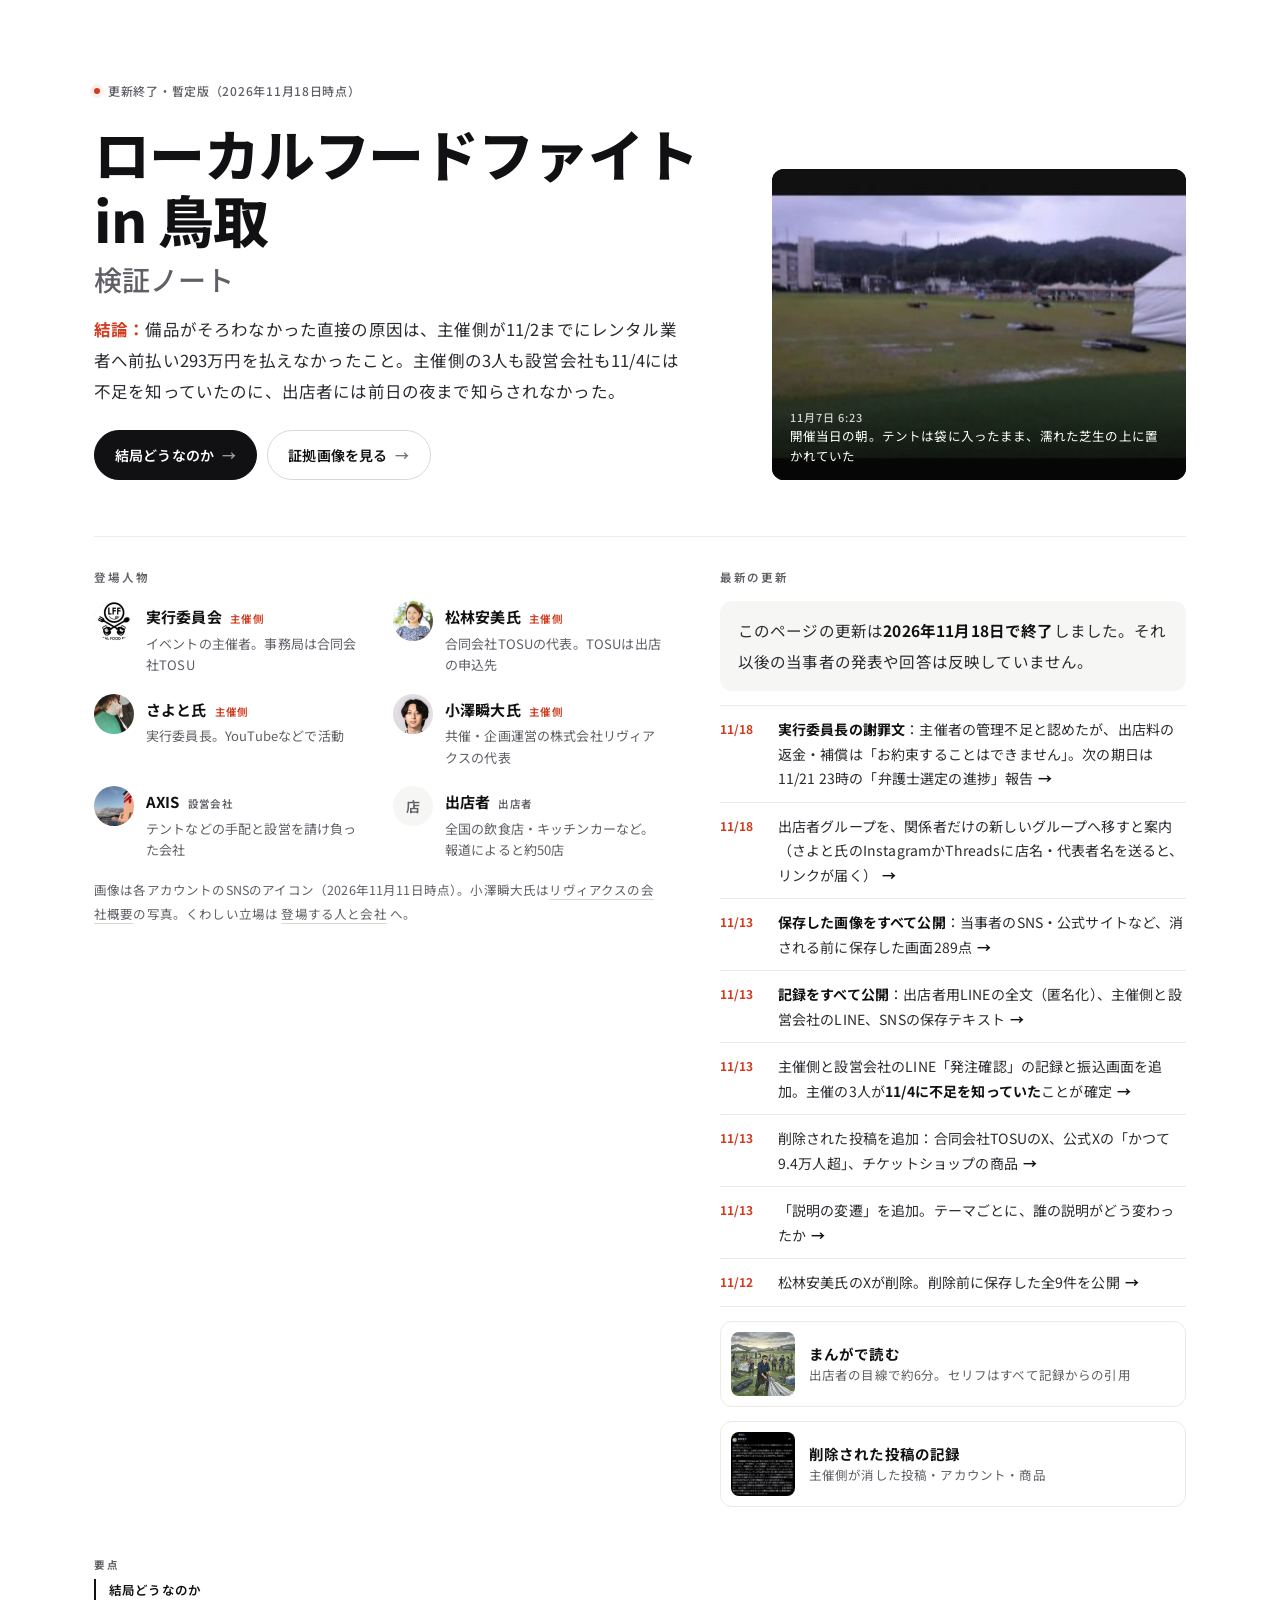
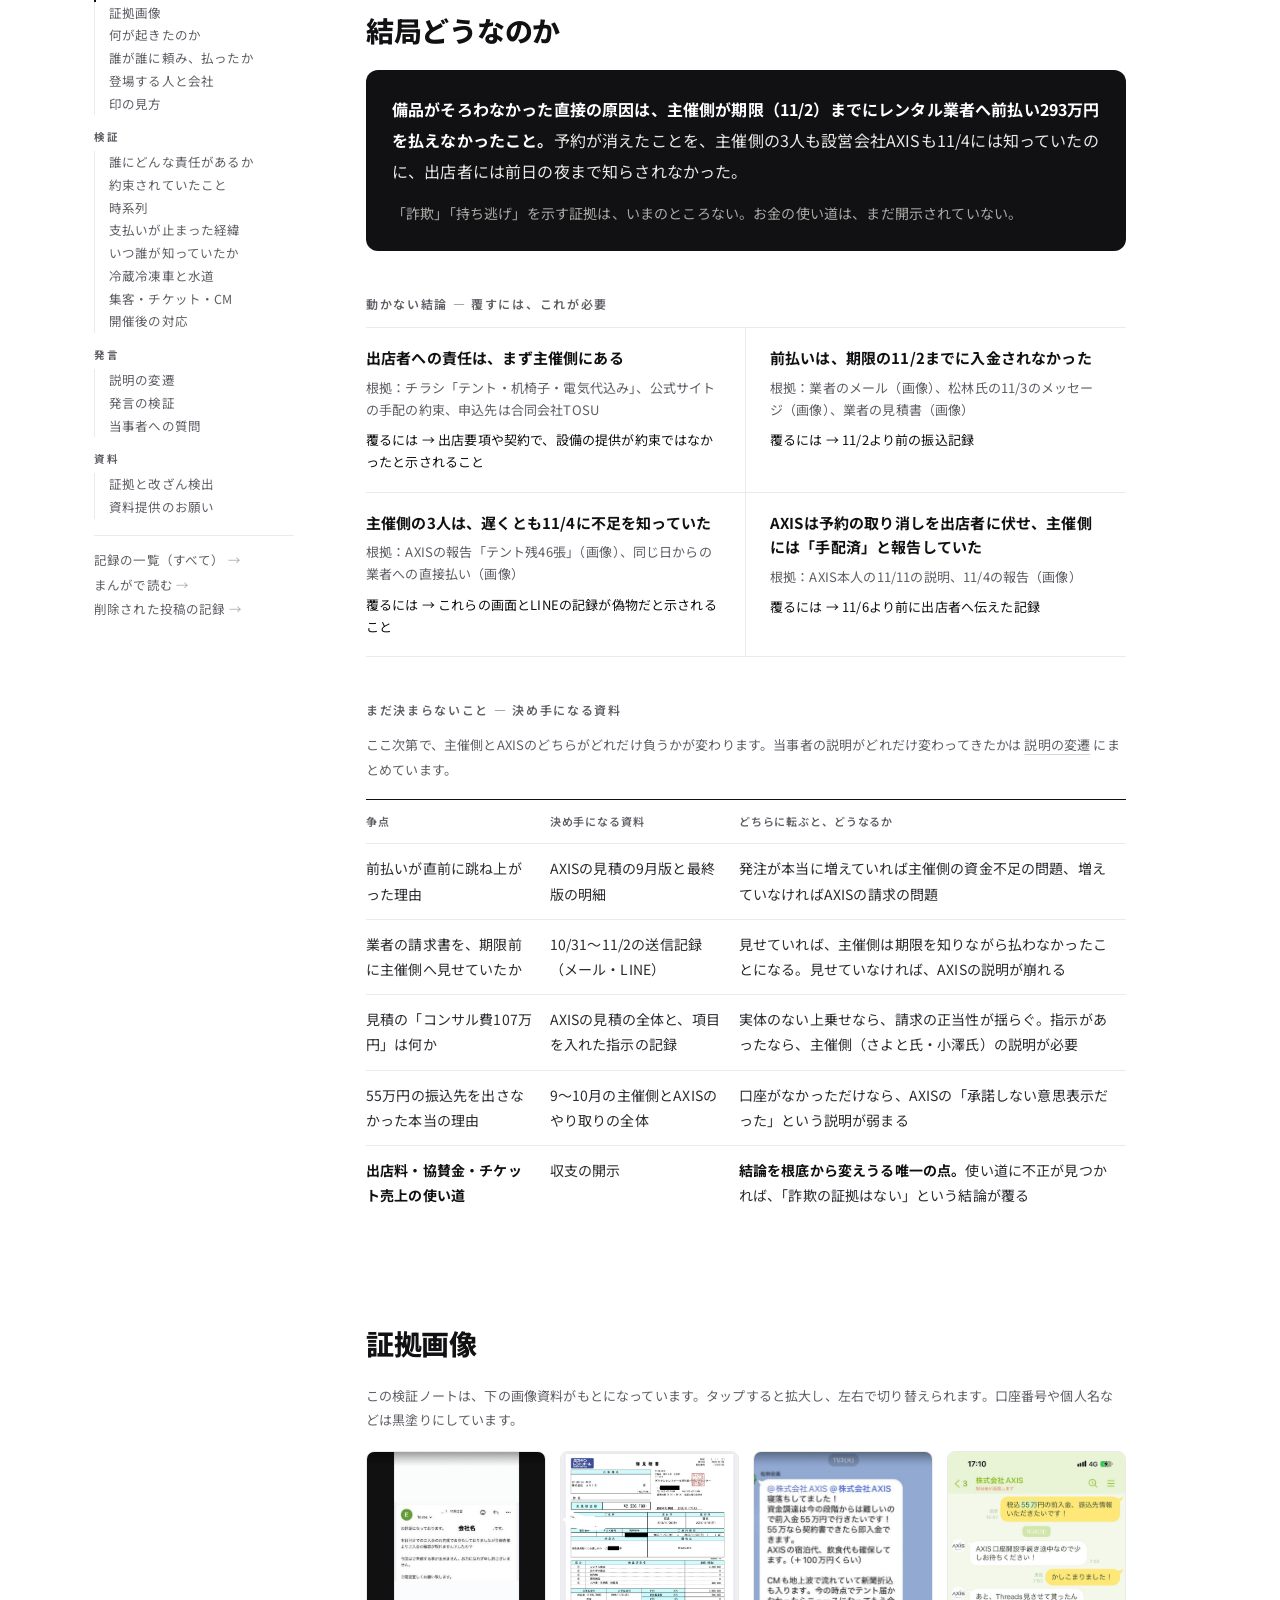
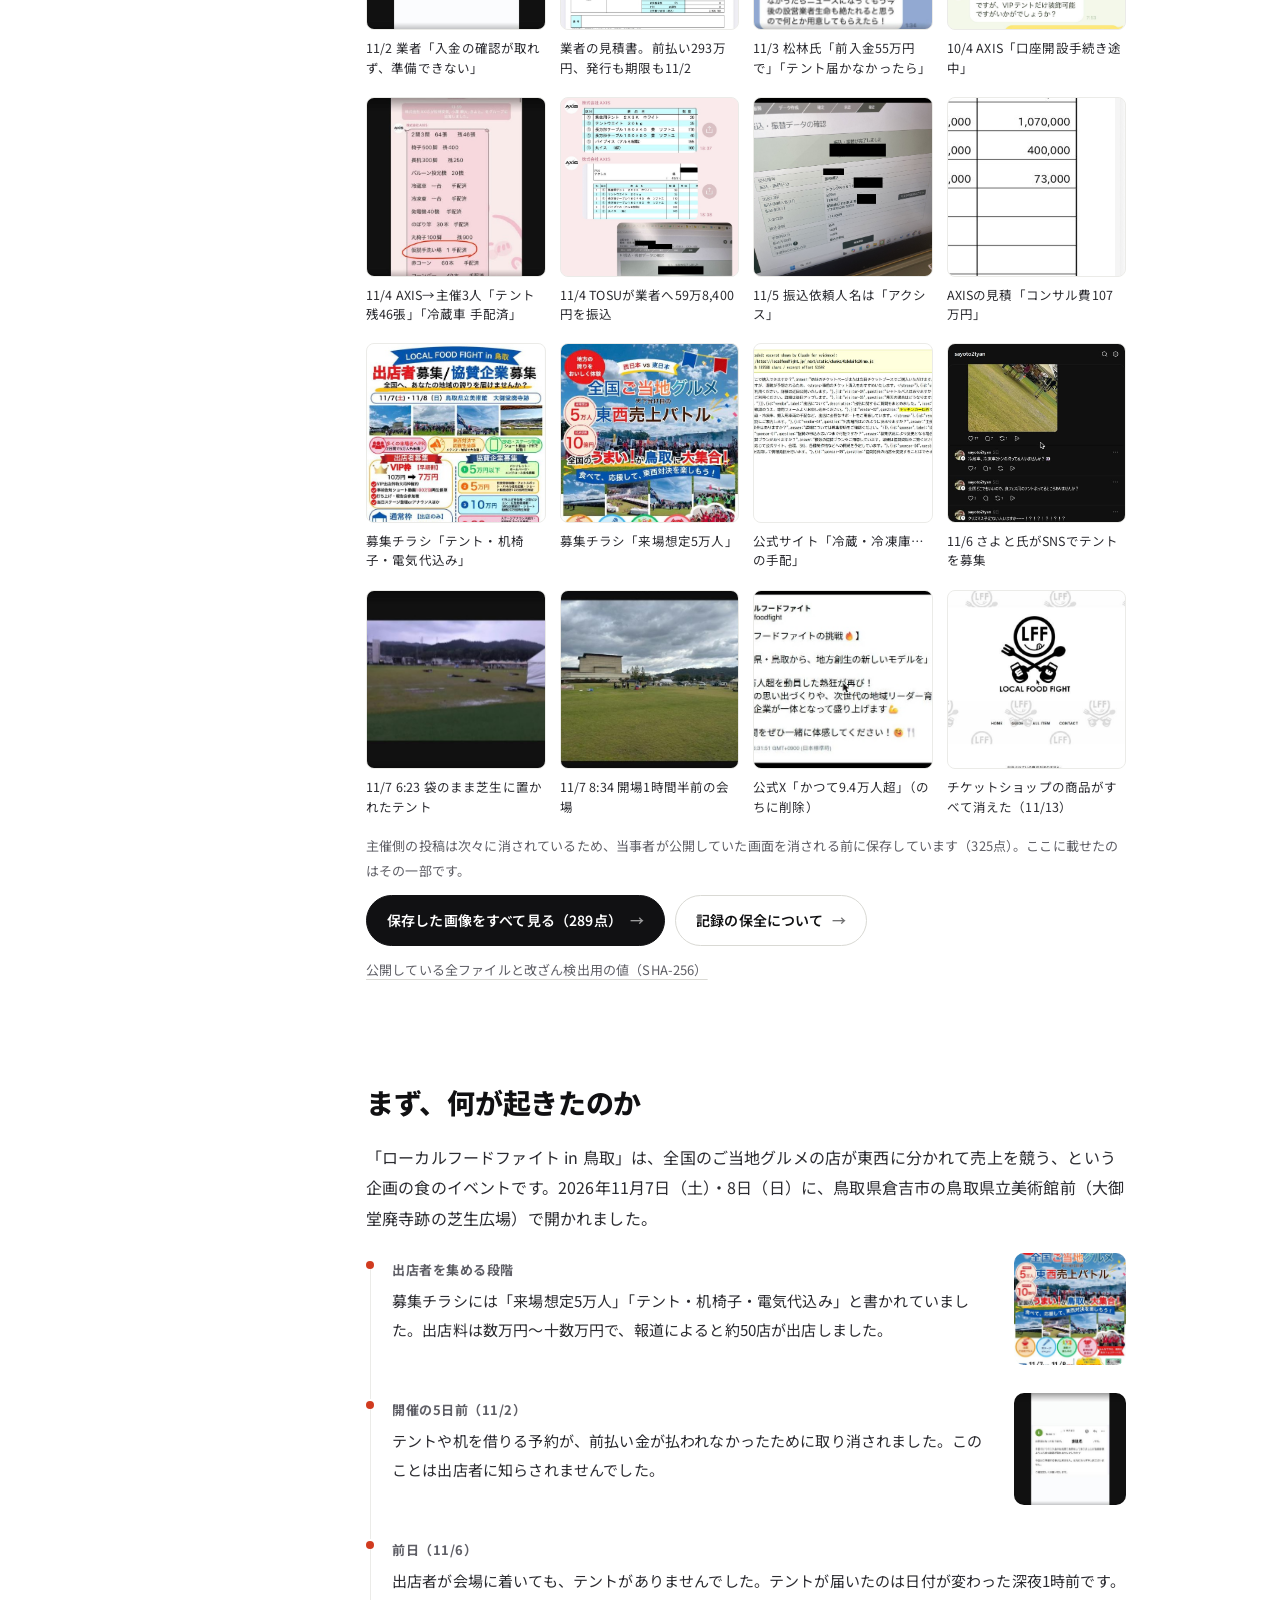
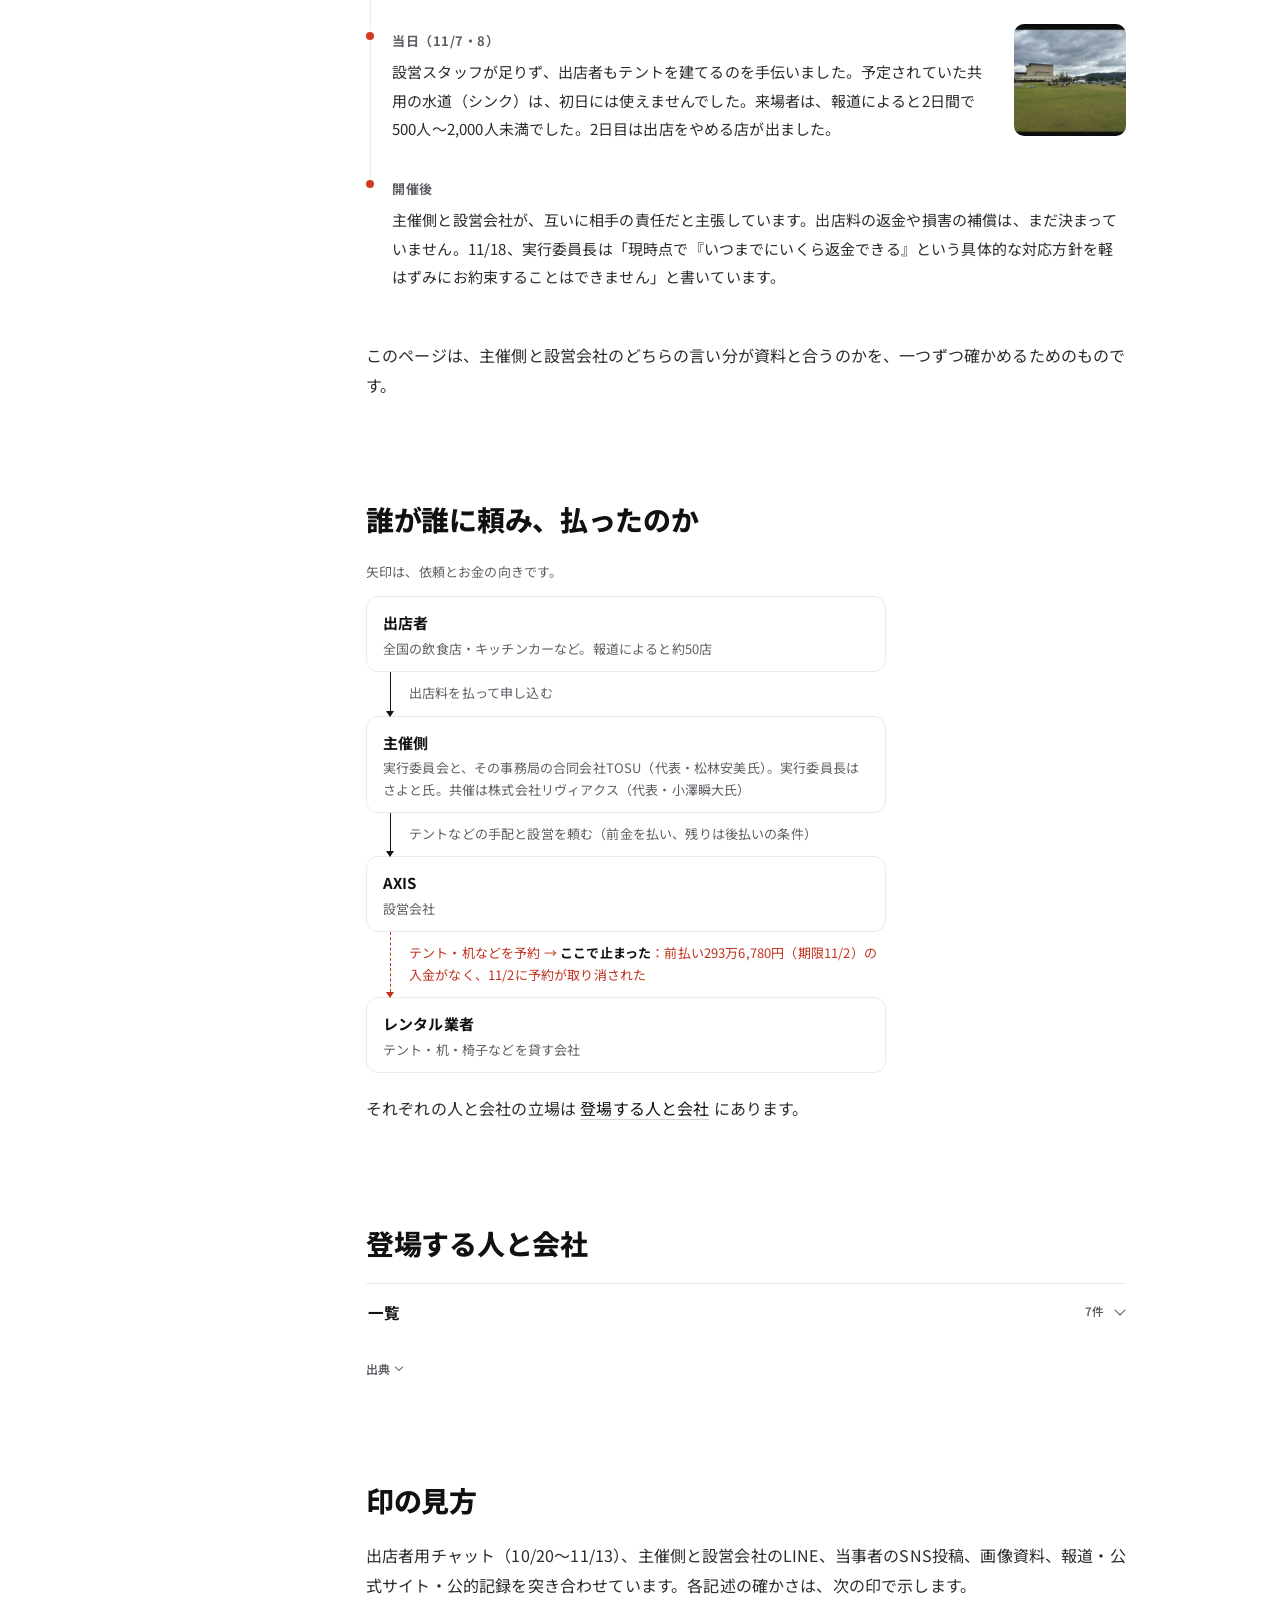
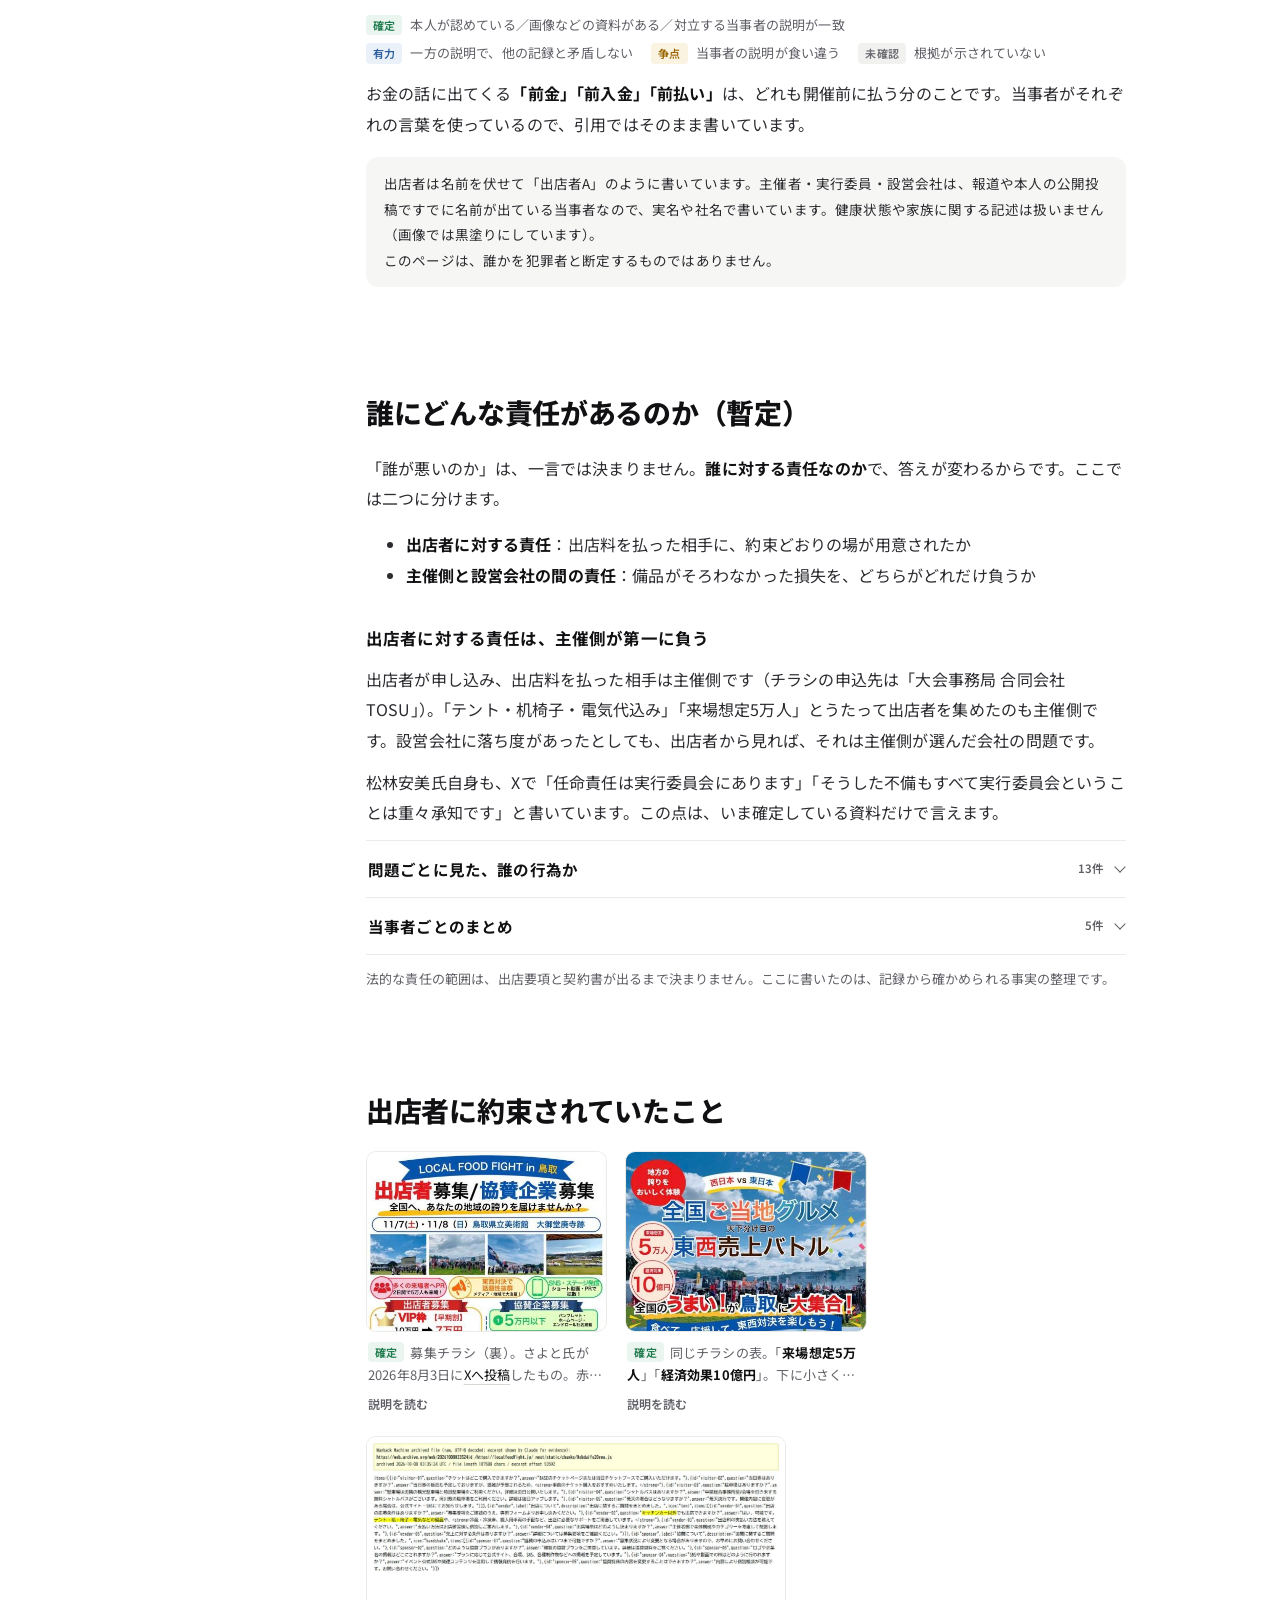
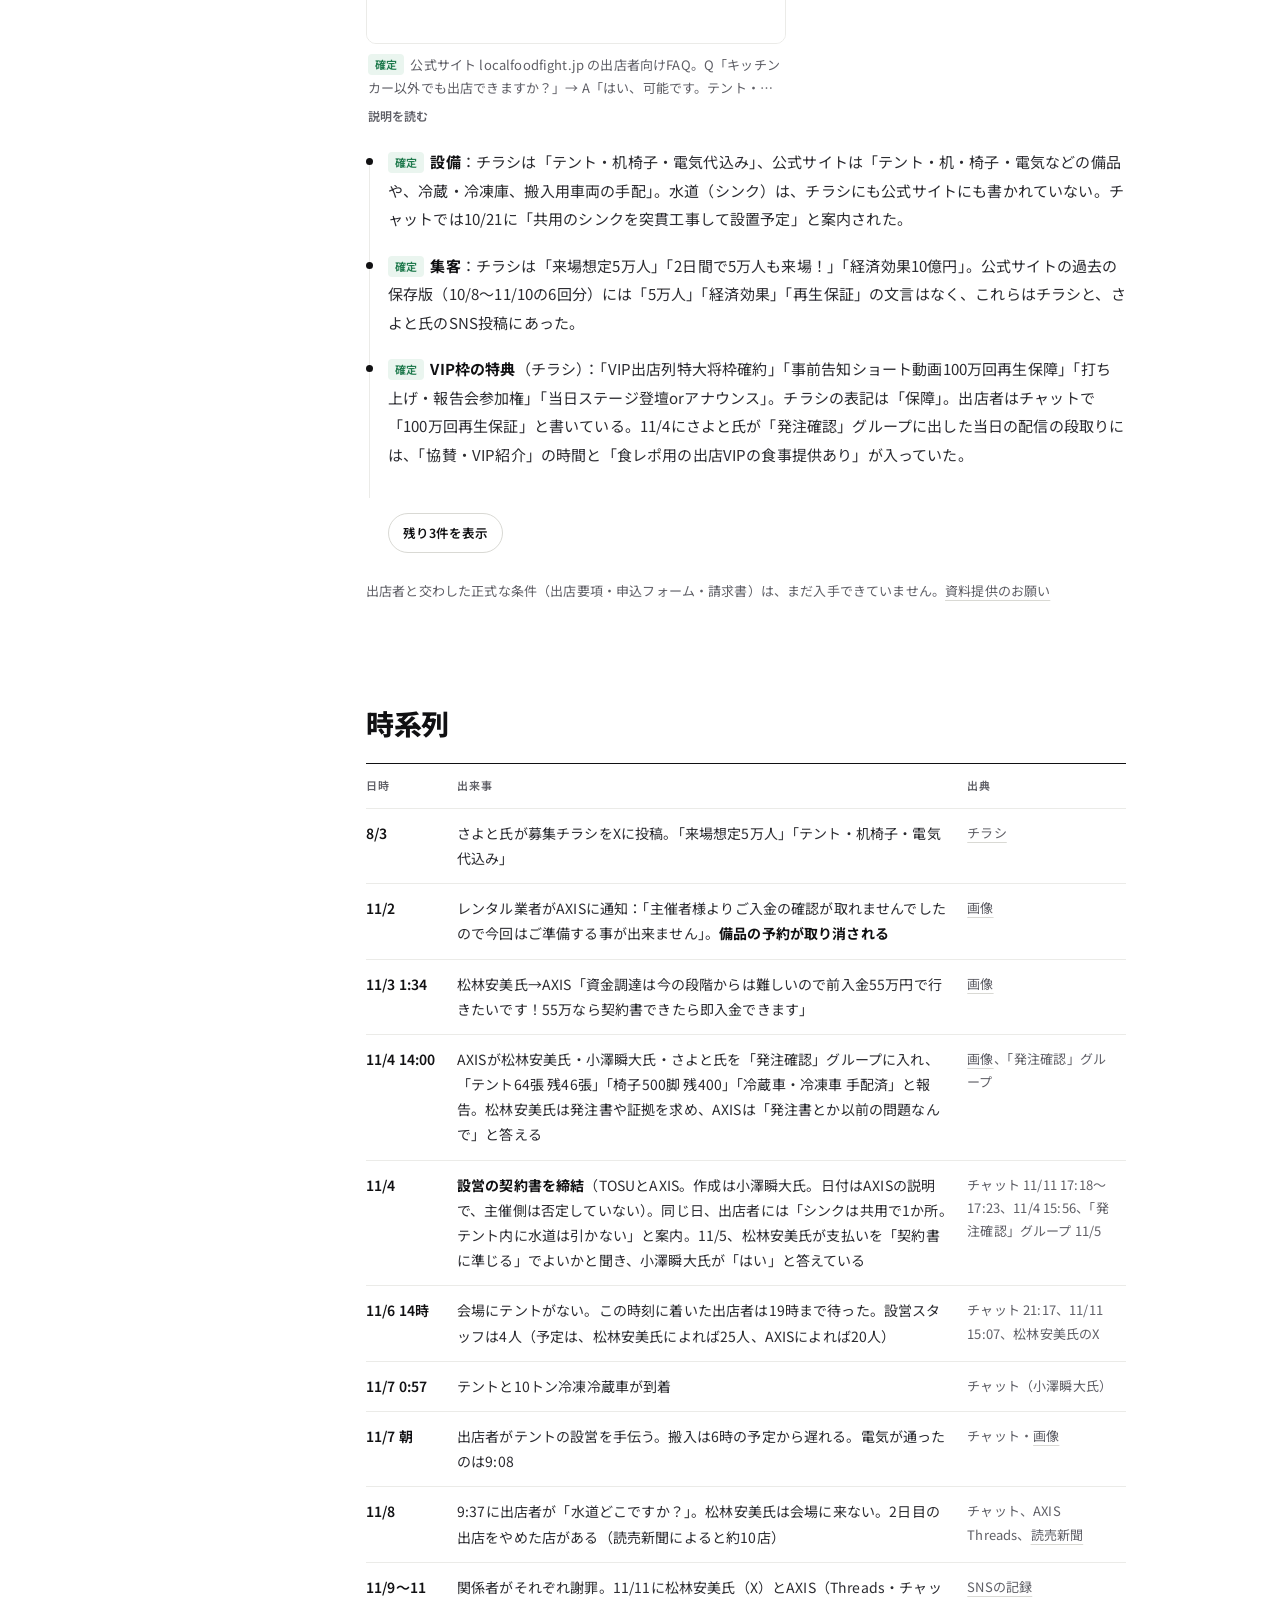
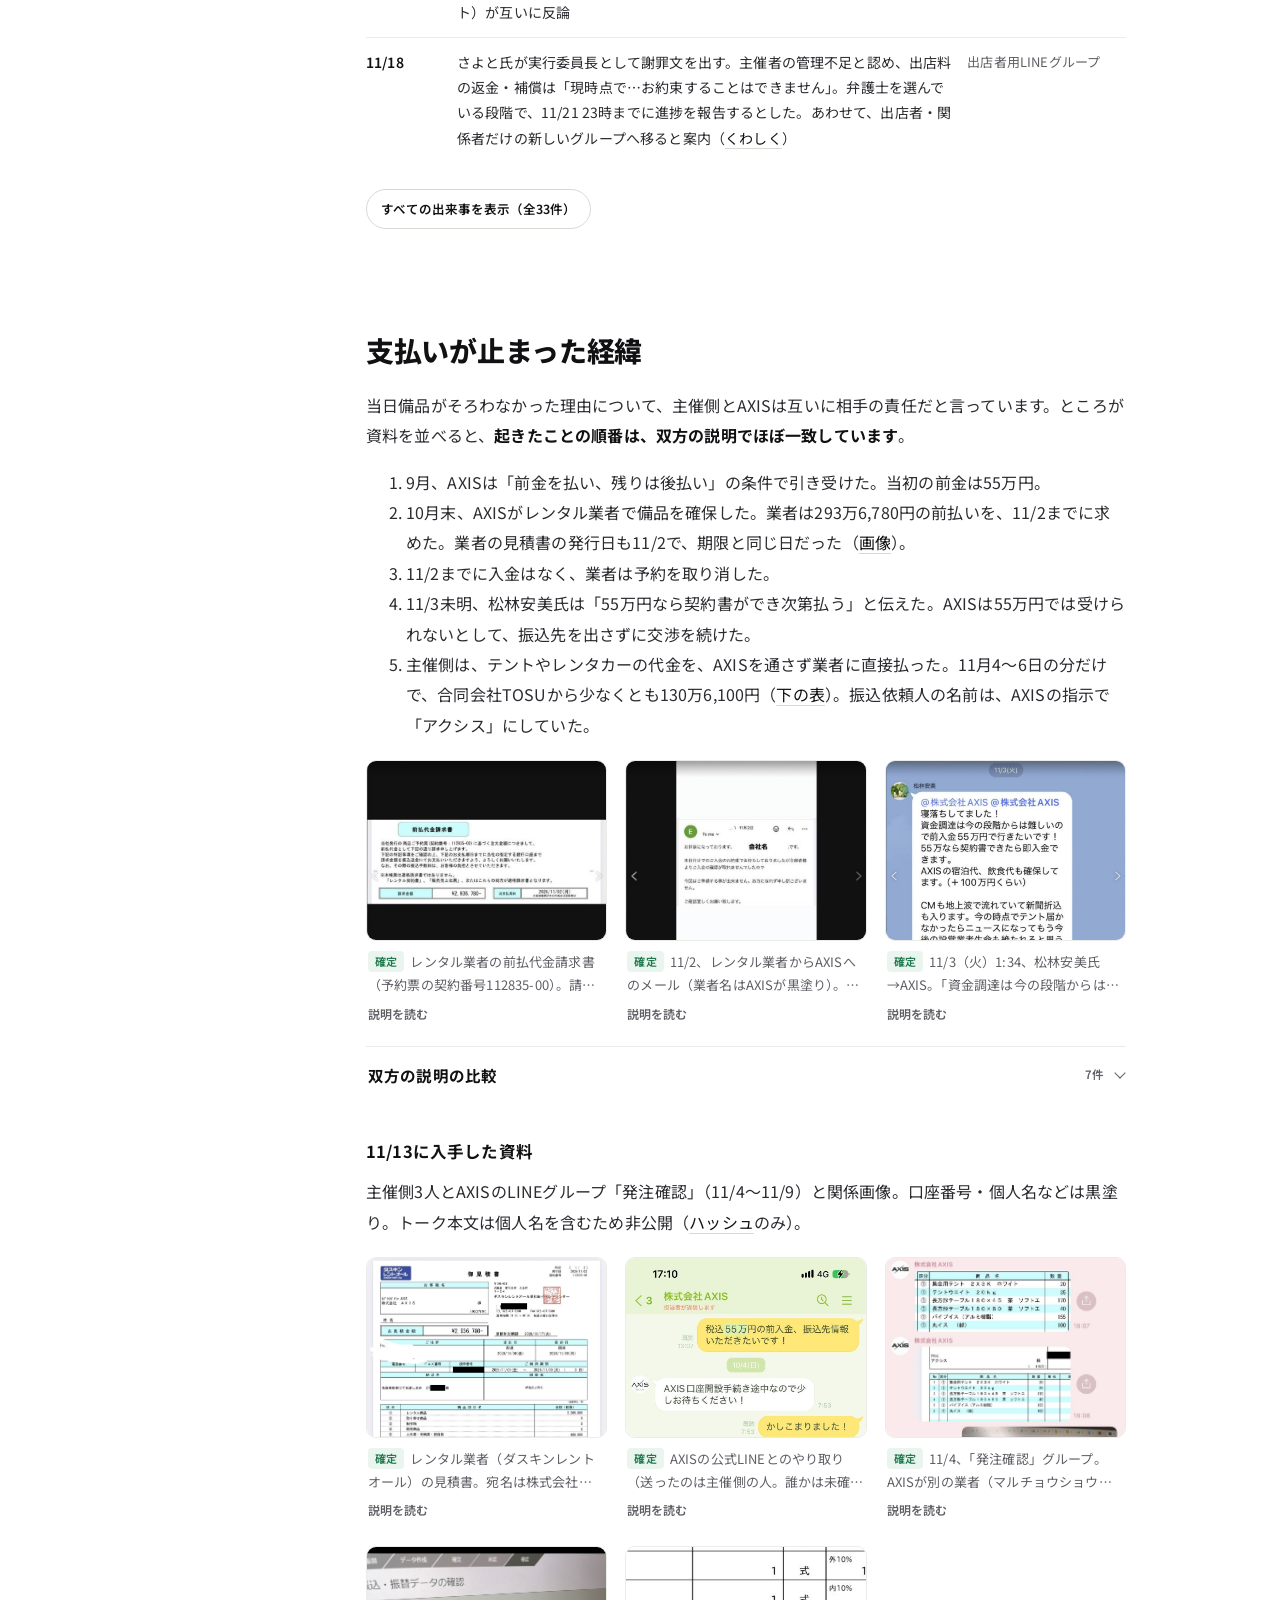
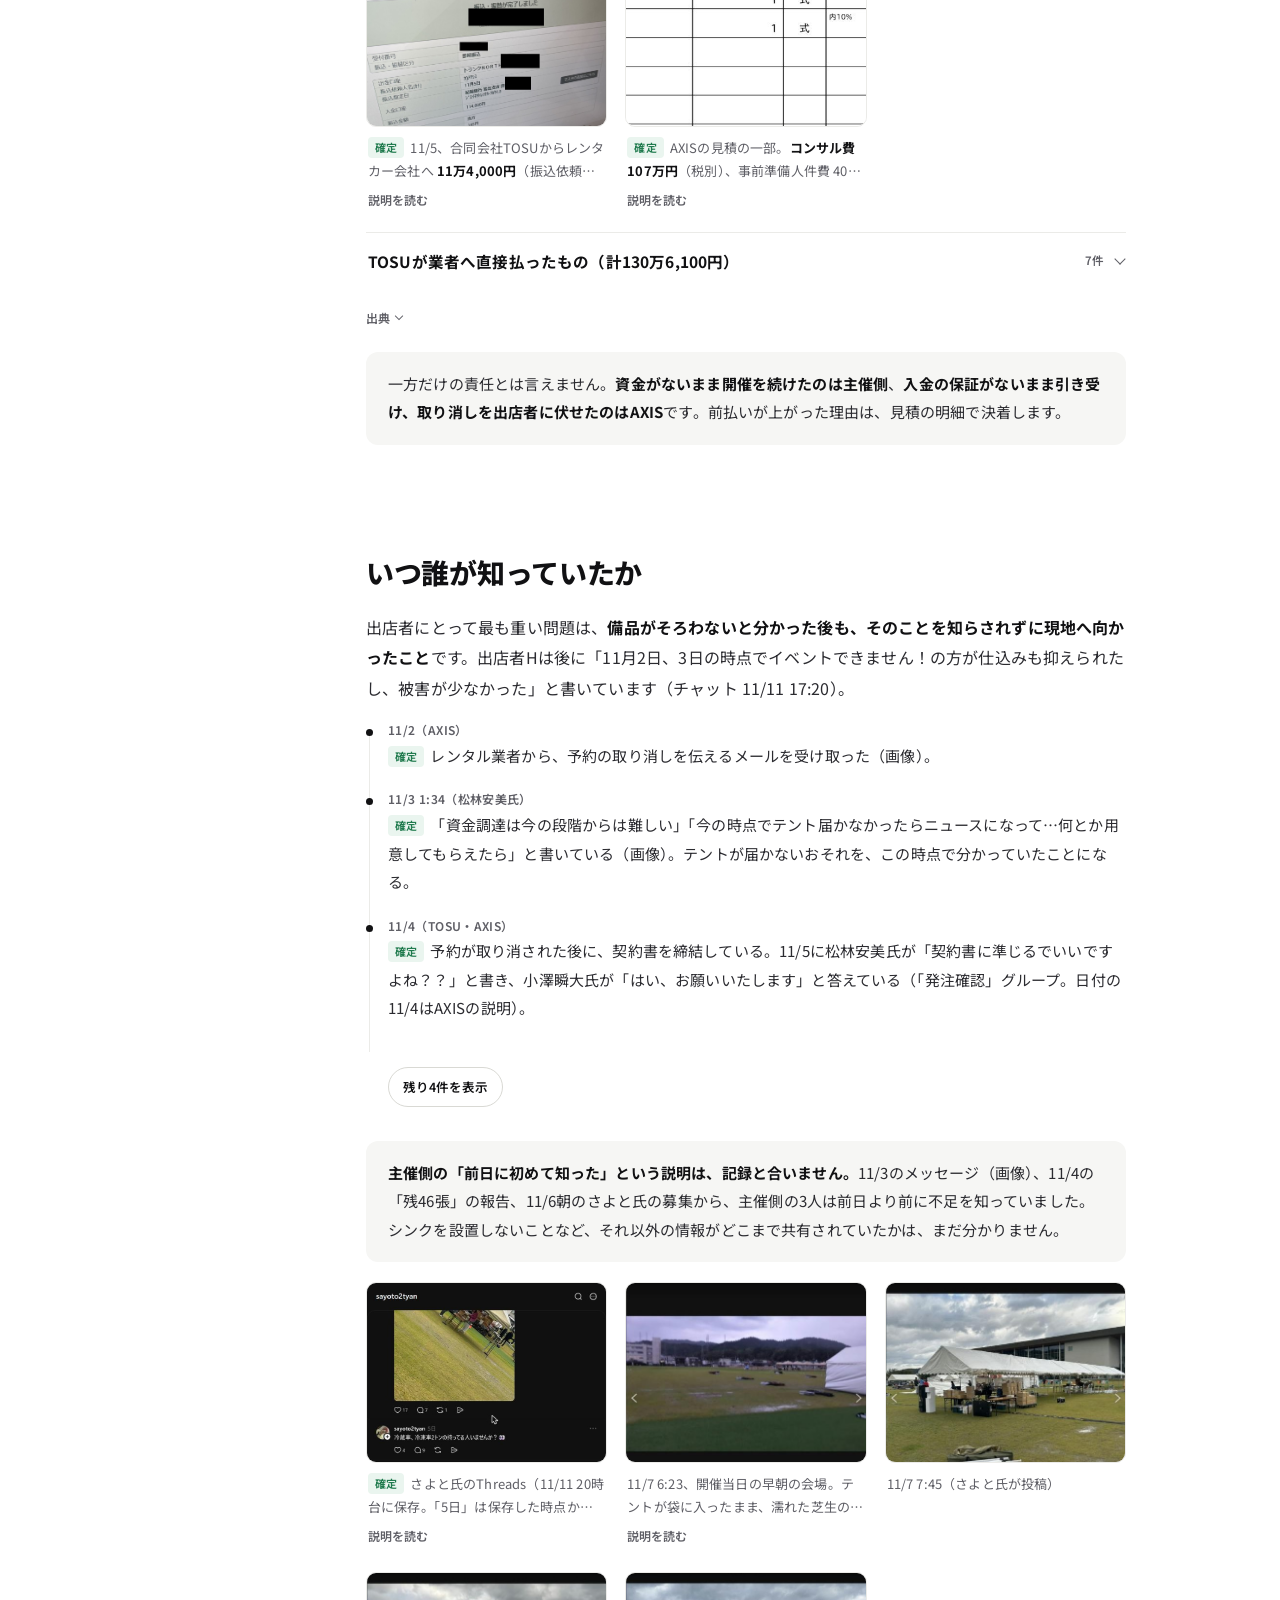
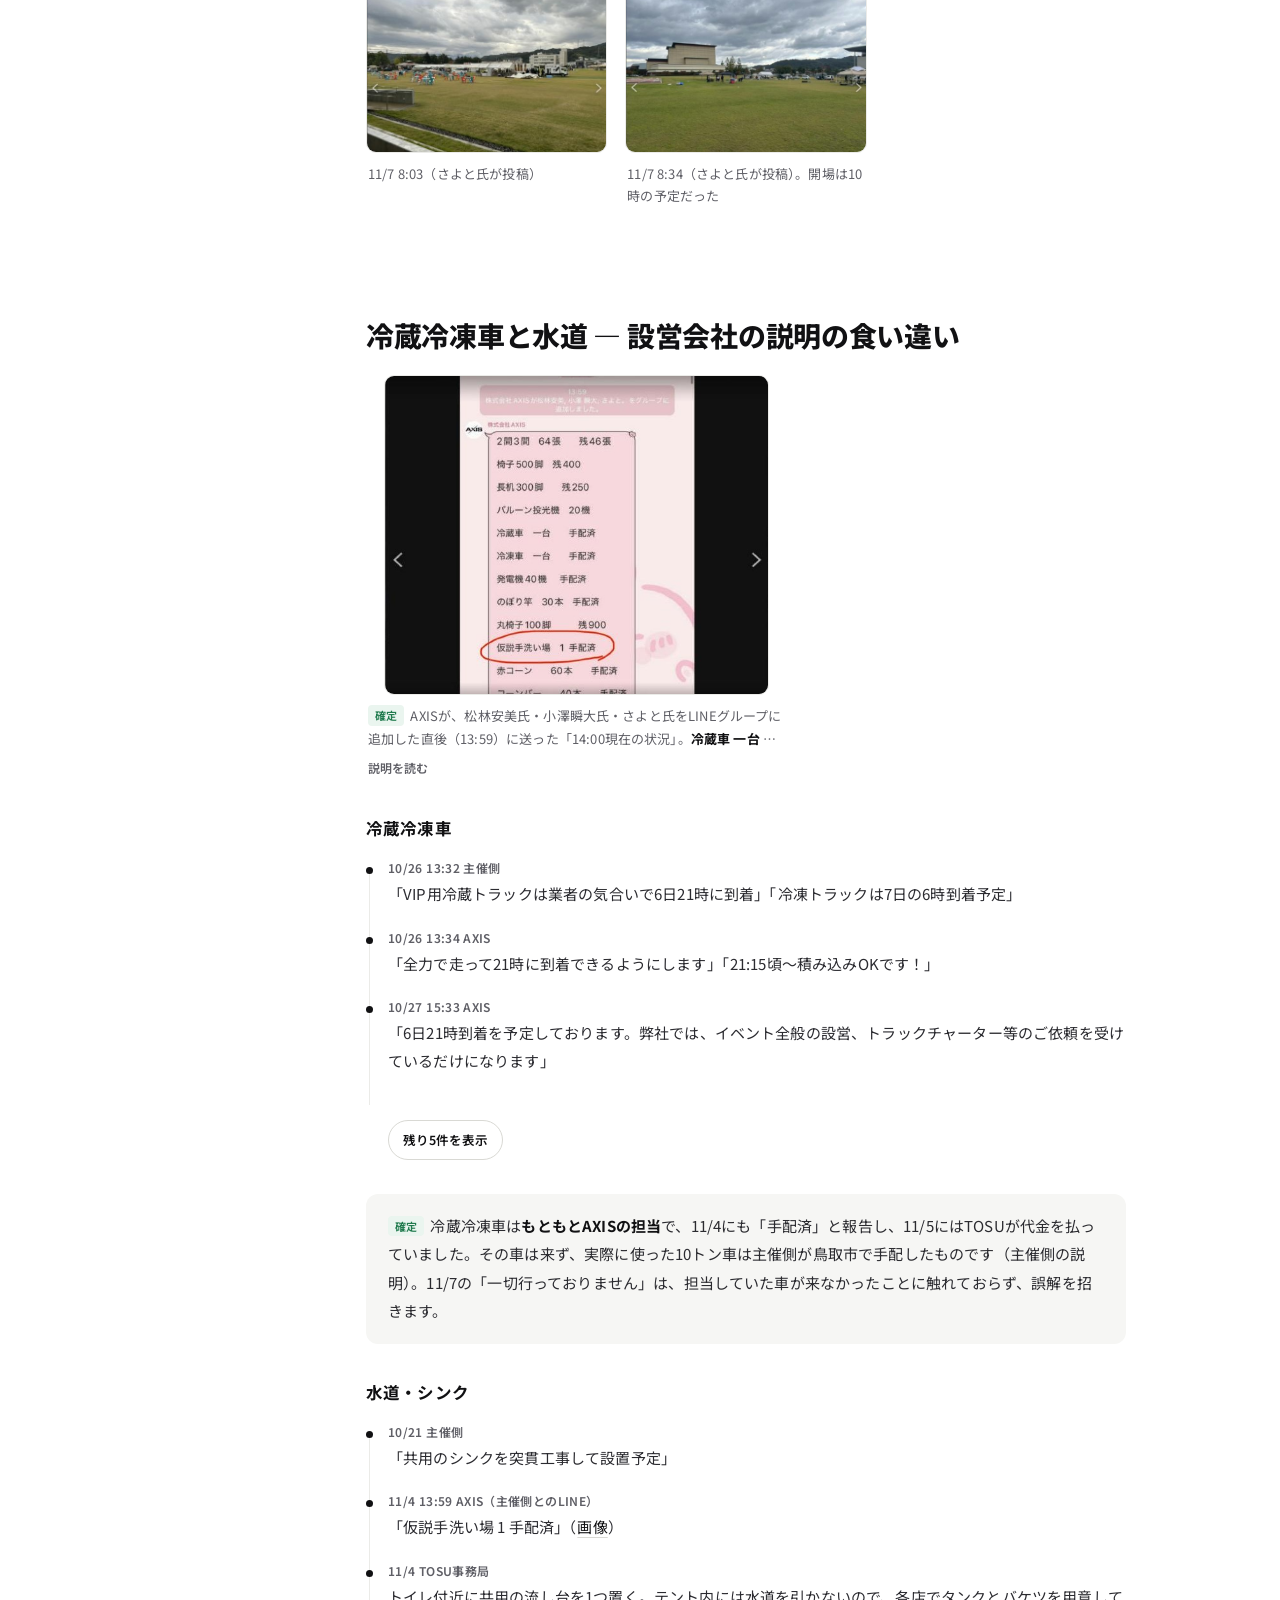
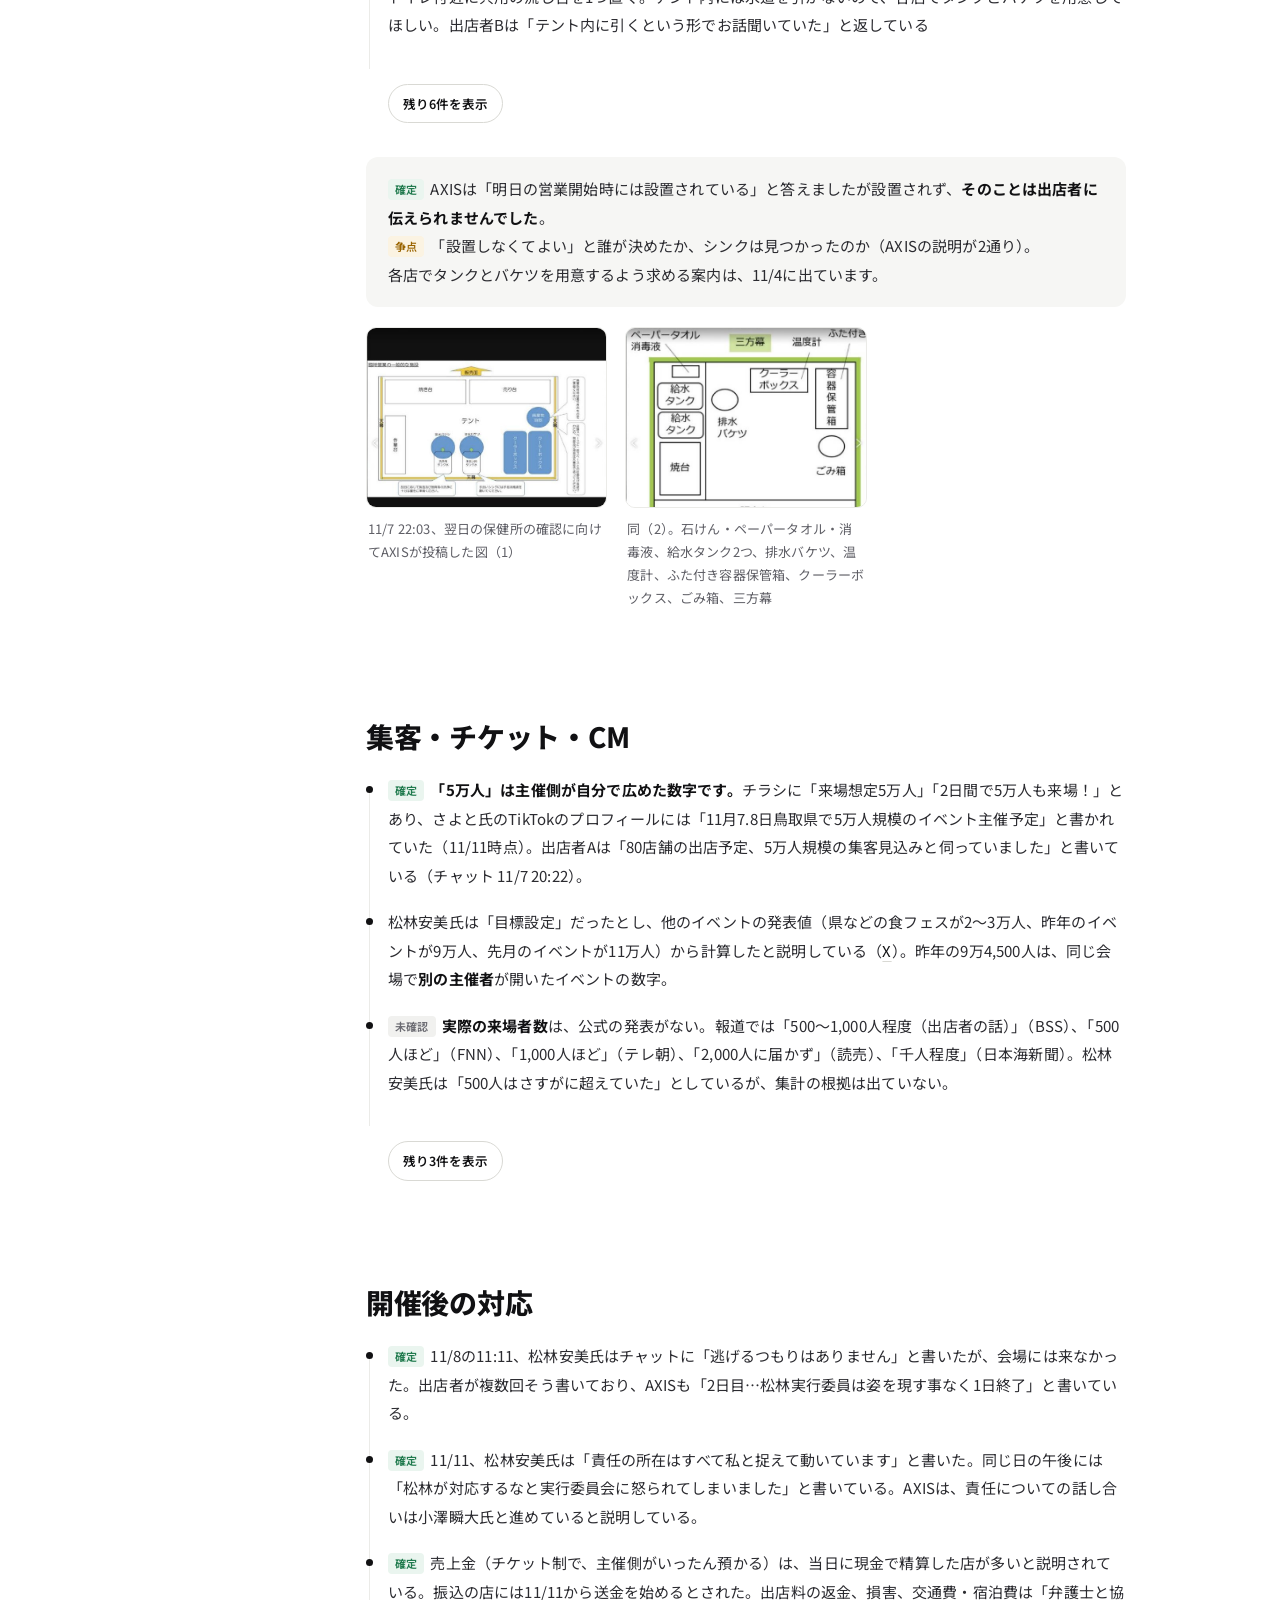
<file: index.html>
<!doctype html>
<html lang="ja">
<head>
<meta charset="utf-8">
<!-- Google Tag Manager -->
<script>(function(w,d,s,l,i){w[l]=w[l]||[];w[l].push({'gtm.start':
new Date().getTime(),event:'gtm.js'});var f=d.getElementsByTagName(s)[0],
j=d.createElement(s),dl=l!='dataLayer'?'&l='+l:'';j.async=true;j.src=
'https://www.googletagmanager.com/gtm.js?id='+i+dl;f.parentNode.insertBefore(j,f);
})(window,document,'script','dataLayer','GTM-5VJ6V8SR');</script>
<!-- End Google Tag Manager -->
<!-- Google tag (gtag.js) -->
<script async src="https://www.googletagmanager.com/gtag/js?id=G-WRLJP6FQFK"></script>
<script>
  window.dataLayer = window.dataLayer || [];
  function gtag(){dataLayer.push(arguments);}
  gtag('js', new Date());
  gtag('config', 'G-WRLJP6FQFK');
</script>
<meta name="viewport" content="width=device-width, initial-scale=1">
<title>ローカルフードファイト in 鳥取 検証ノート｜何が起きたのかを記録と画像で確かめる</title>
<meta property="og:type" content="article">
<meta property="og:site_name" content="LFF鳥取 検証ノート">
<meta property="og:title" content="ローカルフードファイト in 鳥取で何が起きたのか｜検証ノート">
<meta property="og:description" content="テントはなぜ届かなかったのか、誰がいつ知っていたのか。出店者用チャット、主催側と設営会社のLINE、振込画面、削除された投稿から確かめた記録。">
<meta property="og:url" content="https://kitsuneudonjp.github.io/lff/">
<meta property="og:image" content="https://kitsuneudonjp.github.io/lff/img/ogp.jpg">
<meta property="og:image:width" content="1200">
<meta property="og:image:height" content="630">
<meta property="og:locale" content="ja_JP">
<meta name="twitter:card" content="summary_large_image">
<link rel="canonical" href="https://kitsuneudonjp.github.io/lff/">

<meta name="description" content="ローカルフードファイト in 鳥取（2026年11月7〜8日・倉吉）で何が起きたのかを、出店者用チャットの記録・当事者の公開投稿・画像資料・報道から検証する暫定版ノート。">
<link rel="preconnect" href="https://fonts.googleapis.com">
<link rel="preconnect" href="https://fonts.gstatic.com" crossorigin>
<link href="https://fonts.googleapis.com/css2?family=Noto+Sans+JP:wght@400;500;700;900&display=swap" rel="stylesheet">
<link rel="stylesheet" href="style.css?v=18">
</head>
<body>
<!-- Google Tag Manager (noscript) -->
<noscript><iframe src="https://www.googletagmanager.com/ns.html?id=GTM-5VJ6V8SR"
height="0" width="0" style="display:none;visibility:hidden"></iframe></noscript>
<!-- End Google Tag Manager (noscript) -->
<header class="top">
  <div class="hero">
    <div class="hero-text">
      <span class="status">更新終了・暫定版（2026年11月18日時点）</span>
      <h1>ローカルフードファイト in 鳥取 <span>検証ノート</span></h1>
      <p class="lede"><b>結論：</b>備品がそろわなかった直接の原因は、主催側が11/2までにレンタル業者へ前払い293万円を払えなかったこと。主催側の3人も設営会社も11/4には不足を知っていたのに、出店者には前日の夜まで知らされなかった。</p>
      <div class="cta"><a class="btn primary" href="#focus">結局どうなのか</a><a class="btn" href="#gallery">証拠画像を見る</a></div>
    </div>
    <a class="hero-photo" href="#fig-tents">
      <img src="evidence/line/LI13a_1107_0623_tents_on_ground.jpg" alt="11月7日早朝、雨上がりの芝生にテントが袋に入ったまま置かれている会場" width="491" height="408">
      <span><b>11月7日 6:23</b>開催当日の朝。テントは袋に入ったまま、濡れた芝生の上に置かれていた</span>
    </a>
  </div>
  <div class="intro">
    <div class="cast">
      <h2>登場人物</h2>
      <ul>
        <li><img src="img/cast_lff.jpg" alt="" width="160" height="160"><div><b>実行委員会</b><span class="side">主催側</span><p>イベントの主催者。事務局は合同会社TOSU</p></div></li>
        <li><img src="img/cast_matsubayashi.jpg" alt="" width="160" height="160"><div><b>松林安美氏</b><span class="side">主催側</span><p>合同会社TOSUの代表。TOSUは出店の申込先</p></div></li>
        <li><img src="img/cast_sayoto.jpg" alt="" width="160" height="160"><div><b>さよと氏</b><span class="side">主催側</span><p>実行委員長。YouTubeなどで活動</p></div></li>
        <li><img src="img/cast_ozawa.jpg" alt="" width="160" height="160"><div><b>小澤瞬大氏</b><span class="side">主催側</span><p>共催・企画運営の株式会社リヴィアクスの代表</p></div></li>
        <li><img src="img/cast_axis.jpg" alt="" width="160" height="160"><div><b>AXIS</b><span class="side alt">設営会社</span><p>テントなどの手配と設営を請け負った会社</p></div></li>
        <li><i aria-hidden="true">店</i><div><b>出店者</b><span class="side alt">出店者</span><p>全国の飲食店・キッチンカーなど。報道によると約50店</p></div></li>
      </ul>
      <p class="credit">画像は各アカウントのSNSのアイコン（2026年11月11日時点）。小澤瞬大氏は<a href="https://reviax.co.jp/company">リヴィアクスの会社概要</a>の写真。くわしい立場は <a href="#people">登場する人と会社</a> へ。</p>
    </div>
    <div class="story">
      <h2>最新の更新</h2>
      <p class="warn">このページの更新は<b>2026年11月18日で終了</b>しました。それ以後の当事者の発表や回答は反映していません。</p>
      <ul class="updates">
        <li><time>11/18</time><b>実行委員長の謝罪文</b>：主催者の管理不足と認めたが、出店料の返金・補償は「お約束することはできません」。次の期日は11/21 23時の「弁護士選定の進捗」報告 <a href="#apology-1118">→</a></li>
        <li><time>11/18</time>出店者グループを、関係者だけの新しいグループへ移すと案内（さよと氏のInstagramかThreadsに店名・代表者名を送ると、リンクが届く） <a href="#apology-1118">→</a></li>
        <li><time>11/13</time><b>保存した画像をすべて公開</b>：当事者のSNS・公式サイトなど、消される前に保存した画面289点 <a href="records.html#keep">→</a></li>
        <li><time>11/13</time><b>記録をすべて公開</b>：出店者用LINEの全文（匿名化）、主催側と設営会社のLINE、SNSの保存テキスト <a href="records.html">→</a></li>
        <li><time>11/13</time>主催側と設営会社のLINE「発注確認」の記録と振込画面を追加。主催の3人が<b>11/4に不足を知っていた</b>ことが確定 <a href="#knew">→</a></li>
        <li><time>11/13</time>削除された投稿を追加：合同会社TOSUのX、公式Xの「かつて9.4万人超」、チケットショップの商品 <a href="deleted.html#tosu-x">→</a></li>
        <li><time>11/13</time>「説明の変遷」を追加。テーマごとに、誰の説明がどう変わったか <a href="#credibility">→</a></li>
        <li><time>11/12</time>松林安美氏のXが削除。削除前に保存した全9件を公開 <a href="deleted.html">→</a></li>
      </ul>
      <a class="manga-link" href="manga.html"><img src="manga/p20.webp" alt="" width="900" height="900" loading="lazy"><span><b>まんがで読む</b>出店者の目線で約6分。セリフはすべて記録からの引用</span></a>
      <a class="manga-link" href="deleted.html"><img src="evidence/sns/x_ms759sk/01_2120317312121368663_a.jpg" alt="" width="599" height="765" loading="lazy" style="object-position:top"><span><b>削除された投稿の記録</b>主催側が消した投稿・アカウント・商品</span></a>
    </div>
  </div>
</header>

<div class="wrap">
<nav class="toc" aria-label="目次">
  <details open>
  <summary>目次</summary>
  <div>
  <p class="toc-g">要点</p>
  <ol>
    <li><a href="#focus">結局どうなのか</a></li>
    <li><a href="#gallery">証拠画像</a></li>
    <li><a href="#overview">何が起きたのか</a></li>
    <li><a href="#quick">誰が誰に頼み、払ったか</a></li>
    <li><a href="#people">登場する人と会社</a></li>
    <li><a href="#about">印の見方</a></li>
  </ol>
  <p class="toc-g">検証</p>
  <ol>
    <li><a href="#responsibility">誰にどんな責任があるか</a></li>
    <li><a href="#promises">約束されていたこと</a></li>
    <li><a href="#timeline">時系列</a></li>
    <li><a href="#money">支払いが止まった経緯</a></li>
    <li><a href="#knew">いつ誰が知っていたか</a></li>
    <li><a href="#equip">冷蔵冷凍車と水道</a></li>
    <li><a href="#crowd">集客・チケット・CM</a></li>
    <li><a href="#after">開催後の対応</a></li>
  </ol>
  <p class="toc-g">発言</p>
  <ol>
    <li><a href="#credibility">説明の変遷</a></li>
    <li><a href="#claims">発言の検証</a></li>
    <li><a href="#questions">当事者への質問</a></li>
  </ol>
  <p class="toc-g">資料</p>
  <ol>
    <li><a href="#evidence">証拠と改ざん検出</a></li>
    <li><a href="#contribute">資料提供のお願い</a></li>
  </ol>
  <ul class="toc-sub">
    <li><a href="records.html">記録の一覧（すべて）</a></li>
    <li><a href="manga.html">まんがで読む</a></li>
    <li><a href="deleted.html">削除された投稿の記録</a></li>
  </ul>
  </div>
  </details>
</nav>

<main>

<section id="focus">
<h2>結局どうなのか</h2>
<div class="bottom">
  <p><b>備品がそろわなかった直接の原因は、主催側が期限（11/2）までにレンタル業者へ前払い293万円を払えなかったこと。</b>予約が消えたことを、主催側の3人も設営会社AXISも11/4には知っていたのに、出店者には前日の夜まで知らされなかった。</p>
  <p>「詐欺」「持ち逃げ」を示す証拠は、いまのところない。お金の使い道は、まだ開示されていない。</p>
</div>

<h3 class="fh">動かない結論 ― 覆すには、これが必要</h3>
<div class="holds">
  <div><b>出店者への責任は、まず主催側にある</b><span class="ev">根拠：チラシ「テント・机椅子・電気代込み」、公式サイトの手配の約束、申込先は合同会社TOSU</span><span class="flip">覆るには → 出店要項や契約で、設備の提供が約束ではなかったと示されること</span></div>
  <div><b>前払いは、期限の11/2までに入金されなかった</b><span class="ev">根拠：業者のメール（画像）、松林氏の11/3のメッセージ（画像）、業者の見積書（画像）</span><span class="flip">覆るには → 11/2より前の振込記録</span></div>
  <div><b>主催側の3人は、遅くとも11/4に不足を知っていた</b><span class="ev">根拠：AXISの報告「テント残46張」（画像）、同じ日からの業者への直接払い（画像）</span><span class="flip">覆るには → これらの画面とLINEの記録が偽物だと示されること</span></div>
  <div><b>AXISは予約の取り消しを出店者に伏せ、主催側には「手配済」と報告していた</b><span class="ev">根拠：AXIS本人の11/11の説明、11/4の報告（画像）</span><span class="flip">覆るには → 11/6より前に出店者へ伝えた記録</span></div>
</div>

<h3 class="fh">まだ決まらないこと ― 決め手になる資料</h3>
<p class="src">ここ次第で、主催側とAXISのどちらがどれだけ負うかが変わります。当事者の説明がどれだけ変わってきたかは <a href="#credibility">説明の変遷</a> にまとめています。</p>
<div class="tbl"><table>
<tr><th>争点</th><th>決め手になる資料</th><th>どちらに転ぶと、どうなるか</th></tr>
<tr><td>前払いが直前に跳ね上がった理由</td><td>AXISの見積の9月版と最終版の明細</td><td>発注が本当に増えていれば主催側の資金不足の問題、増えていなければAXISの請求の問題</td></tr>
<tr><td>業者の請求書を、期限前に主催側へ見せていたか</td><td>10/31〜11/2の送信記録（メール・LINE）</td><td>見せていれば、主催側は期限を知りながら払わなかったことになる。見せていなければ、AXISの説明が崩れる</td></tr>
<tr><td>見積の「コンサル費107万円」は何か</td><td>AXISの見積の全体と、項目を入れた指示の記録</td><td>実体のない上乗せなら、請求の正当性が揺らぐ。指示があったなら、主催側（さよと氏・小澤氏）の説明が必要</td></tr>
<tr><td>55万円の振込先を出さなかった本当の理由</td><td>9〜10月の主催側とAXISのやり取りの全体</td><td>口座がなかっただけなら、AXISの「承諾しない意思表示だった」という説明が弱まる</td></tr>
<tr><td><b>出店料・協賛金・チケット売上の使い道</b></td><td>収支の開示</td><td><b>結論を根底から変えうる唯一の点。</b>使い道に不正が見つかれば、「詐欺の証拠はない」という結論が覆る</td></tr>
</table></div>
</section>

<section id="gallery">
<h2>証拠画像</h2>
<p class="src">この検証ノートは、下の画像資料がもとになっています。タップすると拡大し、左右で切り替えられます。口座番号や個人名などは黒塗りにしています。</p>
<div class="evgrid">
  <figure><img src="evidence/line/LI04_vendor_mail_1102_no_payment.jpg" alt="11/2 業者「入金の確認が取れず、準備できない」" loading="lazy"><figcaption>11/2 業者「入金の確認が取れず、準備できない」</figcaption></figure>
  <figure><img src="evidence/line/LI22a_duskin_estimate_1102_2936780yen.jpg" alt="業者の見積書。前払い293万円、発行も期限も11/2" loading="lazy"><figcaption>業者の見積書。前払い293万円、発行も期限も11/2</figcaption></figure>
  <figure><img src="evidence/line/LI02_1103_matsubayashi_to_axis_55man.jpg" alt="11/3 松林氏「前入金55万円で」「テント届かなかったら」" loading="lazy"><figcaption>11/3 松林氏「前入金55万円で」「テント届かなかったら」</figcaption></figure>
  <figure><img src="evidence/line/LI20_axis_line_55man_account_not_opened_1004.jpg" alt="10/4 AXIS「口座開設手続き途中」" loading="lazy"><figcaption>10/4 AXIS「口座開設手続き途中」</figcaption></figure>
  <figure><img src="evidence/line/LI05_axis_status_list_refrigerated_trucks_arranged.jpg" alt="11/4 AXIS→主催3人「テント残46張」「冷蔵車 手配済」" loading="lazy"><figcaption>11/4 AXIS→主催3人「テント残46張」「冷蔵車 手配済」</figcaption></figure>
  <figure><img src="evidence/line/LI23b_order_group_1104_tosu_transfer_598400yen.jpg" alt="11/4 TOSUが業者へ59万8,400円を振込" loading="lazy"><figcaption>11/4 TOSUが業者へ59万8,400円を振込</figcaption></figure>
  <figure><img src="evidence/line/LI24_tosu_transfer_1105_jnet_114000yen_requester_axis.jpg" alt="11/5 振込依頼人名は「アクシス」" loading="lazy"><figcaption>11/5 振込依頼人名は「アクシス」</figcaption></figure>
  <figure><img src="evidence/line/LI21_axis_estimate_consulting_fee_1070000.jpg" alt="AXISの見積「コンサル費107万円」" loading="lazy" style="object-position:right center"><figcaption>AXISの見積「コンサル費107万円」</figcaption></figure>
  <figure><img src="evidence/sns/x_1123sayoto/flyer_20260803_back.jpg" alt="募集チラシ「テント・机椅子・電気代込み」" loading="lazy"><figcaption>募集チラシ「テント・机椅子・電気代込み」</figcaption></figure>
  <figure><img src="evidence/sns/x_1123sayoto/flyer_20260803_front.jpg" alt="募集チラシ「来場想定5万人」" loading="lazy"><figcaption>募集チラシ「来場想定5万人」</figcaption></figure>
  <figure><img src="evidence/official/O02_2_wayback20261008_vendor_faq.jpg" alt="公式サイト「冷蔵・冷凍庫…の手配」" loading="lazy"><figcaption>公式サイト「冷蔵・冷凍庫…の手配」</figcaption></figure>
  <figure><img src="evidence/sns/threads_sayoto2tyan/01_timeline_06.jpg" alt="11/6 さよと氏がSNSでテントを募集" loading="lazy"><figcaption>11/6 さよと氏がSNSでテントを募集</figcaption></figure>
  <figure><img src="evidence/line/LI13a_1107_0623_tents_on_ground.jpg" alt="11/7 6:23 袋のまま芝生に置かれたテント" loading="lazy"><figcaption>11/7 6:23 袋のまま芝生に置かれたテント</figcaption></figure>
  <figure><img src="evidence/line/LI12b_1107_0834_venue_1.jpg" alt="11/7 8:34 開場1時間半前の会場" loading="lazy"><figcaption>11/7 8:34 開場1時間半前の会場</figcaption></figure>
  <figure><img src="evidence/sns/deleted_20261113/lff_x_2109909971098120393_wayback.jpg" alt="公式X「かつて9.4万人超」（のちに削除）" loading="lazy"><figcaption>公式X「かつて9.4万人超」（のちに削除）</figcaption></figure>
  <figure><img src="evidence/sns/deleted_20261113/base_shop_20261113_top.jpg" alt="チケットショップの商品がすべて消えた（11/13）" loading="lazy"><figcaption>チケットショップの商品がすべて消えた（11/13）</figcaption></figure>
</div>
<p class="src">主催側の投稿は次々に消されているため、当事者が公開していた画面を消される前に保存しています（325点）。ここに載せたのはその一部です。</p>
<div class="cta" style="margin-top:6px"><a class="btn primary" href="records.html#images">保存した画像をすべて見る（289点）</a><a class="btn" href="records.html#keep">記録の保全について</a></div>
<p class="src"><a href="evidence/index.html">公開している全ファイルと改ざん検出用の値（SHA-256）</a></p>
</section>

<section id="overview">
<h2>まず、何が起きたのか</h2>
<p>「ローカルフードファイト in 鳥取」は、全国のご当地グルメの店が東西に分かれて売上を競う、という企画の食のイベントです。2026年11月7日（土）・8日（日）に、鳥取県倉吉市の鳥取県立美術館前（大御堂廃寺跡の芝生広場）で開かれました。</p>
<ol class="steps">
  <li><div><span class="step-when">出店者を集める段階</span><p>募集チラシには「来場想定5万人」「テント・机椅子・電気代込み」と書かれていました。出店料は数万円〜十数万円で、報道によると約50店が出店しました。</p></div><a class="thumb" href="#fig-flyer-front"><img src="evidence/sns/x_1123sayoto/flyer_20260803_front.jpg" alt="募集チラシの表面" loading="lazy"></a></li>
  <li><div><span class="step-when">開催の5日前（11/2）</span><p>テントや机を借りる予約が、前払い金が払われなかったために取り消されました。このことは出店者に知らされませんでした。</p></div><a class="thumb" href="#fig-mail"><img src="evidence/line/LI04_vendor_mail_1102_no_payment.jpg" alt="レンタル業者からの、予約取り消しを伝えるメール" loading="lazy"></a></li>
  <li><div><span class="step-when">前日（11/6）</span><p>出店者が会場に着いても、テントがありませんでした。テントが届いたのは日付が変わった深夜1時前です。</p></div></li>
  <li><div><span class="step-when">当日（11/7・8）</span><p>設営スタッフが足りず、出店者もテントを建てるのを手伝いました。予定されていた共用の水道（シンク）は、初日には使えませんでした。来場者は、報道によると2日間で500人〜2,000人未満でした。2日目は出店をやめる店が出ました。</p></div><a class="thumb" href="#fig-venue"><img src="evidence/line/LI12b_1107_0834_venue_1.jpg" alt="11月7日8時34分の会場" loading="lazy"></a></li>
  <li><div><span class="step-when">開催後</span><p>主催側と設営会社が、互いに相手の責任だと主張しています。出店料の返金や損害の補償は、まだ決まっていません。11/18、実行委員長は「現時点で『いつまでにいくら返金できる』という具体的な対応方針を軽はずみにお約束することはできません」と書いています。</p></div></li>
</ol>
<p>このページは、主催側と設営会社のどちらの言い分が資料と合うのかを、一つずつ確かめるためのものです。</p>
</section>

<section id="quick">
<h2>誰が誰に頼み、払ったのか</h2>
<p class="src">矢印は、依頼とお金の向きです。</p>
<div class="flow">
  <div class="node"><b>出店者</b><span>全国の飲食店・キッチンカーなど。報道によると約50店</span></div>
  <div class="arrow">出店料を払って申し込む</div>
  <div class="node"><b>主催側</b><span>実行委員会と、その事務局の合同会社TOSU（代表・松林安美氏）。実行委員長はさよと氏。共催は株式会社リヴィアクス（代表・小澤瞬大氏）</span></div>
  <div class="arrow">テントなどの手配と設営を頼む（前金を払い、残りは後払いの条件）</div>
  <div class="node"><b>AXIS</b><span>設営会社</span></div>
  <div class="arrow stop">テント・机などを予約 → <strong>ここで止まった</strong>：前払い293万6,780円（期限11/2）の入金がなく、11/2に予約が取り消された</div>
  <div class="node"><b>レンタル業者</b><span>テント・机・椅子などを貸す会社</span></div>
</div>
<p>それぞれの人と会社の立場は <a href="#people">登場する人と会社</a> にあります。</p>
</section>

<section id="people">
<h2>登場する人と会社</h2>
<h3>一覧</h3>
<div class="tbl"><table>
<tr><th>名前</th><th>立場</th><th>このページでの呼び方</th></tr>
<tr><td>LOCAL FOOD FIGHT実行委員会</td><td>イベントの主催者（公式サイトの表記）。事務局は合同会社TOSU</td><td>実行委員会、主催側</td></tr>
<tr><td>合同会社TOSU（倉吉市）</td><td>大会事務局。企画運営。出店の申込先で、前売りチケットの販売者。設営会社との契約の当事者。代表は松林安美氏</td><td>TOSU</td></tr>
<tr><td>松林安美氏</td><td>TOSUの代表。報道では「実行委員の一人」。出店者用チャットでは「LFF事務局」の名義で発信し、出店者からは実行委員長と呼ばれていた</td><td>松林安美氏</td></tr>
<tr><td>さよと氏</td><td>実行委員長（共催会社の発表による）。YouTubeなどで活動</td><td>さよと氏</td></tr>
<tr><td>小澤瞬大氏</td><td>共催・企画運営の株式会社リヴィアクス（東京都渋谷区）の代表取締役。出店者からは副実行委員長と呼ばれていた。設営の契約書を作成</td><td>小澤瞬大氏</td></tr>
<tr><td>AXIS</td><td>テントなどの備品の手配と設営を請け負った会社。「株式会社AXIS」を名乗るが、登記上の社名は「株式会社紀の国ラボ」（和歌山市）だと本人が説明している</td><td>AXIS、設営会社</td></tr>
<tr><td>出店者</td><td>全国から参加した飲食店・キッチンカーなど</td><td>出店者A、出店者B…（匿名）</td></tr>
</table></div>
<p class="src">出典：<a href="https://localfoodfight.jp/">公式サイト</a>（主催・企画運営の表記）、<a href="https://prtimes.jp/main/html/rd/p/000000002.000192673.html">リヴィアクスのリリース（10/15）</a>、<a href="https://reviax.co.jp/company">リヴィアクス会社概要</a>、<a href="https://web.archive.org/web/20260716013454/https://tosu-kurayoshi.com/about/">TOSU会社概要（2026年7月のアーカイブ）</a>、<a href="https://localfoodf.base.shop/law">チケット販売ページの表記</a>、出店者用チャット（11/11 15:07 AXIS、17:21〜17:23）</p>
</section>

<section id="about">
<h2>印の見方</h2>
<p>出店者用チャット（10/20〜11/13）、主催側と設営会社のLINE、当事者のSNS投稿、画像資料、報道・公式サイト・公的記録を突き合わせています。各記述の確かさは、次の印で示します。</p>

<div class="legend">
  <span><span class="b ok">確定</span>本人が認めている／画像などの資料がある／対立する当事者の説明が一致</span>
  <span><span class="b likely">有力</span>一方の説明で、他の記録と矛盾しない</span>
  <span><span class="b dispute">争点</span>当事者の説明が食い違う</span>
  <span><span class="b unver">未確認</span>根拠が示されていない</span>
</div>
<p>お金の話に出てくる<strong>「前金」「前入金」「前払い」</strong>は、どれも開催前に払う分のことです。当事者がそれぞれの言葉を使っているので、引用ではそのまま書いています。</p>
<div class="warn">
  出店者は名前を伏せて「出店者A」のように書いています。主催者・実行委員・設営会社は、報道や本人の公開投稿ですでに名前が出ている当事者なので、実名や社名で書いています。健康状態や家族に関する記述は扱いません（画像では黒塗りにしています）。<br>
  このページは、誰かを犯罪者と断定するものではありません。
</div>
</section>

<section id="responsibility">
<h2>誰にどんな責任があるのか（暫定）</h2>
<p>「誰が悪いのか」は、一言では決まりません。<strong>誰に対する責任なのか</strong>で、答えが変わるからです。ここでは二つに分けます。</p>
<ul>
  <li><strong>出店者に対する責任</strong>：出店料を払った相手に、約束どおりの場が用意されたか</li>
  <li><strong>主催側と設営会社の間の責任</strong>：備品がそろわなかった損失を、どちらがどれだけ負うか</li>
</ul>

<h3>出店者に対する責任は、主催側が第一に負う</h3>
<p>出店者が申し込み、出店料を払った相手は主催側です（チラシの申込先は「大会事務局 合同会社TOSU」）。「テント・机椅子・電気代込み」「来場想定5万人」とうたって出店者を集めたのも主催側です。設営会社に落ち度があったとしても、出店者から見れば、それは主催側が選んだ会社の問題です。</p>
<p>松林安美氏自身も、Xで「任命責任は実行委員会にあります」「そうした不備もすべて実行委員会ということは重々承知です」と書いています。この点は、いま確定している資料だけで言えます。</p>

<h3>問題ごとに見た、誰の行為か</h3>
<div class="tbl"><table>
<tr><th>何が問題か</th><th>誰の行為か</th><th>確かさ</th><th>根拠</th></tr>
<tr><td>設備込みと約束して、用意できなかった</td><td>実行委員会・TOSU</td><td><span class="b ok">確定</span></td><td><a href="#promises">チラシ・公式サイト</a>と、<a href="#timeline">当日の記録</a></td></tr>
<tr><td>前払いの資金がないまま、開催を続けた</td><td>実行委員会・TOSU（松林安美氏）</td><td><span class="b ok">確定</span></td><td>11/3「資金調達は今の段階からは難しい」（<a href="#fig-55">画像</a>）、11/11「実行委員会の会計は底をついており」（チャット）</td></tr>
<tr><td>備品の予約が取り消されたことを、出店者に知らせなかった</td><td>松林安美氏（11/3には不足のおそれを認識）<br>小澤瞬大氏・さよと氏（11/4には「発注確認」グループで不足の報告を受けていた）<br>AXIS（11/2に取り消しの通知を受けた）</td><td><span class="b ok">確定</span></td><td><a href="#knew">いつ誰が知っていたか</a></td></tr>
<tr><td>「5万人」という数字を広めた</td><td>さよと氏（SNSで繰り返し投稿）、実行委員会（チラシ）、リヴィアクス（リリースで別の主催者の数字を引用）</td><td><span class="b ok">確定</span></td><td><a href="#promises">チラシ</a>、<a href="#claims">発言の検証</a></td></tr>
<tr><td>「行政の力添えがある」と発信した</td><td>さよと氏</td><td><span class="b ok">確定</span>（発信したこと。実態は会場の使用許可だけ）</td><td><a href="#claims">発言の検証</a></td></tr>
<tr><td>設営スタッフを、主催側に伝えずに減らした</td><td>AXIS</td><td><span class="b ok">確定</span>（本人の説明）</td><td>チャット 11/11 15:07、AXIS Threads</td></tr>
<tr><td>担当していた冷蔵車が来なかった</td><td>AXIS</td><td><span class="b ok">確定</span></td><td><a href="#equip">冷蔵冷凍車と水道</a></td></tr>
<tr><td>水道を「設置する」と答えて、設置しなかった</td><td>AXIS（設置しないと誰が決めたかは <span class="b dispute">争点</span>）</td><td><span class="b ok">確定</span></td><td><a href="#equip">冷蔵冷凍車と水道</a></td></tr>
<tr><td>出店者に、事実と違う説明や不十分な説明をした</td><td>AXIS（遅れの理由を「車両トラブル」とだけ説明。「冷凍設備の手配は一切行っておりません」）<br>松林安美氏（「テントも今すべて確保できました」）</td><td><span class="b ok">確定</span></td><td><a href="#claims">発言の検証</a></td></tr>
<tr><td>前払いの額を直前に上げたのは妥当だったか</td><td>AXISと主催側で言い分が逆</td><td><span class="b dispute">争点</span></td><td>9月の見積と最終の見積の明細が出れば決まる</td></tr>
<tr><td>業者の請求書を、期限の前に主催側へ見せたか</td><td>AXISは「送った」、主催側は「出てこなかった」。11/4以降に主催側が発注書を求め、AXISが「発注書基本発行してない」と答えたことは記録がある</td><td><span class="b dispute">争点</span>（11/2より前について）</td><td><a href="#money">支払いが止まった経緯</a>。業者の見積書の発行日は11/2（<a href="#fig-duskin">画像</a>）</td></tr>
<tr><td>開催後、補償の方針と期限を示していない</td><td>実行委員会・TOSU</td><td><span class="b ok">確定</span>（11/18時点。さよと氏は11/12に「明日中に方針を報告」と書き、11/18の謝罪文では返金・補償の額と時期を「お約束することはできません」とした）</td><td><a href="#after">開催後の対応</a></td></tr>
<tr><td>出店料・協賛金・チケット収入が何に使われたか</td><td>―</td><td><span class="b unver">未確認</span></td><td>収支の資料が出ていない。「詐欺」「持ち逃げ」を示す証拠は確認できていない</td></tr>
</table></div>



<h3>当事者ごとのまとめ</h3>
<div class="tbl"><table>
<tr><th>当事者</th><th>記録から言えること</th></tr>
<tr><td>実行委員会・TOSU（主催・大会事務局。出店の申込先）</td><td>チラシで「テント・机椅子・電気代込み」「来場想定5万人」「100万回再生保障」を、公式サイトで冷蔵・冷凍庫などのサポートをうたっていた。前払いに必要な資金を用意できないまま、開催を続けた。11/2に予約が取り消された後も、出店者に知らせなかった。設営の契約書を結んだのは開催3日前。前売り枚数や「5万人」の根拠を開示していない。</td></tr>
<tr><td>松林安美氏（TOSU代表）</td><td>11/3の時点で、資金調達が難しいことと、テントが届かないおそれを分かっていた（画像）。11/4にはAXISに発注書や手配の証拠を何度も求めており、AXISは出していない（「発注確認」グループ）。11/4〜6にTOSUから業者へ少なくとも130万6,100円を直接払った。「責任の所在はすべて私」と書いている。一方で、Xでは「すべて確保できています」という言葉を信じていたと説明しており、11/3のメッセージや、11/4の「残46張」、11/6朝に本人がまとめた不足一覧と合わない。前日夜の「テントも今すべて確保できました」、初日夜の「明日各店舗謝罪に伺います」は、どちらもそのとおりにならなかった。</td></tr>
<tr><td>さよと氏（実行委員長）</td><td>「約5万人規模」「行政の方のお力添えがある」と、SNSで繰り返し発信した。チラシを自分のXで広めた。11/4には「発注確認」グループで不足の報告を受け、11/6朝にはテントと冷蔵冷凍車をSNSで募集していたが（自身のThreads）、出店者用のチャットでは知らせていない。11/12に「明日中に今後の対応方針を報告」と書き、11/18に謝罪文を出した。松林安美氏によれば、AXISを提案した人物でもある。</td></tr>
<tr><td>AXIS（登記上は株式会社紀の国ラボ）</td><td>入金の保証がないまま引き受けた。10/4の時点では「AXIS口座開設手続き途中」と答えていた。予約が取り消された後も手を引かず、55万円の申し出には振込先を出さなかった。11/4には主催側に「冷蔵車・冷凍車 手配済」と報告しながら発注書は出さず、業者への支払いはTOSUに「AXIS名義」で直接振り込ませた。見積には「コンサル費107万円」の項目がある。スタッフを、主催側に伝えずに自分の判断で減らした（本人の説明）。出店者には遅れの理由を「車両トラブル」とだけ伝えた。冷蔵冷凍車と水道について、AXISが以前に書いた内容と合わない説明や、守られなかった回答がある。</td></tr>
<tr><td>小澤瞬大氏（リヴィアクス代表）</td><td>共催・企画運営の会社の代表で、設営の契約書の作成者。リヴィアクスのリリースは、別の主催者のイベントの来場者数を「類似イベント」の実績として引いていた。11/4から「発注確認」グループにいて、テントの不足を知り「かき集めてください」と書き、11/5には支払いを「契約書に準じる」ことに同意している。AXISは、責任についての話し合いを小澤瞬大氏と進めていると説明している。役割、権限、お金の流れにどう関わったかは、本人の説明がまだない。</td></tr>
</table></div>
<p class="src">法的な責任の範囲は、出店要項と契約書が出るまで決まりません。ここに書いたのは、記録から確かめられる事実の整理です。</p>
</section>

<section id="promises">
<h2>出店者に約束されていたこと</h2>
<div class="figs">
<figure id="fig-flyer">
  <img src="evidence/sns/x_1123sayoto/flyer_20260803_back.jpg" alt="出店者・協賛企業の募集チラシの裏面。VIP枠は早期割で10万円から7万円、通常枠は5万円から3万円。赤い帯にテント・机椅子・電気代込み、売上の15%、審査あり、と書かれている" loading="lazy">
  <figcaption><span class="b ok">確定</span>募集チラシ（裏）。さよと氏が2026年8月3日に<a href="https://x.com/1123sayoto/status/2084031304883163524">Xへ投稿</a>したもの。赤い帯に「<strong>テント・机椅子・電気代込み</strong>／売上の15%／審査あり」。VIP枠の特典に「事前告知ショート動画100万回再生保障」。上部に「2日間で5万人も来場！」。申込先は「大会事務局 合同会社TOSU」。右下の人物写真は黒塗りにしています。</figcaption>
</figure>
<figure id="fig-flyer-front">
  <img src="evidence/sns/x_1123sayoto/flyer_20260803_front.jpg" alt="募集チラシの表面。来場想定5万人、経済効果10億円と丸い枠で書かれている" loading="lazy">
  <figcaption><span class="b ok">確定</span>同じチラシの表。「<strong>来場想定5万人</strong>」「<strong>経済効果10億円</strong>」。下に小さく「写真は過去開催イベントの様子です」とある。FNNの報道（11/10）に映ったチラシと同じ文面。</figcaption>
</figure>
</div>
<figure>
  <img src="evidence/official/O02_2_wayback20261008_vendor_faq.jpg" alt="公式サイトのプログラムに含まれていた出店者向けFAQの文面。テント・机・椅子・電気などの備品や、冷蔵・冷凍庫、搬入用車両の手配など、出店に必要なサポートをご用意しています、と書かれている" loading="lazy">
  <figcaption><span class="b ok">確定</span>公式サイト localfoodfight.jp の出店者向けFAQ。Q「キッチンカー以外でも出店できますか？」→ A「はい、可能です。テント・机・椅子・電気などの備品や、冷蔵・冷凍庫、搬入用車両の手配など、出店に必要なサポートをご用意しています。」<br>画像は、Wayback Machine に保存されたサイトのプログラムファイルの該当部分を表示したもの。原本は <a href="https://web.archive.org/web/20261008033524id_/https://localfoodfight.jp/_next/static/chunks/0xbduifo20rmo.js">2026-10-08 のアーカイブ</a>（10-22版にも同じ文面）で誰でも確認できる。</figcaption>
</figure>
<ul class="log">
  <li><span class="b ok">確定</span><strong>設備</strong>：チラシは「テント・机椅子・電気代込み」、公式サイトは「テント・机・椅子・電気などの備品や、冷蔵・冷凍庫、搬入用車両の手配」。水道（シンク）は、チラシにも公式サイトにも書かれていない。チャットでは10/21に「共用のシンクを突貫工事して設置予定」と案内された。</li>
  <li><span class="b ok">確定</span><strong>集客</strong>：チラシは「来場想定5万人」「2日間で5万人も来場！」「経済効果10億円」。公式サイトの過去の保存版（10/8〜11/10の6回分）には「5万人」「経済効果」「再生保証」の文言はなく、これらはチラシと、さよと氏のSNS投稿にあった。</li>
  <li><span class="b ok">確定</span><strong>VIP枠の特典</strong>（チラシ）：「VIP出店列特大将枠確約」「事前告知ショート動画100万回再生保障」「打ち上げ・報告会参加権」「当日ステージ登壇orアナウンス」。チラシの表記は「保障」。出店者はチャットで「100万回再生保証」と書いている。11/4にさよと氏が「発注確認」グループに出した当日の配信の段取りには、「協賛・VIP紹介」の時間と「食レポ用の出店VIPの食事提供あり」が入っていた。</li>
  <li><span class="b ok">確定</span><strong>出店料</strong>：チラシ（8月）は、VIP枠が早期割で10万円→7万円、通常枠が5万円→3万円、ほかに売上の15%。報道では「通常枠5万円・VIP枠10万円」（FNN）、「5万5千円を入金した」という出店者の話（日本海テレビ）がある。<span class="b unver">未確認</span>時期や店によって金額と歩率が違ったという発言があるが（チャット 11/7 23:35「20%とか15%とか」）、出店要項が手に入っていないので確かめられていない。</li>
  <li><span class="b ok">確定</span>共催会社リヴィアクスの10/13配信のリリースは、「類似イベントでは9.4万人超の来場、経済効果12億円（主催者調べ）」と書いている。9.4万人は、前年に同じ会場で<strong>別の主催者</strong>が開いた「やきとりJAPANフェスティバル2025」の数字（このイベントの目標は5万人だった）。公式Xも10/13に「かつて9.4万人超を動員した熱狂が再び！」と投稿し、翌日「類似イベントで」と書き直した版を出したあと、両方とも削除している（<a href="deleted.html#lff-x">削除された投稿の記録</a>）。</li>
  <li>松林安美氏は報道に対し「目標には掲げましたが、約束はしていません」と述べている（<a href="https://news.ntv.co.jp/n/nkt/category/society/nk6c55c98f175445cdadde29d47f6af464">日本海テレビ 11/10</a>）。</li>
</ul>
<p class="src">出店者と交わした正式な条件（出店要項・申込フォーム・請求書）は、まだ入手できていません。<a href="#contribute">資料提供のお願い</a></p>
</section>

<section id="timeline">
<h2>時系列</h2>
<div class="tbl"><table>
<tr><th>日時</th><th>出来事</th><th>出典</th></tr>
<tr class="main"><td class="t">8/3</td><td>さよと氏が募集チラシをXに投稿。「来場想定5万人」「テント・机椅子・電気代込み」</td><td class="src"><a href="#fig-flyer">チラシ</a></td></tr>
<tr><td class="t">9/6</td><td>TOSUがAXISに備品の手配と設営を依頼（AXISの説明。11/13には「3ヶ月前に依頼頂いた」とも書いている）。それまで頼む予定だった地元業者の見積は「1,000万円超を前金・即金」だった（松林安美氏の説明）。AXISとは前金と後払いの条件</td><td class="src">AXIS Threads（11/10）、松林安美氏のX（11/11）。日付と見積額は、それぞれ一方の説明</td></tr>
<tr><td class="t">10/4</td><td>主催側が55万円の前入金の振込先を求めたのに対し、AXIS「AXIS口座開設手続き途中なので少しお待ちください！」</td><td class="src"><a href="#fig-l20">画像</a></td></tr>
<tr><td class="t">10/26</td><td>主催側「VIP用冷蔵トラックは6日21時に到着」。AXIS「全力で走って21時に到着できるようにします」</td><td class="src">チャット 13:32〜13:35</td></tr>
<tr><td class="t">10/29頃</td><td>備品の最終的な数が決まる（AXISの説明）</td><td class="src">AXIS Threads（11/10）</td></tr>
<tr><td class="t">10/31頃</td><td>AXISがレンタル業者で備品を確保（AXISの説明）。業者の前払い請求は<strong>293万6,780円、期限11/2</strong>。業者の見積書の発行日は11/2</td><td class="src"><a href="#fig-invoice">画像</a>、<a href="#fig-duskin">画像</a></td></tr>
<tr class="main"><td class="t">11/2</td><td>レンタル業者がAXISに通知：「主催者様よりご入金の確認が取れませんでしたので今回はご準備する事が出来ません」。<strong>備品の予約が取り消される</strong></td><td class="src"><a href="#fig-mail">画像</a></td></tr>
<tr class="main"><td class="t">11/3 1:34</td><td>松林安美氏→AXIS「資金調達は今の段階からは難しいので前入金55万円で行きたいです！55万なら契約書できたら即入金できます」</td><td class="src"><a href="#fig-55">画像</a></td></tr>
<tr><td class="t">11/3頃</td><td>主催側が「125万円＋さよと氏から25万円の、合計150万円なら払える」と連絡（AXISの説明）。AXISは別の業者で備品を探し始める</td><td class="src">チャット 11/11 16:40、17:03</td></tr>
<tr class="main"><td class="t">11/4 14:00</td><td>AXISが松林安美氏・小澤瞬大氏・さよと氏を「発注確認」グループに入れ、「テント64張 残46張」「椅子500脚 残400」「冷蔵車・冷凍車 手配済」と報告。松林安美氏は発注書や証拠を求め、AXISは「発注書とか以前の問題なんで」と答える</td><td class="src"><a href="#fig-status">画像</a>、「発注確認」グループ</td></tr>
<tr><td class="t">11/4 18:01</td><td>TOSUが、AXISの示した業者へ59万8,400円を振り込む（依頼人名「アクシス」）。以後11/6までに計130万6,100円</td><td class="src"><a href="#fig-l23">画像</a>、<a href="#new-1113">表</a></td></tr>
<tr class="main"><td class="t">11/4</td><td><strong>設営の契約書を締結</strong>（TOSUとAXIS。作成は小澤瞬大氏。日付はAXISの説明で、主催側は否定していない）。同じ日、出店者には「シンクは共用で1か所。テント内に水道は引かない」と案内。11/5、松林安美氏が支払いを「契約書に準じる」でよいかと聞き、小澤瞬大氏が「はい」と答えている</td><td class="src">チャット 11/11 17:18〜17:23、11/4 15:56、「発注確認」グループ 11/5</td></tr>
<tr><td class="t">11/5 14:49</td><td>AXIS「300万ほしいうちの150万今支払いあって残り150万って９日に貰える。その他は月末払いって認識であってますか？」</td><td class="src">「発注確認」グループ</td></tr>
<tr><td class="t">11/6 8:47</td><td>松林安美氏が自分で業者に確認した不足の一覧を出す（テント骨組み「残31」など。中学校2校から椅子・机を借りる段取り）</td><td class="src">「発注確認」グループ</td></tr>
<tr><td class="t">11/6 8:54</td><td>さよと氏 Threads「全国どこでもいいので、食フェス用のテント余ってるところありませんか？」</td><td class="src"><a href="https://www.threads.com/@sayoto2tyan/post/DfYQnDrkkeS">Threads</a></td></tr>
<tr><td class="t">11/6 12:15</td><td>AXIS「振り込み終わらないと引き取り行けないのでテント回収遅くなります」。12:36にTOSUが振り込む（「振込名義間違えた」と連絡）</td><td class="src">「発注確認」グループ</td></tr>
<tr class="main"><td class="t">11/6 14時</td><td>会場にテントがない。この時刻に着いた出店者は19時まで待った。設営スタッフは4人（予定は、松林安美氏によれば25人、AXISによれば20人）</td><td class="src">チャット 21:17、11/11 15:07、松林安美氏のX</td></tr>
<tr><td class="t">11/6 17:14</td><td>さよと氏 Threads「冷蔵車、冷凍車2トンの持ってる人いませんか？」</td><td class="src"><a href="https://www.threads.com/@sayoto2tyan/post/DfZJ1ZUGExR">Threads</a></td></tr>
<tr><td class="t">11/6 18:54</td><td>AXIS（チャット）「輸送中に車両トラブルになってしまい、大幅な遅延」。出店者への最初の説明。入金の問題には触れていない</td><td class="src">チャット</td></tr>
<tr><td class="t">11/6 21:36</td><td>AXIS「冷蔵、冷凍車の件につきましては、予定時刻に手配出来ておらず申し訳ございません」</td><td class="src">チャット</td></tr>
<tr><td class="t">11/6 21:39</td><td>「LFF事務局」名義（松林安美氏）「必ず開催は行います。テントも今すべて確保できました。私が責任持って即入金します」</td><td class="src">チャット</td></tr>
<tr class="main"><td class="t">11/7 0:57</td><td>テントと10トン冷凍冷蔵車が到着</td><td class="src">チャット（小澤瞬大氏）</td></tr>
<tr><td class="t">11/7 6:22</td><td>テントが袋に入ったまま、濡れた芝生に置かれている</td><td class="src"><a href="#fig-tents">画像</a></td></tr>
<tr class="main"><td class="t">11/7 朝</td><td>出店者がテントの設営を手伝う。搬入は6時の予定から遅れる。電気が通ったのは9:08</td><td class="src">チャット・<a href="#fig-venue">画像</a></td></tr>
<tr><td class="t">11/7 10:45</td><td>AXIS「水道の設置ですが現在確定ご用意できておりません」</td><td class="src">チャット</td></tr>
<tr><td class="t">11/7 19:52</td><td>AXIS、水道は「明日の営業開始時には設置されている」という認識で「大丈夫です」</td><td class="src">チャット</td></tr>
<tr><td class="t">11/7 22:01</td><td>翌日に保健所の確認が入ると告知。給水タンクなどの不足分は<strong>各店で用意</strong>するよう求める</td><td class="src">チャット・<a href="#fig-health">画像</a></td></tr>
<tr><td class="t">11/7 23:26</td><td>AXIS、商品が溶けたと訴えた出店者に「弊社から今回冷凍設備の手配は一切行っておりません」</td><td class="src">チャット</td></tr>
<tr class="main"><td class="t">11/8</td><td>9:37に出店者が「水道どこですか？」。松林安美氏は会場に来ない。2日目の出店をやめた店がある（読売新聞によると約10店）</td><td class="src">チャット、AXIS Threads、<a href="https://www.yomiuri.co.jp/national/20261110-GYT1T00367/">読売新聞</a></td></tr>
<tr class="main"><td class="t">11/9〜11</td><td>関係者がそれぞれ謝罪。11/11に松林安美氏（X）とAXIS（Threads・チャット）が互いに反論</td><td class="src"><a href="#evidence">SNSの記録</a></td></tr>
<tr><td class="t">11/12</td><td>松林安美氏のXが削除される。さよと氏がチャットで「明日中には、今後の対応方針について改めて皆様にご報告させていただきます」</td><td class="src"><a href="deleted.html">削除された投稿の記録</a>、チャット 11:14</td></tr>
<tr><td class="t">11/13 午前</td><td>出店者の質問にAXISがチャットで答え、LFF事務局と言い合いになる（「コンサル費107万円」「名前をアクシスにして振り込むよう指示されました」）。10:14 LFF事務局「他の実行委員会から黙れと言われたので黙ります泣」</td><td class="src">チャット 9:13〜10:14</td></tr>
<tr class="main"><td class="t">11/18</td><td>さよと氏が実行委員長として謝罪文を出す。主催者の管理不足と認め、出店料の返金・補償は「現時点で…お約束することはできません」。弁護士を選んでいる段階で、11/21 23時までに進捗を報告するとした。あわせて、出店者・関係者だけの新しいグループへ移ると案内（<a href="#apology-1118">くわしく</a>）</td><td class="src">出店者用LINEグループ</td></tr>
</table></div>
</section>

<section id="money">
<h2>支払いが止まった経緯</h2>
<p>当日備品がそろわなかった理由について、主催側とAXISは互いに相手の責任だと言っています。ところが資料を並べると、<strong>起きたことの順番は、双方の説明でほぼ一致しています</strong>。</p>
<ol>
  <li>9月、AXISは「前金を払い、残りは後払い」の条件で引き受けた。当初の前金は55万円。</li>
  <li>10月末、AXISがレンタル業者で備品を確保した。業者は293万6,780円の前払いを、11/2までに求めた。業者の見積書の発行日も11/2で、期限と同じ日だった（<a href="#fig-duskin">画像</a>）。</li>
  <li>11/2までに入金はなく、業者は予約を取り消した。</li>
  <li>11/3未明、松林安美氏は「55万円なら契約書ができ次第払う」と伝えた。AXISは55万円では受けられないとして、振込先を出さずに交渉を続けた。</li>
  <li>主催側は、テントやレンタカーの代金を、AXISを通さず業者に直接払った。11月4〜6日の分だけで、合同会社TOSUから少なくとも130万6,100円（<a href="#new-1113">下の表</a>）。振込依頼人の名前は、AXISの指示で「アクシス」にしていた。</li>
</ol>

<div class="figs">
<figure id="fig-invoice">
  <img src="evidence/line/LI03a_prepayment_invoice_2936780yen_due1102.jpg" alt="レンタル業者の前払代金請求書。請求金額2,936,780円、支払期日2026年11月2日" loading="lazy">
  <figcaption><span class="b ok">確定</span>レンタル業者の前払代金請求書（予約票の契約番号112835-00）。請求額293万6,780円、期日11/2。品目はテント64張、テーブル300、パイプ椅子500脚など（<a href="evidence/line/LI03b_invoice_items.jpg">品目一覧</a>）。AXISが11/11 16:46にチャットへ投稿。</figcaption>
</figure>
<figure id="fig-mail">
  <img src="evidence/line/LI04_vendor_mail_1102_no_payment.jpg" alt="レンタル業者からのメール。主催者からの入金が確認できなかったので準備できない、という内容" loading="lazy">
  <figcaption><span class="b ok">確定</span>11/2、レンタル業者からAXISへのメール（業者名はAXISが黒塗り）。「主催者様よりご入金の確認が取れませんでしたので今回はご準備する事が出来ません」。AXISが11/11 16:57に投稿。</figcaption>
</figure>
<figure id="fig-55">
  <img src="evidence/line/LI02_1103_matsubayashi_to_axis_55man.jpg" alt="11月3日1時34分、松林安美氏がAXISに送ったLINE。前入金55万円で行きたい、契約書ができたら即入金できる、今の時点でテントが届かなかったらニュースになる、と書かれている" loading="lazy">
  <figcaption><span class="b ok">確定</span>11/3（火）1:34、松林安美氏→AXIS。「資金調達は今の段階からは難しいので前入金55万円で行きたいです！55万なら契約書できたら即入金できます」「今の時点でテント届かなかったらニュースになって…何とか用意してもらえたら！」。AXISが11/11 16:40にチャットへ投稿。</figcaption>
</figure>
</div>

<h3>双方の説明の比較</h3>
<div class="tbl"><table>
<tr><th>点</th><th>AXISの説明</th><th>松林安美氏・さよと氏の説明</th><th>判定</th></tr>
<tr><td>最初の取り決め</td><td>前金を払い、残りは後払い。前金は55万円</td><td>「もともと言われていた前入金の金額は予算取りして確保していました」</td><td><span class="b ok">一致</span></td></tr>
<tr><td>前金の引き上げ</td><td>発注する数が大きく増えたので、前金も上げるよう何度も求めたが、直前まで応じてもらえなかった</td><td>「直前に数百万円単位で前入金が跳ね上がりました」。数は9月と10月で変わったが、直前の数日で増やしてはいない（さよと氏）</td><td><span class="b ok">上がったことは一致</span><br><span class="b dispute">理由と時期は争点</span></td></tr>
<tr><td>請求書・発注の証拠</td><td>10/31頃に業者の請求書を主催者（TOSU）に送った。請求書と、取り消しを伝えるメールがある（画像）</td><td>発注書や写真を何度求めても出てこなかった。「発注が確認できる書類はなかった」（さよと氏）。11/4にも松林安美氏が「手配済みのがわかる書類ほしいです」「電話だけ口約束🆖」と求め、AXISは「発注書とか以前の問題なんで」「発注書基本発行してない」と答えている（「発注確認」グループ）</td><td><span class="b dispute">争点</span>：請求書を11/2より前に主催側へ見せていたか</td></tr>
<tr><td>振込先</td><td>「前の金額（55万円）で振込先を教えてしまうとその金額で承諾した同然になってしまいます。その為交渉継続いたしました」</td><td>「前の金額だともう確保できているから発注の証拠出してもらえたらすぐ出すと言いましたが出てこず振込先も分かりませんでした」</td><td><span class="b ok">一致</span>（AXISは振込先を出さなかった）<br><span class="b dispute">出さなかった理由は争点</span>：10/4、AXISは「AXIS口座開設手続き途中なので少しお待ちください」と答えていた（<a href="#fig-l20">画像</a>）</td></tr>
<tr><td>発注の総額</td><td>「750万」「800万」「700万」と、発言ごとに違う</td><td>（触れていない）</td><td><span class="b unver">明細なし</span></td></tr>
<tr><td>実際の支払い</td><td>AXISには、仕入れの実費以外は入っていない</td><td>レンタカー・テント代などを業者に直接払った。記録は日本海テレビに渡した。11/4〜6の振込は少なくとも130万6,100円（<a href="#new-1113">表</a>）</td><td><span class="b ok">一致</span></td></tr>
<tr><td>見積の「コンサル費」</td><td>見積に「コンサル費 107万円」。「実行委員長であるさよとさん、小澤さんからこの項目で金額調整してと言われたので入れてます」（11/13）</td><td>LFF事務局が11/13に「AXISのコンサル費107万円の資料です」として出した</td><td><span class="b ok">項目があることは確定</span>（<a href="#fig-l21">画像</a>）<br><span class="b dispute">入れた理由は争点</span></td></tr>
</table></div>

<h3 id="new-1113">11/13に入手した資料</h3>
<p>主催側3人とAXISのLINEグループ「発注確認」（11/4〜11/9）と関係画像。口座番号・個人名などは黒塗り。トーク本文は個人名を含むため非公開（<a href="private-hashes.txt">ハッシュ</a>のみ）。</p>
<div class="figs">
<figure id="fig-duskin">
  <img src="evidence/line/LI22a_duskin_estimate_1102_2936780yen.jpg" alt="ダスキンレントオールの御見積書。お客様名 株式会社AXIS、発行日2026年11月2日、お見積金額2,936,780円、お支払条件 前払金、お支払期日2026年11月2日、納品先 鳥取美術館" loading="lazy">
  <figcaption><span class="b ok">確定</span>レンタル業者（ダスキンレントオール）の見積書。宛名は株式会社AXIS、<strong>発行日 11/2、前払金 293万6,780円、支払期日も 11/2</strong>。貸出 11/6〜11/9、納品先は鳥取美術館。上の請求書のもとになった書類。<a href="evidence/line/LI22e_duskin_estimate_unit_prices.jpg">単価の明細</a>（テント 1万4,000円×64、長机 1,680円×300、パイプ椅子 420円×500、車輌費 40万円 など）</figcaption>
</figure>
<figure id="fig-l20">
  <img src="evidence/line/LI20_axis_line_55man_account_not_opened_1004.jpg" alt="AXISの公式LINEとのやり取り。税込55万円の前入金、振込先情報いただきたいです、に対して10月4日、AXIS口座開設手続き途中なので少しお待ちください、と返信" loading="lazy">
  <figcaption><span class="b ok">確定</span>AXISの公式LINEとのやり取り（送ったのは主催側の人。誰かは未確認）。「税込55万円の前入金、振込先情報いただきたいです！」に、<strong>10/4 7:53 AXIS「AXIS口座開設手続き途中なので少しお待ちください！」</strong>。依頼の日付は10/4より前。</figcaption>
</figure>
<figure id="fig-l23">
  <img src="evidence/line/LI23b_order_group_1104_tosu_transfer_598400yen.jpg" alt="発注確認グループの画面。AXISが送った業者の明細と、合同会社TOSUの振込完了画面。11月4日、598,400円、振込依頼人名 カ）アクシス" loading="lazy">
  <figcaption><span class="b ok">確定</span>11/4、「発注確認」グループ。AXISが別の業者（マルチョウショウジ）の明細を送り、合同会社TOSUが <strong>59万8,400円</strong>を振り込んだ画面（振込依頼人名「ｶ)ｱｸｼｽ」）。<a href="evidence/line/LI23a_order_group_1104_maruchou_598400yen.jpg">請求の画面</a></figcaption>
</figure>
<figure id="fig-l24">
  <img src="evidence/line/LI24_tosu_transfer_1105_jnet_114000yen_requester_axis.jpg" alt="合同会社TOSUの振込完了画面。11月5日、Jネットレンタカー和歌山へ114,000円、振込依頼人名 カ）アクシス" loading="lazy">
  <figcaption><span class="b ok">確定</span>11/5、合同会社TOSUからレンタカー会社へ <strong>11万4,000円</strong>（振込依頼人名「ｶ)ｱｸｼｽ」）。AXISは同じ日に「全部AXIS名義で！」と指示している。</figcaption>
</figure>
<figure id="fig-l21">
  <img src="evidence/line/LI21_axis_estimate_consulting_fee_1070000.jpg" alt="AXISの見積の一部。コンサル費 1式 1,070,000円、事前準備人件費 400,000円、図面作成費 73,000円" loading="lazy">
  <figcaption><span class="b ok">確定</span>AXISの見積の一部。<strong>コンサル費 107万円</strong>（税別）、事前準備人件費 40万円、図面作成費 7万3,000円。11/13、AXISは「実行委員長であるさよとさん、小澤さんからこの項目で金額調整してと言われたので入れてます」と書いている（チャット）。</figcaption>
</figure>
</div>
<h3>TOSUが業者へ直接払ったもの（計130万6,100円）</h3>
<div class="tbl"><table>
<tr><th>日付</th><th>合同会社TOSUが業者へ直接払ったもの（「発注確認」グループの記録）</th><th>金額</th></tr>
<tr><td>11/4</td><td>テント20張・ウエイト・長机210・パイプ椅子155・丸椅子100（マルチョウショウジ）</td><td>598,400円</td></tr>
<tr><td>11/5</td><td>冷蔵冷凍トラック</td><td>93,280円</td></tr>
<tr><td>11/5</td><td>カラーコーン・コーンバー</td><td>93,920円</td></tr>
<tr><td>11/5</td><td>トラック・ハイエース（レンタカー）</td><td>114,000円</td></tr>
<tr><td>11/5</td><td>照明</td><td>60,000円</td></tr>
<tr><td>11/6</td><td>バルーン・テント</td><td>346,500円</td></tr>
<tr><td colspan="2"><b>合計</b>（グループ内の11/6の集計「現在707700円」は、11/4の598,400円を含まない）</td><td><b>1,306,100円</b></td></tr>
</table></div>
<p class="src">出典：チャット 11/11 16:40〜17:27、11/13 9:19〜10:14、LINE「発注確認」グループ（11/4〜11/9）、<a href="deleted.html#p3">松林安美氏のX（11/11 10:36）</a>、<a href="https://www.threads.com/@axis.nao.official/post/Dfi68Eln3cn">AXIS Threads（11/10 12:17）</a>、<a href="https://www.threads.com/@axis.nao.official/post/DfldP0EH-b2">AXIS Threads 反論連投（11/11 11:55）</a></p>
<div class="verdict">一方だけの責任とは言えません。<strong>資金がないまま開催を続けたのは主催側</strong>、<strong>入金の保証がないまま引き受け、取り消しを出店者に伏せたのはAXIS</strong>です。前払いが上がった理由は、見積の明細で決着します。</div>
</section>

<section id="knew">
<h2>いつ誰が知っていたか</h2>
<p>出店者にとって最も重い問題は、<strong>備品がそろわないと分かった後も、そのことを知らされずに現地へ向かったこと</strong>です。出店者Hは後に「11月2日、3日の時点でイベントできません！の方が仕込みも抑えられたし、被害が少なかった」と書いています（チャット 11/11 17:20）。</p>
<ul class="log">
  <li><span class="when">11/2（AXIS）</span><span class="b ok">確定</span>レンタル業者から、予約の取り消しを伝えるメールを受け取った（画像）。</li>
  <li><span class="when">11/3 1:34（松林安美氏）</span><span class="b ok">確定</span>「資金調達は今の段階からは難しい」「今の時点でテント届かなかったらニュースになって…何とか用意してもらえたら」と書いている（画像）。テントが届かないおそれを、この時点で分かっていたことになる。</li>
  <li><span class="when">11/4（TOSU・AXIS）</span><span class="b ok">確定</span>予約が取り消された後に、契約書を締結している。11/5に松林安美氏が「契約書に準じるでいいですよね？？」と書き、小澤瞬大氏が「はい、お願いいたします」と答えている（「発注確認」グループ。日付の11/4はAXISの説明）。</li>
  <li><span class="when">11/4 14:00（AXIS → 松林安美氏・小澤瞬大氏・さよと氏）</span><span class="b ok">確定</span>AXISが3人を入れたLINEグループで「2間3間 64張 残46張」「椅子500脚 残400」「長机300脚 残250」と報告（<a href="#fig-status">画像</a>）。18:22でもテント「残10張」、11/6 8:47に松林安美氏がまとめた一覧ではテント骨組み「残31」。<strong>主催側の3人は、遅くとも11/4には備品が足りないことを知っていた</strong>。</li>
  <li><span class="when">11/6 8:54（さよと氏）</span><span class="b ok">確定</span>Threadsで、全国にテントを募集している（<a href="https://www.threads.com/@sayoto2tyan/post/DfYQnDrkkeS">投稿</a>）。</li>
  <li><span class="when">11/6 17:14（さよと氏）</span><span class="b ok">確定</span>Threadsで、冷蔵車・冷凍車を募集している（<a href="https://www.threads.com/@sayoto2tyan/post/DfZJ1ZUGExR">投稿</a>）。</li>
  <li><span class="when">11/6 18:54（AXIS → 出店者）</span><span class="b ok">確定</span>出店者用チャットでの最初の説明は「輸送中の車両トラブル」だけだった。AXISは11/11に「背景には入金関連で様々なトラブルがあったという事実はありますが、事前共有もする事なく」と書き、知らせなかったことを認めている。</li>
</ul>
<div class="verdict"><strong>主催側の「前日に初めて知った」という説明は、記録と合いません。</strong>11/3のメッセージ（画像）、11/4の「残46張」の報告、11/6朝のさよと氏の募集から、主催側の3人は前日より前に不足を知っていました。シンクを設置しないことなど、それ以外の情報がどこまで共有されていたかは、まだ分かりません。</div>
<div class="figs" id="fig-venue">
<figure id="fig-sayoto-tent">
  <img src="evidence/sns/threads_sayoto2tyan/01_timeline_06.jpg" alt="さよと氏のThreads。冷蔵車、冷凍車2トンの持ってる人いませんか、全国どこでもいいので食フェス用のテント余ってるところありませんか、という投稿が並んでいる" loading="lazy">
  <figcaption><span class="b ok">確定</span>さよと氏のThreads（11/11 20時台に保存。「5日」は保存した時点から数えた表示）。下から「クリスマス予定ない人」（11/5）、「全国どこでもいいので、食フェス用のテント余ってるところありませんか？」（<strong>11/6 8:54</strong>）、「冷蔵車、冷凍車2トンの持ってる人いませんか？」（<strong>11/6 17:14</strong>）。投稿時刻は、各投稿のページに記録された日時で確認した。</figcaption>
</figure>
<figure id="fig-tents">
  <img src="evidence/line/LI13a_1107_0623_tents_on_ground.jpg" alt="11月7日早朝、雨上がりの芝生にテントが袋に入ったまま置かれている会場" loading="lazy">
  <figcaption>11/7 6:23、開催当日の早朝の会場。テントが袋に入ったまま、濡れた芝生の上に置かれている（出店者が撮影し、チャットに投稿）。<a href="evidence/line/LI13b_1107_0622_venue_early.jpg">6:22の写真</a></figcaption>
</figure>

  <figure><img src="evidence/line/LI12f_1107_0745_vip_tent.jpg" alt="7時45分の会場" loading="lazy"><figcaption>11/7 7:45（さよと氏が投稿）</figcaption></figure>
  <figure><img src="evidence/line/LI12e_1107_0803_venue.jpg" alt="8時03分の会場" loading="lazy"><figcaption>11/7 8:03（さよと氏が投稿）</figcaption></figure>
  <figure><img src="evidence/line/LI12b_1107_0834_venue_1.jpg" alt="8時34分の会場" loading="lazy"><figcaption>11/7 8:34（さよと氏が投稿）。開場は10時の予定だった</figcaption></figure>
</div>
</section>

<section id="equip">
<h2>冷蔵冷凍車と水道 ― 設営会社の説明の食い違い</h2>
<figure id="fig-status">
  <img src="evidence/line/LI05_axis_status_list_refrigerated_trucks_arranged.jpg" alt="AXISが主催との連絡用LINEグループに送った手配状況の一覧。冷蔵車一台手配済、冷凍車一台手配済、仮設手洗い場1手配済と書かれている" loading="lazy">
  <figcaption><span class="b ok">確定</span>AXISが、松林安美氏・小澤瞬大氏・さよと氏をLINEグループに追加した直後（13:59）に送った「14:00現在の状況」。<strong>冷蔵車 一台 手配済、冷凍車 一台 手配済、仮設手洗い場 1 手配済</strong>（赤丸はさよと氏による）。さよと氏が11/11 16:36にチャットへ投稿。<span class="b ok">確定</span><strong>11/4 13:59</strong>の投稿（11/13に入手したこのグループの書き出しで確認。15:05と18:22にも同じ「手配済」の版がある）。予約が取り消された（11/2）後の報告。</figcaption>
</figure>
<h3>冷蔵冷凍車</h3>
<ul class="log">
  <li><span class="when">10/26 13:32 主催側</span>「VIP用冷蔵トラックは業者の気合いで6日21時に到着」「冷凍トラックは7日の6時到着予定」</li>
  <li><span class="when">10/26 13:34 AXIS</span>「全力で走って21時に到着できるようにします」「21:15頃〜積み込みOKです！」</li>
  <li><span class="when">10/27 15:33 AXIS</span>「6日21時到着を予定しております。弊社では、イベント全般の設営、トラックチャーター等のご依頼を受けているだけになります」</li>
  <li><span class="when">11/4 13:59 AXIS（主催側とのLINE）</span>「冷蔵車 一台 手配済」「冷凍車 一台 手配済」（<a href="#fig-status">画像</a>）。翌11/5、合同会社TOSUが冷蔵冷凍トラック代 93,280円を払っている（「発注確認」グループ）</li>
  <li><span class="when">11/6 21:36 AXIS</span>「冷蔵、冷凍車の件につきましては、予定時刻に手配出来ておらず申し訳ございません。運転手配置不備により、遅延が生じております」</li>
  <li><span class="when">11/6 21:39 主催側</span>「冷凍、冷蔵トラックも手配が完了しました。鳥取市に車両がありますのでそちらに実行委員会でこれから運搬を行います」</li>
  <li><span class="when">11/7 23:26 AXIS（商品が溶けたという出店者Eへの回答）</span>「弊社から今回冷凍設備の手配は一切行っておりません。恐らく他社様等になるかと思いますので主催側にご確認ください」</li>
  <li><span class="when">11/11 16:33 AXIS</span>冷蔵車を運転してくる予定の人が体調不良で運べず、「急遽現場調達致しました」</li>
</ul>
<div class="verdict"><span class="b ok">確定</span>冷蔵冷凍車は<strong>もともとAXISの担当</strong>で、11/4にも「手配済」と報告し、11/5にはTOSUが代金を払っていました。その車は来ず、実際に使った10トン車は主催側が鳥取市で手配したものです（主催側の説明）。11/7の「一切行っておりません」は、担当していた車が来なかったことに触れておらず、誤解を招きます。</div>
<h3>水道・シンク</h3>
<ul class="log">
  <li><span class="when">10/21 主催側</span>「共用のシンクを突貫工事して設置予定」</li>
  <li><span class="when">11/4 13:59 AXIS（主催側とのLINE）</span>「仮説手洗い場 1 手配済」（<a href="#fig-status">画像</a>）</li>
  <li><span class="when">11/4 TOSU事務局</span>トイレ付近に共用の流し台を1つ置く。テント内には水道を引かないので、各店でタンクとバケツを用意してほしい。出店者Bは「テント内に引くという形でお話聞いていた」と返している</li>
  <li><span class="when">11/7 10:45 → 19:52 AXIS</span>「現在確定ご用意できておりません」→ 出店者Aの「明日の営業開始時には設置されている認識でいいですか？」に「その認識で大丈夫です」</li>
  <li><span class="when">11/8 9:37 出店者A</span>「水道どこですか？」</li>
  <li><span class="when">11/11 11:55 AXIS（Threads）</span>シンクは積んできたが、どこに置いたか分からなくなり、「最終的に発見しました」。1日目の終わりに「各事業者がするから設置しなくても良い」と伝えられたので、設置していない</li>
  <li><span class="when">11/11 16:36 AXIS（チャット）</span>「途中積み直しの時などに出した為行方分からなくなってしまい現地調達する予定でしたが」、1日目の終わりに設置しない流れになった。「２日目開催時に実行委員会でも共有済です」</li>
  <li><span class="when">11/11 16:39 さよと氏</span>「今初めて聞きました」</li>
  <li><span class="when">11/11 松林安美氏のX</span>「シンクは持ってきたと言われていましたが設置を何度も求めても設置してくれませんでした」</li>
</ul>
<div class="verdict"><span class="b ok">確定</span>AXISは「明日の営業開始時には設置されている」と答えましたが設置されず、<strong>そのことは出店者に伝えられませんでした</strong>。<br><span class="b dispute">争点</span>「設置しなくてよい」と誰が決めたか、シンクは見つかったのか（AXISの説明が2通り）。<br>各店でタンクとバケツを用意するよう求める案内は、11/4に出ています。</div>
<div class="figs" id="fig-health">
  <figure><img src="evidence/line/LI07a_health_center_booth_layout.jpg" alt="臨時営業の一般的な施設の図" loading="lazy"><figcaption>11/7 22:03、翌日の保健所の確認に向けてAXISが投稿した図（1）</figcaption></figure>
  <figure><img src="evidence/line/LI07b_required_equipment_layout.jpg" alt="必要な設備の配置図。給水タンク、排水バケツ、温度計などが描かれている" loading="lazy"><figcaption>同（2）。石けん・ペーパータオル・消毒液、給水タンク2つ、排水バケツ、温度計、ふた付き容器保管箱、クーラーボックス、ごみ箱、三方幕</figcaption></figure>
</div>
</section>

<section id="crowd">
<h2>集客・チケット・CM</h2>
<ul class="log">
  <li><span class="b ok">確定</span><strong>「5万人」は主催側が自分で広めた数字です。</strong>チラシに「来場想定5万人」「2日間で5万人も来場！」とあり、さよと氏のTikTokのプロフィールには「11月7.8日鳥取県で5万人規模のイベント主催予定」と書かれていた（11/11時点）。出店者Aは「80店舗の出店予定、5万人規模の集客見込みと伺っていました」と書いている（チャット 11/7 20:22）。</li>
  <li>松林安美氏は「目標設定」だったとし、他のイベントの発表値（県などの食フェスが2〜3万人、昨年のイベントが9万人、先月のイベントが11万人）から計算したと説明している（<a href="deleted.html#p1">X</a>）。昨年の9万4,500人は、同じ会場で<strong>別の主催者</strong>が開いたイベントの数字。</li>
  <li><span class="b unver">未確認</span><strong>実際の来場者数</strong>は、公式の発表がない。報道では「500〜1,000人程度（出店者の話）」（BSS）、「500人ほど」（FNN）、「1,000人ほど」（テレ朝）、「2,000人に届かず」（読売）、「千人程度」（日本海新聞）。松林安美氏は「500人はさすがに超えていた」としているが、集計の根拠は出ていない。</li>
  <li><span class="b ok">確定</span><strong>前売りチケットの枚数</strong>は、チャットで少なくとも4回質問された（11/2、11/3、11/6に2回。うち1回は「以前300枚との事でしたが」）。仕込みの量を決めるための質問だったが、<strong>チャットでの回答はない</strong>。</li>
  <li><span class="b ok">確定</span><strong>テレビCM</strong>（日本海テレビ）は、10月分の放送確認書によると<strong>10/31（土）の16:00と19:56の2回</strong>（各15秒）。さよと氏は「10/31〜11/7に28回、制作費など27万円（税抜）」と説明している。<span class="b unver">未確認</span>残りの26回は11月分にあたり、確認書は12月初めに出る予定。出店者Cは、鳥取に滞在した金曜夜〜日曜朝に「一回も流れておりませんでした」と書いている。</li>
  <li><span class="b unver">未確認</span><strong>VIP特典の「100万回再生」</strong>は、出店者Cによると、主催側から「既に達成済み」と説明された（チャット 11/8 12:58）。対象の投稿と再生数の資料は示されていない。</li>
</ul>
</section>

<section id="after">
<h2>開催後の対応</h2>
<ul class="log">
  <li><span class="b ok">確定</span>11/8の11:11、松林安美氏はチャットに「逃げるつもりはありません」と書いたが、会場には来なかった。出店者が複数回そう書いており、AXISも「2日目…松林実行委員は姿を現す事なく1日終了」と書いている。</li>
  <li><span class="b ok">確定</span>11/11、松林安美氏は「責任の所在はすべて私と捉えて動いています」と書いた。同じ日の午後には「松林が対応するなと実行委員会に怒られてしまいました」と書いている。AXISは、責任についての話し合いは小澤瞬大氏と進めていると説明している。</li>
  <li><span class="b ok">確定</span>売上金（チケット制で、主催側がいったん預かる）は、当日に現金で精算した店が多いと説明されている。振込の店には11/11から送金を始めるとされた。出店料の返金、損害、交通費・宿泊費は「弁護士と協議中」で、<strong>回答の期限は示されていない</strong>。</li>
  <li><span class="b ok">確定</span>松林安美氏は11/11、「現在、実行委員会の会計は底をついており私の会社のお金と個人資産で補填しています」と書いている。</li>
  <li><span class="b ok">確定</span>さよと氏は11/10、「11月の末までには全てお話致します」とThreadsに書いた。11/11のチャットでは、Zoomなどでの謝罪の場と、実行委員会・AXISに第三者を加えた5〜7人での話し合いを予定していると書いている。</li>
  <li><span class="b ok">確定</span>松林安美氏のThreadsとTikTokのアカウントは消えており、TOSUのサイトはパスワードがないと見られない状態になっている（11/11時点）。11/12には松林安美氏のXが削除され、合同会社TOSUのXもアカウントごと消えている。チケットショップの商品も、11/13にはすべて消えていた（<a href="deleted.html">削除された投稿の記録</a>）。</li>
  <li><span class="b ok">確定</span>11/12、出店者が話し合いの場と期限を求め、さよと氏は「明日中には、今後の対応方針について改めて皆様にご報告させていただきます」と書いた。<span class="b ng">期限に遅れた</span>報告は、期限から5日後の11/18に謝罪文として出た（下）。</li>
  <li><span class="b ok">確定</span>11/13、AXISは出店者の質問に「協議から解決まで責任を持って最後までご対応させて頂きます」と答えた。同じ日、LFF事務局は「他の実行委員会から黙れと言われたので黙ります泣」と書いている。</li>
</ul>
<h3 id="apology-1118">11/18 実行委員長の謝罪文</h3>
<p>2026年11月18日、さよと氏が「ローカルフードファイトin鳥取 実行委員長」の名前で、出店者用LINEグループに「お詫びと今後の対応について」を投稿した。内容は次のとおり。</p>
<ul class="log">
  <li><span class="b ok">確定</span><strong>責任の認め方</strong>：集客の乖離と、設営・設備の不備（「水道の管理不足や冷凍車のトラブル等」）について、「主催者の管理不足となります」と書いている。</li>
  <li><span class="b ok">確定</span><strong>返金・補償</strong>：「出店料だけでも返してほしい」という声があることに触れたうえで、「現在の当社の資金状況では、即座に全額返金や一律の補償を実行できるだけの財源が手元にない状態」とし、<strong>いつまでにいくら返金できるかは約束できない</strong>としている。11/11に松林安美氏が「実行委員会の会計は底をついており」と書いたこととも合う。</li>
  <li><span class="b ok">確定</span><strong>窓口</strong>：当面は実行委員長が直接受け、弁護士（代理人）が決まったら、正式な窓口を弁護士に一本化する。弁護士は「選定を進めている段階」。</li>
  <li><span class="b ok">確定</span><strong>次の期日</strong>：「弁護士選定の完了および進捗ご報告の期日：【11月21日23時】」。報告先は「出店者のみのグループ」。</li>
  <li><span class="b ok">確定</span><strong>グループの移動</strong>：同じ日、さよと氏は「このグループでは今回の件に関係のない方々も入室しております」として、出店者・関係者だけのグループを作ったと案内した。さよと氏のInstagramかThreadsに<strong>店舗名と代表者名</strong>を送った人に、リンクを送るという。</li>
  <li><span class="b unver">未確認</span>文中では「当社として行えること」「当社の資金状況」と書いているが、<strong>「当社」がどの会社を指すのか</strong>（実行委員会、合同会社TOSU、ほか）は書かれていない。</li>
  <li><span class="b unver">未確認</span>このページの更新は11/18で終えたため、11/21の期日が守られたかは確かめていない。</li>
</ul>
</section>

<section id="credibility">
<h2>説明の変遷 ― 発言は信用できるか</h2>
<p>同じ人の説明が、時期によって変わっています。テーマごとに、<strong>いつ、誰が、何と言ったか</strong>を並べました。後に争いになったとき、どの説明をどこまで信用できるかを確かめるための整理です。</p>
<div class="warn">「食い違い」「記録と合わない」は、発言が記録や本人の別の発言と合わないという意味で、<strong>うそと断定するものではありません</strong>。思い違いや言葉の選び方の問題もありえます。根拠はすべて、このページの画像・チャット・投稿の記録です。</div>
<h3 class="fh">人ごとに見ると</h3>
<ul class="who-sum">
  <li><b>AXIS</b>冷蔵冷凍車（「手配済」→「一切行っておりません」）、水道（「設置される」→未設置、「発見しました」↔「行方分からなくなった」）、人員（「事前に報告済」↔「伝えずに減らした」）、総額（750万・800万・700万）、55万円の振込先（「口座開設手続き途中」→「承諾しない意思表示」）、赤コーン（「自社備品」↔代金はTOSU）</li>
  <li><b>松林安美氏</b>テント（11/3に不足を認識→11/6「すべて確保できました」→11/11「確保できていると信じていた」）、行政（11/4「行政や大手も絡んでる」→11/11「何の関係もありません」）、「消せと言われても消しません」→アカウント削除、「明日各店舗謝罪に伺います」→来なかった</li>
  <li><b>さよと氏</b>行政（「行政の方のお力添え」→実態は会場の許可だけ）、発注（「直前数日で増やしてはいません」→4分後に「直前に増加をお願いした備品もございます」）、説明の時期（「明後日には情報出せそう」→「投稿を止められている」→「明日中に報告」→未報告）</li>
  <li><b>実行委員会の公式発信</b>「かつて9.4万人超を動員」→「類似イベントで」→2件とも削除</li>
</ul>
<h3>テントはそろっていたのか</h3>
<div class="tbl"><table>
<tr><th>日時</th><th>誰が</th><th>発言</th><th>判定</th></tr>
<tr><td>11/3 1:34</td><td>松林安美氏</td><td>「今の時点でテント届かなかったらニュースになって…」（<a href="#fig-55">画像</a>）</td><td><span class="b ok">記録</span></td></tr>
<tr><td>11/4 14:00</td><td>AXIS→主催3人</td><td>「2間3間 64張 残46張」（<a href="#fig-status">画像</a>）</td><td><span class="b ok">記録</span></td></tr>
<tr><td>11/6 8:47</td><td>松林安美氏</td><td>自分でまとめた一覧で、テント骨組み「残31」</td><td><span class="b ok">記録</span></td></tr>
<tr><td>11/6 18:54</td><td>AXIS→出店者</td><td>「輸送中に車両トラブルになってしまい、大幅な遅延」</td><td><span class="b dispute">一部だけ</span>（予約の取り消しを伏せた。11/11に本人が認める）</td></tr>
<tr><td>11/6 21:39</td><td>松林安美氏→出店者</td><td>「テントも今すべて確保できました」</td><td><span class="b ng">記録と合わない</span>（予約64張に対し、集まったのは25張が限界とAXIS）</td></tr>
<tr><td>11/11</td><td>松林安美氏（X）</td><td>「『すべて確保できています』という言葉を信じていましたが前日14時に…」</td><td><span class="b ng">記録と合わない</span>（11/3・11/4・11/6朝の記録）</td></tr>
</table></div>
<h3>冷蔵冷凍車</h3>
<div class="tbl"><table>
<tr><th>日時</th><th>誰が</th><th>発言</th><th>判定</th></tr>
<tr><td>10/26・10/27</td><td>AXIS→出店者</td><td>「6日21時到着を予定しております」</td><td><span class="b ok">記録</span></td></tr>
<tr><td>11/4 13:59</td><td>AXIS→主催</td><td>「冷蔵車 一台 手配済」「冷凍車 一台 手配済」（<a href="#fig-status">画像</a>）</td><td><span class="b ok">記録</span>（11/5にTOSUが代金93,280円を支払い）</td></tr>
<tr><td>11/6 21:36</td><td>AXIS→出店者</td><td>「予定時刻に手配出来ておらず申し訳ございません。運転手配置不備により」</td><td><span class="b ok">記録</span></td></tr>
<tr><td>11/7 23:26</td><td>AXIS→出店者</td><td>「弊社から今回冷凍設備の手配は一切行っておりません」</td><td><span class="b ng">記録と合わない</span></td></tr>
<tr><td>11/13</td><td>AXIS→出店者</td><td>「当初AXISからレンタカー手配でしたが、ドライバー体調不良により…地元で手配となりました」</td><td>11/7の説明と食い違う（手配していたことを認めている）</td></tr>
</table></div>
<h3>水道・シンク</h3>
<div class="tbl"><table>
<tr><th>日時</th><th>誰が</th><th>発言</th><th>判定</th></tr>
<tr><td>11/7 19:52</td><td>AXIS→出店者</td><td>（明日の営業開始時に設置されているか、に）「その認識で大丈夫です」</td><td><span class="b ng">守られなかった</span></td></tr>
<tr><td>11/11 11:55</td><td>AXIS（Threads）</td><td>シンクは「最終的に発見しました」</td><td><span class="b ng">本人の発言どうしで食い違い</span></td></tr>
<tr><td>11/11 16:36</td><td>AXIS→出店者</td><td>「行方分からなくなってしまい現地調達する予定でしたが」「実行委員会でも共有済です」</td><td><span class="b ng">本人の発言どうしで食い違い</span></td></tr>
<tr><td>11/11 16:39</td><td>さよと氏</td><td>「今初めて聞きました」</td><td><span class="b dispute">争点</span>（AXISの「共有済」と食い違う）</td></tr>
<tr><td>11/11</td><td>松林安美氏（X）</td><td>「設置を何度も求めても設置してくれませんでした」</td><td><span class="b dispute">争点</span></td></tr>
</table></div>
<h3>前金・55万円・振込先</h3>
<div class="tbl"><table>
<tr><th>日時</th><th>誰が</th><th>発言</th><th>判定</th></tr>
<tr><td>10/4</td><td>AXIS</td><td>（55万円の振込先を求められて）「AXIS口座開設手続き途中なので少しお待ちください！」（<a href="#fig-l20">画像</a>）</td><td><span class="b ok">記録</span></td></tr>
<tr><td>11/10</td><td>AXIS（Threads）</td><td>「前の金額で振込先を教えてしまうとその金額で承諾した同然になってしまいます。その為交渉継続」</td><td>10/4の理由（口座がない）と違う</td></tr>
<tr><td>11/13</td><td>AXIS→出店者</td><td>「そもそも55万に対して最終的に承諾してないという旨を何度もオンラインミーティングでご案内しております」</td><td><span class="b dispute">争点</span>（会議の記録なし）</td></tr>
<tr><td>11/11 17:16</td><td>さよと氏</td><td>「直前数日で増やしてはいません！」</td><td><span class="b ng">本人の発言どうしで食い違い</span>（4分後に「直前に増加をお願いした備品もございます」）</td></tr>
<tr><td>11/10</td><td>松林安美氏（報道）</td><td>「入金はしていた」</td><td><span class="b dispute">一部だけ</span>（予約の取り消し後の支払い。期限までは未入金）</td></tr>
</table></div>
<h3>人員・金額・備品</h3>
<div class="tbl"><table>
<tr><th>日時</th><th>誰が</th><th>発言</th><th>判定</th></tr>
<tr><td>11/10〜11</td><td>AXIS</td><td>発注の総額は「750万」「800万」「700万」</td><td><span class="b ng">本人の発言どうしで食い違い</span></td></tr>
<tr><td>11/11</td><td>AXIS（Threads）</td><td>「20名まで減らす旨は事前に報告済です」と「事前に伝えると騒ぐのでこちらの判断で10人ほどまで人員削減」</td><td><span class="b ng">本人の発言どうしで食い違い</span>（同じ返信の中）</td></tr>
<tr><td>11/11</td><td>AXIS</td><td>当日の人数は、チャットでは4人、Threadsでは5人</td><td><span class="b ng">本人の発言どうしで食い違い</span></td></tr>
<tr><td>11/10・11/13</td><td>AXIS</td><td>依頼を受けたのは「9月6日」／「3ヶ月前」</td><td><span class="b ng">本人の発言どうしで食い違い</span>（小さな揺れ）</td></tr>
<tr><td>11/13</td><td>AXIS→出店者</td><td>「赤コーン等は自社備品となっております」</td><td><span class="b ng">記録と合わない</span>（11/5にAXISが「1280円×60、現金払い」と伝え、TOSUが代金を支払い）</td></tr>
<tr><td>11/13</td><td>AXIS→出店者</td><td>（記録を削除したのかと聞かれて）「削除は一切しておりません」</td><td>注意：同じ時期に、Threadsの投稿1件を削除し、LINEで3回送信を取り消している（<a href="deleted.html#line">記録</a>）</td></tr>
</table></div>
<h3>行政の関わり</h3>
<div class="tbl"><table>
<tr><th>日時</th><th>誰が</th><th>発言</th><th>判定</th></tr>
<tr><td>7/18〜8/14</td><td>さよと氏（Threads）</td><td>「行政との新たな試み」「大手メーカーや行政の方のお力添えがあるので、天変地異が起きない限り大丈夫」</td><td><span class="b ng">記録と合わない</span>（県・市の関わりは会場の許可だけ）</td></tr>
<tr><td>11/4 15:42</td><td>松林安美氏</td><td>（業者から書類をもらうには）「大規模イベントで行政や大手も絡んでるのでと言えばもらえます！」</td><td><span class="b ng">本人の発言どうしで食い違い</span></td></tr>
<tr><td>11/11</td><td>松林安美氏（X）</td><td>「市は…何の関係もありません」「行政は何も悪くないです」</td><td><span class="b ok">記録と合う</span>（11/4の発言とは逆）</td></tr>
</table></div>
<h3>集客の数字</h3>
<div class="tbl"><table>
<tr><th>日時</th><th>誰が</th><th>発言</th><th>判定</th></tr>
<tr><td>8/3</td><td>チラシ</td><td>「来場想定5万人」「2日間で5万人も来場！」</td><td><span class="b unver">根拠が示されていない</span>（来場は報道で500〜2,000人未満）</td></tr>
<tr><td>9/2</td><td>合同会社TOSU（X、削除）</td><td>「なんと全国から5社テレビ局が入ることになりました」</td><td><span class="b unver">根拠が示されていない</span></td></tr>
<tr><td>10/13→10/14</td><td>公式X（削除）</td><td>「かつて9.4万人超を動員」→「類似イベントでかつて9.4万人超」→2件とも削除（<a href="deleted.html#lff-x">記録</a>）</td><td><span class="b ng">記録と合わない</span>（別の主催者の数字）</td></tr>
<tr><td>11/10</td><td>松林安美氏（報道）</td><td>「目標には掲げましたが、約束はしていません」</td><td><span class="b ng">宣伝の文面と合わない</span>（チラシは「5万人も来場！」と言い切っている）</td></tr>
</table></div>
<h3>約束と、その後</h3>
<div class="tbl"><table>
<tr><th>日時</th><th>誰が</th><th>発言</th><th>判定</th></tr>
<tr><td>11/7 23:38</td><td>松林安美氏→出店者</td><td>「明日各店舗謝罪に伺います」</td><td><span class="b ng">守られなかった</span>（11/8、会場に来なかった）</td></tr>
<tr><td>11/11以前</td><td>松林安美氏（Xのプロフィール）</td><td>「もう何も失うものがないのですべて嘘偽りなく話していきます。消せと言われても消しません」</td><td><span class="b ng">守られなかった</span>（11/12にアカウントごと削除。<a href="deleted.html">記録</a>）</td></tr>
<tr><td>11/10</td><td>さよと氏（Threads）</td><td>「明後日には少しずつ情報出せそうです！」</td><td><span class="b ng">守られなかった</span></td></tr>
<tr><td>11/12</td><td>さよと氏（X・TikTok）</td><td>「私個人の言動が関係各所の方々の助言から止めている状態」「SNSの投稿を止められております」</td><td>11/10の予告と食い違う</td></tr>
<tr><td>11/12</td><td>さよと氏→出店者</td><td>「明日中には、今後の対応方針について改めて皆様にご報告させていただきます」</td><td><span class="b ng">期限に遅れた</span>（11/18に謝罪文として報告）</td></tr>
<tr><td>11/18</td><td>さよと氏→出店者</td><td>「弁護士選定の完了および進捗ご報告の期日：【11月21日23時】」「期日を必ず守り設定いたします」</td><td><span class="b unver">未確認</span>（このページの更新終了後の期日）</td></tr>
</table></div>
</section>

<section id="claims">
<h2>発言の検証（人ごとの詳細）</h2>
<p>当事者の説明は、互いに食い違うだけでなく、同じ人の中でも時期によって変わっています。そこで、<strong>事実かどうかを資料で確かめられる発言</strong>を選び、一つずつ照らし合わせました。謝罪や意見、気持ちを述べた発言は対象にしていません。主催側と設営会社の両方に、同じ基準を当てています。</p>
<p class="warn">松林安美氏のXは、2026年11月12日にアカウントごと削除されました。下の表の「X」のリンクは、削除前に保存した記録（<a href="deleted.html">削除された投稿の記録</a>）につながります。</p>
<div class="legend">
  <span><span class="b ok">裏付けあり</span>資料や、対立する相手の説明と合う</span>
  <span><span class="b ng">記録と合わない</span>資料や本人の別の発言と合わない</span>
  <span><span class="b ng">守られなかった</span>出店者への回答や予告が実現しなかった</span>
  <span><span class="b dispute">争点・一部だけ</span>相手が否定している／一部だけ合う</span>
  <span><span class="b unver">未確認</span>確かめる資料が出ていない</span>
</div>
<p class="src">「記録と合わない」は、その発言が手元の記録と合わないという意味です。本人がうそと知って言ったのか、思い違いなのかは、記録からは分かりません。</p>

<h3>さよと氏（実行委員長）</h3>
<div class="tbl"><table>
<tr><th>発言</th><th>照らし合わせた資料</th><th>判定</th></tr>
<tr><td>7/18「地域創生をテーマにした、行政との新たな試みです」<br>8/2「行政関係者にもご参加いただき」<br>8/14「大手メーカーや行政の方のお力添えがあるので、天変地異が起きない限り大丈夫です」（<a href="https://www.threads.com/@sayoto2tyan/post/Db_mwhZEnwS">Threads</a>）</td><td>県と市は補助金を出しておらず、市の担当者は「会場の許可申請はあったがそれ以外の関りはない」（日本海テレビ）。実行委員長らは9/3に市長を訪ね、「行政に頼らず」開くと話していた（読売新聞）。松林安美氏も「何の関係もありません」と書いている。会場の使用許可が出たのは11/4。</td><td><span class="b ng">記録と合わない</span></td></tr>
<tr><td>7/30「行政・飲食店70店舗・民間企業50以上がかかわるお祭り」（<a href="https://www.threads.com/@sayoto2tyan/post/DbYe_aqGN2p">Threads</a>）</td><td>出店は約40店（読売新聞）〜約50店（FNN）。公式Threadsの7/23の説明も「合計50店舗規模を予定」。行政の関与は上のとおり。企業の数を示す資料はない。</td><td><span class="b ng">記録と合わない</span>（店舗数・行政）<br><span class="b unver">未確認</span>（企業数）</td></tr>
<tr><td>8月〜10月「約5万人規模のイベントを開催します」（同じ文面を繰り返し投稿）</td><td>来場者は、報道によると2日間で500人〜2,000人未満。5万人の計算の根拠は示されていない。松林安美氏が挙げた前年の数字は、別の主催者のイベントのもの。</td><td><span class="b unver">根拠が示されていない</span></td></tr>
<tr><td>11/11 17:16「9月の段階と10月では変わりましたが、直前数日で増やしてはいません！」（チャット）</td><td>4分後の17:20に、本人が「直前に増加をお願いした備品もございますが、元からお願いしていた備品も当日届いておりません」と書いている。</td><td><span class="b ng">記録と合わない</span>（本人が直後に言い直した）</td></tr>
<tr><td>11/11 16:54「発注が確認できる書類はなかった」（チャット）</td><td>業者の請求書は実在する（<a href="#fig-invoice">画像</a>）。AXISは10/31頃に主催者へ送ったと言うが、送った記録は出ていない。11/4以降については、主催側が発注書を求め、AXISが「発注書基本発行してない」と答えた記録がある（「発注確認」グループ）。</td><td><span class="b ok">裏付けあり</span>（11/4以降）<br><span class="b dispute">争点</span>（11/2より前の請求書）</td></tr>
<tr><td>11/11 16:54「発注元に55万円以上の入金は致しました。全て日本海テレビに入金履歴も共有しております」（チャット）</td><td>11/4〜6に、TOSUから業者へ少なくとも130万6,100円の振込がある（<a href="#new-1113">表</a>、振込画面 <a href="#fig-l23">画像</a>・<a href="#fig-l24">画像</a>）。いずれも予約が取り消された後の支払い。</td><td><span class="b ok">裏付けあり</span></td></tr>
<tr><td>11/11 16:49 テレビCMは「10月31日〜11月7日、28回」（チャット）</td><td>放送確認書で確かめられるのは10/31の2回。残りは11月分で、確認書は12月初めに出る予定。</td><td><span class="b unver">未確認</span>（2回は裏付けあり）</td></tr>
<tr><td>11/10「11月の末までには全てお話致します」「記者会見の段取りを進めております」「明後日には少しずつ情報出せそうです」（Threads）</td><td>11/13 10時の時点でも、まだ行われていない。</td><td><span class="b unver">これから確認</span></td></tr>
<tr><td>11/12「明日中には、今後の対応方針について改めて皆様にご報告させていただきます」（チャット）</td><td>報告は、期限から5日後の11/18に謝罪文として出た。返金・補償の額と時期は示されていない（<a href="#apology-1118">謝罪文</a>）。</td><td><span class="b ng">期限に遅れた</span></td></tr>
</table></div>

<h3>松林安美氏（TOSU代表）</h3>
<div class="tbl"><table>
<tr><th>発言</th><th>照らし合わせた資料</th><th>判定</th></tr>
<tr><td>11/6 21:39「テントも今すべて確保できました」（チャット）</td><td>業者に予約していたテントは64張（<a href="#fig-invoice">画像</a>）。AXISによれば、集められたのは25張が限界だった。さよと氏は11/8朝のお礼の文で、出店者による「テントの縮小や設営のお手伝い」に触れている。</td><td><span class="b ng">記録と合わない</span></td></tr>
<tr><td>11/7 23:38「明日各店舗謝罪に伺います」<br>11/8 11:11「逃げるつもりはありません」（チャット）</td><td>11/8、会場に来なかった（出店者の複数の投稿、AXIS）。</td><td><span class="b ng">守られなかった</span></td></tr>
<tr><td>11/10「目標には掲げましたが、約束はしていません」（日本海テレビ）</td><td>チラシは「来場想定5万人」に加えて、「2日間で5万人も来場！」と言い切っている。複数の出店者が、電話などで「5万人の集客が見込める」と説明されたと話している（読売新聞）。契約の上で約束と言えるかは、出店要項が出ていないので決まらない。</td><td><span class="b ng">宣伝の文面と合わない</span><br><span class="b unver">契約上は未確認</span></td></tr>
<tr><td>11/10「入金はしていた」（日本海テレビ）</td><td>主催側が業者に直接払ったことは、AXISも認めている。11/4〜6に少なくとも130万6,100円（<a href="#new-1113">表</a>）。ただしそれは予約が取り消された後のこと。期限の11/2までに入金がなかったことは、業者のメール（<a href="#fig-mail">画像</a>）と本人のメッセージ（<a href="#fig-55">画像</a>）で確かめられる。</td><td><span class="b dispute">一部だけ</span>（時期が抜けている）</td></tr>
<tr><td>11/11「『すべて確保できています』という言葉を信じていましたが前日14時に…」（<a href="deleted.html#p1">X</a>）</td><td>11/3 1:34の本人のメッセージに「今の時点でテント届かなかったら」とある（<a href="#fig-55">画像</a>）。11/4にはAXISから「テント64張 残46張」と報告を受け、11/6 8:47には本人がテント骨組み「残31」の不足一覧を出している（「発注確認」グループ）。さよと氏は11/6 8:54にテントを募集している。</td><td><span class="b ng">記録と合わない</span></td></tr>
<tr><td>11/11「前の金額だともう確保できているから発注の証拠出してもらえたらすぐ出すと言いましたが出てこず振込先も分かりませんでした」（<a href="deleted.html#p3">X</a>）</td><td>振込先を出さなかったことは、AXIS自身が認めている（10/4には「口座開設手続き途中」と答えていた。<a href="#fig-l20">画像</a>）。発注の証拠について、11/4に本人が「手配済みのがわかる書類ほしいです」と求め、AXISが「発注書とか以前の問題なんで」「発注書基本発行してない」と答えた記録がある。それより前の分は、AXISが「請求書を送った」と言っている。</td><td><span class="b ok">裏付けあり</span>（振込先、11/4以降の証拠）<br><span class="b dispute">争点</span>（11/2より前の請求書）</td></tr>
<tr><td>11/11「冷凍冷蔵車は運転手が『ちょっと体調悪くて』と来ず鳥取市から調達して…二重に支払ったものもございます」（<a href="deleted.html#p1">X</a>）</td><td>11/5に、AXISの示した冷蔵冷凍トラックの代金93,280円をTOSUが払った記録がある（「発注確認」グループ）。AXISも、運転手の体調不良で来られず地元で手配したと書いている。鳥取市で手配した分の支払いの記録は、まだ出ていない。</td><td><span class="b ok">裏付けあり</span>（冷蔵冷凍トラックへの支払いと、その車が運べなかったこと）<br><span class="b unver">未確認</span>（鳥取市で手配した分の支払い）</td></tr>
<tr><td>11/11「25人来るはずの設営業者が7人になり…4人で来られた」（X）</td><td>当日が4人だったことは、AXISもチャットで認めている（Threadsでは5人）。予定の人数は、AXISによれば20人。</td><td><span class="b ok">裏付けあり</span>（4人）<br><span class="b dispute">争点</span>（予定の人数）</td></tr>
<tr><td>11/4 15:42（業者から書類をもらう方法として）「大規模イベントで行政や大手も絡んでるのでと言えばもらえます！」（「発注確認」グループ）</td><td>県と市は補助金を出しておらず、関わりは会場の許可だけ（日本海テレビ、読売新聞）。本人も11/11に「市は…何の関係もありません」と書いている。</td><td><span class="b ng">記録と合わない</span>（本人の発言どうし）</td></tr>
<tr><td>11/11「市は…何の関係もありません」「行政は何も悪くないです」（<a href="deleted.html#p5">X</a>）</td><td>県と市は補助金を出しておらず、関わりは会場の許可だけ（日本海テレビ、読売新聞）。</td><td><span class="b ok">裏付けあり</span></td></tr>
<tr><td>11/11「来場者数ですが500人はさすがに超えていたと実行委員会では認識しております」（X）</td><td>集計の方法と数字は示されていない。報道は500人〜2,000人未満。</td><td><span class="b unver">未確認</span></td></tr>
<tr><td>11/11「昨年のイベントは9万人、先月行われたイベントは11万人と発表されていました。そこから…目標設定を行いました」（X）</td><td>昨年の9万4,500人は、別の主催者が同じ会場で開いたイベントの発表。そこから5万人を導いた計算は示されていない。</td><td><span class="b unver">根拠が示されていない</span></td></tr>
<tr><td>11/11（AXISについて）「資本金が20万円でレンタルオフィス」（X）</td><td>レンタルオフィスであることは、AXISが認めている。資本金を確かめる公的な資料は、まだ取れていない。</td><td><span class="b ok">裏付けあり</span>（レンタルオフィス）<br><span class="b unver">未確認</span>（資本金）</td></tr>
<tr><td>11/11 14:15（イベントの保険に）「加入しています」（チャット）</td><td>保険の資料は示されていない。</td><td><span class="b unver">未確認</span></td></tr>
<tr><td>11/10 売上金は「1週間以内にすべて振込を完了予定です」（日本海テレビ）</td><td>期限は11/15頃。11/11から送金を始めたと説明されている。</td><td><span class="b unver">これから確認</span></td></tr>
<tr><td>VIP特典の「100万回再生」は「既に達成済み」（出店者Cが受けたという説明。チャット 11/8）</td><td>対象の投稿と再生数の資料は示されていない。</td><td><span class="b unver">未確認</span></td></tr>
</table></div>

<h3>実行委員会の公式発信・リヴィアクス</h3>
<div class="tbl"><table>
<tr><th>発言</th><th>照らし合わせた資料</th><th>判定</th></tr>
<tr><td>チラシ「※写真は過去開催イベントの様子です」</td><td>このイベントは、今回が初めての開催（読売新聞）。どのイベントの写真なのかは書かれていない。</td><td><span class="b unver">未確認</span></td></tr>
<tr><td>リヴィアクスのリリース（10/13）「類似イベントでは9.4万人超の来場、経済効果12億円を記録しており（主催者調べ）」</td><td>9.4万人は、前年に別の主催者が開いた「やきとりJAPANフェスティバル2025」の数字。数字は実在するが、自分たちの実績ではない。</td><td><span class="b dispute">一部だけ</span>（誤解を招く書き方）</td></tr>
<tr><td>公式X（10/13、のちに削除）「かつて9.4万人超を動員した熱狂が再び！」（<a href="deleted.html#lff-x">記録</a>）</td><td>9.4万人は別の主催者のイベントの数字で、このイベントは初開催。翌日「類似イベントで」と書き直した版を出し、2件とも11/11より前に削除されている。</td><td><span class="b ng">記録と合わない</span></td></tr>
<tr><td>合同会社TOSUのX（9/2、アカウントごと削除）「なんと全国から5社テレビ局が入ることになりました」（<a href="deleted.html#tosu-x">記録</a>）</td><td>開催前の放送で確認できているのは日本海テレビのCM（10月は10/31の2回）だけ。開催後の報道は各局にある。</td><td><span class="b unver">未確認</span></td></tr>
<tr><td>公式Threads（9/15）「ソフトバンク株式会社本体、キリンビール株式会社ほかから協賛いただいております」</td><td>協賛企業の一覧や契約の資料は、入手できていない。</td><td><span class="b unver">未確認</span></td></tr>
</table></div>

<h3>AXIS（設営会社）</h3>
<div class="tbl"><table>
<tr><th>発言</th><th>照らし合わせた資料</th><th>判定</th></tr>
<tr><td>11/6 18:54「輸送中に車両トラブルになってしまい、大幅な遅延」（チャット）</td><td>トラックのエンジントラブルがあったという話は、さよと氏も聞いている。ただし、備品が足りない主な原因は11/2の予約の取り消しで、AXISはそれを伝えなかったと後に認めている。</td><td><span class="b dispute">一部だけ</span>（主な原因を伏せた）</td></tr>
<tr><td>11/7 19:52（水道は明日の営業開始時に設置されているか、と聞かれて）「その認識で大丈夫です」（チャット）</td><td>設置しないことになり、出店者には伝えられなかった。11/8 9:37に出店者が「水道どこですか？」と書いている。</td><td><span class="b ng">守られなかった</span></td></tr>
<tr><td>11/7 23:26「弊社から今回冷凍設備の手配は一切行っておりません」（チャット）</td><td>10/26・10/27に冷蔵車の到着を自分で案内し、11/6には「予定時刻に手配出来ておらず申し訳ございません」と書いている。主催側とのLINEでは、11/4に「冷蔵車・冷凍車 手配済」と報告していた（<a href="#fig-status">画像</a>）。</td><td><span class="b ng">記録と合わない</span></td></tr>
<tr><td>11/10「期日までの支払いがなく11月3日に白紙に戻っていた」（日本海テレビ、Threads）</td><td>業者の11/2付のメール（<a href="#fig-mail">画像</a>）がある。期限までに資金がなかったことは、松林安美氏の11/3のメッセージとも合う。</td><td><span class="b ok">裏付けあり</span></td></tr>
<tr><td>11/10「10月31日頃全ての備品をキープした上で、そちらの業者から来た請求書を主催者（合同会社TOSU）にお送りしました」（<a href="https://www.threads.com/@axis.nao.official/post/Dfi68Eln3cn">Threads</a>）</td><td>請求書は実在する（<a href="#fig-invoice">画像</a>）。ただし業者の見積書の発行日は11/2（<a href="#fig-duskin">画像</a>）。主催側へ送った記録は出ていない。主催側は「書類はなかった」と言っている。</td><td><span class="b dispute">争点</span></td></tr>
<tr><td>発注の総額は「750万」（チャット）、「800万の発注」「700万の発注」（Threads）</td><td>本人の発言どうしで数字が違う。出ているのは、レンタル業者分の見積（293万6,780円、<a href="#fig-duskin">画像</a>）と、AXISの見積の一部（コンサル費107万円など、<a href="#fig-l21">画像</a>）だけで、全体の明細は公開されていない。</td><td><span class="b ng">記録と合わない</span>（本人の発言どうし）</td></tr>
<tr><td>11/13「そもそも55万に対して最終的に承諾してないという旨を何度もオンラインミーティングでご案内しております」（チャット）</td><td>10/4、55万円の振込先を求められて「AXIS口座開設手続き途中なので少しお待ちください！」と答えている（<a href="#fig-l20">画像</a>）。このときは金額への異議ではなく、口座がないことを理由にしていた。オンライン会議でのやり取りは記録が出ていない。</td><td><span class="b dispute">争点</span>（理由の説明が時期で違う）</td></tr>
<tr><td>11/13「テント、机、椅子などは外注　赤コーン等は自社備品となっております」（チャット）</td><td>11/5、AXISは「赤コーン 1280円×60」「コーンバー 428円×40」「これ現金払い」と主催側に伝え、TOSUがカラーコーン・コーンバーの代金93,920円を払っている（「発注確認」グループ）。</td><td><span class="b ng">記録と合わない</span>（代金はTOSUが払っている）</td></tr>
<tr><td>11/13 見積の「コンサル費」は「実行委員長であるさよとさん、小澤さんからこの項目で金額調整してと言われたので入れてます」（チャット）</td><td>項目があることは画像で確かめられる（<a href="#fig-l21">画像</a>）。指示の記録は「完全に電話でお話してます」として出ていない。</td><td><span class="b unver">未確認</span>（指示があったか）</td></tr>
<tr><td>11/11「20名まで減らす旨は事前に報告済です」「事前に伝えると騒ぐのでこちらの判断で10人ほどまで人員削減しました」（Threads）</td><td>同じ返信の中に、「事前に報告した」と「伝えずに減らした」の両方がある。最後に残った人数も、チャットでは4人、Threadsでは5人。</td><td><span class="b ng">記録と合わない</span>（本人の発言どうし）</td></tr>
<tr><td>11/11 シンクは「最終的に発見しました」（Threads）／「行方分からなくなってしまい現地調達する予定でした」（チャット）</td><td>見つかったのかどうかが、二つの説明でそろっていない。設置しないことを「実行委員会でも共有済」という点は、さよと氏が「今初めて聞きました」と否定している。</td><td><span class="b dispute">争点</span></td></tr>
<tr><td>11/10 音響は「雨天の場合弊社の機材の使用はできないという旨を何度もお伝えしていました」（Threads）</td><td>初日の出演者を名乗る人が「そのような説明は一切ありませんでした」と返信している。松林安美氏は「当日朝に『音響キャンセルしときました』と言われた」と書いている。</td><td><span class="b dispute">争点</span></td></tr>
<tr><td>11/10 出演者の出演料は「現状未払いと聞いております」（Threads）</td><td>出演者の一人が、出演料が払われていないと話している（テレ朝NEWS 11/11）。ほかの出演者については確かめられていない。</td><td><span class="b dispute">一部だけ</span>（1人について報道あり）</td></tr>
</table></div>
<h3>小澤瞬大氏（リヴィアクス代表）</h3>
<div class="tbl"><table>
<tr><th>発言</th><th>照らし合わせた資料</th><th>判定</th></tr>
<tr><td>11/9 0:01「今後の対応策については別途協議のうえ回答」（チャット）</td><td>11/13 10時の時点で、全体への説明は出ていない。</td><td><span class="b unver">これから確認</span></td></tr>
</table></div>
</section>

<section id="questions">
<h2>当事者への質問</h2>
<p>次の点は、回答と資料が出ない限り決まりません。このページの更新は2026年11月18日で終了したため、それ以後の回答は反映していません。</p>
<div class="qgroup"><h3>実行委員会・TOSU（松林安美氏）へ</h3><ol>
  <li>出店要項・出店契約で、運営側が用意すると約束した設備（テント、水道、電気、冷蔵冷凍）は何でしたか。<span class="why">→ 法的な責任の範囲を決める、最も重要な資料です</span></li>
  <li>レンタル業者の請求書（293万6,780円、画像）を、いつ受け取りましたか。</li>
  <li>11/2に予約が取り消された後、出店者に知らせずに開催を続けると決めたのは誰ですか。</li>
  <li>前売りチケットの販売枚数と売上、来場者数の集計方法を開示してください。</li>
  <li>AXISと業者への支払い（額と日付）の一覧を示してください。11/4〜6の業者への直接払い（少なくとも130万6,100円）以外にありますか。</li>
  <li>11/13、LFF事務局は出店者用チャットで「他の実行委員会から黙れと言われたので黙ります」と書きました。誰が、どういう理由で止めたのですか。</li>
  <li>出店料、協賛金、チケットの収入の総額と支出の内訳、補償方針を決める期限を示してください。</li>
</ol></div>
<div class="qgroup"><h3>AXIS（株式会社紀の国ラボ）へ</h3><ol>
  <li>9月の見積と最終の見積（700万〜800万円）の明細を並べて示してください。<span class="why">→「発注が増えた」かどうかが、これで決着します</span></li>
  <li>前払いの請求書（画像）を、11/2より前に主催側へ送った記録はありますか。</li>
  <li>11/4に主催側へ「冷蔵車・冷凍車・仮設手洗い場 手配済」と報告したこと（画像）と、11/7の「冷凍設備の手配は一切行っておりません」は、どう整合しますか。</li>
  <li>見積の「コンサル費 107万円」は、何の対価ですか。10/4の「口座開設手続き途中」の後、口座はいつ開設しましたか。</li>
  <li>シンクは見つかったのですか。「設置しなくてよい」と伝えたのは誰ですか。</li>
  <li>予約が取り消されたことを、11/2〜11/6の間に出店者へ知らせなかったのはなぜですか。</li>
</ol></div>
<div class="qgroup"><h3>さよと氏へ</h3><ol>
  <li>11/6朝にテントを募集した時点で、出店者に知らせなかったのはなぜですか。</li>
  <li>AXISは「さよとさん、小澤さんからこの項目（コンサル費）で金額調整してと言われた」と書いています。そう指示しましたか。</li>
  <li>11/18の謝罪文にある「当社」は、どの会社ですか。返金・補償の責任を負うのは誰ですか。</li>
  <li>AXISを提案した経緯と、そのとき把握していた情報を説明してください。</li>
  <li>実行委員長として、集客・設営・会計のどこまでに権限を持っていましたか。</li>
</ol></div>
<div class="qgroup"><h3>小澤瞬大氏（株式会社リヴィアクス）へ</h3><ol>
  <li>11/4の契約書で、AXISの義務、支払い条件、契約を果たせなかった場合の取り決めはどうなっていますか。</li>
  <li>共催として、どの業務とお金の流れを担当していましたか。</li>
</ol></div>
</section>

<section id="evidence">
<h2>証拠と改ざん検出</h2>
<p>公開している画像は、元のファイルから<strong>投稿者名・閲覧者のアカウント表示・反応した人のアイコンを切り落とし、チラシの人物写真を黒塗りにしたもの</strong>です。それ以外の加工はしていません。削除された松林安美氏のXは、投稿の文章に手を加えずに<a href="deleted.html">削除された投稿の記録</a>で公開しています。</p>
<p>「SHA-256」は、ファイルの中身から計算する指紋のような値です。ファイルが1文字でも変われば値が変わるので、後から書き換えていないことを確かめられます。</p>
<ul>
  <li><a href="evidence/index.html">公開している証拠ファイルの一覧</a>：当事者のSNS投稿（松林安美氏のX、AXISとさよと氏のThreads、さよと氏がXに投稿したチラシ）の保存画像、チャットに投稿された画像、公式サイトのアーカイブ</li>
  <li><a href="evidence/SHA256SUMS">公開している証拠ファイルの SHA-256 一覧</a>（<a href="evidence/manifest.json">JSON</a>）</li>
  <li><a href="private-hashes.txt">非公開で保管している元資料の SHA-256 一覧</a>：チャットの全記録、加工前の画像、SNSの保存記録など。中身は公開していませんが、後から「その時点でそのファイルが存在し、書き換えられていない」ことを照合できます。</li>
</ul>
<details class="fold"><summary><h3>参照した報道</h3><span class="n">9件</span></summary>
<ul class="src" style="padding:0 0 16px 1.3em">
  <li><a href="https://newsdig.tbs.co.jp/articles/bss/3073094">BSS山陰放送（11/9）</a></li>
  <li><a href="https://www.fnn.jp/articles/-/1149865">FNNプライムオンライン（11/10）</a></li>
  <li><a href="https://www.yomiuri.co.jp/national/20261110-GYT1T00367/">読売新聞オンライン（11/10）</a></li>
  <li><a href="https://news.ntv.co.jp/n/nkt/category/society/nk6c55c98f175445cdadde29d47f6af464">日本海テレビ（11/10）</a></li>
  <li><a href="https://news.ntv.co.jp/category/society/7ee45a1f066740b9bcab5b4622de66f1">日テレNEWS（11/11）</a></li>
  <li><a href="https://news.tv-asahi.co.jp/news_society/articles/900203959.html">テレ朝NEWS（11/11）</a></li>
  <li><a href="https://www.nnn.co.jp/articles/-/827864">日本海新聞（11/11）</a></li>
  <li><a href="https://www.sanin-chuo.co.jp/articles/-/1113399">山陰中央新報（11/11）</a></li>
  <li><a href="https://shueisha.online/articles/-/259188">集英社オンライン（11/11）</a></li>
</ul>
</details>
<p class="src">報道の本文とスクリーンショットは保存していますが、著作権に配慮して、公開はリンクだけにしています。</p>
</section>

<section id="contribute">
<h2>資料提供のお願い</h2>
<p class="warn">このページの更新は2026年11月18日で終了しました。以下は更新中の案内として残しています。送られた資料は反映されません。</p>
<p>争点の多くは、出店者の手元にある資料で決着します。とくに、<strong>出店要項、申込の控え、出店料の請求書、VIP特典の説明画像、公式LINEとの個別のやり取り、10月中旬以前に出店者グループに投稿された画像、10/26の出店者説明会の録画</strong>を探しています。</p>
<p>送り方と、届いた資料の扱い（受付番号とハッシュを付けて記録し、出典を確認し、個人情報を伏せたうえで判定を更新すること）は、<a href="https://github.com/kitsuneudonjp/lff/blob/main/CONTRIBUTING.md">資料提供のお願い（CONTRIBUTING.md）</a>に書いています。提供者が誰かは公開しません。</p>
<p><strong>送り先</strong>：<a href="https://github.com/kitsuneudonjp/lff/issues/new/choose">GitHubのIssue</a>（アカウントをお持ちの方。Issueは公開されます）。非公開で送れる窓口は準備中です。</p>
</section>

<footer>
  事実の誤り、反論、資料の提供を受け付けています。当事者からの反論も、確認したうえで掲載します。<br>
  最終更新：2026年11月18日（暫定版・更新終了）
</footer>
</main>
</div>
<script src="app.js?v=7" defer></script>
</body>
</html>
</file>
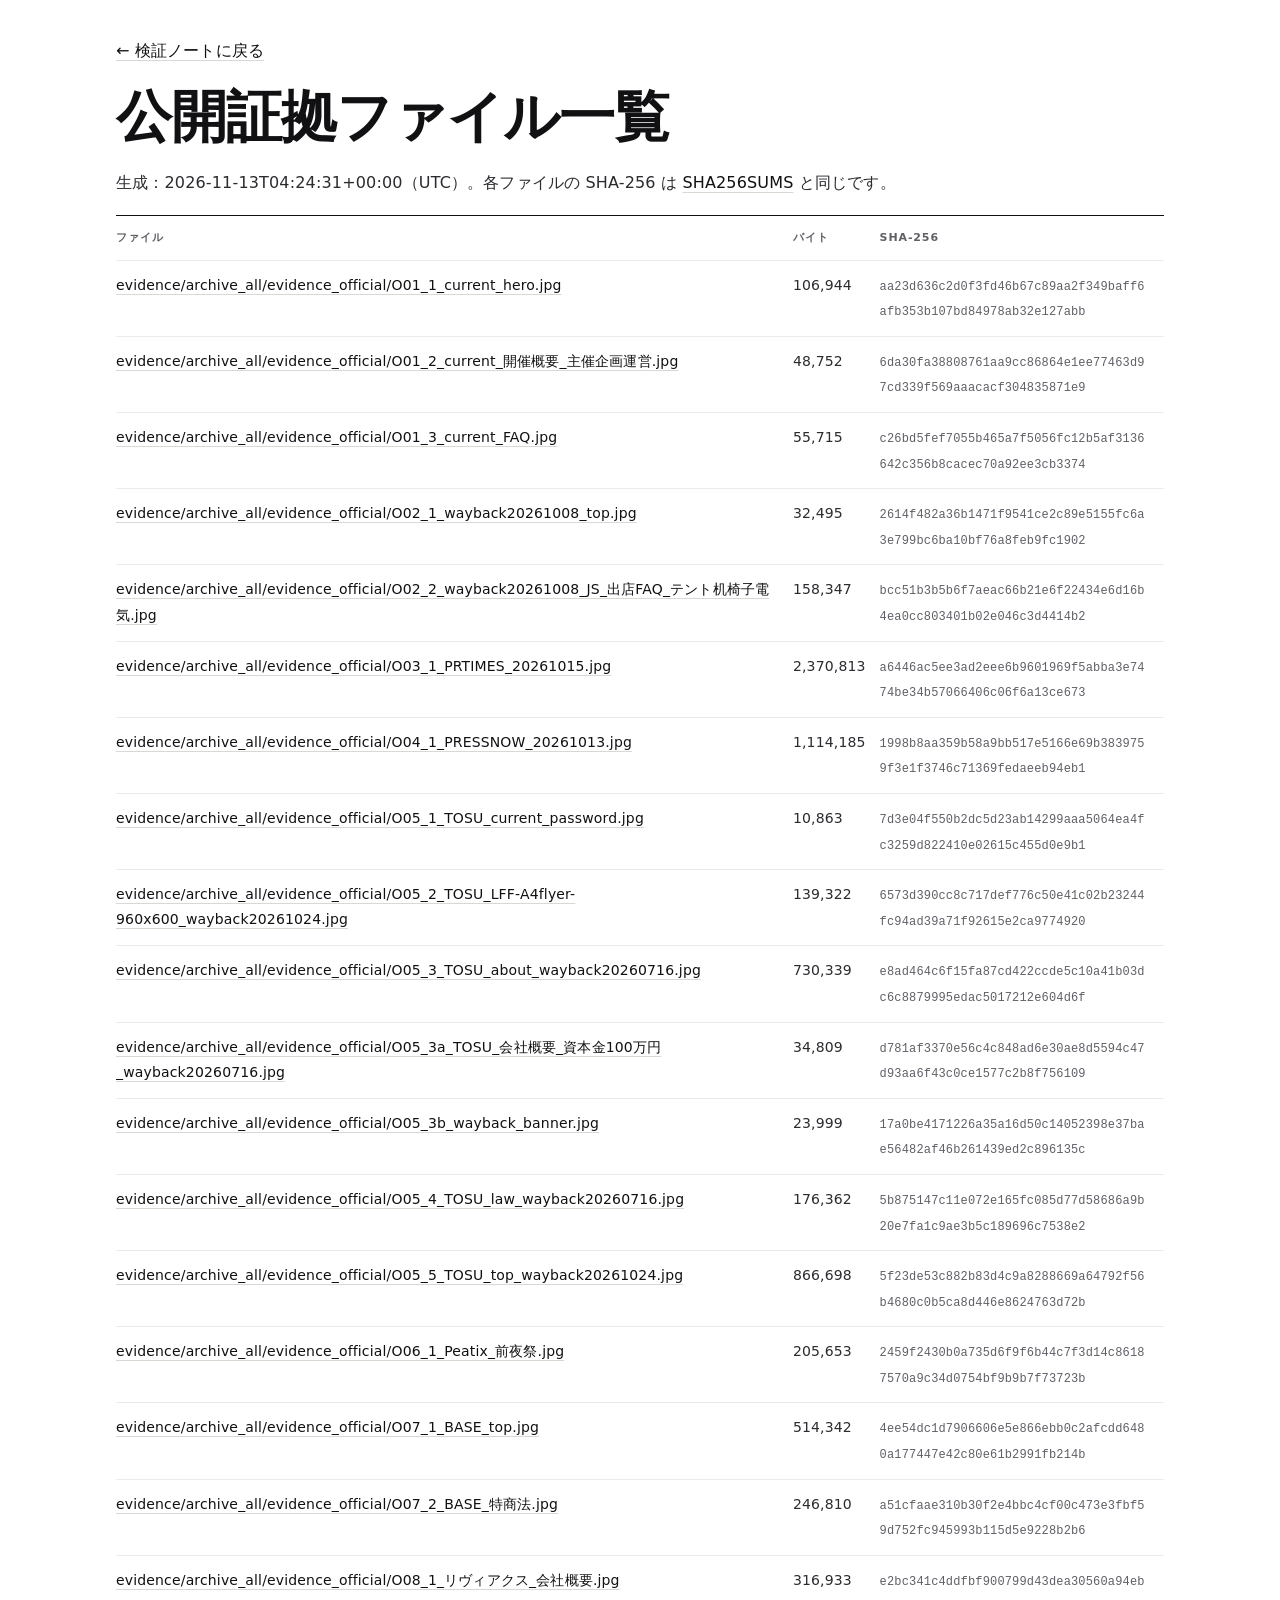
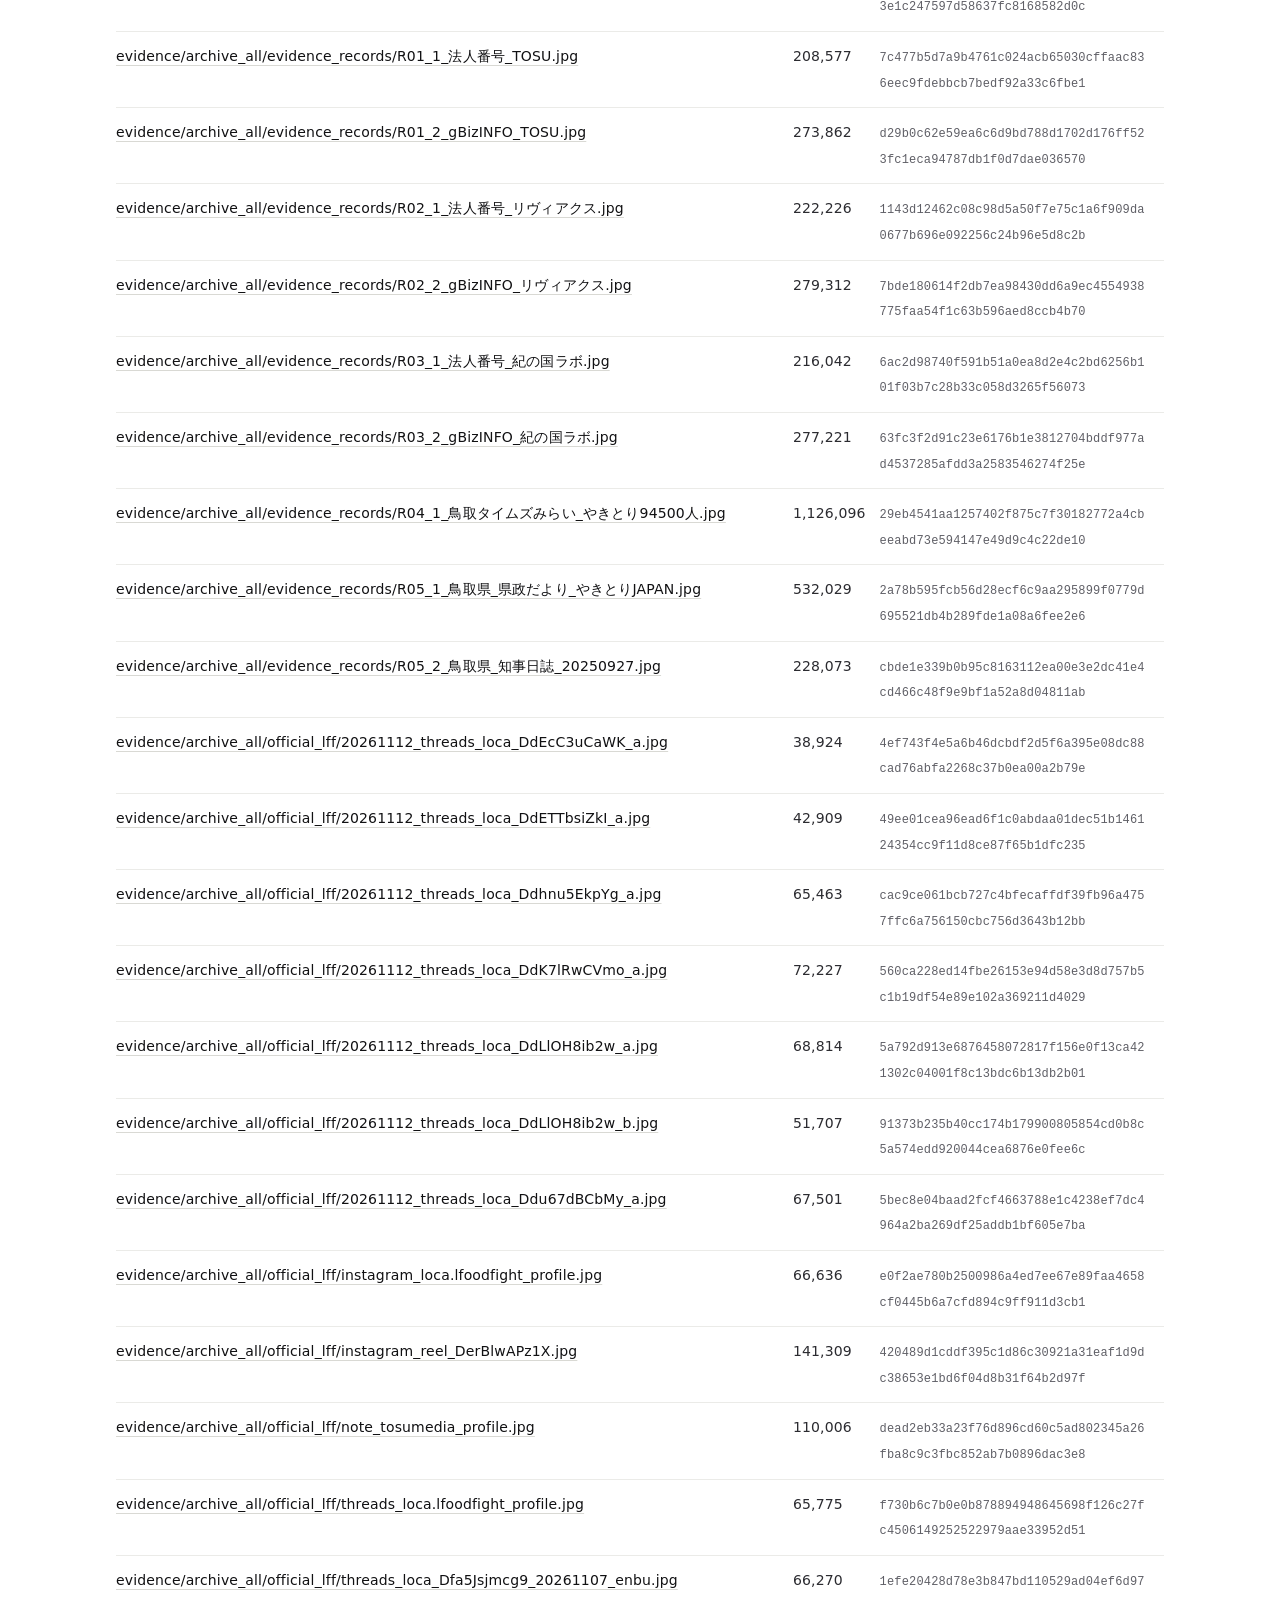
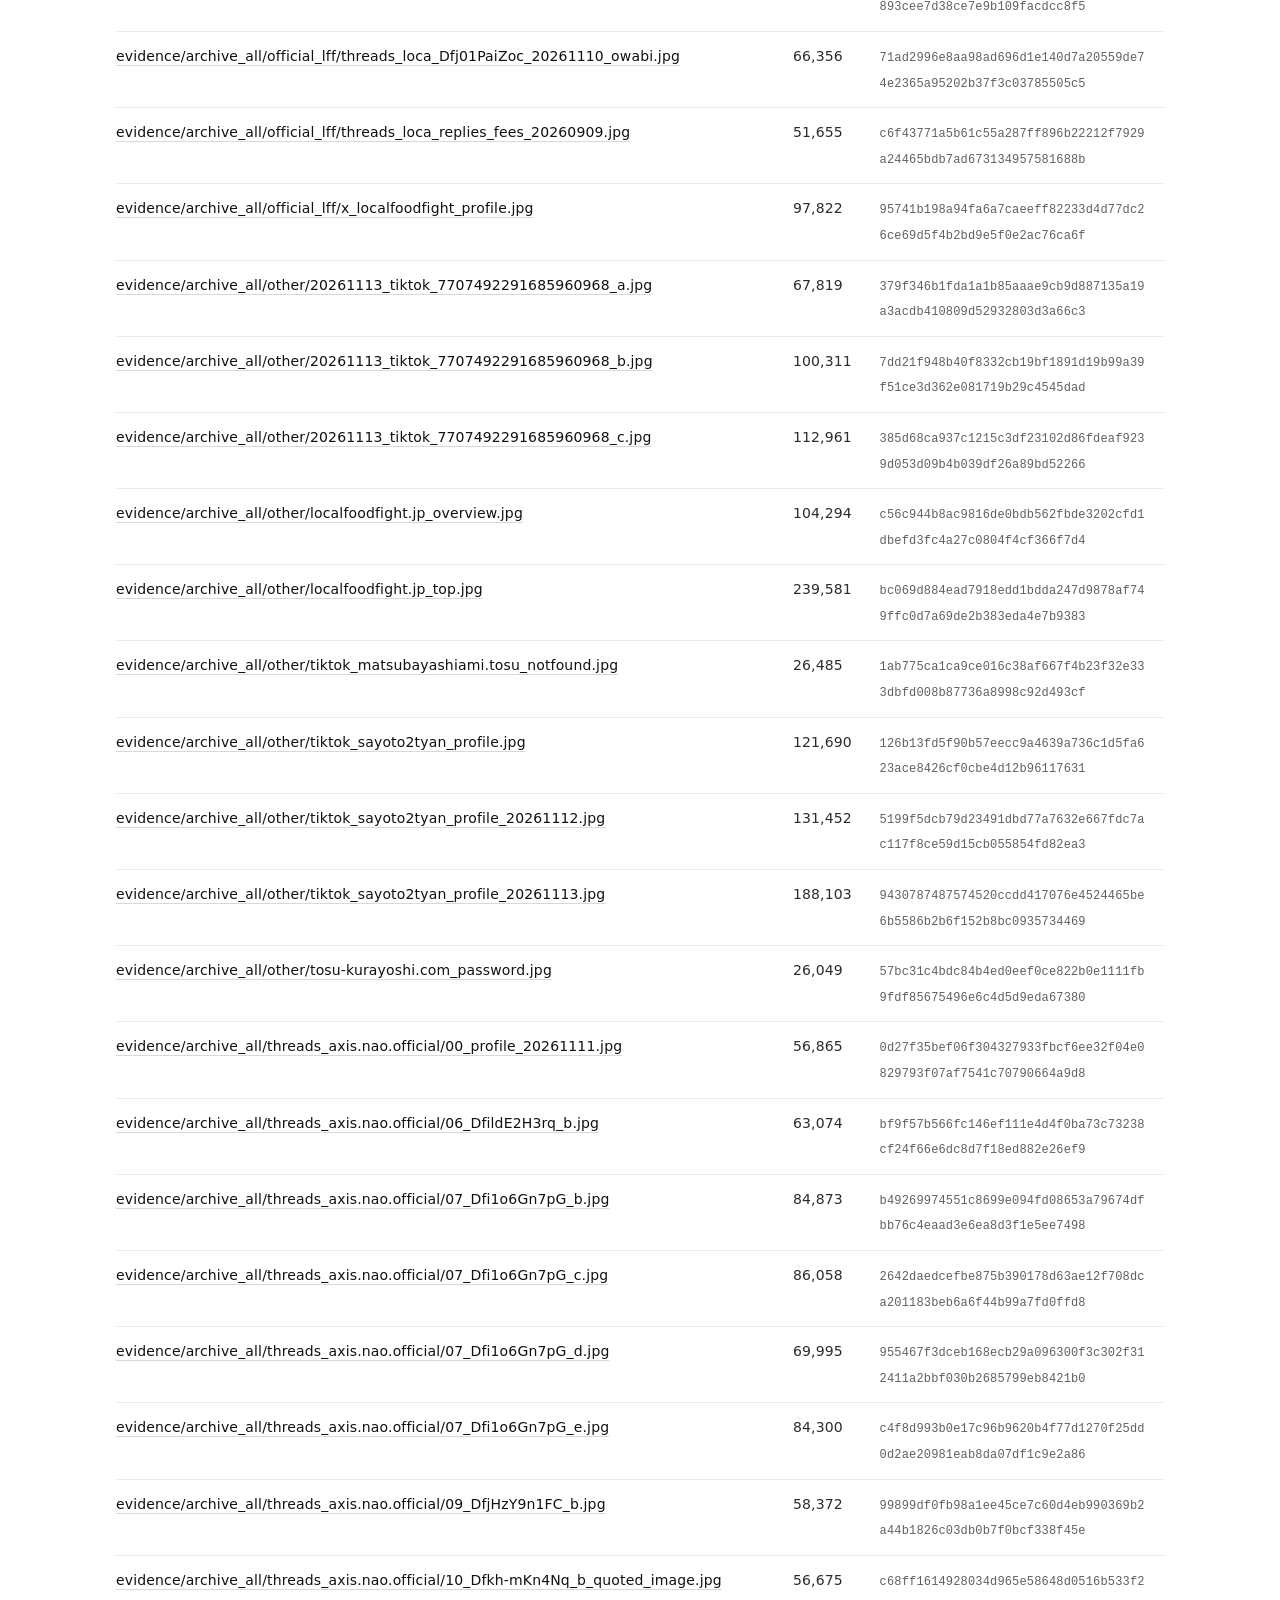
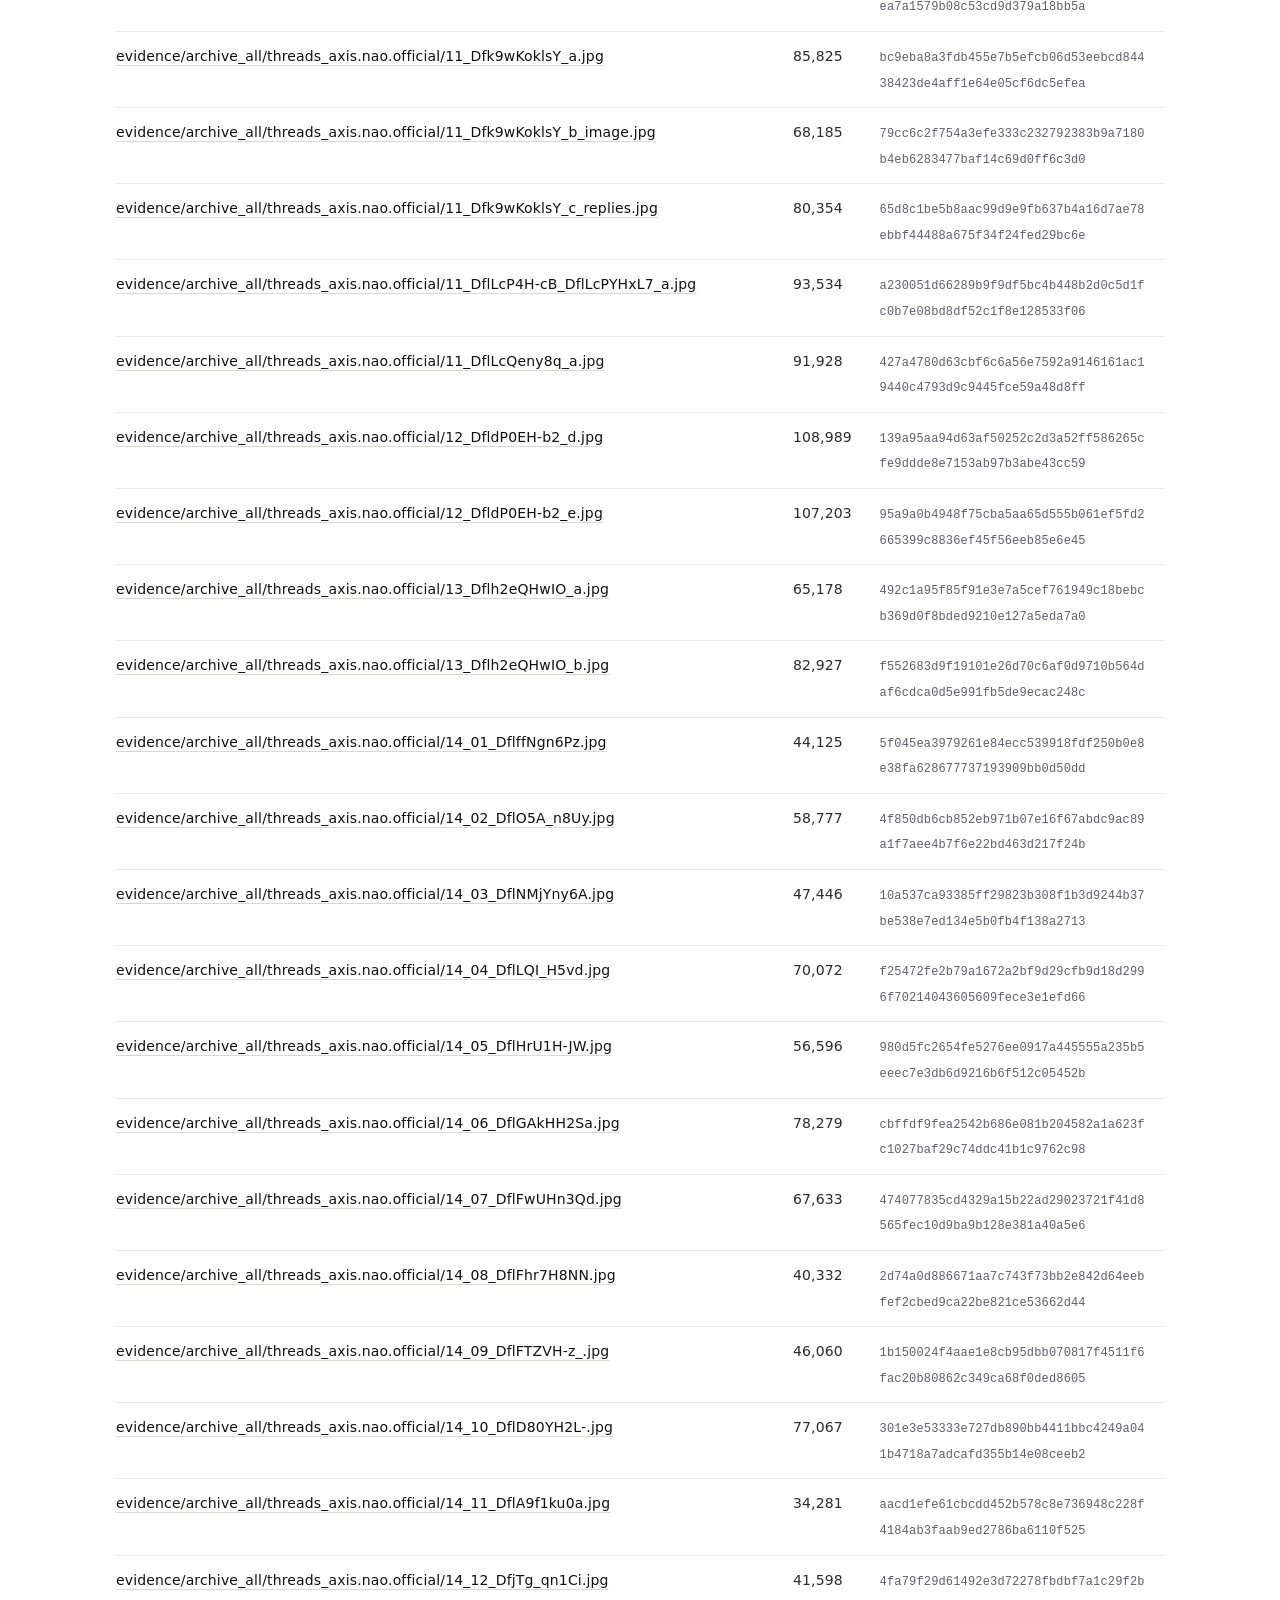
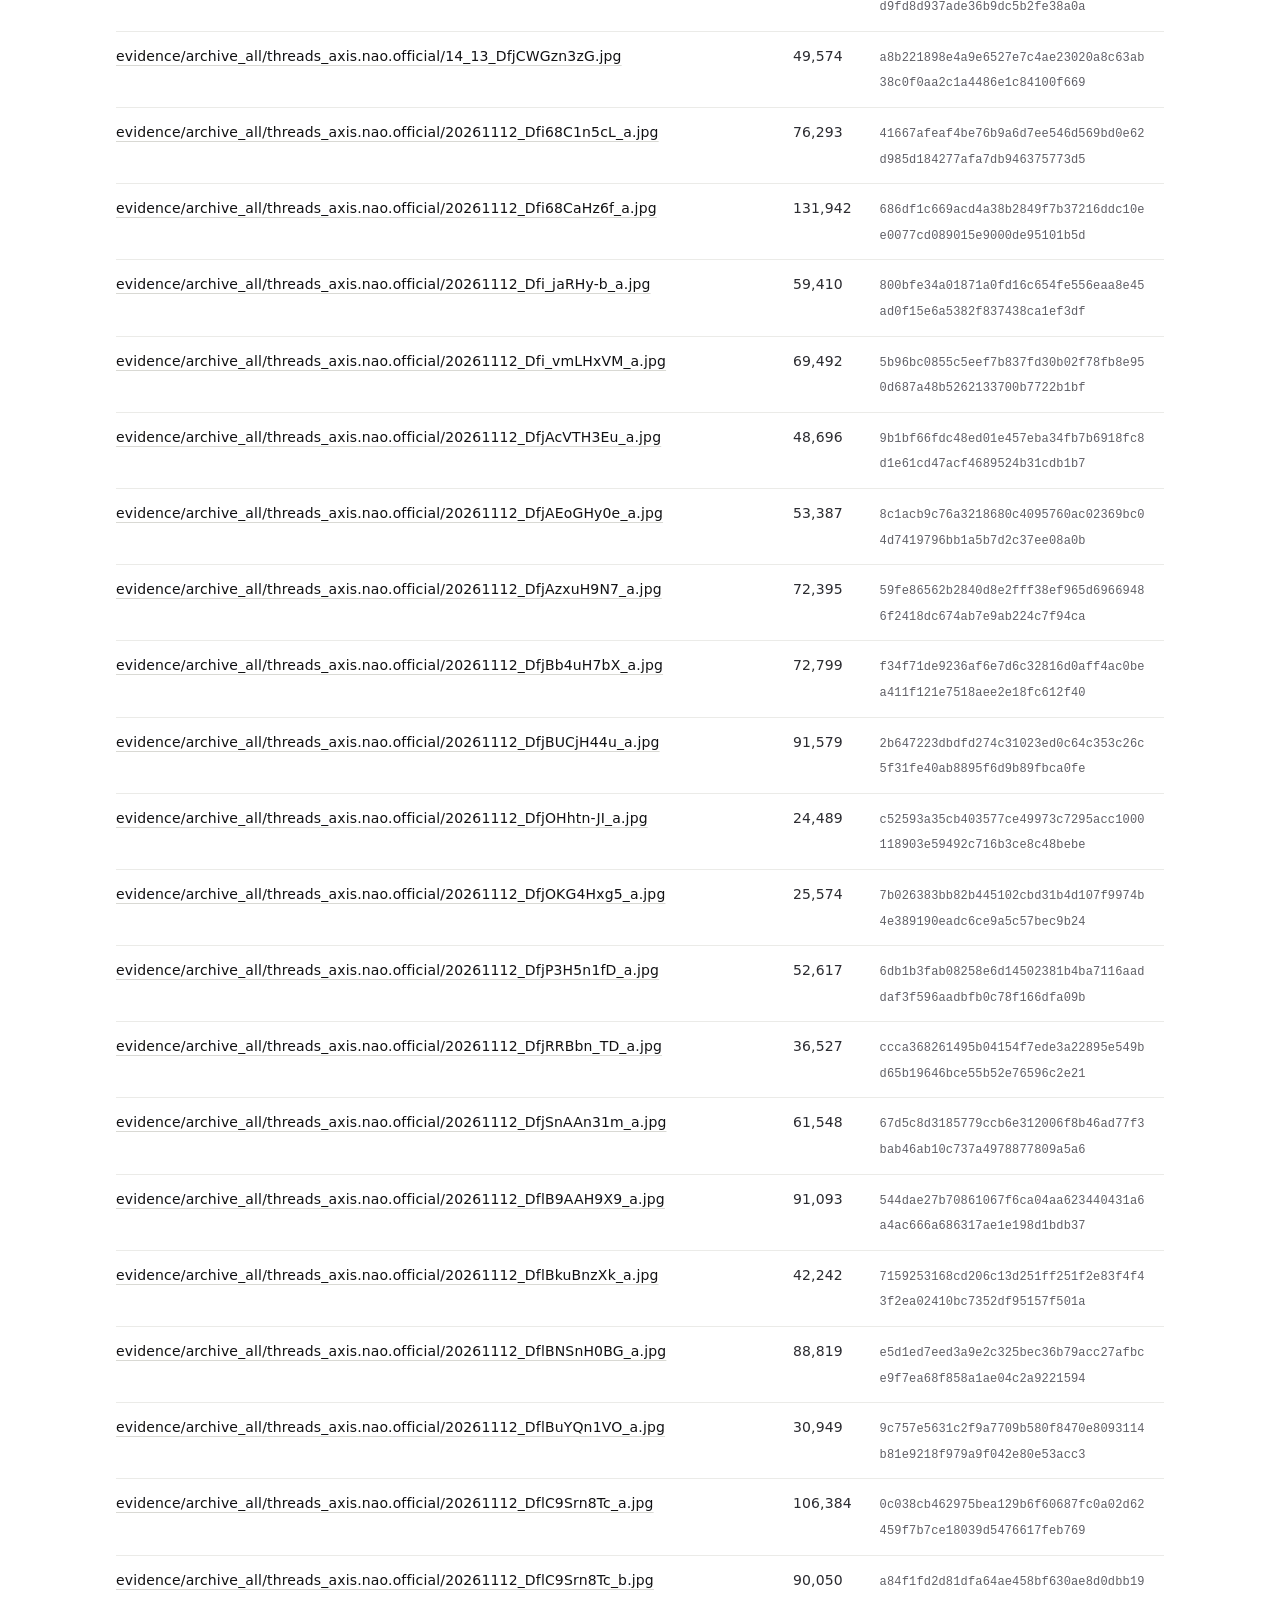
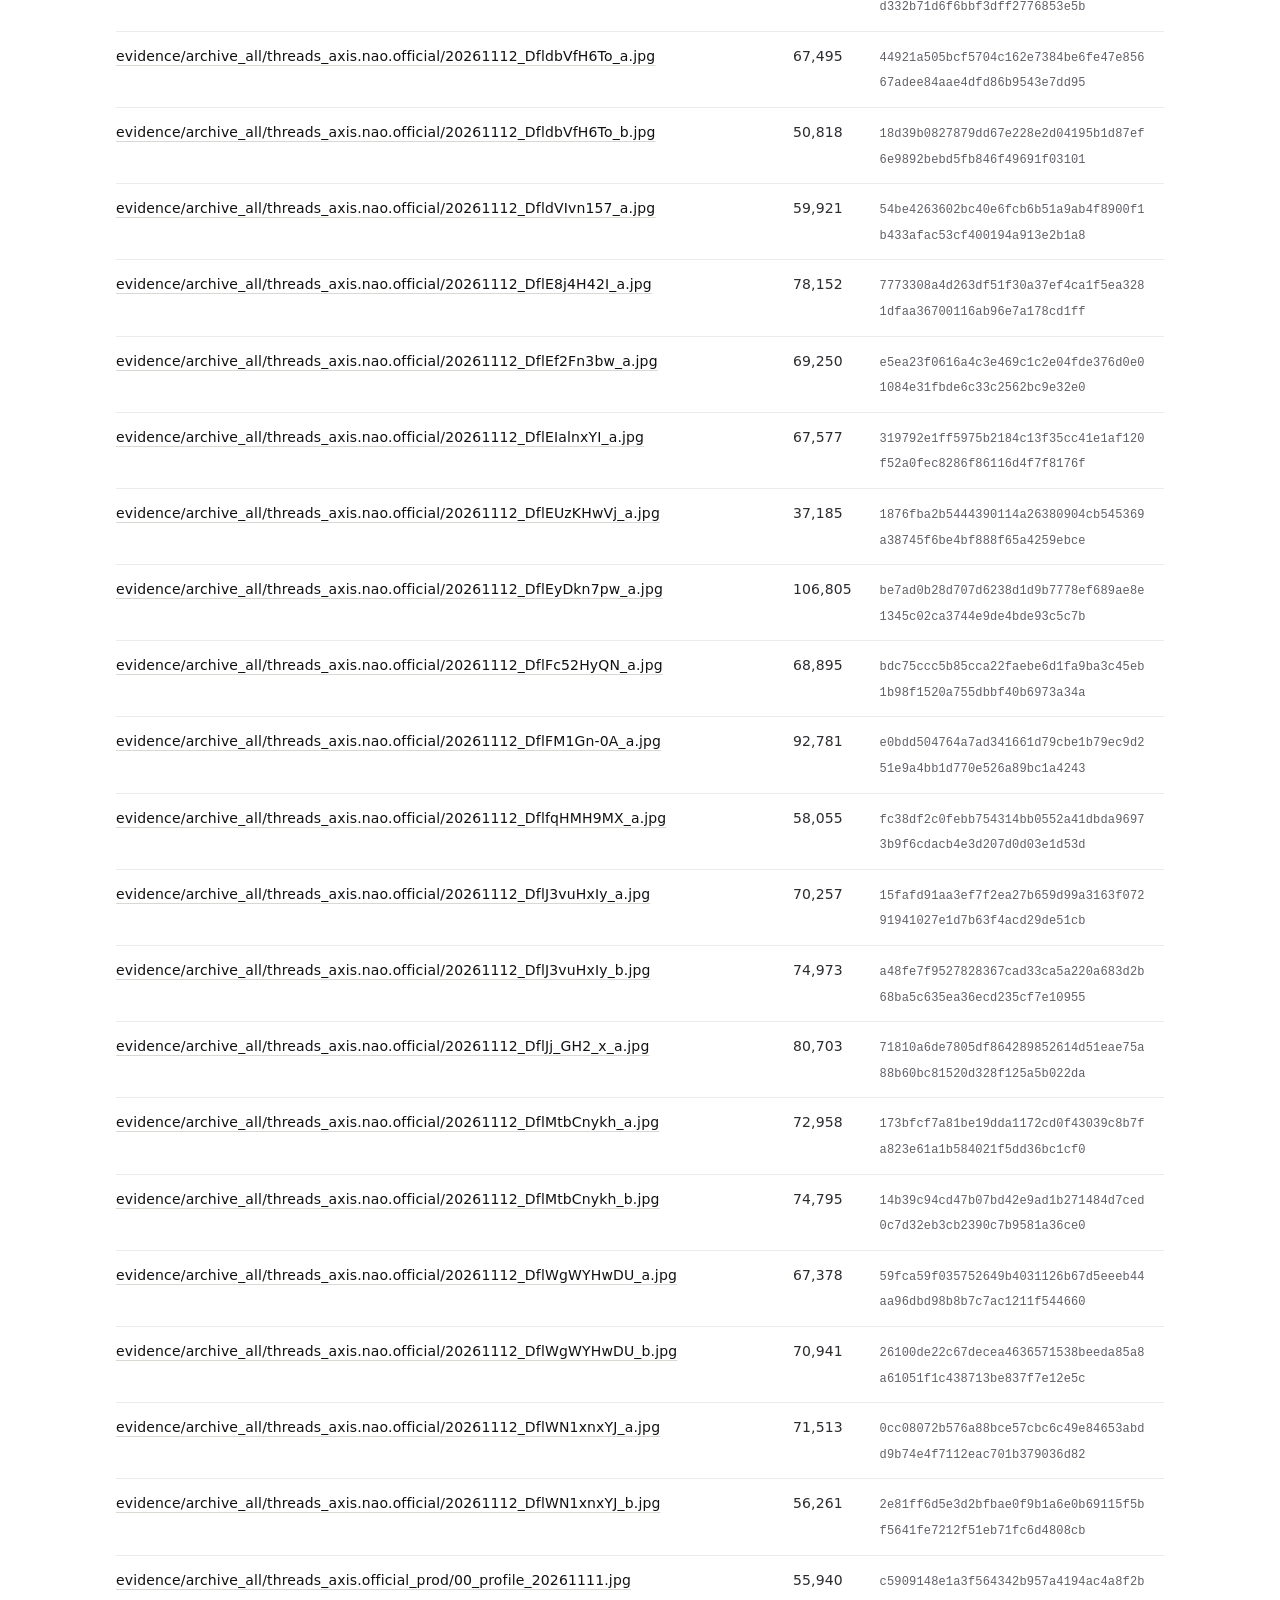
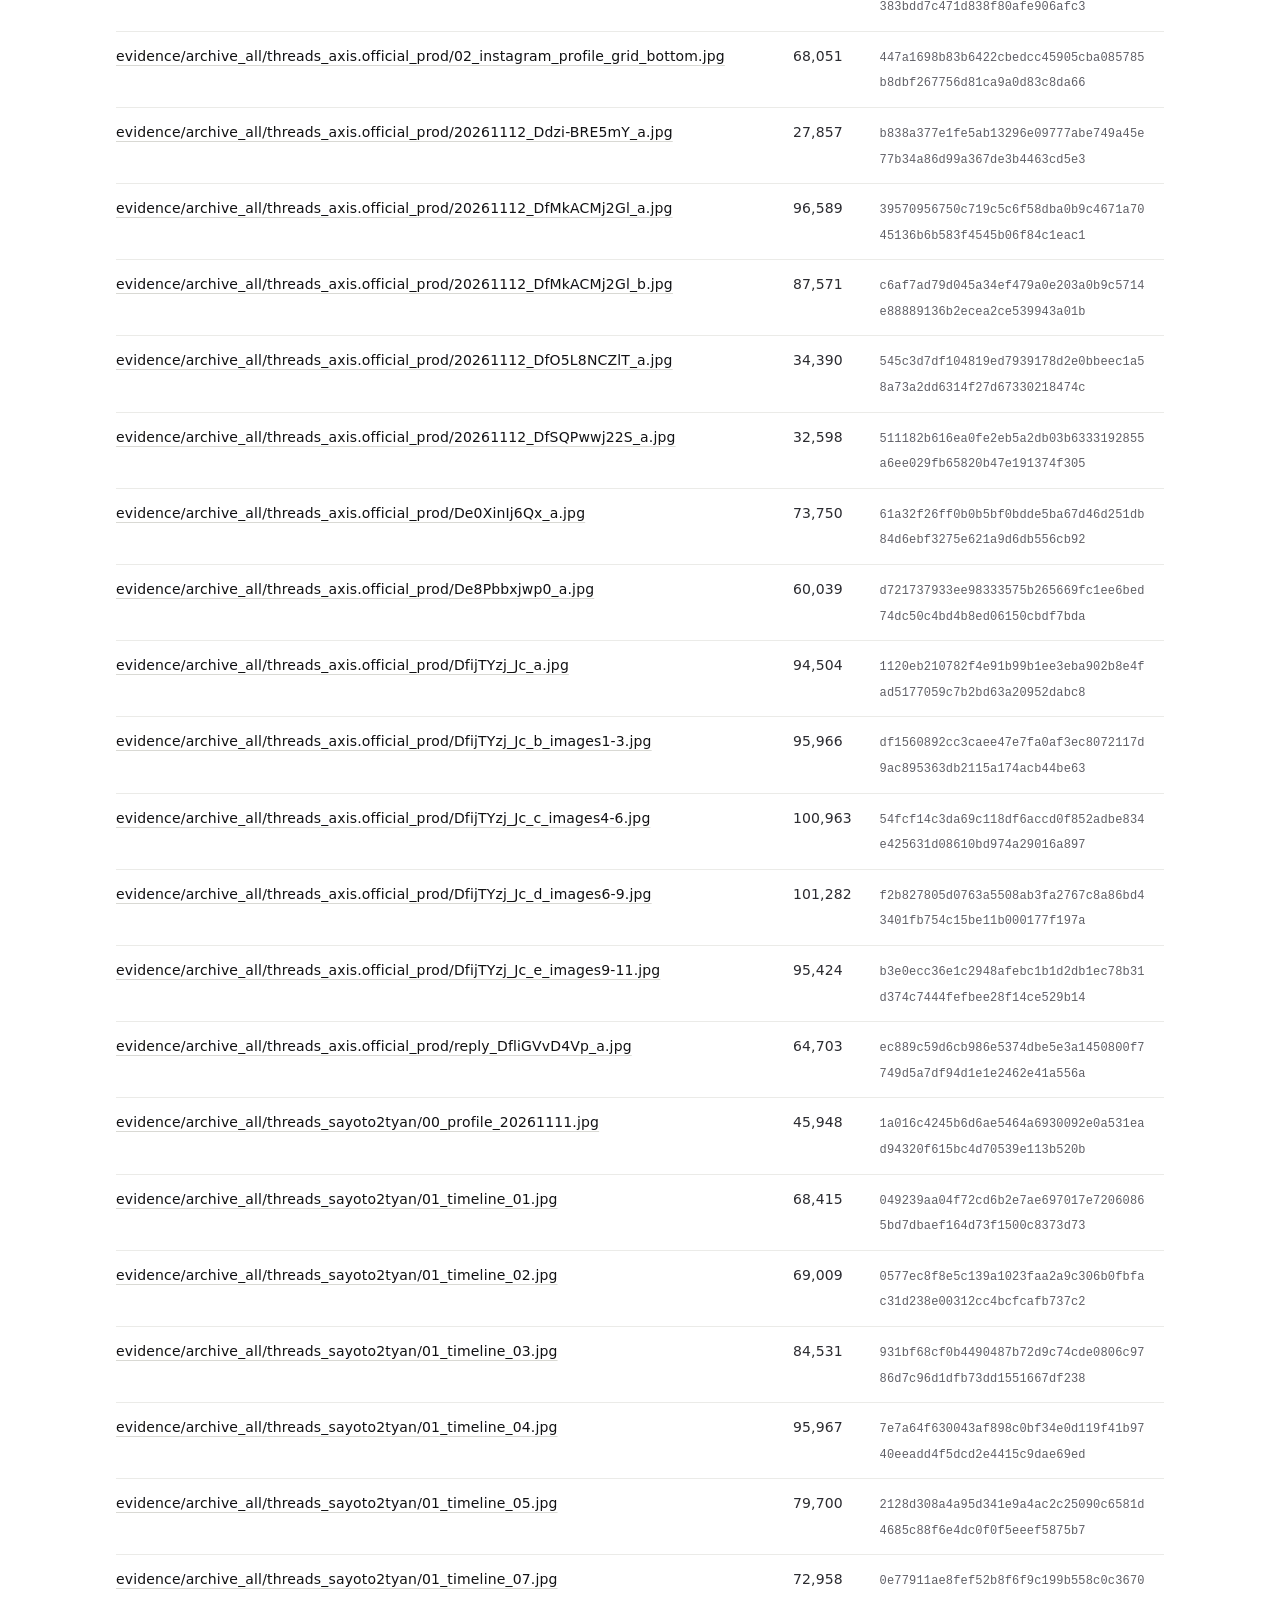
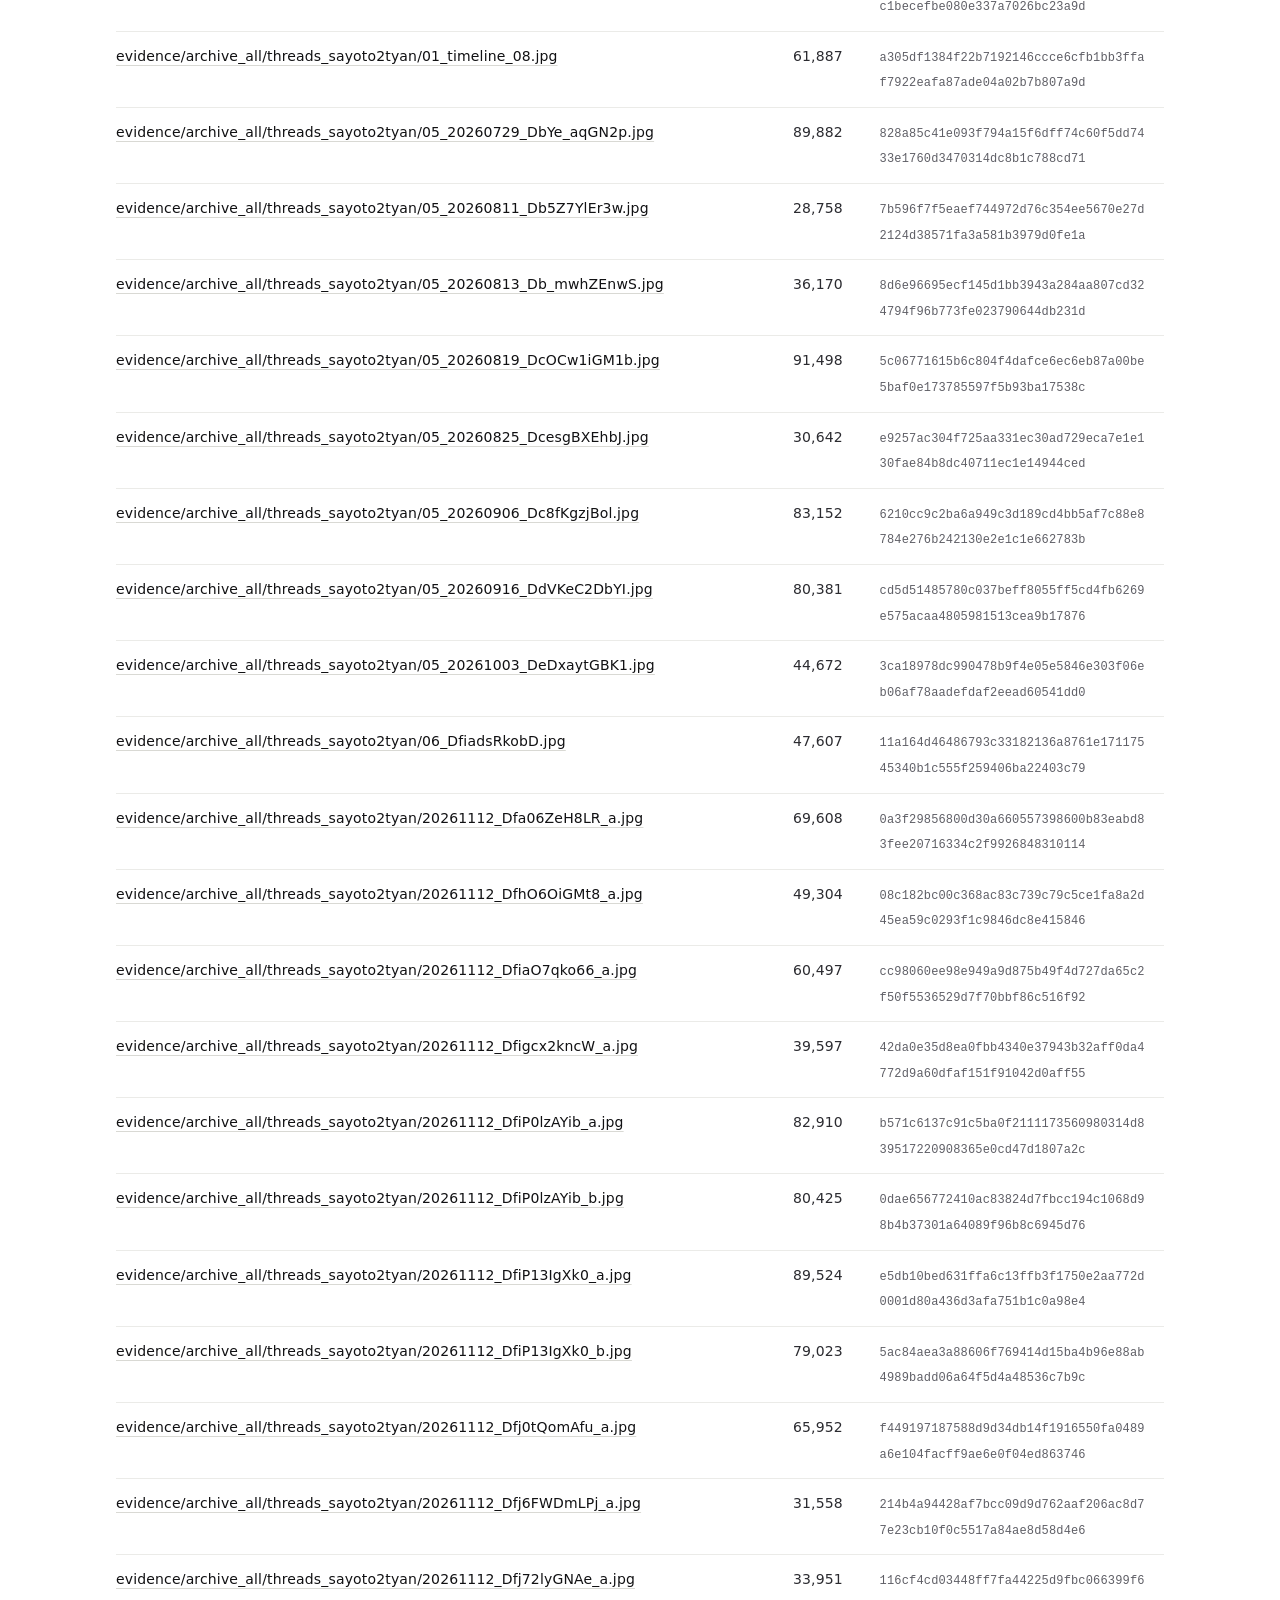
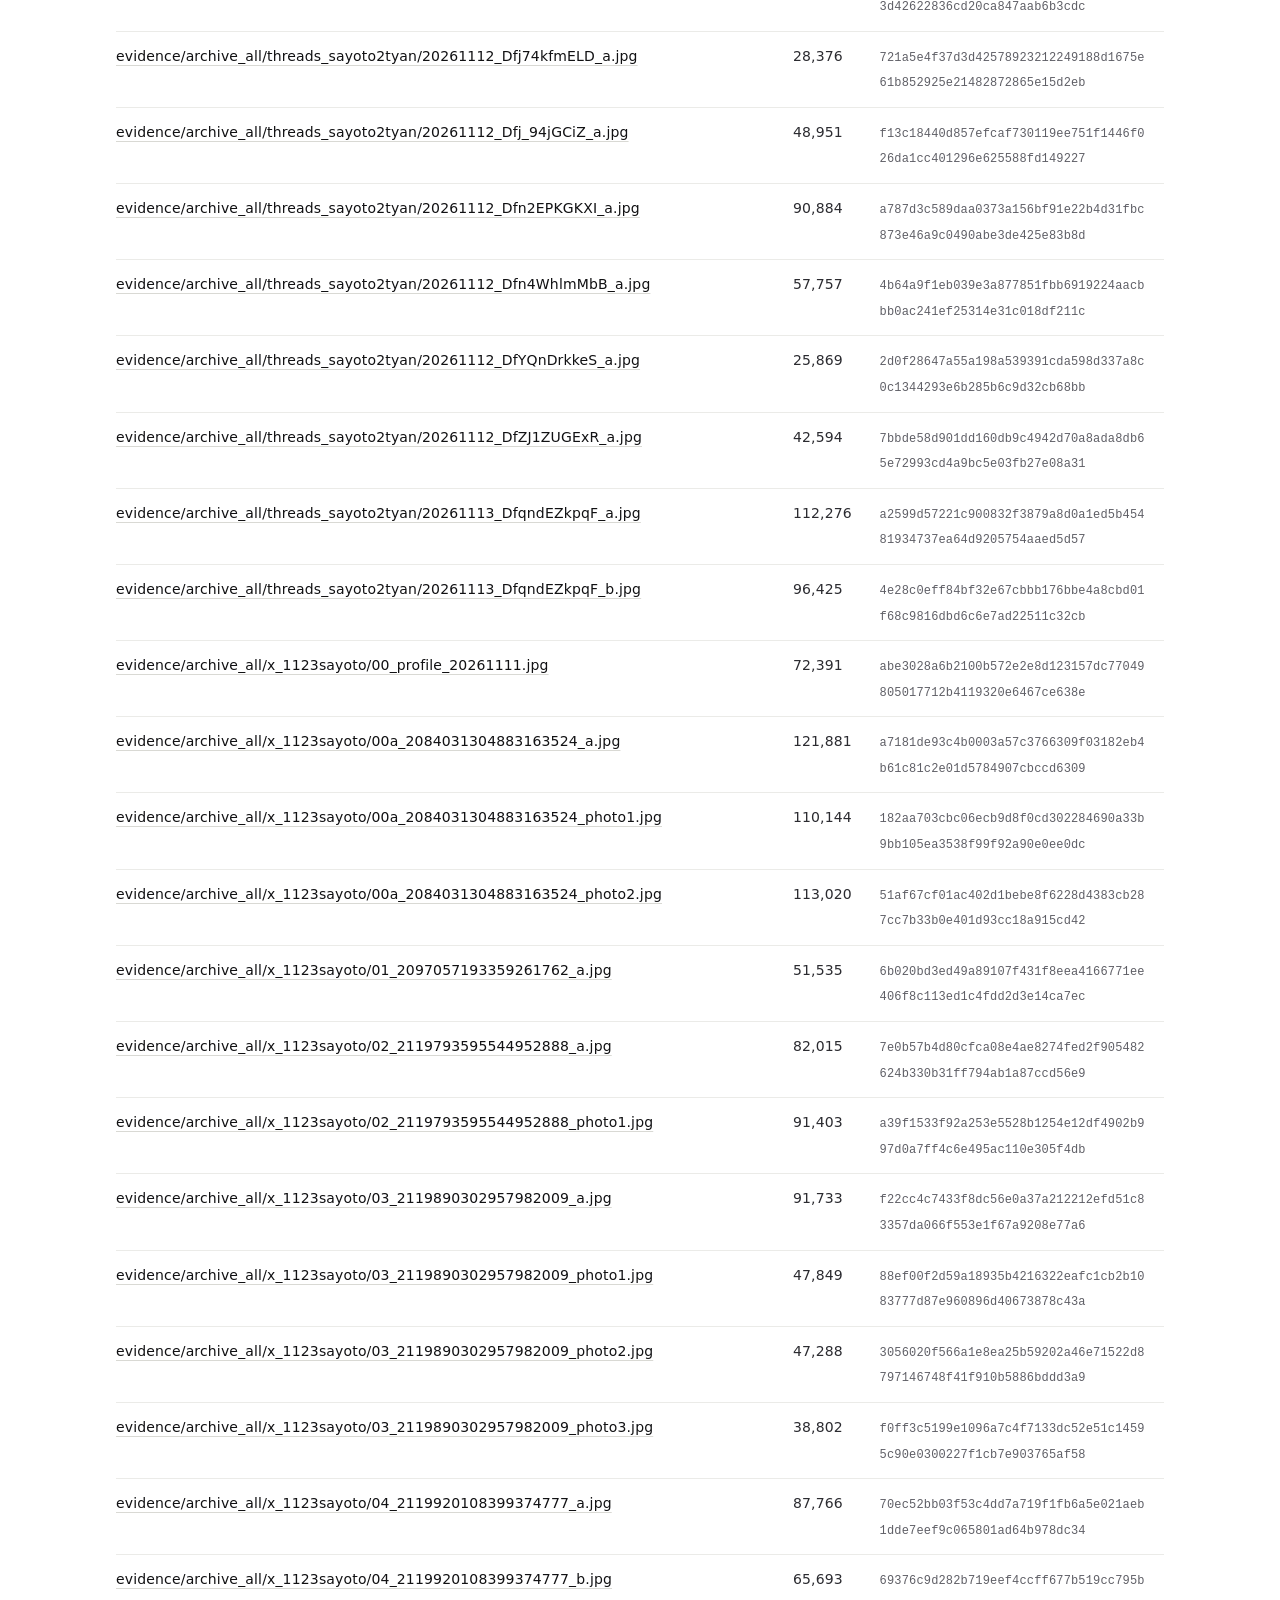
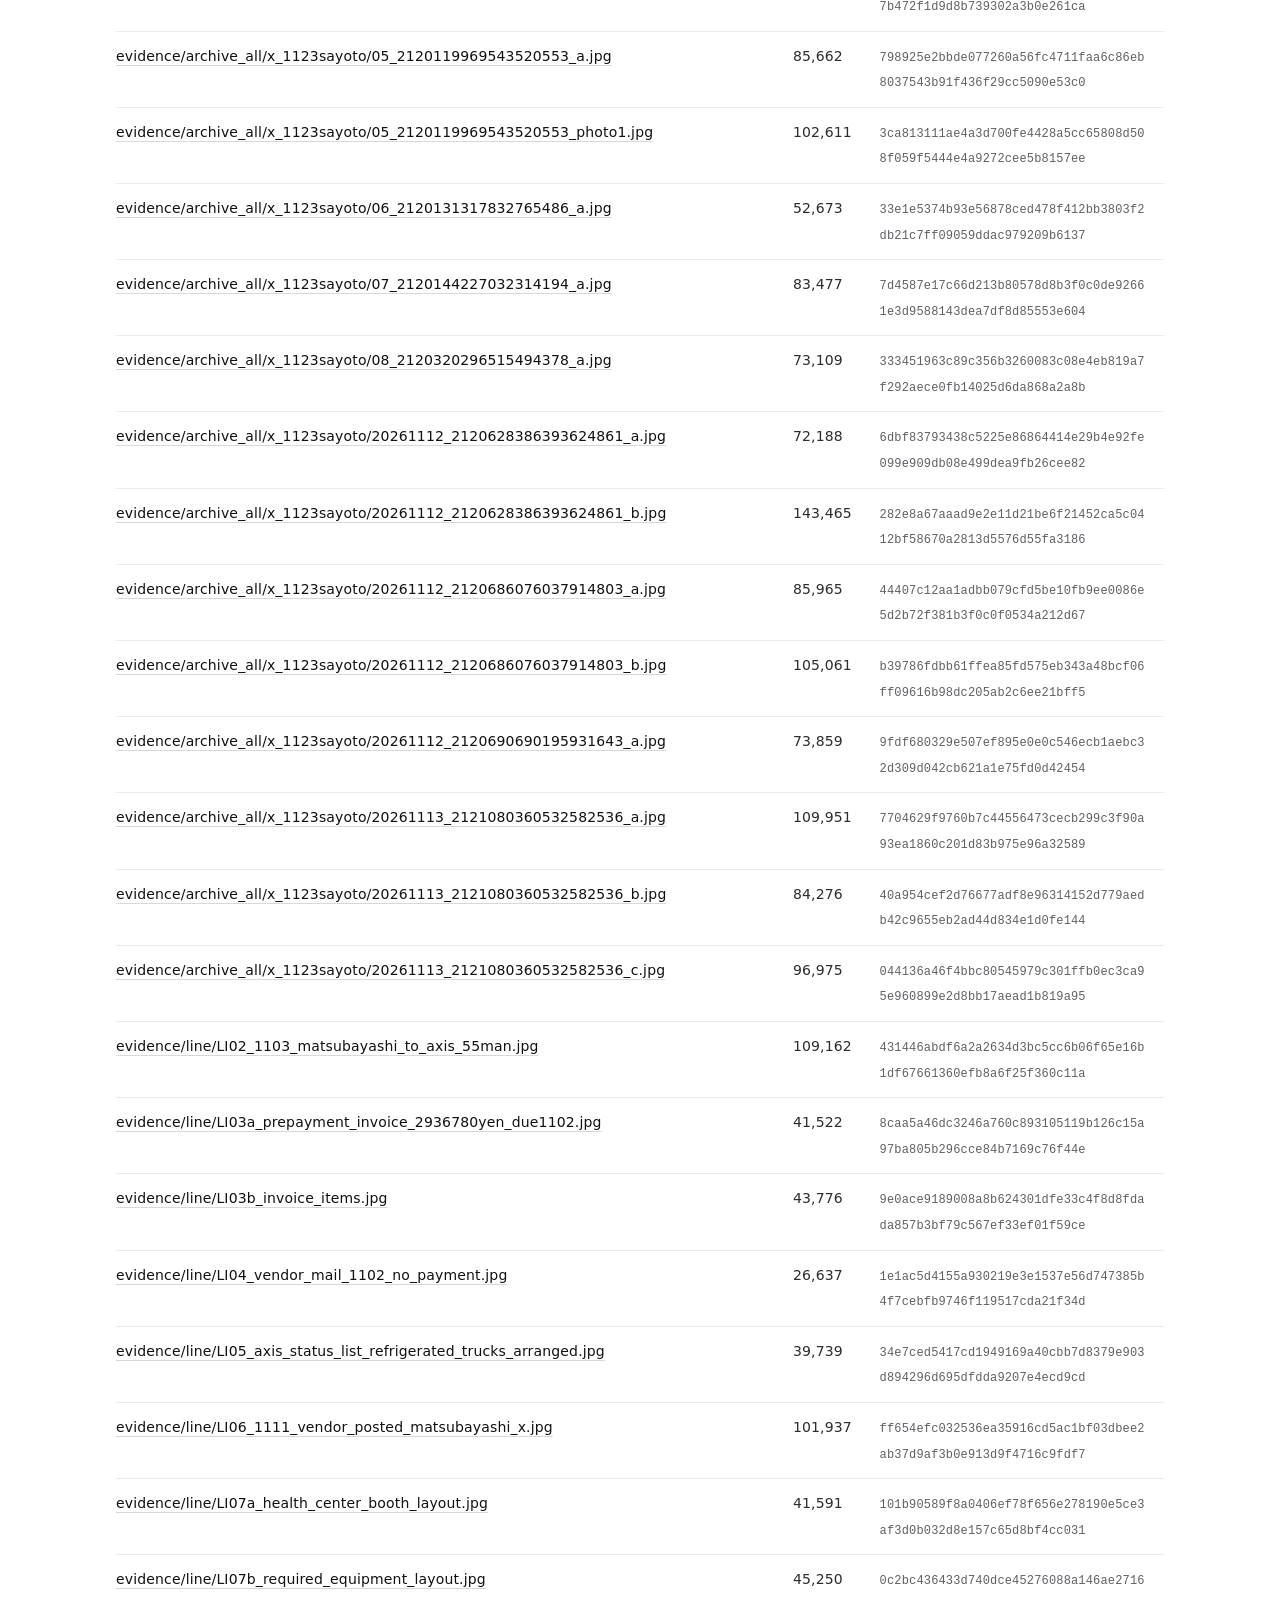
<file: evidence/index.html>
<!doctype html><html lang="ja"><head><meta charset="utf-8"><script>(function(w,d,s,l,i){w[l]=w[l]||[];w[l].push({'gtm.start':new Date().getTime(),event:'gtm.js'});var f=d.getElementsByTagName(s)[0],j=d.createElement(s),dl=l!='dataLayer'?'&l='+l:'';j.async=true;j.src='https://www.googletagmanager.com/gtm.js?id='+i+dl;f.parentNode.insertBefore(j,f);})(window,document,'script','dataLayer','GTM-5VJ6V8SR');</script><script async src="https://www.googletagmanager.com/gtag/js?id=G-WRLJP6FQFK"></script><script>window.dataLayer=window.dataLayer||[];function gtag(){dataLayer.push(arguments);}gtag('js',new Date());gtag('config','G-WRLJP6FQFK');</script><meta name="viewport" content="width=device-width, initial-scale=1"><meta name="robots" content="noindex"><title>公開証拠ファイル一覧</title><link rel="stylesheet" href="../style.css"></head><body><noscript><iframe src="https://www.googletagmanager.com/ns.html?id=GTM-5VJ6V8SR" height="0" width="0" style="display:none;visibility:hidden"></iframe></noscript><main style="max-width:1080px;margin:0 auto;padding:24px 16px"><p><a href="../index.html">← 検証ノートに戻る</a></p><h1>公開証拠ファイル一覧</h1><p>生成：2026-11-13T04:24:31+00:00（UTC）。各ファイルの SHA-256 は <a href="SHA256SUMS">SHA256SUMS</a> と同じです。</p><div class="tbl"><table><tr><th>ファイル</th><th>バイト</th><th>SHA-256</th></tr><tr><td><a href="../evidence/archive_all/evidence_official/O01_1_current_hero.jpg">evidence/archive_all/evidence_official/O01_1_current_hero.jpg</a></td><td>106,944</td><td><code>aa23d636c2d0f3fd46b67c89aa2f349baff6afb353b107bd84978ab32e127abb</code></td></tr><tr><td><a href="../evidence/archive_all/evidence_official/O01_2_current_開催概要_主催企画運営.jpg">evidence/archive_all/evidence_official/O01_2_current_開催概要_主催企画運営.jpg</a></td><td>48,752</td><td><code>6da30fa38808761aa9cc86864e1ee77463d97cd339f569aaacacf304835871e9</code></td></tr><tr><td><a href="../evidence/archive_all/evidence_official/O01_3_current_FAQ.jpg">evidence/archive_all/evidence_official/O01_3_current_FAQ.jpg</a></td><td>55,715</td><td><code>c26bd5fef7055b465a7f5056fc12b5af3136642c356b8cacec70a92ee3cb3374</code></td></tr><tr><td><a href="../evidence/archive_all/evidence_official/O02_1_wayback20261008_top.jpg">evidence/archive_all/evidence_official/O02_1_wayback20261008_top.jpg</a></td><td>32,495</td><td><code>2614f482a36b1471f9541ce2c89e5155fc6a3e799bc6ba10bf76a8feb9fc1902</code></td></tr><tr><td><a href="../evidence/archive_all/evidence_official/O02_2_wayback20261008_JS_出店FAQ_テント机椅子電気.jpg">evidence/archive_all/evidence_official/O02_2_wayback20261008_JS_出店FAQ_テント机椅子電気.jpg</a></td><td>158,347</td><td><code>bcc51b3b5b6f7aeac66b21e6f22434e6d16b4ea0cc803401b02e046c3d4414b2</code></td></tr><tr><td><a href="../evidence/archive_all/evidence_official/O03_1_PRTIMES_20261015.jpg">evidence/archive_all/evidence_official/O03_1_PRTIMES_20261015.jpg</a></td><td>2,370,813</td><td><code>a6446ac5ee3ad2eee6b9601969f5abba3e7474be34b57066406c06f6a13ce673</code></td></tr><tr><td><a href="../evidence/archive_all/evidence_official/O04_1_PRESSNOW_20261013.jpg">evidence/archive_all/evidence_official/O04_1_PRESSNOW_20261013.jpg</a></td><td>1,114,185</td><td><code>1998b8aa359b58a9bb517e5166e69b3839759f3e1f3746c71369fedaeeb94eb1</code></td></tr><tr><td><a href="../evidence/archive_all/evidence_official/O05_1_TOSU_current_password.jpg">evidence/archive_all/evidence_official/O05_1_TOSU_current_password.jpg</a></td><td>10,863</td><td><code>7d3e04f550b2dc5d23ab14299aaa5064ea4fc3259d822410e02615c455d0e9b1</code></td></tr><tr><td><a href="../evidence/archive_all/evidence_official/O05_2_TOSU_LFF-A4flyer-960x600_wayback20261024.jpg">evidence/archive_all/evidence_official/O05_2_TOSU_LFF-A4flyer-960x600_wayback20261024.jpg</a></td><td>139,322</td><td><code>6573d390cc8c717def776c50e41c02b23244fc94ad39a71f92615e2ca9774920</code></td></tr><tr><td><a href="../evidence/archive_all/evidence_official/O05_3_TOSU_about_wayback20260716.jpg">evidence/archive_all/evidence_official/O05_3_TOSU_about_wayback20260716.jpg</a></td><td>730,339</td><td><code>e8ad464c6f15fa87cd422ccde5c10a41b03dc6c8879995edac5017212e604d6f</code></td></tr><tr><td><a href="../evidence/archive_all/evidence_official/O05_3a_TOSU_会社概要_資本金100万円_wayback20260716.jpg">evidence/archive_all/evidence_official/O05_3a_TOSU_会社概要_資本金100万円_wayback20260716.jpg</a></td><td>34,809</td><td><code>d781af3370e56c4c848ad6e30ae8d5594c47d93aa6f43c0ce1577c2b8f756109</code></td></tr><tr><td><a href="../evidence/archive_all/evidence_official/O05_3b_wayback_banner.jpg">evidence/archive_all/evidence_official/O05_3b_wayback_banner.jpg</a></td><td>23,999</td><td><code>17a0be4171226a35a16d50c14052398e37bae56482af46b261439ed2c896135c</code></td></tr><tr><td><a href="../evidence/archive_all/evidence_official/O05_4_TOSU_law_wayback20260716.jpg">evidence/archive_all/evidence_official/O05_4_TOSU_law_wayback20260716.jpg</a></td><td>176,362</td><td><code>5b875147c11e072e165fc085d77d58686a9b20e7fa1c9ae3b5c189696c7538e2</code></td></tr><tr><td><a href="../evidence/archive_all/evidence_official/O05_5_TOSU_top_wayback20261024.jpg">evidence/archive_all/evidence_official/O05_5_TOSU_top_wayback20261024.jpg</a></td><td>866,698</td><td><code>5f23de53c882b83d4c9a8288669a64792f56b4680c0b5ca8d446e8624763d72b</code></td></tr><tr><td><a href="../evidence/archive_all/evidence_official/O06_1_Peatix_前夜祭.jpg">evidence/archive_all/evidence_official/O06_1_Peatix_前夜祭.jpg</a></td><td>205,653</td><td><code>2459f2430b0a735d6f9f6b44c7f3d14c86187570a9c34d0754bf9b9b7f73723b</code></td></tr><tr><td><a href="../evidence/archive_all/evidence_official/O07_1_BASE_top.jpg">evidence/archive_all/evidence_official/O07_1_BASE_top.jpg</a></td><td>514,342</td><td><code>4ee54dc1d7906606e5e866ebb0c2afcdd6480a177447e42c80e61b2991fb214b</code></td></tr><tr><td><a href="../evidence/archive_all/evidence_official/O07_2_BASE_特商法.jpg">evidence/archive_all/evidence_official/O07_2_BASE_特商法.jpg</a></td><td>246,810</td><td><code>a51cfaae310b30f2e4bbc4cf00c473e3fbf59d752fc945993b115d5e9228b2b6</code></td></tr><tr><td><a href="../evidence/archive_all/evidence_official/O08_1_リヴィアクス_会社概要.jpg">evidence/archive_all/evidence_official/O08_1_リヴィアクス_会社概要.jpg</a></td><td>316,933</td><td><code>e2bc341c4ddfbf900799d43dea30560a94eb3e1c247597d58637fc8168582d0c</code></td></tr><tr><td><a href="../evidence/archive_all/evidence_records/R01_1_法人番号_TOSU.jpg">evidence/archive_all/evidence_records/R01_1_法人番号_TOSU.jpg</a></td><td>208,577</td><td><code>7c477b5d7a9b4761c024acb65030cffaac836eec9fdebbcb7bedf92a33c6fbe1</code></td></tr><tr><td><a href="../evidence/archive_all/evidence_records/R01_2_gBizINFO_TOSU.jpg">evidence/archive_all/evidence_records/R01_2_gBizINFO_TOSU.jpg</a></td><td>273,862</td><td><code>d29b0c62e59ea6c6d9bd788d1702d176ff523fc1eca94787db1f0d7dae036570</code></td></tr><tr><td><a href="../evidence/archive_all/evidence_records/R02_1_法人番号_リヴィアクス.jpg">evidence/archive_all/evidence_records/R02_1_法人番号_リヴィアクス.jpg</a></td><td>222,226</td><td><code>1143d12462c08c98d5a50f7e75c1a6f909da0677b696e092256c24b96e5d8c2b</code></td></tr><tr><td><a href="../evidence/archive_all/evidence_records/R02_2_gBizINFO_リヴィアクス.jpg">evidence/archive_all/evidence_records/R02_2_gBizINFO_リヴィアクス.jpg</a></td><td>279,312</td><td><code>7bde180614f2db7ea98430dd6a9ec4554938775faa54f1c63b596aed8ccb4b70</code></td></tr><tr><td><a href="../evidence/archive_all/evidence_records/R03_1_法人番号_紀の国ラボ.jpg">evidence/archive_all/evidence_records/R03_1_法人番号_紀の国ラボ.jpg</a></td><td>216,042</td><td><code>6ac2d98740f591b51a0ea8d2e4c2bd6256b101f03b7c28b33c058d3265f56073</code></td></tr><tr><td><a href="../evidence/archive_all/evidence_records/R03_2_gBizINFO_紀の国ラボ.jpg">evidence/archive_all/evidence_records/R03_2_gBizINFO_紀の国ラボ.jpg</a></td><td>277,221</td><td><code>63fc3f2d91c23e6176b1e3812704bddf977ad4537285afdd3a2583546274f25e</code></td></tr><tr><td><a href="../evidence/archive_all/evidence_records/R04_1_鳥取タイムズみらい_やきとり94500人.jpg">evidence/archive_all/evidence_records/R04_1_鳥取タイムズみらい_やきとり94500人.jpg</a></td><td>1,126,096</td><td><code>29eb4541aa1257402f875c7f30182772a4cbeeabd73e594147e49d9c4c22de10</code></td></tr><tr><td><a href="../evidence/archive_all/evidence_records/R05_1_鳥取県_県政だより_やきとりJAPAN.jpg">evidence/archive_all/evidence_records/R05_1_鳥取県_県政だより_やきとりJAPAN.jpg</a></td><td>532,029</td><td><code>2a78b595fcb56d28ecf6c9aa295899f0779d695521db4b289fde1a08a6fee2e6</code></td></tr><tr><td><a href="../evidence/archive_all/evidence_records/R05_2_鳥取県_知事日誌_20250927.jpg">evidence/archive_all/evidence_records/R05_2_鳥取県_知事日誌_20250927.jpg</a></td><td>228,073</td><td><code>cbde1e339b0b95c8163112ea00e3e2dc41e4cd466c48f9e9bf1a52a8d04811ab</code></td></tr><tr><td><a href="../evidence/archive_all/official_lff/20261112_threads_loca_DdEcC3uCaWK_a.jpg">evidence/archive_all/official_lff/20261112_threads_loca_DdEcC3uCaWK_a.jpg</a></td><td>38,924</td><td><code>4ef743f4e5a6b46dcbdf2d5f6a395e08dc88cad76abfa2268c37b0ea00a2b79e</code></td></tr><tr><td><a href="../evidence/archive_all/official_lff/20261112_threads_loca_DdETTbsiZkI_a.jpg">evidence/archive_all/official_lff/20261112_threads_loca_DdETTbsiZkI_a.jpg</a></td><td>42,909</td><td><code>49ee01cea96ead6f1c0abdaa01dec51b146124354cc9f11d8ce87f65b1dfc235</code></td></tr><tr><td><a href="../evidence/archive_all/official_lff/20261112_threads_loca_Ddhnu5EkpYg_a.jpg">evidence/archive_all/official_lff/20261112_threads_loca_Ddhnu5EkpYg_a.jpg</a></td><td>65,463</td><td><code>cac9ce061bcb727c4bfecaffdf39fb96a4757ffc6a756150cbc756d3643b12bb</code></td></tr><tr><td><a href="../evidence/archive_all/official_lff/20261112_threads_loca_DdK7lRwCVmo_a.jpg">evidence/archive_all/official_lff/20261112_threads_loca_DdK7lRwCVmo_a.jpg</a></td><td>72,227</td><td><code>560ca228ed14fbe26153e94d58e3d8d757b5c1b19df54e89e102a369211d4029</code></td></tr><tr><td><a href="../evidence/archive_all/official_lff/20261112_threads_loca_DdLlOH8ib2w_a.jpg">evidence/archive_all/official_lff/20261112_threads_loca_DdLlOH8ib2w_a.jpg</a></td><td>68,814</td><td><code>5a792d913e6876458072817f156e0f13ca421302c04001f8c13bdc6b13db2b01</code></td></tr><tr><td><a href="../evidence/archive_all/official_lff/20261112_threads_loca_DdLlOH8ib2w_b.jpg">evidence/archive_all/official_lff/20261112_threads_loca_DdLlOH8ib2w_b.jpg</a></td><td>51,707</td><td><code>91373b235b40cc174b179900805854cd0b8c5a574edd920044cea6876e0fee6c</code></td></tr><tr><td><a href="../evidence/archive_all/official_lff/20261112_threads_loca_Ddu67dBCbMy_a.jpg">evidence/archive_all/official_lff/20261112_threads_loca_Ddu67dBCbMy_a.jpg</a></td><td>67,501</td><td><code>5bec8e04baad2fcf4663788e1c4238ef7dc4964a2ba269df25addb1bf605e7ba</code></td></tr><tr><td><a href="../evidence/archive_all/official_lff/instagram_loca.lfoodfight_profile.jpg">evidence/archive_all/official_lff/instagram_loca.lfoodfight_profile.jpg</a></td><td>66,636</td><td><code>e0f2ae780b2500986a4ed7ee67e89faa4658cf0445b6a7cfd894c9ff911d3cb1</code></td></tr><tr><td><a href="../evidence/archive_all/official_lff/instagram_reel_DerBlwAPz1X.jpg">evidence/archive_all/official_lff/instagram_reel_DerBlwAPz1X.jpg</a></td><td>141,309</td><td><code>420489d1cddf395c1d86c30921a31eaf1d9dc38653e1bd6f04d8b31f64b2d97f</code></td></tr><tr><td><a href="../evidence/archive_all/official_lff/note_tosumedia_profile.jpg">evidence/archive_all/official_lff/note_tosumedia_profile.jpg</a></td><td>110,006</td><td><code>dead2eb33a23f76d896cd60c5ad802345a26fba8c9c3fbc852ab7b0896dac3e8</code></td></tr><tr><td><a href="../evidence/archive_all/official_lff/threads_loca.lfoodfight_profile.jpg">evidence/archive_all/official_lff/threads_loca.lfoodfight_profile.jpg</a></td><td>65,775</td><td><code>f730b6c7b0e0b878894948645698f126c27fc4506149252522979aae33952d51</code></td></tr><tr><td><a href="../evidence/archive_all/official_lff/threads_loca_Dfa5Jsjmcg9_20261107_enbu.jpg">evidence/archive_all/official_lff/threads_loca_Dfa5Jsjmcg9_20261107_enbu.jpg</a></td><td>66,270</td><td><code>1efe20428d78e3b847bd110529ad04ef6d97893cee7d38ce7e9b109facdcc8f5</code></td></tr><tr><td><a href="../evidence/archive_all/official_lff/threads_loca_Dfj01PaiZoc_20261110_owabi.jpg">evidence/archive_all/official_lff/threads_loca_Dfj01PaiZoc_20261110_owabi.jpg</a></td><td>66,356</td><td><code>71ad2996e8aa98ad696d1e140d7a20559de74e2365a95202b37f3c03785505c5</code></td></tr><tr><td><a href="../evidence/archive_all/official_lff/threads_loca_replies_fees_20260909.jpg">evidence/archive_all/official_lff/threads_loca_replies_fees_20260909.jpg</a></td><td>51,655</td><td><code>c6f43771a5b61c55a287ff896b22212f7929a24465bdb7ad673134957581688b</code></td></tr><tr><td><a href="../evidence/archive_all/official_lff/x_localfoodfight_profile.jpg">evidence/archive_all/official_lff/x_localfoodfight_profile.jpg</a></td><td>97,822</td><td><code>95741b198a94fa6a7caeeff82233d4d77dc26ce69d5f4b2bd9e5f0e2ac76ca6f</code></td></tr><tr><td><a href="../evidence/archive_all/other/20261113_tiktok_7707492291685960968_a.jpg">evidence/archive_all/other/20261113_tiktok_7707492291685960968_a.jpg</a></td><td>67,819</td><td><code>379f346b1fda1a1b85aaae9cb9d887135a19a3acdb410809d52932803d3a66c3</code></td></tr><tr><td><a href="../evidence/archive_all/other/20261113_tiktok_7707492291685960968_b.jpg">evidence/archive_all/other/20261113_tiktok_7707492291685960968_b.jpg</a></td><td>100,311</td><td><code>7dd21f948b40f8332cb19bf1891d19b99a39f51ce3d362e081719b29c4545dad</code></td></tr><tr><td><a href="../evidence/archive_all/other/20261113_tiktok_7707492291685960968_c.jpg">evidence/archive_all/other/20261113_tiktok_7707492291685960968_c.jpg</a></td><td>112,961</td><td><code>385d68ca937c1215c3df23102d86fdeaf9239d053d09b4b039df26a89bd52266</code></td></tr><tr><td><a href="../evidence/archive_all/other/localfoodfight.jp_overview.jpg">evidence/archive_all/other/localfoodfight.jp_overview.jpg</a></td><td>104,294</td><td><code>c56c944b8ac9816de0bdb562fbde3202cfd1dbefd3fc4a27c0804f4cf366f7d4</code></td></tr><tr><td><a href="../evidence/archive_all/other/localfoodfight.jp_top.jpg">evidence/archive_all/other/localfoodfight.jp_top.jpg</a></td><td>239,581</td><td><code>bc069d884ead7918edd1bdda247d9878af749ffc0d7a69de2b383eda4e7b9383</code></td></tr><tr><td><a href="../evidence/archive_all/other/tiktok_matsubayashiami.tosu_notfound.jpg">evidence/archive_all/other/tiktok_matsubayashiami.tosu_notfound.jpg</a></td><td>26,485</td><td><code>1ab775ca1ca9ce016c38af667f4b23f32e333dbfd008b87736a8998c92d493cf</code></td></tr><tr><td><a href="../evidence/archive_all/other/tiktok_sayoto2tyan_profile.jpg">evidence/archive_all/other/tiktok_sayoto2tyan_profile.jpg</a></td><td>121,690</td><td><code>126b13fd5f90b57eecc9a4639a736c1d5fa623ace8426cf0cbe4d12b96117631</code></td></tr><tr><td><a href="../evidence/archive_all/other/tiktok_sayoto2tyan_profile_20261112.jpg">evidence/archive_all/other/tiktok_sayoto2tyan_profile_20261112.jpg</a></td><td>131,452</td><td><code>5199f5dcb79d23491dbd77a7632e667fdc7ac117f8ce59d15cb055854fd82ea3</code></td></tr><tr><td><a href="../evidence/archive_all/other/tiktok_sayoto2tyan_profile_20261113.jpg">evidence/archive_all/other/tiktok_sayoto2tyan_profile_20261113.jpg</a></td><td>188,103</td><td><code>9430787487574520ccdd417076e4524465be6b5586b2b6f152b8bc0935734469</code></td></tr><tr><td><a href="../evidence/archive_all/other/tosu-kurayoshi.com_password.jpg">evidence/archive_all/other/tosu-kurayoshi.com_password.jpg</a></td><td>26,049</td><td><code>57bc31c4bdc84b4ed0eef0ce822b0e1111fb9fdf85675496e6c4d5d9eda67380</code></td></tr><tr><td><a href="../evidence/archive_all/threads_axis.nao.official/00_profile_20261111.jpg">evidence/archive_all/threads_axis.nao.official/00_profile_20261111.jpg</a></td><td>56,865</td><td><code>0d27f35bef06f304327933fbcf6ee32f04e0829793f07af7541c70790664a9d8</code></td></tr><tr><td><a href="../evidence/archive_all/threads_axis.nao.official/06_DfildE2H3rq_b.jpg">evidence/archive_all/threads_axis.nao.official/06_DfildE2H3rq_b.jpg</a></td><td>63,074</td><td><code>bf9f57b566fc146ef111e4d4f0ba73c73238cf24f66e6dc8d7f18ed882e26ef9</code></td></tr><tr><td><a href="../evidence/archive_all/threads_axis.nao.official/07_Dfi1o6Gn7pG_b.jpg">evidence/archive_all/threads_axis.nao.official/07_Dfi1o6Gn7pG_b.jpg</a></td><td>84,873</td><td><code>b49269974551c8699e094fd08653a79674dfbb76c4eaad3e6ea8d3f1e5ee7498</code></td></tr><tr><td><a href="../evidence/archive_all/threads_axis.nao.official/07_Dfi1o6Gn7pG_c.jpg">evidence/archive_all/threads_axis.nao.official/07_Dfi1o6Gn7pG_c.jpg</a></td><td>86,058</td><td><code>2642daedcefbe875b390178d63ae12f708dca201183beb6a6f44b99a7fd0ffd8</code></td></tr><tr><td><a href="../evidence/archive_all/threads_axis.nao.official/07_Dfi1o6Gn7pG_d.jpg">evidence/archive_all/threads_axis.nao.official/07_Dfi1o6Gn7pG_d.jpg</a></td><td>69,995</td><td><code>955467f3dceb168ecb29a096300f3c302f312411a2bbf030b2685799eb8421b0</code></td></tr><tr><td><a href="../evidence/archive_all/threads_axis.nao.official/07_Dfi1o6Gn7pG_e.jpg">evidence/archive_all/threads_axis.nao.official/07_Dfi1o6Gn7pG_e.jpg</a></td><td>84,300</td><td><code>c4f8d993b0e17c96b9620b4f77d1270f25dd0d2ae20981eab8da07df1c9e2a86</code></td></tr><tr><td><a href="../evidence/archive_all/threads_axis.nao.official/09_DfjHzY9n1FC_b.jpg">evidence/archive_all/threads_axis.nao.official/09_DfjHzY9n1FC_b.jpg</a></td><td>58,372</td><td><code>99899df0fb98a1ee45ce7c60d4eb990369b2a44b1826c03db0b7f0bcf338f45e</code></td></tr><tr><td><a href="../evidence/archive_all/threads_axis.nao.official/10_Dfkh-mKn4Nq_b_quoted_image.jpg">evidence/archive_all/threads_axis.nao.official/10_Dfkh-mKn4Nq_b_quoted_image.jpg</a></td><td>56,675</td><td><code>c68ff1614928034d965e58648d0516b533f2ea7a1579b08c53cd9d379a18bb5a</code></td></tr><tr><td><a href="../evidence/archive_all/threads_axis.nao.official/11_Dfk9wKoklsY_a.jpg">evidence/archive_all/threads_axis.nao.official/11_Dfk9wKoklsY_a.jpg</a></td><td>85,825</td><td><code>bc9eba8a3fdb455e7b5efcb06d53eebcd84438423de4aff1e64e05cf6dc5efea</code></td></tr><tr><td><a href="../evidence/archive_all/threads_axis.nao.official/11_Dfk9wKoklsY_b_image.jpg">evidence/archive_all/threads_axis.nao.official/11_Dfk9wKoklsY_b_image.jpg</a></td><td>68,185</td><td><code>79cc6c2f754a3efe333c232792383b9a7180b4eb6283477baf14c69d0ff6c3d0</code></td></tr><tr><td><a href="../evidence/archive_all/threads_axis.nao.official/11_Dfk9wKoklsY_c_replies.jpg">evidence/archive_all/threads_axis.nao.official/11_Dfk9wKoklsY_c_replies.jpg</a></td><td>80,354</td><td><code>65d8c1be5b8aac99d9e9fb637b4a16d7ae78ebbf44488a675f34f24fed29bc6e</code></td></tr><tr><td><a href="../evidence/archive_all/threads_axis.nao.official/11_DflLcP4H-cB_DflLcPYHxL7_a.jpg">evidence/archive_all/threads_axis.nao.official/11_DflLcP4H-cB_DflLcPYHxL7_a.jpg</a></td><td>93,534</td><td><code>a230051d66289b9f9df5bc4b448b2d0c5d1fc0b7e08bd8df52c1f8e128533f06</code></td></tr><tr><td><a href="../evidence/archive_all/threads_axis.nao.official/11_DflLcQeny8q_a.jpg">evidence/archive_all/threads_axis.nao.official/11_DflLcQeny8q_a.jpg</a></td><td>91,928</td><td><code>427a4780d63cbf6c6a56e7592a9146161ac19440c4793d9c9445fce59a48d8ff</code></td></tr><tr><td><a href="../evidence/archive_all/threads_axis.nao.official/12_DfldP0EH-b2_d.jpg">evidence/archive_all/threads_axis.nao.official/12_DfldP0EH-b2_d.jpg</a></td><td>108,989</td><td><code>139a95aa94d63af50252c2d3a52ff586265cfe9ddde8e7153ab97b3abe43cc59</code></td></tr><tr><td><a href="../evidence/archive_all/threads_axis.nao.official/12_DfldP0EH-b2_e.jpg">evidence/archive_all/threads_axis.nao.official/12_DfldP0EH-b2_e.jpg</a></td><td>107,203</td><td><code>95a9a0b4948f75cba5aa65d555b061ef5fd2665399c8836ef45f56eeb85e6e45</code></td></tr><tr><td><a href="../evidence/archive_all/threads_axis.nao.official/13_Dflh2eQHwIO_a.jpg">evidence/archive_all/threads_axis.nao.official/13_Dflh2eQHwIO_a.jpg</a></td><td>65,178</td><td><code>492c1a95f85f91e3e7a5cef761949c18bebcb369d0f8bded9210e127a5eda7a0</code></td></tr><tr><td><a href="../evidence/archive_all/threads_axis.nao.official/13_Dflh2eQHwIO_b.jpg">evidence/archive_all/threads_axis.nao.official/13_Dflh2eQHwIO_b.jpg</a></td><td>82,927</td><td><code>f552683d9f19101e26d70c6af0d9710b564daf6cdca0d5e991fb5de9ecac248c</code></td></tr><tr><td><a href="../evidence/archive_all/threads_axis.nao.official/14_01_DflffNgn6Pz.jpg">evidence/archive_all/threads_axis.nao.official/14_01_DflffNgn6Pz.jpg</a></td><td>44,125</td><td><code>5f045ea3979261e84ecc539918fdf250b0e8e38fa628677737193909bb0d50dd</code></td></tr><tr><td><a href="../evidence/archive_all/threads_axis.nao.official/14_02_DflO5A_n8Uy.jpg">evidence/archive_all/threads_axis.nao.official/14_02_DflO5A_n8Uy.jpg</a></td><td>58,777</td><td><code>4f850db6cb852eb971b07e16f67abdc9ac89a1f7aee4b7f6e22bd463d217f24b</code></td></tr><tr><td><a href="../evidence/archive_all/threads_axis.nao.official/14_03_DflNMjYny6A.jpg">evidence/archive_all/threads_axis.nao.official/14_03_DflNMjYny6A.jpg</a></td><td>47,446</td><td><code>10a537ca93385ff29823b308f1b3d9244b37be538e7ed134e5b0fb4f138a2713</code></td></tr><tr><td><a href="../evidence/archive_all/threads_axis.nao.official/14_04_DflLQI_H5vd.jpg">evidence/archive_all/threads_axis.nao.official/14_04_DflLQI_H5vd.jpg</a></td><td>70,072</td><td><code>f25472fe2b79a1672a2bf9d29cfb9d18d2996f70214043605609fece3e1efd66</code></td></tr><tr><td><a href="../evidence/archive_all/threads_axis.nao.official/14_05_DflHrU1H-JW.jpg">evidence/archive_all/threads_axis.nao.official/14_05_DflHrU1H-JW.jpg</a></td><td>56,596</td><td><code>980d5fc2654fe5276ee0917a445555a235b5eeec7e3db6d9216b6f512c05452b</code></td></tr><tr><td><a href="../evidence/archive_all/threads_axis.nao.official/14_06_DflGAkHH2Sa.jpg">evidence/archive_all/threads_axis.nao.official/14_06_DflGAkHH2Sa.jpg</a></td><td>78,279</td><td><code>cbffdf9fea2542b686e081b204582a1a623fc1027baf29c74ddc41b1c9762c98</code></td></tr><tr><td><a href="../evidence/archive_all/threads_axis.nao.official/14_07_DflFwUHn3Qd.jpg">evidence/archive_all/threads_axis.nao.official/14_07_DflFwUHn3Qd.jpg</a></td><td>67,633</td><td><code>474077835cd4329a15b22ad29023721f41d8565fec10d9ba9b128e381a40a5e6</code></td></tr><tr><td><a href="../evidence/archive_all/threads_axis.nao.official/14_08_DflFhr7H8NN.jpg">evidence/archive_all/threads_axis.nao.official/14_08_DflFhr7H8NN.jpg</a></td><td>40,332</td><td><code>2d74a0d886671aa7c743f73bb2e842d64eebfef2cbed9ca22be821ce53662d44</code></td></tr><tr><td><a href="../evidence/archive_all/threads_axis.nao.official/14_09_DflFTZVH-z_.jpg">evidence/archive_all/threads_axis.nao.official/14_09_DflFTZVH-z_.jpg</a></td><td>46,060</td><td><code>1b150024f4aae1e8cb95dbb070817f4511f6fac20b80862c349ca68f0ded8605</code></td></tr><tr><td><a href="../evidence/archive_all/threads_axis.nao.official/14_10_DflD80YH2L-.jpg">evidence/archive_all/threads_axis.nao.official/14_10_DflD80YH2L-.jpg</a></td><td>77,067</td><td><code>301e3e53333e727db890bb4411bbc4249a041b4718a7adcafd355b14e08ceeb2</code></td></tr><tr><td><a href="../evidence/archive_all/threads_axis.nao.official/14_11_DflA9f1ku0a.jpg">evidence/archive_all/threads_axis.nao.official/14_11_DflA9f1ku0a.jpg</a></td><td>34,281</td><td><code>aacd1efe61cbcdd452b578c8e736948c228f4184ab3faab9ed2786ba6110f525</code></td></tr><tr><td><a href="../evidence/archive_all/threads_axis.nao.official/14_12_DfjTg_qn1Ci.jpg">evidence/archive_all/threads_axis.nao.official/14_12_DfjTg_qn1Ci.jpg</a></td><td>41,598</td><td><code>4fa79f29d61492e3d72278fbdbf7a1c29f2bd9fd8d937ade36b9dc5b2fe38a0a</code></td></tr><tr><td><a href="../evidence/archive_all/threads_axis.nao.official/14_13_DfjCWGzn3zG.jpg">evidence/archive_all/threads_axis.nao.official/14_13_DfjCWGzn3zG.jpg</a></td><td>49,574</td><td><code>a8b221898e4a9e6527e7c4ae23020a8c63ab38c0f0aa2c1a4486e1c84100f669</code></td></tr><tr><td><a href="../evidence/archive_all/threads_axis.nao.official/20261112_Dfi68C1n5cL_a.jpg">evidence/archive_all/threads_axis.nao.official/20261112_Dfi68C1n5cL_a.jpg</a></td><td>76,293</td><td><code>41667afeaf4be76b9a6d7ee546d569bd0e62d985d184277afa7db946375773d5</code></td></tr><tr><td><a href="../evidence/archive_all/threads_axis.nao.official/20261112_Dfi68CaHz6f_a.jpg">evidence/archive_all/threads_axis.nao.official/20261112_Dfi68CaHz6f_a.jpg</a></td><td>131,942</td><td><code>686df1c669acd4a38b2849f7b37216ddc10ee0077cd089015e9000de95101b5d</code></td></tr><tr><td><a href="../evidence/archive_all/threads_axis.nao.official/20261112_Dfi_jaRHy-b_a.jpg">evidence/archive_all/threads_axis.nao.official/20261112_Dfi_jaRHy-b_a.jpg</a></td><td>59,410</td><td><code>800bfe34a01871a0fd16c654fe556eaa8e45ad0f15e6a5382f837438ca1ef3df</code></td></tr><tr><td><a href="../evidence/archive_all/threads_axis.nao.official/20261112_Dfi_vmLHxVM_a.jpg">evidence/archive_all/threads_axis.nao.official/20261112_Dfi_vmLHxVM_a.jpg</a></td><td>69,492</td><td><code>5b96bc0855c5eef7b837fd30b02f78fb8e950d687a48b5262133700b7722b1bf</code></td></tr><tr><td><a href="../evidence/archive_all/threads_axis.nao.official/20261112_DfjAcVTH3Eu_a.jpg">evidence/archive_all/threads_axis.nao.official/20261112_DfjAcVTH3Eu_a.jpg</a></td><td>48,696</td><td><code>9b1bf66fdc48ed01e457eba34fb7b6918fc8d1e61cd47acf4689524b31cdb1b7</code></td></tr><tr><td><a href="../evidence/archive_all/threads_axis.nao.official/20261112_DfjAEoGHy0e_a.jpg">evidence/archive_all/threads_axis.nao.official/20261112_DfjAEoGHy0e_a.jpg</a></td><td>53,387</td><td><code>8c1acb9c76a3218680c4095760ac02369bc04d7419796bb1a5b7d2c37ee08a0b</code></td></tr><tr><td><a href="../evidence/archive_all/threads_axis.nao.official/20261112_DfjAzxuH9N7_a.jpg">evidence/archive_all/threads_axis.nao.official/20261112_DfjAzxuH9N7_a.jpg</a></td><td>72,395</td><td><code>59fe86562b2840d8e2fff38ef965d69669486f2418dc674ab7e9ab224c7f94ca</code></td></tr><tr><td><a href="../evidence/archive_all/threads_axis.nao.official/20261112_DfjBb4uH7bX_a.jpg">evidence/archive_all/threads_axis.nao.official/20261112_DfjBb4uH7bX_a.jpg</a></td><td>72,799</td><td><code>f34f71de9236af6e7d6c32816d0aff4ac0bea411f121e7518aee2e18fc612f40</code></td></tr><tr><td><a href="../evidence/archive_all/threads_axis.nao.official/20261112_DfjBUCjH44u_a.jpg">evidence/archive_all/threads_axis.nao.official/20261112_DfjBUCjH44u_a.jpg</a></td><td>91,579</td><td><code>2b647223dbdfd274c31023ed0c64c353c26c5f31fe40ab8895f6d9b89fbca0fe</code></td></tr><tr><td><a href="../evidence/archive_all/threads_axis.nao.official/20261112_DfjOHhtn-JI_a.jpg">evidence/archive_all/threads_axis.nao.official/20261112_DfjOHhtn-JI_a.jpg</a></td><td>24,489</td><td><code>c52593a35cb403577ce49973c7295acc1000118903e59492c716b3ce8c48bebe</code></td></tr><tr><td><a href="../evidence/archive_all/threads_axis.nao.official/20261112_DfjOKG4Hxg5_a.jpg">evidence/archive_all/threads_axis.nao.official/20261112_DfjOKG4Hxg5_a.jpg</a></td><td>25,574</td><td><code>7b026383bb82b445102cbd31b4d107f9974b4e389190eadc6ce9a5c57bec9b24</code></td></tr><tr><td><a href="../evidence/archive_all/threads_axis.nao.official/20261112_DfjP3H5n1fD_a.jpg">evidence/archive_all/threads_axis.nao.official/20261112_DfjP3H5n1fD_a.jpg</a></td><td>52,617</td><td><code>6db1b3fab08258e6d14502381b4ba7116aaddaf3f596aadbfb0c78f166dfa09b</code></td></tr><tr><td><a href="../evidence/archive_all/threads_axis.nao.official/20261112_DfjRRBbn_TD_a.jpg">evidence/archive_all/threads_axis.nao.official/20261112_DfjRRBbn_TD_a.jpg</a></td><td>36,527</td><td><code>ccca368261495b04154f7ede3a22895e549bd65b19646bce55b52e76596c2e21</code></td></tr><tr><td><a href="../evidence/archive_all/threads_axis.nao.official/20261112_DfjSnAAn31m_a.jpg">evidence/archive_all/threads_axis.nao.official/20261112_DfjSnAAn31m_a.jpg</a></td><td>61,548</td><td><code>67d5c8d3185779ccb6e312006f8b46ad77f3bab46ab10c737a4978877809a5a6</code></td></tr><tr><td><a href="../evidence/archive_all/threads_axis.nao.official/20261112_DflB9AAH9X9_a.jpg">evidence/archive_all/threads_axis.nao.official/20261112_DflB9AAH9X9_a.jpg</a></td><td>91,093</td><td><code>544dae27b70861067f6ca04aa623440431a6a4ac666a686317ae1e198d1bdb37</code></td></tr><tr><td><a href="../evidence/archive_all/threads_axis.nao.official/20261112_DflBkuBnzXk_a.jpg">evidence/archive_all/threads_axis.nao.official/20261112_DflBkuBnzXk_a.jpg</a></td><td>42,242</td><td><code>7159253168cd206c13d251ff251f2e83f4f43f2ea02410bc7352df95157f501a</code></td></tr><tr><td><a href="../evidence/archive_all/threads_axis.nao.official/20261112_DflBNSnH0BG_a.jpg">evidence/archive_all/threads_axis.nao.official/20261112_DflBNSnH0BG_a.jpg</a></td><td>88,819</td><td><code>e5d1ed7eed3a9e2c325bec36b79acc27afbce9f7ea68f858a1ae04c2a9221594</code></td></tr><tr><td><a href="../evidence/archive_all/threads_axis.nao.official/20261112_DflBuYQn1VO_a.jpg">evidence/archive_all/threads_axis.nao.official/20261112_DflBuYQn1VO_a.jpg</a></td><td>30,949</td><td><code>9c757e5631c2f9a7709b580f8470e8093114b81e9218f979a9f042e80e53acc3</code></td></tr><tr><td><a href="../evidence/archive_all/threads_axis.nao.official/20261112_DflC9Srn8Tc_a.jpg">evidence/archive_all/threads_axis.nao.official/20261112_DflC9Srn8Tc_a.jpg</a></td><td>106,384</td><td><code>0c038cb462975bea129b6f60687fc0a02d62459f7b7ce18039d5476617feb769</code></td></tr><tr><td><a href="../evidence/archive_all/threads_axis.nao.official/20261112_DflC9Srn8Tc_b.jpg">evidence/archive_all/threads_axis.nao.official/20261112_DflC9Srn8Tc_b.jpg</a></td><td>90,050</td><td><code>a84f1fd2d81dfa64ae458bf630ae8d0dbb19d332b71d6f6bbf3dff2776853e5b</code></td></tr><tr><td><a href="../evidence/archive_all/threads_axis.nao.official/20261112_DfldbVfH6To_a.jpg">evidence/archive_all/threads_axis.nao.official/20261112_DfldbVfH6To_a.jpg</a></td><td>67,495</td><td><code>44921a505bcf5704c162e7384be6fe47e85667adee84aae4dfd86b9543e7dd95</code></td></tr><tr><td><a href="../evidence/archive_all/threads_axis.nao.official/20261112_DfldbVfH6To_b.jpg">evidence/archive_all/threads_axis.nao.official/20261112_DfldbVfH6To_b.jpg</a></td><td>50,818</td><td><code>18d39b0827879dd67e228e2d04195b1d87ef6e9892bebd5fb846f49691f03101</code></td></tr><tr><td><a href="../evidence/archive_all/threads_axis.nao.official/20261112_DfldVIvn157_a.jpg">evidence/archive_all/threads_axis.nao.official/20261112_DfldVIvn157_a.jpg</a></td><td>59,921</td><td><code>54be4263602bc40e6fcb6b51a9ab4f8900f1b433afac53cf400194a913e2b1a8</code></td></tr><tr><td><a href="../evidence/archive_all/threads_axis.nao.official/20261112_DflE8j4H42I_a.jpg">evidence/archive_all/threads_axis.nao.official/20261112_DflE8j4H42I_a.jpg</a></td><td>78,152</td><td><code>7773308a4d263df51f30a37ef4ca1f5ea3281dfaa36700116ab96e7a178cd1ff</code></td></tr><tr><td><a href="../evidence/archive_all/threads_axis.nao.official/20261112_DflEf2Fn3bw_a.jpg">evidence/archive_all/threads_axis.nao.official/20261112_DflEf2Fn3bw_a.jpg</a></td><td>69,250</td><td><code>e5ea23f0616a4c3e469c1c2e04fde376d0e01084e31fbde6c33c2562bc9e32e0</code></td></tr><tr><td><a href="../evidence/archive_all/threads_axis.nao.official/20261112_DflEIalnxYI_a.jpg">evidence/archive_all/threads_axis.nao.official/20261112_DflEIalnxYI_a.jpg</a></td><td>67,577</td><td><code>319792e1ff5975b2184c13f35cc41e1af120f52a0fec8286f86116d4f7f8176f</code></td></tr><tr><td><a href="../evidence/archive_all/threads_axis.nao.official/20261112_DflEUzKHwVj_a.jpg">evidence/archive_all/threads_axis.nao.official/20261112_DflEUzKHwVj_a.jpg</a></td><td>37,185</td><td><code>1876fba2b5444390114a26380904cb545369a38745f6be4bf888f65a4259ebce</code></td></tr><tr><td><a href="../evidence/archive_all/threads_axis.nao.official/20261112_DflEyDkn7pw_a.jpg">evidence/archive_all/threads_axis.nao.official/20261112_DflEyDkn7pw_a.jpg</a></td><td>106,805</td><td><code>be7ad0b28d707d6238d1d9b7778ef689ae8e1345c02ca3744e9de4bde93c5c7b</code></td></tr><tr><td><a href="../evidence/archive_all/threads_axis.nao.official/20261112_DflFc52HyQN_a.jpg">evidence/archive_all/threads_axis.nao.official/20261112_DflFc52HyQN_a.jpg</a></td><td>68,895</td><td><code>bdc75ccc5b85cca22faebe6d1fa9ba3c45eb1b98f1520a755dbbf40b6973a34a</code></td></tr><tr><td><a href="../evidence/archive_all/threads_axis.nao.official/20261112_DflFM1Gn-0A_a.jpg">evidence/archive_all/threads_axis.nao.official/20261112_DflFM1Gn-0A_a.jpg</a></td><td>92,781</td><td><code>e0bdd504764a7ad341661d79cbe1b79ec9d251e9a4bb1d770e526a89bc1a4243</code></td></tr><tr><td><a href="../evidence/archive_all/threads_axis.nao.official/20261112_DflfqHMH9MX_a.jpg">evidence/archive_all/threads_axis.nao.official/20261112_DflfqHMH9MX_a.jpg</a></td><td>58,055</td><td><code>fc38df2c0febb754314bb0552a41dbda96973b9f6cdacb4e3d207d0d03e1d53d</code></td></tr><tr><td><a href="../evidence/archive_all/threads_axis.nao.official/20261112_DflJ3vuHxIy_a.jpg">evidence/archive_all/threads_axis.nao.official/20261112_DflJ3vuHxIy_a.jpg</a></td><td>70,257</td><td><code>15fafd91aa3ef7f2ea27b659d99a3163f07291941027e1d7b63f4acd29de51cb</code></td></tr><tr><td><a href="../evidence/archive_all/threads_axis.nao.official/20261112_DflJ3vuHxIy_b.jpg">evidence/archive_all/threads_axis.nao.official/20261112_DflJ3vuHxIy_b.jpg</a></td><td>74,973</td><td><code>a48fe7f9527828367cad33ca5a220a683d2b68ba5c635ea36ecd235cf7e10955</code></td></tr><tr><td><a href="../evidence/archive_all/threads_axis.nao.official/20261112_DflJj_GH2_x_a.jpg">evidence/archive_all/threads_axis.nao.official/20261112_DflJj_GH2_x_a.jpg</a></td><td>80,703</td><td><code>71810a6de7805df864289852614d51eae75a88b60bc81520d328f125a5b022da</code></td></tr><tr><td><a href="../evidence/archive_all/threads_axis.nao.official/20261112_DflMtbCnykh_a.jpg">evidence/archive_all/threads_axis.nao.official/20261112_DflMtbCnykh_a.jpg</a></td><td>72,958</td><td><code>173bfcf7a81be19dda1172cd0f43039c8b7fa823e61a1b584021f5dd36bc1cf0</code></td></tr><tr><td><a href="../evidence/archive_all/threads_axis.nao.official/20261112_DflMtbCnykh_b.jpg">evidence/archive_all/threads_axis.nao.official/20261112_DflMtbCnykh_b.jpg</a></td><td>74,795</td><td><code>14b39c94cd47b07bd42e9ad1b271484d7ced0c7d32eb3cb2390c7b9581a36ce0</code></td></tr><tr><td><a href="../evidence/archive_all/threads_axis.nao.official/20261112_DflWgWYHwDU_a.jpg">evidence/archive_all/threads_axis.nao.official/20261112_DflWgWYHwDU_a.jpg</a></td><td>67,378</td><td><code>59fca59f035752649b4031126b67d5eeeb44aa96dbd98b8b7c7ac1211f544660</code></td></tr><tr><td><a href="../evidence/archive_all/threads_axis.nao.official/20261112_DflWgWYHwDU_b.jpg">evidence/archive_all/threads_axis.nao.official/20261112_DflWgWYHwDU_b.jpg</a></td><td>70,941</td><td><code>26100de22c67decea4636571538beeda85a8a61051f1c438713be837f7e12e5c</code></td></tr><tr><td><a href="../evidence/archive_all/threads_axis.nao.official/20261112_DflWN1xnxYJ_a.jpg">evidence/archive_all/threads_axis.nao.official/20261112_DflWN1xnxYJ_a.jpg</a></td><td>71,513</td><td><code>0cc08072b576a88bce57cbc6c49e84653abdd9b74e4f7112eac701b379036d82</code></td></tr><tr><td><a href="../evidence/archive_all/threads_axis.nao.official/20261112_DflWN1xnxYJ_b.jpg">evidence/archive_all/threads_axis.nao.official/20261112_DflWN1xnxYJ_b.jpg</a></td><td>56,261</td><td><code>2e81ff6d5e3d2bfbae0f9b1a6e0b69115f5bf5641fe7212f51eb71fc6d4808cb</code></td></tr><tr><td><a href="../evidence/archive_all/threads_axis.official_prod/00_profile_20261111.jpg">evidence/archive_all/threads_axis.official_prod/00_profile_20261111.jpg</a></td><td>55,940</td><td><code>c5909148e1a3f564342b957a4194ac4a8f2b383bdd7c471d838f80afe906afc3</code></td></tr><tr><td><a href="../evidence/archive_all/threads_axis.official_prod/02_instagram_profile_grid_bottom.jpg">evidence/archive_all/threads_axis.official_prod/02_instagram_profile_grid_bottom.jpg</a></td><td>68,051</td><td><code>447a1698b83b6422cbedcc45905cba085785b8dbf267756d81ca9a0d83c8da66</code></td></tr><tr><td><a href="../evidence/archive_all/threads_axis.official_prod/20261112_Ddzi-BRE5mY_a.jpg">evidence/archive_all/threads_axis.official_prod/20261112_Ddzi-BRE5mY_a.jpg</a></td><td>27,857</td><td><code>b838a377e1fe5ab13296e09777abe749a45e77b34a86d99a367de3b4463cd5e3</code></td></tr><tr><td><a href="../evidence/archive_all/threads_axis.official_prod/20261112_DfMkACMj2Gl_a.jpg">evidence/archive_all/threads_axis.official_prod/20261112_DfMkACMj2Gl_a.jpg</a></td><td>96,589</td><td><code>39570956750c719c5c6f58dba0b9c4671a7045136b6b583f4545b06f84c1eac1</code></td></tr><tr><td><a href="../evidence/archive_all/threads_axis.official_prod/20261112_DfMkACMj2Gl_b.jpg">evidence/archive_all/threads_axis.official_prod/20261112_DfMkACMj2Gl_b.jpg</a></td><td>87,571</td><td><code>c6af7ad79d045a34ef479a0e203a0b9c5714e88889136b2ecea2ce539943a01b</code></td></tr><tr><td><a href="../evidence/archive_all/threads_axis.official_prod/20261112_DfO5L8NCZlT_a.jpg">evidence/archive_all/threads_axis.official_prod/20261112_DfO5L8NCZlT_a.jpg</a></td><td>34,390</td><td><code>545c3d7df104819ed7939178d2e0bbeec1a58a73a2dd6314f27d67330218474c</code></td></tr><tr><td><a href="../evidence/archive_all/threads_axis.official_prod/20261112_DfSQPwwj22S_a.jpg">evidence/archive_all/threads_axis.official_prod/20261112_DfSQPwwj22S_a.jpg</a></td><td>32,598</td><td><code>511182b616ea0fe2eb5a2db03b6333192855a6ee029fb65820b47e191374f305</code></td></tr><tr><td><a href="../evidence/archive_all/threads_axis.official_prod/De0XinIj6Qx_a.jpg">evidence/archive_all/threads_axis.official_prod/De0XinIj6Qx_a.jpg</a></td><td>73,750</td><td><code>61a32f26ff0b0b5bf0bdde5ba67d46d251db84d6ebf3275e621a9d6db556cb92</code></td></tr><tr><td><a href="../evidence/archive_all/threads_axis.official_prod/De8Pbbxjwp0_a.jpg">evidence/archive_all/threads_axis.official_prod/De8Pbbxjwp0_a.jpg</a></td><td>60,039</td><td><code>d721737933ee98333575b265669fc1ee6bed74dc50c4bd4b8ed06150cbdf7bda</code></td></tr><tr><td><a href="../evidence/archive_all/threads_axis.official_prod/DfijTYzj_Jc_a.jpg">evidence/archive_all/threads_axis.official_prod/DfijTYzj_Jc_a.jpg</a></td><td>94,504</td><td><code>1120eb210782f4e91b99b1ee3eba902b8e4fad5177059c7b2bd63a20952dabc8</code></td></tr><tr><td><a href="../evidence/archive_all/threads_axis.official_prod/DfijTYzj_Jc_b_images1-3.jpg">evidence/archive_all/threads_axis.official_prod/DfijTYzj_Jc_b_images1-3.jpg</a></td><td>95,966</td><td><code>df1560892cc3caee47e7fa0af3ec8072117d9ac895363db2115a174acb44be63</code></td></tr><tr><td><a href="../evidence/archive_all/threads_axis.official_prod/DfijTYzj_Jc_c_images4-6.jpg">evidence/archive_all/threads_axis.official_prod/DfijTYzj_Jc_c_images4-6.jpg</a></td><td>100,963</td><td><code>54fcf14c3da69c118df6accd0f852adbe834e425631d08610bd974a29016a897</code></td></tr><tr><td><a href="../evidence/archive_all/threads_axis.official_prod/DfijTYzj_Jc_d_images6-9.jpg">evidence/archive_all/threads_axis.official_prod/DfijTYzj_Jc_d_images6-9.jpg</a></td><td>101,282</td><td><code>f2b827805d0763a5508ab3fa2767c8a86bd43401fb754c15be11b000177f197a</code></td></tr><tr><td><a href="../evidence/archive_all/threads_axis.official_prod/DfijTYzj_Jc_e_images9-11.jpg">evidence/archive_all/threads_axis.official_prod/DfijTYzj_Jc_e_images9-11.jpg</a></td><td>95,424</td><td><code>b3e0ecc36e1c2948afebc1b1d2db1ec78b31d374c7444fefbee28f14ce529b14</code></td></tr><tr><td><a href="../evidence/archive_all/threads_axis.official_prod/reply_DfliGVvD4Vp_a.jpg">evidence/archive_all/threads_axis.official_prod/reply_DfliGVvD4Vp_a.jpg</a></td><td>64,703</td><td><code>ec889c59d6cb986e5374dbe5e3a1450800f7749d5a7df94d1e1e2462e41a556a</code></td></tr><tr><td><a href="../evidence/archive_all/threads_sayoto2tyan/00_profile_20261111.jpg">evidence/archive_all/threads_sayoto2tyan/00_profile_20261111.jpg</a></td><td>45,948</td><td><code>1a016c4245b6d6ae5464a6930092e0a531ead94320f615bc4d70539e113b520b</code></td></tr><tr><td><a href="../evidence/archive_all/threads_sayoto2tyan/01_timeline_01.jpg">evidence/archive_all/threads_sayoto2tyan/01_timeline_01.jpg</a></td><td>68,415</td><td><code>049239aa04f72cd6b2e7ae697017e72060865bd7dbaef164d73f1500c8373d73</code></td></tr><tr><td><a href="../evidence/archive_all/threads_sayoto2tyan/01_timeline_02.jpg">evidence/archive_all/threads_sayoto2tyan/01_timeline_02.jpg</a></td><td>69,009</td><td><code>0577ec8f8e5c139a1023faa2a9c306b0fbfac31d238e00312cc4bcfcafb737c2</code></td></tr><tr><td><a href="../evidence/archive_all/threads_sayoto2tyan/01_timeline_03.jpg">evidence/archive_all/threads_sayoto2tyan/01_timeline_03.jpg</a></td><td>84,531</td><td><code>931bf68cf0b4490487b72d9c74cde0806c9786d7c96d1dfb73dd1551667df238</code></td></tr><tr><td><a href="../evidence/archive_all/threads_sayoto2tyan/01_timeline_04.jpg">evidence/archive_all/threads_sayoto2tyan/01_timeline_04.jpg</a></td><td>95,967</td><td><code>7e7a64f630043af898c0bf34e0d119f41b9740eeadd4f5dcd2e4415c9dae69ed</code></td></tr><tr><td><a href="../evidence/archive_all/threads_sayoto2tyan/01_timeline_05.jpg">evidence/archive_all/threads_sayoto2tyan/01_timeline_05.jpg</a></td><td>79,700</td><td><code>2128d308a4a95d341e9a4ac2c25090c6581d4685c88f6e4dc0f0f5eeef5875b7</code></td></tr><tr><td><a href="../evidence/archive_all/threads_sayoto2tyan/01_timeline_07.jpg">evidence/archive_all/threads_sayoto2tyan/01_timeline_07.jpg</a></td><td>72,958</td><td><code>0e77911ae8fef52b8f6f9c199b558c0c3670c1becefbe080e337a7026bc23a9d</code></td></tr><tr><td><a href="../evidence/archive_all/threads_sayoto2tyan/01_timeline_08.jpg">evidence/archive_all/threads_sayoto2tyan/01_timeline_08.jpg</a></td><td>61,887</td><td><code>a305df1384f22b7192146ccce6cfb1bb3ffaf7922eafa87ade04a02b7b807a9d</code></td></tr><tr><td><a href="../evidence/archive_all/threads_sayoto2tyan/05_20260729_DbYe_aqGN2p.jpg">evidence/archive_all/threads_sayoto2tyan/05_20260729_DbYe_aqGN2p.jpg</a></td><td>89,882</td><td><code>828a85c41e093f794a15f6dff74c60f5dd7433e1760d3470314dc8b1c788cd71</code></td></tr><tr><td><a href="../evidence/archive_all/threads_sayoto2tyan/05_20260811_Db5Z7YlEr3w.jpg">evidence/archive_all/threads_sayoto2tyan/05_20260811_Db5Z7YlEr3w.jpg</a></td><td>28,758</td><td><code>7b596f7f5eaef744972d76c354ee5670e27d2124d38571fa3a581b3979d0fe1a</code></td></tr><tr><td><a href="../evidence/archive_all/threads_sayoto2tyan/05_20260813_Db_mwhZEnwS.jpg">evidence/archive_all/threads_sayoto2tyan/05_20260813_Db_mwhZEnwS.jpg</a></td><td>36,170</td><td><code>8d6e96695ecf145d1bb3943a284aa807cd324794f96b773fe023790644db231d</code></td></tr><tr><td><a href="../evidence/archive_all/threads_sayoto2tyan/05_20260819_DcOCw1iGM1b.jpg">evidence/archive_all/threads_sayoto2tyan/05_20260819_DcOCw1iGM1b.jpg</a></td><td>91,498</td><td><code>5c06771615b6c804f4dafce6ec6eb87a00be5baf0e173785597f5b93ba17538c</code></td></tr><tr><td><a href="../evidence/archive_all/threads_sayoto2tyan/05_20260825_DcesgBXEhbJ.jpg">evidence/archive_all/threads_sayoto2tyan/05_20260825_DcesgBXEhbJ.jpg</a></td><td>30,642</td><td><code>e9257ac304f725aa331ec30ad729eca7e1e130fae84b8dc40711ec1e14944ced</code></td></tr><tr><td><a href="../evidence/archive_all/threads_sayoto2tyan/05_20260906_Dc8fKgzjBol.jpg">evidence/archive_all/threads_sayoto2tyan/05_20260906_Dc8fKgzjBol.jpg</a></td><td>83,152</td><td><code>6210cc9c2ba6a949c3d189cd4bb5af7c88e8784e276b242130e2e1c1e662783b</code></td></tr><tr><td><a href="../evidence/archive_all/threads_sayoto2tyan/05_20260916_DdVKeC2DbYI.jpg">evidence/archive_all/threads_sayoto2tyan/05_20260916_DdVKeC2DbYI.jpg</a></td><td>80,381</td><td><code>cd5d51485780c037beff8055ff5cd4fb6269e575acaa4805981513cea9b17876</code></td></tr><tr><td><a href="../evidence/archive_all/threads_sayoto2tyan/05_20261003_DeDxaytGBK1.jpg">evidence/archive_all/threads_sayoto2tyan/05_20261003_DeDxaytGBK1.jpg</a></td><td>44,672</td><td><code>3ca18978dc990478b9f4e05e5846e303f06eb06af78aadefdaf2eead60541dd0</code></td></tr><tr><td><a href="../evidence/archive_all/threads_sayoto2tyan/06_DfiadsRkobD.jpg">evidence/archive_all/threads_sayoto2tyan/06_DfiadsRkobD.jpg</a></td><td>47,607</td><td><code>11a164d46486793c33182136a8761e17117545340b1c555f259406ba22403c79</code></td></tr><tr><td><a href="../evidence/archive_all/threads_sayoto2tyan/20261112_Dfa06ZeH8LR_a.jpg">evidence/archive_all/threads_sayoto2tyan/20261112_Dfa06ZeH8LR_a.jpg</a></td><td>69,608</td><td><code>0a3f29856800d30a660557398600b83eabd83fee20716334c2f9926848310114</code></td></tr><tr><td><a href="../evidence/archive_all/threads_sayoto2tyan/20261112_DfhO6OiGMt8_a.jpg">evidence/archive_all/threads_sayoto2tyan/20261112_DfhO6OiGMt8_a.jpg</a></td><td>49,304</td><td><code>08c182bc00c368ac83c739c79c5ce1fa8a2d45ea59c0293f1c9846dc8e415846</code></td></tr><tr><td><a href="../evidence/archive_all/threads_sayoto2tyan/20261112_DfiaO7qko66_a.jpg">evidence/archive_all/threads_sayoto2tyan/20261112_DfiaO7qko66_a.jpg</a></td><td>60,497</td><td><code>cc98060ee98e949a9d875b49f4d727da65c2f50f5536529d7f70bbf86c516f92</code></td></tr><tr><td><a href="../evidence/archive_all/threads_sayoto2tyan/20261112_Dfigcx2kncW_a.jpg">evidence/archive_all/threads_sayoto2tyan/20261112_Dfigcx2kncW_a.jpg</a></td><td>39,597</td><td><code>42da0e35d8ea0fbb4340e37943b32aff0da4772d9a60dfaf151f91042d0aff55</code></td></tr><tr><td><a href="../evidence/archive_all/threads_sayoto2tyan/20261112_DfiP0lzAYib_a.jpg">evidence/archive_all/threads_sayoto2tyan/20261112_DfiP0lzAYib_a.jpg</a></td><td>82,910</td><td><code>b571c6137c91c5ba0f2111173560980314d839517220908365e0cd47d1807a2c</code></td></tr><tr><td><a href="../evidence/archive_all/threads_sayoto2tyan/20261112_DfiP0lzAYib_b.jpg">evidence/archive_all/threads_sayoto2tyan/20261112_DfiP0lzAYib_b.jpg</a></td><td>80,425</td><td><code>0dae656772410ac83824d7fbcc194c1068d98b4b37301a64089f96b8c6945d76</code></td></tr><tr><td><a href="../evidence/archive_all/threads_sayoto2tyan/20261112_DfiP13IgXk0_a.jpg">evidence/archive_all/threads_sayoto2tyan/20261112_DfiP13IgXk0_a.jpg</a></td><td>89,524</td><td><code>e5db10bed631ffa6c13ffb3f1750e2aa772d0001d80a436d3afa751b1c0a98e4</code></td></tr><tr><td><a href="../evidence/archive_all/threads_sayoto2tyan/20261112_DfiP13IgXk0_b.jpg">evidence/archive_all/threads_sayoto2tyan/20261112_DfiP13IgXk0_b.jpg</a></td><td>79,023</td><td><code>5ac84aea3a88606f769414d15ba4b96e88ab4989badd06a64f5d4a48536c7b9c</code></td></tr><tr><td><a href="../evidence/archive_all/threads_sayoto2tyan/20261112_Dfj0tQomAfu_a.jpg">evidence/archive_all/threads_sayoto2tyan/20261112_Dfj0tQomAfu_a.jpg</a></td><td>65,952</td><td><code>f449197187588d9d34db14f1916550fa0489a6e104facff9ae6e0f04ed863746</code></td></tr><tr><td><a href="../evidence/archive_all/threads_sayoto2tyan/20261112_Dfj6FWDmLPj_a.jpg">evidence/archive_all/threads_sayoto2tyan/20261112_Dfj6FWDmLPj_a.jpg</a></td><td>31,558</td><td><code>214b4a94428af7bcc09d9d762aaf206ac8d77e23cb10f0c5517a84ae8d58d4e6</code></td></tr><tr><td><a href="../evidence/archive_all/threads_sayoto2tyan/20261112_Dfj72lyGNAe_a.jpg">evidence/archive_all/threads_sayoto2tyan/20261112_Dfj72lyGNAe_a.jpg</a></td><td>33,951</td><td><code>116cf4cd03448ff7fa44225d9fbc066399f63d42622836cd20ca847aab6b3cdc</code></td></tr><tr><td><a href="../evidence/archive_all/threads_sayoto2tyan/20261112_Dfj74kfmELD_a.jpg">evidence/archive_all/threads_sayoto2tyan/20261112_Dfj74kfmELD_a.jpg</a></td><td>28,376</td><td><code>721a5e4f37d3d42578923212249188d1675e61b852925e21482872865e15d2eb</code></td></tr><tr><td><a href="../evidence/archive_all/threads_sayoto2tyan/20261112_Dfj_94jGCiZ_a.jpg">evidence/archive_all/threads_sayoto2tyan/20261112_Dfj_94jGCiZ_a.jpg</a></td><td>48,951</td><td><code>f13c18440d857efcaf730119ee751f1446f026da1cc401296e625588fd149227</code></td></tr><tr><td><a href="../evidence/archive_all/threads_sayoto2tyan/20261112_Dfn2EPKGKXI_a.jpg">evidence/archive_all/threads_sayoto2tyan/20261112_Dfn2EPKGKXI_a.jpg</a></td><td>90,884</td><td><code>a787d3c589daa0373a156bf91e22b4d31fbc873e46a9c0490abe3de425e83b8d</code></td></tr><tr><td><a href="../evidence/archive_all/threads_sayoto2tyan/20261112_Dfn4WhlmMbB_a.jpg">evidence/archive_all/threads_sayoto2tyan/20261112_Dfn4WhlmMbB_a.jpg</a></td><td>57,757</td><td><code>4b64a9f1eb039e3a877851fbb6919224aacbbb0ac241ef25314e31c018df211c</code></td></tr><tr><td><a href="../evidence/archive_all/threads_sayoto2tyan/20261112_DfYQnDrkkeS_a.jpg">evidence/archive_all/threads_sayoto2tyan/20261112_DfYQnDrkkeS_a.jpg</a></td><td>25,869</td><td><code>2d0f28647a55a198a539391cda598d337a8c0c1344293e6b285b6c9d32cb68bb</code></td></tr><tr><td><a href="../evidence/archive_all/threads_sayoto2tyan/20261112_DfZJ1ZUGExR_a.jpg">evidence/archive_all/threads_sayoto2tyan/20261112_DfZJ1ZUGExR_a.jpg</a></td><td>42,594</td><td><code>7bbde58d901dd160db9c4942d70a8ada8db65e72993cd4a9bc5e03fb27e08a31</code></td></tr><tr><td><a href="../evidence/archive_all/threads_sayoto2tyan/20261113_DfqndEZkpqF_a.jpg">evidence/archive_all/threads_sayoto2tyan/20261113_DfqndEZkpqF_a.jpg</a></td><td>112,276</td><td><code>a2599d57221c900832f3879a8d0a1ed5b45481934737ea64d9205754aaed5d57</code></td></tr><tr><td><a href="../evidence/archive_all/threads_sayoto2tyan/20261113_DfqndEZkpqF_b.jpg">evidence/archive_all/threads_sayoto2tyan/20261113_DfqndEZkpqF_b.jpg</a></td><td>96,425</td><td><code>4e28c0eff84bf32e67cbbb176bbe4a8cbd01f68c9816dbd6c6e7ad22511c32cb</code></td></tr><tr><td><a href="../evidence/archive_all/x_1123sayoto/00_profile_20261111.jpg">evidence/archive_all/x_1123sayoto/00_profile_20261111.jpg</a></td><td>72,391</td><td><code>abe3028a6b2100b572e2e8d123157dc77049805017712b4119320e6467ce638e</code></td></tr><tr><td><a href="../evidence/archive_all/x_1123sayoto/00a_2084031304883163524_a.jpg">evidence/archive_all/x_1123sayoto/00a_2084031304883163524_a.jpg</a></td><td>121,881</td><td><code>a7181de93c4b0003a57c3766309f03182eb4b61c81c2e01d5784907cbccd6309</code></td></tr><tr><td><a href="../evidence/archive_all/x_1123sayoto/00a_2084031304883163524_photo1.jpg">evidence/archive_all/x_1123sayoto/00a_2084031304883163524_photo1.jpg</a></td><td>110,144</td><td><code>182aa703cbc06ecb9d8f0cd302284690a33b9bb105ea3538f99f92a90e0ee0dc</code></td></tr><tr><td><a href="../evidence/archive_all/x_1123sayoto/00a_2084031304883163524_photo2.jpg">evidence/archive_all/x_1123sayoto/00a_2084031304883163524_photo2.jpg</a></td><td>113,020</td><td><code>51af67cf01ac402d1bebe8f6228d4383cb287cc7b33b0e401d93cc18a915cd42</code></td></tr><tr><td><a href="../evidence/archive_all/x_1123sayoto/01_2097057193359261762_a.jpg">evidence/archive_all/x_1123sayoto/01_2097057193359261762_a.jpg</a></td><td>51,535</td><td><code>6b020bd3ed49a89107f431f8eea4166771ee406f8c113ed1c4fdd2d3e14ca7ec</code></td></tr><tr><td><a href="../evidence/archive_all/x_1123sayoto/02_2119793595544952888_a.jpg">evidence/archive_all/x_1123sayoto/02_2119793595544952888_a.jpg</a></td><td>82,015</td><td><code>7e0b57b4d80cfca08e4ae8274fed2f905482624b330b31ff794ab1a87ccd56e9</code></td></tr><tr><td><a href="../evidence/archive_all/x_1123sayoto/02_2119793595544952888_photo1.jpg">evidence/archive_all/x_1123sayoto/02_2119793595544952888_photo1.jpg</a></td><td>91,403</td><td><code>a39f1533f92a253e5528b1254e12df4902b997d0a7ff4c6e495ac110e305f4db</code></td></tr><tr><td><a href="../evidence/archive_all/x_1123sayoto/03_2119890302957982009_a.jpg">evidence/archive_all/x_1123sayoto/03_2119890302957982009_a.jpg</a></td><td>91,733</td><td><code>f22cc4c7433f8dc56e0a37a212212efd51c83357da066f553e1f67a9208e77a6</code></td></tr><tr><td><a href="../evidence/archive_all/x_1123sayoto/03_2119890302957982009_photo1.jpg">evidence/archive_all/x_1123sayoto/03_2119890302957982009_photo1.jpg</a></td><td>47,849</td><td><code>88ef00f2d59a18935b4216322eafc1cb2b1083777d87e960896d40673878c43a</code></td></tr><tr><td><a href="../evidence/archive_all/x_1123sayoto/03_2119890302957982009_photo2.jpg">evidence/archive_all/x_1123sayoto/03_2119890302957982009_photo2.jpg</a></td><td>47,288</td><td><code>3056020f566a1e8ea25b59202a46e71522d8797146748f41f910b5886bddd3a9</code></td></tr><tr><td><a href="../evidence/archive_all/x_1123sayoto/03_2119890302957982009_photo3.jpg">evidence/archive_all/x_1123sayoto/03_2119890302957982009_photo3.jpg</a></td><td>38,802</td><td><code>f0ff3c5199e1096a7c4f7133dc52e51c14595c90e0300227f1cb7e903765af58</code></td></tr><tr><td><a href="../evidence/archive_all/x_1123sayoto/04_2119920108399374777_a.jpg">evidence/archive_all/x_1123sayoto/04_2119920108399374777_a.jpg</a></td><td>87,766</td><td><code>70ec52bb03f53c4dd7a719f1fb6a5e021aeb1dde7eef9c065801ad64b978dc34</code></td></tr><tr><td><a href="../evidence/archive_all/x_1123sayoto/04_2119920108399374777_b.jpg">evidence/archive_all/x_1123sayoto/04_2119920108399374777_b.jpg</a></td><td>65,693</td><td><code>69376c9d282b719eef4ccff677b519cc795b7b472f1d9d8b739302a3b0e261ca</code></td></tr><tr><td><a href="../evidence/archive_all/x_1123sayoto/05_2120119969543520553_a.jpg">evidence/archive_all/x_1123sayoto/05_2120119969543520553_a.jpg</a></td><td>85,662</td><td><code>798925e2bbde077260a56fc4711faa6c86eb8037543b91f436f29cc5090e53c0</code></td></tr><tr><td><a href="../evidence/archive_all/x_1123sayoto/05_2120119969543520553_photo1.jpg">evidence/archive_all/x_1123sayoto/05_2120119969543520553_photo1.jpg</a></td><td>102,611</td><td><code>3ca813111ae4a3d700fe4428a5cc65808d508f059f5444e4a9272cee5b8157ee</code></td></tr><tr><td><a href="../evidence/archive_all/x_1123sayoto/06_2120131317832765486_a.jpg">evidence/archive_all/x_1123sayoto/06_2120131317832765486_a.jpg</a></td><td>52,673</td><td><code>33e1e5374b93e56878ced478f412bb3803f2db21c7ff09059ddac979209b6137</code></td></tr><tr><td><a href="../evidence/archive_all/x_1123sayoto/07_2120144227032314194_a.jpg">evidence/archive_all/x_1123sayoto/07_2120144227032314194_a.jpg</a></td><td>83,477</td><td><code>7d4587e17c66d213b80578d8b3f0c0de92661e3d9588143dea7df8d85553e604</code></td></tr><tr><td><a href="../evidence/archive_all/x_1123sayoto/08_2120320296515494378_a.jpg">evidence/archive_all/x_1123sayoto/08_2120320296515494378_a.jpg</a></td><td>73,109</td><td><code>333451963c89c356b3260083c08e4eb819a7f292aece0fb14025d6da868a2a8b</code></td></tr><tr><td><a href="../evidence/archive_all/x_1123sayoto/20261112_2120628386393624861_a.jpg">evidence/archive_all/x_1123sayoto/20261112_2120628386393624861_a.jpg</a></td><td>72,188</td><td><code>6dbf83793438c5225e86864414e29b4e92fe099e909db08e499dea9fb26cee82</code></td></tr><tr><td><a href="../evidence/archive_all/x_1123sayoto/20261112_2120628386393624861_b.jpg">evidence/archive_all/x_1123sayoto/20261112_2120628386393624861_b.jpg</a></td><td>143,465</td><td><code>282e8a67aaad9e2e11d21be6f21452ca5c0412bf58670a2813d5576d55fa3186</code></td></tr><tr><td><a href="../evidence/archive_all/x_1123sayoto/20261112_2120686076037914803_a.jpg">evidence/archive_all/x_1123sayoto/20261112_2120686076037914803_a.jpg</a></td><td>85,965</td><td><code>44407c12aa1adbb079cfd5be10fb9ee0086e5d2b72f381b3f0c0f0534a212d67</code></td></tr><tr><td><a href="../evidence/archive_all/x_1123sayoto/20261112_2120686076037914803_b.jpg">evidence/archive_all/x_1123sayoto/20261112_2120686076037914803_b.jpg</a></td><td>105,061</td><td><code>b39786fdbb61ffea85fd575eb343a48bcf06ff09616b98dc205ab2c6ee21bff5</code></td></tr><tr><td><a href="../evidence/archive_all/x_1123sayoto/20261112_2120690690195931643_a.jpg">evidence/archive_all/x_1123sayoto/20261112_2120690690195931643_a.jpg</a></td><td>73,859</td><td><code>9fdf680329e507ef895e0e0c546ecb1aebc32d309d042cb621a1e75fd0d42454</code></td></tr><tr><td><a href="../evidence/archive_all/x_1123sayoto/20261113_2121080360532582536_a.jpg">evidence/archive_all/x_1123sayoto/20261113_2121080360532582536_a.jpg</a></td><td>109,951</td><td><code>7704629f9760b7c44556473cecb299c3f90a93ea1860c201d83b975e96a32589</code></td></tr><tr><td><a href="../evidence/archive_all/x_1123sayoto/20261113_2121080360532582536_b.jpg">evidence/archive_all/x_1123sayoto/20261113_2121080360532582536_b.jpg</a></td><td>84,276</td><td><code>40a954cef2d76677adf8e96314152d779aedb42c9655eb2ad44d834e1d0fe144</code></td></tr><tr><td><a href="../evidence/archive_all/x_1123sayoto/20261113_2121080360532582536_c.jpg">evidence/archive_all/x_1123sayoto/20261113_2121080360532582536_c.jpg</a></td><td>96,975</td><td><code>044136a46f4bbc80545979c301ffb0ec3ca95e960899e2d8bb17aead1b819a95</code></td></tr><tr><td><a href="../evidence/line/LI02_1103_matsubayashi_to_axis_55man.jpg">evidence/line/LI02_1103_matsubayashi_to_axis_55man.jpg</a></td><td>109,162</td><td><code>431446abdf6a2a2634d3bc5cc6b06f65e16b1df67661360efb8a6f25f360c11a</code></td></tr><tr><td><a href="../evidence/line/LI03a_prepayment_invoice_2936780yen_due1102.jpg">evidence/line/LI03a_prepayment_invoice_2936780yen_due1102.jpg</a></td><td>41,522</td><td><code>8caa5a46dc3246a760c893105119b126c15a97ba805b296cce84b7169c76f44e</code></td></tr><tr><td><a href="../evidence/line/LI03b_invoice_items.jpg">evidence/line/LI03b_invoice_items.jpg</a></td><td>43,776</td><td><code>9e0ace9189008a8b624301dfe33c4f8d8fdada857b3bf79c567ef33ef01f59ce</code></td></tr><tr><td><a href="../evidence/line/LI04_vendor_mail_1102_no_payment.jpg">evidence/line/LI04_vendor_mail_1102_no_payment.jpg</a></td><td>26,637</td><td><code>1e1ac5d4155a930219e3e1537e56d747385b4f7cebfb9746f119517cda21f34d</code></td></tr><tr><td><a href="../evidence/line/LI05_axis_status_list_refrigerated_trucks_arranged.jpg">evidence/line/LI05_axis_status_list_refrigerated_trucks_arranged.jpg</a></td><td>39,739</td><td><code>34e7ced5417cd1949169a40cbb7d8379e903d894296d695dfdda9207e4ecd9cd</code></td></tr><tr><td><a href="../evidence/line/LI06_1111_vendor_posted_matsubayashi_x.jpg">evidence/line/LI06_1111_vendor_posted_matsubayashi_x.jpg</a></td><td>101,937</td><td><code>ff654efc032536ea35916cd5ac1bf03dbee2ab37d9af3b0e913d9f4716c9fdf7</code></td></tr><tr><td><a href="../evidence/line/LI07a_health_center_booth_layout.jpg">evidence/line/LI07a_health_center_booth_layout.jpg</a></td><td>41,591</td><td><code>101b90589f8a0406ef78f656e278190e5ce3af3d0b032d8e157c65d8bf4cc031</code></td></tr><tr><td><a href="../evidence/line/LI07b_required_equipment_layout.jpg">evidence/line/LI07b_required_equipment_layout.jpg</a></td><td>45,250</td><td><code>0c2bc436433d740dce45276088a146ae27160957d150cfaaf6f246f8d3b7eb1a</code></td></tr><tr><td><a href="../evidence/line/LI12a_1107_0853_venue.jpg">evidence/line/LI12a_1107_0853_venue.jpg</a></td><td>70,454</td><td><code>3610f87b9518c3ea3a72b9f0a9e709613759d6eb66ca1f458e274677c5e3d8fd</code></td></tr><tr><td><a href="../evidence/line/LI12b_1107_0834_venue_1.jpg">evidence/line/LI12b_1107_0834_venue_1.jpg</a></td><td>48,152</td><td><code>f084e07a133722d49eb5c15235fe893d428c58b6aedb3b06aee05c8a773e5659</code></td></tr><tr><td><a href="../evidence/line/LI12c_1107_0834_venue_2.jpg">evidence/line/LI12c_1107_0834_venue_2.jpg</a></td><td>42,762</td><td><code>b91762cf59ce73ad041e5a03a69eaf08d12bcefab9290211a50b1ba6d29a6d2e</code></td></tr><tr><td><a href="../evidence/line/LI12d_1107_0834_venue_3.jpg">evidence/line/LI12d_1107_0834_venue_3.jpg</a></td><td>43,775</td><td><code>731300f46f971aa1ab850eaa3f8641575c09d7c9447680d33a5bdf67e8a7a1b6</code></td></tr><tr><td><a href="../evidence/line/LI12e_1107_0803_venue.jpg">evidence/line/LI12e_1107_0803_venue.jpg</a></td><td>45,602</td><td><code>e18d3ea91bf5341230162093142249a81262c9080ae23f938014c80d2d04d3cf</code></td></tr><tr><td><a href="../evidence/line/LI12f_1107_0745_vip_tent.jpg">evidence/line/LI12f_1107_0745_vip_tent.jpg</a></td><td>49,247</td><td><code>2f97ac134d961b4db684a8c6e46856cb3a56a4285a5bbebe057de65d5ecf41c7</code></td></tr><tr><td><a href="../evidence/line/LI13a_1107_0623_tents_on_ground.jpg">evidence/line/LI13a_1107_0623_tents_on_ground.jpg</a></td><td>22,511</td><td><code>ffa4b990fbc452cfb2ac223c3721249925e10d2528f8a0d0930dcfdf077095a3</code></td></tr><tr><td><a href="../evidence/line/LI13b_1107_0622_venue_early.jpg">evidence/line/LI13b_1107_0622_venue_early.jpg</a></td><td>27,394</td><td><code>5bf93c0f7bb901bba9af53971d3d7ed8f76d792a631821a7e9b8252e64ec9a66</code></td></tr><tr><td><a href="../evidence/line/LI14_1107_1000_no_water_near_toilet.jpg">evidence/line/LI14_1107_1000_no_water_near_toilet.jpg</a></td><td>45,260</td><td><code>6006918483fff036ebe739dfd2ee3f2b39522673ce36d26f9dab89785f345a81</code></td></tr><tr><td><a href="../evidence/line/LI15_1107_0113_refrigerated_truck_arrived.jpg">evidence/line/LI15_1107_0113_refrigerated_truck_arrived.jpg</a></td><td>43,462</td><td><code>a3650a9b9abeb188d31c9870e57686edbff3d569da612dfb9d4d460ddae0fffa</code></td></tr><tr><td><a href="../evidence/line/LI16_1104_venue_map.jpg">evidence/line/LI16_1104_venue_map.jpg</a></td><td>23,697</td><td><code>d51c90d36fe2b9a168024b66961ad9084c3ded7e99cc486621f6061ce2867256</code></td></tr><tr><td><a href="../evidence/line/LI17a_flyer_back_program.jpg">evidence/line/LI17a_flyer_back_program.jpg</a></td><td>65,084</td><td><code>97b40c7d8f12036ba7acfe91410c75623c1cf9efa4baaaeb4a5e19c834e15a23</code></td></tr><tr><td><a href="../evidence/line/LI17b_flyer_front.jpg">evidence/line/LI17b_flyer_front.jpg</a></td><td>71,674</td><td><code>d2d916d2de93d7d5827550e75c6344d7050159a2ae123a40ee64108e241d5bae</code></td></tr><tr><td><a href="../evidence/line/LI18_1102_weather_forecast.jpg">evidence/line/LI18_1102_weather_forecast.jpg</a></td><td>45,387</td><td><code>e08c888c3b2489cfe08f20db182dccb899b3963486ed3dfd8b41cb5e0f8760a8</code></td></tr><tr><td><a href="../evidence/line/LI20_axis_line_55man_account_not_opened_1004.jpg">evidence/line/LI20_axis_line_55man_account_not_opened_1004.jpg</a></td><td>229,899</td><td><code>cc41991aa08fc609a31bd2fac3afe546ed87364eb0d011658bdeae60dead3c21</code></td></tr><tr><td><a href="../evidence/line/LI21_axis_estimate_consulting_fee_1070000.jpg">evidence/line/LI21_axis_estimate_consulting_fee_1070000.jpg</a></td><td>50,564</td><td><code>4764926fda1fd8b89a59134641da0beef2288ba9d6c6422cc8e6c19eb82c8cc1</code></td></tr><tr><td><a href="../evidence/line/LI22a_duskin_estimate_1102_2936780yen.jpg">evidence/line/LI22a_duskin_estimate_1102_2936780yen.jpg</a></td><td>288,676</td><td><code>41ff0e2064a847eeecf04eb682444f47dfc3fbcc0ca8d7354d99da4db72614c6</code></td></tr><tr><td><a href="../evidence/line/LI22b_duskin_estimate_p1_bottom_p2.jpg">evidence/line/LI22b_duskin_estimate_p1_bottom_p2.jpg</a></td><td>269,479</td><td><code>751153d2b430274937680ccfd68d14896f5c5ff3d45fdff1c8bad18f4673ea25</code></td></tr><tr><td><a href="../evidence/line/LI22c_duskin_prepayment_invoice_top.jpg">evidence/line/LI22c_duskin_prepayment_invoice_top.jpg</a></td><td>116,105</td><td><code>bf851f0353876ca7a60dd59681368f02f169ba7f79f05641522f4c32d9cb8417</code></td></tr><tr><td><a href="../evidence/line/LI22d_duskin_estimate_quantities.jpg">evidence/line/LI22d_duskin_estimate_quantities.jpg</a></td><td>47,577</td><td><code>37fc3708d5546aa487c8587e5bb734fb2daea2839847ef90b173ccfe78688f30</code></td></tr><tr><td><a href="../evidence/line/LI22e_duskin_estimate_unit_prices.jpg">evidence/line/LI22e_duskin_estimate_unit_prices.jpg</a></td><td>39,325</td><td><code>2ceeceb529aeb911f46e6d0e6a5ed41f997c61608cbc7455be0f7eb17e528100</code></td></tr><tr><td><a href="../evidence/line/LI23a_order_group_1104_maruchou_598400yen.jpg">evidence/line/LI23a_order_group_1104_maruchou_598400yen.jpg</a></td><td>175,098</td><td><code>a1b6c00b2d1466477ff8f48b588f537b5bb81f0708781862c6a0e02dd9cf7b4e</code></td></tr><tr><td><a href="../evidence/line/LI23b_order_group_1104_tosu_transfer_598400yen.jpg">evidence/line/LI23b_order_group_1104_tosu_transfer_598400yen.jpg</a></td><td>211,480</td><td><code>d542c772839cc1c49df70e9b40dd0e8278493c346deaf5fe3a59743b8c7c59f9</code></td></tr><tr><td><a href="../evidence/line/LI24_tosu_transfer_1105_jnet_114000yen_requester_axis.jpg">evidence/line/LI24_tosu_transfer_1105_jnet_114000yen_requester_axis.jpg</a></td><td>257,584</td><td><code>2788b8db5d4e1d353e19539587f6fe16a9fe117bb7a2c47f5d2ed42d28f5ea30</code></td></tr><tr><td><a href="../evidence/line/LIxx_file_list_expiry.jpg">evidence/line/LIxx_file_list_expiry.jpg</a></td><td>30,766</td><td><code>d6279ead7b0051b33eef6716a844823cbfde0e988099f76d1b3acca206be3774</code></td></tr><tr><td><a href="../evidence/official/O02_2_wayback20261008_vendor_faq.jpg">evidence/official/O02_2_wayback20261008_vendor_faq.jpg</a></td><td>128,835</td><td><code>741285b9e9ac127660bb2cbcb54e3fe71d225d02c1d4bc412679aaf34ca2462c</code></td></tr><tr><td><a href="../evidence/sns/deleted_20261113/base_shop_20261113_law.jpg">evidence/sns/deleted_20261113/base_shop_20261113_law.jpg</a></td><td>40,799</td><td><code>0d0af4adaaba41030d7cc0206a272fdab2a344eb3f6238ac2bb34df83732d5b1</code></td></tr><tr><td><a href="../evidence/sns/deleted_20261113/base_shop_20261113_top.jpg">evidence/sns/deleted_20261113/base_shop_20261113_top.jpg</a></td><td>43,814</td><td><code>288258b47d20f40f92e10fbd4681872f249e13f9495ef09444bc6db92b0adebf</code></td></tr><tr><td><a href="../evidence/sns/deleted_20261113/lff_x_2109909971098120393_wayback.jpg">evidence/sns/deleted_20261113/lff_x_2109909971098120393_wayback.jpg</a></td><td>59,672</td><td><code>304326508847a6861df2bb76da079ba4dc500772a9ed11c7fcb71a91a2d99218</code></td></tr><tr><td><a href="../evidence/sns/deleted_20261113/lff_x_2110221559415930956_now.jpg">evidence/sns/deleted_20261113/lff_x_2110221559415930956_now.jpg</a></td><td>28,769</td><td><code>7271355914b747a49eeafccdf0422361ab97de06670f9d2a9f6d9560c83d81eb</code></td></tr><tr><td><a href="../evidence/sns/deleted_20261113/lff_x_2110221559415930956_wayback.jpg">evidence/sns/deleted_20261113/lff_x_2110221559415930956_wayback.jpg</a></td><td>60,351</td><td><code>a7564ba9206c8488670ec4c1683ec639fe353202282bf7016a4161871b02c61a</code></td></tr><tr><td><a href="../evidence/sns/deleted_20261113/tosu_x_rt_0909_wayback.jpg">evidence/sns/deleted_20261113/tosu_x_rt_0909_wayback.jpg</a></td><td>68,181</td><td><code>94785015e138919b26e04d0c2588f852eea6270b72fb7d8df1dd4a843a1e2e4f</code></td></tr><tr><td><a href="../evidence/sns/deleted_20261113/tosu_x_rt_1015_wayback.jpg">evidence/sns/deleted_20261113/tosu_x_rt_1015_wayback.jpg</a></td><td>71,109</td><td><code>3e47075f9494880fb0202728aaef99ebe8ebd2ad4f531471897cd81fcf3aa1f8</code></td></tr><tr><td><a href="../evidence/sns/threads_axis/01_DfUNfVHn6nA_a.jpg">evidence/sns/threads_axis/01_DfUNfVHn6nA_a.jpg</a></td><td>31,936</td><td><code>24232b24b7c3c0eb44d3eca2ba0bd8538487ec2325bde2cb9982f818f81b9729</code></td></tr><tr><td><a href="../evidence/sns/threads_axis/02_DfUnbYhH0kf_a.jpg">evidence/sns/threads_axis/02_DfUnbYhH0kf_a.jpg</a></td><td>33,098</td><td><code>ba61f6e2518fa0cb6d638ed858b65d22263d73b8705f7eeda45e7f39542c2e9e</code></td></tr><tr><td><a href="../evidence/sns/threads_axis/03_DfXFAAUn2jL_a.jpg">evidence/sns/threads_axis/03_DfXFAAUn2jL_a.jpg</a></td><td>32,806</td><td><code>1f8f7a9c52b12f1dda9cba3393edca5241d68d2e409e732e5cd54ae3260d6804</code></td></tr><tr><td><a href="../evidence/sns/threads_axis/04_DfbxPuIn--A_a.jpg">evidence/sns/threads_axis/04_DfbxPuIn--A_a.jpg</a></td><td>26,026</td><td><code>3ba4096dd68002f407c1a7cec8367e343469bf59d1ac2fb9dd0d94a143fa4616</code></td></tr><tr><td><a href="../evidence/sns/threads_axis/05_DfgDi9PH0_P_a.jpg">evidence/sns/threads_axis/05_DfgDi9PH0_P_a.jpg</a></td><td>54,554</td><td><code>fff3a1a2eb969f6942eebd2ae3f3f4a572ee6f1ffd960ca7429f2afcefed098f</code></td></tr><tr><td><a href="../evidence/sns/threads_axis/06_DfildE2H3rq_a.jpg">evidence/sns/threads_axis/06_DfildE2H3rq_a.jpg</a></td><td>55,380</td><td><code>18c430661de073253475e1415c045c8aa4846e59724760d881734a4ed97e6bc2</code></td></tr><tr><td><a href="../evidence/sns/threads_axis/07_Dfi1o6Gn7pG_a.jpg">evidence/sns/threads_axis/07_Dfi1o6Gn7pG_a.jpg</a></td><td>106,615</td><td><code>5427f3cef93c37af3d6b0700c49d645a9ac6eb3aad0811954d825a9d5c6fdb9b</code></td></tr><tr><td><a href="../evidence/sns/threads_axis/08_Dfi68Eln3cn_a.jpg">evidence/sns/threads_axis/08_Dfi68Eln3cn_a.jpg</a></td><td>130,435</td><td><code>eeb1873b56b90a817b0f7776178285d7bb03bc7ea31192ff2f13a4f45f9e8de1</code></td></tr><tr><td><a href="../evidence/sns/threads_axis/08_Dfi68Eln3cn_b.jpg">evidence/sns/threads_axis/08_Dfi68Eln3cn_b.jpg</a></td><td>138,264</td><td><code>4c102ac60bc13c111ad4fc8b6d19f11b5872f70fa381048b70be8cc9df9f48f1</code></td></tr><tr><td><a href="../evidence/sns/threads_axis/08_Dfi68Eln3cn_c.jpg">evidence/sns/threads_axis/08_Dfi68Eln3cn_c.jpg</a></td><td>122,625</td><td><code>b39d5eaf71fa9cd17c3ea1453a2e35ffe87d455c83f88c51567bfee9e1e9d45f</code></td></tr><tr><td><a href="../evidence/sns/threads_axis/09_DfjH-CvH47L_a.jpg">evidence/sns/threads_axis/09_DfjH-CvH47L_a.jpg</a></td><td>60,530</td><td><code>ee65d5d86414a6fb6ee44ae485499e3cd5fd4537b472682e4d2d1fe08fa9e245</code></td></tr><tr><td><a href="../evidence/sns/threads_axis/09_DfjHzY9n1FC_a.jpg">evidence/sns/threads_axis/09_DfjHzY9n1FC_a.jpg</a></td><td>62,009</td><td><code>3f6b4aa554fc6e620d092ec172ad18c058815428fb1313c0a806c2da5eb67734</code></td></tr><tr><td><a href="../evidence/sns/threads_axis/10_axis.official_prod_Dfj42ITD4xP_a.jpg">evidence/sns/threads_axis/10_axis.official_prod_Dfj42ITD4xP_a.jpg</a></td><td>84,704</td><td><code>f8ae6a9769df59045c83e2c1f22a3df8a39dc73e10c6e231378cfb6a33f672b7</code></td></tr><tr><td><a href="../evidence/sns/threads_axis/10_Dfjfjqan2sv_a.jpg">evidence/sns/threads_axis/10_Dfjfjqan2sv_a.jpg</a></td><td>88,304</td><td><code>c7cfdafc18c5448ecb72828e54a0cc79d05e8f4d784039efdfc36ec7ff416fd7</code></td></tr><tr><td><a href="../evidence/sns/threads_axis/10_DfjS6CUH14z_a.jpg">evidence/sns/threads_axis/10_DfjS6CUH14z_a.jpg</a></td><td>31,531</td><td><code>6a8e6391b153164ad6ca50a6702aeb85b3cfe4924a5888b6d7b62e479ee8d1ac</code></td></tr><tr><td><a href="../evidence/sns/threads_axis/10_Dfkh-mKn4Nq_a.jpg">evidence/sns/threads_axis/10_Dfkh-mKn4Nq_a.jpg</a></td><td>89,405</td><td><code>f6a8a02914d735d536f003c535b75e64c2a3ed8b4e3276734fb088e3417a439a</code></td></tr><tr><td><a href="../evidence/sns/threads_axis/12_DfldP0EH-b2_a.jpg">evidence/sns/threads_axis/12_DfldP0EH-b2_a.jpg</a></td><td>93,463</td><td><code>66b93c6b3d350e23f9e09df039b8b597651c178f5d45fa7c35edf60a55a306c0</code></td></tr><tr><td><a href="../evidence/sns/threads_axis/12_DfldP0EH-b2_b.jpg">evidence/sns/threads_axis/12_DfldP0EH-b2_b.jpg</a></td><td>125,233</td><td><code>81562cda9b91a7e1d53cf4a8e3c20fcd0195f7d7aae3e3139b5ac409943252fc</code></td></tr><tr><td><a href="../evidence/sns/threads_axis/12_DfldP0EH-b2_c.jpg">evidence/sns/threads_axis/12_DfldP0EH-b2_c.jpg</a></td><td>129,785</td><td><code>0b7f4fd97003c2b236393a2f7349363da672dbec28788e434b436a12babd8942</code></td></tr><tr><td><a href="../evidence/sns/threads_sayoto2tyan/01_timeline_06.jpg">evidence/sns/threads_sayoto2tyan/01_timeline_06.jpg</a></td><td>70,181</td><td><code>ee5e47235bd1cfec2f309c691f88bb12437c04cdb1407e64e1dc4fb8433de8dd</code></td></tr><tr><td><a href="../evidence/sns/x_1123sayoto/flyer_20260803_back.jpg">evidence/sns/x_1123sayoto/flyer_20260803_back.jpg</a></td><td>139,583</td><td><code>57d35ff56dafc2f206b5e2425e9b98e3906e62090768d6f2cac872dbc8d91c39</code></td></tr><tr><td><a href="../evidence/sns/x_1123sayoto/flyer_20260803_front.jpg">evidence/sns/x_1123sayoto/flyer_20260803_front.jpg</a></td><td>146,290</td><td><code>7009a561a3735e4554f1dcf466f49b6bef348566c528cf0b5466d54fc66e1bb5</code></td></tr><tr><td><a href="../evidence/sns/x_ms759sk/00_profile_20261111.jpg">evidence/sns/x_ms759sk/00_profile_20261111.jpg</a></td><td>144,145</td><td><code>c736f1e1f58ee20103c09ab01ecf98034fed772069221cbcf127e0245883fc3e</code></td></tr><tr><td><a href="../evidence/sns/x_ms759sk/00_with_replies_tab_halfsize.jpg">evidence/sns/x_ms759sk/00_with_replies_tab_halfsize.jpg</a></td><td>15,366</td><td><code>4830a8e87b7604238e3b256385935e97dad4359fa25f5fd5c6ce05d9ebdecadd</code></td></tr><tr><td><a href="../evidence/sns/x_ms759sk/01_2120317312121368663_a.jpg">evidence/sns/x_ms759sk/01_2120317312121368663_a.jpg</a></td><td>191,489</td><td><code>dbc7414eebd16c65c3e65775e6b915d119e18e0af863577a646278dbae8e5f75</code></td></tr><tr><td><a href="../evidence/sns/x_ms759sk/01_2120317312121368663_b.jpg">evidence/sns/x_ms759sk/01_2120317312121368663_b.jpg</a></td><td>202,611</td><td><code>12429c7c6cf2eb67641cbba7a60ec7e3080dfdede787c814808af44587badd0d</code></td></tr><tr><td><a href="../evidence/sns/x_ms759sk/01_2120317312121368663_c.jpg">evidence/sns/x_ms759sk/01_2120317312121368663_c.jpg</a></td><td>90,526</td><td><code>2cbbdd6db3f5e991e1a29a818017c429a0c277edd6c14e158221133540423a10</code></td></tr><tr><td><a href="../evidence/sns/x_ms759sk/02_2120324127827628161_a.jpg">evidence/sns/x_ms759sk/02_2120324127827628161_a.jpg</a></td><td>147,170</td><td><code>6cbbb9a917a3ca1876728251ff65512a4c44a611441ce5976e3793e66a5b3fa0</code></td></tr><tr><td><a href="../evidence/sns/x_ms759sk/02_2120324127827628161_b_thread.jpg">evidence/sns/x_ms759sk/02_2120324127827628161_b_thread.jpg</a></td><td>99,794</td><td><code>9822329657acd57c3a6b096bb58dc1aa3cd388d3109a884a24aed87ad8ab797b</code></td></tr><tr><td><a href="../evidence/sns/x_ms759sk/03_2120329698169569573_a.jpg">evidence/sns/x_ms759sk/03_2120329698169569573_a.jpg</a></td><td>145,408</td><td><code>a4b4e15caf18c8629ad2b4e52015ce269e4276ce07e9bad8c6202f948f02bc20</code></td></tr><tr><td><a href="../evidence/sns/x_ms759sk/03_2120329698169569573_b.jpg">evidence/sns/x_ms759sk/03_2120329698169569573_b.jpg</a></td><td>110,905</td><td><code>ec722b644abd94d714dda82d0f17f1fcb3a79473980dcdaa356435c45f8001ce</code></td></tr><tr><td><a href="../evidence/sns/x_ms759sk/04_2120332762347639105_a.jpg">evidence/sns/x_ms759sk/04_2120332762347639105_a.jpg</a></td><td>148,440</td><td><code>1859fc93ba7f9fe2ed2ba7c5d6c1a15ce9f7d2540d9261e35df9e2df1cd6ce88</code></td></tr><tr><td><a href="../evidence/sns/x_ms759sk/04_2120332762347639105_b.jpg">evidence/sns/x_ms759sk/04_2120332762347639105_b.jpg</a></td><td>121,538</td><td><code>b2c5dd62b17437874a4e634b97cf3609b961f567499144df17894e21d09eb370</code></td></tr><tr><td><a href="../evidence/sns/x_ms759sk/04_2120332762347639105_c.jpg">evidence/sns/x_ms759sk/04_2120332762347639105_c.jpg</a></td><td>66,056</td><td><code>5543750a69d1ff310738eab08e722947a67bfd0316a2e67e188f20cdf67847bf</code></td></tr><tr><td><a href="../evidence/sns/x_ms759sk/05_2120345970294808701_a.jpg">evidence/sns/x_ms759sk/05_2120345970294808701_a.jpg</a></td><td>59,596</td><td><code>5c1c0a647efe7d644c64333e1fc676c7dd30f7ab59da1c114d1a9e7f4ea24536</code></td></tr><tr><td><a href="../evidence/sns/x_ms759sk/06_2120353181502964008_a.jpg">evidence/sns/x_ms759sk/06_2120353181502964008_a.jpg</a></td><td>91,481</td><td><code>fe21470821ff7259414194dacc4c8d1728fb53fe6c4644b25c2146bcc8dd666e</code></td></tr><tr><td><a href="../evidence/sns/x_ms759sk/07_2120358112859488346_a.jpg">evidence/sns/x_ms759sk/07_2120358112859488346_a.jpg</a></td><td>61,775</td><td><code>e01f7d5b334d16a1cefccb58d0984b8960283aa53ba7fe693c43fddc9a0529f9</code></td></tr><tr><td><a href="../evidence/sns/x_ms759sk/08_2120361942846202140_a.jpg">evidence/sns/x_ms759sk/08_2120361942846202140_a.jpg</a></td><td>97,292</td><td><code>367526dc6e46b98bb165430d4602a21992515c8c74867675d5f2df512ed5816a</code></td></tr><tr><td><a href="../evidence/sns/x_ms759sk/09_2120364504076952008_a.jpg">evidence/sns/x_ms759sk/09_2120364504076952008_a.jpg</a></td><td>46,895</td><td><code>549fc58338006bc8ca8bec7062a9d35ee6f3c2566a1d6193cd001ad5acdb7678</code></td></tr><tr><td><a href="../evidence/sns/x_ms759sk/deleted/20261112_2108_2120317312121368663.jpg">evidence/sns/x_ms759sk/deleted/20261112_2108_2120317312121368663.jpg</a></td><td>9,720</td><td><code>3a295e660ca6271ba1311c9bfd849ac810eab15229a358ae4151a30b8c3b0007</code></td></tr><tr><td><a href="../evidence/sns/x_ms759sk/deleted/20261112_2108_2120324127827628161.jpg">evidence/sns/x_ms759sk/deleted/20261112_2108_2120324127827628161.jpg</a></td><td>9,720</td><td><code>3a295e660ca6271ba1311c9bfd849ac810eab15229a358ae4151a30b8c3b0007</code></td></tr><tr><td><a href="../evidence/sns/x_ms759sk/deleted/20261112_2108_2120329698169569573.jpg">evidence/sns/x_ms759sk/deleted/20261112_2108_2120329698169569573.jpg</a></td><td>16,959</td><td><code>09839317e74a432b43be14d7d9614f0b95be6185818118200203e2507dfb06cb</code></td></tr><tr><td><a href="../evidence/sns/x_ms759sk/deleted/20261112_2108_2120332762347639105.jpg">evidence/sns/x_ms759sk/deleted/20261112_2108_2120332762347639105.jpg</a></td><td>16,959</td><td><code>09839317e74a432b43be14d7d9614f0b95be6185818118200203e2507dfb06cb</code></td></tr><tr><td><a href="../evidence/sns/x_ms759sk/deleted/20261112_2108_2120345970294808701.jpg">evidence/sns/x_ms759sk/deleted/20261112_2108_2120345970294808701.jpg</a></td><td>9,720</td><td><code>3a295e660ca6271ba1311c9bfd849ac810eab15229a358ae4151a30b8c3b0007</code></td></tr><tr><td><a href="../evidence/sns/x_ms759sk/deleted/20261112_2108_2120353181502964008.jpg">evidence/sns/x_ms759sk/deleted/20261112_2108_2120353181502964008.jpg</a></td><td>9,720</td><td><code>3a295e660ca6271ba1311c9bfd849ac810eab15229a358ae4151a30b8c3b0007</code></td></tr><tr><td><a href="../evidence/sns/x_ms759sk/deleted/20261112_2108_2120358112859488346.jpg">evidence/sns/x_ms759sk/deleted/20261112_2108_2120358112859488346.jpg</a></td><td>9,720</td><td><code>3a295e660ca6271ba1311c9bfd849ac810eab15229a358ae4151a30b8c3b0007</code></td></tr><tr><td><a href="../evidence/sns/x_ms759sk/deleted/20261112_2108_2120361942846202140.jpg">evidence/sns/x_ms759sk/deleted/20261112_2108_2120361942846202140.jpg</a></td><td>9,720</td><td><code>3a295e660ca6271ba1311c9bfd849ac810eab15229a358ae4151a30b8c3b0007</code></td></tr><tr><td><a href="../evidence/sns/x_ms759sk/deleted/20261112_2108_2120364504076952008.jpg">evidence/sns/x_ms759sk/deleted/20261112_2108_2120364504076952008.jpg</a></td><td>9,720</td><td><code>3a295e660ca6271ba1311c9bfd849ac810eab15229a358ae4151a30b8c3b0007</code></td></tr><tr><td><a href="../evidence/sns/x_ms759sk/deleted/20261112_2108_x_ms759sk_profile.jpg">evidence/sns/x_ms759sk/deleted/20261112_2108_x_ms759sk_profile.jpg</a></td><td>15,513</td><td><code>c51e238c1bd383a95f0afde0af9767d9786c6770134aa55e31b588626c71cf3f</code></td></tr><tr><td><a href="../records/axis_company_threads.txt">records/axis_company_threads.txt</a></td><td>11,932</td><td><code>ce9972786033c169991d0271a77a8e6cc0456b66334993f31caa3895d8d69eb0</code></td></tr><tr><td><a href="../records/axis_rep_threads.txt">records/axis_rep_threads.txt</a></td><td>62,152</td><td><code>0ea4103883fe87e36d8868765cb1dcf26ba17b0e6693e2feac12a1ebdc0d5a2b</code></td></tr><tr><td><a href="../records/matsubayashi_x.txt">records/matsubayashi_x.txt</a></td><td>20,615</td><td><code>f52445c017f1ef9b7a08c64b60391c9414e8d24bb78d42174efcb2167371c3a9</code></td></tr><tr><td><a href="../records/official_threads_all.txt">records/official_threads_all.txt</a></td><td>186,562</td><td><code>b63a3dc385787b9ade22cb0a40668200a74800410b5072c1a815328087212f3f</code></td></tr><tr><td><a href="../records/official_x_posts.txt">records/official_x_posts.txt</a></td><td>62,490</td><td><code>2f83e7392656580f6f3891c2f6c9afc99e16cf5d353160fd6121f39891b411c5</code></td></tr><tr><td><a href="../records/sayoto_threads_lff.txt">records/sayoto_threads_lff.txt</a></td><td>169,860</td><td><code>9959b58a08cd946238d2dcbfd4855b4a8ed3fd6a7a9c24aeed9612f2910b645b</code></td></tr><tr><td><a href="../records/tosu_x_wayback.txt">records/tosu_x_wayback.txt</a></td><td>9,940</td><td><code>ea4c6edaaa31e322b3672c697082e478a0d9c345d21637e50d4919c543650fcc</code></td></tr><tr><td><a href="../records/vendor_chat_anonymized.txt">records/vendor_chat_anonymized.txt</a></td><td>150,032</td><td><code>e25e92303ecf66da7eeb87dfadf736c7bff032e7256b26166c65eaa50012b744</code></td></tr></table></div></main></body></html>
</file>
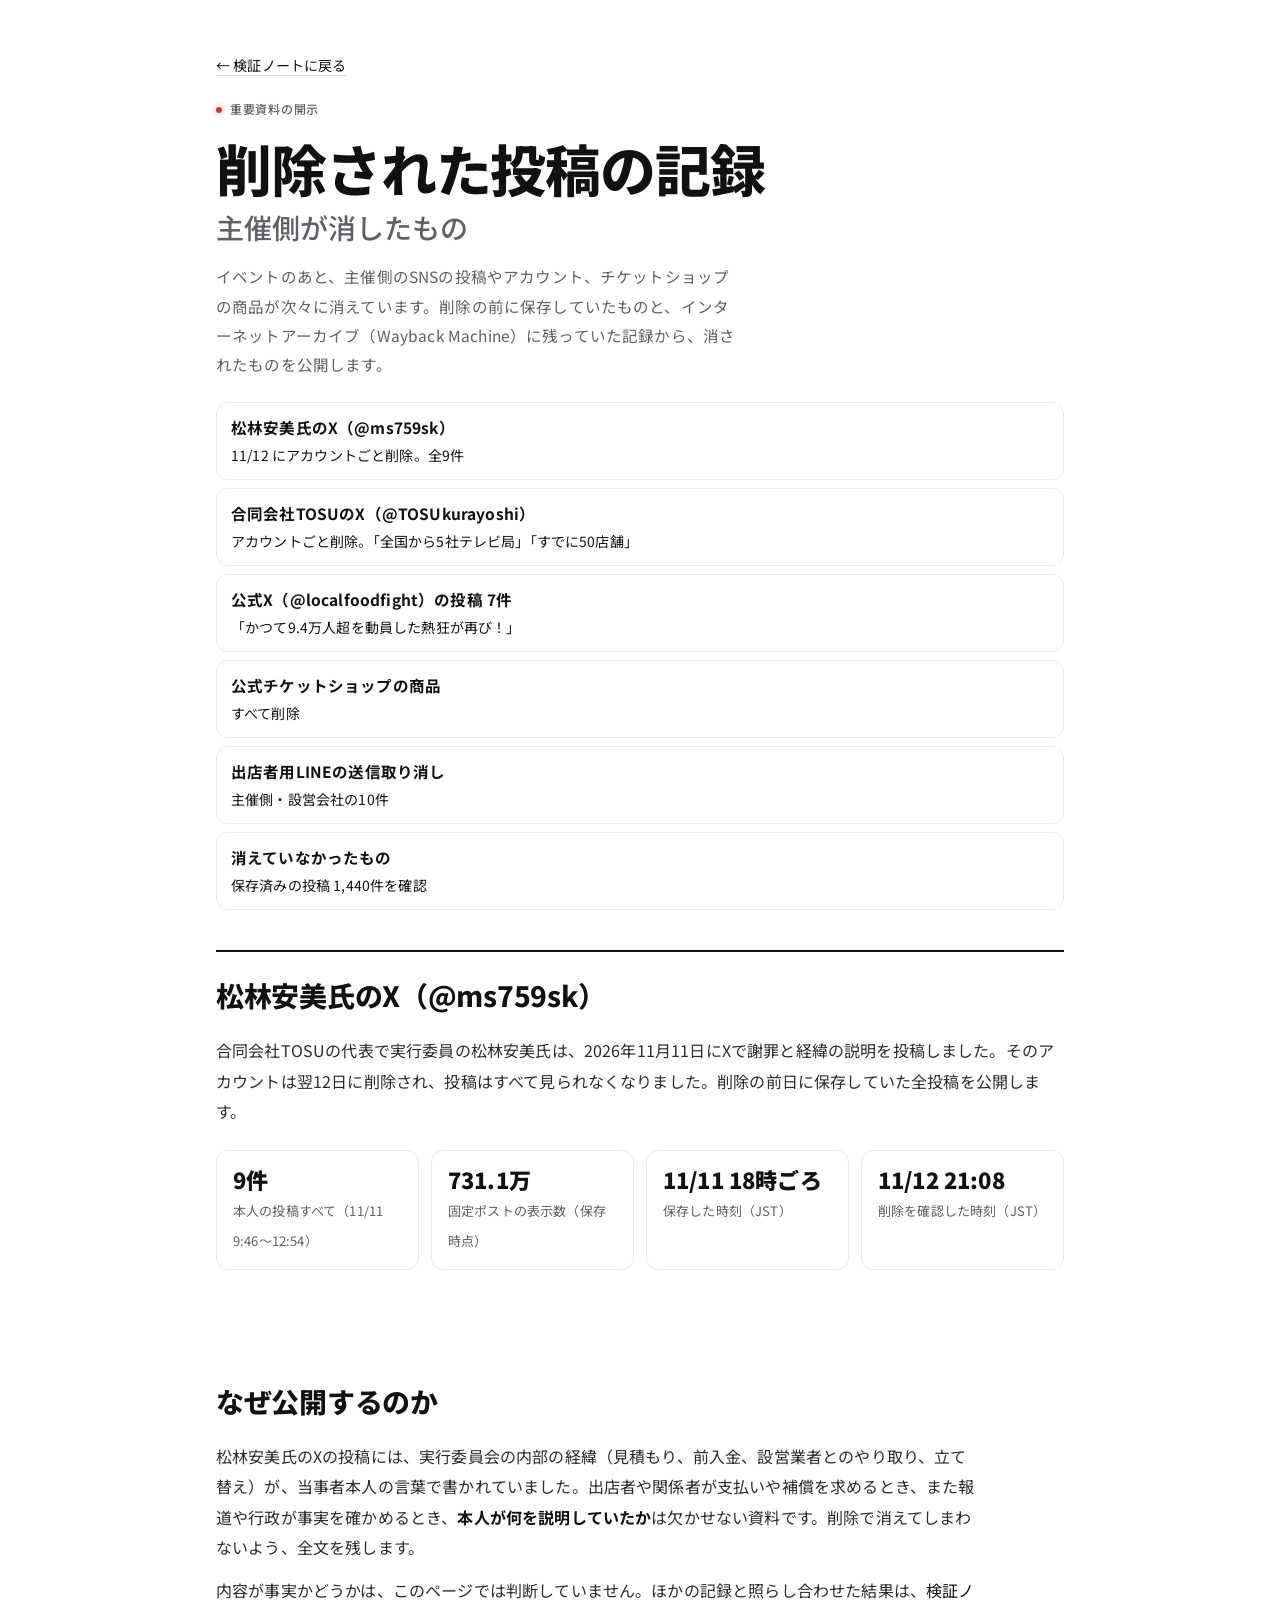
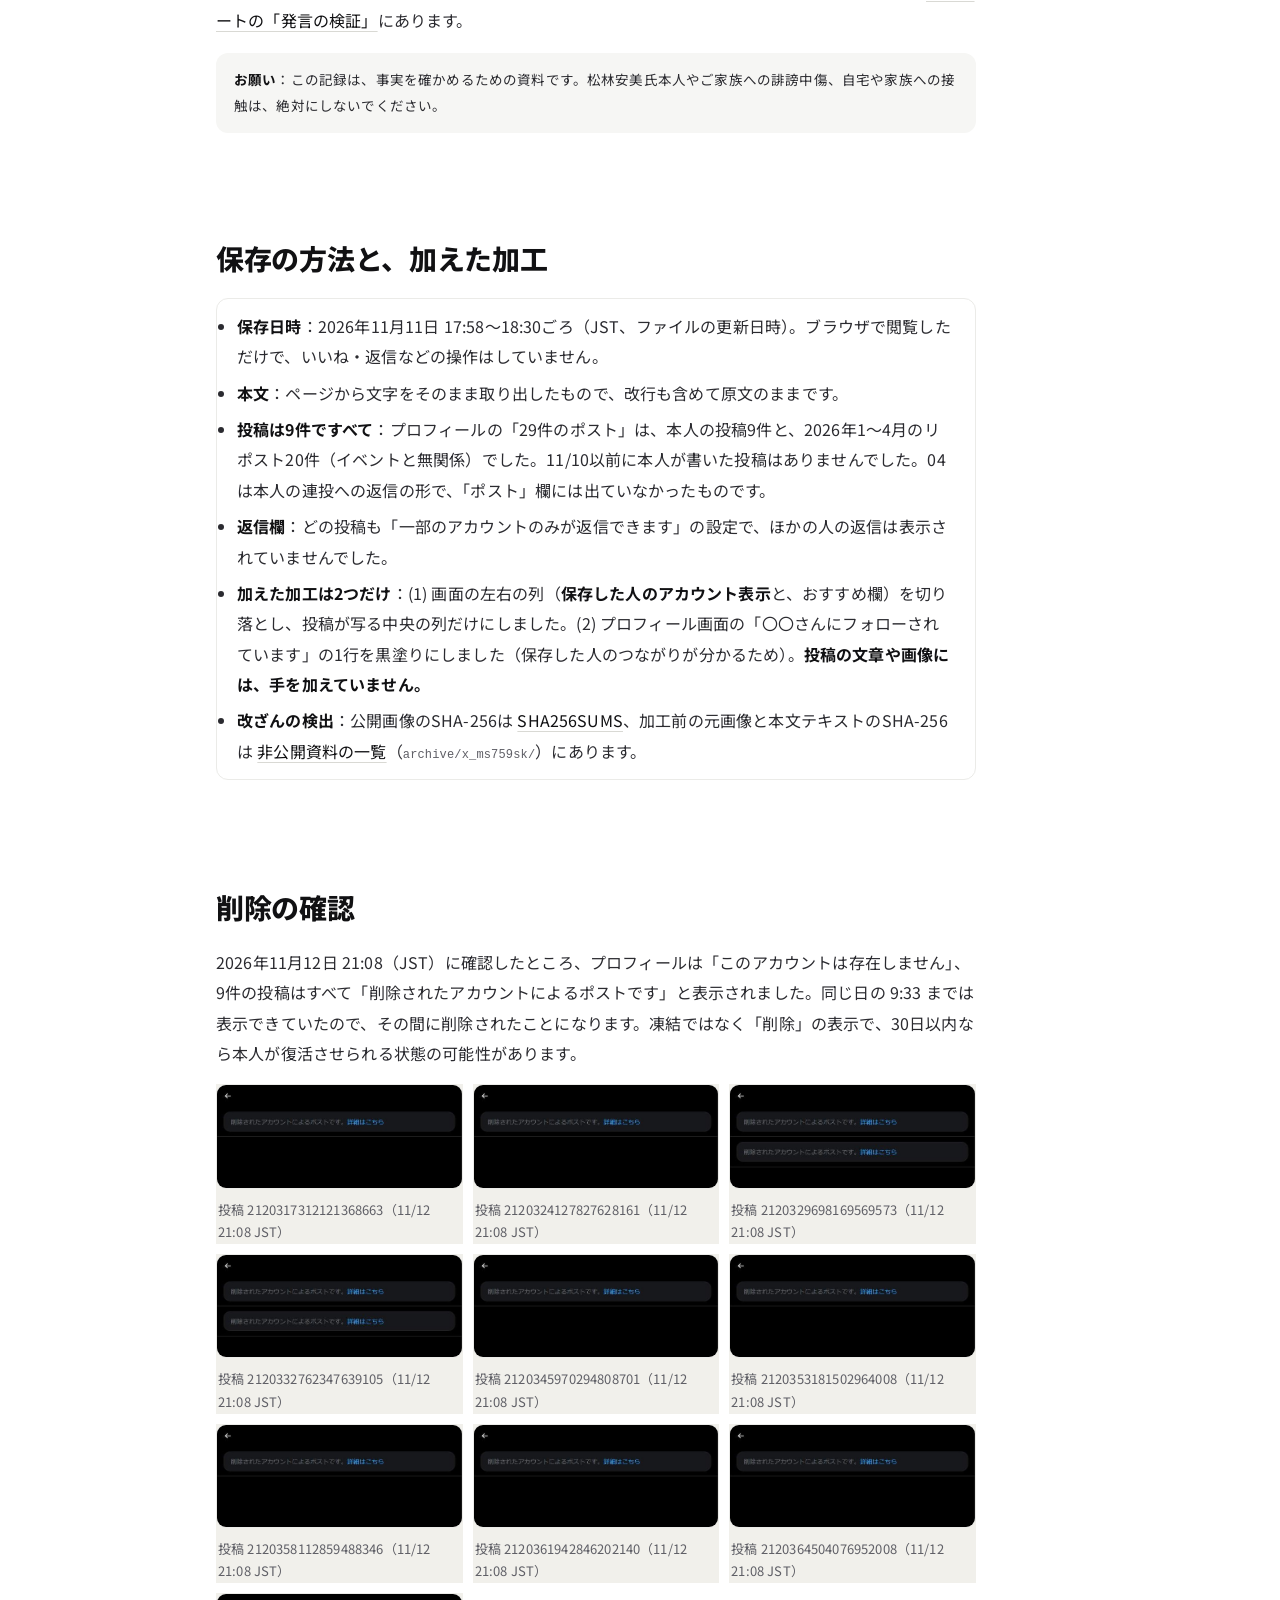
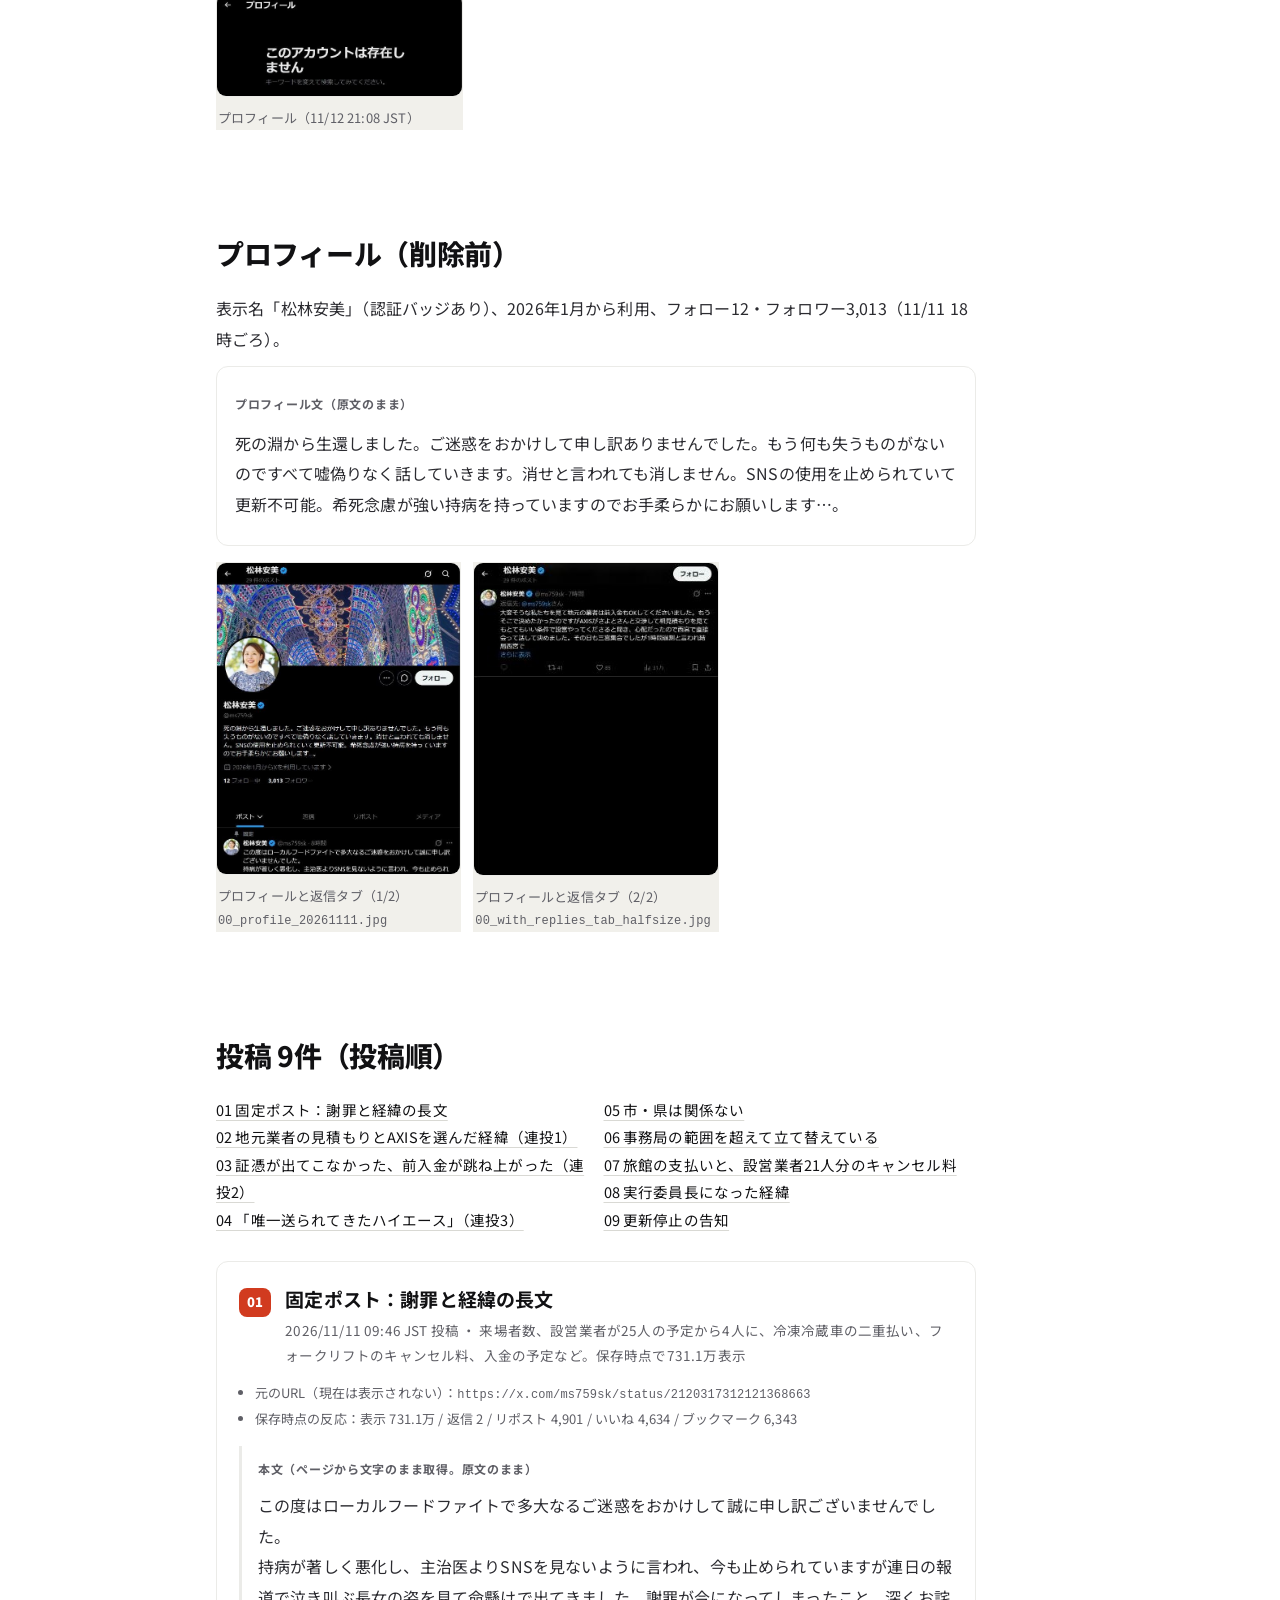
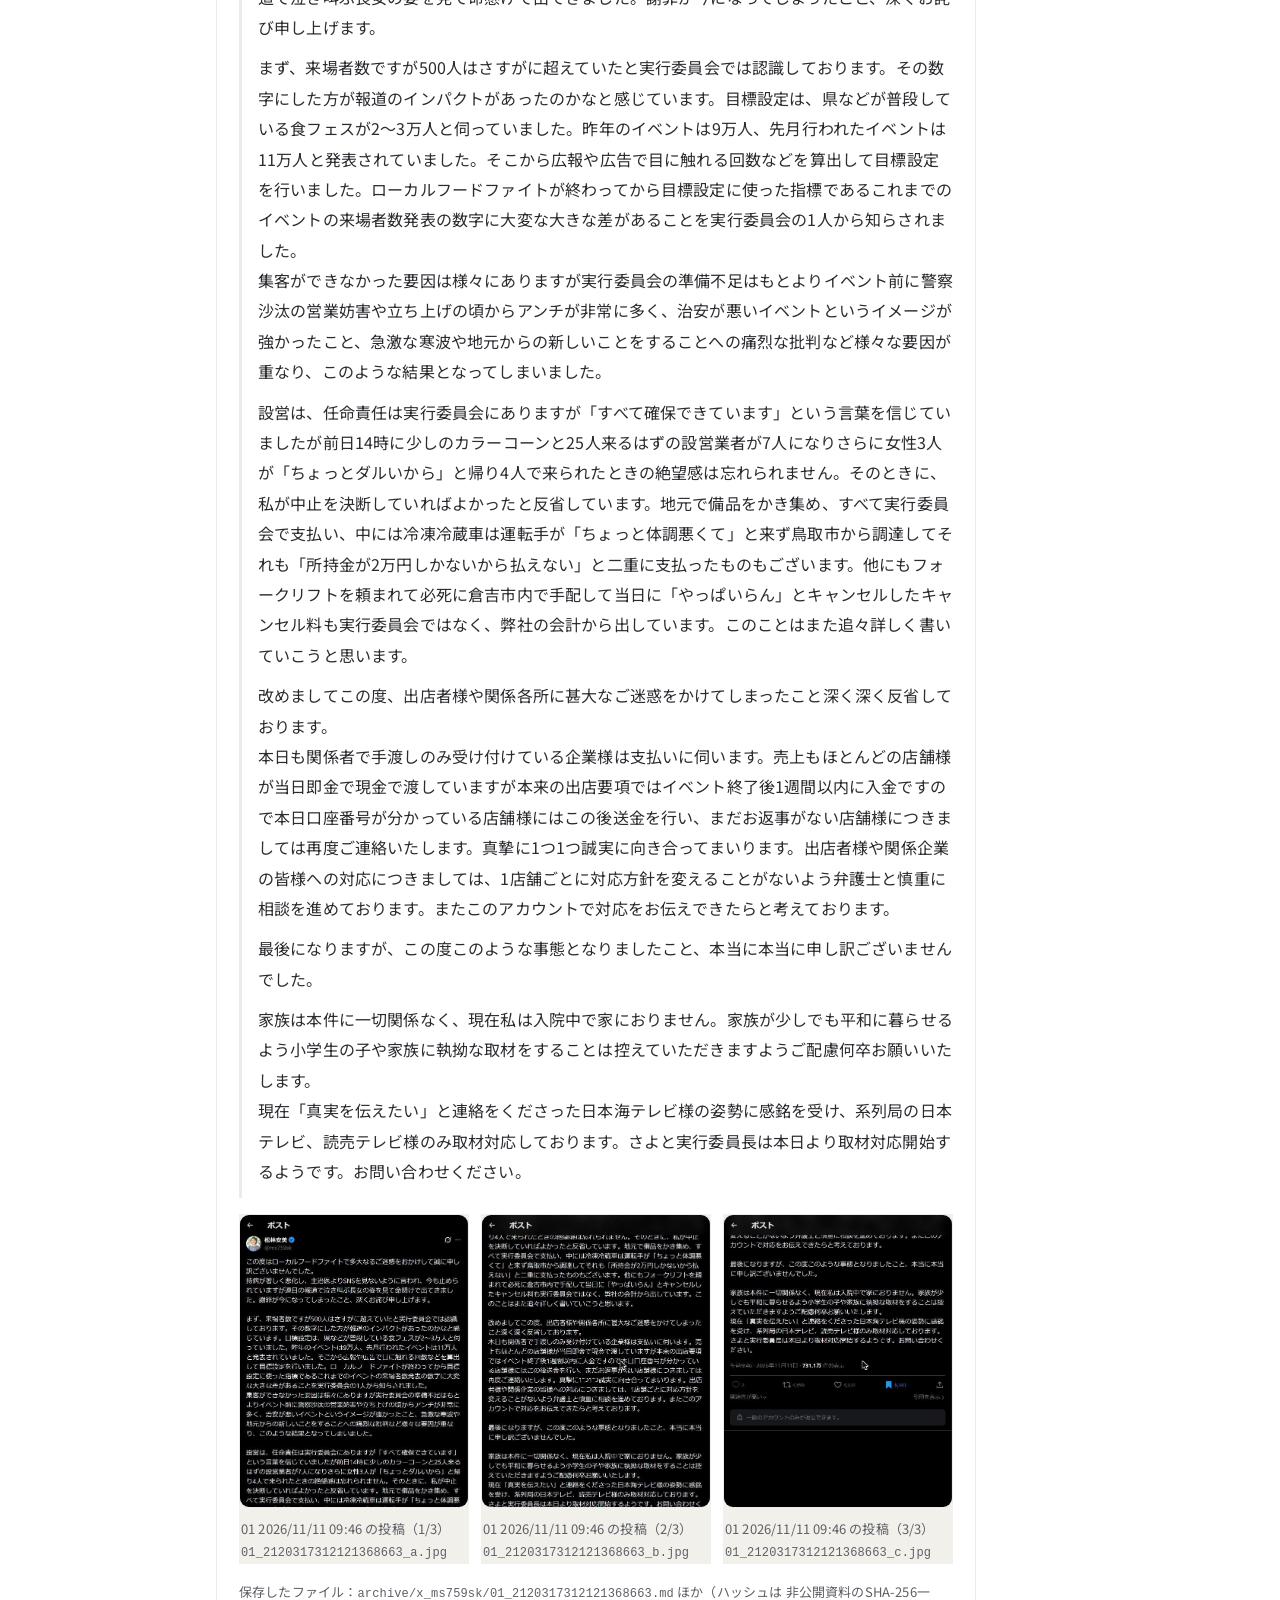
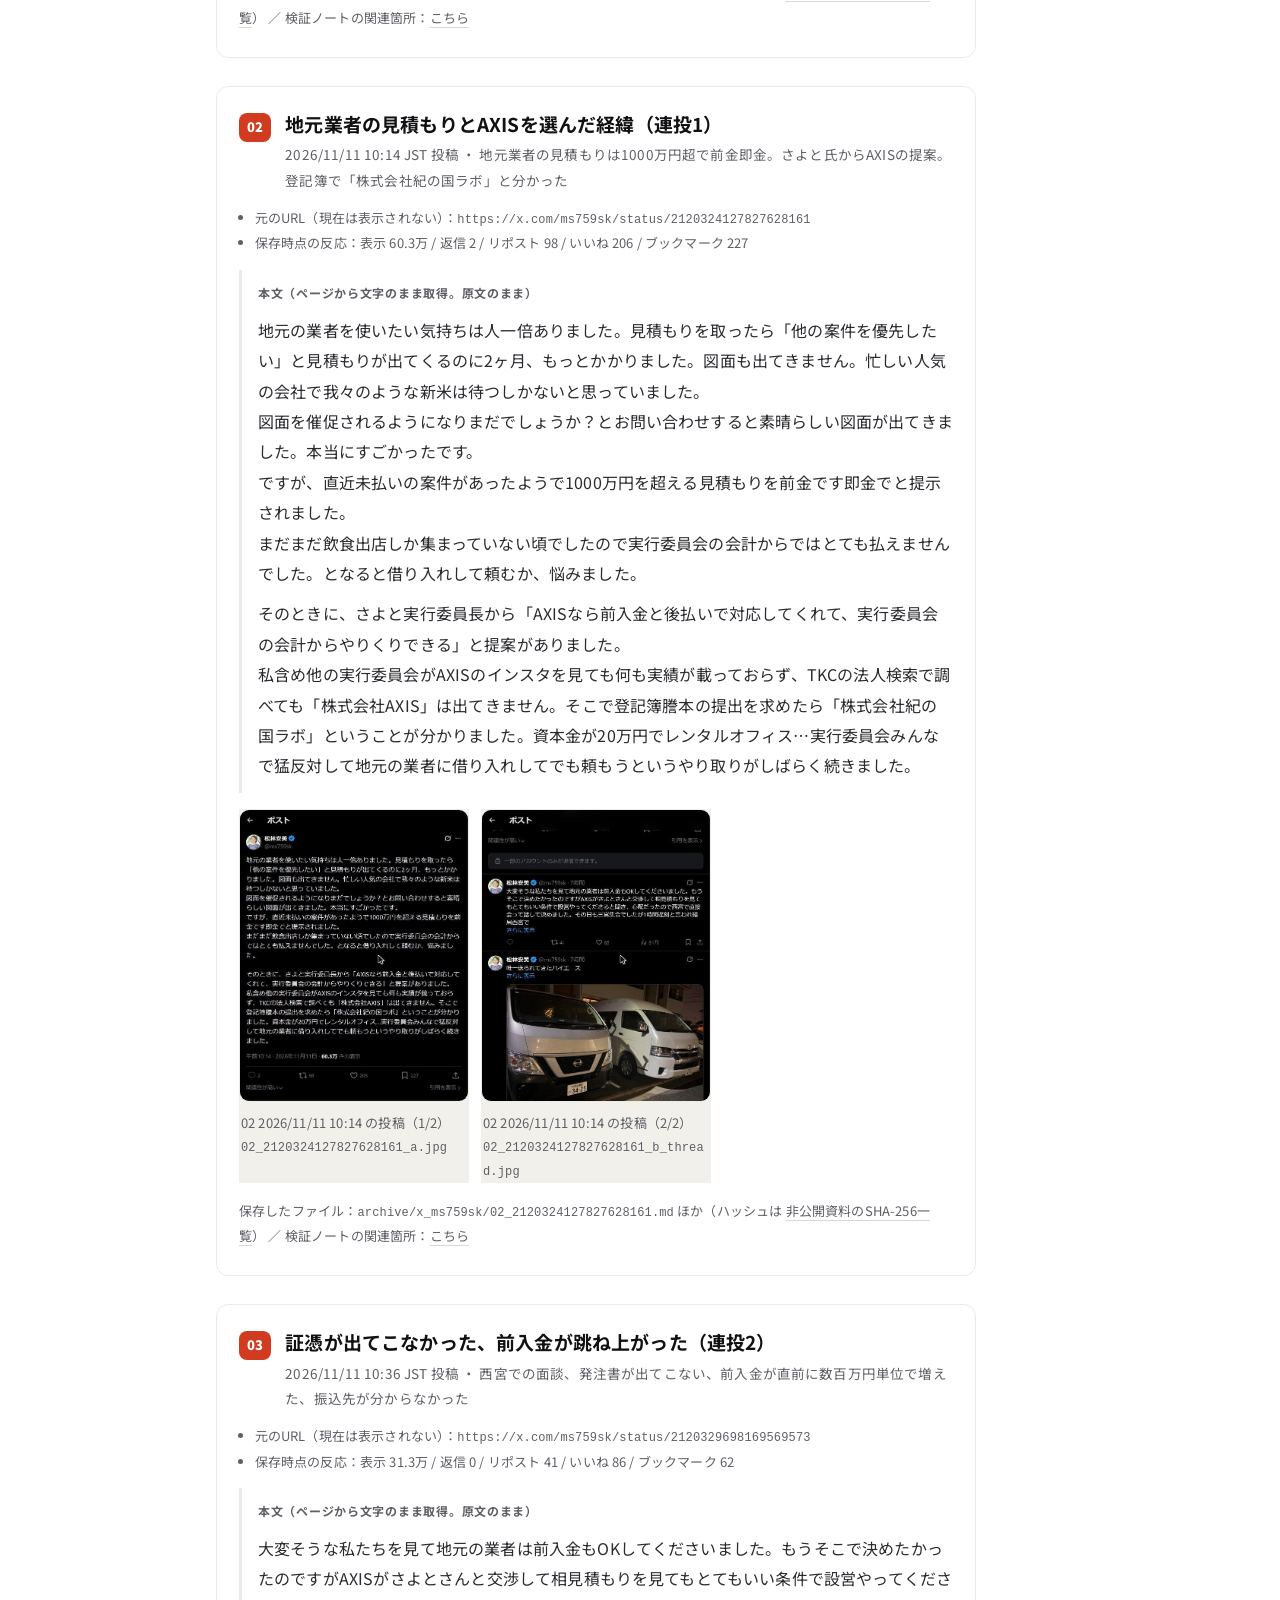
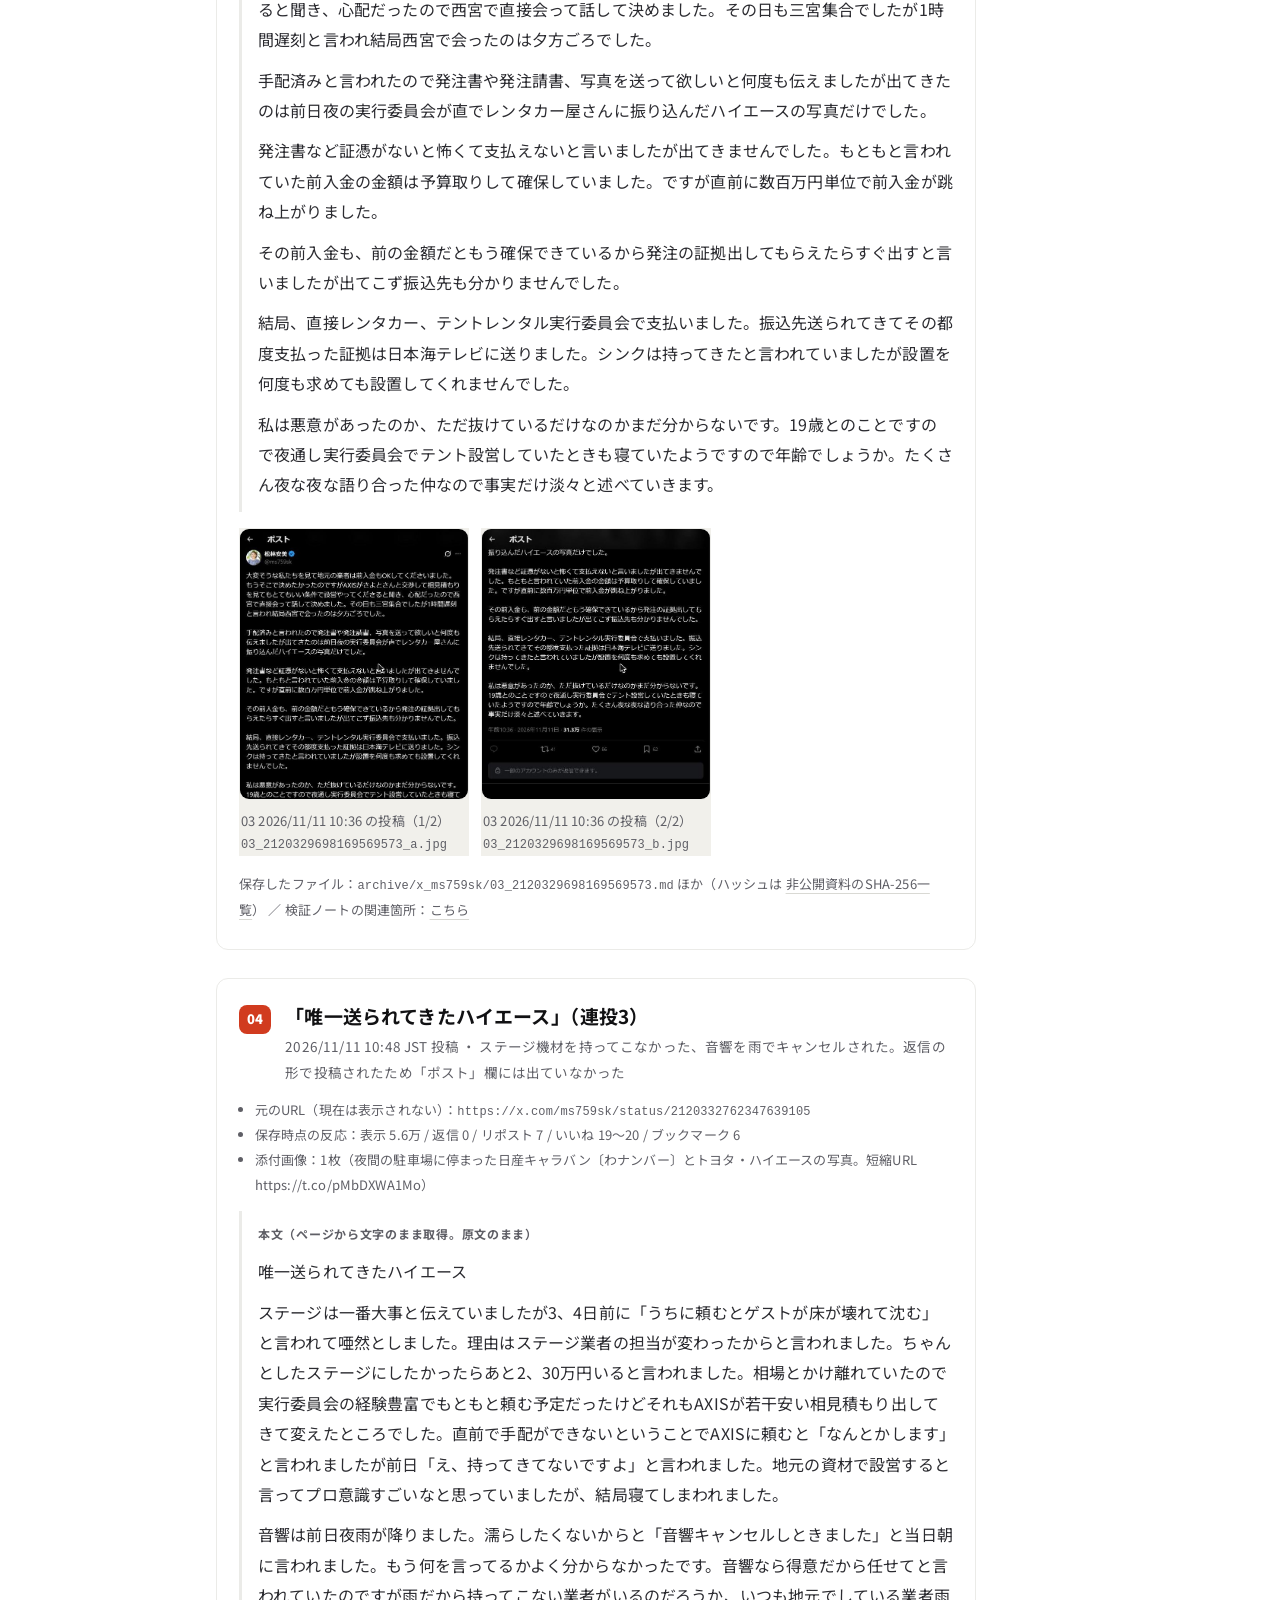
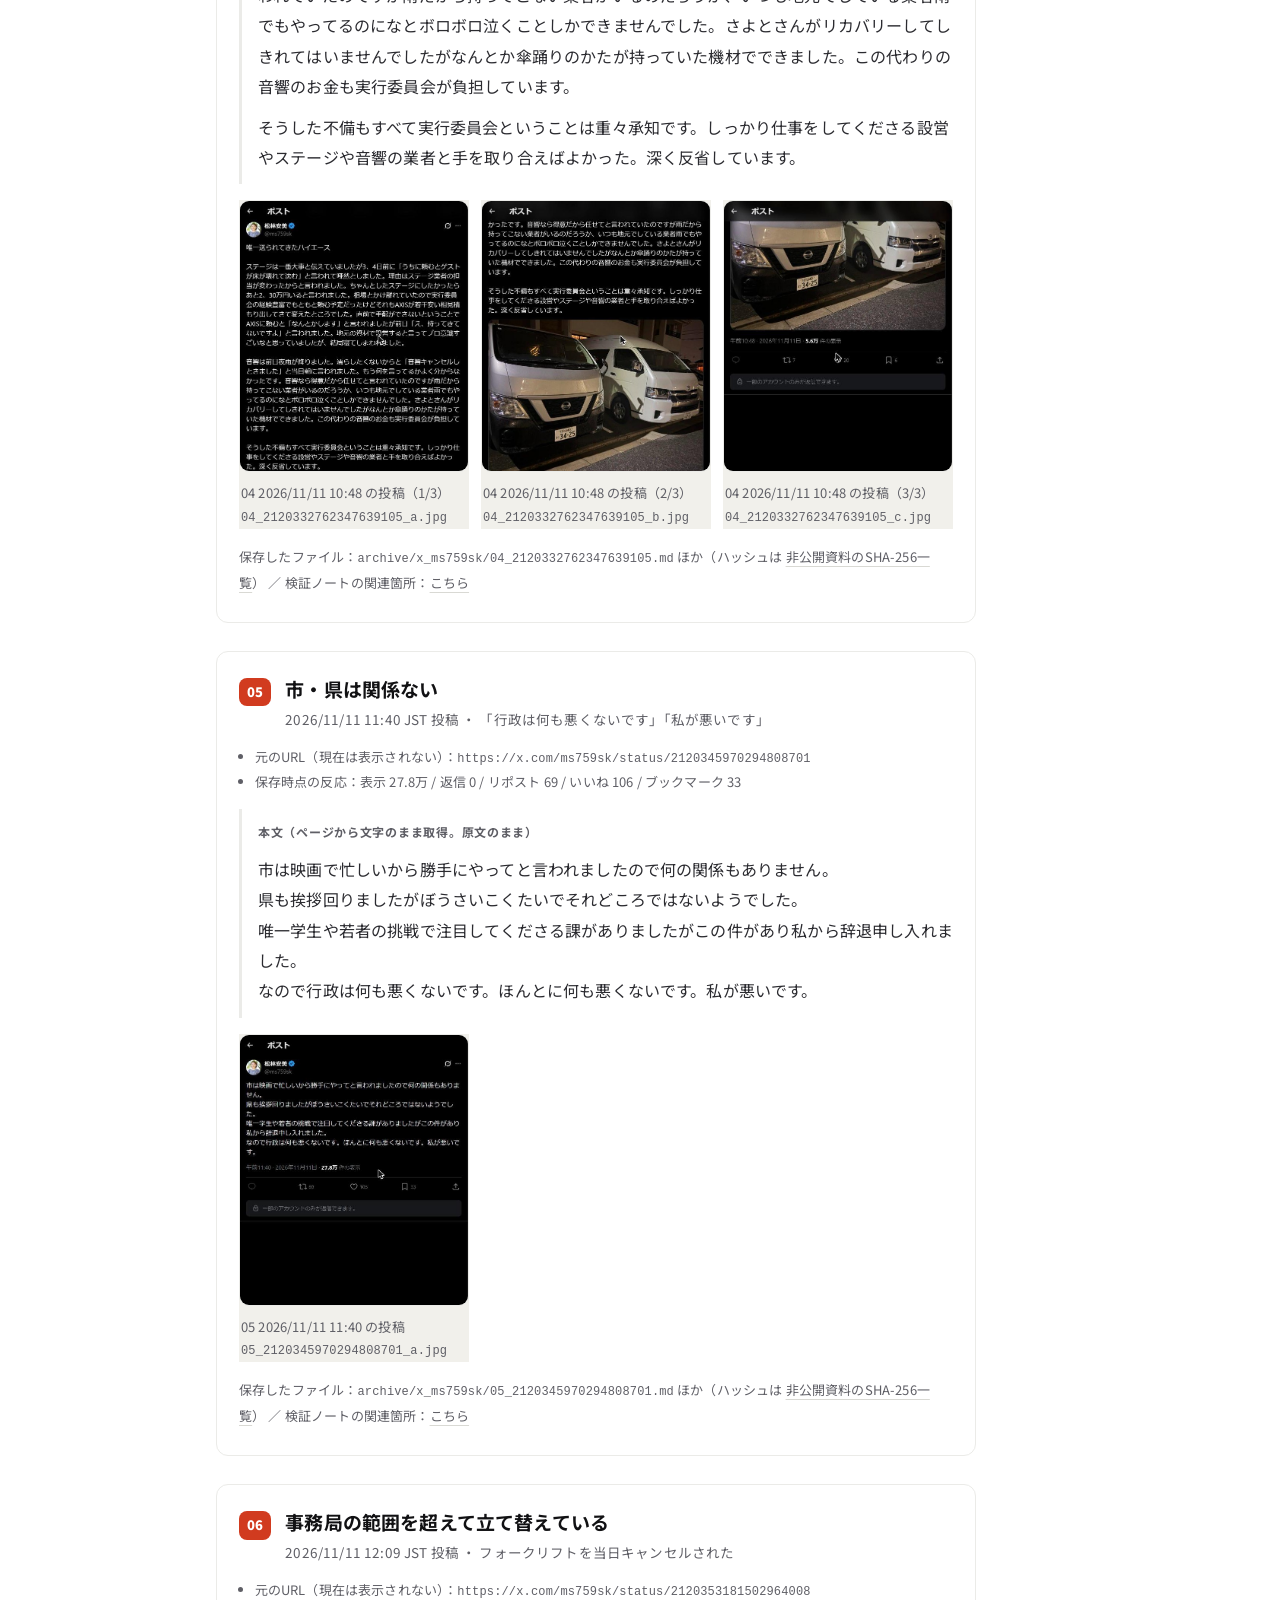
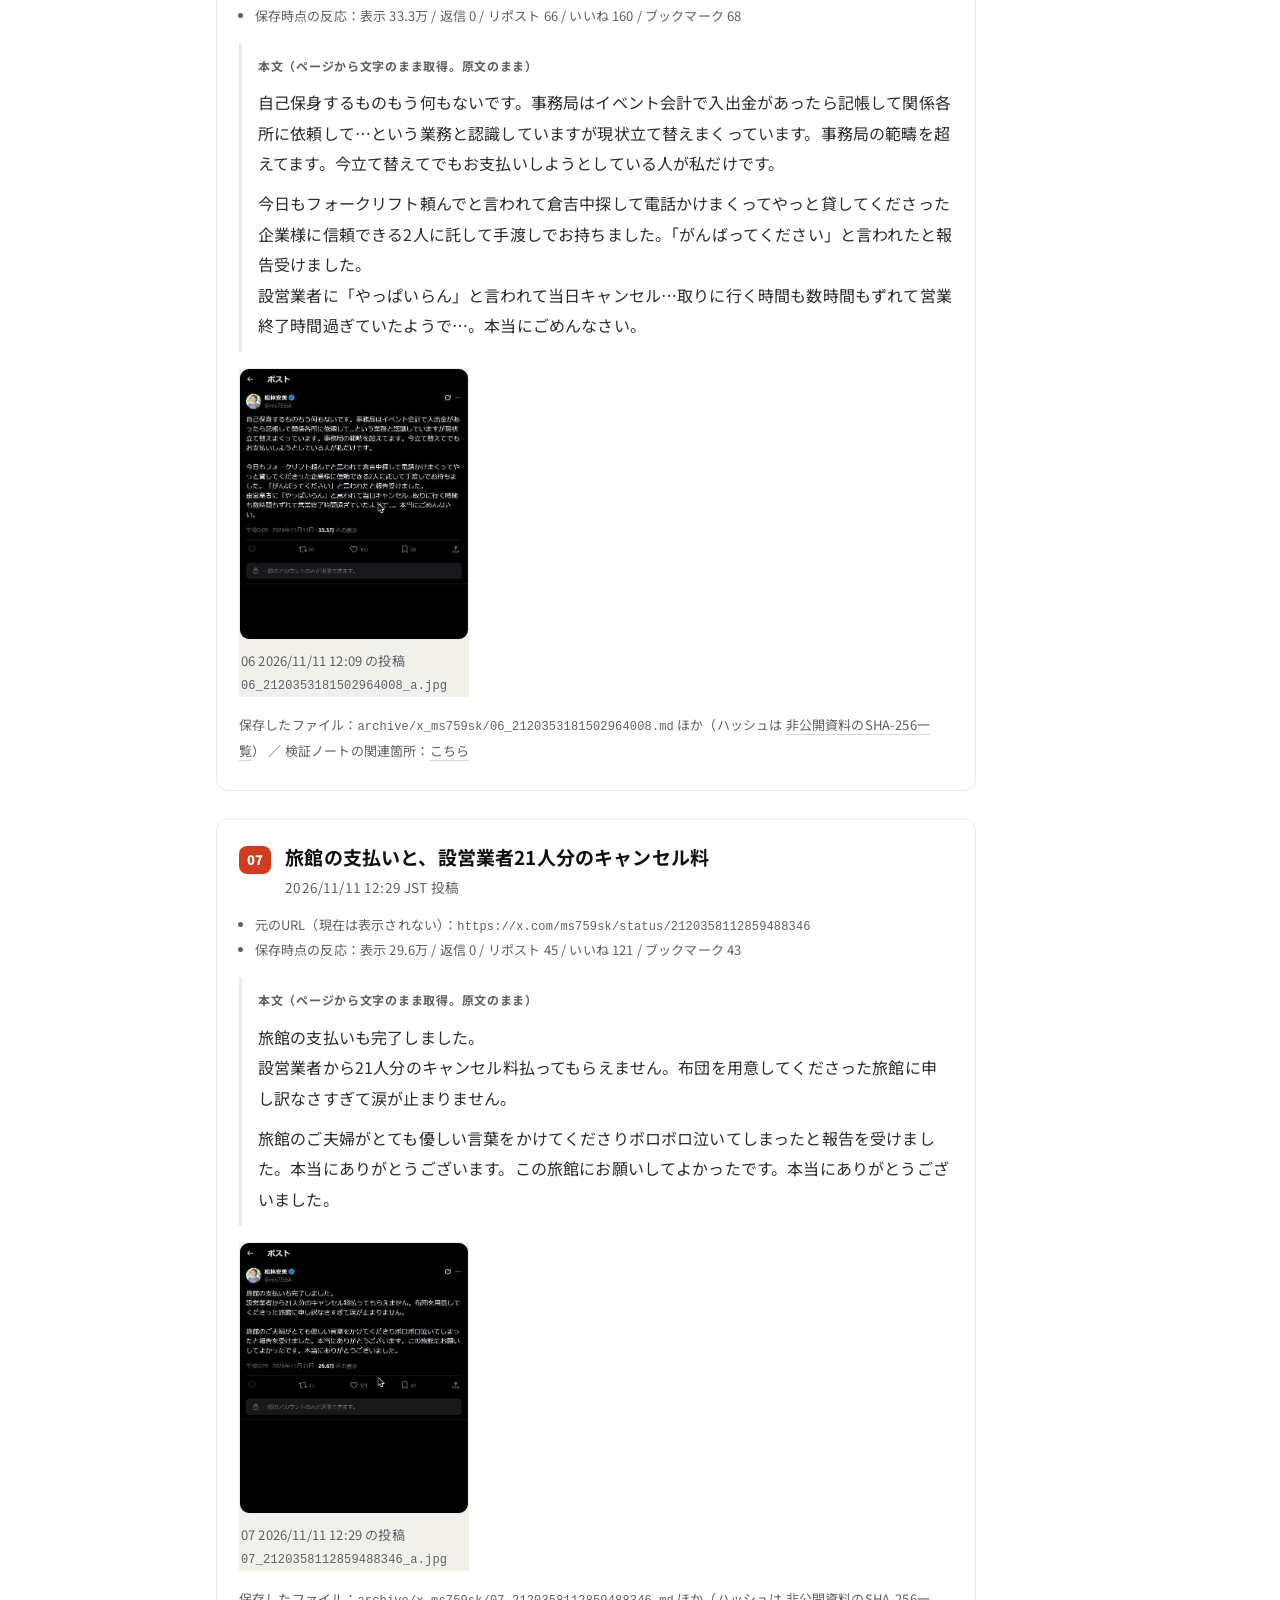
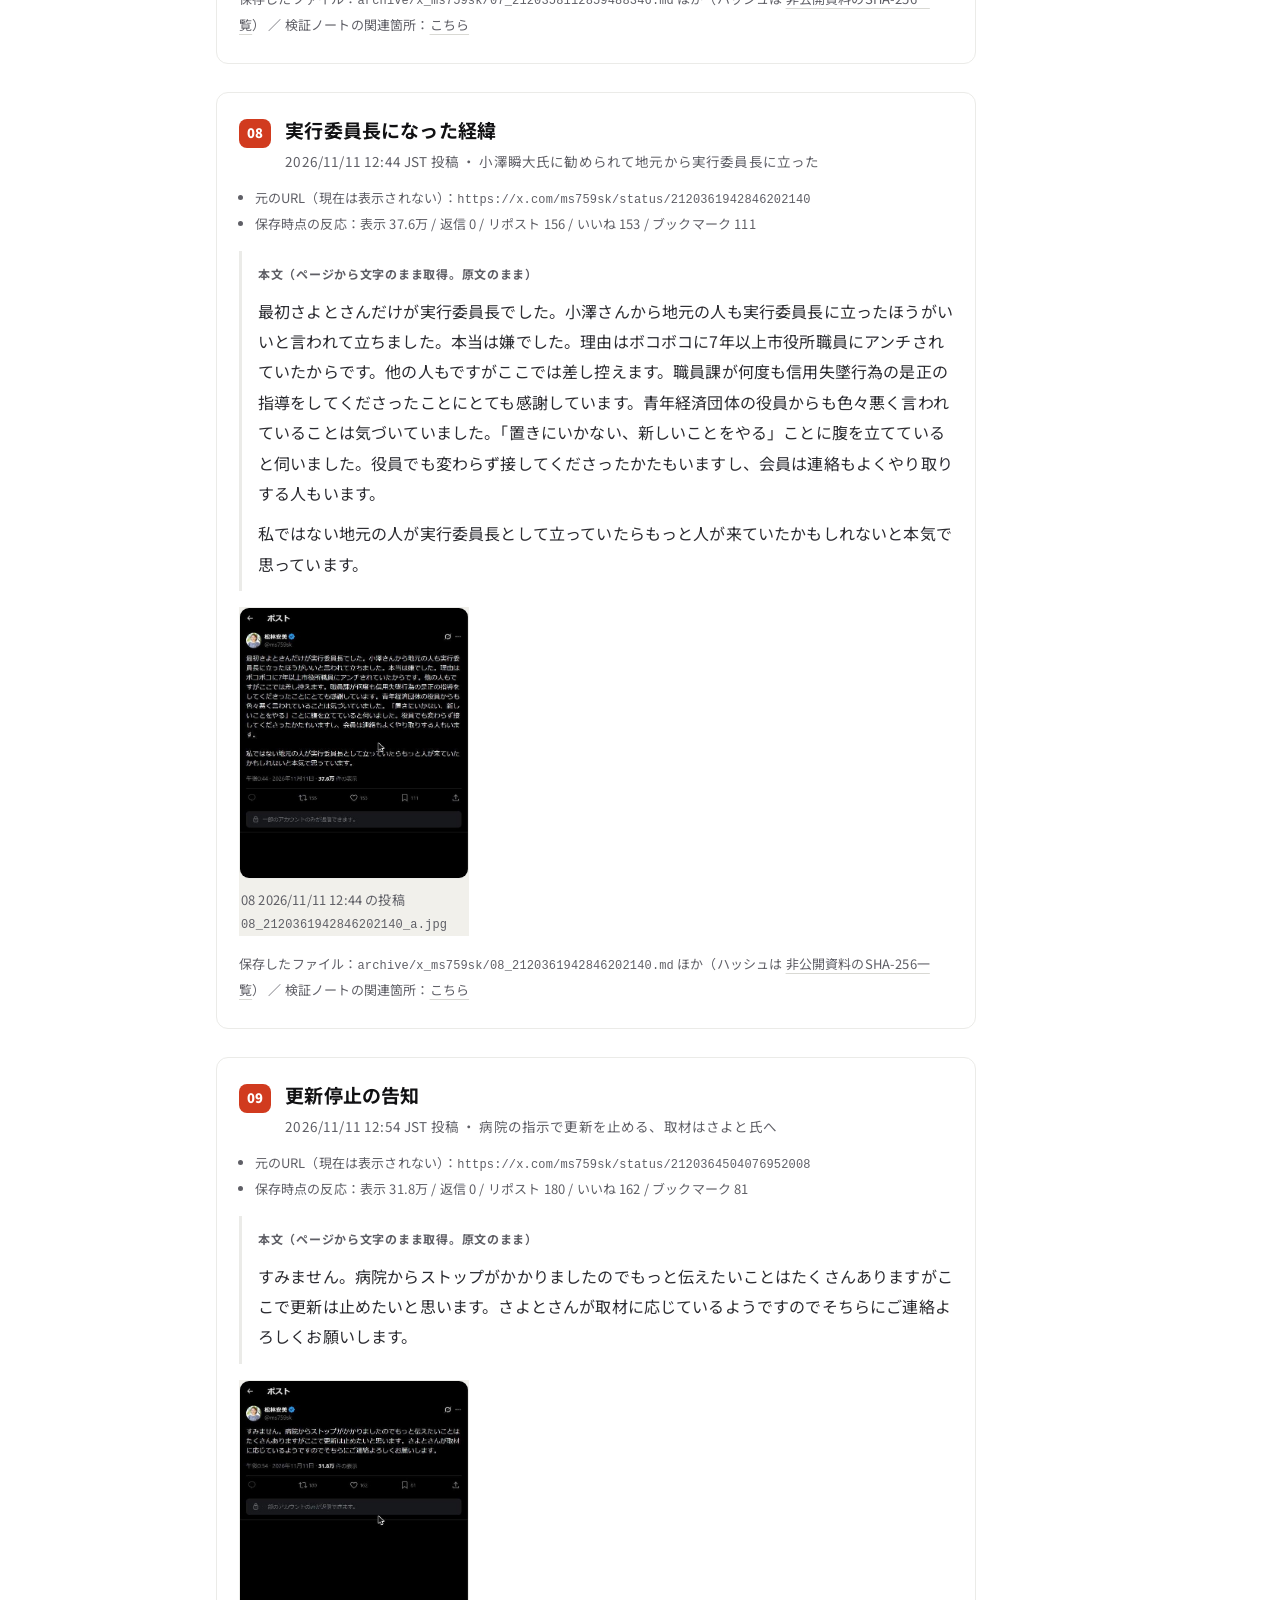
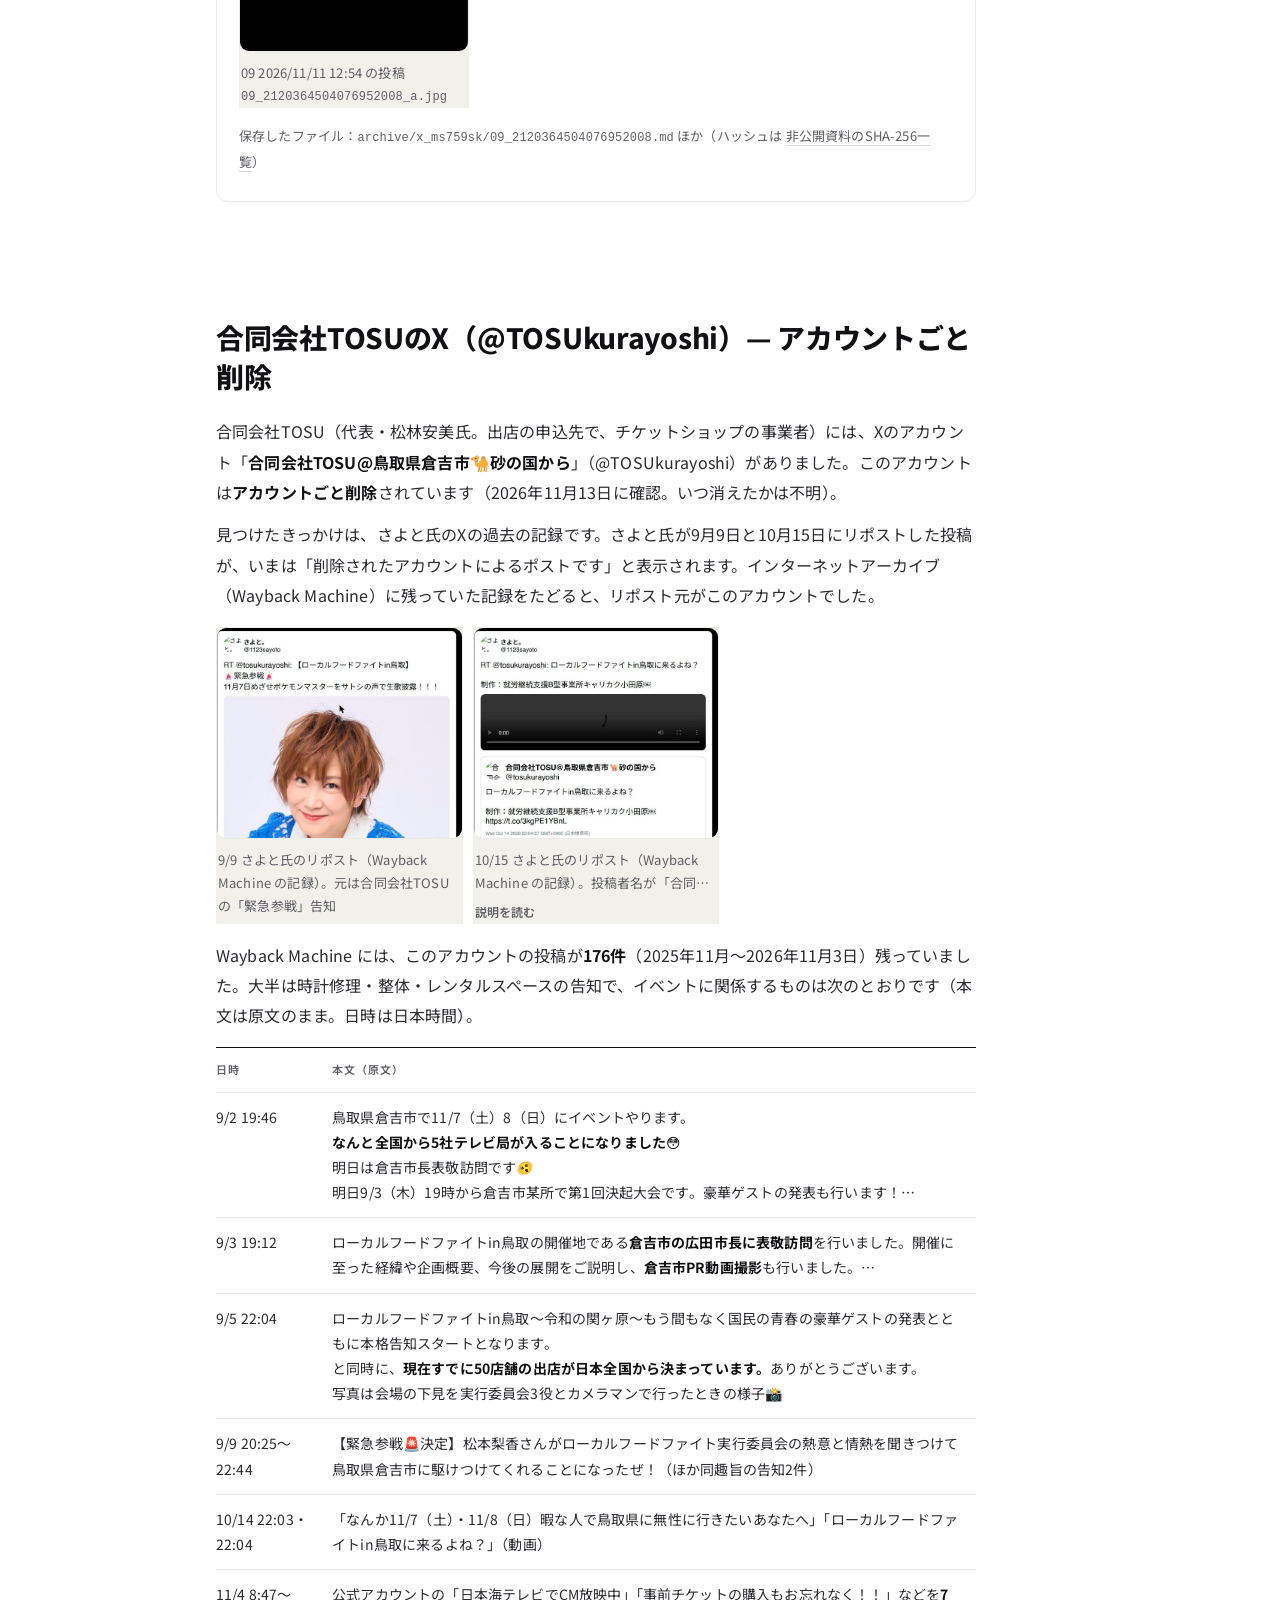
<file: deleted.html>
<!doctype html>
<html lang="ja">
<head>
<meta charset="utf-8">
<!-- Google Tag Manager -->
<script>(function(w,d,s,l,i){w[l]=w[l]||[];w[l].push({'gtm.start':
new Date().getTime(),event:'gtm.js'});var f=d.getElementsByTagName(s)[0],
j=d.createElement(s),dl=l!='dataLayer'?'&l='+l:'';j.async=true;j.src=
'https://www.googletagmanager.com/gtm.js?id='+i+dl;f.parentNode.insertBefore(j,f);
})(window,document,'script','dataLayer','GTM-5VJ6V8SR');</script>
<!-- End Google Tag Manager -->
<script async src="https://www.googletagmanager.com/gtag/js?id=G-WRLJP6FQFK"></script>
<script>
  window.dataLayer = window.dataLayer || [];
  function gtag(){dataLayer.push(arguments);}
  gtag('js', new Date());
  gtag('config', 'G-WRLJP6FQFK');
</script>
<meta name="viewport" content="width=device-width, initial-scale=1">
<title>削除された投稿の記録 LFF鳥取 検証ノート</title>
<meta property="og:type" content="article">
<meta property="og:site_name" content="LFF鳥取 検証ノート">
<meta property="og:title" content="削除された投稿の記録｜ローカルフードファイト in 鳥取">
<meta property="og:description" content="松林安美氏のX（全9件）、合同会社TOSUのX、公式Xの「かつて9.4万人超」、チケットショップの商品。主催側が消したものを公開。">
<meta property="og:url" content="https://kitsuneudonjp.github.io/lff/deleted.html">
<meta property="og:image" content="https://kitsuneudonjp.github.io/lff/img/ogp_deleted.jpg">
<meta property="og:image:width" content="1200">
<meta property="og:image:height" content="630">
<meta property="og:locale" content="ja_JP">
<meta name="twitter:card" content="summary_large_image">
<link rel="canonical" href="https://kitsuneudonjp.github.io/lff/deleted.html">

<meta name="description" content="ローカルフードファイト in 鳥取の主催側が削除した投稿と記録（松林安美氏のX、合同会社TOSUのX、公式Xの投稿、チケットショップの商品）を、削除前の保存とインターネットアーカイブの記録から公開する。">
<link rel="preconnect" href="https://fonts.googleapis.com">
<link rel="preconnect" href="https://fonts.gstatic.com" crossorigin>
<link href="https://fonts.googleapis.com/css2?family=Noto+Sans+JP:wght@400;500;700;900&display=swap" rel="stylesheet">
<link rel="stylesheet" href="style.css?v=18">
<style>
.page{max-width:880px;margin:0 auto;padding:40px 16px 96px}
.page main{padding-bottom:0}
.back{font-size:14px}
.page h1{margin-top:14px}
.facts{display:grid;grid-template-columns:repeat(auto-fit,minmax(180px,1fr));gap:12px;margin:24px 0}
.facts div{background:var(--surface);border-radius:var(--r);border:1px solid var(--line);padding:14px 16px}
.facts b{display:block;font-size:22px;font-weight:900;line-height:1.3}
.facts span{font-size:13px;color:var(--muted)}
.how{background:var(--surface);border-radius:var(--r);border:1px solid var(--line);padding:6px 20px;margin:20px 0}
.how li{margin:6px 0}
.list{columns:2 260px;font-size:14.5px;padding-left:1.4em}
.post{background:var(--surface);border-radius:var(--r);border:1px solid var(--line);padding:22px 22px 14px;margin:28px 0;scroll-margin-top:16px}
.post > header{display:flex;gap:14px;align-items:flex-start}
.post .no{flex:none;font-size:13px;font-weight:900;color:#fff;background:var(--accent);border-radius:8px;padding:2px 8px;margin-top:4px}
.post h3{margin:0;font-size:19px}
.post .when{margin:4px 0 0;font-size:13.5px;color:var(--muted)}
.post .meta{font-size:13px;color:var(--muted);padding-left:1.2em;margin:12px 0}
.post .text{border-left:3px solid var(--line);padding:2px 0 2px 16px;margin:14px 0}
.post .text p{margin:10px 0}
.post .label{font-size:12px;font-weight:700;letter-spacing:.06em;color:var(--muted)}
.shots{display:grid;grid-template-columns:repeat(auto-fill,minmax(220px,1fr));gap:12px;margin:16px 0}
.shots figure,.gone figure{margin:0;background:#f1f0eb;box-shadow:none;cursor:zoom-in}
.records{list-style:none;padding:0;margin:22px 0;display:grid;gap:8px;counter-reset:r}
.records li{counter-increment:r}
.records a{display:block;background:var(--surface);border-radius:12px;border:1px solid var(--line);padding:10px 14px;position:relative;color:var(--ink);text-decoration:none;font-size:14px}
.records b{display:block;font-size:15.5px}
.part{margin-top:40px;padding-top:24px;border-top:2px solid var(--ink)}
.gone{display:grid;grid-template-columns:repeat(auto-fill,minmax(200px,1fr));gap:10px;margin:16px 0}
@media (max-width:600px){.post{padding:18px 14px 10px}.shots{grid-template-columns:1fr 1fr}}
</style>
</head>
<body>
<!-- Google Tag Manager (noscript) -->
<noscript><iframe src="https://www.googletagmanager.com/ns.html?id=GTM-5VJ6V8SR"
height="0" width="0" style="display:none;visibility:hidden"></iframe></noscript>
<!-- End Google Tag Manager (noscript) -->
<div class="page">
<p class="back"><a href="index.html">← 検証ノートに戻る</a></p>
<span class="status">重要資料の開示</span>
<h1>削除された投稿の記録 <span>主催側が消したもの</span></h1>
<p class="sub">イベントのあと、主催側のSNSの投稿やアカウント、チケットショップの商品が次々に消えています。削除の前に保存していたものと、インターネットアーカイブ（Wayback Machine）に残っていた記録から、消されたものを公開します。</p>
<ol class="records">
  <li><a href="#posts"><b>松林安美氏のX（@ms759sk）</b>11/12 にアカウントごと削除。全9件</a></li>
  <li><a href="#tosu-x"><b>合同会社TOSUのX（@TOSUkurayoshi）</b>アカウントごと削除。「全国から5社テレビ局」「すでに50店舗」</a></li>
  <li><a href="#lff-x"><b>公式X（@localfoodfight）の投稿 7件</b>「かつて9.4万人超を動員した熱狂が再び！」</a></li>
  <li><a href="#base"><b>公式チケットショップの商品</b>すべて削除</a></li>
  <li><a href="#line"><b>出店者用LINEの送信取り消し</b>主催側・設営会社の10件</a></li>
  <li><a href="#checked"><b>消えていなかったもの</b>保存済みの投稿 1,440件を確認</a></li>
</ol>
<h2 class="part">松林安美氏のX（@ms759sk）</h2>
<p>合同会社TOSUの代表で実行委員の松林安美氏は、2026年11月11日にXで謝罪と経緯の説明を投稿しました。そのアカウントは翌12日に削除され、投稿はすべて見られなくなりました。削除の前日に保存していた全投稿を公開します。</p>

<div class="facts">
  <div><b>9件</b><span>本人の投稿すべて（11/11 9:46〜12:54）</span></div>
  <div><b>731.1万</b><span>固定ポストの表示数（保存時点）</span></div>
  <div><b>11/11 18時ごろ</b><span>保存した時刻（JST）</span></div>
  <div><b>11/12 21:08</b><span>削除を確認した時刻（JST）</span></div>
</div>

<main>
<section id="why">
<h2>なぜ公開するのか</h2>
<p>松林安美氏のXの投稿には、実行委員会の内部の経緯（見積もり、前入金、設営業者とのやり取り、立て替え）が、当事者本人の言葉で書かれていました。出店者や関係者が支払いや補償を求めるとき、また報道や行政が事実を確かめるとき、<strong>本人が何を説明していたか</strong>は欠かせない資料です。削除で消えてしまわないよう、全文を残します。</p>
<p>内容が事実かどうかは、このページでは判断していません。ほかの記録と照らし合わせた結果は、<a href="index.html#claims">検証ノートの「発言の検証」</a>にあります。</p>
<div class="warn"><strong>お願い</strong>：この記録は、事実を確かめるための資料です。松林安美氏本人やご家族への誹謗中傷、自宅や家族への接触は、絶対にしないでください。</div>
</section>

<section id="method">
<h2>保存の方法と、加えた加工</h2>
<ul class="how">
  <li><b>保存日時</b>：2026年11月11日 17:58〜18:30ごろ（JST、ファイルの更新日時）。ブラウザで閲覧しただけで、いいね・返信などの操作はしていません。</li>
  <li><b>本文</b>：ページから文字をそのまま取り出したもので、改行も含めて原文のままです。</li>
  <li><b>投稿は9件ですべて</b>：プロフィールの「29件のポスト」は、本人の投稿9件と、2026年1〜4月のリポスト20件（イベントと無関係）でした。11/10以前に本人が書いた投稿はありませんでした。04は本人の連投への返信の形で、「ポスト」欄には出ていなかったものです。</li>
  <li><b>返信欄</b>：どの投稿も「一部のアカウントのみが返信できます」の設定で、ほかの人の返信は表示されていませんでした。</li>
  <li><b>加えた加工は2つだけ</b>：(1) 画面の左右の列（<strong>保存した人のアカウント表示</strong>と、おすすめ欄）を切り落とし、投稿が写る中央の列だけにしました。(2) プロフィール画面の「〇〇さんにフォローされています」の1行を黒塗りにしました（保存した人のつながりが分かるため）。<strong>投稿の文章や画像には、手を加えていません。</strong></li>
  <li><b>改ざんの検出</b>：公開画像のSHA-256は <a href="evidence/SHA256SUMS">SHA256SUMS</a>、加工前の元画像と本文テキストのSHA-256は <a href="private-hashes.txt">非公開資料の一覧</a>（<code>archive/x_ms759sk/</code>）にあります。</li>
</ul>
</section>

<section id="deleted">
<h2>削除の確認</h2>
<p>2026年11月12日 21:08（JST）に確認したところ、プロフィールは「このアカウントは存在しません」、9件の投稿はすべて「削除されたアカウントによるポストです」と表示されました。同じ日の 9:33 までは表示できていたので、その間に削除されたことになります。凍結ではなく「削除」の表示で、30日以内なら本人が復活させられる状態の可能性があります。</p>
<div class="gone"><figure><img src="evidence/sns/x_ms759sk/deleted/20261112_2108_2120317312121368663.jpg" alt="削除を確認した画面" loading="lazy"><figcaption>投稿 2120317312121368663（11/12 21:08 JST）</figcaption></figure><figure><img src="evidence/sns/x_ms759sk/deleted/20261112_2108_2120324127827628161.jpg" alt="削除を確認した画面" loading="lazy"><figcaption>投稿 2120324127827628161（11/12 21:08 JST）</figcaption></figure><figure><img src="evidence/sns/x_ms759sk/deleted/20261112_2108_2120329698169569573.jpg" alt="削除を確認した画面" loading="lazy"><figcaption>投稿 2120329698169569573（11/12 21:08 JST）</figcaption></figure><figure><img src="evidence/sns/x_ms759sk/deleted/20261112_2108_2120332762347639105.jpg" alt="削除を確認した画面" loading="lazy"><figcaption>投稿 2120332762347639105（11/12 21:08 JST）</figcaption></figure><figure><img src="evidence/sns/x_ms759sk/deleted/20261112_2108_2120345970294808701.jpg" alt="削除を確認した画面" loading="lazy"><figcaption>投稿 2120345970294808701（11/12 21:08 JST）</figcaption></figure><figure><img src="evidence/sns/x_ms759sk/deleted/20261112_2108_2120353181502964008.jpg" alt="削除を確認した画面" loading="lazy"><figcaption>投稿 2120353181502964008（11/12 21:08 JST）</figcaption></figure><figure><img src="evidence/sns/x_ms759sk/deleted/20261112_2108_2120358112859488346.jpg" alt="削除を確認した画面" loading="lazy"><figcaption>投稿 2120358112859488346（11/12 21:08 JST）</figcaption></figure><figure><img src="evidence/sns/x_ms759sk/deleted/20261112_2108_2120361942846202140.jpg" alt="削除を確認した画面" loading="lazy"><figcaption>投稿 2120361942846202140（11/12 21:08 JST）</figcaption></figure><figure><img src="evidence/sns/x_ms759sk/deleted/20261112_2108_2120364504076952008.jpg" alt="削除を確認した画面" loading="lazy"><figcaption>投稿 2120364504076952008（11/12 21:08 JST）</figcaption></figure><figure><img src="evidence/sns/x_ms759sk/deleted/20261112_2108_x_ms759sk_profile.jpg" alt="削除を確認した画面" loading="lazy"><figcaption>プロフィール（11/12 21:08 JST）</figcaption></figure></div>
</section>

<section id="profile">
<h2>プロフィール（削除前）</h2>
<p>表示名「松林安美」（認証バッジあり）、2026年1月から利用、フォロー12・フォロワー3,013（11/11 18時ごろ）。</p>
<div class="text post" style="margin:12px 0;padding:14px 18px"><p class="label">プロフィール文（原文のまま）</p><p>死の淵から生還しました。ご迷惑をおかけして申し訳ありませんでした。もう何も失うものがないのですべて嘘偽りなく話していきます。消せと言われても消しません。SNSの使用を止められていて更新不可能。希死念慮が強い持病を持っていますのでお手柔らかにお願いします…。</p></div>
<div class="shots"><figure><img src="evidence/sns/x_ms759sk/00_profile_20261111.jpg" alt="プロフィールと返信タブ（1/2）のスクリーンショット" loading="lazy"><figcaption>プロフィールと返信タブ（1/2）<br><code>00_profile_20261111.jpg</code></figcaption></figure><figure><img src="evidence/sns/x_ms759sk/00_with_replies_tab_halfsize.jpg" alt="プロフィールと返信タブ（2/2）のスクリーンショット" loading="lazy"><figcaption>プロフィールと返信タブ（2/2）<br><code>00_with_replies_tab_halfsize.jpg</code></figcaption></figure></div>
</section>

<section id="posts">
<h2>投稿 9件（投稿順）</h2>
<ul class="list" style="list-style:none;padding-left:0"><li><a href="#p1">01 固定ポスト：謝罪と経緯の長文</a></li><li><a href="#p2">02 地元業者の見積もりとAXISを選んだ経緯（連投1）</a></li><li><a href="#p3">03 証憑が出てこなかった、前入金が跳ね上がった（連投2）</a></li><li><a href="#p4">04 「唯一送られてきたハイエース」（連投3）</a></li><li><a href="#p5">05 市・県は関係ない</a></li><li><a href="#p6">06 事務局の範囲を超えて立て替えている</a></li><li><a href="#p7">07 旅館の支払いと、設営業者21人分のキャンセル料</a></li><li><a href="#p8">08 実行委員長になった経緯</a></li><li><a href="#p9">09 更新停止の告知</a></li></ul>

<article class="post" id="p1">
  <header>
    <span class="no">01</span>
    <div>
      <h3>固定ポスト：謝罪と経緯の長文</h3>
      <p class="when">2026/11/11 09:46 JST 投稿 ・ 来場者数、設営業者が25人の予定から4人に、冷凍冷蔵車の二重払い、フォークリフトのキャンセル料、入金の予定など。保存時点で731.1万表示</p>
    </div>
  </header>
  <ul class="meta">
    <li>元のURL（現在は表示されない）：<code>https://x.com/ms759sk/status/2120317312121368663</code></li>
    <li>保存時点の反応：表示 731.1万 / 返信 2 / リポスト 4,901 / いいね 4,634 / ブックマーク 6,343</li>
    
  </ul>
  <div class="text">
    <p class="label">本文（ページから文字のまま取得。原文のまま）</p>
    <p>この度はローカルフードファイトで多大なるご迷惑をおかけして誠に申し訳ございませんでした。<br>持病が著しく悪化し、主治医よりSNSを見ないように言われ、今も止められていますが連日の報道で泣き叫ぶ長女の姿を見て命懸けで出てきました。謝罪が今になってしまったこと、深くお詫び申し上げます。</p>
<p>まず、来場者数ですが500人はさすがに超えていたと実行委員会では認識しております。その数字にした方が報道のインパクトがあったのかなと感じています。目標設定は、県などが普段している食フェスが2〜3万人と伺っていました。昨年のイベントは9万人、先月行われたイベントは11万人と発表されていました。そこから広報や広告で目に触れる回数などを算出して目標設定を行いました。ローカルフードファイトが終わってから目標設定に使った指標であるこれまでのイベントの来場者数発表の数字に大変な大きな差があることを実行委員会の1人から知らされました。<br>集客ができなかった要因は様々にありますが実行委員会の準備不足はもとよりイベント前に警察沙汰の営業妨害や立ち上げの頃からアンチが非常に多く、治安が悪いイベントというイメージが強かったこと、急激な寒波や地元からの新しいことをすることへの痛烈な批判など様々な要因が重なり、このような結果となってしまいました。</p>
<p>設営は、任命責任は実行委員会にありますが「すべて確保できています」という言葉を信じていましたが前日14時に少しのカラーコーンと25人来るはずの設営業者が7人になりさらに女性3人が「ちょっとダルいから」と帰り4人で来られたときの絶望感は忘れられません。そのときに、私が中止を決断していればよかったと反省しています。地元で備品をかき集め、すべて実行委員会で支払い、中には冷凍冷蔵車は運転手が「ちょっと体調悪くて」と来ず鳥取市から調達してそれも「所持金が2万円しかないから払えない」と二重に支払ったものもございます。他にもフォークリフトを頼まれて必死に倉吉市内で手配して当日に「やっぱいらん」とキャンセルしたキャンセル料も実行委員会ではなく、弊社の会計から出しています。このことはまた追々詳しく書いていこうと思います。</p>
<p>改めましてこの度、出店者様や関係各所に甚大なご迷惑をかけてしまったこと深く深く反省しております。<br>本日も関係者で手渡しのみ受け付けている企業様は支払いに伺います。売上もほとんどの店舗様が当日即金で現金で渡していますが本来の出店要項ではイベント終了後1週間以内に入金ですので本日口座番号が分かっている店舗様にはこの後送金を行い、まだお返事がない店舗様につきましては再度ご連絡いたします。真摯に1つ1つ誠実に向き合ってまいります。出店者様や関係企業の皆様への対応につきましては、1店舗ごとに対応方針を変えることがないよう弁護士と慎重に相談を進めております。またこのアカウントで対応をお伝えできたらと考えております。</p>
<p>最後になりますが、この度このような事態となりましたこと、本当に本当に申し訳ございませんでした。</p>
<p>家族は本件に一切関係なく、現在私は入院中で家におりません。家族が少しでも平和に暮らせるよう小学生の子や家族に執拗な取材をすることは控えていただきますようご配慮何卒お願いいたします。<br>現在「真実を伝えたい」と連絡をくださった日本海テレビ様の姿勢に感銘を受け、系列局の日本テレビ、読売テレビ様のみ取材対応しております。さよと実行委員長は本日より取材対応開始するようです。お問い合わせください。</p>
  </div>
  <div class="shots"><figure><img src="evidence/sns/x_ms759sk/01_2120317312121368663_a.jpg" alt="01 2026/11/11 09:46 の投稿（1/3）のスクリーンショット" loading="lazy"><figcaption>01 2026/11/11 09:46 の投稿（1/3）<br><code>01_2120317312121368663_a.jpg</code></figcaption></figure><figure><img src="evidence/sns/x_ms759sk/01_2120317312121368663_b.jpg" alt="01 2026/11/11 09:46 の投稿（2/3）のスクリーンショット" loading="lazy"><figcaption>01 2026/11/11 09:46 の投稿（2/3）<br><code>01_2120317312121368663_b.jpg</code></figcaption></figure><figure><img src="evidence/sns/x_ms759sk/01_2120317312121368663_c.jpg" alt="01 2026/11/11 09:46 の投稿（3/3）のスクリーンショット" loading="lazy"><figcaption>01 2026/11/11 09:46 の投稿（3/3）<br><code>01_2120317312121368663_c.jpg</code></figcaption></figure></div>
  <p class="src">保存したファイル：<code>archive/x_ms759sk/01_2120317312121368663.md</code> ほか（ハッシュは <a href="private-hashes.txt">非公開資料のSHA-256一覧</a>） ／ 検証ノートの関連箇所：<a href="index.html#claims">こちら</a></p>
</article>

<article class="post" id="p2">
  <header>
    <span class="no">02</span>
    <div>
      <h3>地元業者の見積もりとAXISを選んだ経緯（連投1）</h3>
      <p class="when">2026/11/11 10:14 JST 投稿 ・ 地元業者の見積もりは1000万円超で前金即金。さよと氏からAXISの提案。登記簿で「株式会社紀の国ラボ」と分かった</p>
    </div>
  </header>
  <ul class="meta">
    <li>元のURL（現在は表示されない）：<code>https://x.com/ms759sk/status/2120324127827628161</code></li>
    <li>保存時点の反応：表示 60.3万 / 返信 2 / リポスト 98 / いいね 206 / ブックマーク 227</li>
    
  </ul>
  <div class="text">
    <p class="label">本文（ページから文字のまま取得。原文のまま）</p>
    <p>地元の業者を使いたい気持ちは人一倍ありました。見積もりを取ったら「他の案件を優先したい」と見積もりが出てくるのに2ヶ月、もっとかかりました。図面も出てきません。忙しい人気の会社で我々のような新米は待つしかないと思っていました。<br>図面を催促されるようになりまだでしょうか？とお問い合わせすると素晴らしい図面が出てきました。本当にすごかったです。<br>ですが、直近未払いの案件があったようで1000万円を超える見積もりを前金です即金でと提示されました。<br>まだまだ飲食出店しか集まっていない頃でしたので実行委員会の会計からではとても払えませんでした。となると借り入れして頼むか、悩みました。</p>
<p>そのときに、さよと実行委員長から「AXISなら前入金と後払いで対応してくれて、実行委員会の会計からやりくりできる」と提案がありました。<br>私含め他の実行委員会がAXISのインスタを見ても何も実績が載っておらず、TKCの法人検索で調べても「株式会社AXIS」は出てきません。そこで登記簿謄本の提出を求めたら「株式会社紀の国ラボ」ということが分かりました。資本金が20万円でレンタルオフィス…実行委員会みんなで猛反対して地元の業者に借り入れしてでも頼もうというやり取りがしばらく続きました。</p>
  </div>
  <div class="shots"><figure><img src="evidence/sns/x_ms759sk/02_2120324127827628161_a.jpg" alt="02 2026/11/11 10:14 の投稿（1/2）のスクリーンショット" loading="lazy"><figcaption>02 2026/11/11 10:14 の投稿（1/2）<br><code>02_2120324127827628161_a.jpg</code></figcaption></figure><figure><img src="evidence/sns/x_ms759sk/02_2120324127827628161_b_thread.jpg" alt="02 2026/11/11 10:14 の投稿（2/2）のスクリーンショット" loading="lazy"><figcaption>02 2026/11/11 10:14 の投稿（2/2）<br><code>02_2120324127827628161_b_thread.jpg</code></figcaption></figure></div>
  <p class="src">保存したファイル：<code>archive/x_ms759sk/02_2120324127827628161.md</code> ほか（ハッシュは <a href="private-hashes.txt">非公開資料のSHA-256一覧</a>） ／ 検証ノートの関連箇所：<a href="index.html#money">こちら</a></p>
</article>

<article class="post" id="p3">
  <header>
    <span class="no">03</span>
    <div>
      <h3>証憑が出てこなかった、前入金が跳ね上がった（連投2）</h3>
      <p class="when">2026/11/11 10:36 JST 投稿 ・ 西宮での面談、発注書が出てこない、前入金が直前に数百万円単位で増えた、振込先が分からなかった</p>
    </div>
  </header>
  <ul class="meta">
    <li>元のURL（現在は表示されない）：<code>https://x.com/ms759sk/status/2120329698169569573</code></li>
    <li>保存時点の反応：表示 31.3万 / 返信 0 / リポスト 41 / いいね 86 / ブックマーク 62</li>
    
  </ul>
  <div class="text">
    <p class="label">本文（ページから文字のまま取得。原文のまま）</p>
    <p>大変そうな私たちを見て地元の業者は前入金もOKしてくださいました。もうそこで決めたかったのですがAXISがさよとさんと交渉して相見積もりを見てもとてもいい条件で設営やってくださると聞き、心配だったので西宮で直接会って話して決めました。その日も三宮集合でしたが1時間遅刻と言われ結局西宮で会ったのは夕方ごろでした。</p>
<p>手配済みと言われたので発注書や発注請書、写真を送って欲しいと何度も伝えましたが出てきたのは前日夜の実行委員会が直でレンタカー屋さんに振り込んだハイエースの写真だけでした。</p>
<p>発注書など証憑がないと怖くて支払えないと言いましたが出てきませんでした。もともと言われていた前入金の金額は予算取りして確保していました。ですが直前に数百万円単位で前入金が跳ね上がりました。</p>
<p>その前入金も、前の金額だともう確保できているから発注の証拠出してもらえたらすぐ出すと言いましたが出てこず振込先も分かりませんでした。</p>
<p>結局、直接レンタカー、テントレンタル実行委員会で支払いました。振込先送られてきてその都度支払った証拠は日本海テレビに送りました。シンクは持ってきたと言われていましたが設置を何度も求めても設置してくれませんでした。</p>
<p>私は悪意があったのか、ただ抜けているだけなのかまだ分からないです。19歳とのことですので夜通し実行委員会でテント設営していたときも寝ていたようですので年齢でしょうか。たくさん夜な夜な語り合った仲なので事実だけ淡々と述べていきます。</p>
  </div>
  <div class="shots"><figure><img src="evidence/sns/x_ms759sk/03_2120329698169569573_a.jpg" alt="03 2026/11/11 10:36 の投稿（1/2）のスクリーンショット" loading="lazy"><figcaption>03 2026/11/11 10:36 の投稿（1/2）<br><code>03_2120329698169569573_a.jpg</code></figcaption></figure><figure><img src="evidence/sns/x_ms759sk/03_2120329698169569573_b.jpg" alt="03 2026/11/11 10:36 の投稿（2/2）のスクリーンショット" loading="lazy"><figcaption>03 2026/11/11 10:36 の投稿（2/2）<br><code>03_2120329698169569573_b.jpg</code></figcaption></figure></div>
  <p class="src">保存したファイル：<code>archive/x_ms759sk/03_2120329698169569573.md</code> ほか（ハッシュは <a href="private-hashes.txt">非公開資料のSHA-256一覧</a>） ／ 検証ノートの関連箇所：<a href="index.html#money">こちら</a></p>
</article>

<article class="post" id="p4">
  <header>
    <span class="no">04</span>
    <div>
      <h3>「唯一送られてきたハイエース」（連投3）</h3>
      <p class="when">2026/11/11 10:48 JST 投稿 ・ ステージ機材を持ってこなかった、音響を雨でキャンセルされた。返信の形で投稿されたため「ポスト」欄には出ていなかった</p>
    </div>
  </header>
  <ul class="meta">
    <li>元のURL（現在は表示されない）：<code>https://x.com/ms759sk/status/2120332762347639105</code></li>
    <li>保存時点の反応：表示 5.6万 / 返信 0 / リポスト 7 / いいね 19〜20 / ブックマーク 6</li>
    <li>添付画像：1枚（夜間の駐車場に停まった日産キャラバン〔わナンバー〕とトヨタ・ハイエースの写真。短縮URL https://t.co/pMbDXWA1Mo）</li>
  </ul>
  <div class="text">
    <p class="label">本文（ページから文字のまま取得。原文のまま）</p>
    <p>唯一送られてきたハイエース</p>
<p>ステージは一番大事と伝えていましたが3、4日前に「うちに頼むとゲストが床が壊れて沈む」と言われて唖然としました。理由はステージ業者の担当が変わったからと言われました。ちゃんとしたステージにしたかったらあと2、30万円いると言われました。相場とかけ離れていたので実行委員会の経験豊富でもともと頼む予定だったけどそれもAXISが若干安い相見積もり出してきて変えたところでした。直前で手配ができないということでAXISに頼むと「なんとかします」と言われましたが前日「え、持ってきてないですよ」と言われました。地元の資材で設営すると言ってプロ意識すごいなと思っていましたが、結局寝てしまわれました。</p>
<p>音響は前日夜雨が降りました。濡らしたくないからと「音響キャンセルしときました」と当日朝に言われました。もう何を言ってるかよく分からなかったです。音響なら得意だから任せてと言われていたのですが雨だから持ってこない業者がいるのだろうか、いつも地元でしている業者雨でもやってるのになとボロボロ泣くことしかできませんでした。さよとさんがリカバリーしてしきれてはいませんでしたがなんとか傘踊りのかたが持っていた機材でできました。この代わりの音響のお金も実行委員会が負担しています。</p>
<p>そうした不備もすべて実行委員会ということは重々承知です。しっかり仕事をしてくださる設営やステージや音響の業者と手を取り合えばよかった。深く反省しています。</p>
  </div>
  <div class="shots"><figure><img src="evidence/sns/x_ms759sk/04_2120332762347639105_a.jpg" alt="04 2026/11/11 10:48 の投稿（1/3）のスクリーンショット" loading="lazy"><figcaption>04 2026/11/11 10:48 の投稿（1/3）<br><code>04_2120332762347639105_a.jpg</code></figcaption></figure><figure><img src="evidence/sns/x_ms759sk/04_2120332762347639105_b.jpg" alt="04 2026/11/11 10:48 の投稿（2/3）のスクリーンショット" loading="lazy"><figcaption>04 2026/11/11 10:48 の投稿（2/3）<br><code>04_2120332762347639105_b.jpg</code></figcaption></figure><figure><img src="evidence/sns/x_ms759sk/04_2120332762347639105_c.jpg" alt="04 2026/11/11 10:48 の投稿（3/3）のスクリーンショット" loading="lazy"><figcaption>04 2026/11/11 10:48 の投稿（3/3）<br><code>04_2120332762347639105_c.jpg</code></figcaption></figure></div>
  <p class="src">保存したファイル：<code>archive/x_ms759sk/04_2120332762347639105.md</code> ほか（ハッシュは <a href="private-hashes.txt">非公開資料のSHA-256一覧</a>） ／ 検証ノートの関連箇所：<a href="index.html#after">こちら</a></p>
</article>

<article class="post" id="p5">
  <header>
    <span class="no">05</span>
    <div>
      <h3>市・県は関係ない</h3>
      <p class="when">2026/11/11 11:40 JST 投稿 ・ 「行政は何も悪くないです」「私が悪いです」</p>
    </div>
  </header>
  <ul class="meta">
    <li>元のURL（現在は表示されない）：<code>https://x.com/ms759sk/status/2120345970294808701</code></li>
    <li>保存時点の反応：表示 27.8万 / 返信 0 / リポスト 69 / いいね 106 / ブックマーク 33</li>
    
  </ul>
  <div class="text">
    <p class="label">本文（ページから文字のまま取得。原文のまま）</p>
    <p>市は映画で忙しいから勝手にやってと言われましたので何の関係もありません。<br>県も挨拶回りましたがぼうさいこくたいでそれどころではないようでした。<br>唯一学生や若者の挑戦で注目してくださる課がありましたがこの件があり私から辞退申し入れました。<br>なので行政は何も悪くないです。ほんとに何も悪くないです。私が悪いです。</p>
  </div>
  <div class="shots"><figure><img src="evidence/sns/x_ms759sk/05_2120345970294808701_a.jpg" alt="05 2026/11/11 11:40 の投稿のスクリーンショット" loading="lazy"><figcaption>05 2026/11/11 11:40 の投稿<br><code>05_2120345970294808701_a.jpg</code></figcaption></figure></div>
  <p class="src">保存したファイル：<code>archive/x_ms759sk/05_2120345970294808701.md</code> ほか（ハッシュは <a href="private-hashes.txt">非公開資料のSHA-256一覧</a>） ／ 検証ノートの関連箇所：<a href="index.html#claims">こちら</a></p>
</article>

<article class="post" id="p6">
  <header>
    <span class="no">06</span>
    <div>
      <h3>事務局の範囲を超えて立て替えている</h3>
      <p class="when">2026/11/11 12:09 JST 投稿 ・ フォークリフトを当日キャンセルされた</p>
    </div>
  </header>
  <ul class="meta">
    <li>元のURL（現在は表示されない）：<code>https://x.com/ms759sk/status/2120353181502964008</code></li>
    <li>保存時点の反応：表示 33.3万 / 返信 0 / リポスト 66 / いいね 160 / ブックマーク 68</li>
    
  </ul>
  <div class="text">
    <p class="label">本文（ページから文字のまま取得。原文のまま）</p>
    <p>自己保身するものもう何もないです。事務局はイベント会計で入出金があったら記帳して関係各所に依頼して…という業務と認識していますが現状立て替えまくっています。事務局の範疇を超えてます。今立て替えてでもお支払いしようとしている人が私だけです。</p>
<p>今日もフォークリフト頼んでと言われて倉吉中探して電話かけまくってやっと貸してくださった企業様に信頼できる2人に託して手渡しでお持ちました。「がんばってください」と言われたと報告受けました。<br>設営業者に「やっぱいらん」と言われて当日キャンセル…取りに行く時間も数時間もずれて営業終了時間過ぎていたようで…。本当にごめんなさい。</p>
  </div>
  <div class="shots"><figure><img src="evidence/sns/x_ms759sk/06_2120353181502964008_a.jpg" alt="06 2026/11/11 12:09 の投稿のスクリーンショット" loading="lazy"><figcaption>06 2026/11/11 12:09 の投稿<br><code>06_2120353181502964008_a.jpg</code></figcaption></figure></div>
  <p class="src">保存したファイル：<code>archive/x_ms759sk/06_2120353181502964008.md</code> ほか（ハッシュは <a href="private-hashes.txt">非公開資料のSHA-256一覧</a>） ／ 検証ノートの関連箇所：<a href="index.html#after">こちら</a></p>
</article>

<article class="post" id="p7">
  <header>
    <span class="no">07</span>
    <div>
      <h3>旅館の支払いと、設営業者21人分のキャンセル料</h3>
      <p class="when">2026/11/11 12:29 JST 投稿</p>
    </div>
  </header>
  <ul class="meta">
    <li>元のURL（現在は表示されない）：<code>https://x.com/ms759sk/status/2120358112859488346</code></li>
    <li>保存時点の反応：表示 29.6万 / 返信 0 / リポスト 45 / いいね 121 / ブックマーク 43</li>
    
  </ul>
  <div class="text">
    <p class="label">本文（ページから文字のまま取得。原文のまま）</p>
    <p>旅館の支払いも完了しました。<br>設営業者から21人分のキャンセル料払ってもらえません。布団を用意してくださった旅館に申し訳なさすぎて涙が止まりません。</p>
<p>旅館のご夫婦がとても優しい言葉をかけてくださりボロボロ泣いてしまったと報告を受けました。本当にありがとうございます。この旅館にお願いしてよかったです。本当にありがとうございました。</p>
  </div>
  <div class="shots"><figure><img src="evidence/sns/x_ms759sk/07_2120358112859488346_a.jpg" alt="07 2026/11/11 12:29 の投稿のスクリーンショット" loading="lazy"><figcaption>07 2026/11/11 12:29 の投稿<br><code>07_2120358112859488346_a.jpg</code></figcaption></figure></div>
  <p class="src">保存したファイル：<code>archive/x_ms759sk/07_2120358112859488346.md</code> ほか（ハッシュは <a href="private-hashes.txt">非公開資料のSHA-256一覧</a>） ／ 検証ノートの関連箇所：<a href="index.html#after">こちら</a></p>
</article>

<article class="post" id="p8">
  <header>
    <span class="no">08</span>
    <div>
      <h3>実行委員長になった経緯</h3>
      <p class="when">2026/11/11 12:44 JST 投稿 ・ 小澤瞬大氏に勧められて地元から実行委員長に立った</p>
    </div>
  </header>
  <ul class="meta">
    <li>元のURL（現在は表示されない）：<code>https://x.com/ms759sk/status/2120361942846202140</code></li>
    <li>保存時点の反応：表示 37.6万 / 返信 0 / リポスト 156 / いいね 153 / ブックマーク 111</li>
    
  </ul>
  <div class="text">
    <p class="label">本文（ページから文字のまま取得。原文のまま）</p>
    <p>最初さよとさんだけが実行委員長でした。小澤さんから地元の人も実行委員長に立ったほうがいいと言われて立ちました。本当は嫌でした。理由はボコボコに7年以上市役所職員にアンチされていたからです。他の人もですがここでは差し控えます。職員課が何度も信用失墜行為の是正の指導をしてくださったことにとても感謝しています。青年経済団体の役員からも色々悪く言われていることは気づいていました。「置きにいかない、新しいことをやる」ことに腹を立てていると伺いました。役員でも変わらず接してくださったかたもいますし、会員は連絡もよくやり取りする人もいます。</p>
<p>私ではない地元の人が実行委員長として立っていたらもっと人が来ていたかもしれないと本気で思っています。</p>
  </div>
  <div class="shots"><figure><img src="evidence/sns/x_ms759sk/08_2120361942846202140_a.jpg" alt="08 2026/11/11 12:44 の投稿のスクリーンショット" loading="lazy"><figcaption>08 2026/11/11 12:44 の投稿<br><code>08_2120361942846202140_a.jpg</code></figcaption></figure></div>
  <p class="src">保存したファイル：<code>archive/x_ms759sk/08_2120361942846202140.md</code> ほか（ハッシュは <a href="private-hashes.txt">非公開資料のSHA-256一覧</a>） ／ 検証ノートの関連箇所：<a href="index.html#people">こちら</a></p>
</article>

<article class="post" id="p9">
  <header>
    <span class="no">09</span>
    <div>
      <h3>更新停止の告知</h3>
      <p class="when">2026/11/11 12:54 JST 投稿 ・ 病院の指示で更新を止める、取材はさよと氏へ</p>
    </div>
  </header>
  <ul class="meta">
    <li>元のURL（現在は表示されない）：<code>https://x.com/ms759sk/status/2120364504076952008</code></li>
    <li>保存時点の反応：表示 31.8万 / 返信 0 / リポスト 180 / いいね 162 / ブックマーク 81</li>
    
  </ul>
  <div class="text">
    <p class="label">本文（ページから文字のまま取得。原文のまま）</p>
    <p>すみません。病院からストップがかかりましたのでもっと伝えたいことはたくさんありますがここで更新は止めたいと思います。さよとさんが取材に応じているようですのでそちらにご連絡よろしくお願いします。</p>
  </div>
  <div class="shots"><figure><img src="evidence/sns/x_ms759sk/09_2120364504076952008_a.jpg" alt="09 2026/11/11 12:54 の投稿のスクリーンショット" loading="lazy"><figcaption>09 2026/11/11 12:54 の投稿<br><code>09_2120364504076952008_a.jpg</code></figcaption></figure></div>
  <p class="src">保存したファイル：<code>archive/x_ms759sk/09_2120364504076952008.md</code> ほか（ハッシュは <a href="private-hashes.txt">非公開資料のSHA-256一覧</a>）</p>
</article>
</section>
<section id="tosu-x">
<h2>合同会社TOSUのX（@TOSUkurayoshi）— アカウントごと削除</h2>
<p>合同会社TOSU（代表・松林安美氏。出店の申込先で、チケットショップの事業者）には、Xのアカウント「<b>合同会社TOSU@鳥取県倉吉市🐪砂の国から</b>」（@TOSUkurayoshi）がありました。このアカウントは<strong>アカウントごと削除</strong>されています（2026年11月13日に確認。いつ消えたかは不明）。</p>
<p>見つけたきっかけは、さよと氏のXの過去の記録です。さよと氏が9月9日と10月15日にリポストした投稿が、いまは「削除されたアカウントによるポストです」と表示されます。インターネットアーカイブ（Wayback Machine）に残っていた記録をたどると、リポスト元がこのアカウントでした。</p>
<div class="gone">
  <figure><img src="evidence/sns/deleted_20261113/tosu_x_rt_0909_wayback.jpg" alt="さよと氏が合同会社TOSUのXの投稿をリポストした記録" loading="lazy"><figcaption>9/9 さよと氏のリポスト（Wayback Machine の記録）。元は合同会社TOSUの「緊急参戦」告知</figcaption></figure>
  <figure><img src="evidence/sns/deleted_20261113/tosu_x_rt_1015_wayback.jpg" alt="合同会社TOSUのXの投稿を引用した記録" loading="lazy"><figcaption>10/15 さよと氏のリポスト（Wayback Machine の記録）。投稿者名が「合同会社TOSU@鳥取県倉吉市🐪砂の国から @tosukurayoshi」と出ている</figcaption></figure>
</div>
<p>Wayback Machine には、このアカウントの投稿が<strong>176件</strong>（2025年11月〜2026年11月3日）残っていました。大半は時計修理・整体・レンタルスペースの告知で、イベントに関係するものは次のとおりです（本文は原文のまま。日時は日本時間）。</p>
<div class="tbl"><table>
<tr><th>日時</th><th>本文（原文）</th></tr>
<tr><td>9/2 19:46</td><td>鳥取県倉吉市で11/7（土）8（日）にイベントやります。<br><strong>なんと全国から5社テレビ局が入ることになりました😳</strong><br>明日は倉吉市長表敬訪問です🫨<br>明日9/3（木）19時から倉吉市某所で第1回決起大会です。豪華ゲストの発表も行います！…</td></tr>
<tr><td>9/3 19:12</td><td>ローカルフードファイトin鳥取の開催地である<strong>倉吉市の広田市長に表敬訪問</strong>を行いました。開催に至った経緯や企画概要、今後の展開をご説明し、<strong>倉吉市PR動画撮影</strong>も行いました。…</td></tr>
<tr><td>9/5 22:04</td><td>ローカルフードファイトin鳥取〜令和の関ヶ原〜もう間もなく国民の青春の豪華ゲストの発表とともに本格告知スタートとなります。<br>と同時に、<strong>現在すでに50店舗の出店が日本全国から決まっています。</strong>ありがとうございます。<br>写真は会場の下見を実行委員会3役とカメラマンで行ったときの様子📸</td></tr>
<tr><td>9/9 20:25〜22:44</td><td>【緊急参戦🚨決定】松本梨香さんがローカルフードファイト実行委員会の熱意と情熱を聞きつけて鳥取県倉吉市に駆けつけてくれることになったぜ！（ほか同趣旨の告知2件）</td></tr>
<tr><td>10/14 22:03・22:04</td><td>「なんか11/7（土）・11/8（日）暇な人で鳥取県に無性に行きたいあなたへ」「ローカルフードファイトin鳥取に来るよね？」（動画）</td></tr>
<tr><td>11/4 8:47〜8:50</td><td>公式アカウントの「日本海テレビでCM放映中」「事前チケットの購入もお忘れなく！！」などを<strong>7件まとめてリポスト</strong>。前払い金が払われず備品の予約が取り消された（11/2〜3）直後の時間帯</td></tr>
</table></div>
<ul class="how">
  <li>9/2 の「全国から5社テレビ局が入る」について、開催前の放送で確認できているのは日本海テレビのCM（10月は10/31の2回）だけです。</li>
  <li>9/3 の市長への表敬訪問と、11/11 に松林安美氏が書いた「市は…何の関係もありません」（<a href="#p5">上の05</a>）は、表敬訪問をしたことと市が運営に関わっていないことが両立しうるので、矛盾とまでは言えません。</li>
</ul>
<p class="src">出典：Wayback Machine の記録（<code>web.archive.org/cdx/search/cdx?url=twitter.com/tosukurayoshi*</code>。各投稿の記録は X API 形式のデータで、本文と日時が入っている）。取得 2026-11-13。全176件の一覧は非公開で保管（<code>archive/wayback_recovered/tosukurayoshi_x.md</code>）。</p>
</section>

<section id="lff-x">
<h2>公式X（@localfoodfight）から消された投稿 7件</h2>
<p>Wayback Machine に記録がある公式Xの投稿のうち、<strong>7件が「このポストは、ポストの作成者により削除されました」</strong>になっていました。11月11日に保存した時点ですでに無かったので、それより前に消されています。</p>
<p>中でも次の2件は、来場者数の説明にかかわります。<strong>9.4万人は、前年に同じ会場で別の主催者が開いた「やきとりJAPANフェスティバル2025」の数字</strong>です。10月13日の投稿は自分たちの実績のように読める書き方で、翌日に「類似イベントで」と書き直した版を出し、その後、<strong>両方とも削除</strong>されています。</p>
<div class="gone">
  <figure><img src="evidence/sns/deleted_20261113/lff_x_2109909971098120393_wayback.jpg" alt="公式Xの投稿「かつて9.4万人超を動員した熱狂が再び！」" loading="lazy"><figcaption>10/13 16:31「かつて9.4万人超を動員した熱狂が再び！」（Wayback Machine の記録。ID 2109909971098120393）</figcaption></figure>
  <figure><img src="evidence/sns/deleted_20261113/lff_x_2110221559415930956_wayback.jpg" alt="公式Xの投稿「類似イベントでかつて9.4万人超を動員した熱狂が再び！」" loading="lazy"><figcaption>10/14 13:10「類似イベントでかつて9.4万人超を動員した熱狂が再び！」（Wayback Machine の記録。ID 2110221559415930956）</figcaption></figure>
  <figure><img src="evidence/sns/deleted_20261113/lff_x_2110221559415930956_now.jpg" alt="いまのXでは「このページは存在しません」" loading="lazy"><figcaption>同じ投稿のいまの表示（11/13）：「このページは存在しません」</figcaption></figure>
</div>
<div class="tbl"><table>
<tr><th>投稿（日本時間）</th><th>本文（Wayback Machine の記録、原文）</th></tr>
<tr><td>10/8 12:37</td><td>【協賛企業のご紹介】ローカルフードファイトin鳥取･倉吉 に山陰のスーパーマーケット「まるごう」を展開する株式会社丸合様の協賛が決定✨…（同じ文面の投稿が同じ日にもう1件ある）</td></tr>
<tr><td>10/13 15:17</td><td>📣 全国のうまいもんが鳥取に集結！ 🔥 LOCAL FOOD FIGHT in 鳥取 🔥 全国のご当地グルメが東軍西軍に分かれて売上バトル！…⚠️当日チケット販売が混み合うことが予想される為事前購入がオススメ‼️</td></tr>
<tr><td>10/13 16:16</td><td>人口最少県・鳥取から、地方創生の新しいモデルを作る🔥 「あなたの一食が、勝敗を決める」 東西対抗グルメ合戦開催決定！…</td></tr>
<tr><td>10/13 16:19</td><td>イベントを盛り上げる豪華企画も盛りだくさん🎉 🎤 7日には声優・歌手の #松本梨香 さんがスペシャルゲストとして登場！ さらに東軍総大将にソフトバンク(株)、西軍総大将に松井酒造が就任✨…</td></tr>
<tr><td><b>10/13 16:31</b></td><td>【ローカルフードファイトの挑戦🔥】「人口最少県・鳥取から、地方創生の新しいモデルを」 <strong>かつて9.4万人超を動員した熱狂が再び！</strong> 子どもたちの思い出づくりや、次世代の地域リーダー育成を目指し、地域と企業が一体となって盛り上げます💪 奇跡の2日間をぜひ一緒に体感してください！😋🍴</td></tr>
<tr><td><b>10/14 13:10</b></td><td>【ローカルフードファイトの挑戦🔥✨】「人口最少県・鳥取から、地方創生の新しいモデルを」 <strong>類似イベントでかつて9.4万人超を動員した熱狂が再び！</strong> 子どもたちの思い出づくりや次世代の地域リーダー育成を目指し地域と企業が一体となって盛り上げます💪🏻 奇跡の2日間を一緒に体感しましょう🎵</td></tr>
<tr><td>10/15 16:29</td><td>（自分の投稿への返信。本文はリンクのみ）</td></tr>
</table></div>
<p class="src">確認方法：Wayback Machine に記録がある公式Xの投稿346件のうち、11/11 の保存リストに無かった本人の投稿・返信175件を、Xの埋め込み用の公開データで1件ずつ確認した（168件はいまも表示でき、7件が削除）。取得 2026-11-13。</p>
</section>

<section id="base">
<h2>公式チケットショップ（BASE）の商品がすべて削除</h2>
<p>チケットを売っていた公式オンラインショップ（<code>localfoodf.base.shop</code>）は、11月11日の夜には、飲食チケット（500円×5枚 2,500円／300円×5枚 1,500円）、ファストパス（2日間 9,000円／1日 5,000円）、松本梨香さんの生歌＆トークショーのS席・A席などが「SOLD OUT」の表示で並んでいました。<strong>11月13日には「出品されている商品がありません。」になっていました。</strong></p>
<p>特定商取引法の表記（会社名 合同会社ＴＯＳＵ／事業者の名称 松林安美）は、いまも残っています。チケットの売上を受け取る事業者が合同会社TOSUであることは、ここで確かめられます。</p>
<div class="gone">
  <figure><img src="evidence/sns/deleted_20261113/base_shop_20261113_top.jpg" alt="BASEのショップのトップ。出品されている商品がありません" loading="lazy"><figcaption>11/13 07:50 ショップのトップ：下に「出品されている商品がありません。」</figcaption></figure>
  <figure><img src="evidence/sns/deleted_20261113/base_shop_20261113_law.jpg" alt="特定商取引法に基づく表記。会社名 合同会社TOSU、事業者の名称 松林安美" loading="lazy"><figcaption>11/13 07:50 特定商取引法に基づく表記（残っている）</figcaption></figure>
</div>
<p class="src">11/11 の商品一覧の画面は非公開で保管（<code>evidence/official/O07_1_BASE_top.png</code>）。Wayback Machine に 2026-10-13 のトップページの記録がある。</p>
</section>

<section id="line">
<h2>出店者用LINEグループ：主催側・設営会社の送信取り消し</h2>
<p>出店者用LINEグループの書き出しを、時期の違う6つ（11/6 20:19、11/7 5:58、11/11 14:18、11/11 17:16、11/11 17:39、11/13 10:15）で比べました。<strong>後の書き出しで消えていたメッセージはありませんでした。</strong>一方で、主催側と設営会社には次の「送信取り消し」がありました（出店者の取り消しは載せていません）。取り消された中身は、どの書き出しにも残っていません。</p>
<div class="tbl"><table>
<tr><th>日時（日本時間）</th><th>取り消した人</th><th>直後の発言</th></tr>
<tr><td>10/21 10:40（3件）</td><td>合同会社TOSU事務局</td><td>10:55 LFF事務局「衛生講習会&amp;出店者説明会のご案内」</td></tr>
<tr><td>10/21 13:16</td><td>LFF事務局</td><td>13:32 TOSU事務局「【発電機について】…」</td></tr>
<tr><td>10/26 21:42・21:49</td><td>LFF事務局</td><td>23:37「近年、鳥取県のイベントで完売もしてないのに勝手にすぐ帰る出店者がおられるようです…」（出店者説明会の夜）</td></tr>
<tr><td>10/27 13:48</td><td>小澤瞬大氏</td><td>13:51「確定版の図面、ブース一覧が整いました」</td></tr>
<tr><td>11/4 15:37</td><td>小澤瞬大氏</td><td>15:38 個別問い合わせ用フォームの案内</td></tr>
<tr><td><b>11/6 21:26</b></td><td><b>株式会社AXIS</b></td><td>21:31「テント設営は明日までに完了予定です。米子にトラック自体は到着してるものの…」、21:36「冷蔵、冷凍車の件につきましては…運転手配置不備により、遅延が生じております」</td></tr>
<tr><td>11/9 0:00</td><td>小澤瞬大氏</td><td>0:01 謝罪文「…当実行委員会の計画および運営体制の不備により…」</td></tr>
<tr><td>11/11 16:33</td><td>さよと氏</td><td>16:33「エンジントラブルの証明書などございましたらお願いしたいです💦」</td></tr>
</table></div>
<p>直後に言い直しているものは、書き間違いの訂正とみられます。<strong>11/6 21:26 の AXIS と、10/26 夜の LFF事務局の取り消しは、前後の流れから中身に意味がありうる</strong>ため、取り消し前の画面や通知を見た方がいれば、<a href="index.html#contribute">資料提供</a>をお願いします。</p>
<p>主催側と設営会社のLINEグループ「発注確認」（11/4〜11/9）でも、AXISが11/4 15:04と18:20に送信を取り消し、その直後に「手配状況」の一覧を出し直しています。</p>
<p>また、合同会社TOSU事務局の担当者は、11/7〜11/11 の間に LINE の表示名から個人名を外していました（LINE の書き出しは送信者名をいまの名前で出すため、過去の発言もすべて新しい名前で出ます）。</p>
</section>

<section id="checked">
<h2>消えていなかったもの</h2>
<p>11月11日以降に保存した投稿が、その後も残っているかを全件確かめました（11月13日）。</p>
<ul class="how">
  <li>Threads 1,238件（さよと氏 883、公式 275、AXIS代表 71、株式会社AXIS 9）：消えていたのは AXIS代表の1件（11/11 12:35「地域の高額見積もりの会社様は松林実行委員と関わりたくないので…」、11/12 朝に削除を確認）だけ。</li>
  <li>X 202件：消えていたのは、このページの松林安美氏の9件だけ。</li>
  <li>公式サイト localfoodfight.jp の出店者向けFAQ（「テント・机・椅子・電気などの備品や、冷蔵・冷凍庫、搬入用車両の手配など、出店に必要なサポートをご用意しています」）、Peatix の前夜祭ページは、11/11 から変わっていない。</li>
</ul>
</section>

</main>

<footer>
  事実の誤り、反論、資料の提供を受け付けています（<a href="index.html#contribute">資料提供のお願い</a>）。<br>
  最終更新：2026年11月13日（主催側の削除の調査を追加）
</footer>
</div>
<script src="app.js?v=7" defer></script>
</body>
</html>
</file>
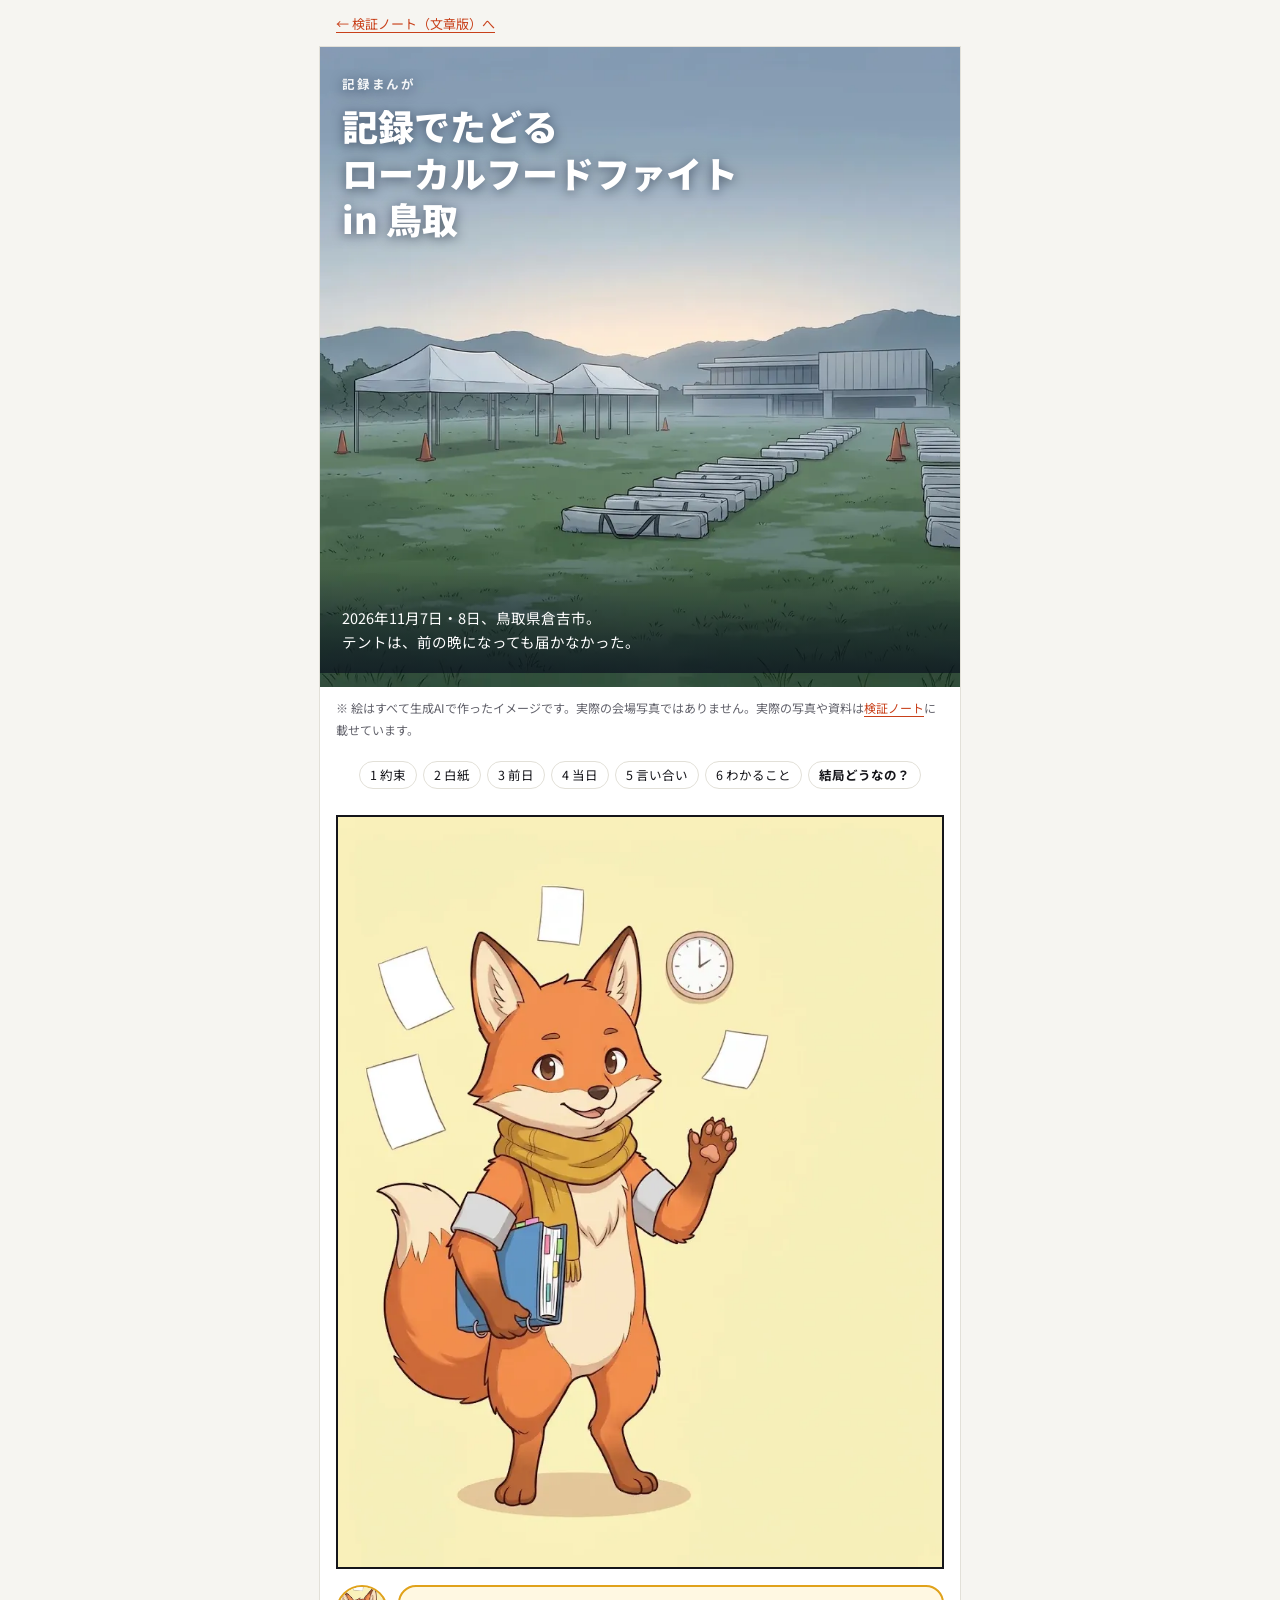
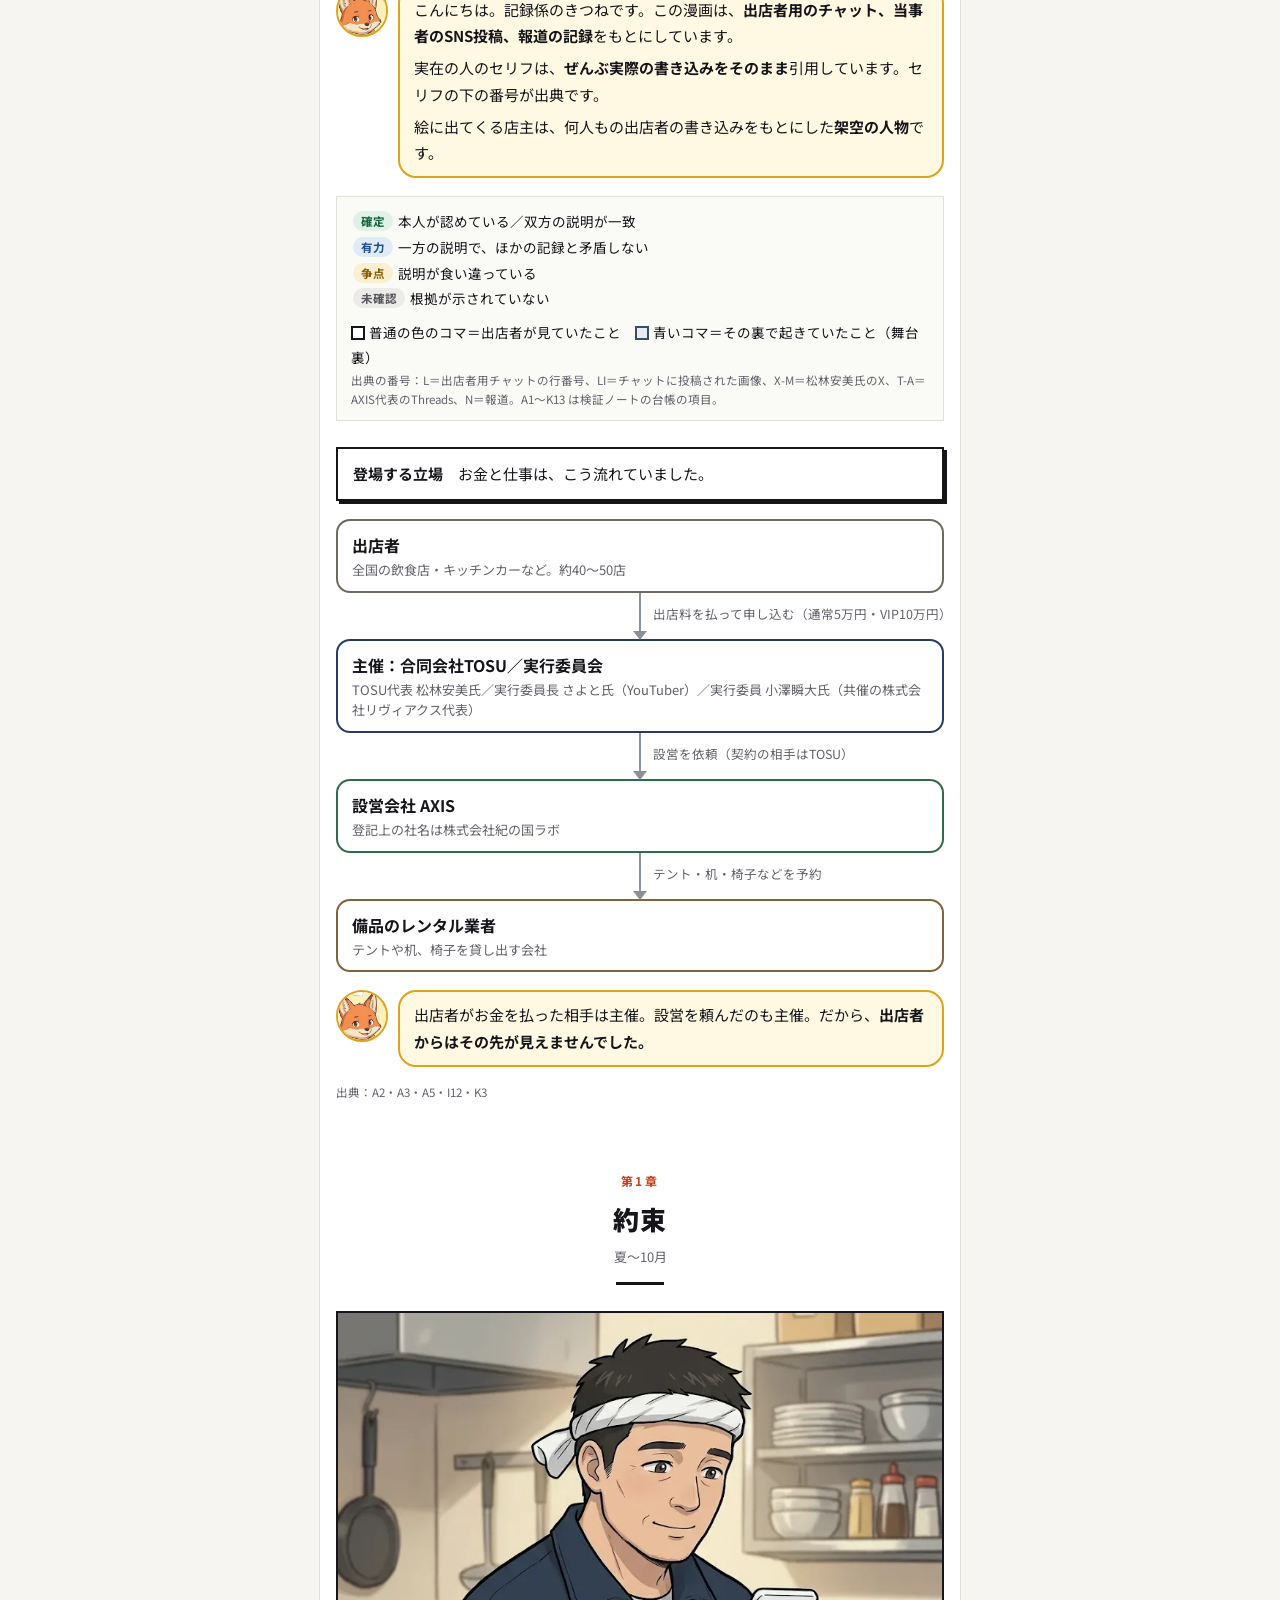
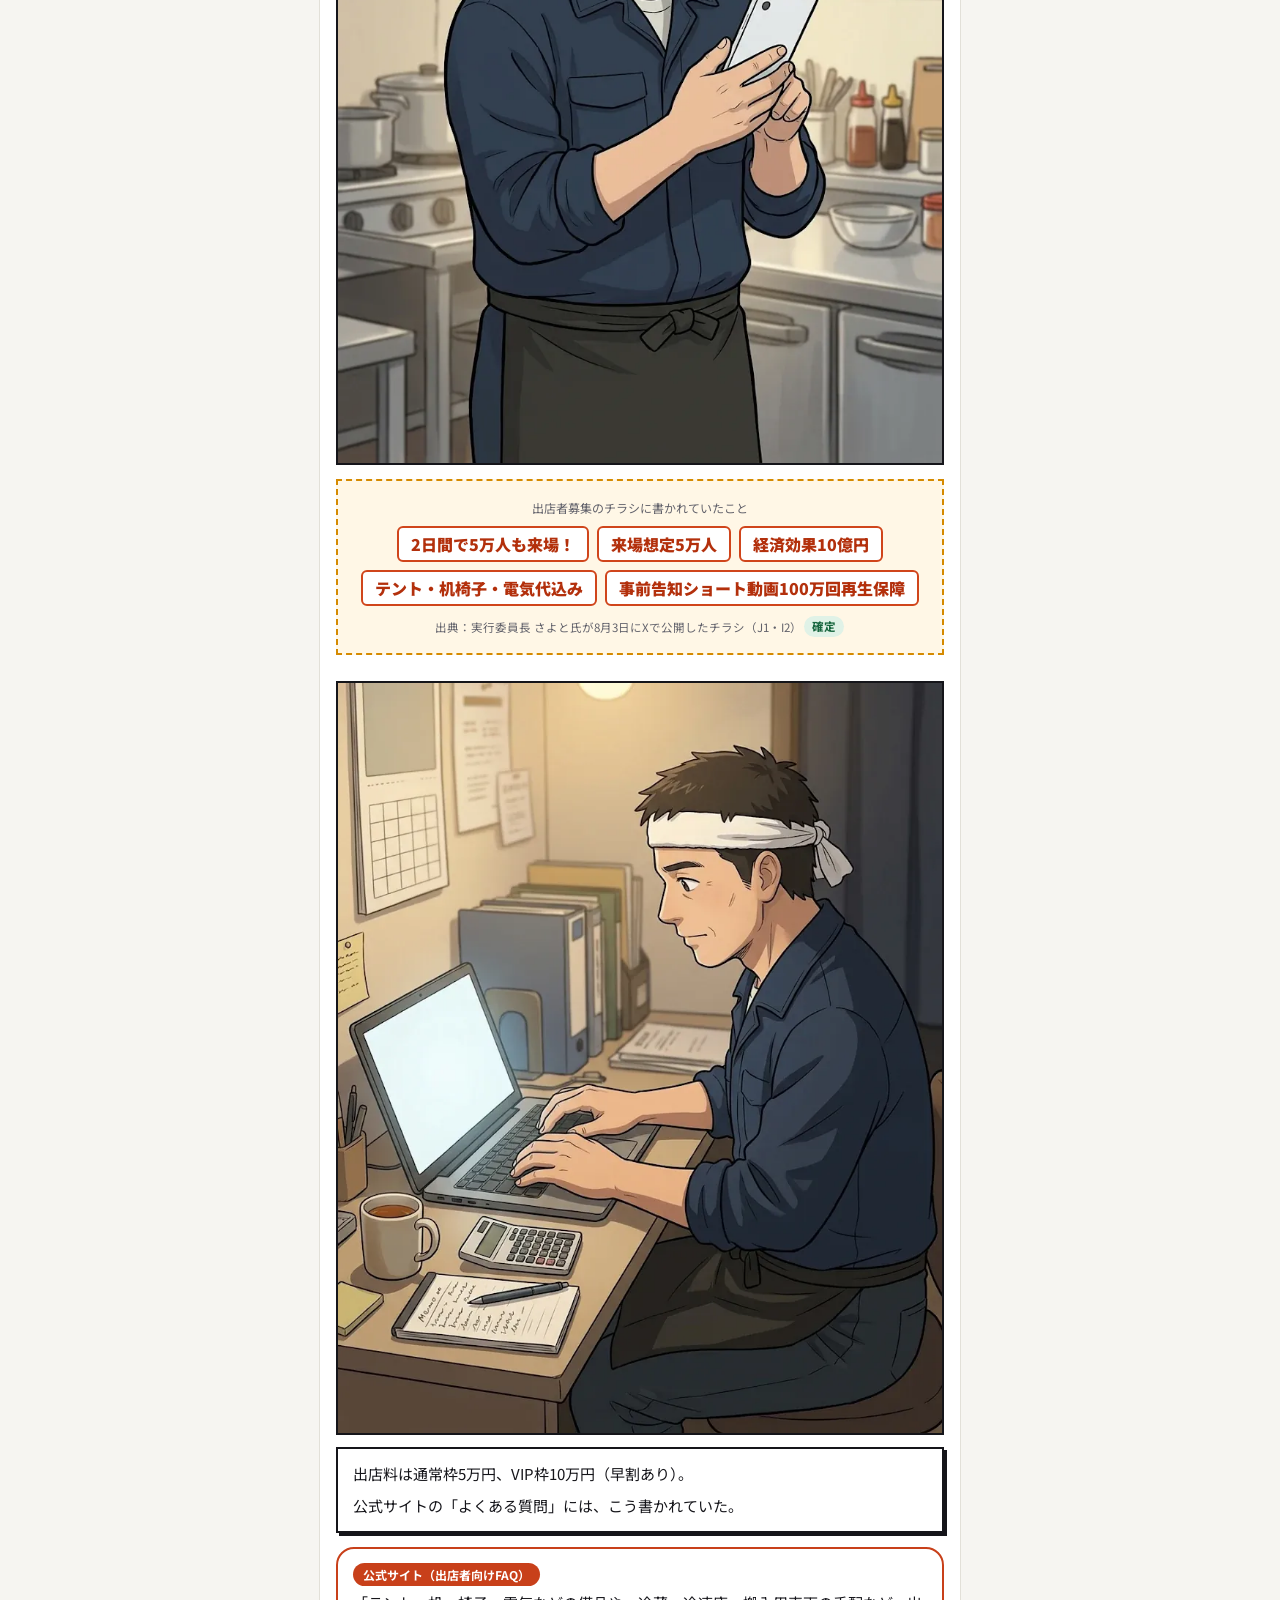
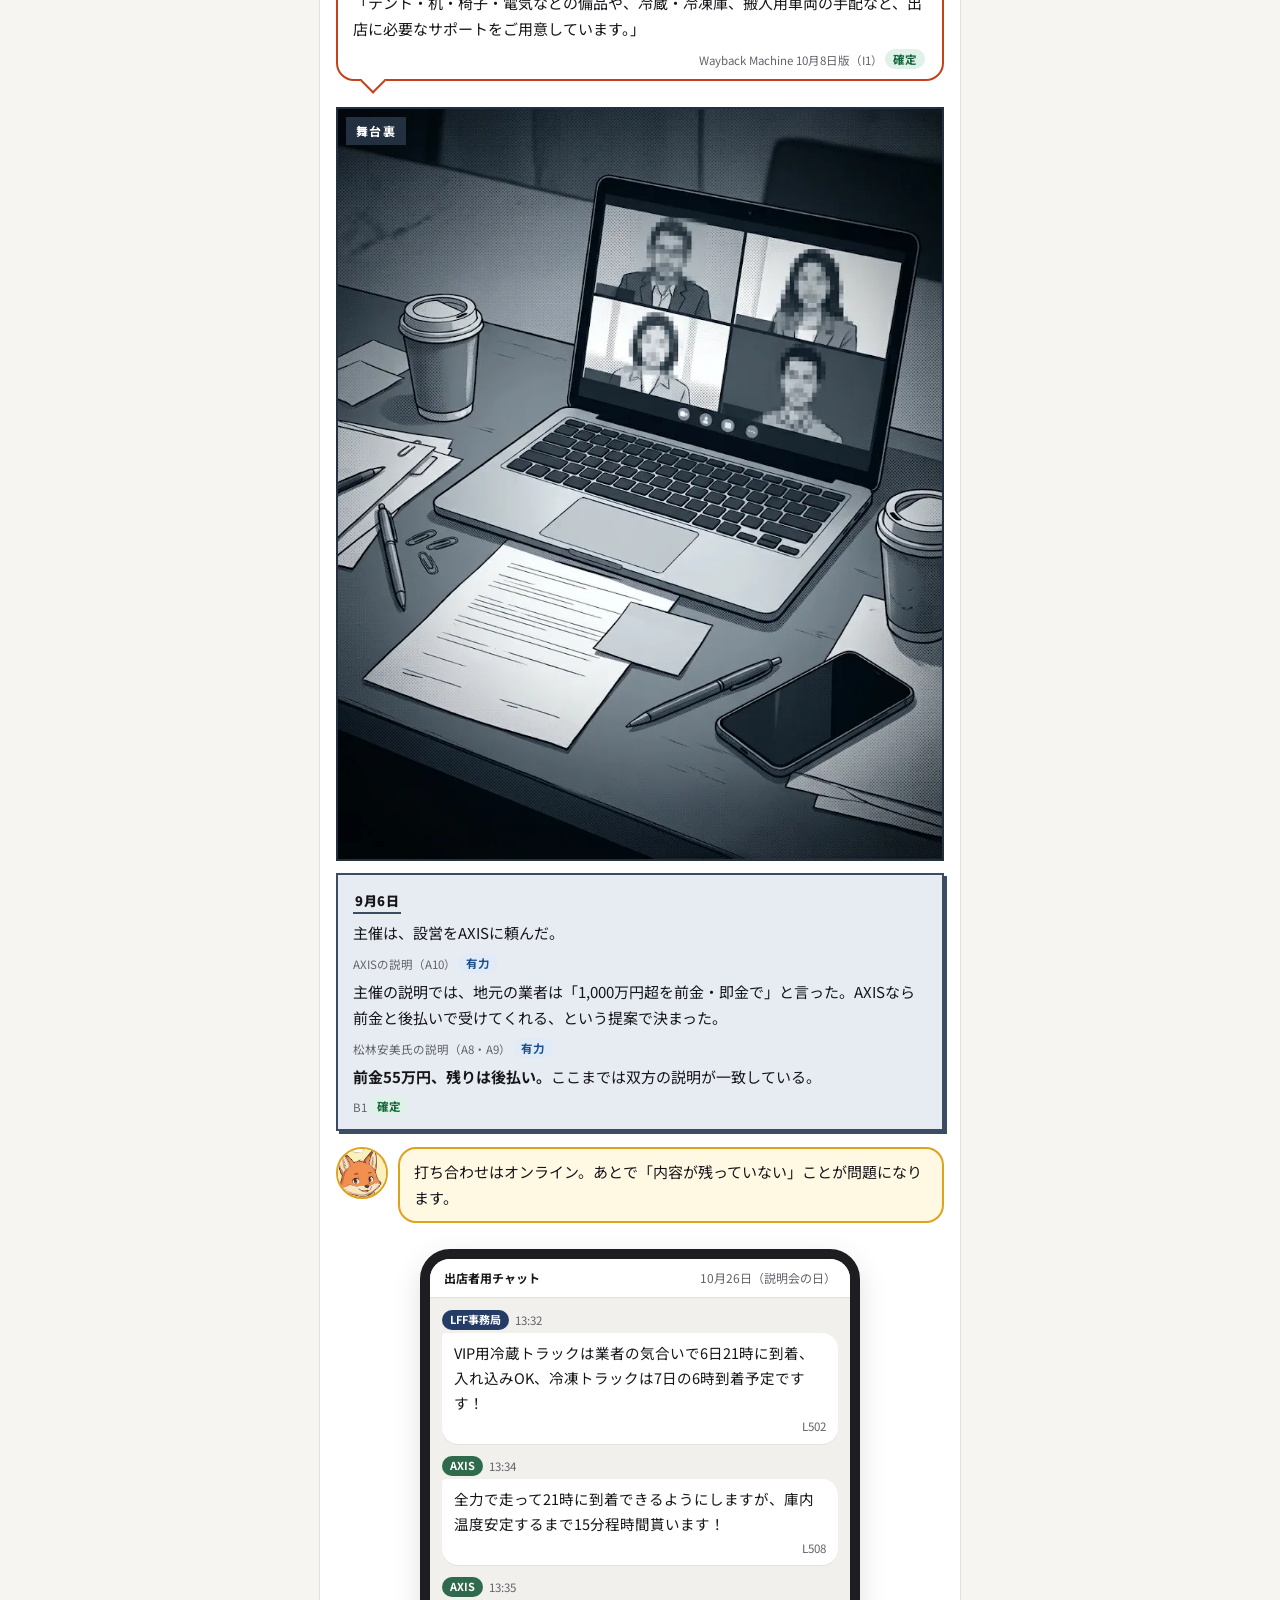
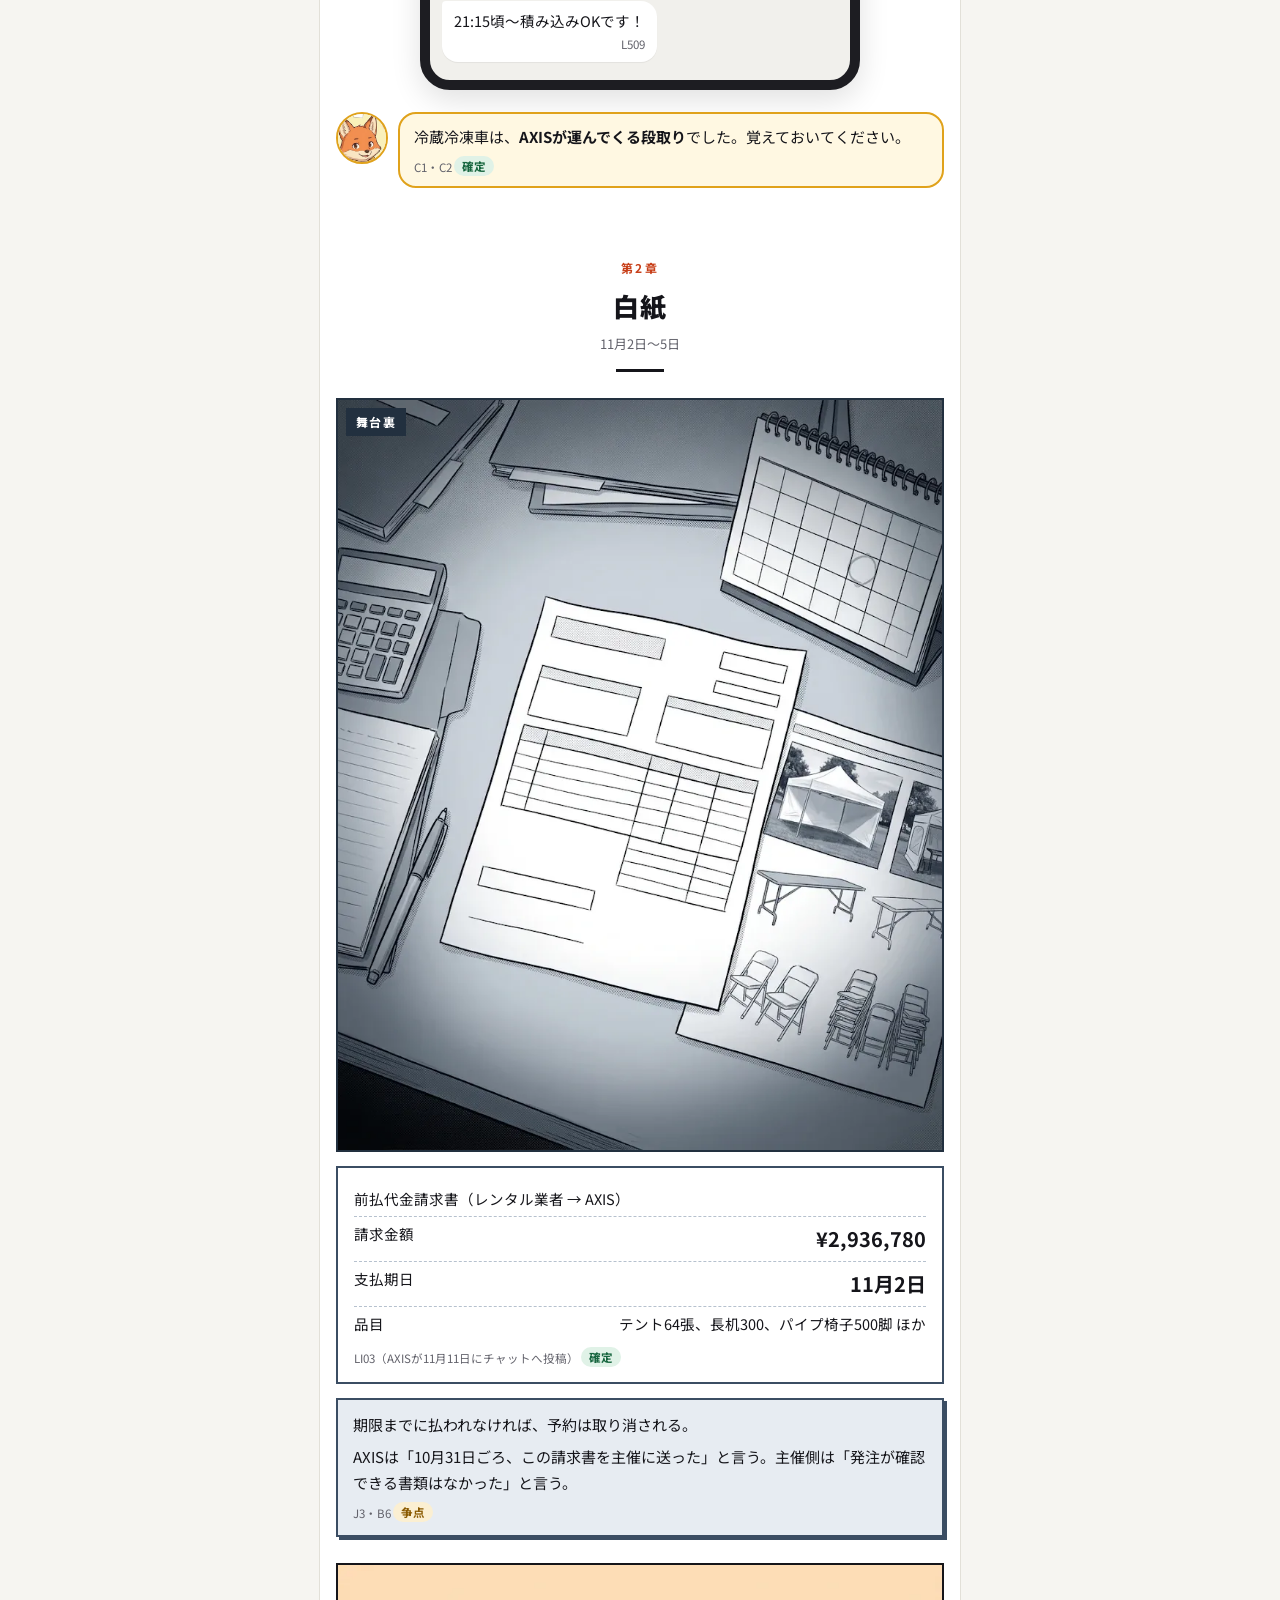
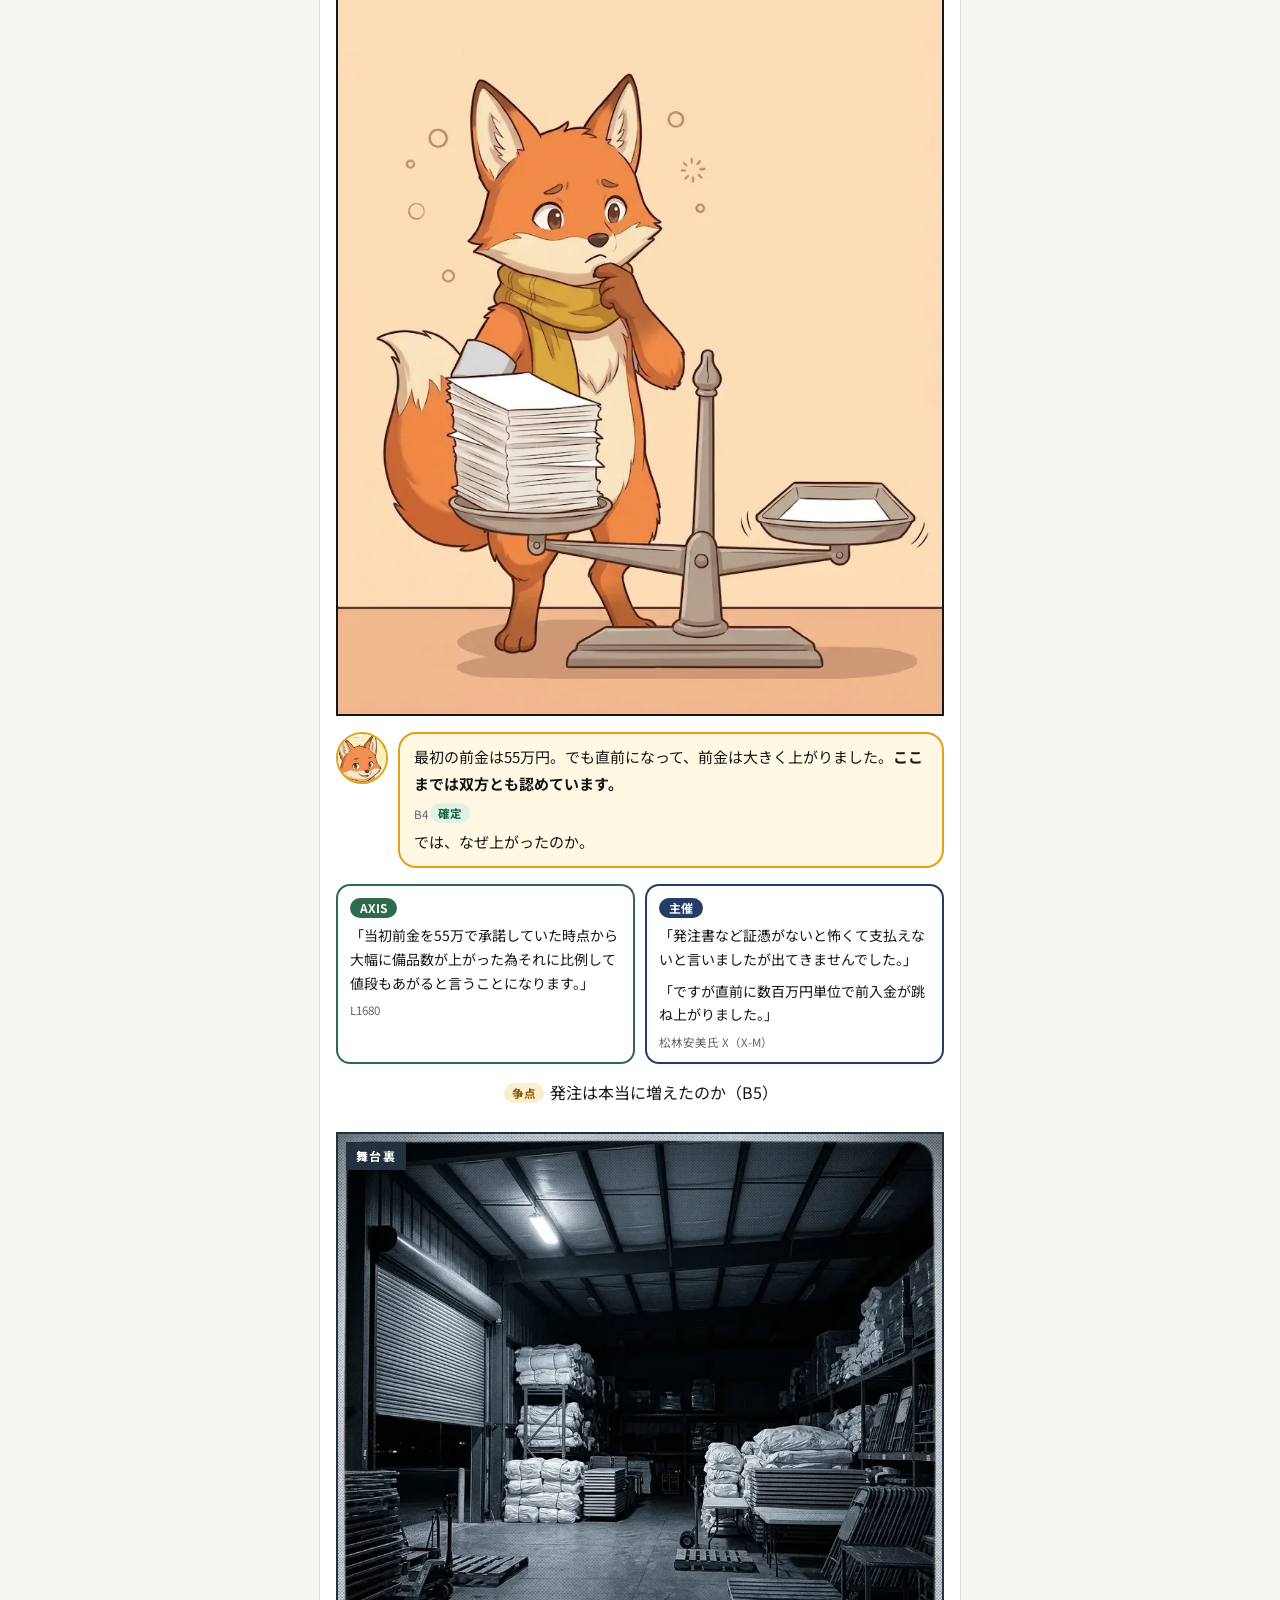
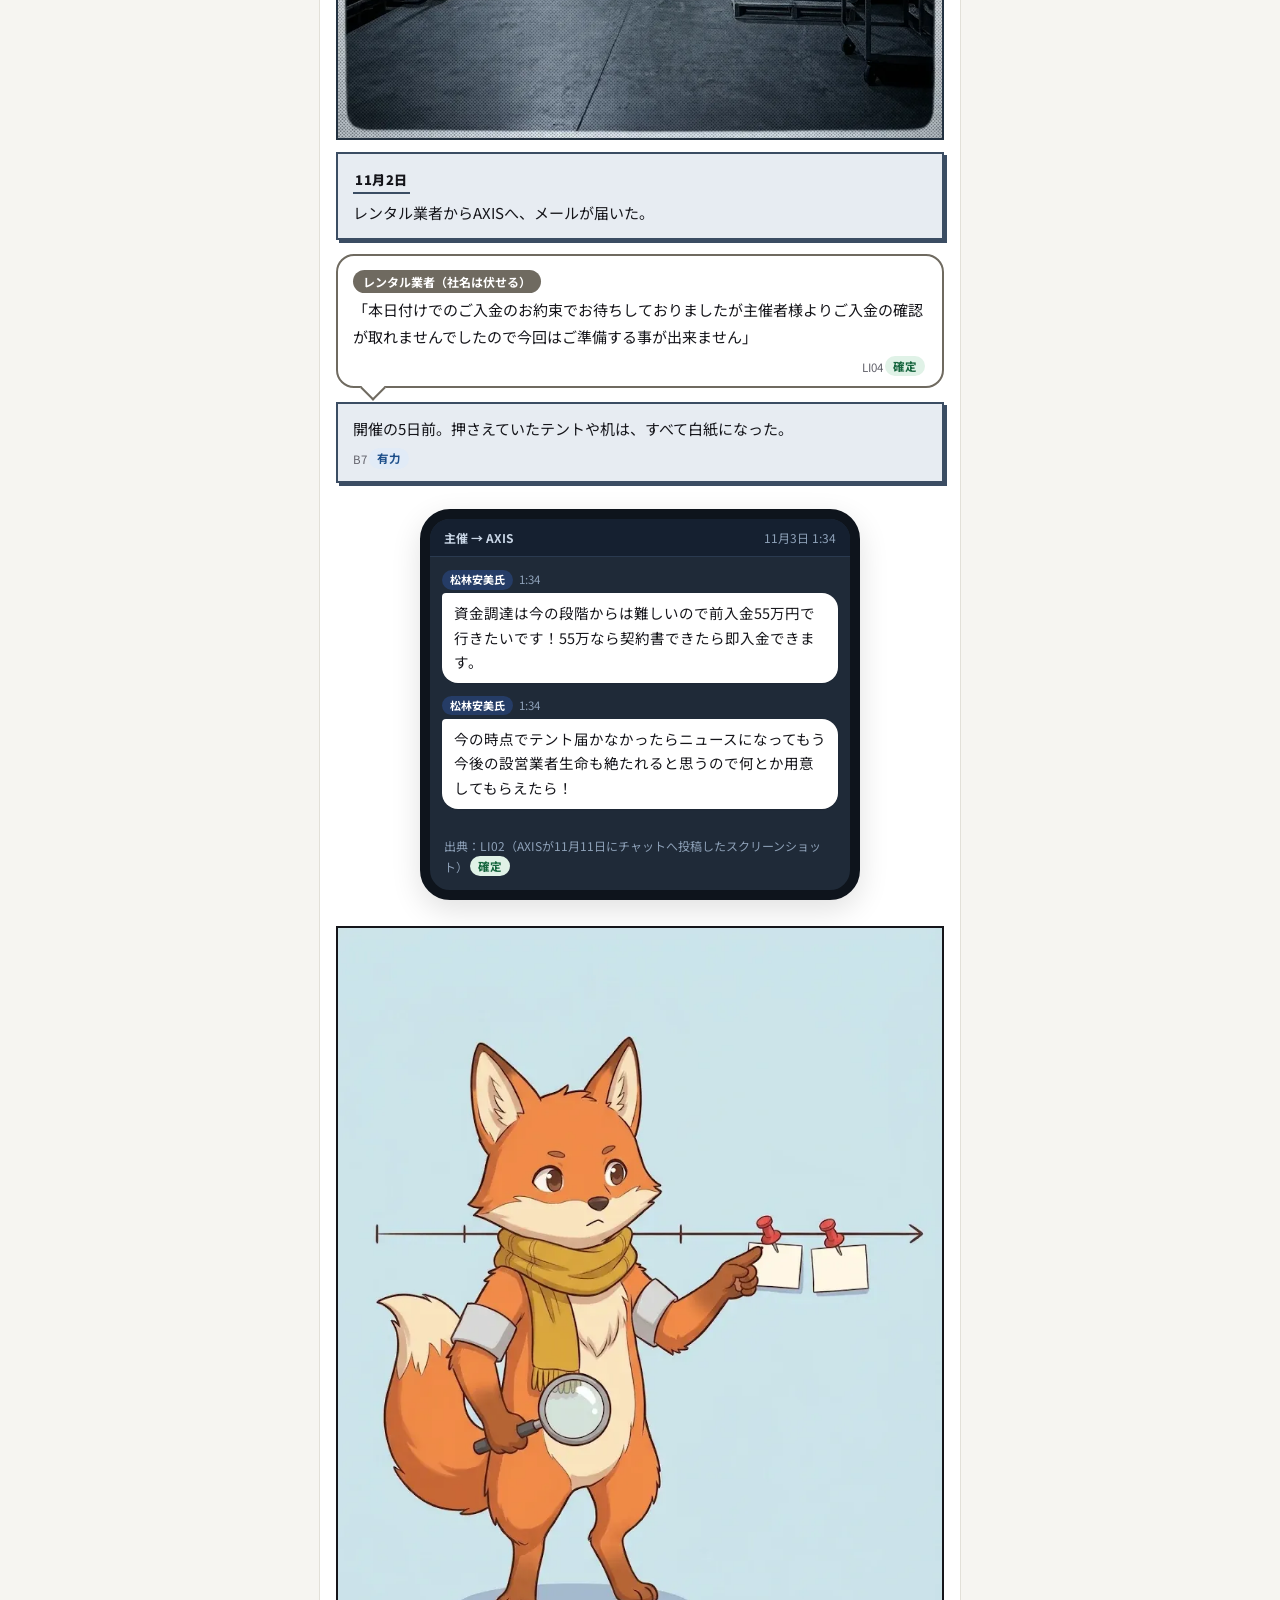
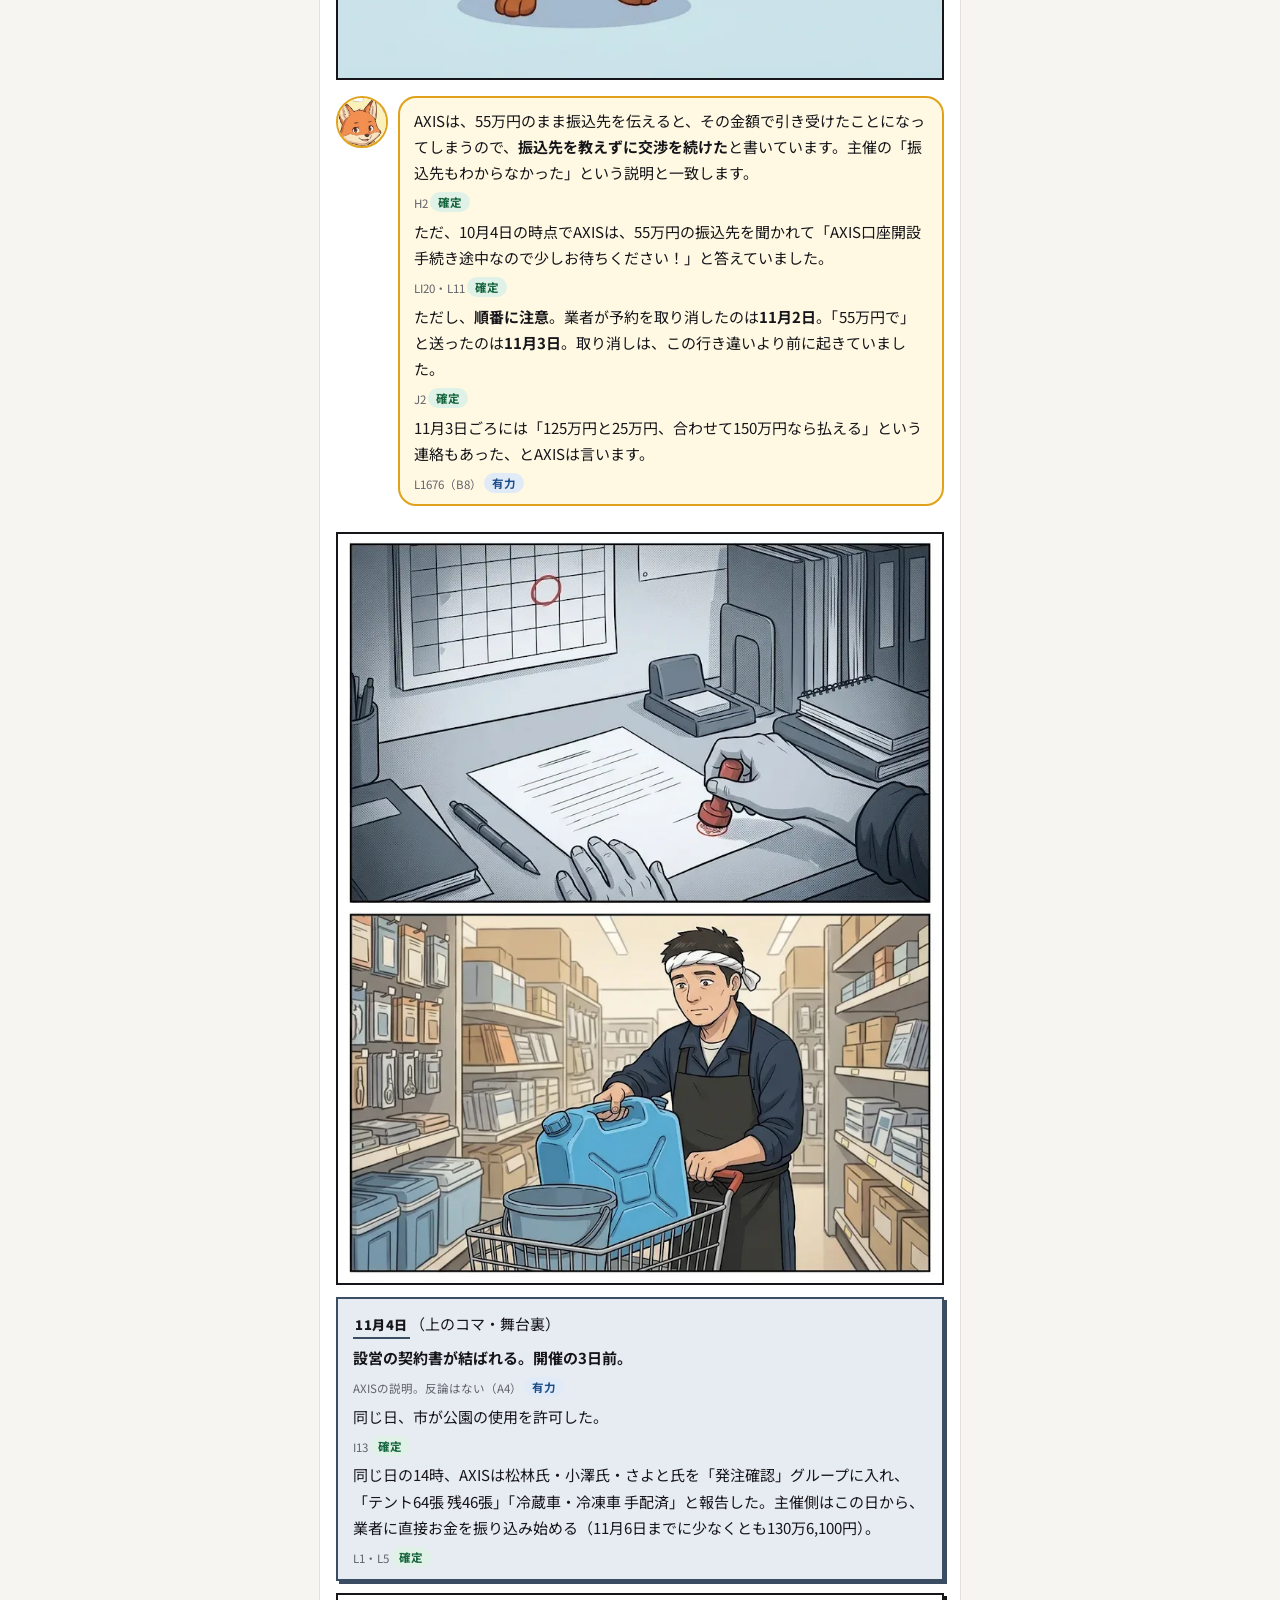
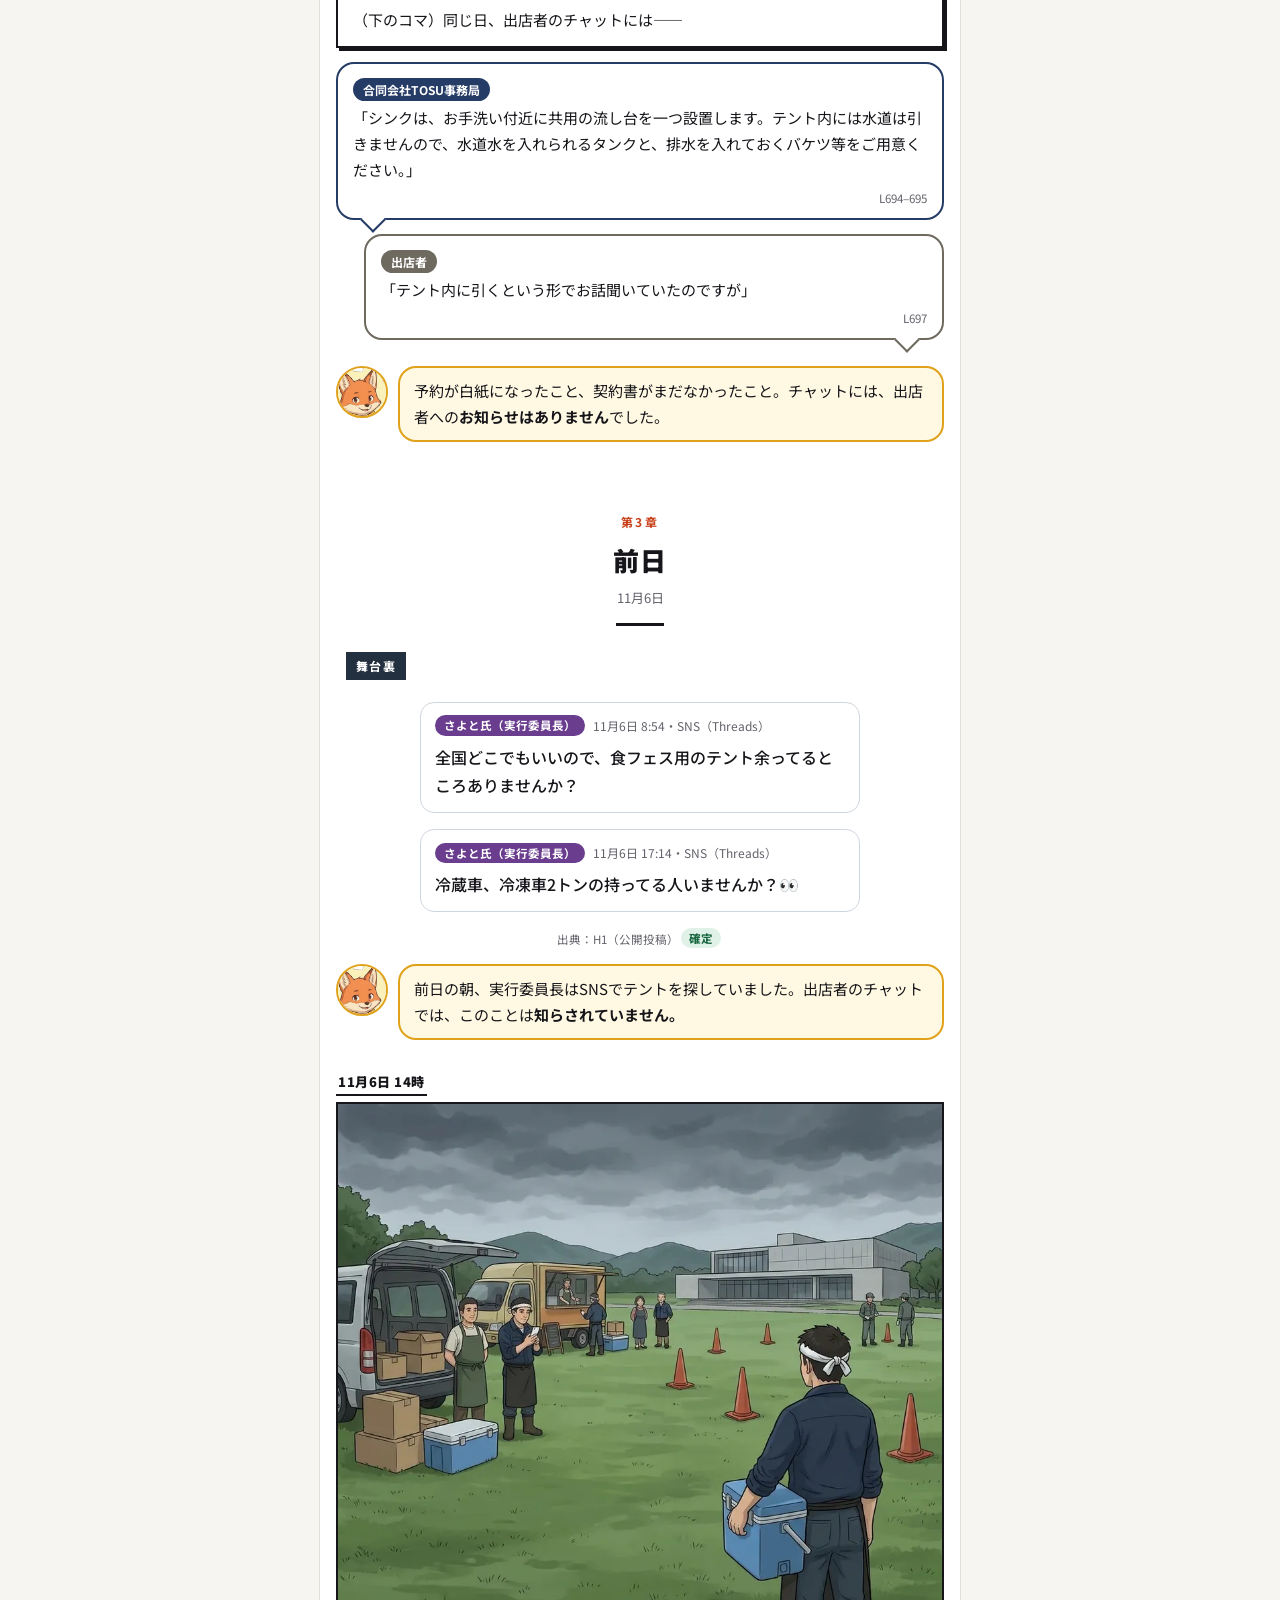
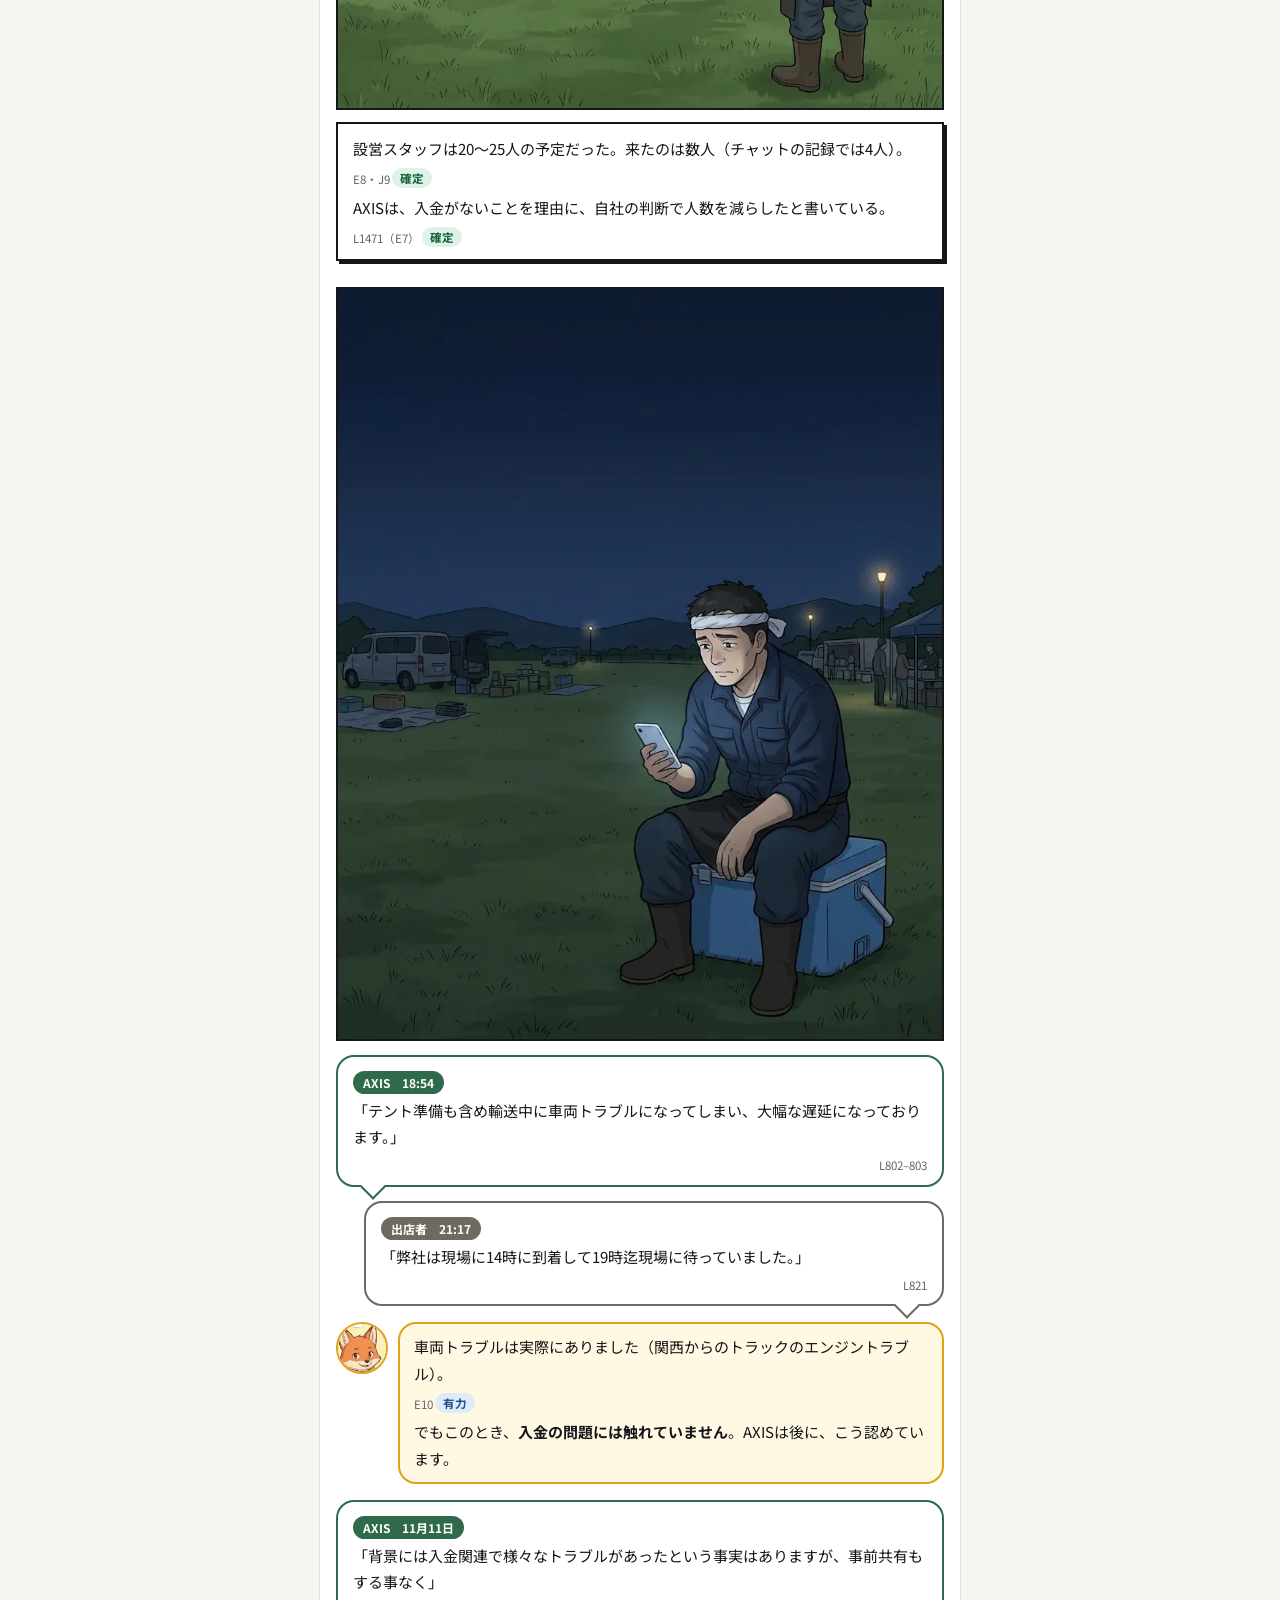
<file: manga.html>
<!doctype html>
<html lang="ja">
<head>
<meta charset="utf-8">
<!-- Google Tag Manager -->
<script>(function(w,d,s,l,i){w[l]=w[l]||[];w[l].push({'gtm.start':
new Date().getTime(),event:'gtm.js'});var f=d.getElementsByTagName(s)[0],
j=d.createElement(s),dl=l!='dataLayer'?'&l='+l:'';j.async=true;j.src=
'https://www.googletagmanager.com/gtm.js?id='+i+dl;f.parentNode.insertBefore(j,f);
})(window,document,'script','dataLayer','GTM-5VJ6V8SR');</script>
<!-- End Google Tag Manager -->
<!-- Google tag (gtag.js) -->
<script async src="https://www.googletagmanager.com/gtag/js?id=G-WRLJP6FQFK"></script>
<script>
  window.dataLayer = window.dataLayer || [];
  function gtag(){dataLayer.push(arguments);}
  gtag('js', new Date());
  gtag('config', 'G-WRLJP6FQFK');
</script>
<meta name="viewport" content="width=device-width, initial-scale=1">
<title>記録まんが ローカルフードファイト in 鳥取</title>
<meta property="og:type" content="article">
<meta property="og:site_name" content="LFF鳥取 検証ノート">
<meta property="og:title" content="記録でたどる ローカルフードファイト in 鳥取｜記録まんが">
<meta property="og:description" content="テントは、前の晩になっても届かなかった。出店者用チャット・当事者の投稿・報道の記録だけで描いた約6分の縦読みまんが。">
<meta property="og:url" content="https://kitsuneudonjp.github.io/lff/manga.html">
<meta property="og:image" content="https://kitsuneudonjp.github.io/lff/img/ogp_manga.jpg">
<meta property="og:image:width" content="1200">
<meta property="og:image:height" content="630">
<meta property="og:locale" content="ja_JP">
<meta name="twitter:card" content="summary_large_image">
<link rel="canonical" href="https://kitsuneudonjp.github.io/lff/manga.html">

<meta name="description" content="ローカルフードファイト in 鳥取（2026年11月7〜8日・倉吉）で何が起きたのかを、出店者用チャット・当事者の投稿・報道の記録だけで描いた縦読みの解説まんが。">
<link rel="preconnect" href="https://fonts.googleapis.com">
<link rel="preconnect" href="https://fonts.gstatic.com" crossorigin>
<link href="https://fonts.googleapis.com/css2?family=Noto+Sans+JP:wght@400;500;700;900&display=swap" rel="stylesheet">
<link rel="stylesheet" href="manga.css?v=3">
</head>
<body>
<!-- Google Tag Manager (noscript) -->
<noscript><iframe src="https://www.googletagmanager.com/ns.html?id=GTM-5VJ6V8SR"
height="0" width="0" style="display:none;visibility:hidden"></iframe></noscript>
<!-- End Google Tag Manager (noscript) -->

<p class="back"><a href="index.html">← 検証ノート（文章版）へ</a></p>

<main class="strip">

<!-- ===================== 序章 ===================== -->
<section class="cover" aria-label="表紙">
  <img src="manga/p01.webp" width="900" height="900" alt="夜明け前、雨上がりの芝生広場。テントは数張だけ立ち、袋に入ったままのテントが濡れた芝生に並んでいる">
  <div class="title">
    <small>記録まんが</small>
    <h1>記録でたどる<br>ローカルフードファイト<br>in 鳥取</h1>
  </div>
  <p class="lead">2026年11月7日・8日、鳥取県倉吉市。<br>テントは、前の晩になっても届かなかった。</p>
</section>
<p class="ai-note">※ 絵はすべて生成AIで作ったイメージです。実際の会場写真ではありません。実際の写真や資料は<a href="index.html">検証ノート</a>に載せています。</p>

<ul class="toc" aria-label="もくじ">
  <li><a href="#ch1">1 約束</a></li><li><a href="#ch2">2 白紙</a></li><li><a href="#ch3">3 前日</a></li>
  <li><a href="#ch4">4 当日</a></li><li><a href="#ch5">5 言い合い</a></li><li><a href="#ch6">6 わかること</a></li><li><a href="#focus"><b>結局どうなの？</b></a></li>
</ul>

<div class="koma">
  <img src="manga/p02.webp" width="825" height="1024" alt="案内役のきつねが、バインダーを抱えて片手を上げている">
  <div class="fox"><img src="manga/fox.webp" alt="きつね"><div class="b">
    <p>こんにちは。記録係のきつねです。この漫画は、<b>出店者用のチャット、当事者のSNS投稿、報道の記録</b>をもとにしています。</p>
    <p>実在の人のセリフは、<b>ぜんぶ実際の書き込みをそのまま</b>引用しています。セリフの下の番号が出典です。</p>
    <p>絵に出てくる店主は、何人もの出店者の書き込みをもとにした<b>架空の人物</b>です。</p>
  </div></div>
  <div class="legend">
    <p><span class="bd ok">確定</span> 本人が認めている／双方の説明が一致</p>
    <p><span class="bd li">有力</span> 一方の説明で、ほかの記録と矛盾しない</p>
    <p><span class="bd dis">争点</span> 説明が食い違っている</p>
    <p><span class="bd un">未確認</span> 根拠が示されていない</p>
    <p style="margin-top:8px"><span class="sw"></span>普通の色のコマ＝出店者が見ていたこと　<span class="sw u"></span>青いコマ＝その裏で起きていたこと（舞台裏）</p>
    <p class="src">出典の番号：L＝出店者用チャットの行番号、LI＝チャットに投稿された画像、X-M＝松林安美氏のX、T-A＝AXIS代表のThreads、N＝報道。A1〜K13 は検証ノートの台帳の項目。</p>
  </div>
</div>

<div class="koma" aria-label="登場する立場とお金の流れ">
  <div class="nar"><p><b>登場する立場</b>　お金と仕事は、こう流れていました。</p></div>
  <div class="flow">
    <div class="node vendor"><b>出店者</b><span>全国の飲食店・キッチンカーなど。約40〜50店</span></div>
    <div class="arrow"><span>出店料を払って申し込む（通常5万円・VIP10万円）</span></div>
    <div class="node org"><b>主催：合同会社TOSU／実行委員会</b><span>TOSU代表 松林安美氏／実行委員長 さよと氏（YouTuber）／実行委員 小澤瞬大氏（共催の株式会社リヴィアクス代表）</span></div>
    <div class="arrow"><span>設営を依頼（契約の相手はTOSU）</span></div>
    <div class="node axis"><b>設営会社 AXIS</b><span>登記上の社名は株式会社紀の国ラボ</span></div>
    <div class="arrow"><span>テント・机・椅子などを予約</span></div>
    <div class="node rental"><b>備品のレンタル業者</b><span>テントや机、椅子を貸し出す会社</span></div>
  </div>
  <div class="fox"><img src="manga/fox.webp" alt="きつね"><div class="b"><p>出店者がお金を払った相手は主催。設営を頼んだのも主催。だから、<b>出店者からはその先が見えませんでした。</b></p></div></div>
  <span class="src">出典：A2・A3・A5・I12・K3</span>
</div>

<!-- ===================== 第1章 ===================== -->
<header class="chapter" id="ch1"><span class="no">第1章</span><h2>約束</h2><p class="when">夏〜10月</p></header>

<div class="koma">
  <img src="manga/p04.webp" width="825" height="1024" loading="lazy" alt="店主が厨房でスマホを見て、うれしそうにしている">
  <div class="flyer">
    <p class="h">出店者募集のチラシに書かれていたこと</p>
    <ul><li>2日間で5万人も来場！</li><li>来場想定5万人</li><li>経済効果10億円</li><li>テント・机椅子・電気代込み</li><li>事前告知ショート動画100万回再生保障</li></ul>
    <span class="src">出典：実行委員長 さよと氏が8月3日にXで公開したチラシ（J1・I2）<span class="bd ok">確定</span></span>
  </div>
</div>

<div class="koma">
  <img src="manga/p05.webp" width="825" height="1024" loading="lazy" alt="店主がノートパソコンで申し込みをしている。横に電卓とメモ">
  <div class="nar"><p>出店料は通常枠5万円、VIP枠10万円（早割あり）。</p><p>公式サイトの「よくある質問」には、こう書かれていた。</p></div>
  <div class="say site"><span class="who">公式サイト（出店者向けFAQ）</span><q>テント・机・椅子・電気などの備品や、冷蔵・冷凍庫、搬入用車両の手配など、出店に必要なサポートをご用意しています。</q><span class="src">Wayback Machine 10月8日版（I1）<span class="bd ok">確定</span></span></div>
</div>

<div class="koma ura">
  <span class="tag-ura">舞台裏</span>
  <img src="manga/p06.webp" width="825" height="1024" loading="lazy" alt="オンライン会議の画面。参加者の顔はぼかされている。机に書類とコーヒー">
  <div class="nar"><p><span class="when-tag">9月6日</span><br>主催は、設営をAXISに頼んだ。<span class="src">AXISの説明（A10）<span class="bd li">有力</span></span></p>
  <p>主催の説明では、地元の業者は「1,000万円超を前金・即金で」と言った。AXISなら前金と後払いで受けてくれる、という提案で決まった。<span class="src">松林安美氏の説明（A8・A9）<span class="bd li">有力</span></span></p>
  <p><b>前金55万円、残りは後払い。</b>ここまでは双方の説明が一致している。<span class="src">B1<span class="bd ok">確定</span></span></p></div>
  <div class="fox"><img src="manga/fox.webp" alt="きつね"><div class="b"><p>打ち合わせはオンライン。あとで「内容が残っていない」ことが問題になります。</p></div></div>
</div>

<div class="phone" aria-label="10月26日のチャット">
  <div class="bar">出店者用チャット<span>10月26日（説明会の日）</span></div>
  <div class="msgs">
    <div class="m org"><div class="h"><b>LFF事務局</b>13:32</div><div class="t">VIP用冷蔵トラックは業者の気合いで6日21時に到着、入れ込みOK、冷凍トラックは7日の6時到着予定ですす！<span class="src">L502</span></div></div>
    <div class="m axis"><div class="h"><b>AXIS</b>13:34</div><div class="t">全力で走って21時に到着できるようにしますが、庫内温度安定するまで15分程時間貰います！<span class="src">L508</span></div></div>
    <div class="m axis"><div class="h"><b>AXIS</b>13:35</div><div class="t">21:15頃〜積み込みOKです！<span class="src">L509</span></div></div>
  </div>
</div>
<div class="fox"><img src="manga/fox.webp" alt="きつね"><div class="b"><p>冷蔵冷凍車は、<b>AXISが運んでくる段取り</b>でした。覚えておいてください。<span class="src">C1・C2<span class="bd ok">確定</span></span></p></div></div>

<!-- ===================== 第2章 ===================== -->
<header class="chapter" id="ch2"><span class="no">第2章</span><h2>白紙</h2><p class="when">11月2日〜5日</p></header>

<div class="koma ura">
  <span class="tag-ura">舞台裏</span>
  <img src="manga/p08.webp" width="825" height="1024" loading="lazy" alt="机の上の請求書と、テントや机のカタログ写真">
  <div class="invoice" aria-label="請求書の内容">
    <div class="row"><span>前払代金請求書（レンタル業者 → AXIS）</span></div>
    <div class="row"><span>請求金額</span><b>¥2,936,780</b></div>
    <div class="row"><span>支払期日</span><b>11月2日</b></div>
    <div class="row"><span>品目</span><span>テント64張、長机300、パイプ椅子500脚 ほか</span></div>
    <span class="src">LI03（AXISが11月11日にチャットへ投稿）<span class="bd ok">確定</span></span>
  </div>
  <div class="nar"><p>期限までに払われなければ、予約は取り消される。</p>
  <p>AXISは「10月31日ごろ、この請求書を主催に送った」と言う。主催側は「発注が確認できる書類はなかった」と言う。<span class="src">J3・B6<span class="bd dis">争点</span></span></p></div>
</div>

<div class="koma">
  <img src="manga/p09.webp" width="825" height="1024" loading="lazy" alt="きつねが天秤の前で考えこんでいる。片方の皿に書類の山、もう片方は空">
  <div class="fox"><img src="manga/fox.webp" alt="きつね"><div class="b"><p>最初の前金は55万円。でも直前になって、前金は大きく上がりました。<b>ここまでは双方とも認めています。</b><span class="src">B4<span class="bd ok">確定</span></span></p><p>では、なぜ上がったのか。</p></div></div>
  <div class="versus">
    <div class="axis"><h4>AXIS</h4><q>当初前金を55万で承諾していた時点から大幅に備品数が上がった為それに比例して値段もあがると言うことになります。</q><span class="src">L1680</span></div>
    <div class="org"><h4>主催</h4><q>発注書など証憑がないと怖くて支払えないと言いましたが出てきませんでした。</q><q>ですが直前に数百万円単位で前入金が跳ね上がりました。</q><span class="src">松林安美氏 X（X-M）</span></div>
  </div>
  <p style="text-align:center;margin:6px 0 0"><span class="bd dis">争点</span> 発注は本当に増えたのか（B5）</p>
</div>

<div class="koma ura">
  <span class="tag-ura">舞台裏</span>
  <img src="manga/p10.webp" width="900" height="900" loading="lazy" alt="夜の倉庫。テントや机、椅子が積まれ、シャッターが半分おりている">
  <div class="nar"><p><span class="when-tag">11月2日</span><br>レンタル業者からAXISへ、メールが届いた。</p></div>
  <div class="say vendor" ><span class="who">レンタル業者（社名は伏せる）</span><q>本日付けでのご入金のお約束でお待ちしておりましたが主催者様よりご入金の確認が取れませんでしたので今回はご準備する事が出来ません</q><span class="src">LI04<span class="bd ok">確定</span></span></div>
  <div class="nar"><p>開催の5日前。押さえていたテントや机は、すべて白紙になった。<span class="src">B7<span class="bd li">有力</span></span></p></div>
</div>

<div class="phone night" aria-label="11月3日午前1時34分のメッセージ">
  <div class="bar">主催 → AXIS<span>11月3日 1:34</span></div>
  <div class="msgs">
    <div class="m org"><div class="h"><b>松林安美氏</b>1:34</div><div class="t">資金調達は今の段階からは難しいので前入金55万円で行きたいです！55万なら契約書できたら即入金できます。</div></div>
    <div class="m org"><div class="h"><b>松林安美氏</b>1:34</div><div class="t">今の時点でテント届かなかったらニュースになってもう今後の設営業者生命も絶たれると思うので何とか用意してもらえたら！</div></div>
  </div>
  <p class="cap">出典：LI02（AXISが11月11日にチャットへ投稿したスクリーンショット）<span class="bd ok">確定</span></p>
</div>

<div class="koma">
  <img src="manga/p12.webp" width="825" height="1024" loading="lazy" alt="きつねが、壁の時間軸に並んだ2本のピンを指さしている">
  <div class="fox"><img src="manga/fox.webp" alt="きつね"><div class="b">
    <p>AXISは、55万円のまま振込先を伝えると、その金額で引き受けたことになってしまうので、<b>振込先を教えずに交渉を続けた</b>と書いています。主催の「振込先もわからなかった」という説明と一致します。<span class="src">H2<span class="bd ok">確定</span></span></p>
    <p>ただ、10月4日の時点でAXISは、55万円の振込先を聞かれて「AXIS口座開設手続き途中なので少しお待ちください！」と答えていました。<span class="src">LI20・L11<span class="bd ok">確定</span></span></p>
    <p>ただし、<b>順番に注意</b>。業者が予約を取り消したのは<b>11月2日</b>。「55万円で」と送ったのは<b>11月3日</b>。取り消しは、この行き違いより前に起きていました。<span class="src">J2<span class="bd ok">確定</span></span></p>
    <p>11月3日ごろには「125万円と25万円、合わせて150万円なら払える」という連絡もあった、とAXISは言います。<span class="src">L1676（B8）<span class="bd li">有力</span></span></p>
  </div></div>
</div>

<div class="koma">
  <img src="manga/p13.webp" width="825" height="1024" loading="lazy" alt="上：カレンダーに丸、契約書に判を押す手。下：ホームセンターでポリタンクとバケツをカートに入れる店主">
  <div class="nar ura"><p><span class="when-tag">11月4日</span>（上のコマ・舞台裏）<br><b>設営の契約書が結ばれる。開催の3日前。</b><span class="src">AXISの説明。反論はない（A4）<span class="bd li">有力</span></span></p><p>同じ日、市が公園の使用を許可した。<span class="src">I13<span class="bd ok">確定</span></span></p><p>同じ日の14時、AXISは松林氏・小澤氏・さよと氏を「発注確認」グループに入れ、「テント64張 残46張」「冷蔵車・冷凍車 手配済」と報告した。主催側はこの日から、業者に直接お金を振り込み始める（11月6日までに少なくとも130万6,100円）。<span class="src">L1・L5<span class="bd ok">確定</span></span></p></div>
  <div class="nar"><p>（下のコマ）同じ日、出店者のチャットには――</p></div>
  <div class="say org"><span class="who">合同会社TOSU事務局</span><q>シンクは、お手洗い付近に共用の流し台を一つ設置します。テント内には水道は引きませんので、水道水を入れられるタンクと、排水を入れておくバケツ等をご用意ください。</q><span class="src">L694–695</span></div>
  <div class="say vendor r"><span class="who">出店者</span><q>テント内に引くという形でお話聞いていたのですが</q><span class="src">L697</span></div>
</div>

<div class="fox"><img src="manga/fox.webp" alt="きつね"><div class="b"><p>予約が白紙になったこと、契約書がまだなかったこと。チャットには、出店者への<b>お知らせはありません</b>でした。</p></div></div>

<!-- ===================== 第3章 ===================== -->
<header class="chapter" id="ch3"><span class="no">第3章</span><h2>前日</h2><p class="when">11月6日</p></header>

<div class="koma ura" style="padding-top:34px">
  <span class="tag-ura" style="top:0">舞台裏</span>
  <div class="post"><div class="h"><b>さよと氏（実行委員長）</b>11月6日 8:54・SNS（Threads）</div><p>全国どこでもいいので、食フェス用のテント余ってるところありませんか？</p></div>
  <div class="post"><div class="h"><b>さよと氏（実行委員長）</b>11月6日 17:14・SNS（Threads）</div><p>冷蔵車、冷凍車2トンの持ってる人いませんか？👀</p></div>
  <span class="src" style="text-align:center">出典：H1（公開投稿）<span class="bd ok">確定</span></span>
  <div class="fox"><img src="manga/fox.webp" alt="きつね"><div class="b"><p>前日の朝、実行委員長はSNSでテントを探していました。出店者のチャットでは、このことは<b>知らされていません。</b></p></div></div>
</div>

<div class="koma">
  <div class="when-tag">11月6日 14時</div>
  <img src="manga/p16.webp" width="900" height="900" loading="lazy" alt="曇り空の芝生広場にテントがない。カラーコーンが数本だけ。出店者たちが荷物を持って立っている">
  <div class="nar"><p>設営スタッフは20〜25人の予定だった。来たのは数人（チャットの記録では4人）。<span class="src">E8・J9<span class="bd ok">確定</span></span></p>
  <p>AXISは、入金がないことを理由に、自社の判断で人数を減らしたと書いている。<span class="src">L1471（E7）<span class="bd ok">確定</span></span></p></div>
</div>

<div class="koma">
  <img src="manga/p17.webp" width="825" height="1024" loading="lazy" alt="日が落ちた会場の端で、店主がクーラーボックスに座ってスマホを見ている">
  <div class="say axis"><span class="who">AXIS　18:54</span><q>テント準備も含め輸送中に車両トラブルになってしまい、大幅な遅延になっております。</q><span class="src">L802–803</span></div>
  <div class="say vendor r"><span class="who">出店者　21:17</span><q>弊社は現場に14時に到着して19時迄現場に待っていました。</q><span class="src">L821</span></div>
  <div class="fox"><img src="manga/fox.webp" alt="きつね"><div class="b">
    <p>車両トラブルは実際にありました（関西からのトラックのエンジントラブル）。<span class="src">E10<span class="bd li">有力</span></span></p>
    <p>でもこのとき、<b>入金の問題には触れていません</b>。AXISは後に、こう認めています。</p>
  </div></div>
  <div class="say axis"><span class="who">AXIS　11月11日</span><q>背景には入金関連で様々なトラブルがあったという事実はありますが、事前共有もする事なく</q><span class="src">L1424（E2・E11）<span class="bd ok">確定</span></span></div>
</div>

<div class="phone" aria-label="11月6日夜9時台のチャット">
  <div class="bar">出店者用チャット<span>11月6日 夜</span></div>
  <div class="msgs">
    <div class="m axis"><div class="h"><b>AXIS</b>21:36</div><div class="t">また、冷蔵、冷凍車の件につきましては、予定時刻に手配出来ておらず申し訳ございません。<br>運転手配置不備により、遅延が生じております。<span class="src">L826–827</span></div></div>
    <div class="m org"><div class="h"><b>LFF事務局（松林安美氏）</b>21:39</div><div class="t">必ず開催は行います。<br>テントも今すべて確保できました。私が責任持って即入金します。<span class="src">L831–832</span></div></div>
    <div class="m org"><div class="h"><b>LFF事務局（松林安美氏）</b>21:39</div><div class="t">冷凍、冷蔵トラックも手配が完了しました。鳥取市に車両がありますのでそちらに実行委員会でこれから運搬を行います。<span class="src">L834</span></div></div>
  </div>
</div>
<div class="fox"><img src="manga/fox.webp" alt="きつね"><div class="b"><p>「すべて確保できました」。でも予約していたのは<b>64張</b>。AXISの説明では、集められたのは<b>25張が限界</b>でした。<span class="src">K5<span class="bd ok">確定</span></span></p></div></div>

<div class="koma">
  <div class="when-tag">11月7日 0:57</div>
  <img src="manga/p19.webp" width="825" height="1024" loading="lazy" alt="雨の夜、トラックの荷台から袋入りのテントを降ろす作業員と出店者">
  <div class="say org"><span class="who">実行委員 小澤瞬大氏</span><q>大変お待たせいたしました。テント、10トン冷凍冷蔵車到着いたしました。</q><span class="src">L869–870（E4）<span class="bd ok">確定</span></span></div>
  <div class="nar"><p>開場まで、あと9時間。</p></div>
</div>

<!-- ===================== 第4章 ===================== -->
<header class="chapter" id="ch4"><span class="no">第4章</span><h2>当日</h2><p class="when">11月7日・8日</p></header>

<div class="koma">
  <div class="when-tag">11月7日 夜明け</div>
  <img src="manga/p20.webp" width="900" height="900" loading="lazy" alt="雨上がりの夜明け、出店者たちが自分でテントを組み立てている">
  <div class="say axis"><span class="who">AXIS　5:43</span><q>現状6時搬入可能の目処が立っておりません。</q><q>設営及び安全確認完了時刻 午前7:30を予定しております。</q><span class="src">L875–879</span></div>
  <div class="say vendor r"><span class="who">出店者　5:44</span><q>出店者の皆さんがそれぞれのテントをご自身も手伝って建てないと間に合わないかもしれません。</q><span class="src">L889</span></div>
  <div class="nar"><p>出店者は、テントの設営を手伝った。実行委員長も、翌日のお礼のあいさつでこのことに触れている。<span class="src">L1155（E6）<span class="bd ok">確定</span></span></p></div>
</div>

<div class="phone" aria-label="11月7日午前のチャット">
  <div class="bar">出店者用チャット<span>11月7日 午前</span></div>
  <div class="msgs">
    <div class="m axis"><div class="h"><b>AXIS</b>9:08</div><div class="t">早朝よりご準備頂きありがとうございます。<br>電気開通致しました。<span class="src">L940–941</span></div></div>
    <div class="m vendor"><div class="h"><b>出店者</b>10:40</div><div class="t">水道どこですか？<span class="src">L949</span></div></div>
    <div class="m axis"><div class="h"><b>AXIS</b>10:45</div><div class="t">水道の設置ですが現在確定ご用意できておりません。<br>早急に設置に進みます。<span class="src">L951–952（D5）</span></div></div>
  </div>
</div>

<div class="koma">
  <img src="manga/p22.webp" width="900" height="900" loading="lazy" alt="テントは並んでいるが通路に人はまばら。料理を山積みにした屋台の前で店主が立っている">
  <div class="nar"><p>チラシには「来場想定5万人」。</p>
  <p>来場者数の公式な発表はない。報道は「500人ほど」「1000人ほど」「2000人に届かず」。<span class="src">I10<span class="bd ok">確定</span></span></p>
  <p>ある出店者は、1日の売り上げを80万円ほど見込んでいた。結果は1万円だった。<span class="src">日本海テレビの報道（N04）</span></p></div>
</div>

<div class="phone" aria-label="11月7日夜7時台のチャット">
  <div class="bar">出店者用チャット<span>11月7日 夜</span></div>
  <div class="msgs">
    <div class="m vendor"><div class="h"><b>出店者</b>19:51</div><div class="t">明日の営業開始時には設置されている認識でいいですか？<span class="src">L985</span></div></div>
    <div class="m axis"><div class="h"><b>AXIS</b>19:52</div><div class="t">その認識で大丈夫です。<span class="src">L986（D6）<span class="bd ok">確定</span></span></div></div>
  </div>
</div>

<div class="koma">
  <div class="when-tag">11月7日 22:01</div>
  <img src="manga/p24.webp" width="825" height="1024" loading="lazy" alt="夜のテントの中、懐中電灯の明かりで店主がスマホを読み、ポリタンクとバケツを見ている">
  <div class="nar"><p>イベントのあと、保健所が翌日に設備を確認することになった。チャットでは、こう求められた。</p></div>
  <div class="say axis"><span class="who">AXIS</span><q>不足している設備は各自でご用意・ご持参をお願いいたします。</q><span class="src">L1022（D7）<span class="bd ok">確定</span></span></div>
  <div class="fox"><img src="manga/fox.webp" alt="きつね"><div class="b"><p>各店のタンクとバケツは、11月4日に案内されていました。露店の営業許可ではふつう必要なものです。ただ、それを伝えたのは<b>開催の3日前</b>でした。<span class="src">D2・D4</span></p></div></div>
</div>

<div class="phone night" aria-label="11月7日深夜のチャット">
  <div class="bar">出店者用チャット<span>11月7日 深夜</span></div>
  <div class="msgs">
    <div class="m vendor"><div class="h"><b>出店者</b>23:17</div><div class="t">しかし、貴社が手配された設備の不備によって商品が溶け、数十万円規模の損失が発生していることについては、到底看過できるものではありません。<span class="src">L1077（C9）</span></div></div>
    <div class="m axis"><div class="h"><b>AXIS</b>23:26</div><div class="t">お返事の前に事実ベースでお伝えさせて頂くと、弊社から今回冷凍設備の手配は一切行っておりません。<br>恐らく他社様等になるかと思いますので主催側にご確認ください。<span class="src">L1091–1093（C5）</span></div></div>
  </div>
</div>

<div class="koma">
  <img src="manga/p26.webp" width="825" height="1024" loading="lazy" alt="きつねが3枚のカードを虫めがねで見比べている">
  <div class="fox"><img src="manga/fox.webp" alt="きつね"><div class="b"><p>AXIS自身の発言を、日付順に並べてみます。</p></div></div>
  <div class="cards">
    <div><span class="d">10月26日</span><q>全力で走って21時に到着できるようにしますが</q><span class="src">L508</span></div>
    <div><span class="d">11月6日</span><q>冷蔵、冷凍車の件につきましては、予定時刻に手配出来ておらず申し訳ございません。運転手配置不備により、遅延が生じております。</q><span class="src">L826–827</span></div>
    <div><span class="d">11月11日</span><q>当日冷蔵車を乗ってきて、一度電車で戻りもう一台を早朝までに持ってくるというお話でしたが、乗って来られる予定の方が体調不良の為運搬出来ず急遽現場調達致しました。</q><span class="src">L1547–1548</span></div>
  </div>
  <div class="fox"><img src="manga/fox.webp" alt="きつね"><div class="b">
    <p><b>最初に冷蔵冷凍車を運ぶ担当は、AXISでした。</b><span class="src">J4<span class="bd ok">確定</span></span></p>
    <p>「一切行っておりません」は、実際に使われた<b>代わりの車</b>のことだけを言っているなら、言葉の上では成り立ちます。でも、ほかの3つの発言とは食い違っています。<span class="src">C6<span class="bd ok">確定</span></span></p>
  </div></div>
</div>

<div class="koma">
  <div class="when-tag">11月8日 朝</div>
  <img src="manga/p27.webp" width="825" height="1024" loading="lazy" alt="本部テントの中の空いた折りたたみ椅子。外では出店者たちが朝礼に集まっている">
  <div class="say org"><span class="who">LFF事務局（松林安美氏）　11月7日 23:38</span><q>本日直接謝罪させていただいた店舗も含め明日各店舗謝罪に伺います。</q><span class="src">L1113</span></div>
  <div class="say org"><span class="who">LFF事務局（松林安美氏）　11月8日 11:11</span><q>松林です。逃げるつもりはありません。本当に申し訳ございません。</q><span class="src">L1221</span></div>
  <div class="nar"><p>出店者とAXISの説明では、松林氏はこの日、会場に来なかった。<span class="src">G1・H9<span class="bd li">有力</span></span></p></div>
</div>

<div class="koma">
  <img src="manga/p28.webp" width="825" height="1024" loading="lazy" alt="並んだテントのうち1張だけ幕が下ろされている">
  <div class="say vendor"><span class="who">出店者　11月8日 9:37</span><q>水道どこですか？</q><span class="src">L1216</span></div>
  <div class="nar"><p>2日目の出店を取りやめた店もあった。<span class="src">G9<span class="bd ok">確定</span></span></p></div>
  <span class="src">※ 2日目に共用の水道が設置されたという出店者の話を伝えた報道もある。<span class="bd un">未確認</span>（J7）</span>
</div>

<!-- ===================== 第5章 ===================== -->
<header class="chapter" id="ch5"><span class="no">第5章</span><h2>言い合い</h2><p class="when">11月9日〜11日</p></header>

<div class="koma">
  <img src="manga/p29.webp" width="825" height="1024" loading="lazy" alt="たくさんのスマホ画面と吹き出しが浮かぶのを、店主が後ろから見上げている">
  <div class="nar">
    <p><span class="when-tag">11月9日</span><br>実行委員の小澤瞬大氏とAXISが、チャットに謝罪文を出した。さよと氏はXで謝罪した（説明は後日）。<span class="src">G8<span class="bd ok">確定</span></span></p>
    <p><span class="when-tag">11月10日</span><br>倉吉市長が、主催に説明責任を求めた。<span class="src">読売新聞（N03）</span></p>
    <p><span class="when-tag">11月11日</span><br>松林氏がXで経緯を説明し、AXISがThreadsで反論した。チャットでも、金額と入金をめぐる言い合いになった。</p>
  </div>
  <div class="say org"><span class="who">LFF事務局（松林安美氏）　11月11日 14:17</span><q>松林が対応するなと実行委員会に怒られてしまいました。</q><span class="src">L1415（G3）<span class="bd ok">確定</span></span></div>
</div>

<div class="phone" aria-label="11月11日 シンクについてのチャット">
  <div class="bar">出店者用チャット<span>11月11日 16:36〜</span></div>
  <div class="msgs">
    <div class="m axis"><div class="h"><b>AXIS</b>16:36</div><div class="t">水道設備に関してはこちらの管理不足により出発時に積み込みさせて頂き、途中積み直しの時などに出した為行方分からなくなってしまい現地調達する予定でしたが、1日目の終わり際にシンクは設置しなくても来場者手洗い場はトイレ、出店者は各自テントに設置するべきという話が出て設置しないという流れになりました。そちらに関しては２日目開催時に実行委員会でも共有済です。<span class="src">L1569</span></div></div>
    <div class="m chair"><div class="h"><b>さよと氏</b>16:36</div><div class="t">ご用意はしていただいてたはずです💦<span class="src">L1570</span></div></div>
    <div class="m chair"><div class="h"><b>さよと氏</b>16:39</div><div class="t">開催時にAXISさんはいらっしゃらなかったので、今初めて聞きました💦<span class="src">L1573（D10）</span></div></div>
  </div>
</div>
<div class="fox"><img src="manga/fox.webp" alt="きつね"><div class="b"><p>シンクは「なくした」（AXIS）のか、「持ってきたのに設置しなかった」（松林氏）のか。説明が食い違っています。<span class="src">J6<span class="bd dis">争点</span></span></p></div></div>

<div class="phone" aria-label="11月11日 発注が増えたかについてのチャット">
  <div class="bar">出店者用チャット<span>11月11日 17:15〜</span></div>
  <div class="msgs">
    <div class="m chair"><div class="h"><b>さよと氏</b>17:15</div><div class="t">発注増えましたっけ？💦</div></div>
    <div class="m axis"><div class="h"><b>AXIS</b>17:16</div><div class="t">テント数等も当初からかなり増えたのは８日にさよとさんも認めてました。</div></div>
    <div class="m axis"><div class="h"><b>AXIS</b>17:16</div><div class="t">基本的にオンライン打ち合わせでの会話だったので内容残ってないです…</div></div>
    <div class="m chair"><div class="h"><b>さよと氏</b>17:16</div><div class="t">9月の段階と10月では変わりましたが、直前数日で増やしてはいません！</div></div>
    <div class="m chair"><div class="h"><b>さよと氏</b>17:20</div><div class="t">直前に増加をお願いした備品もございますが、元からお願いしていた備品も当日届いておりません💦</div></div>
  </div>
  <p class="cap">出典：L1725–1748</p>
</div>
<div class="fox"><img src="manga/fox.webp" alt="きつね"><div class="b"><p>どちらの言い分も、<b>打ち合わせの記録が残っていない</b>ので確かめられません。<span class="src">B5<span class="bd dis">争点</span></span></p></div></div>

<div class="koma">
  <img src="manga/p32.webp" width="825" height="1024" loading="lazy" alt="夕暮れの芝生で、店主が一人でテントをたたんでいる">
  <div class="say vendor"><span class="who">出店者　11月11日 17:20</span><q>11月2日、3日の時点でイベントできません！の方が仕込みも抑えられたし、被害が少なかったと思うのですが。</q><span class="src">L1739</span></div>
</div>

<!-- ===================== 第6章 ===================== -->
<header class="chapter" id="ch6"><span class="no">第6章</span><h2>記録からわかること</h2></header>

<div class="fox"><img src="manga/fox.webp" alt="きつね"><div class="b"><p>じゃあ、<b>結局どうなの？</b> 記録から言えることを、先にまとめます。</p></div></div>

<div class="board focus" id="focus">
  <div class="bl"><h3>結局どうなのか</h3>
    <p><b>備品がそろわなかった直接の原因は、主催が期限（11月2日）までにレンタル業者へ前払い293万円を払えなかったこと。</b>予約が消えたことを、主催の3人（松林氏・小澤氏・さよと氏）も設営会社AXISも11月4日には知っていたのに、出店者には前日の夜まで知らされなかった。</p>
    <p>「詐欺」「持ち逃げ」の証拠は、いまのところない。お金の使い道は、まだ開示されていない。</p>
  </div>
  <div class="ok"><h3>動かない結論 ― 覆すには、これが必要</h3><ol>
    <li><b>出店者への責任は、まず主催にある</b><span class="flip">覆るには → 出店要項や契約で、設備の提供が約束ではなかったと示されること</span></li>
    <li><b>前払いは、期限までに入金されなかった</b><span class="flip">覆るには → 11月2日より前の振込記録</span></li>
    <li><b>主催の3人は、遅くとも11月4日に不足を知っていた</b><span class="flip">覆るには → AXISの報告「テント残46張」や、その日からの振込の記録が偽物だと示されること</span></li>
    <li><b>AXISは取り消しを出店者に伏せ、主催には「手配済」と報告していた</b><span class="flip">覆るには → 11月6日より前に出店者へ伝えた記録</span></li>
  </ol></div>
  <div class="dis"><h3>まだ決まらないこと ― 決め手になる資料</h3><ol>
    <li>前金が直前に跳ね上がった理由 <span class="flip">決め手 → AXISの見積の9月版と最終版の明細</span></li>
    <li>業者の請求書を、期限より前に主催へ見せていたか <span class="flip">決め手 → 10月31日〜11月2日の送信記録</span></li>
    <li>見積の「コンサル費107万円」は何か <span class="flip">決め手 → 見積の全体と、項目を入れた指示の記録</span></li>
    <li>55万円の振込先を出さなかった本当の理由 <span class="flip">決め手 → 9〜10月のやり取りの全体（10月4日の返事は「口座開設手続き途中」）</span></li>
  </ol></div>
  <div class="big"><h3>結論を根底から変えうる、ただひとつの点</h3>
    <p><b>出店料・協賛金・チケット売上が、何に使われたか。</b>使い道に不正が見つかれば、「詐欺の証拠はない」という結論が覆ります。収支は、まだ開示されていません。</p>
  </div>
</div>

<div class="fox"><img src="manga/fox.webp" alt="きつね"><div class="b"><p>ここから下は、そのもとになった記録の整理です。</p></div></div>

<div class="board">
  <div class="ok"><h3>確定していること</h3><ol>
    <li>主催は公式サイトで、テント・机・椅子・電気、冷蔵・冷凍庫などの手配を出店者に約束していた <span class="src">I1</span></li>
    <li>レンタル業者への前払い（約294万円、期限11月2日）が払われず、予約は白紙になった <span class="src">LI03・LI04</span></li>
    <li>設営の契約書が結ばれたのは、その後の11月4日（開催3日前）<span class="src">A4・L7（11月5日に主催側が「契約書に準じる」と確認）</span></li>
    <li>前日の朝、実行委員長はSNSでテントを探していたが、出店者には知らされなかった <span class="src">H1</span></li>
    <li>冷蔵冷凍車を最初に担当していたのはAXIS。11月4日にも主催側へ「手配済」と報告していた <span class="src">J4・L1</span></li>
    <li>11月4日には主催の3人（松林氏・小澤氏・さよと氏）が、テントが足りないことを知っていた <span class="src">L1・L8</span></li>
    <li>「明日の開始時には水道を設置」という約束は守られず、そのことは出店者に知らされなかった <span class="src">D6・D12</span></li>
  </ol></div>
  <div class="dis"><h3>ほかの争点</h3><ol>
    <li>シンクはなくしたのか、設置しなかったのか <span class="src">J6</span></li>
  </ol></div>
  <div class="un"><h3>根拠が示されていないもの</h3><ul>
    <li>「詐欺」「持ち逃げ」：チャットにも報道にも、裏付ける記録はない</li>
    <li>「相場は300万円なのに800万〜1,000万円を請求」：見積の明細がない <span class="src">B13</span></li>
    <li>「100万回再生保障は達成済み」：対象の投稿や実績の資料は示されていない <span class="src">F9</span></li>
    <li>前売りチケットの枚数：少なくとも4回質問されたが、回答はない <span class="src">F3</span></li>
  </ul></div>
</div>

<div class="nar"><p><b>それぞれについて、記録から言えること</b></p></div>
<div class="who-table">
  <div class="org"><b>主催（合同会社TOSU・実行委員会）</b><p>出店者と約束した立場。前払いが間に合わず予約が白紙になっても、出店者に知らせないまま開催を続けた。契約書は開催3日前。前売り枚数を開示していない。予約が白紙になった後は、業者に直接お金を払って備品を集めた（少なくとも130万6,100円）。松林氏は「任命責任は実行委員会にあります」と書いている。<span class="src">K8</span></p></div>
  <div class="axis"><b>設営会社（AXIS）</b><p>入金の保証がないまま引き受け、自社の判断で人員を減らした。主催には「手配済」と報告しながら、発注書は出さなかった。前日の遅れを「車両トラブル」とだけ説明し、入金の問題を伏せていた（本人も認めている）。冷蔵冷凍車とシンクの説明が、自分の過去の発言と食い違う。</p></div>
  <div class="chair"><b>実行委員長 さよと氏</b><p>11月4日には不足の報告を受けるグループにいて、前日の朝にはSNSでテントを探していた。11月11日の時点で、シンクなどの説明に「今初めて聞きました」と答えている。</p></div>
  <div class="org"><b>実行委員 小澤瞬大氏</b><p>契約書の作成者。11月4日から「発注確認」グループにいて、テントの不足を知っていた。11月11日以降の窓口とされる。役割の説明はまだない。</p></div>
</div>
<div class="fox"><img src="manga/fox.webp" alt="きつね"><div class="b"><p>準備も、お金も、情報共有も、同時に崩れた。記録から読み取れるのは、ここまでです。</p></div></div>

<div class="koma">
  <img src="manga/p35.webp" width="825" height="1024" loading="lazy" alt="夕暮れの空いた芝生広場で、きつねがバインダーを抱えて立っている">
</div>
<div class="ending">
  <img src="manga/fox.webp" alt="きつね">
  <p class="big">誰が悪いかを決めるのは、<br>この漫画ではありません。</p>
  <p>でも、何が記録に残っているかは、<br>誰でも確かめられます。</p>
  <ul>
    <li>出店料・協賛金・チケット売上の使い道</li>
    <li>出店要項・出店契約の文面</li>
    <li>AXISの見積の明細（9月版と最終版、コンサル費の中身）</li>
    <li>請求書を期限前に主催へ見せていたか</li>
    <li>前売りチケットの枚数と、来場者数の数え方</li>
  </ul>
  <p style="font-size:14px">↑ まだわかっていないこと。資料をお持ちの方は、ご提供をお願いします。</p>
  <div class="btns"><a href="index.html">検証ノート（出典つき）を読む</a><a class="sub" href="index.html#contribute">資料提供のお願い</a></div>
</div>

</main>

<footer class="f">
  <p>この漫画は、出店者用オープンチャットの記録（2026年10月20日〜11月13日）、主催側と設営会社のLINEグループの記録、当事者の公開投稿、報道をもとに作りました。セリフはすべて原文の引用で、出店者の名前は伏せています。絵は生成AIで作ったイメージで、実在の人物は描いていません。判定と出典の詳細は<a href="index.html">検証ノート</a>を見てください。</p>
  <p>作成：2026年11月12日／更新：11月13日</p>
</footer>
</body>
</html>
</file>
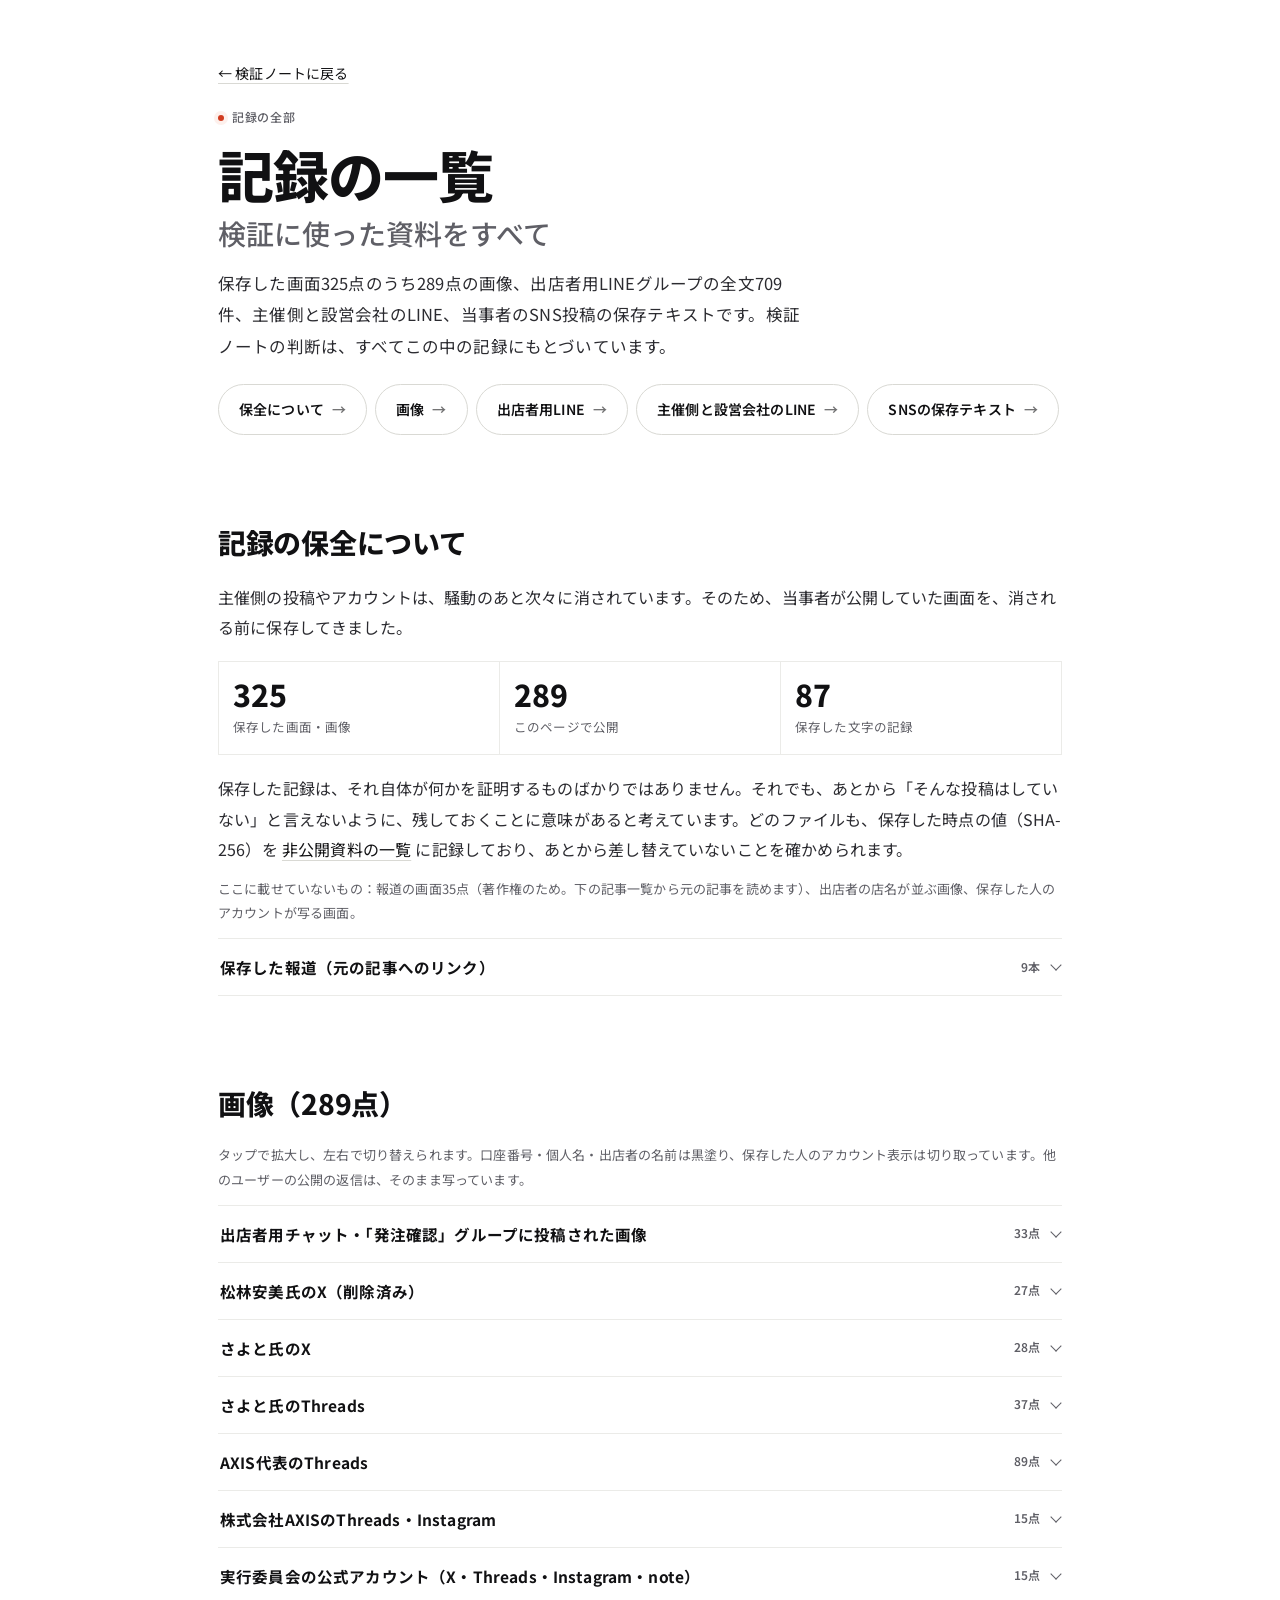
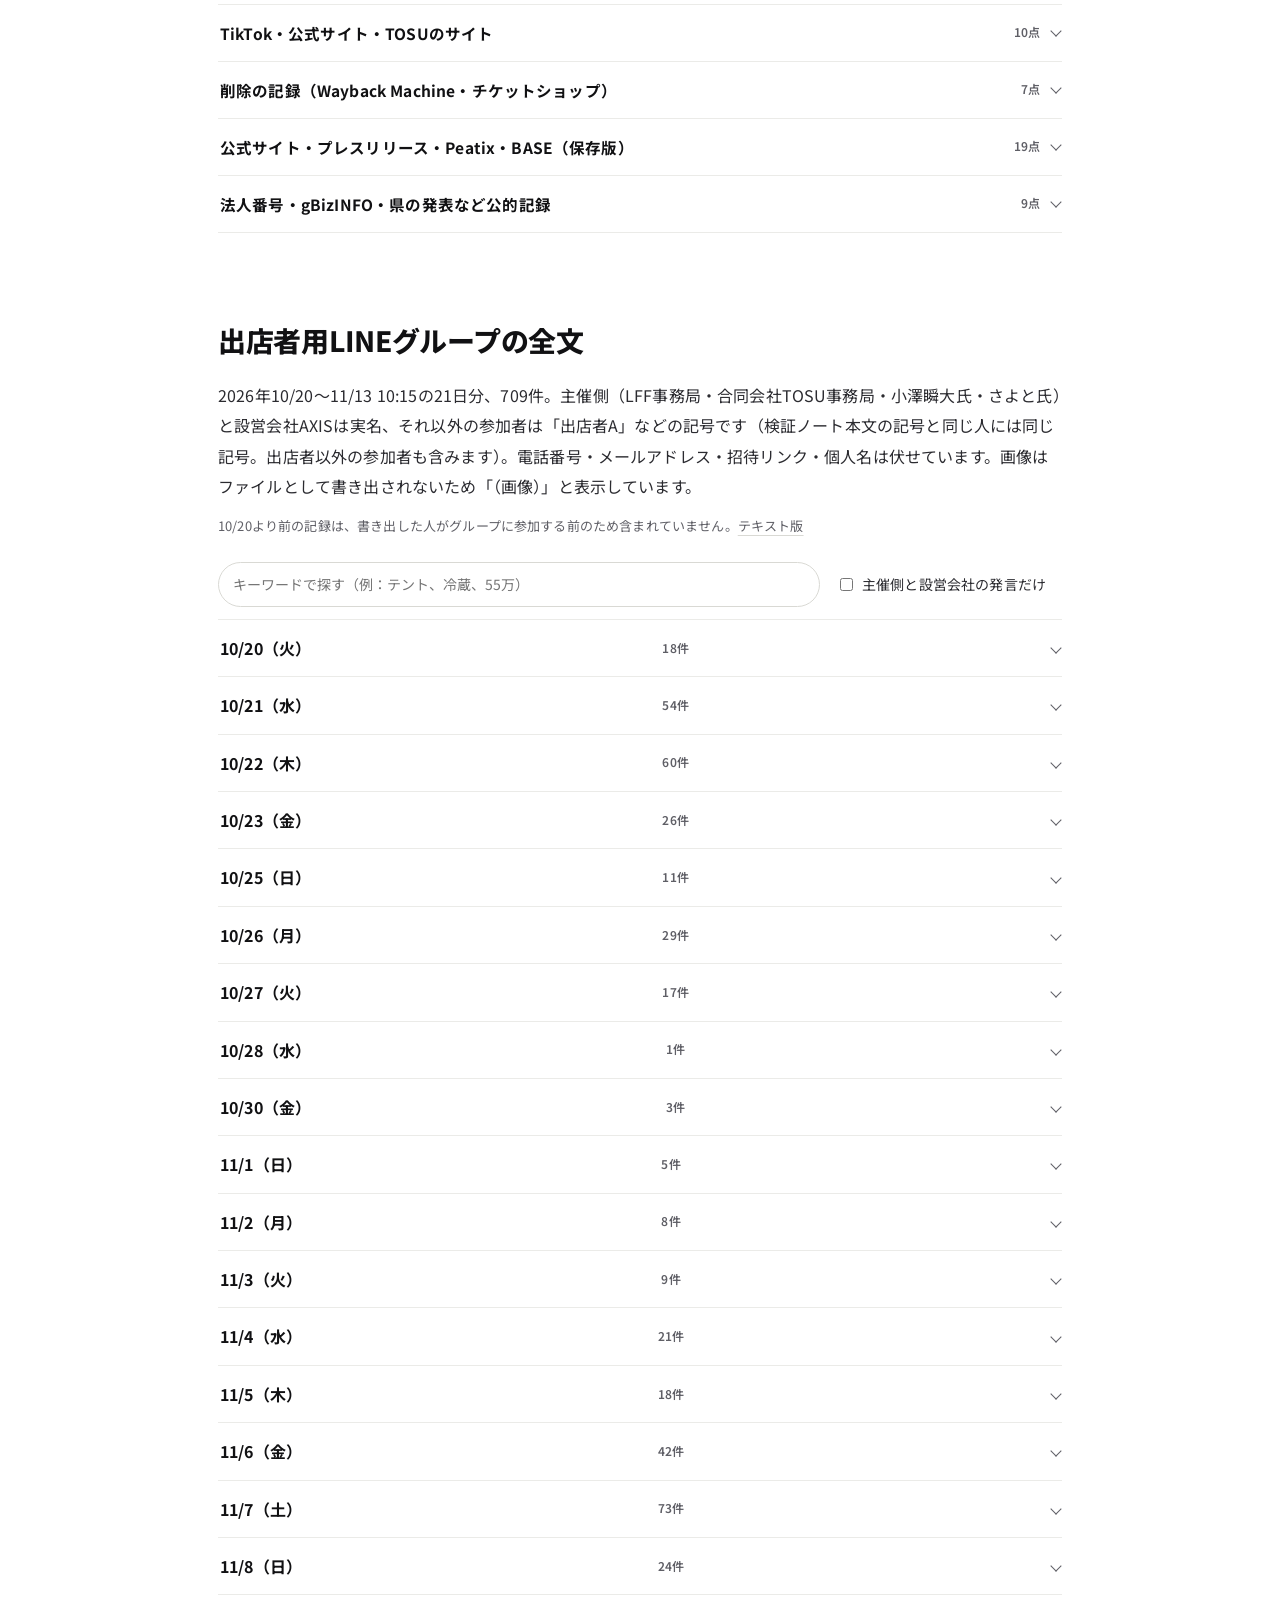
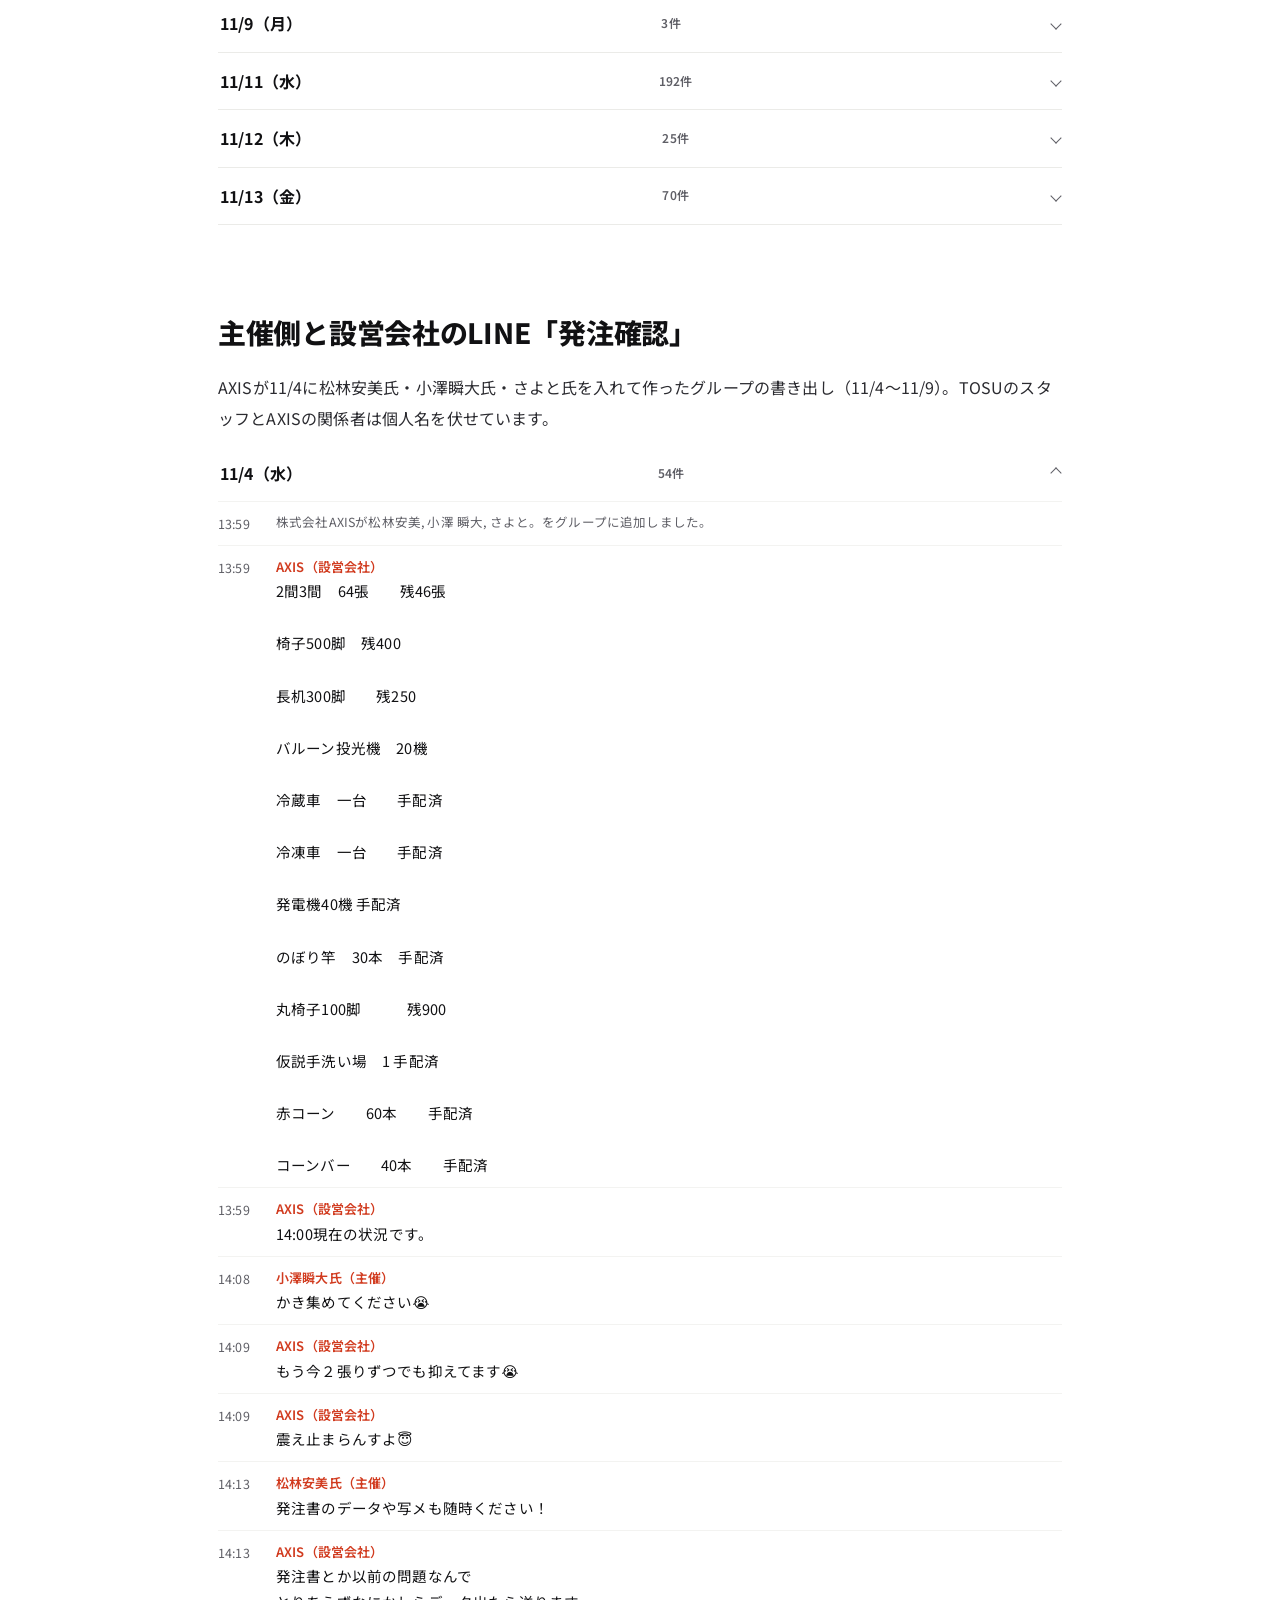
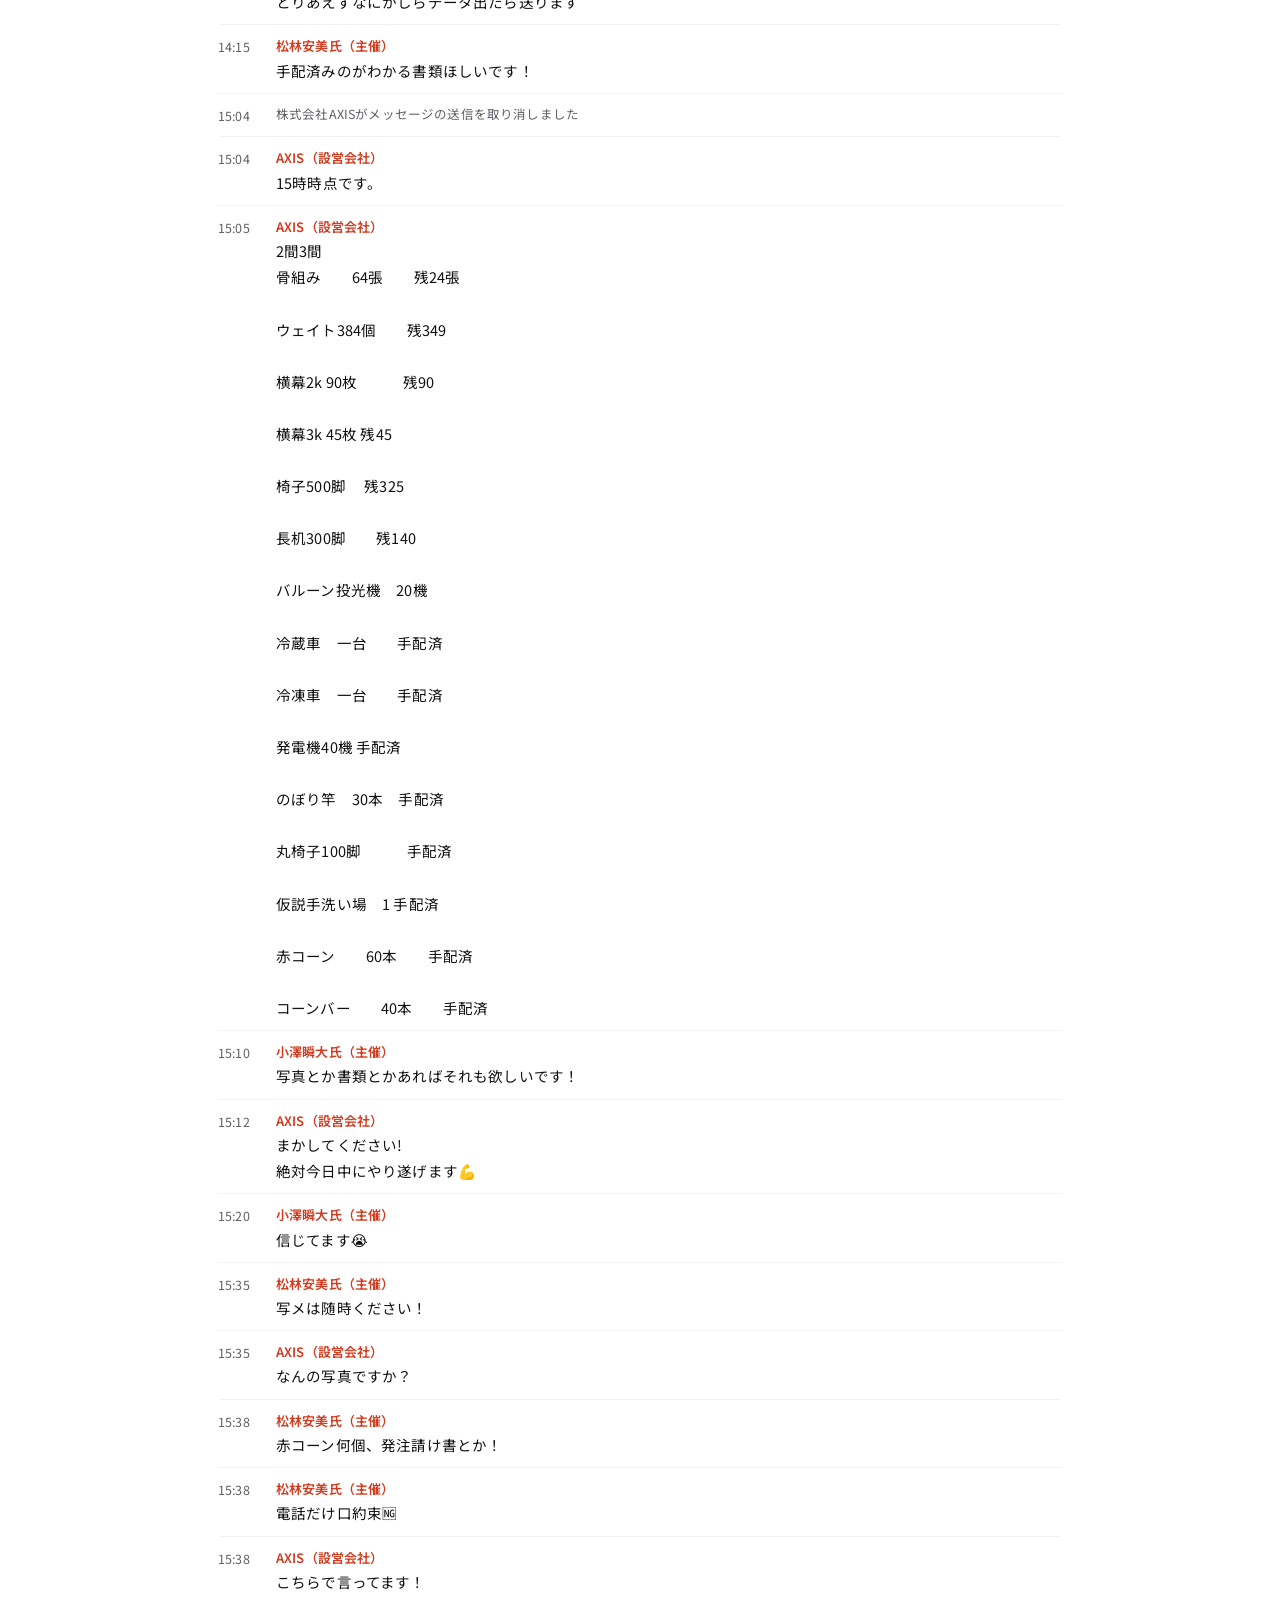
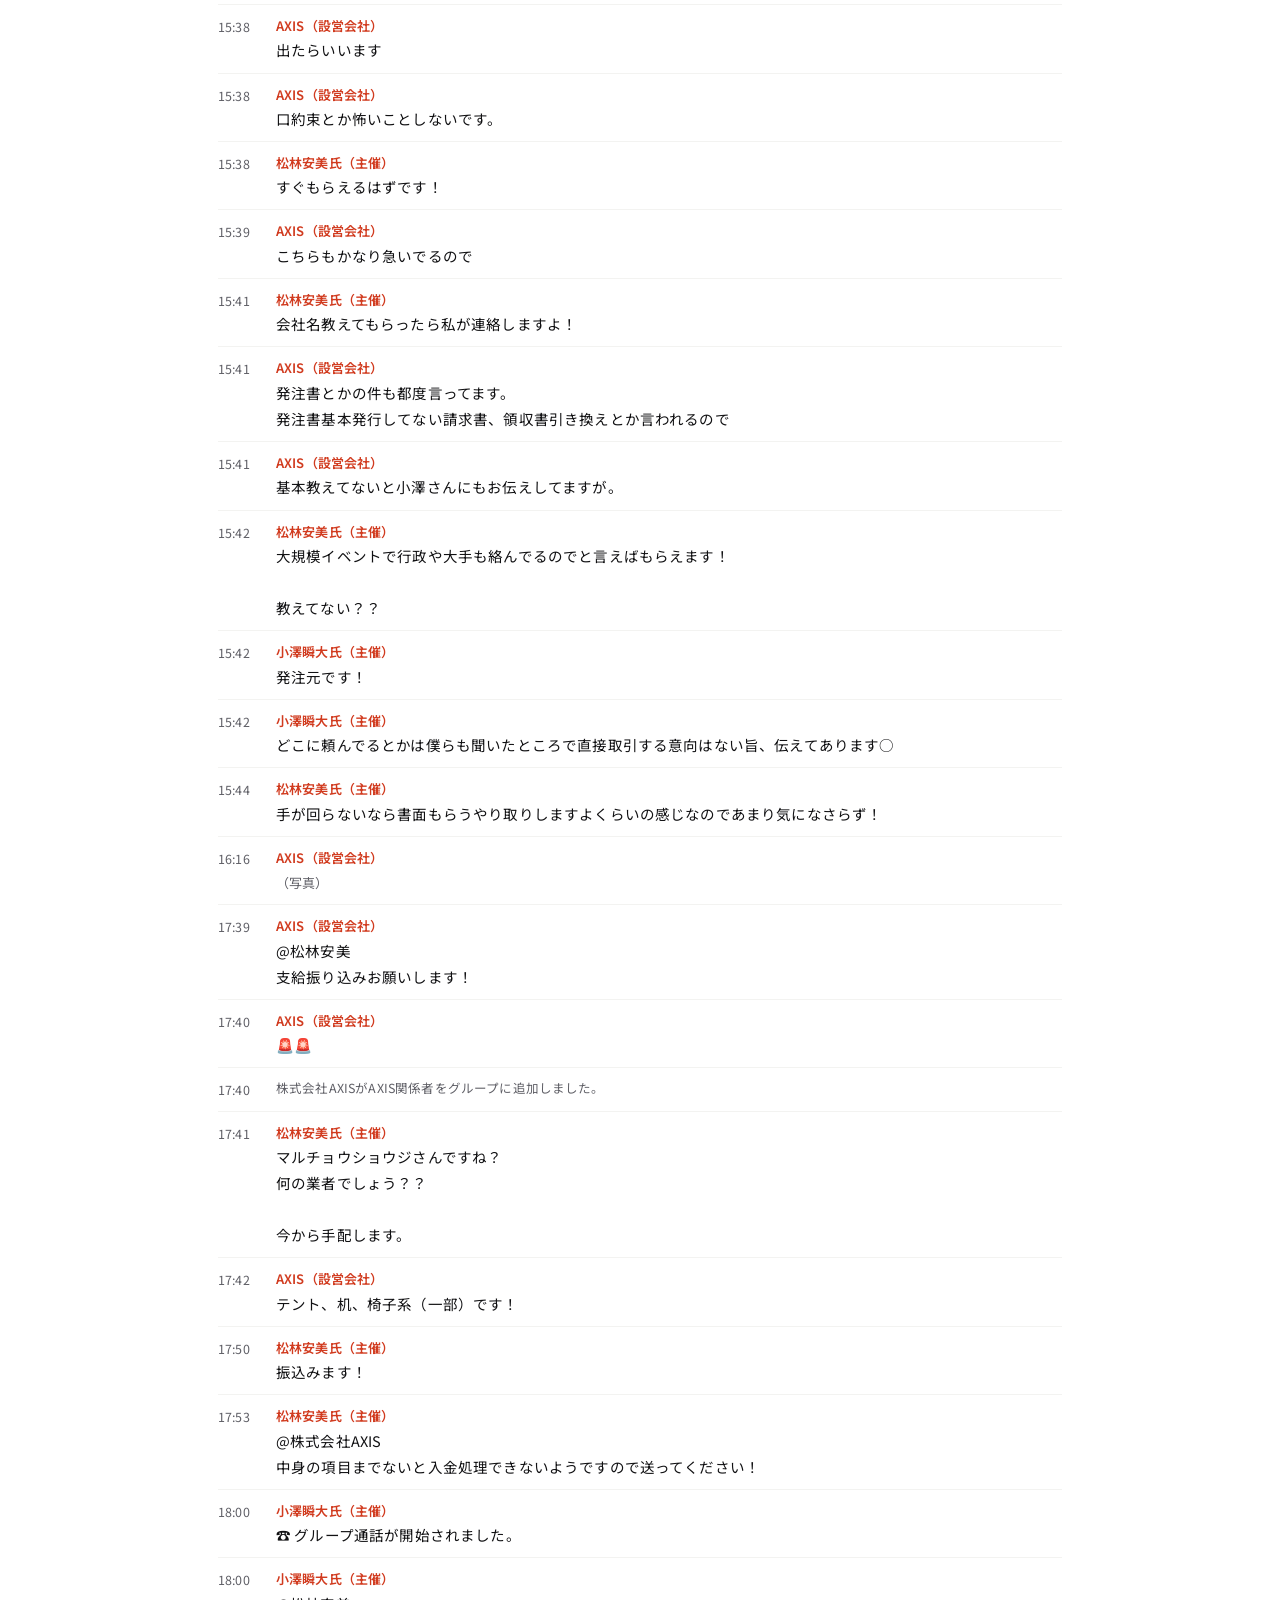
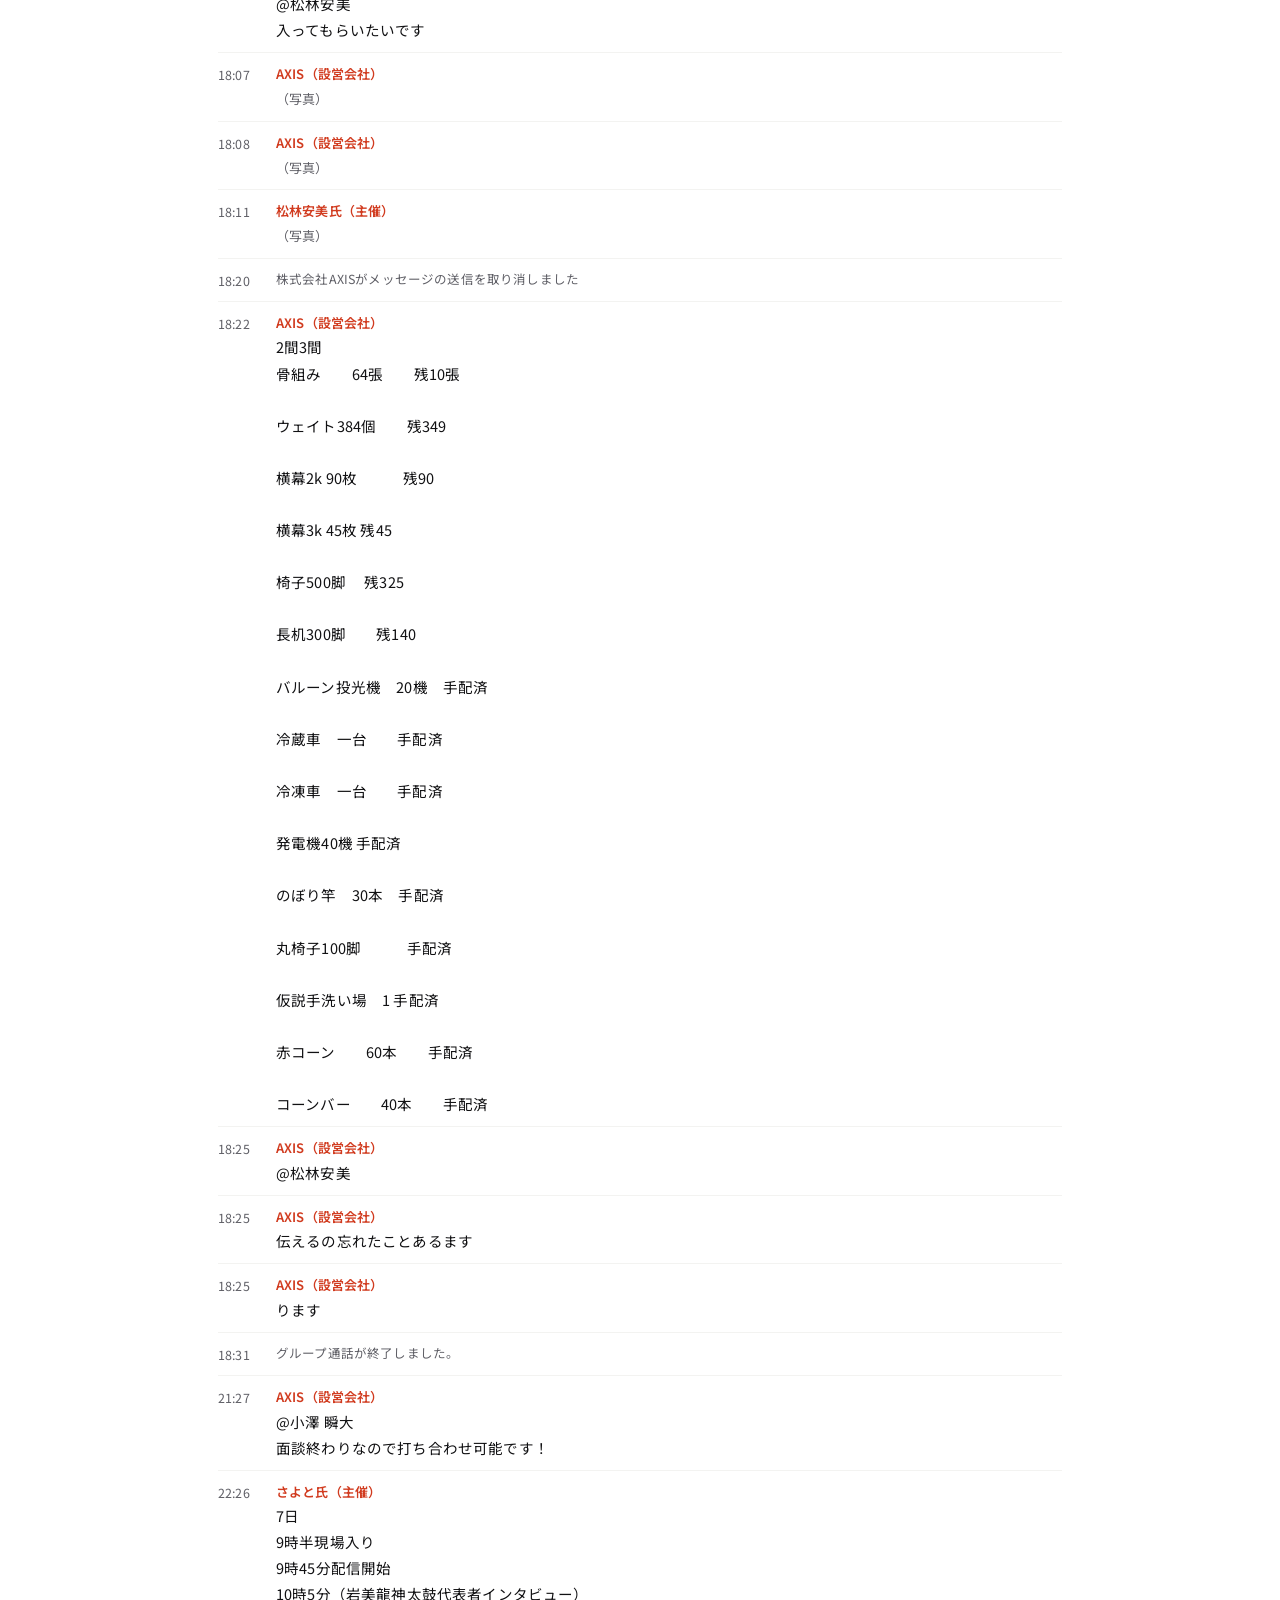
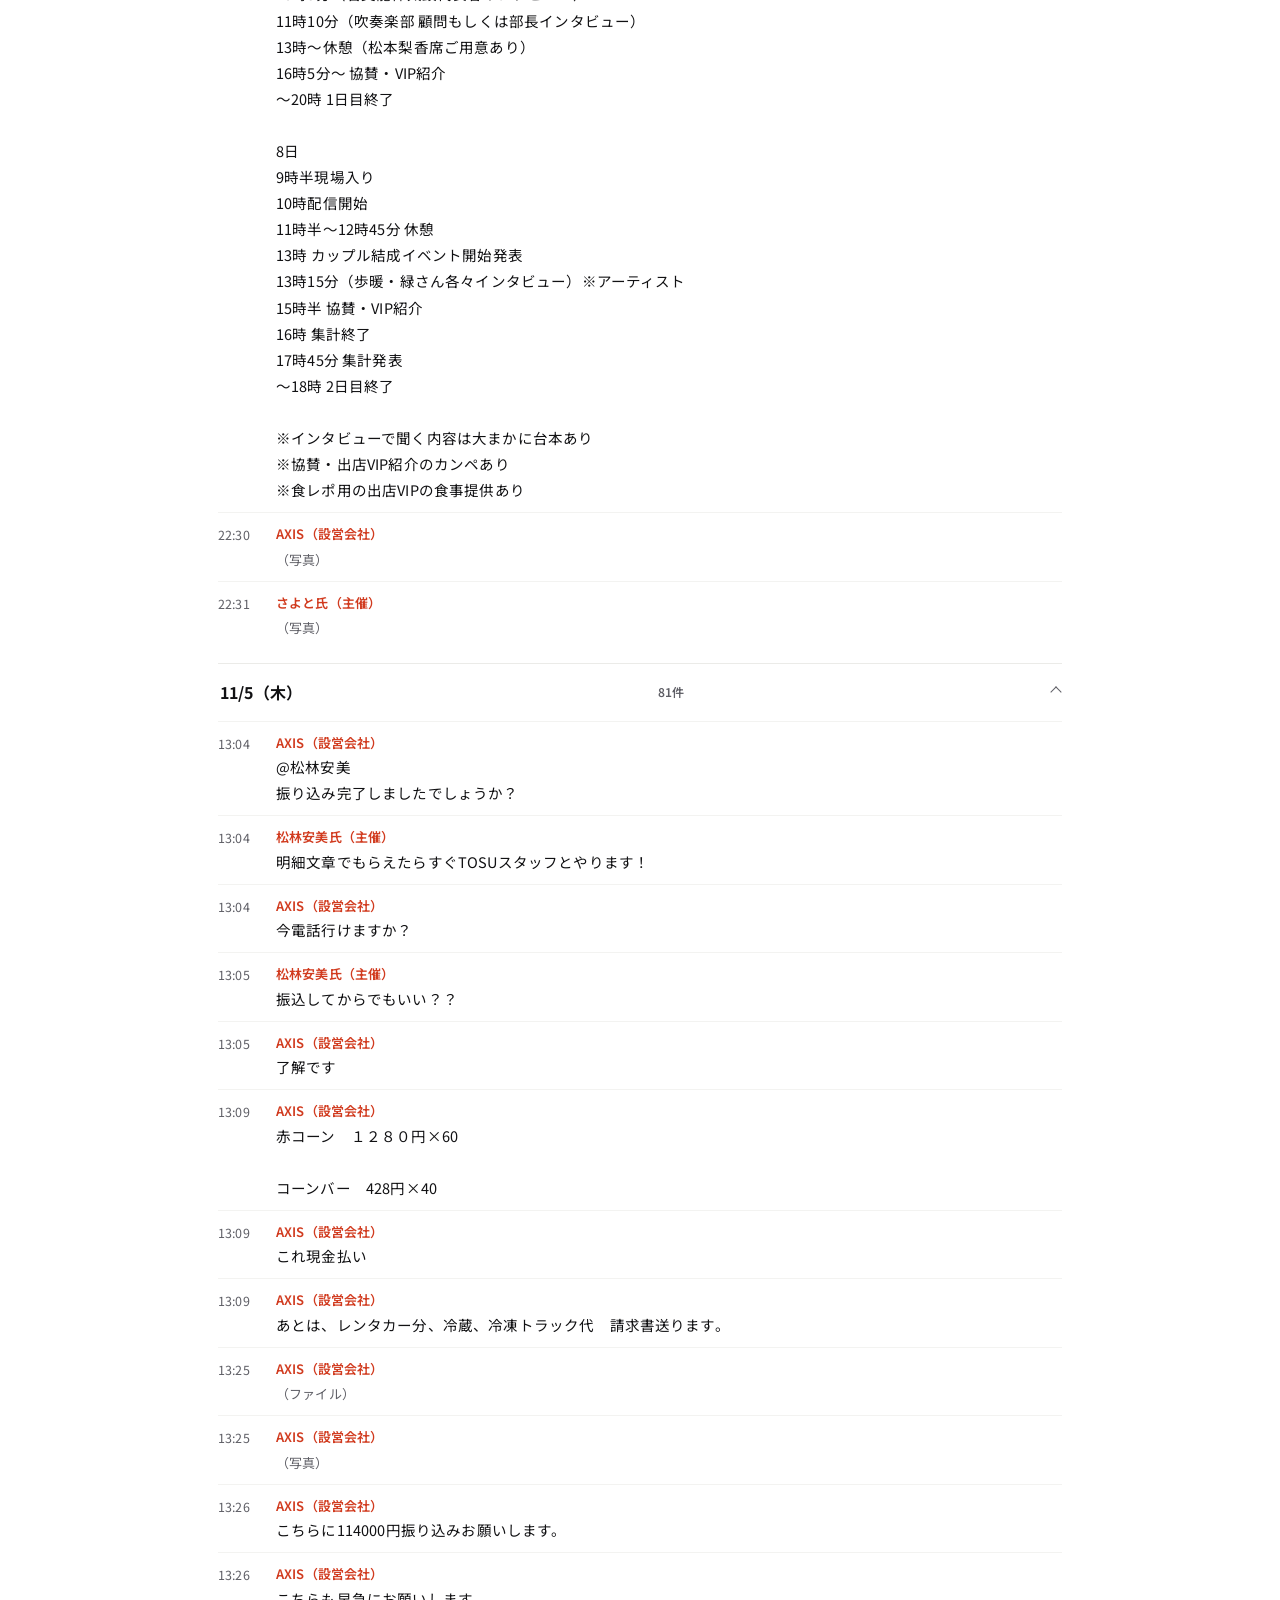
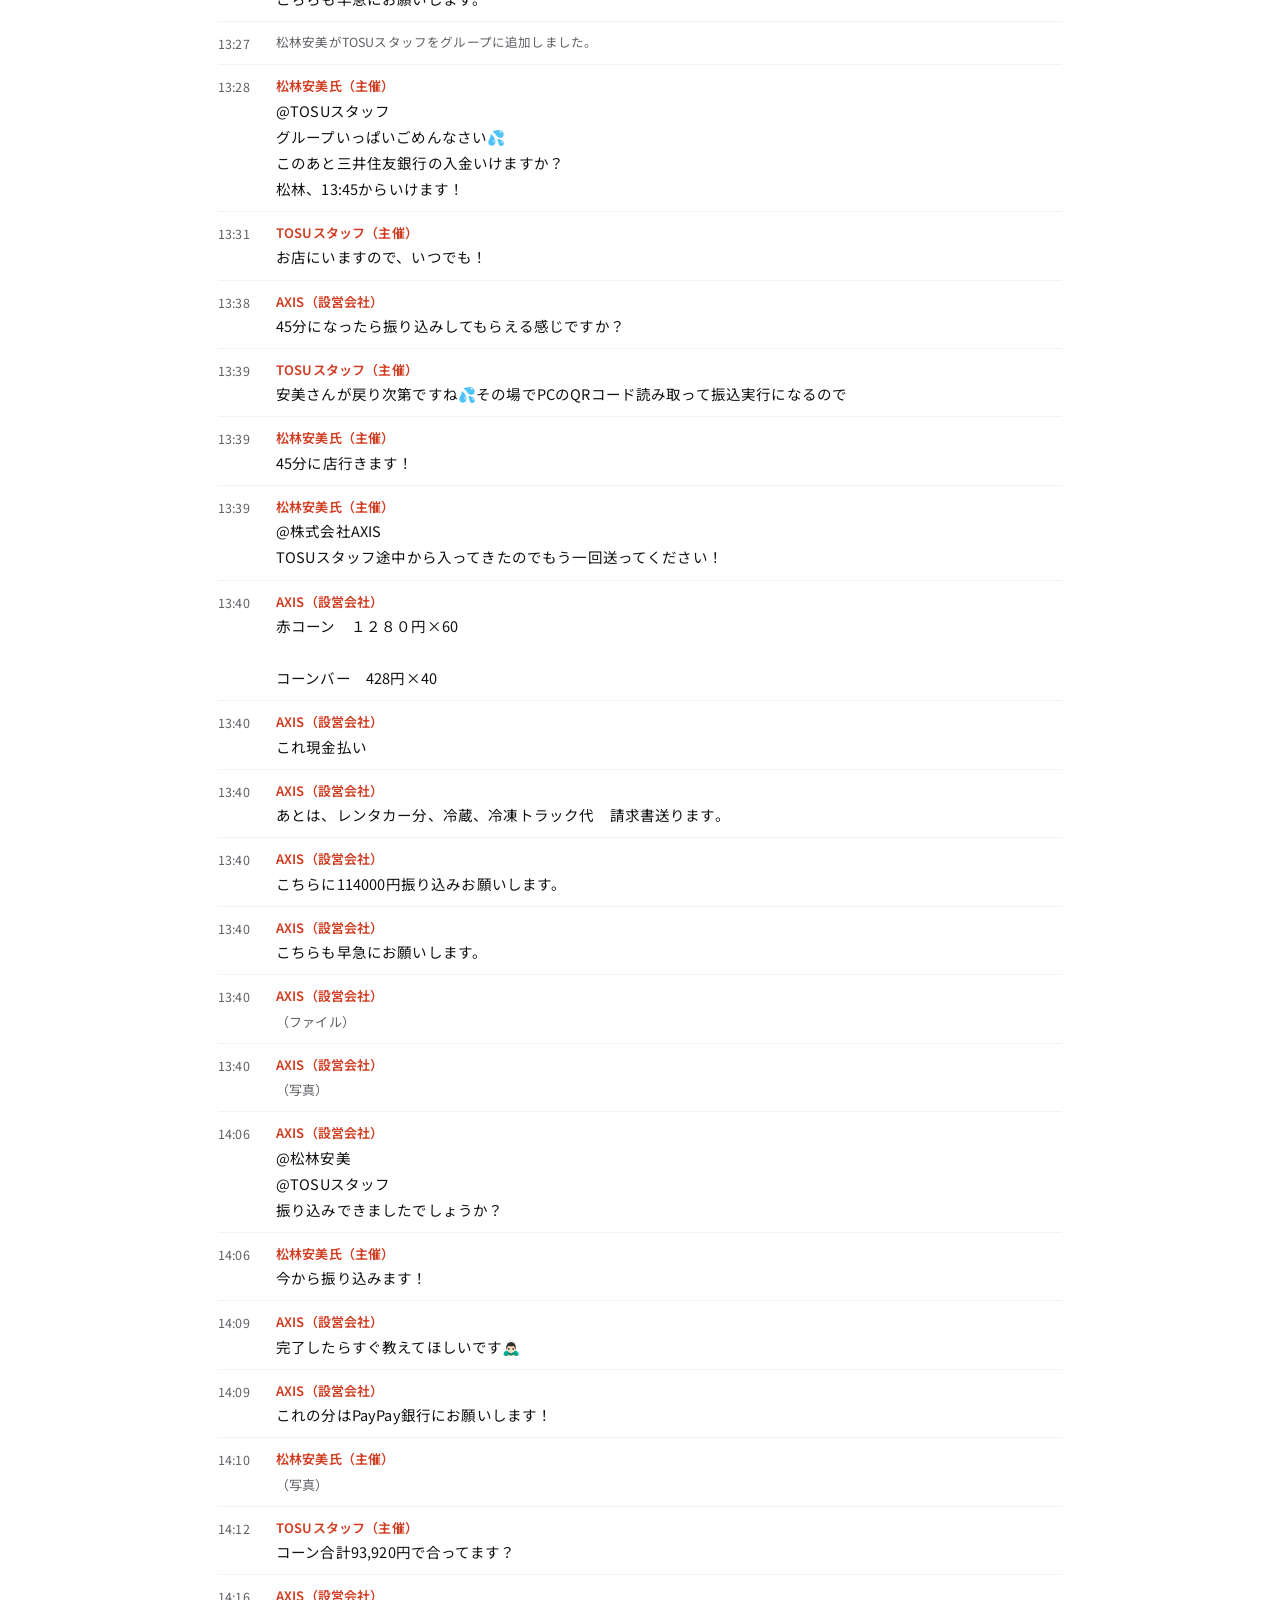
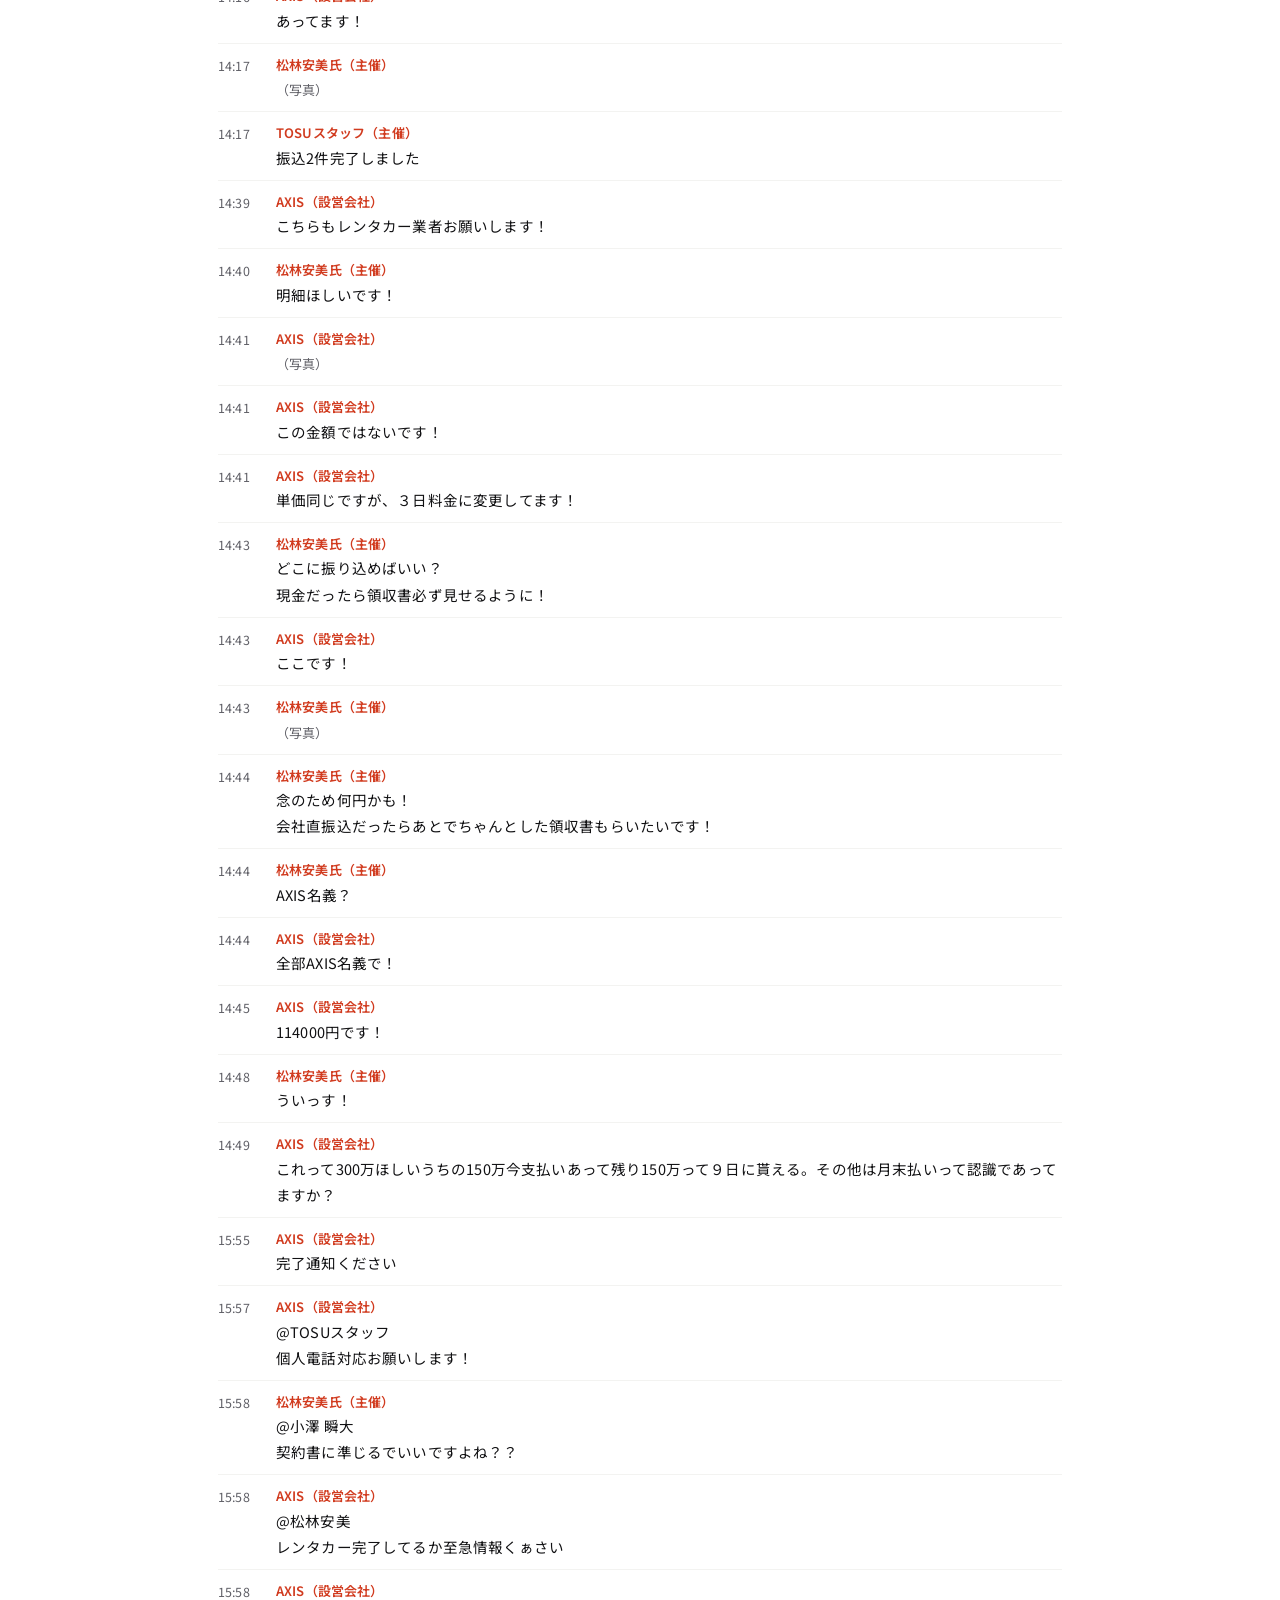
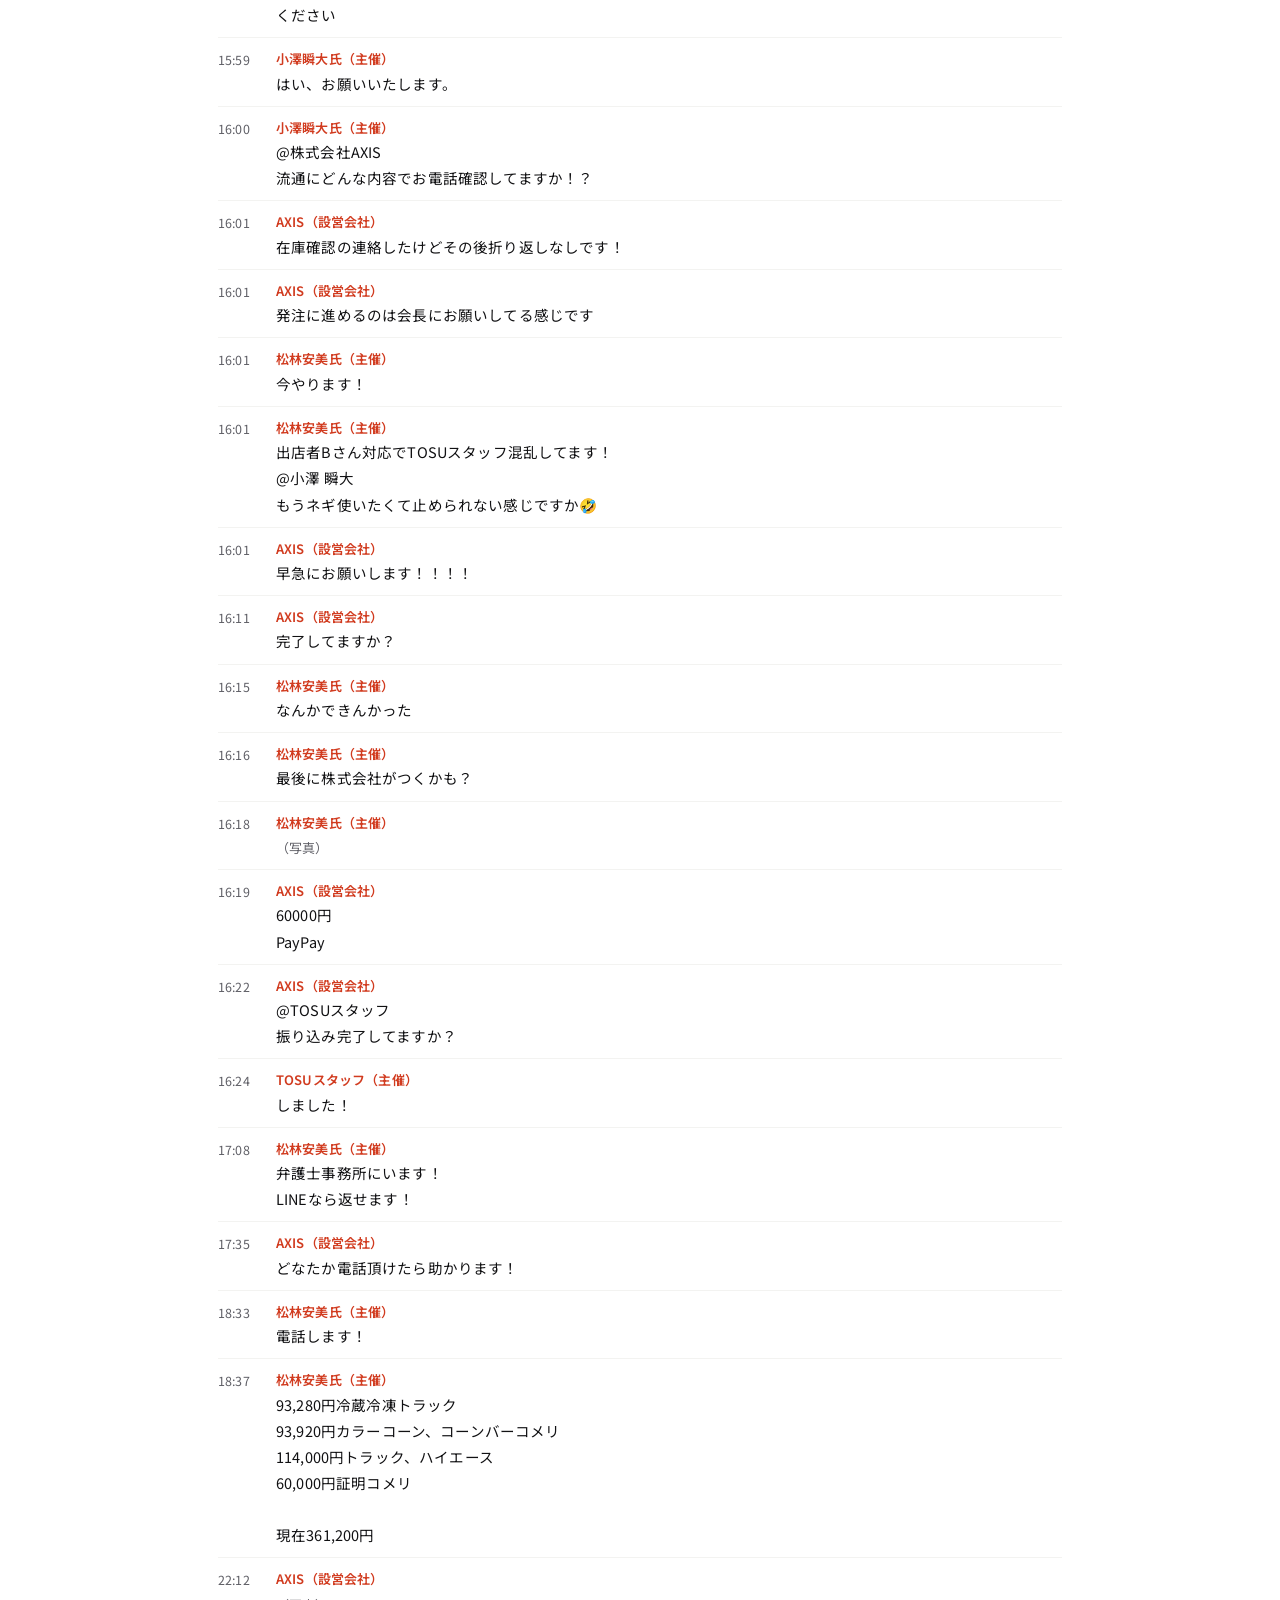
<file: records.html>
<!doctype html>
<html lang="ja">
<head>
<meta charset="utf-8">
<script>(function(w,d,s,l,i){w[l]=w[l]||[];w[l].push({'gtm.start':new Date().getTime(),event:'gtm.js'});var f=d.getElementsByTagName(s)[0],j=d.createElement(s),dl=l!='dataLayer'?'&l='+l:'';j.async=true;j.src='https://www.googletagmanager.com/gtm.js?id='+i+dl;f.parentNode.insertBefore(j,f);})(window,document,'script','dataLayer','GTM-5VJ6V8SR');</script>
<script async src="https://www.googletagmanager.com/gtag/js?id=G-WRLJP6FQFK"></script>
<script>window.dataLayer=window.dataLayer||[];function gtag(){dataLayer.push(arguments);}gtag('js',new Date());gtag('config','G-WRLJP6FQFK');</script>
<meta name="viewport" content="width=device-width, initial-scale=1">
<title>記録の一覧 LFF鳥取 検証ノート</title>
<meta name="description" content="ローカルフードファイト in 鳥取の検証に使った記録の全部：画像、出店者用LINEグループの全文（匿名化）、主催側と設営会社のLINE、当事者のSNS投稿の保存テキスト。">
<meta property="og:type" content="article">
<meta property="og:site_name" content="LFF鳥取 検証ノート">
<meta property="og:title" content="記録の一覧｜ローカルフードファイト in 鳥取 検証ノート">
<meta property="og:description" content="画像289点、出店者用LINEグループの全文709件（匿名化）、主催側と設営会社のLINE、当事者のSNS投稿の保存テキスト。">
<meta property="og:url" content="https://kitsuneudonjp.github.io/lff/records.html">
<meta property="og:image" content="https://kitsuneudonjp.github.io/lff/img/ogp.jpg">
<meta name="twitter:card" content="summary_large_image">
<link rel="canonical" href="https://kitsuneudonjp.github.io/lff/records.html">
<link rel="preconnect" href="https://fonts.googleapis.com">
<link rel="preconnect" href="https://fonts.gstatic.com" crossorigin>
<link href="https://fonts.googleapis.com/css2?family=Noto+Sans+JP:wght@400;500;700;900&display=swap" rel="stylesheet">
<link rel="stylesheet" href="style.css?v=18">
<style>
.page{max-width:880px;margin:0 auto;padding:48px 18px 120px}
.page main{max-width:none;padding-bottom:0}
.back{font-size:14px}
.page h1{margin-top:12px}
.jump{display:flex;flex-wrap:wrap;gap:8px;margin:22px 0 0}
.tools{position:sticky;top:0;z-index:5;background:rgba(255,255,255,.94);-webkit-backdrop-filter:blur(10px);backdrop-filter:blur(10px);padding:12px 0;border-bottom:1px solid var(--line);display:flex;flex-wrap:wrap;gap:10px 16px;align-items:center;font-size:14px}
.tools input[type=search]{flex:1;min-width:180px;font:inherit;font-size:14px;padding:8px 14px;border:1px solid var(--line-strong);border-radius:999px;outline:none}
.tools input[type=search]:focus{border-color:var(--ink)}
.tools label{display:inline-flex;gap:6px;align-items:center;cursor:pointer;user-select:none}
.tools .hits{font-size:12.5px;color:var(--muted)}
details.day{border-bottom:1px solid var(--line)}
details.day > summary{display:flex;justify-content:space-between;align-items:center;padding:13px 2px;font-weight:700;color:var(--ink)}
details.day > summary .n{font-size:12px;font-weight:600;color:var(--muted)}
details.day > summary::after{content:"";width:7px;height:7px;border-right:1.5px solid var(--muted);border-bottom:1.5px solid var(--muted);transform:rotate(45deg);margin-left:12px}
details.day[open] > summary::after{transform:rotate(-135deg)}
ol.chat{list-style:none;margin:0;padding:0 0 14px}
ol.chat li{display:grid;grid-template-columns:48px minmax(0,1fr);gap:0 10px;padding:9px 0;border-top:1px solid #f3f3f1;font-size:14.5px;line-height:1.8}
ol.chat time{grid-row:1/3;font-size:12.5px;color:var(--muted);font-variant-numeric:tabular-nums;padding-top:2px}
ol.chat b{font-size:13px;color:var(--muted);font-weight:600}
ol.chat li.org b{color:var(--accent)}
ol.chat li.org p{color:var(--ink)}
ol.chat p{margin:0;word-break:break-word}
ol.chat em{color:var(--muted);font-style:normal;font-size:13px}
ol.chat li.sys{grid-template-columns:48px 1fr;font-size:12.5px;color:var(--muted)}
ol.chat li.sys time{grid-row:auto}
body.only-org ol.chat li.vendor,body.only-org ol.chat li.sys{display:none}
ol.chat li.miss{display:none}
mark{background:#fff2a8;color:inherit;padding:0 1px;border-radius:2px}
ul.files{list-style:none;padding:0;margin:10px 0;border-top:1px solid var(--line)}
ul.files li{padding:12px 0;border-bottom:1px solid var(--line);font-size:15px}
ul.files li a{text-decoration:none;font-weight:600}
ul.files li a::after{content:" →";opacity:.5}
.keepnums{display:grid;grid-template-columns:repeat(3,minmax(0,1fr));gap:1px;background:var(--line);border:1px solid var(--line);margin:18px 0}
.keepnums div{background:#fff;padding:16px 14px;font-size:12.5px;color:var(--muted)}
.keepnums b{display:block;font-size:30px;line-height:1.1;color:var(--ink);font-weight:800;font-variant-numeric:tabular-nums;margin-bottom:4px}
details.fold > summary .n{font-size:12px;font-weight:600;color:var(--muted);margin-left:auto}
.evgrid{grid-template-columns:repeat(5,minmax(0,1fr))}
@media (max-width:820px){.evgrid{grid-template-columns:repeat(3,minmax(0,1fr))}}
@media (max-width:420px){.evgrid{grid-template-columns:repeat(2,minmax(0,1fr))}}
</style>
</head>
<body>
<div class="page">
<p class="back"><a href="index.html">← 検証ノートに戻る</a></p>
<span class="status">記録の全部</span>
<h1>記録の一覧 <span>検証に使った資料をすべて</span></h1>
<p class="lede">保存した画面325点のうち289点の画像、出店者用LINEグループの全文709件、主催側と設営会社のLINE、当事者のSNS投稿の保存テキストです。検証ノートの判断は、すべてこの中の記録にもとづいています。</p>
<div class="jump"><a class="btn" href="#keep">保全について</a><a class="btn" href="#images">画像</a><a class="btn" href="#chat">出店者用LINE</a><a class="btn" href="#order">主催側と設営会社のLINE</a><a class="btn" href="#texts">SNSの保存テキスト</a></div>

<main>
<section id="keep">
<h2>記録の保全について</h2>
<p>主催側の投稿やアカウントは、騒動のあと次々に消されています。そのため、当事者が公開していた画面を、消される前に保存してきました。</p>
<div class="keepnums"><div><b>325</b>保存した画面・画像</div><div><b>289</b>このページで公開</div><div><b>87</b>保存した文字の記録</div></div>
<p>保存した記録は、それ自体が何かを証明するものばかりではありません。それでも、あとから「そんな投稿はしていない」と言えないように、残しておくことに意味があると考えています。どのファイルも、保存した時点の値（SHA-256）を <a href="private-hashes.txt">非公開資料の一覧</a> に記録しており、あとから差し替えていないことを確かめられます。</p>
<p class="src">ここに載せていないもの：報道の画面35点（著作権のため。下の記事一覧から元の記事を読めます）、出店者の店名が並ぶ画像、保存した人のアカウントが写る画面。</p>
<details class="fold"><summary><h3>保存した報道（元の記事へのリンク）</h3><span class="n">9本</span></summary><ul class="files">
<li><a href="https://newsdig.tbs.co.jp/articles/bss/3073094" rel="noopener" target="_blank">BSS山陰放送「5万人集客のはずが…500人!?」（2026-11-09）</a></li>
<li><a href="https://www.fnn.jp/articles/-/1149865
-" rel="noopener" target="_blank">FNNプライムオンライン「『あ然とした』5万人集客フードフェスが“ガラガラ”」（2026-11-10）</a></li>
<li><a href="https://www.yomiuri.co.jp/national/20261110-GYT1T00367/
-" rel="noopener" target="_blank">読売新聞オンライン「『５万人集客』見込んだ鳥取のグルメイベント、２０００人にも届かず」（2026-11-10）</a></li>
<li><a href="https://news.ntv.co.jp/n/nkt/category/society/nk6c55c98f175445cdadde29d47f6af464
-" rel="noopener" target="_blank">日本海テレビ「『目標には掲げましたが、約束はしていません』…」（2026-11-10）</a></li>
<li><a href="https://news.ntv.co.jp/category/society/7ee45a1f066740b9bcab5b4622de66f1" rel="noopener" target="_blank">日テレNEWS NNN（news zero）「“集客5万人”見込むも…食フェス閑散 主催者の代表『目標に掲げたが約束はしていません』」（2026-11-11）</a></li>
<li><a href="https://news.tv-asahi.co.jp/news_society/articles/900203959.html" rel="noopener" target="_blank">テレ朝NEWS（グッド!モーニング）「5万人想定“鳥取グルメ祭”に実際は来場客1000人？」（2026-11-11）</a></li>
<li><a href="https://www.nnn.co.jp/articles/-/827864" rel="noopener" target="_blank">日本海新聞（NetNihonkai）「倉吉のグルメイベント『運営ずさん』波紋」（2026-11-11）</a></li>
<li><a href="https://www.sanin-chuo.co.jp/articles/-/1113399
-" rel="noopener" target="_blank">山陰中央新報デジタル「5万人来場うたうも2000人以下 倉吉、ローカル・フード・ファイト」（2026-11-11）</a></li>
<li><a href="https://shueisha.online/articles/-/259188" rel="noopener" target="_blank">集英社オンライン「〈鳥取・グルメイベント大惨事〉『５万人のはずが来場者500人』…」（2026-11-11）</a></li>
</ul></details>
</section>

<section id="images">
<h2>画像（289点）</h2>
<p class="src">タップで拡大し、左右で切り替えられます。口座番号・個人名・出店者の名前は黒塗り、保存した人のアカウント表示は切り取っています。他のユーザーの公開の返信は、そのまま写っています。</p>
<details class="fold"><summary><h3>出店者用チャット・「発注確認」グループに投稿された画像</h3><span class="n">33点</span></summary><div class="evgrid">
<figure><img src="evidence/line/LI02_1103_matsubayashi_to_axis_55man.jpg" alt="11/3 松林氏「前入金55万円で」「テント届かなかったら」" loading="lazy"><figcaption>11/3 松林氏「前入金55万円で」「テント届かなかったら」</figcaption></figure>
<figure><img src="evidence/line/LI03a_prepayment_invoice_2936780yen_due1102.jpg" alt="レンタル業者の前払代金請求書。請求金額2,936,780円、支払期日2026年11月2日" loading="lazy"><figcaption>レンタル業者の前払代金請求書。請求金額2,936,780円、支払期日2026年11月2日</figcaption></figure>
<figure><img src="evidence/line/LI03b_invoice_items.jpg" alt="投稿" loading="lazy"><figcaption>投稿</figcaption></figure>
<figure><img src="evidence/line/LI04_vendor_mail_1102_no_payment.jpg" alt="11/2 業者「入金の確認が取れず、準備できない」" loading="lazy"><figcaption>11/2 業者「入金の確認が取れず、準備できない」</figcaption></figure>
<figure><img src="evidence/line/LI05_axis_status_list_refrigerated_trucks_arranged.jpg" alt="11/4 AXIS→主催3人「テント残46張」「冷蔵車 手配済」" loading="lazy"><figcaption>11/4 AXIS→主催3人「テント残46張」「冷蔵車 手配済」</figcaption></figure>
<figure><img src="evidence/line/LI06_1111_vendor_posted_matsubayashi_x.jpg" alt="投稿" loading="lazy"><figcaption>投稿</figcaption></figure>
<figure><img src="evidence/line/LI07a_health_center_booth_layout.jpg" alt="臨時営業の一般的な施設の図" loading="lazy"><figcaption>臨時営業の一般的な施設の図</figcaption></figure>
<figure><img src="evidence/line/LI07b_required_equipment_layout.jpg" alt="必要な設備の配置図。給水タンク、排水バケツ、温度計などが描かれている" loading="lazy"><figcaption>必要な設備の配置図。給水タンク、排水バケツ、温度計などが描かれている</figcaption></figure>
<figure><img src="evidence/line/LI12a_1107_0853_venue.jpg" alt="投稿" loading="lazy"><figcaption>投稿</figcaption></figure>
<figure><img src="evidence/line/LI12b_1107_0834_venue_1.jpg" alt="11/7 8:34 開場1時間半前の会場" loading="lazy"><figcaption>11/7 8:34 開場1時間半前の会場</figcaption></figure>
<figure><img src="evidence/line/LI12c_1107_0834_venue_2.jpg" alt="投稿" loading="lazy"><figcaption>投稿</figcaption></figure>
<figure><img src="evidence/line/LI12d_1107_0834_venue_3.jpg" alt="投稿" loading="lazy"><figcaption>投稿</figcaption></figure>
<figure><img src="evidence/line/LI12e_1107_0803_venue.jpg" alt="8時03分の会場" loading="lazy"><figcaption>8時03分の会場</figcaption></figure>
<figure><img src="evidence/line/LI12f_1107_0745_vip_tent.jpg" alt="7時45分の会場" loading="lazy"><figcaption>7時45分の会場</figcaption></figure>
<figure><img src="evidence/line/LI13a_1107_0623_tents_on_ground.jpg" alt="11月7日早朝、雨上がりの芝生にテントが袋に入ったまま置かれている会場" loading="lazy"><figcaption>11月7日早朝、雨上がりの芝生にテントが袋に入ったまま置かれている会場</figcaption></figure>
<figure><img src="evidence/line/LI13b_1107_0622_venue_early.jpg" alt="投稿" loading="lazy"><figcaption>投稿</figcaption></figure>
<figure><img src="evidence/line/LI14_1107_1000_no_water_near_toilet.jpg" alt="投稿" loading="lazy"><figcaption>投稿</figcaption></figure>
<figure><img src="evidence/line/LI15_1107_0113_refrigerated_truck_arrived.jpg" alt="投稿" loading="lazy"><figcaption>投稿</figcaption></figure>
<figure><img src="evidence/line/LI16_1104_venue_map.jpg" alt="投稿" loading="lazy"><figcaption>投稿</figcaption></figure>
<figure><img src="evidence/line/LI17a_flyer_back_program.jpg" alt="投稿" loading="lazy"><figcaption>投稿</figcaption></figure>
<figure><img src="evidence/line/LI17b_flyer_front.jpg" alt="投稿" loading="lazy"><figcaption>投稿</figcaption></figure>
<figure><img src="evidence/line/LI18_1102_weather_forecast.jpg" alt="投稿" loading="lazy"><figcaption>投稿</figcaption></figure>
<figure><img src="evidence/line/LI20_axis_line_55man_account_not_opened_1004.jpg" alt="10/4 AXIS「口座開設手続き途中」" loading="lazy"><figcaption>10/4 AXIS「口座開設手続き途中」</figcaption></figure>
<figure><img src="evidence/line/LI21_axis_estimate_consulting_fee_1070000.jpg" alt="AXISの見積「コンサル費107万円」" loading="lazy"><figcaption>AXISの見積「コンサル費107万円」</figcaption></figure>
<figure><img src="evidence/line/LI22a_duskin_estimate_1102_2936780yen.jpg" alt="業者の見積書。前払い293万円、発行も期限も11/2" loading="lazy"><figcaption>業者の見積書。前払い293万円、発行も期限も11/2</figcaption></figure>
<figure><img src="evidence/line/LI22b_duskin_estimate_p1_bottom_p2.jpg" alt="投稿" loading="lazy"><figcaption>投稿</figcaption></figure>
<figure><img src="evidence/line/LI22c_duskin_prepayment_invoice_top.jpg" alt="投稿" loading="lazy"><figcaption>投稿</figcaption></figure>
<figure><img src="evidence/line/LI22d_duskin_estimate_quantities.jpg" alt="投稿" loading="lazy"><figcaption>投稿</figcaption></figure>
<figure><img src="evidence/line/LI22e_duskin_estimate_unit_prices.jpg" alt="投稿" loading="lazy"><figcaption>投稿</figcaption></figure>
<figure><img src="evidence/line/LI23a_order_group_1104_maruchou_598400yen.jpg" alt="投稿" loading="lazy"><figcaption>投稿</figcaption></figure>
<figure><img src="evidence/line/LI23b_order_group_1104_tosu_transfer_598400yen.jpg" alt="11/4 TOSUが業者へ59万8,400円を振込" loading="lazy"><figcaption>11/4 TOSUが業者へ59万8,400円を振込</figcaption></figure>
<figure><img src="evidence/line/LI24_tosu_transfer_1105_jnet_114000yen_requester_axis.jpg" alt="11/5 振込依頼人名は「アクシス」" loading="lazy"><figcaption>11/5 振込依頼人名は「アクシス」</figcaption></figure>
<figure><img src="evidence/line/LIxx_file_list_expiry.jpg" alt="投稿" loading="lazy"><figcaption>投稿</figcaption></figure>
</div></details>
<details class="fold"><summary><h3>松林安美氏のX（削除済み）</h3><span class="n">27点</span></summary><div class="evgrid">
<figure><img src="evidence/sns/x_ms759sk/00_profile_20261111.jpg" alt="プロフィールと返信タブ（1/2）のスクリーンショット" loading="lazy"><figcaption>プロフィールと返信タブ（1/2）のスクリーンショット</figcaption></figure>
<figure><img src="evidence/sns/x_ms759sk/00_with_replies_tab_halfsize.jpg" alt="プロフィールと返信タブ（2/2）のスクリーンショット" loading="lazy"><figcaption>プロフィールと返信タブ（2/2）のスクリーンショット</figcaption></figure>
<figure><img src="evidence/sns/x_ms759sk/01_2120317312121368663_a.jpg" alt="01 2026/11/11 09:46 の投稿（1/3）のスクリーンショット" loading="lazy"><figcaption>01 2026/11/11 09:46 の投稿（1/3）のスクリーンショット</figcaption></figure>
<figure><img src="evidence/sns/x_ms759sk/01_2120317312121368663_b.jpg" alt="01 2026/11/11 09:46 の投稿（2/3）のスクリーンショット" loading="lazy"><figcaption>01 2026/11/11 09:46 の投稿（2/3）のスクリーンショット</figcaption></figure>
<figure><img src="evidence/sns/x_ms759sk/01_2120317312121368663_c.jpg" alt="01 2026/11/11 09:46 の投稿（3/3）のスクリーンショット" loading="lazy"><figcaption>01 2026/11/11 09:46 の投稿（3/3）のスクリーンショット</figcaption></figure>
<figure><img src="evidence/sns/x_ms759sk/02_2120324127827628161_a.jpg" alt="02 2026/11/11 10:14 の投稿（1/2）のスクリーンショット" loading="lazy"><figcaption>02 2026/11/11 10:14 の投稿（1/2）のスクリーンショット</figcaption></figure>
<figure><img src="evidence/sns/x_ms759sk/02_2120324127827628161_b_thread.jpg" alt="02 2026/11/11 10:14 の投稿（2/2）のスクリーンショット" loading="lazy"><figcaption>02 2026/11/11 10:14 の投稿（2/2）のスクリーンショット</figcaption></figure>
<figure><img src="evidence/sns/x_ms759sk/03_2120329698169569573_a.jpg" alt="03 2026/11/11 10:36 の投稿（1/2）のスクリーンショット" loading="lazy"><figcaption>03 2026/11/11 10:36 の投稿（1/2）のスクリーンショット</figcaption></figure>
<figure><img src="evidence/sns/x_ms759sk/03_2120329698169569573_b.jpg" alt="03 2026/11/11 10:36 の投稿（2/2）のスクリーンショット" loading="lazy"><figcaption>03 2026/11/11 10:36 の投稿（2/2）のスクリーンショット</figcaption></figure>
<figure><img src="evidence/sns/x_ms759sk/04_2120332762347639105_a.jpg" alt="04 2026/11/11 10:48 の投稿（1/3）のスクリーンショット" loading="lazy"><figcaption>04 2026/11/11 10:48 の投稿（1/3）のスクリーンショット</figcaption></figure>
<figure><img src="evidence/sns/x_ms759sk/04_2120332762347639105_b.jpg" alt="04 2026/11/11 10:48 の投稿（2/3）のスクリーンショット" loading="lazy"><figcaption>04 2026/11/11 10:48 の投稿（2/3）のスクリーンショット</figcaption></figure>
<figure><img src="evidence/sns/x_ms759sk/04_2120332762347639105_c.jpg" alt="04 2026/11/11 10:48 の投稿（3/3）のスクリーンショット" loading="lazy"><figcaption>04 2026/11/11 10:48 の投稿（3/3）のスクリーンショット</figcaption></figure>
<figure><img src="evidence/sns/x_ms759sk/05_2120345970294808701_a.jpg" alt="05 2026/11/11 11:40 の投稿のスクリーンショット" loading="lazy"><figcaption>05 2026/11/11 11:40 の投稿のスクリーンショット</figcaption></figure>
<figure><img src="evidence/sns/x_ms759sk/06_2120353181502964008_a.jpg" alt="06 2026/11/11 12:09 の投稿のスクリーンショット" loading="lazy"><figcaption>06 2026/11/11 12:09 の投稿のスクリーンショット</figcaption></figure>
<figure><img src="evidence/sns/x_ms759sk/07_2120358112859488346_a.jpg" alt="07 2026/11/11 12:29 の投稿のスクリーンショット" loading="lazy"><figcaption>07 2026/11/11 12:29 の投稿のスクリーンショット</figcaption></figure>
<figure><img src="evidence/sns/x_ms759sk/08_2120361942846202140_a.jpg" alt="08 2026/11/11 12:44 の投稿のスクリーンショット" loading="lazy"><figcaption>08 2026/11/11 12:44 の投稿のスクリーンショット</figcaption></figure>
<figure><img src="evidence/sns/x_ms759sk/09_2120364504076952008_a.jpg" alt="09 2026/11/11 12:54 の投稿のスクリーンショット" loading="lazy"><figcaption>09 2026/11/11 12:54 の投稿のスクリーンショット</figcaption></figure>
<figure><img src="evidence/sns/x_ms759sk/deleted/20261112_2108_2120317312121368663.jpg" alt="削除を確認した画面" loading="lazy"><figcaption>削除を確認した画面</figcaption></figure>
<figure><img src="evidence/sns/x_ms759sk/deleted/20261112_2108_2120324127827628161.jpg" alt="削除を確認した画面" loading="lazy"><figcaption>削除を確認した画面</figcaption></figure>
<figure><img src="evidence/sns/x_ms759sk/deleted/20261112_2108_2120329698169569573.jpg" alt="削除を確認した画面" loading="lazy"><figcaption>削除を確認した画面</figcaption></figure>
<figure><img src="evidence/sns/x_ms759sk/deleted/20261112_2108_2120332762347639105.jpg" alt="削除を確認した画面" loading="lazy"><figcaption>削除を確認した画面</figcaption></figure>
<figure><img src="evidence/sns/x_ms759sk/deleted/20261112_2108_2120345970294808701.jpg" alt="削除を確認した画面" loading="lazy"><figcaption>削除を確認した画面</figcaption></figure>
<figure><img src="evidence/sns/x_ms759sk/deleted/20261112_2108_2120353181502964008.jpg" alt="削除を確認した画面" loading="lazy"><figcaption>削除を確認した画面</figcaption></figure>
<figure><img src="evidence/sns/x_ms759sk/deleted/20261112_2108_2120358112859488346.jpg" alt="削除を確認した画面" loading="lazy"><figcaption>削除を確認した画面</figcaption></figure>
<figure><img src="evidence/sns/x_ms759sk/deleted/20261112_2108_2120361942846202140.jpg" alt="削除を確認した画面" loading="lazy"><figcaption>削除を確認した画面</figcaption></figure>
<figure><img src="evidence/sns/x_ms759sk/deleted/20261112_2108_2120364504076952008.jpg" alt="削除を確認した画面" loading="lazy"><figcaption>削除を確認した画面</figcaption></figure>
<figure><img src="evidence/sns/x_ms759sk/deleted/20261112_2108_x_ms759sk_profile.jpg" alt="削除を確認した画面" loading="lazy"><figcaption>削除を確認した画面</figcaption></figure>
</div></details>
<details class="fold"><summary><h3>さよと氏のX</h3><span class="n">28点</span></summary><div class="evgrid">
<figure><img src="evidence/sns/x_1123sayoto/flyer_20260803_back.jpg" alt="募集チラシ「テント・机椅子・電気代込み」" loading="lazy"><figcaption>募集チラシ「テント・机椅子・電気代込み」</figcaption></figure>
<figure><img src="evidence/sns/x_1123sayoto/flyer_20260803_front.jpg" alt="募集チラシ「来場想定5万人」" loading="lazy"><figcaption>募集チラシ「来場想定5万人」</figcaption></figure>
<figure><img src="evidence/archive_all/x_1123sayoto/00_profile_20261111.jpg" alt="さよと氏のX プロフィール 11/11保存" loading="lazy"><figcaption>さよと氏のX プロフィール 11/11保存</figcaption></figure>
<figure><img src="evidence/archive_all/x_1123sayoto/00a_2084031304883163524_a.jpg" alt="さよと氏のX 投稿" loading="lazy"><figcaption>さよと氏のX 投稿</figcaption></figure>
<figure><img src="evidence/archive_all/x_1123sayoto/00a_2084031304883163524_photo1.jpg" alt="さよと氏のX 投稿の添付画像" loading="lazy"><figcaption>さよと氏のX 投稿の添付画像</figcaption></figure>
<figure><img src="evidence/archive_all/x_1123sayoto/00a_2084031304883163524_photo2.jpg" alt="さよと氏のX 投稿の添付画像" loading="lazy"><figcaption>さよと氏のX 投稿の添付画像</figcaption></figure>
<figure><img src="evidence/archive_all/x_1123sayoto/01_2097057193359261762_a.jpg" alt="さよと氏のX 投稿" loading="lazy"><figcaption>さよと氏のX 投稿</figcaption></figure>
<figure><img src="evidence/archive_all/x_1123sayoto/02_2119793595544952888_a.jpg" alt="さよと氏のX 投稿" loading="lazy"><figcaption>さよと氏のX 投稿</figcaption></figure>
<figure><img src="evidence/archive_all/x_1123sayoto/02_2119793595544952888_photo1.jpg" alt="さよと氏のX 投稿の添付画像" loading="lazy"><figcaption>さよと氏のX 投稿の添付画像</figcaption></figure>
<figure><img src="evidence/archive_all/x_1123sayoto/03_2119890302957982009_a.jpg" alt="さよと氏のX 投稿" loading="lazy"><figcaption>さよと氏のX 投稿</figcaption></figure>
<figure><img src="evidence/archive_all/x_1123sayoto/03_2119890302957982009_photo1.jpg" alt="さよと氏のX 投稿の添付画像" loading="lazy"><figcaption>さよと氏のX 投稿の添付画像</figcaption></figure>
<figure><img src="evidence/archive_all/x_1123sayoto/03_2119890302957982009_photo2.jpg" alt="さよと氏のX 投稿の添付画像" loading="lazy"><figcaption>さよと氏のX 投稿の添付画像</figcaption></figure>
<figure><img src="evidence/archive_all/x_1123sayoto/03_2119890302957982009_photo3.jpg" alt="さよと氏のX 投稿の添付画像" loading="lazy"><figcaption>さよと氏のX 投稿の添付画像</figcaption></figure>
<figure><img src="evidence/archive_all/x_1123sayoto/04_2119920108399374777_a.jpg" alt="さよと氏のX 投稿" loading="lazy"><figcaption>さよと氏のX 投稿</figcaption></figure>
<figure><img src="evidence/archive_all/x_1123sayoto/04_2119920108399374777_b.jpg" alt="さよと氏のX 投稿" loading="lazy"><figcaption>さよと氏のX 投稿</figcaption></figure>
<figure><img src="evidence/archive_all/x_1123sayoto/05_2120119969543520553_a.jpg" alt="さよと氏のX 投稿" loading="lazy"><figcaption>さよと氏のX 投稿</figcaption></figure>
<figure><img src="evidence/archive_all/x_1123sayoto/05_2120119969543520553_photo1.jpg" alt="さよと氏のX 投稿の添付画像" loading="lazy"><figcaption>さよと氏のX 投稿の添付画像</figcaption></figure>
<figure><img src="evidence/archive_all/x_1123sayoto/06_2120131317832765486_a.jpg" alt="さよと氏のX 投稿" loading="lazy"><figcaption>さよと氏のX 投稿</figcaption></figure>
<figure><img src="evidence/archive_all/x_1123sayoto/07_2120144227032314194_a.jpg" alt="さよと氏のX 投稿" loading="lazy"><figcaption>さよと氏のX 投稿</figcaption></figure>
<figure><img src="evidence/archive_all/x_1123sayoto/08_2120320296515494378_a.jpg" alt="さよと氏のX 投稿" loading="lazy"><figcaption>さよと氏のX 投稿</figcaption></figure>
<figure><img src="evidence/archive_all/x_1123sayoto/20261112_2120628386393624861_a.jpg" alt="さよと氏のX 投稿 11/12保存" loading="lazy"><figcaption>さよと氏のX 投稿 11/12保存</figcaption></figure>
<figure><img src="evidence/archive_all/x_1123sayoto/20261112_2120628386393624861_b.jpg" alt="さよと氏のX 投稿 11/12保存" loading="lazy"><figcaption>さよと氏のX 投稿 11/12保存</figcaption></figure>
<figure><img src="evidence/archive_all/x_1123sayoto/20261112_2120686076037914803_a.jpg" alt="さよと氏のX 投稿 11/12保存" loading="lazy"><figcaption>さよと氏のX 投稿 11/12保存</figcaption></figure>
<figure><img src="evidence/archive_all/x_1123sayoto/20261112_2120686076037914803_b.jpg" alt="さよと氏のX 投稿 11/12保存" loading="lazy"><figcaption>さよと氏のX 投稿 11/12保存</figcaption></figure>
<figure><img src="evidence/archive_all/x_1123sayoto/20261112_2120690690195931643_a.jpg" alt="さよと氏のX 投稿 11/12保存" loading="lazy"><figcaption>さよと氏のX 投稿 11/12保存</figcaption></figure>
<figure><img src="evidence/archive_all/x_1123sayoto/20261113_2121080360532582536_a.jpg" alt="さよと氏のX 投稿 11/13保存" loading="lazy"><figcaption>さよと氏のX 投稿 11/13保存</figcaption></figure>
<figure><img src="evidence/archive_all/x_1123sayoto/20261113_2121080360532582536_b.jpg" alt="さよと氏のX 投稿 11/13保存" loading="lazy"><figcaption>さよと氏のX 投稿 11/13保存</figcaption></figure>
<figure><img src="evidence/archive_all/x_1123sayoto/20261113_2121080360532582536_c.jpg" alt="さよと氏のX 投稿 11/13保存" loading="lazy"><figcaption>さよと氏のX 投稿 11/13保存</figcaption></figure>
</div></details>
<details class="fold"><summary><h3>さよと氏のThreads</h3><span class="n">37点</span></summary><div class="evgrid">
<figure><img src="evidence/sns/threads_sayoto2tyan/01_timeline_06.jpg" alt="11/6 さよと氏がSNSでテントを募集" loading="lazy"><figcaption>11/6 さよと氏がSNSでテントを募集</figcaption></figure>
<figure><img src="evidence/archive_all/threads_sayoto2tyan/00_profile_20261111.jpg" alt="さよと氏のThreads プロフィール 11/11保存" loading="lazy"><figcaption>さよと氏のThreads プロフィール 11/11保存</figcaption></figure>
<figure><img src="evidence/archive_all/threads_sayoto2tyan/01_timeline_01.jpg" alt="さよと氏のThreads タイムライン" loading="lazy"><figcaption>さよと氏のThreads タイムライン</figcaption></figure>
<figure><img src="evidence/archive_all/threads_sayoto2tyan/01_timeline_02.jpg" alt="さよと氏のThreads タイムライン" loading="lazy"><figcaption>さよと氏のThreads タイムライン</figcaption></figure>
<figure><img src="evidence/archive_all/threads_sayoto2tyan/01_timeline_03.jpg" alt="さよと氏のThreads タイムライン" loading="lazy"><figcaption>さよと氏のThreads タイムライン</figcaption></figure>
<figure><img src="evidence/archive_all/threads_sayoto2tyan/01_timeline_04.jpg" alt="さよと氏のThreads タイムライン" loading="lazy"><figcaption>さよと氏のThreads タイムライン</figcaption></figure>
<figure><img src="evidence/archive_all/threads_sayoto2tyan/01_timeline_05.jpg" alt="さよと氏のThreads タイムライン" loading="lazy"><figcaption>さよと氏のThreads タイムライン</figcaption></figure>
<figure><img src="evidence/archive_all/threads_sayoto2tyan/01_timeline_07.jpg" alt="さよと氏のThreads タイムライン" loading="lazy"><figcaption>さよと氏のThreads タイムライン</figcaption></figure>
<figure><img src="evidence/archive_all/threads_sayoto2tyan/01_timeline_08.jpg" alt="さよと氏のThreads タイムライン" loading="lazy"><figcaption>さよと氏のThreads タイムライン</figcaption></figure>
<figure><img src="evidence/archive_all/threads_sayoto2tyan/05_20260729_DbYe_aqGN2p.jpg" alt="さよと氏のThreads 7/29の投稿" loading="lazy"><figcaption>さよと氏のThreads 7/29の投稿</figcaption></figure>
<figure><img src="evidence/archive_all/threads_sayoto2tyan/05_20260811_Db5Z7YlEr3w.jpg" alt="さよと氏のThreads 8/11の投稿" loading="lazy"><figcaption>さよと氏のThreads 8/11の投稿</figcaption></figure>
<figure><img src="evidence/archive_all/threads_sayoto2tyan/05_20260813_Db_mwhZEnwS.jpg" alt="さよと氏のThreads 8/13の投稿" loading="lazy"><figcaption>さよと氏のThreads 8/13の投稿</figcaption></figure>
<figure><img src="evidence/archive_all/threads_sayoto2tyan/05_20260819_DcOCw1iGM1b.jpg" alt="さよと氏のThreads 8/19の投稿" loading="lazy"><figcaption>さよと氏のThreads 8/19の投稿</figcaption></figure>
<figure><img src="evidence/archive_all/threads_sayoto2tyan/05_20260825_DcesgBXEhbJ.jpg" alt="さよと氏のThreads 8/25の投稿" loading="lazy"><figcaption>さよと氏のThreads 8/25の投稿</figcaption></figure>
<figure><img src="evidence/archive_all/threads_sayoto2tyan/05_20260906_Dc8fKgzjBol.jpg" alt="さよと氏のThreads 9/6の投稿" loading="lazy"><figcaption>さよと氏のThreads 9/6の投稿</figcaption></figure>
<figure><img src="evidence/archive_all/threads_sayoto2tyan/05_20260916_DdVKeC2DbYI.jpg" alt="さよと氏のThreads 9/16の投稿" loading="lazy"><figcaption>さよと氏のThreads 9/16の投稿</figcaption></figure>
<figure><img src="evidence/archive_all/threads_sayoto2tyan/05_20261003_DeDxaytGBK1.jpg" alt="さよと氏のThreads 10/3の投稿" loading="lazy"><figcaption>さよと氏のThreads 10/3の投稿</figcaption></figure>
<figure><img src="evidence/archive_all/threads_sayoto2tyan/06_DfiadsRkobD.jpg" alt="さよと氏のThreads 投稿" loading="lazy"><figcaption>さよと氏のThreads 投稿</figcaption></figure>
<figure><img src="evidence/archive_all/threads_sayoto2tyan/20261112_Dfa06ZeH8LR_a.jpg" alt="さよと氏のThreads 投稿 11/12保存" loading="lazy"><figcaption>さよと氏のThreads 投稿 11/12保存</figcaption></figure>
<figure><img src="evidence/archive_all/threads_sayoto2tyan/20261112_DfhO6OiGMt8_a.jpg" alt="さよと氏のThreads 投稿 11/12保存" loading="lazy"><figcaption>さよと氏のThreads 投稿 11/12保存</figcaption></figure>
<figure><img src="evidence/archive_all/threads_sayoto2tyan/20261112_DfiaO7qko66_a.jpg" alt="さよと氏のThreads 投稿 11/12保存" loading="lazy"><figcaption>さよと氏のThreads 投稿 11/12保存</figcaption></figure>
<figure><img src="evidence/archive_all/threads_sayoto2tyan/20261112_Dfigcx2kncW_a.jpg" alt="さよと氏のThreads 投稿 11/12保存" loading="lazy"><figcaption>さよと氏のThreads 投稿 11/12保存</figcaption></figure>
<figure><img src="evidence/archive_all/threads_sayoto2tyan/20261112_DfiP0lzAYib_a.jpg" alt="さよと氏のThreads 投稿 11/12保存" loading="lazy"><figcaption>さよと氏のThreads 投稿 11/12保存</figcaption></figure>
<figure><img src="evidence/archive_all/threads_sayoto2tyan/20261112_DfiP0lzAYib_b.jpg" alt="さよと氏のThreads 投稿 11/12保存" loading="lazy"><figcaption>さよと氏のThreads 投稿 11/12保存</figcaption></figure>
<figure><img src="evidence/archive_all/threads_sayoto2tyan/20261112_DfiP13IgXk0_a.jpg" alt="さよと氏のThreads 投稿 11/12保存" loading="lazy"><figcaption>さよと氏のThreads 投稿 11/12保存</figcaption></figure>
<figure><img src="evidence/archive_all/threads_sayoto2tyan/20261112_DfiP13IgXk0_b.jpg" alt="さよと氏のThreads 投稿 11/12保存" loading="lazy"><figcaption>さよと氏のThreads 投稿 11/12保存</figcaption></figure>
<figure><img src="evidence/archive_all/threads_sayoto2tyan/20261112_Dfj0tQomAfu_a.jpg" alt="さよと氏のThreads 投稿 11/12保存" loading="lazy"><figcaption>さよと氏のThreads 投稿 11/12保存</figcaption></figure>
<figure><img src="evidence/archive_all/threads_sayoto2tyan/20261112_Dfj6FWDmLPj_a.jpg" alt="さよと氏のThreads 投稿 11/12保存" loading="lazy"><figcaption>さよと氏のThreads 投稿 11/12保存</figcaption></figure>
<figure><img src="evidence/archive_all/threads_sayoto2tyan/20261112_Dfj72lyGNAe_a.jpg" alt="さよと氏のThreads 投稿 11/12保存" loading="lazy"><figcaption>さよと氏のThreads 投稿 11/12保存</figcaption></figure>
<figure><img src="evidence/archive_all/threads_sayoto2tyan/20261112_Dfj74kfmELD_a.jpg" alt="さよと氏のThreads 投稿 11/12保存" loading="lazy"><figcaption>さよと氏のThreads 投稿 11/12保存</figcaption></figure>
<figure><img src="evidence/archive_all/threads_sayoto2tyan/20261112_Dfj_94jGCiZ_a.jpg" alt="さよと氏のThreads 投稿 11/12保存" loading="lazy"><figcaption>さよと氏のThreads 投稿 11/12保存</figcaption></figure>
<figure><img src="evidence/archive_all/threads_sayoto2tyan/20261112_Dfn2EPKGKXI_a.jpg" alt="さよと氏のThreads 投稿 11/12保存" loading="lazy"><figcaption>さよと氏のThreads 投稿 11/12保存</figcaption></figure>
<figure><img src="evidence/archive_all/threads_sayoto2tyan/20261112_Dfn4WhlmMbB_a.jpg" alt="さよと氏のThreads 投稿 11/12保存" loading="lazy"><figcaption>さよと氏のThreads 投稿 11/12保存</figcaption></figure>
<figure><img src="evidence/archive_all/threads_sayoto2tyan/20261112_DfYQnDrkkeS_a.jpg" alt="さよと氏のThreads 投稿 11/12保存" loading="lazy"><figcaption>さよと氏のThreads 投稿 11/12保存</figcaption></figure>
<figure><img src="evidence/archive_all/threads_sayoto2tyan/20261112_DfZJ1ZUGExR_a.jpg" alt="さよと氏のThreads 投稿 11/12保存" loading="lazy"><figcaption>さよと氏のThreads 投稿 11/12保存</figcaption></figure>
<figure><img src="evidence/archive_all/threads_sayoto2tyan/20261113_DfqndEZkpqF_a.jpg" alt="さよと氏のThreads 投稿 11/13保存" loading="lazy"><figcaption>さよと氏のThreads 投稿 11/13保存</figcaption></figure>
<figure><img src="evidence/archive_all/threads_sayoto2tyan/20261113_DfqndEZkpqF_b.jpg" alt="さよと氏のThreads 投稿 11/13保存" loading="lazy"><figcaption>さよと氏のThreads 投稿 11/13保存</figcaption></figure>
</div></details>
<details class="fold"><summary><h3>AXIS代表のThreads</h3><span class="n">89点</span></summary><div class="evgrid">
<figure><img src="evidence/sns/threads_axis/01_DfUNfVHn6nA_a.jpg" alt="AXIS代表のThreads 投稿" loading="lazy"><figcaption>AXIS代表のThreads 投稿</figcaption></figure>
<figure><img src="evidence/sns/threads_axis/02_DfUnbYhH0kf_a.jpg" alt="AXIS代表のThreads 投稿" loading="lazy"><figcaption>AXIS代表のThreads 投稿</figcaption></figure>
<figure><img src="evidence/sns/threads_axis/03_DfXFAAUn2jL_a.jpg" alt="AXIS代表のThreads 投稿" loading="lazy"><figcaption>AXIS代表のThreads 投稿</figcaption></figure>
<figure><img src="evidence/sns/threads_axis/04_DfbxPuIn--A_a.jpg" alt="AXIS代表のThreads 投稿" loading="lazy"><figcaption>AXIS代表のThreads 投稿</figcaption></figure>
<figure><img src="evidence/sns/threads_axis/05_DfgDi9PH0_P_a.jpg" alt="AXIS代表のThreads 投稿" loading="lazy"><figcaption>AXIS代表のThreads 投稿</figcaption></figure>
<figure><img src="evidence/sns/threads_axis/06_DfildE2H3rq_a.jpg" alt="AXIS代表のThreads 投稿" loading="lazy"><figcaption>AXIS代表のThreads 投稿</figcaption></figure>
<figure><img src="evidence/sns/threads_axis/07_Dfi1o6Gn7pG_a.jpg" alt="AXIS代表のThreads 投稿" loading="lazy"><figcaption>AXIS代表のThreads 投稿</figcaption></figure>
<figure><img src="evidence/sns/threads_axis/08_Dfi68Eln3cn_a.jpg" alt="AXIS代表のThreads 投稿" loading="lazy"><figcaption>AXIS代表のThreads 投稿</figcaption></figure>
<figure><img src="evidence/sns/threads_axis/08_Dfi68Eln3cn_b.jpg" alt="AXIS代表のThreads 投稿" loading="lazy"><figcaption>AXIS代表のThreads 投稿</figcaption></figure>
<figure><img src="evidence/sns/threads_axis/08_Dfi68Eln3cn_c.jpg" alt="AXIS代表のThreads 投稿" loading="lazy"><figcaption>AXIS代表のThreads 投稿</figcaption></figure>
<figure><img src="evidence/sns/threads_axis/09_DfjH-CvH47L_a.jpg" alt="AXIS代表のThreads 投稿" loading="lazy"><figcaption>AXIS代表のThreads 投稿</figcaption></figure>
<figure><img src="evidence/sns/threads_axis/09_DfjHzY9n1FC_a.jpg" alt="AXIS代表のThreads 投稿" loading="lazy"><figcaption>AXIS代表のThreads 投稿</figcaption></figure>
<figure><img src="evidence/sns/threads_axis/10_axis.official_prod_Dfj42ITD4xP_a.jpg" alt="AXIS代表のThreads 投稿" loading="lazy"><figcaption>AXIS代表のThreads 投稿</figcaption></figure>
<figure><img src="evidence/sns/threads_axis/10_Dfjfjqan2sv_a.jpg" alt="AXIS代表のThreads 投稿" loading="lazy"><figcaption>AXIS代表のThreads 投稿</figcaption></figure>
<figure><img src="evidence/sns/threads_axis/10_DfjS6CUH14z_a.jpg" alt="AXIS代表のThreads 投稿" loading="lazy"><figcaption>AXIS代表のThreads 投稿</figcaption></figure>
<figure><img src="evidence/sns/threads_axis/10_Dfkh-mKn4Nq_a.jpg" alt="AXIS代表のThreads 投稿" loading="lazy"><figcaption>AXIS代表のThreads 投稿</figcaption></figure>
<figure><img src="evidence/sns/threads_axis/12_DfldP0EH-b2_a.jpg" alt="AXIS代表のThreads 投稿" loading="lazy"><figcaption>AXIS代表のThreads 投稿</figcaption></figure>
<figure><img src="evidence/sns/threads_axis/12_DfldP0EH-b2_b.jpg" alt="AXIS代表のThreads 投稿" loading="lazy"><figcaption>AXIS代表のThreads 投稿</figcaption></figure>
<figure><img src="evidence/sns/threads_axis/12_DfldP0EH-b2_c.jpg" alt="AXIS代表のThreads 投稿" loading="lazy"><figcaption>AXIS代表のThreads 投稿</figcaption></figure>
<figure><img src="evidence/archive_all/threads_axis.nao.official/00_profile_20261111.jpg" alt="AXIS代表のThreads プロフィール 11/11保存" loading="lazy"><figcaption>AXIS代表のThreads プロフィール 11/11保存</figcaption></figure>
<figure><img src="evidence/archive_all/threads_axis.nao.official/06_DfildE2H3rq_b.jpg" alt="AXIS代表のThreads 投稿" loading="lazy"><figcaption>AXIS代表のThreads 投稿</figcaption></figure>
<figure><img src="evidence/archive_all/threads_axis.nao.official/07_Dfi1o6Gn7pG_b.jpg" alt="AXIS代表のThreads 投稿" loading="lazy"><figcaption>AXIS代表のThreads 投稿</figcaption></figure>
<figure><img src="evidence/archive_all/threads_axis.nao.official/07_Dfi1o6Gn7pG_c.jpg" alt="AXIS代表のThreads 投稿" loading="lazy"><figcaption>AXIS代表のThreads 投稿</figcaption></figure>
<figure><img src="evidence/archive_all/threads_axis.nao.official/07_Dfi1o6Gn7pG_d.jpg" alt="AXIS代表のThreads 投稿" loading="lazy"><figcaption>AXIS代表のThreads 投稿</figcaption></figure>
<figure><img src="evidence/archive_all/threads_axis.nao.official/07_Dfi1o6Gn7pG_e.jpg" alt="AXIS代表のThreads 投稿" loading="lazy"><figcaption>AXIS代表のThreads 投稿</figcaption></figure>
<figure><img src="evidence/archive_all/threads_axis.nao.official/09_DfjHzY9n1FC_b.jpg" alt="AXIS代表のThreads 投稿" loading="lazy"><figcaption>AXIS代表のThreads 投稿</figcaption></figure>
<figure><img src="evidence/archive_all/threads_axis.nao.official/10_Dfkh-mKn4Nq_b_quoted_image.jpg" alt="AXIS代表のThreads 投稿の添付画像" loading="lazy"><figcaption>AXIS代表のThreads 投稿の添付画像</figcaption></figure>
<figure><img src="evidence/archive_all/threads_axis.nao.official/11_Dfk9wKoklsY_a.jpg" alt="AXIS代表のThreads 投稿" loading="lazy"><figcaption>AXIS代表のThreads 投稿</figcaption></figure>
<figure><img src="evidence/archive_all/threads_axis.nao.official/11_Dfk9wKoklsY_b_image.jpg" alt="AXIS代表のThreads 投稿の添付画像" loading="lazy"><figcaption>AXIS代表のThreads 投稿の添付画像</figcaption></figure>
<figure><img src="evidence/archive_all/threads_axis.nao.official/11_Dfk9wKoklsY_c_replies.jpg" alt="AXIS代表のThreads 投稿の返信欄" loading="lazy"><figcaption>AXIS代表のThreads 投稿の返信欄</figcaption></figure>
<figure><img src="evidence/archive_all/threads_axis.nao.official/11_DflLcP4H-cB_DflLcPYHxL7_a.jpg" alt="AXIS代表のThreads 投稿" loading="lazy"><figcaption>AXIS代表のThreads 投稿</figcaption></figure>
<figure><img src="evidence/archive_all/threads_axis.nao.official/11_DflLcQeny8q_a.jpg" alt="AXIS代表のThreads 投稿" loading="lazy"><figcaption>AXIS代表のThreads 投稿</figcaption></figure>
<figure><img src="evidence/archive_all/threads_axis.nao.official/12_DfldP0EH-b2_d.jpg" alt="AXIS代表のThreads 投稿" loading="lazy"><figcaption>AXIS代表のThreads 投稿</figcaption></figure>
<figure><img src="evidence/archive_all/threads_axis.nao.official/12_DfldP0EH-b2_e.jpg" alt="AXIS代表のThreads 投稿" loading="lazy"><figcaption>AXIS代表のThreads 投稿</figcaption></figure>
<figure><img src="evidence/archive_all/threads_axis.nao.official/13_Dflh2eQHwIO_a.jpg" alt="AXIS代表のThreads 投稿" loading="lazy"><figcaption>AXIS代表のThreads 投稿</figcaption></figure>
<figure><img src="evidence/archive_all/threads_axis.nao.official/13_Dflh2eQHwIO_b.jpg" alt="AXIS代表のThreads 投稿" loading="lazy"><figcaption>AXIS代表のThreads 投稿</figcaption></figure>
<figure><img src="evidence/archive_all/threads_axis.nao.official/14_01_DflffNgn6Pz.jpg" alt="AXIS代表のThreads 投稿" loading="lazy"><figcaption>AXIS代表のThreads 投稿</figcaption></figure>
<figure><img src="evidence/archive_all/threads_axis.nao.official/14_02_DflO5A_n8Uy.jpg" alt="AXIS代表のThreads 投稿" loading="lazy"><figcaption>AXIS代表のThreads 投稿</figcaption></figure>
<figure><img src="evidence/archive_all/threads_axis.nao.official/14_03_DflNMjYny6A.jpg" alt="AXIS代表のThreads 投稿" loading="lazy"><figcaption>AXIS代表のThreads 投稿</figcaption></figure>
<figure><img src="evidence/archive_all/threads_axis.nao.official/14_04_DflLQI_H5vd.jpg" alt="AXIS代表のThreads 投稿" loading="lazy"><figcaption>AXIS代表のThreads 投稿</figcaption></figure>
<figure><img src="evidence/archive_all/threads_axis.nao.official/14_05_DflHrU1H-JW.jpg" alt="AXIS代表のThreads 投稿" loading="lazy"><figcaption>AXIS代表のThreads 投稿</figcaption></figure>
<figure><img src="evidence/archive_all/threads_axis.nao.official/14_06_DflGAkHH2Sa.jpg" alt="AXIS代表のThreads 投稿" loading="lazy"><figcaption>AXIS代表のThreads 投稿</figcaption></figure>
<figure><img src="evidence/archive_all/threads_axis.nao.official/14_07_DflFwUHn3Qd.jpg" alt="AXIS代表のThreads 投稿" loading="lazy"><figcaption>AXIS代表のThreads 投稿</figcaption></figure>
<figure><img src="evidence/archive_all/threads_axis.nao.official/14_08_DflFhr7H8NN.jpg" alt="AXIS代表のThreads 投稿" loading="lazy"><figcaption>AXIS代表のThreads 投稿</figcaption></figure>
<figure><img src="evidence/archive_all/threads_axis.nao.official/14_09_DflFTZVH-z_.jpg" alt="AXIS代表のThreads 投稿" loading="lazy"><figcaption>AXIS代表のThreads 投稿</figcaption></figure>
<figure><img src="evidence/archive_all/threads_axis.nao.official/14_10_DflD80YH2L-.jpg" alt="AXIS代表のThreads 投稿" loading="lazy"><figcaption>AXIS代表のThreads 投稿</figcaption></figure>
<figure><img src="evidence/archive_all/threads_axis.nao.official/14_11_DflA9f1ku0a.jpg" alt="AXIS代表のThreads 投稿" loading="lazy"><figcaption>AXIS代表のThreads 投稿</figcaption></figure>
<figure><img src="evidence/archive_all/threads_axis.nao.official/14_12_DfjTg_qn1Ci.jpg" alt="AXIS代表のThreads 投稿" loading="lazy"><figcaption>AXIS代表のThreads 投稿</figcaption></figure>
<figure><img src="evidence/archive_all/threads_axis.nao.official/14_13_DfjCWGzn3zG.jpg" alt="AXIS代表のThreads 投稿" loading="lazy"><figcaption>AXIS代表のThreads 投稿</figcaption></figure>
<figure><img src="evidence/archive_all/threads_axis.nao.official/20261112_Dfi68C1n5cL_a.jpg" alt="AXIS代表のThreads 投稿 11/12保存" loading="lazy"><figcaption>AXIS代表のThreads 投稿 11/12保存</figcaption></figure>
<figure><img src="evidence/archive_all/threads_axis.nao.official/20261112_Dfi68CaHz6f_a.jpg" alt="AXIS代表のThreads 投稿 11/12保存" loading="lazy"><figcaption>AXIS代表のThreads 投稿 11/12保存</figcaption></figure>
<figure><img src="evidence/archive_all/threads_axis.nao.official/20261112_Dfi_jaRHy-b_a.jpg" alt="AXIS代表のThreads 投稿 11/12保存" loading="lazy"><figcaption>AXIS代表のThreads 投稿 11/12保存</figcaption></figure>
<figure><img src="evidence/archive_all/threads_axis.nao.official/20261112_Dfi_vmLHxVM_a.jpg" alt="AXIS代表のThreads 投稿 11/12保存" loading="lazy"><figcaption>AXIS代表のThreads 投稿 11/12保存</figcaption></figure>
<figure><img src="evidence/archive_all/threads_axis.nao.official/20261112_DfjAcVTH3Eu_a.jpg" alt="AXIS代表のThreads 投稿 11/12保存" loading="lazy"><figcaption>AXIS代表のThreads 投稿 11/12保存</figcaption></figure>
<figure><img src="evidence/archive_all/threads_axis.nao.official/20261112_DfjAEoGHy0e_a.jpg" alt="AXIS代表のThreads 投稿 11/12保存" loading="lazy"><figcaption>AXIS代表のThreads 投稿 11/12保存</figcaption></figure>
<figure><img src="evidence/archive_all/threads_axis.nao.official/20261112_DfjAzxuH9N7_a.jpg" alt="AXIS代表のThreads 投稿 11/12保存" loading="lazy"><figcaption>AXIS代表のThreads 投稿 11/12保存</figcaption></figure>
<figure><img src="evidence/archive_all/threads_axis.nao.official/20261112_DfjBb4uH7bX_a.jpg" alt="AXIS代表のThreads 投稿 11/12保存" loading="lazy"><figcaption>AXIS代表のThreads 投稿 11/12保存</figcaption></figure>
<figure><img src="evidence/archive_all/threads_axis.nao.official/20261112_DfjBUCjH44u_a.jpg" alt="AXIS代表のThreads 投稿 11/12保存" loading="lazy"><figcaption>AXIS代表のThreads 投稿 11/12保存</figcaption></figure>
<figure><img src="evidence/archive_all/threads_axis.nao.official/20261112_DfjOHhtn-JI_a.jpg" alt="AXIS代表のThreads 投稿 11/12保存" loading="lazy"><figcaption>AXIS代表のThreads 投稿 11/12保存</figcaption></figure>
<figure><img src="evidence/archive_all/threads_axis.nao.official/20261112_DfjOKG4Hxg5_a.jpg" alt="AXIS代表のThreads 投稿 11/12保存" loading="lazy"><figcaption>AXIS代表のThreads 投稿 11/12保存</figcaption></figure>
<figure><img src="evidence/archive_all/threads_axis.nao.official/20261112_DfjP3H5n1fD_a.jpg" alt="AXIS代表のThreads 投稿 11/12保存" loading="lazy"><figcaption>AXIS代表のThreads 投稿 11/12保存</figcaption></figure>
<figure><img src="evidence/archive_all/threads_axis.nao.official/20261112_DfjRRBbn_TD_a.jpg" alt="AXIS代表のThreads 投稿 11/12保存" loading="lazy"><figcaption>AXIS代表のThreads 投稿 11/12保存</figcaption></figure>
<figure><img src="evidence/archive_all/threads_axis.nao.official/20261112_DfjSnAAn31m_a.jpg" alt="AXIS代表のThreads 投稿 11/12保存" loading="lazy"><figcaption>AXIS代表のThreads 投稿 11/12保存</figcaption></figure>
<figure><img src="evidence/archive_all/threads_axis.nao.official/20261112_DflB9AAH9X9_a.jpg" alt="AXIS代表のThreads 投稿 11/12保存" loading="lazy"><figcaption>AXIS代表のThreads 投稿 11/12保存</figcaption></figure>
<figure><img src="evidence/archive_all/threads_axis.nao.official/20261112_DflBkuBnzXk_a.jpg" alt="AXIS代表のThreads 投稿 11/12保存" loading="lazy"><figcaption>AXIS代表のThreads 投稿 11/12保存</figcaption></figure>
<figure><img src="evidence/archive_all/threads_axis.nao.official/20261112_DflBNSnH0BG_a.jpg" alt="AXIS代表のThreads 投稿 11/12保存" loading="lazy"><figcaption>AXIS代表のThreads 投稿 11/12保存</figcaption></figure>
<figure><img src="evidence/archive_all/threads_axis.nao.official/20261112_DflBuYQn1VO_a.jpg" alt="AXIS代表のThreads 投稿 11/12保存" loading="lazy"><figcaption>AXIS代表のThreads 投稿 11/12保存</figcaption></figure>
<figure><img src="evidence/archive_all/threads_axis.nao.official/20261112_DflC9Srn8Tc_a.jpg" alt="AXIS代表のThreads 投稿 11/12保存" loading="lazy"><figcaption>AXIS代表のThreads 投稿 11/12保存</figcaption></figure>
<figure><img src="evidence/archive_all/threads_axis.nao.official/20261112_DflC9Srn8Tc_b.jpg" alt="AXIS代表のThreads 投稿 11/12保存" loading="lazy"><figcaption>AXIS代表のThreads 投稿 11/12保存</figcaption></figure>
<figure><img src="evidence/archive_all/threads_axis.nao.official/20261112_DfldbVfH6To_a.jpg" alt="AXIS代表のThreads 投稿 11/12保存" loading="lazy"><figcaption>AXIS代表のThreads 投稿 11/12保存</figcaption></figure>
<figure><img src="evidence/archive_all/threads_axis.nao.official/20261112_DfldbVfH6To_b.jpg" alt="AXIS代表のThreads 投稿 11/12保存" loading="lazy"><figcaption>AXIS代表のThreads 投稿 11/12保存</figcaption></figure>
<figure><img src="evidence/archive_all/threads_axis.nao.official/20261112_DfldVIvn157_a.jpg" alt="AXIS代表のThreads 投稿 11/12保存" loading="lazy"><figcaption>AXIS代表のThreads 投稿 11/12保存</figcaption></figure>
<figure><img src="evidence/archive_all/threads_axis.nao.official/20261112_DflE8j4H42I_a.jpg" alt="AXIS代表のThreads 投稿 11/12保存" loading="lazy"><figcaption>AXIS代表のThreads 投稿 11/12保存</figcaption></figure>
<figure><img src="evidence/archive_all/threads_axis.nao.official/20261112_DflEf2Fn3bw_a.jpg" alt="AXIS代表のThreads 投稿 11/12保存" loading="lazy"><figcaption>AXIS代表のThreads 投稿 11/12保存</figcaption></figure>
<figure><img src="evidence/archive_all/threads_axis.nao.official/20261112_DflEIalnxYI_a.jpg" alt="AXIS代表のThreads 投稿 11/12保存" loading="lazy"><figcaption>AXIS代表のThreads 投稿 11/12保存</figcaption></figure>
<figure><img src="evidence/archive_all/threads_axis.nao.official/20261112_DflEUzKHwVj_a.jpg" alt="AXIS代表のThreads 投稿 11/12保存" loading="lazy"><figcaption>AXIS代表のThreads 投稿 11/12保存</figcaption></figure>
<figure><img src="evidence/archive_all/threads_axis.nao.official/20261112_DflEyDkn7pw_a.jpg" alt="AXIS代表のThreads 投稿 11/12保存" loading="lazy"><figcaption>AXIS代表のThreads 投稿 11/12保存</figcaption></figure>
<figure><img src="evidence/archive_all/threads_axis.nao.official/20261112_DflFc52HyQN_a.jpg" alt="AXIS代表のThreads 投稿 11/12保存" loading="lazy"><figcaption>AXIS代表のThreads 投稿 11/12保存</figcaption></figure>
<figure><img src="evidence/archive_all/threads_axis.nao.official/20261112_DflFM1Gn-0A_a.jpg" alt="AXIS代表のThreads 投稿 11/12保存" loading="lazy"><figcaption>AXIS代表のThreads 投稿 11/12保存</figcaption></figure>
<figure><img src="evidence/archive_all/threads_axis.nao.official/20261112_DflfqHMH9MX_a.jpg" alt="AXIS代表のThreads 投稿 11/12保存" loading="lazy"><figcaption>AXIS代表のThreads 投稿 11/12保存</figcaption></figure>
<figure><img src="evidence/archive_all/threads_axis.nao.official/20261112_DflJ3vuHxIy_a.jpg" alt="AXIS代表のThreads 投稿 11/12保存" loading="lazy"><figcaption>AXIS代表のThreads 投稿 11/12保存</figcaption></figure>
<figure><img src="evidence/archive_all/threads_axis.nao.official/20261112_DflJ3vuHxIy_b.jpg" alt="AXIS代表のThreads 投稿 11/12保存" loading="lazy"><figcaption>AXIS代表のThreads 投稿 11/12保存</figcaption></figure>
<figure><img src="evidence/archive_all/threads_axis.nao.official/20261112_DflJj_GH2_x_a.jpg" alt="AXIS代表のThreads 投稿 11/12保存" loading="lazy"><figcaption>AXIS代表のThreads 投稿 11/12保存</figcaption></figure>
<figure><img src="evidence/archive_all/threads_axis.nao.official/20261112_DflMtbCnykh_a.jpg" alt="AXIS代表のThreads 投稿 11/12保存" loading="lazy"><figcaption>AXIS代表のThreads 投稿 11/12保存</figcaption></figure>
<figure><img src="evidence/archive_all/threads_axis.nao.official/20261112_DflMtbCnykh_b.jpg" alt="AXIS代表のThreads 投稿 11/12保存" loading="lazy"><figcaption>AXIS代表のThreads 投稿 11/12保存</figcaption></figure>
<figure><img src="evidence/archive_all/threads_axis.nao.official/20261112_DflWgWYHwDU_a.jpg" alt="AXIS代表のThreads 投稿 11/12保存" loading="lazy"><figcaption>AXIS代表のThreads 投稿 11/12保存</figcaption></figure>
<figure><img src="evidence/archive_all/threads_axis.nao.official/20261112_DflWgWYHwDU_b.jpg" alt="AXIS代表のThreads 投稿 11/12保存" loading="lazy"><figcaption>AXIS代表のThreads 投稿 11/12保存</figcaption></figure>
<figure><img src="evidence/archive_all/threads_axis.nao.official/20261112_DflWN1xnxYJ_a.jpg" alt="AXIS代表のThreads 投稿 11/12保存" loading="lazy"><figcaption>AXIS代表のThreads 投稿 11/12保存</figcaption></figure>
<figure><img src="evidence/archive_all/threads_axis.nao.official/20261112_DflWN1xnxYJ_b.jpg" alt="AXIS代表のThreads 投稿 11/12保存" loading="lazy"><figcaption>AXIS代表のThreads 投稿 11/12保存</figcaption></figure>
</div></details>
<details class="fold"><summary><h3>株式会社AXISのThreads・Instagram</h3><span class="n">15点</span></summary><div class="evgrid">
<figure><img src="evidence/archive_all/threads_axis.official_prod/00_profile_20261111.jpg" alt="株式会社AXIS プロフィール 11/11保存" loading="lazy"><figcaption>株式会社AXIS プロフィール 11/11保存</figcaption></figure>
<figure><img src="evidence/archive_all/threads_axis.official_prod/02_instagram_profile_grid_bottom.jpg" alt="株式会社AXIS Instagram プロフィール" loading="lazy"><figcaption>株式会社AXIS Instagram プロフィール</figcaption></figure>
<figure><img src="evidence/archive_all/threads_axis.official_prod/20261112_Ddzi-BRE5mY_a.jpg" alt="株式会社AXIS 投稿 11/12保存" loading="lazy"><figcaption>株式会社AXIS 投稿 11/12保存</figcaption></figure>
<figure><img src="evidence/archive_all/threads_axis.official_prod/20261112_DfMkACMj2Gl_a.jpg" alt="株式会社AXIS 投稿 11/12保存" loading="lazy"><figcaption>株式会社AXIS 投稿 11/12保存</figcaption></figure>
<figure><img src="evidence/archive_all/threads_axis.official_prod/20261112_DfMkACMj2Gl_b.jpg" alt="株式会社AXIS 投稿 11/12保存" loading="lazy"><figcaption>株式会社AXIS 投稿 11/12保存</figcaption></figure>
<figure><img src="evidence/archive_all/threads_axis.official_prod/20261112_DfO5L8NCZlT_a.jpg" alt="株式会社AXIS 投稿 11/12保存" loading="lazy"><figcaption>株式会社AXIS 投稿 11/12保存</figcaption></figure>
<figure><img src="evidence/archive_all/threads_axis.official_prod/20261112_DfSQPwwj22S_a.jpg" alt="株式会社AXIS 投稿 11/12保存" loading="lazy"><figcaption>株式会社AXIS 投稿 11/12保存</figcaption></figure>
<figure><img src="evidence/archive_all/threads_axis.official_prod/De0XinIj6Qx_a.jpg" alt="株式会社AXIS 投稿" loading="lazy"><figcaption>株式会社AXIS 投稿</figcaption></figure>
<figure><img src="evidence/archive_all/threads_axis.official_prod/De8Pbbxjwp0_a.jpg" alt="株式会社AXIS 投稿" loading="lazy"><figcaption>株式会社AXIS 投稿</figcaption></figure>
<figure><img src="evidence/archive_all/threads_axis.official_prod/DfijTYzj_Jc_a.jpg" alt="株式会社AXIS 投稿" loading="lazy"><figcaption>株式会社AXIS 投稿</figcaption></figure>
<figure><img src="evidence/archive_all/threads_axis.official_prod/DfijTYzj_Jc_b_images1-3.jpg" alt="株式会社AXIS 投稿の添付画像" loading="lazy"><figcaption>株式会社AXIS 投稿の添付画像</figcaption></figure>
<figure><img src="evidence/archive_all/threads_axis.official_prod/DfijTYzj_Jc_c_images4-6.jpg" alt="株式会社AXIS 投稿の添付画像" loading="lazy"><figcaption>株式会社AXIS 投稿の添付画像</figcaption></figure>
<figure><img src="evidence/archive_all/threads_axis.official_prod/DfijTYzj_Jc_d_images6-9.jpg" alt="株式会社AXIS 投稿の添付画像" loading="lazy"><figcaption>株式会社AXIS 投稿の添付画像</figcaption></figure>
<figure><img src="evidence/archive_all/threads_axis.official_prod/DfijTYzj_Jc_e_images9-11.jpg" alt="株式会社AXIS 投稿の添付画像" loading="lazy"><figcaption>株式会社AXIS 投稿の添付画像</figcaption></figure>
<figure><img src="evidence/archive_all/threads_axis.official_prod/reply_DfliGVvD4Vp_a.jpg" alt="株式会社AXIS 投稿" loading="lazy"><figcaption>株式会社AXIS 投稿</figcaption></figure>
</div></details>
<details class="fold"><summary><h3>実行委員会の公式アカウント（X・Threads・Instagram・note）</h3><span class="n">15点</span></summary><div class="evgrid">
<figure><img src="evidence/archive_all/official_lff/20261112_threads_loca_DdEcC3uCaWK_a.jpg" alt="公式 Threads 投稿 11/12保存" loading="lazy"><figcaption>公式 Threads 投稿 11/12保存</figcaption></figure>
<figure><img src="evidence/archive_all/official_lff/20261112_threads_loca_DdETTbsiZkI_a.jpg" alt="公式 Threads 投稿 11/12保存" loading="lazy"><figcaption>公式 Threads 投稿 11/12保存</figcaption></figure>
<figure><img src="evidence/archive_all/official_lff/20261112_threads_loca_Ddhnu5EkpYg_a.jpg" alt="公式 Threads 投稿 11/12保存" loading="lazy"><figcaption>公式 Threads 投稿 11/12保存</figcaption></figure>
<figure><img src="evidence/archive_all/official_lff/20261112_threads_loca_DdK7lRwCVmo_a.jpg" alt="公式 Threads 投稿 11/12保存" loading="lazy"><figcaption>公式 Threads 投稿 11/12保存</figcaption></figure>
<figure><img src="evidence/archive_all/official_lff/20261112_threads_loca_DdLlOH8ib2w_a.jpg" alt="公式 Threads 投稿 11/12保存" loading="lazy"><figcaption>公式 Threads 投稿 11/12保存</figcaption></figure>
<figure><img src="evidence/archive_all/official_lff/20261112_threads_loca_DdLlOH8ib2w_b.jpg" alt="公式 Threads 投稿 11/12保存" loading="lazy"><figcaption>公式 Threads 投稿 11/12保存</figcaption></figure>
<figure><img src="evidence/archive_all/official_lff/20261112_threads_loca_Ddu67dBCbMy_a.jpg" alt="公式 Threads 投稿 11/12保存" loading="lazy"><figcaption>公式 Threads 投稿 11/12保存</figcaption></figure>
<figure><img src="evidence/archive_all/official_lff/instagram_loca.lfoodfight_profile.jpg" alt="公式 Instagram プロフィール" loading="lazy"><figcaption>公式 Instagram プロフィール</figcaption></figure>
<figure><img src="evidence/archive_all/official_lff/instagram_reel_DerBlwAPz1X.jpg" alt="公式 Instagram リール" loading="lazy"><figcaption>公式 Instagram リール</figcaption></figure>
<figure><img src="evidence/archive_all/official_lff/note_tosumedia_profile.jpg" alt="公式 note プロフィール" loading="lazy"><figcaption>公式 note プロフィール</figcaption></figure>
<figure><img src="evidence/archive_all/official_lff/threads_loca.lfoodfight_profile.jpg" alt="公式 Threads プロフィール" loading="lazy"><figcaption>公式 Threads プロフィール</figcaption></figure>
<figure><img src="evidence/archive_all/official_lff/threads_loca_Dfa5Jsjmcg9_20261107_enbu.jpg" alt="公式 Threads 11/7の投稿" loading="lazy"><figcaption>公式 Threads 11/7の投稿</figcaption></figure>
<figure><img src="evidence/archive_all/official_lff/threads_loca_Dfj01PaiZoc_20261110_owabi.jpg" alt="公式 Threads 11/10の投稿" loading="lazy"><figcaption>公式 Threads 11/10の投稿</figcaption></figure>
<figure><img src="evidence/archive_all/official_lff/threads_loca_replies_fees_20260909.jpg" alt="公式 Threads の返信欄 9/9の投稿" loading="lazy"><figcaption>公式 Threads の返信欄 9/9の投稿</figcaption></figure>
<figure><img src="evidence/archive_all/official_lff/x_localfoodfight_profile.jpg" alt="公式 プロフィール" loading="lazy"><figcaption>公式 プロフィール</figcaption></figure>
</div></details>
<details class="fold"><summary><h3>TikTok・公式サイト・TOSUのサイト</h3><span class="n">10点</span></summary><div class="evgrid">
<figure><img src="evidence/archive_all/other/20261113_tiktok_7707492291685960968_a.jpg" alt="TikTokの投稿 11/13保存" loading="lazy"><figcaption>TikTokの投稿 11/13保存</figcaption></figure>
<figure><img src="evidence/archive_all/other/20261113_tiktok_7707492291685960968_b.jpg" alt="TikTokの投稿 11/13保存" loading="lazy"><figcaption>TikTokの投稿 11/13保存</figcaption></figure>
<figure><img src="evidence/archive_all/other/20261113_tiktok_7707492291685960968_c.jpg" alt="TikTokの投稿 11/13保存" loading="lazy"><figcaption>TikTokの投稿 11/13保存</figcaption></figure>
<figure><img src="evidence/archive_all/other/localfoodfight.jp_overview.jpg" alt="公式サイト" loading="lazy"><figcaption>公式サイト</figcaption></figure>
<figure><img src="evidence/archive_all/other/localfoodfight.jp_top.jpg" alt="公式サイト" loading="lazy"><figcaption>公式サイト</figcaption></figure>
<figure><img src="evidence/archive_all/other/tiktok_matsubayashiami.tosu_notfound.jpg" alt="TikTok アカウントが見つからない画面" loading="lazy"><figcaption>TikTok アカウントが見つからない画面</figcaption></figure>
<figure><img src="evidence/archive_all/other/tiktok_sayoto2tyan_profile.jpg" alt="TikTok プロフィール" loading="lazy"><figcaption>TikTok プロフィール</figcaption></figure>
<figure><img src="evidence/archive_all/other/tiktok_sayoto2tyan_profile_20261112.jpg" alt="TikTok プロフィール 11/12保存" loading="lazy"><figcaption>TikTok プロフィール 11/12保存</figcaption></figure>
<figure><img src="evidence/archive_all/other/tiktok_sayoto2tyan_profile_20261113.jpg" alt="TikTok プロフィール 11/13保存" loading="lazy"><figcaption>TikTok プロフィール 11/13保存</figcaption></figure>
<figure><img src="evidence/archive_all/other/tosu-kurayoshi.com_password.jpg" alt="TOSUのサイト（パスワード）" loading="lazy"><figcaption>TOSUのサイト（パスワード）</figcaption></figure>
</div></details>
<details class="fold"><summary><h3>削除の記録（Wayback Machine・チケットショップ）</h3><span class="n">7点</span></summary><div class="evgrid">
<figure><img src="evidence/sns/deleted_20261113/base_shop_20261113_law.jpg" alt="特定商取引法に基づく表記。会社名 合同会社TOSU、事業者の名称 松林安美" loading="lazy"><figcaption>特定商取引法に基づく表記。会社名 合同会社TOSU、事業者の名称 松林安美</figcaption></figure>
<figure><img src="evidence/sns/deleted_20261113/base_shop_20261113_top.jpg" alt="チケットショップの商品がすべて消えた（11/13）" loading="lazy"><figcaption>チケットショップの商品がすべて消えた（11/13）</figcaption></figure>
<figure><img src="evidence/sns/deleted_20261113/lff_x_2109909971098120393_wayback.jpg" alt="公式X「かつて9.4万人超」（のちに削除）" loading="lazy"><figcaption>公式X「かつて9.4万人超」（のちに削除）</figcaption></figure>
<figure><img src="evidence/sns/deleted_20261113/lff_x_2110221559415930956_now.jpg" alt="いまのXでは「このページは存在しません」" loading="lazy"><figcaption>いまのXでは「このページは存在しません」</figcaption></figure>
<figure><img src="evidence/sns/deleted_20261113/lff_x_2110221559415930956_wayback.jpg" alt="公式Xの投稿「類似イベントでかつて9.4万人超を動員した熱狂が再び！」" loading="lazy"><figcaption>公式Xの投稿「類似イベントでかつて9.4万人超を動員した熱狂が再び！」</figcaption></figure>
<figure><img src="evidence/sns/deleted_20261113/tosu_x_rt_0909_wayback.jpg" alt="さよと氏が合同会社TOSUのXの投稿をリポストした記録" loading="lazy"><figcaption>さよと氏が合同会社TOSUのXの投稿をリポストした記録</figcaption></figure>
<figure><img src="evidence/sns/deleted_20261113/tosu_x_rt_1015_wayback.jpg" alt="合同会社TOSUのXの投稿を引用した記録" loading="lazy"><figcaption>合同会社TOSUのXの投稿を引用した記録</figcaption></figure>
</div></details>
<details class="fold"><summary><h3>公式サイト・プレスリリース・Peatix・BASE（保存版）</h3><span class="n">19点</span></summary><div class="evgrid">
<figure><img src="evidence/official/O02_2_wayback20261008_vendor_faq.jpg" alt="公式サイト「冷蔵・冷凍庫…の手配」" loading="lazy"><figcaption>公式サイト「冷蔵・冷凍庫…の手配」</figcaption></figure>
<figure><img src="evidence/archive_all/evidence_official/O01_1_current_hero.jpg" alt="投稿" loading="lazy"><figcaption>投稿</figcaption></figure>
<figure><img src="evidence/archive_all/evidence_official/O01_2_current_開催概要_主催企画運営.jpg" alt="開催概要・主催企画運営" loading="lazy"><figcaption>開催概要・主催企画運営</figcaption></figure>
<figure><img src="evidence/archive_all/evidence_official/O01_3_current_FAQ.jpg" alt="投稿" loading="lazy"><figcaption>投稿</figcaption></figure>
<figure><img src="evidence/archive_all/evidence_official/O02_1_wayback20261008_top.jpg" alt="投稿 Wayback 10/8" loading="lazy"><figcaption>投稿 Wayback 10/8</figcaption></figure>
<figure><img src="evidence/archive_all/evidence_official/O02_2_wayback20261008_JS_出店FAQ_テント机椅子電気.jpg" alt="出店FAQ・テント机椅子電気 Wayback 10/8" loading="lazy"><figcaption>出店FAQ・テント机椅子電気 Wayback 10/8</figcaption></figure>
<figure><img src="evidence/archive_all/evidence_official/O03_1_PRTIMES_20261015.jpg" alt="10/15の投稿" loading="lazy"><figcaption>10/15の投稿</figcaption></figure>
<figure><img src="evidence/archive_all/evidence_official/O04_1_PRESSNOW_20261013.jpg" alt="10/13の投稿" loading="lazy"><figcaption>10/13の投稿</figcaption></figure>
<figure><img src="evidence/archive_all/evidence_official/O05_1_TOSU_current_password.jpg" alt="パスワードで閉じられたサイト" loading="lazy"><figcaption>パスワードで閉じられたサイト</figcaption></figure>
<figure><img src="evidence/archive_all/evidence_official/O05_2_TOSU_LFF-A4flyer-960x600_wayback20261024.jpg" alt="投稿 Wayback 10/24" loading="lazy"><figcaption>投稿 Wayback 10/24</figcaption></figure>
<figure><img src="evidence/archive_all/evidence_official/O05_3_TOSU_about_wayback20260716.jpg" alt="投稿 Wayback 7/16" loading="lazy"><figcaption>投稿 Wayback 7/16</figcaption></figure>
<figure><img src="evidence/archive_all/evidence_official/O05_3a_TOSU_会社概要_資本金100万円_wayback20260716.jpg" alt="会社概要・資本金100万円 Wayback 7/16" loading="lazy"><figcaption>会社概要・資本金100万円 Wayback 7/16</figcaption></figure>
<figure><img src="evidence/archive_all/evidence_official/O05_3b_wayback_banner.jpg" alt="投稿" loading="lazy"><figcaption>投稿</figcaption></figure>
<figure><img src="evidence/archive_all/evidence_official/O05_4_TOSU_law_wayback20260716.jpg" alt="投稿 Wayback 7/16" loading="lazy"><figcaption>投稿 Wayback 7/16</figcaption></figure>
<figure><img src="evidence/archive_all/evidence_official/O05_5_TOSU_top_wayback20261024.jpg" alt="投稿 Wayback 10/24" loading="lazy"><figcaption>投稿 Wayback 10/24</figcaption></figure>
<figure><img src="evidence/archive_all/evidence_official/O06_1_Peatix_前夜祭.jpg" alt="前夜祭" loading="lazy"><figcaption>前夜祭</figcaption></figure>
<figure><img src="evidence/archive_all/evidence_official/O07_1_BASE_top.jpg" alt="投稿" loading="lazy"><figcaption>投稿</figcaption></figure>
<figure><img src="evidence/archive_all/evidence_official/O07_2_BASE_特商法.jpg" alt="特商法" loading="lazy"><figcaption>特商法</figcaption></figure>
<figure><img src="evidence/archive_all/evidence_official/O08_1_リヴィアクス_会社概要.jpg" alt="リヴィアクス・会社概要" loading="lazy"><figcaption>リヴィアクス・会社概要</figcaption></figure>
</div></details>
<details class="fold"><summary><h3>法人番号・gBizINFO・県の発表など公的記録</h3><span class="n">9点</span></summary><div class="evgrid">
<figure><img src="evidence/archive_all/evidence_records/R01_1_法人番号_TOSU.jpg" alt="法人番号" loading="lazy"><figcaption>法人番号</figcaption></figure>
<figure><img src="evidence/archive_all/evidence_records/R01_2_gBizINFO_TOSU.jpg" alt="投稿" loading="lazy"><figcaption>投稿</figcaption></figure>
<figure><img src="evidence/archive_all/evidence_records/R02_1_法人番号_リヴィアクス.jpg" alt="法人番号・リヴィアクス" loading="lazy"><figcaption>法人番号・リヴィアクス</figcaption></figure>
<figure><img src="evidence/archive_all/evidence_records/R02_2_gBizINFO_リヴィアクス.jpg" alt="リヴィアクス" loading="lazy"><figcaption>リヴィアクス</figcaption></figure>
<figure><img src="evidence/archive_all/evidence_records/R03_1_法人番号_紀の国ラボ.jpg" alt="法人番号・紀の国ラボ" loading="lazy"><figcaption>法人番号・紀の国ラボ</figcaption></figure>
<figure><img src="evidence/archive_all/evidence_records/R03_2_gBizINFO_紀の国ラボ.jpg" alt="紀の国ラボ" loading="lazy"><figcaption>紀の国ラボ</figcaption></figure>
<figure><img src="evidence/archive_all/evidence_records/R04_1_鳥取タイムズみらい_やきとり94500人.jpg" alt="鳥取タイムズみらい・やきとり94500人" loading="lazy"><figcaption>鳥取タイムズみらい・やきとり94500人</figcaption></figure>
<figure><img src="evidence/archive_all/evidence_records/R05_1_鳥取県_県政だより_やきとりJAPAN.jpg" alt="鳥取県・県政だより・やきとりJAPAN" loading="lazy"><figcaption>鳥取県・県政だより・やきとりJAPAN</figcaption></figure>
<figure><img src="evidence/archive_all/evidence_records/R05_2_鳥取県_知事日誌_20250927.jpg" alt="鳥取県・知事日誌 9/27の投稿" loading="lazy"><figcaption>鳥取県・知事日誌 9/27の投稿</figcaption></figure>
</div></details>
</section>

<section id="chat">
<h2>出店者用LINEグループの全文</h2>
<p>2026年10/20〜11/13 10:15の21日分、709件。主催側（LFF事務局・合同会社TOSU事務局・小澤瞬大氏・さよと氏）と設営会社AXISは実名、それ以外の参加者は「出店者A」などの記号です（検証ノート本文の記号と同じ人には同じ記号。出店者以外の参加者も含みます）。電話番号・メールアドレス・招待リンク・個人名は伏せています。画像はファイルとして書き出されないため「（画像）」と表示しています。</p>
<p class="src">10/20より前の記録は、書き出した人がグループに参加する前のため含まれていません。<a href="records/vendor_chat_anonymized.txt">テキスト版</a></p>
<div class="tools">
  <input type="search" id="q" placeholder="キーワードで探す（例：テント、冷蔵、55万）" aria-label="キーワードで探す">
  <label><input type="checkbox" id="org"> 主催側と設営会社の発言だけ</label>
  <span class="hits" id="hits"></span>
</div>
<details class="day" data-n="18"><summary><span>10/20（火）</span><span class="n">18件</span></summary><ol class="chat">
<li class="vendor"><time>17:20</time><b>出店者C</b><p>弊社が動画がなくて、以前出店したららぽーと柏の葉でクリエイターさんが作成したものしかないのですが、フリー素材として自由に使っても良いと頂いたのでもしPRに使えそうであれば宣伝お願いしたいです。<br><br>我々はテナントを構えず、全国のイベントや催事のみで活動しており、鳥取県は初出店となります。<br>各地のPOPUPやイベントでは連日完売しており、初出店の場所でも期間中にリピート買いされる方も多数いらっしゃいます。<br><br>宜しくお願い致します。</p></li>
<li class="vendor"><time>17:20</time><b>出店者C</b><p><em>（動画）</em></p></li>
<li class="vendor"><time>17:22</time><b>出店者A</b><p><em>（画像）</em></p></li>
<li class="vendor"><time>17:22</time><b>出店者A</b><p>こちらと内容がかわったということでしょうか？再生補償以外に変更された点はございますか？</p></li>
<li class="org"><time>17:23</time><b>LFF事務局（主催）</b><p>申込時、入金確定時の協賛の内容になります！<br><br>そちらは早期で奮発していた時のデータになります！<br>個別でご連絡ください！<br>（LINEのリンク・省略）</p></li>
<li class="org"><time>17:26</time><b>LFF事務局（主催）</b><p>写真でもスマホでピャッと撮影した動画でもなんでも素材いただけましたらブンブン投稿します！<br>Threadsの出店者Cさんの投稿「可愛い💕」と女性からのコメントもあり600回表示の反響ありました！（1回あたり300超えたらすごい、それを目指そうと言われています！）</p></li>
<li class="org"><time>17:27</time><b>LFF事務局（主催）</b><p>このららぽーとにローカルフードファイトを上から貼り付けるのいけるかもしれません！映像制作頼んでいる就労Bに聞いてみます！</p></li>
<li class="vendor"><time>17:38</time><b>出店者C</b><p>ありがとうございます！<br>今ある素材含め、使えそうなもの集めて送ります。<br>弊社の素材はフリーなんでどんどん拡散ご協力頂けたら嬉しいです。<br><br>弊社の顧客は7割以上が女性でかつその内半分以上が子育てママさんになります。<br>保存料わ人工甘味料を一切使わないこだわりで、身体にも優しいという点を全面に推しております。<br><br>数少ないデザート枠として、期待に応えられるよう、精一杯頑張ります！</p></li>
<li class="vendor"><time>17:38</time><b>出店者C</b><p>ありがとうございます！<br>素材は自由に編集頂いて構いませんので！</p></li>
<li class="org"><time>17:40</time><b>LFF事務局（主催）</b><p>昨年、クレープ行列できてたので期待大です！！！PRしまくります🔥</p></li>
<li class="vendor"><time>18:06</time><b>出店者B</b><p>これいつ頃上げられる予定ですかね、？また、その素材はいつまででしょうか</p></li>
<li class="org"><time>18:07</time><b>LFF事務局（主催）</b><p>すでに何ヶ月も前から順次上げていっています！！！素材は随時受付中です！</p></li>
<li class="vendor"><time>18:49</time><b>出店者B</b><p>編集はそちらに任せる感じでよろしいでしょうか？</p></li>
<li class="org"><time>18:51</time><b>LFF事務局（主催）</b><p>はい！！余力があれば作成いただいても◎OKです！</p></li>
<li class="vendor"><time>19:54</time><b>出店者I</b><p>１１月６(金）はイベントとしての営業は何時から何時まででしょうか？<br>また、搬入時間は何時から可能でしょうか？</p></li>
<li class="org"><time>20:00</time><b>LFF事務局（主催）</b><p>11/6（金）は18時から前夜祭のみです！ご家族や従業員皆さんでお越しください🙌また出欠取ります💪<br><br><br>搬入は前日から設営するので当日朝早くから時間も多めに取れるよう最終調整中です！<br><br>10/26（月）午前に出店者説明会＆ダスキンの衛生指導のトップが直伝の衛生指導してくださいます🙇‍♀️そのときに詳細お伝えします（アーカイブあり）こちらも最終調整中ですのでしばしお待ちください🙇‍♀️</p></li>
<li class="vendor"><time>20:06</time><b>出店者J</b><p>11/7当日搬入になりますが、搬入時間<br>何時から可能ですか?</p></li>
<li class="vendor"><time>20:32</time><b>出店者K</b><p>スミマセン今更なんですがテント出店なのですが設備はシンクはありますか？<br>また水道は引き込まれてますか？<br>ご教示の程宜しくお願い致します。</p></li>
</ol></details>
<details class="day" data-n="54"><summary><span>10/21（水）</span><span class="n">54件</span></summary><ol class="chat">
<li class="org"><time>10:34</time><b>LFF事務局（主催）</b><p>設営業者と相談中です、9時に消防検査なのでそれまでの時間でどれだけ長い時間確保できるかです！しばしお待ちください！</p></li>
<li class="org"><time>10:35</time><b>LFF事務局（主催）</b><p>共用のシンクを突貫工事して設置予定です！よろしくお願いします！</p></li>
<li class="org"><time>10:37</time><b>LFF事務局（主催）</b><p>@All <br>日本海テレビがCMにフードの静止画載せたいと連絡ありました！<br>総大将と大将を優先的にではありますが通常出店のお店の画像も送りまくろうと思いますのでご協力いただけるかたはこちらから画像お送りください🙇‍♀️</p></li>
<li class="vendor"><time>10:37</time><b>出店者K</b><p>ありがとうございます。<br>助かります🙇‍♂️</p></li>
<li class="sys"><time>10:40</time><span>合同会社TOSU事務局がメッセージの送信を取り消しました</span></li>
<li class="sys"><time>10:40</time><span>合同会社TOSU事務局がメッセージの送信を取り消しました</span></li>
<li class="sys"><time>10:40</time><span>合同会社TOSU事務局がメッセージの送信を取り消しました</span></li>
<li class="org"><time>10:55</time><b>LFF事務局（主催）</b><p>【衛生講習会&amp;出店者説明会のご案内】<br>10/26㈪　9時より　飲食出店者の皆様を対象としたダスキンの食品衛生管理のドン直伝の露天商衛生講習会と出店者説明会を開催いたします。<br><br>現地（合同会社TOSU本店）・オンライン参加のハイブリッド形式です。（講師はオンラインでの参加）<br>当日参加できない場合は、後日アーカイブ配信を予定しておりますので、出店当日までに必ずご視聴ください。<br><br>衛生管理について、講師先生に質問し、回答・解説をいただくことも可能です。<br>気になる点があればフォームより質問をお送りください。<br><br>現地参加者の集計・質問への回答準備の都合上、〆切を10/23㈮とさせていただきます。<br>https://forms.gle/SpMyNAv971ySsxQi9<br><br><br>また、衛生講習会に引き続き同日9時30分より出店者説明会を開催いたします。<br>こちらも当日参加が難しい場合はアーカイブ配信を予定しておりますので、ご視聴をお願いいたします。</p></li>
<li class="org"><time>11:55</time><b>LFF事務局（主催）</b><p>備品レンタル締め切り23日23:59までにします！<br><br>ダスキンのドンより製氷機は食品衛生的に厳しいようで市販の氷の購入や使用をお願いします✨</p></li>
<li class="org"><time>12:18</time><b>AXIS（設営会社）</b><p>お疲れ様です。<br>電力使用のアンケートご協力ありがとうございます。<br>電力1500wを超えるか超えないかの微妙なラインの方は発電機故障を防ぐ為1500w追加（合計3000w）にして頂けると安心してお使い頂けるかと思います。<br>万が一初期不良以外のワット数オーバーにより故障が発覚した場合交換の発電機の用意はございません。<br>また、場合により修理費用を実費にて頂く場合がございますのであらかじめ使用電力をお調べ頂きフォーム入力のご協力よろしくお願い致します。<br><br>（例）<br>IH調理器　　3000w<br><br>電子レンジ　1300w<br><br>オーブントースター　1350w<br><br>炊飯器　　　350〜1250w<br><br>ホットプレート　1300w<br><br>などです！<br>始動電力で最初数倍の電力を使用する事があるのでご注意ください！</p></li>
<li class="sys"><time>13:16</time><span>LFF事務局がメッセージの送信を取り消しました</span></li>
<li class="org"><time>13:32</time><b>合同会社TOSU事務局（主催）</b><p>【発電機について】<br>出店者ご自身で所有されているものを持ち込んでいただいてもOKですが、<br>燃料補充を含めた発電機の管理は出店者の方でお願いいたします。</p></li>
<li class="org"><time>14:03</time><b>LFF事務局（主催）</b><p>【電気のアンケートの回答誠にありがとうございます】<br>なかなかギリギリでいつも生きていたいアスファルト蹴り飛ばしてなReal Faceな1450wや1490wなどの電力使用のかたが多いようです！💦<br><br>いきなり全部差さすとバーン💥となりますのとギリギリを攻めないようにご注意ください！(顔文字)<br><br>✨再送✨<br><br>【出店者の皆様へ】<br>大変お待たせしております。<br>電気使用アンケートのご回答をお願いいたします！<br>回答期限は10/25㈰までとさせていただきます。<br><br>https://forms.gle/4y4eNrkmv1Qya7pTA<br><br>上記フォームでの回答が難しい場合は、公式LINEからご連絡ください。</p></li>
<li class="org"><time>17:43</time><b>LFF事務局（主催）</b><p><em>（動画）</em></p></li>
<li class="org"><time>17:44</time><b>LFF事務局（主催）</b><p>まだアナウンサー音声入れてない、BGM変わる可能性ありますが日テレ系のCM流せるチャンス！まだ間に合いそうなので写真提供よろしくお願いします！<br><br>コナンのときぶち込んでと頼んでます😂</p></li>
<li class="vendor"><time>17:45</time><b>出店者B</b><p>写真素材送ってるので入れていただけるとありがたいです。</p></li>
<li class="org"><time>17:46</time><b>LFF事務局（主催）</b><p>すべて送ったのですが漏れてるかもしれません！再度送っておきます！！</p></li>
<li class="org"><time>17:47</time><b>LFF事務局（主催）</b><p>CM制作担当に送りました🫡</p></li>
<li class="vendor"><time>17:47</time><b>出店者B</b><p>ありがとうございます😊！</p></li>
<li class="org"><time>18:06</time><b>LFF事務局（主催）</b><p>出店者Lさんの素材も担当に送りました！</p></li>
<li class="org"><time>20:25</time><b>小澤瞬大氏（主催）</b><p><em>（画像）</em></p></li>
<li class="org"><time>20:40</time><b>小澤瞬大氏（主催）</b><p>表示の関係で正式名称になっていない、全て表記できていない店舗ございますがご容赦ください！</p></li>
<li class="org"><time>20:40</time><b>小澤瞬大氏（主催）</b><p><em>（画像）</em></p></li>
<li class="vendor"><time>20:43</time><b>出店者I</b><p>今tiktok見てますが、参加方法がわかりません</p></li>
<li class="org"><time>20:47</time><b>小澤瞬大氏（主催）</b><p>https://www.tiktok.com/@matsubayashiami.tosu?_r=1&amp;_t=ZS-9AjtbwmEQ6R</p></li>
<li class="org"><time>20:48</time><b>小澤瞬大氏（主催）</b><p>https://www.tiktok.com/@sayoto2tyan?_r=1&amp;_t=ZS-9Ajtf4C5up0</p></li>
<li class="org"><time>20:48</time><b>小澤瞬大氏（主催）</b><p>こちらからお入りください！</p></li>
<li class="vendor"><time>20:51</time><b>出店者M</b><p>お世話になります。<br>出店者Mです<br>西軍大将としてVIP枠だったと思うのですが、入ってないのでしょうか？</p></li>
<li class="vendor"><time>20:54</time><b>出店者I</b><p>tiktok見てましたが参加方法がわかりませんでした。</p></li>
<li class="org"><time>20:55</time><b>小澤瞬大氏（主催）</b><p>VIP枠です！<br>諸事情により39、40のどちらかに反映させていただきます。<br>申し訳ございません。<br>公式LINEから説明いたします。</p></li>
<li class="vendor"><time>20:55</time><b>出店者I</b><p>出店希望場所は西軍１１，１２を希望します。<br><br>もしくは<br>１７，１８<br>１，２<br>７，８<br>１３，１４<br>１９，２０<br>でおねがいします。</p></li>
<li class="org"><time>20:57</time><b>小澤瞬大氏（主催）</b><p><em>（画像）</em></p></li>
<li class="org"><time>20:57</time><b>LFF事務局（主催）</b><p><em>（画像）</em></p></li>
<li class="org"><time>20:57</time><b>LFF事務局（主催）</b><p>ルーレットで決めています＞＜</p></li>
<li class="vendor"><time>20:58</time><b>出店者I</b><p>ルーレット参加方法は？</p></li>
<li class="sys"><time>21:00</time><span>出店者Cがメッセージの送信を取り消しました</span></li>
<li class="org"><time>21:02</time><b>小澤瞬大氏（主催）</b><p><em>（画像）</em></p></li>
<li class="org"><time>21:02</time><b>小澤瞬大氏（主催）</b><p>出店者Iさん次ですよ！！</p></li>
<li class="org"><time>21:05</time><b>小澤瞬大氏（主催）</b><p><em>（画像）</em></p></li>
<li class="vendor"><time>21:09</time><b>出店者I</b><p>出店者I2は？</p></li>
<li class="org"><time>21:10</time><b>小澤瞬大氏（主催）</b><p>20、21、22テントが出店者Iさんです！(先生と合わせて)</p></li>
<li class="vendor"><time>21:12</time><b>出店者I</b><p>先生の車を横に置きたいので角ブースが必要なのですが</p></li>
<li class="vendor"><time>21:13</time><b>出店者I</b><p>先生は漫画家の（個人名）の車です</p></li>
<li class="org"><time>21:18</time><b>小澤瞬大氏（主催）</b><p>ライン公式アカウントで個別対応いたします！</p></li>
<li class="org"><time>21:18</time><b>小澤瞬大氏（主催）</b><p><em>（画像）</em></p></li>
<li class="org"><time>21:30</time><b>小澤瞬大氏（主催）</b><p><em>（画像）</em></p></li>
<li class="org"><time>21:31</time><b>小澤瞬大氏（主催）</b><p><em>（画像）</em></p></li>
<li class="org"><time>21:40</time><b>小澤瞬大氏（主催）</b><p><em>（画像）</em></p></li>
<li class="vendor"><time>22:02</time><b>出店者C</b><p>一点確認なのですが、出展者用の駐車場は会場にありますか？</p></li>
<li class="vendor"><time>22:04</time><b>出店者C</b><p>ありがとうございます😊<br>LIVE見てます！</p></li>
<li class="org"><time>22:16</time><b>LFF事務局（主催）</b><p>近隣に確保しております！また10/26の出店者説明会で詳細お伝えします✨</p></li>
<li class="org"><time>22:18</time><b>LFF事務局（主催）</b><p>コメント盛り上げてくださりありがとうございました(ハート)</p></li>
<li class="org"><time>22:20</time><b>LFF事務局（主催）</b><p><em>（画像）</em></p></li>
<li class="vendor"><time>22:24</time><b>出店者C</b><p>畏まりました！<br>ありがとうございます！</p></li>
</ol></details>
<details class="day" data-n="60"><summary><span>10/22（木）</span><span class="n">60件</span></summary><ol class="chat">
<li class="org"><time>01:17</time><b>小澤瞬大氏（主催）</b><p><em>（画像）</em></p></li>
<li class="org"><time>01:18</time><b>小澤瞬大氏（主催）</b><p>協賛企業様、出店者様のロゴまだまだお待ちしております！<br><br>さまざまな媒体で順次拡散していってますのでお送りください！</p></li>
<li class="vendor"><time>01:22</time><b>出店者C</b><p><em>（画像）</em></p></li>
<li class="vendor"><time>01:22</time><b>出店者C</b><p>お世話になります。<br>弊社のロゴお送り致します。<br><br>宜しくお願い致します🙇</p></li>
<li class="org"><time>01:23</time><b>小澤瞬大氏（主催）</b><p>ありがとうございます。<br>大切に使用いたします。</p></li>
<li class="vendor"><time>02:05</time><b>出店者A</b><p>@小澤瞬大_実行委員 送っておりますが反映されておりません。またこう公式ラインからも返事がありません。よろしくお願いします。</p></li>
<li class="org"><time>02:12</time><b>小澤瞬大氏（主催）</b><p>@出店者A <br>失礼いたしました。<br>ロゴは迅速に対応いたします。<br><br>@さよと <br>LINEの件、ご対応お願いいたします！</p></li>
<li class="vendor"><time>06:33</time><b>出店者N</b><p><em>（画像）</em></p></li>
<li class="vendor"><time>06:35</time><b>出店者N</b><p>毎度ありがとうございます。<br>出店者Nのロゴ　<br>よろしくお願いいたします。</p></li>
<li class="org"><time>06:51</time><b>LFF事務局（主催）</b><p><em>（画像）</em></p></li>
<li class="org"><time>06:52</time><b>LFF事務局（主催）</b><p>12月1日倉吉市内に就労Bオープンするのでよろしくお願いします😆</p></li>
<li class="vendor"><time>06:55</time><b>出店者F</b><p><em>（画像）</em></p></li>
<li class="vendor"><time>06:56</time><b>出店者F</b><p>出店者Fです。会社のロゴを送らせていただきました。</p></li>
<li class="org"><time>10:44</time><b>小澤瞬大氏（主催）</b><p>お世話になります。<br>ご出店、ご協賛のみなさま<br><br>当日までのSNS等の告知や当日ステージの宣伝、緊急時に備えて以下のアンケートフォーム作成いたしましたので、スケジュールタイトで恐縮ですが10/25(日)一次締切にてご対応をお願いいたします。<br><br>ロゴ等をすでにご提出いただいてる方につきましては飛ばして回答いただいて構いません。よろしくお願いいたします。<br><br>VIP出店の方々は必ず回答いただけますと幸いです。<br><br>https://docs.google.com/forms/d/e/1FAIpQLSc5NhqfewUomL-yPkXAHsYusYY39OyEPsDvr-EUm8bxeQww0w/viewform</p></li>
<li class="org"><time>11:00</time><b>小澤瞬大氏（主催）</b><p>さっそくのご回答ありがとうございます！SNSでの告知や当日の宣伝にも大きく影響しますので何卒よろしくお願いいたします！</p></li>
<li class="vendor"><time>11:22</time><b>出店者K</b><p>出店者K.丸ロゴ.pdf</p></li>
<li class="vendor"><time>11:41</time><b>出店者O</b><p>お世話になっております<br>出店者Oです<br>メールでも問い合わせしたのですが、当店　東軍のテントで出店希望を出していたと思うのですがキッチンカーになっているように思います<br><br>変更は効くのでしょうか</p></li>
<li class="sys"><time>11:55</time><span>出店者Pが参加しました。</span></li>
<li class="org"><time>11:56</time><b>LFF事務局（主催）</b><p><em>（画像）</em></p></li>
<li class="org"><time>11:56</time><b>LFF事務局（主催）</b><p>な、なんと！40番に移動できます！</p></li>
<li class="vendor"><time>12:00</time><b>出店者O</b><p>なんと！40番に移動できるのですか！！<br><br>よろしくお願いいたします</p></li>
<li class="org"><time>12:01</time><b>LFF事務局（主催）</b><p>なぜか余ってたのもともとそうだったのかもしれません…AIのバグかも…引き続きよろしくお願いします🙇‍♀️</p></li>
<li class="vendor"><time>12:18</time><b>出店者Q</b><p><em>（画像）</em></p></li>
<li class="org"><time>12:44</time><b>LFF事務局（主催）</b><p><em>（画像）</em></p></li>
<li class="org"><time>12:44</time><b>LFF事務局（主催）</b><p>キッチンカーの皆様ー！<br>今現地で最終図面を作成しております🙇‍♀️<br><br>車種が知りたいそうですのでこちらにて教えていただけましたら幸いです🙏</p></li>
<li class="vendor"><time>13:08</time><b>出店者R</b><p><em>（画像）</em></p></li>
<li class="vendor"><time>13:08</time><b>出店者R</b><p>株式会社出店者R<br>よろしくお願い致します(respect)</p></li>
<li class="vendor"><time>13:16</time><b>出店者S</b><p><em>（画像）</em></p></li>
<li class="vendor"><time>13:16</time><b>出店者S</b><p>出店者Sです<br>よろしくお願いいたします</p></li>
<li class="vendor"><time>13:20</time><b>出店者R</b><p>株式会社出店者R<br>いすゞ　エルフ<br>5.5m×2.5m<br>よろしくお願い致します(respect)</p></li>
<li class="org"><time>13:20</time><b>LFF事務局（主催）</b><p><em>（スタンプ）</em></p></li>
<li class="vendor"><time>13:22</time><b>出店者S</b><p><em>（画像）</em></p></li>
<li class="vendor"><time>13:23</time><b>出店者S</b><p>出店者S<br>マツダのタイタンです。</p></li>
<li class="vendor"><time>13:26</time><b>出店者S</b><p>出店者S<br>5.5m×3mです</p></li>
<li class="org"><time>13:30</time><b>小澤瞬大氏（主催）</b><p>出店者Sさんありがとうございます！<br>こちらpng等のデータでいただくことは可能でしょうか！？</p></li>
<li class="vendor"><time>13:40</time><b>出店者Q</b><p>出店者Qです<br>三菱キャンター<br>w5.5×d3.0×h5.5<br>宜しくお願い致します</p></li>
<li class="org"><time>16:24</time><b>LFF事務局（主催）</b><p>【先着順】<br>ポスターを誤発注してしまいましてまだ余っております😭<br>ポスターを店舗やお知り合いのお店に貼っていただけるかたがいましたら郵送しますのでこちらにご連絡ください！</p></li>
<li class="vendor"><time>16:31</time><b>出店者A</b><p>@松林安美氏 <br>〒530-0056 <br>大阪府大阪市北区兎我野町５−１２ <br>梅田グリーンビル 402<br>こみやんの株式会社宛に<br>何十枚でも送ってください！</p></li>
<li class="sys"><time>16:38</time><span>出店者Tが参加しました。</span></li>
<li class="org"><time>16:44</time><b>LFF事務局（主催）</b><p>ありがとうございます！！<br>たくさんガサっといきます！！</p></li>
<li class="vendor"><time>16:45</time><b>出店者T</b><p><em>（画像）</em></p></li>
<li class="vendor"><time>16:45</time><b>出店者T</b><p>出店者T<br>よろしくお願いします🙇‍♀️</p></li>
<li class="vendor"><time>17:08</time><b>出店者O</b><p><em>（画像）</em></p></li>
<li class="vendor"><time>17:08</time><b>出店者O</b><p>出店者Oです<br><br>よろしくお願いいたします</p></li>
<li class="vendor"><time>17:16</time><b>出店者S</b><p>https://chatgpt.com/s/m_6ad9c652161c8191a4e707084ac553dc</p></li>
<li class="org"><time>17:16</time><b>LFF事務局（主催）</b><p><em>（画像）</em></p></li>
<li class="org"><time>17:17</time><b>LFF事務局（主催）</b><p>↑まだ変わりますが…！</p></li>
<li class="vendor"><time>17:17</time><b>出店者S</b><p>出店者Sです</p></li>
<li class="org"><time>17:29</time><b>合同会社TOSU事務局（主催）</b><p>ありがとうございます！<br>本日発送させていただきます🙇‍♀️</p></li>
<li class="vendor"><time>17:33</time><b>出店者N</b><p>出店者Nです<br><br>アトラス 5m×2m</p></li>
<li class="vendor"><time>18:28</time><b>出店者M</b><p>質問です。<br>月曜日の説明会の終了予定は何時頃になりそうでしょうか？</p></li>
<li class="org"><time>18:31</time><b>LFF事務局（主催）</b><p>10時半を予定しております！✨</p></li>
<li class="vendor"><time>19:02</time><b>出店者M</b><p>ありがとうございます！</p></li>
<li class="vendor"><time>21:53</time><b>出店者M</b><p><em>（画像）</em></p></li>
<li class="vendor"><time>21:53</time><b>出店者M</b><p>出店者Mです<br>よろしくお願いします。</p></li>
<li class="vendor"><time>21:55</time><b>出店者U</b><p><em>（画像）</em></p></li>
<li class="vendor"><time>21:55</time><b>出店者U</b><p>出店者Uです！<br>よろしくお願いします！</p></li>
<li class="vendor"><time>22:24</time><b>出店者V</b><p><em>（画像）</em></p></li>
<li class="vendor"><time>22:25</time><b>出店者V</b><p>出店者V<br>宜しくお願いします</p></li>
<li class="vendor"><time>23:58</time><b>出店者N</b><p>お世話様です。<br>米子駅前または日吉津イオン近くに届けて頂く事は可能でしょうか？　お返事よろしくお願いいたしますm(__)m</p></li>
</ol></details>
<details class="day" data-n="26"><summary><span>10/23（金）</span><span class="n">26件</span></summary><ol class="chat">
<li class="vendor"><time>09:12</time><b>出店者I</b><p><em>（画像）</em></p></li>
<li class="vendor"><time>09:13</time><b>出店者I</b><p>株式会社出店者Iロゴです、よろしくお願いいたします。</p></li>
<li class="org"><time>10:28</time><b>合同会社TOSU事務局（主催）</b><p>【本日10/23回答期限】<br>10/26衛生講習会出欠<br><br>現地（合同会社TOSU本店）・オンライン参加のハイブリッド形式です。（講師はオンラインでの参加）<br>当日参加できない場合は、後日アーカイブ配信を予定しておりますので、出店当日までに必ずご視聴ください。<br>衛生管理について、講師先生に質問し、回答・解説をいただくことも可能です。<br>気になる点があればフォームより質問をお送りください。<br>https://forms.gle/SpMyNAv971ySsxQi9<br><br><br>【10/25㈰　回答期限】<br>電気使用アンケート<br><br>回答期限は10/25㈰までとさせていただきます。<br>期限までに回答がない場合は、電気の準備が間に合わなくなる恐れがございますので、電気使用の必要な方は必ずご回答をお願いいたします。<br>https://forms.gle/4y4eNrkmv1Qya7pTA<br><br>電力1500wを超えるか超えないかの微妙なラインの方は、発電機故障を防ぐ為1500w追加（合計3000w）にして頂けると安心してお使い頂けるかと思います。<br>万が一初期不良以外のワット数オーバーにより故障が発覚した場合交換の発電機の用意はございません。また、場合により修理費用を実費にてご負担頂く場合がございますのでご承知おきください。<br><br>所有されている発電機の持ち込みは可能ですが、燃料の補給を含めた管理はご自身で行っていただきます。</p></li>
<li class="vendor"><time>13:31</time><b>出店者B</b><p>@合同会社TOSU事務局 ありがとうございます(ありがとう)<br>注文書に関してはいつまででしょうか？<br>また、メニュー変更は可能でしょうか？</p></li>
<li class="vendor"><time>14:02</time><b>出店者W</b><p><em>（画像）</em></p></li>
<li class="vendor"><time>14:03</time><b>出店者W</b><p>出店者Wです。宜しくお願い致します🙏</p></li>
<li class="sys"><time>14:11</time><span>出店者Wがメッセージの送信を取り消しました</span></li>
<li class="vendor"><time>14:13</time><b>出店者W</b><p>キッチンカーSizeは　ISUZUエルフ　長さ5.09m✕幅1.81m✕高さ2.82mです。<br>ブースは42番で宜しいでしょうか？</p></li>
<li class="vendor"><time>15:16</time><b>出店者X</b><p>お世話になります。<br>出店者Xです<br><br>車種キッチントレーラー<br>サイズは長さ4.14m、幅1.76m、高さ2.42mです。<br><br>よろしくお願いします🙇🏻‍♀️</p></li>
<li class="org"><time>15:24</time><b>LFF事務局（主催）</b><p>まるごう注文書は24日午前10時〆切です！<br><br>保健所に確定と提出済みです！変更不可です！</p></li>
<li class="org"><time>15:25</time><b>合同会社TOSU事務局（主催）</b><p>まるごう様へ提出の注文書〆切は、注文書の記載の通り10/24の午前10時です。<br>出店前の準備期間でお忙しいとは存じますが、ご協力よろしくお願いいたします。<br><br>メニュー変更とは当日の提供食品の変更でしょうか？<br>そちらは保健所への届け出の都合上、21日で締め切って、保健所への提出も完了しております。</p></li>
<li class="vendor"><time>15:50</time><b>出店者K</b><p>出店者K.丸ロゴ.pdf</p></li>
<li class="org"><time>16:01</time><b>LFF事務局（主催）</b><p>CM完成しました！<br><br>素材すべて渡して日本海テレビが配置しましたので載っていない店舗の皆様本当に申し訳ありません😭<br><br>皆さんのSNSでも展開OKです！<br>よろしくお願いします(よろしく)</p></li>
<li class="org"><time>16:01</time><b>LFF事務局（主催）</b><p><em>（動画）</em></p></li>
<li class="vendor"><time>16:04</time><b>出店者M</b><p>ポスターお願いします！<br>出店者Mグループ、15店舗あります。<br>本社に送っていただくか、倉吉でしたら2店舗あるので持って来ていただいても構いません！！</p></li>
<li class="vendor"><time>16:05</time><b>出店者B</b><p>@松林安美氏 <br>お世話になっております。<br>すみません、こちら早期からVIPとしてやらさて頂いていているのですが、商品の方が載ってないのはどうなのでしょうか？？</p></li>
<li class="vendor"><time>16:06</time><b>出店者B</b><p>配置し易く素材としても見栄えとしても良い形で複数候補提供させて頂いたと思うのですが、難しかったのでしょうか…💦</p></li>
<li class="org"><time>16:06</time><b>LFF事務局（主催）</b><p>このあと倉吉の出店者Mにお持ちしてもよろしいでしょうか！</p></li>
<li class="org"><time>16:07</time><b>LFF事務局（主催）</b><p>申し訳ありません大将の店舗は優先的にと何度も個別で出店者Bさんの素材もよろしく頼みますと送っております😭もう一度制作会社に伝えてみます😭</p></li>
<li class="vendor"><time>16:12</time><b>出店者Y</b><p>お世話になります。<br>出店者Yです。<br><br>アトラス<br>6m×2.5m<br>になります。<br>よろしくお願いいたします。</p></li>
<li class="vendor"><time>16:39</time><b>出店者B</b><p>ご丁寧に対応ありがとうございます😊<br>いつもお忙しい中大変だと思いますが、本当にありがたいです。<br>引き続きよろしくお願い致します！</p></li>
<li class="vendor"><time>16:58</time><b>出店者M</b><p>お返事遅くなりました💦<br>出店者Mの近くに<br>『出店者Z』<br>があるので、そちらにお願いしたいです🙇‍♀️<br>そちらの店主がイベント担当となります！</p></li>
<li class="org"><time>16:58</time><b>LFF事務局（主催）</b><p>承知ました！（個人名）家にお届けにまいります✨</p></li>
<li class="sys"><time>19:33</time><span>出店者AAが参加しました。</span></li>
<li class="sys"><time>22:55</time><span>出店者Zが参加しました。</span></li>
<li class="vendor"><time>22:59</time><b>出店者Z</b><p>出店者Mホールディングス　（個人名）です　よろしくおねがいします</p></li>
</ol></details>
<details class="day" data-n="11"><summary><span>10/25（日）</span><span class="n">11件</span></summary><ol class="chat">
<li class="org"><time>13:37</time><b>小澤瞬大氏（主催）</b><p>お世話になります。<br>みなさま続々とご対応ありがとうございます。<br><br>お忙しい中、恐れ入りますがこちら本日期限となっておりますので未済の方は至急ご対応よろしくお願いいたします。<br><br>SNSでの宣伝や当日のステージでの読み上げも予定しておりますので何卒よろしくお願いいたします。</p></li>
<li class="sys"><time>13:53</time><span>出店者Aがメッセージの送信を取り消しました</span></li>
<li class="org"><time>14:41</time><b>LFF事務局（主催）</b><p>出店者の皆様へ<br><br>いつもありがとうございます。<br>スーパーのまるごう様のローカルフードファイト用注文リスト締め切りは10/26（月）午前とさせていただきます！リストにないものも発注可能な場合がありますのでお声がけください🙇‍♀️<br>https://8.gigafile.nu/0121-cca4f1e6adfe5f9dd7946dd1d3b038768<br><br>また、備品レンタルは冷蔵ショーケース1と冷蔵庫1をそれぞれ2店舗から伺っておりますが他にも必要な場合は本日中にご連絡ください🙇‍♀️<br>よろしくお願いします！<br>（LINEのリンク・省略）</p></li>
<li class="sys"><time>19:42</time><span>出店者ABが参加しました。</span></li>
<li class="sys"><time>19:48</time><span>出店者ACが参加しました。</span></li>
<li class="org"><time>19:58</time><b>LFF事務局（主催）</b><p>@All <br>明日はダスキンのボスによる食品衛生講習会&amp;出店者説明会9:00〜10:30です。よろしくお願いします！<br><br>トピック: ローカルフードファイト衛生講習会<br>時刻: 2026年10月26日 09:00 AM 大阪、札幌、東京<br><br>Zoom ミーティングに参加する<br>https://us06web.zoom.us/j/87508710003?pwd=FFRVA2ZEsbdatgybiQcMA5twRaYFGW.1<br><br>参加してメモを作成<br>https://us06web.zoom.us/j/87508710003?pwd=FFRVA2ZEsbdatgybiQcMA5twRaYFGW.1&amp;mynotes=on<br><br>ミーティングチャットへのリンク<br>https://us06web.zoom.us/launch/jc/87508710003<br><br>ミーティングID: 875 0871 0003<br>パスコード: 097263<br><br>---<br><br>ワンタップ モバイル<br>+13462487799,,87508710003#,,,,*097263# 米国 (Houston)<br>+13602095623,,87508710003#,,,,*097263# 米国<br><br><br>---<br><br>SIP で参加<br>• （メールアドレス・省略）<br><br>参加手順<br>https://us06web.zoom.us/meetings/87508710003/invitations?signature=jN406ivHbTbx5DP7-QwXdcysRobkHQyDQBibl4c9rxE</p></li>
<li class="vendor"><time>20:30</time><b>出店者B</b><p>こちらカメラオフのままでも大丈夫でしょうか</p></li>
<li class="vendor"><time>20:54</time><b>出店者AD</b><p>返信遅くなり申し訳ございません。<br>日産　クリッパー<br>です🙇</p></li>
<li class="vendor"><time>20:57</time><b>出店者AD</b><p>↑幅2m、長さ4m、高さ3m<br>です！<br>出店者ADです🙇</p></li>
<li class="vendor"><time>20:59</time><b>出店者AD</b><p><em>（画像）</em></p></li>
<li class="vendor"><time>20:59</time><b>出店者AD</b><p>ロゴマークです🙇</p></li>
</ol></details>
<details class="day" data-n="29"><summary><span>10/26（月）</span><span class="n">29件</span></summary><ol class="chat">
<li class="org"><time>00:23</time><b>AXIS（設営会社）</b><p>お世話になります。<br>電気アンケート締切日になってますのでまだ未回答の方いましたらご回答よろしくお願い致します。</p></li>
<li class="org"><time>00:26</time><b>AXIS（設営会社）</b><p>こちらも26日以降発注しても間に合わなくなってしまいますのでもし連絡漏れ等ありましたら26日中にご連絡よろしくお願いします。<br>26日を過ぎてからご連絡頂いた備品に関して一切お受けできませんのでご了承ください。</p></li>
<li class="org"><time>08:03</time><b>LFF事務局（主催）</b><p>@All <br>リマインド<br>本日このあと9時からダスキンのボスによる食品衛生講習会&amp;出店者説明会10:30までです✨よろしくお願いします！<br><br>トピック: ローカルフードファイト衛生講習会&amp;出店者説明会<br>時刻: 2026年10月26日 09:00 AM 大阪、札幌、東京<br><br>Zoom ミーティングに参加する<br>https://us06web.zoom.us/j/87508710003?pwd=FFRVA2ZEsbdatgybiQcMA5twRaYFGW.1<br><br>参加してメモを作成<br>https://us06web.zoom.us/j/87508710003?pwd=FFRVA2ZEsbdatgybiQcMA5twRaYFGW.1&amp;mynotes=on<br><br>ミーティングチャットへのリンク<br>https://us06web.zoom.us/launch/jc/87508710003<br><br>ミーティングID: 875 0871 0003<br>パスコード: 097263</p></li>
<li class="vendor"><time>08:15</time><b>出店者N</b><p>@松林安美氏 <br>お世話なります。<br>質問です！<br>９時からのZOOMですが<br>①一番上の<br>ZOOMミーティング参加する　<br>から入って来たら良いでしょうか？<br>②　また、耳だけの参加になりそうですが、そちらも大丈夫でしょうか？　<br><br>お忙しい時にスミマセン…<br>回答よろしくお願いいたします。</p></li>
<li class="org"><time>08:19</time><b>LFF事務局（主催）</b><p>①から入室お願いします！<br>難しかったら下のほうのIDとパスコードをzoomアプリに入力してご入室ください✨<br><br>②OKですがとても大事なことを説明するのでアーカイブを見返すなど聞き逃しがないようご対応ください☺️</p></li>
<li class="org"><time>08:53</time><b>合同会社TOSU事務局（主催）</b><p>保冷容器の管理　鳥取県.pdf</p></li>
<li class="org"><time>08:54</time><b>合同会社TOSU事務局（主催）</b><p>倉吉イベント臨時出店の注意点ver.2 (1).pptx</p></li>
<li class="org"><time>08:54</time><b>合同会社TOSU事務局（主催）</b><p>本日の衛生講習会資料です。</p></li>
<li class="org"><time>08:55</time><b>LFF事務局（主催）</b><p>入室許可はじめています✨<br>いつでもご入室ください☺️</p></li>
<li class="org"><time>09:49</time><b>LFF事務局（主催）</b><p>ローカルフードファイトin鳥取出店説明会.pdf</p></li>
<li class="org"><time>10:23</time><b>合同会社TOSU事務局（主催）</b><p>紹介資料_ダスキン衛生清掃用品.pdf</p></li>
<li class="org"><time>10:24</time><b>合同会社TOSU事務局（主催）</b><p>ダスキンから衛生用品の購入を希望される方は、【28日までに】数量等ご連絡ください。<br>事務局で取りまとめて発注し、当日ご注文いただいた出店者様へお渡しいたします。</p></li>
<li class="org"><time>11:04</time><b>LFF事務局（主催）</b><p>@All <br>https://peatix.com/event/5245596<br><br>11/6（金）18時から倉吉駅前のカフェソースにて前夜祭開催します✨ぜひ来年に向けてたくさんのかたに1人でも多くお声がけしてほしいです😆<br>昨年の前夜祭ともスタッフやお子様やご家族で参加されてましたのでぜひ皆様でご参加ください✨</p></li>
<li class="org"><time>13:17</time><b>合同会社TOSU事務局（主催）</b><p>電気使用アンケート、昨日で締め切りましたが、未回答の方はおられませんか？<br><br>回答がない場合は、電気の準備が間に合わなくなる恐れがございますので、電気使用の必要な方は必ずご回答をお願いいたします！<br><br>https://forms.gle/4y4eNrkmv1Qya7pTA<br><br>電力1500wを超えるか超えないかの微妙なラインの方は、発電機故障を防ぐ為1500w追加（合計3000w）にして頂けると安心してお使い頂けるかと思います。<br>万が一初期不良以外のワット数オーバーにより故障が発覚した場合交換の発電機の用意はございません。また、場合により修理費用を実費にてご負担頂く場合がございますのでご承知おきください。</p></li>
<li class="org"><time>13:32</time><b>LFF事務局（主催）</b><p>@All <br>先ほど講習会でもありましたが温度管理やジェット便の配送などよくシミュレーションしていただき、現地調達する食材などの選定をよろしくお願いします。<br>VIP用冷蔵トラックは業者の気合いで6日21時に到着、入れ込みOK、冷凍トラックは7日の6時到着予定ですす！よろしくお願いします！<br><br>保健所から指導が入ったら出店できない可能性がございます。<br><br>スーパーのまるごう様のローカルフードファイト用注文リスト締め切り15時までにギリギリ間に合います！リストにないものも発注可能な場合がありますのでお声がけください(一生懸命)<br>https://8.gigafile.nu/0121-cca4f1e6adfe5f9dd7946dd1d3b038768</p></li>
<li class="org"><time>13:34</time><b>AXIS（設営会社）</b><p>全力で走って21時に到着できるようにしますが、庫内温度安定するまで15分程時間貰います！</p></li>
<li class="org"><time>13:35</time><b>AXIS（設営会社）</b><p>21:15頃〜積み込みOKです！<br>カゴに店舗名書くなど混ざらないようにだけ徹底してください！</p></li>
<li class="org"><time>13:59</time><b>小澤瞬大氏（主催）</b><p>お世話になります。<br>こちらのご対応、何卒よろしくお願いいたします！<br><br>ほとんどの方が対応済みです！</p></li>
<li class="org"><time>14:00</time><b>小澤瞬大氏（主催）</b><p>https://docs.google.com/forms/d/e/1FAIpQLSc5NhqfewUomL-yPkXAHsYusYY39OyEPsDvr-EUm8bxeQww0w/viewform</p></li>
<li class="org"><time>14:56</time><b>小澤瞬大氏（主催）</b><p>https://localfoodfight.jp<br><br>こちらご確認いただいて分かるように閲覧数が万単位に伸びているサイトに掲載しますのでロゴなどまだの方はお急ぎください！</p></li>
<li class="vendor"><time>15:15</time><b>出店者AE</b><p>すみません💦出店者一覧に名前がないのですが、出店することになってますか？出店料は支払い済みです。</p></li>
<li class="org"><time>15:16</time><b>LFF事務局（主催）</b><p>ご安心ください！最終受付完了分は本日にはすべて反映予定です！よろしくお願いします🙇‍♀️</p></li>
<li class="vendor"><time>15:40</time><b>出店者AF</b><p><em>（画像）</em></p></li>
<li class="vendor"><time>15:40</time><b>出店者AF</b><p>出店者AFです。<br>よろしくお願いします。</p></li>
<li class="sys"><time>21:42</time><span>LFF事務局がメッセージの送信を取り消しました</span></li>
<li class="sys"><time>21:43</time><span>出店者AGが参加しました。</span></li>
<li class="sys"><time>21:49</time><span>LFF事務局がメッセージの送信を取り消しました</span></li>
<li class="org"><time>23:37</time><b>LFF事務局（主催）</b><p>出店者の皆様へ<br>近年、鳥取県のイベントで完売もしてないのに勝手にすぐ帰る出店者がおられるようです。<br>搬入から搬出の全期間中、責任をもって出店スペース内に常駐して食材・備品等の保護、維持管理や来場者への対応にあたるようお願いします。<br>（公立鳥取環境大学生は門限や未成年や色々考慮して特別に調査完了後撤収許可しております。）</p></li>
<li class="org"><time>23:50</time><b>LFF事務局（主催）</b><p>消防署からの火災防止の指導により夜間の発電機は7日20時半に送電を停止します🙇‍♀️<br><br>20時半までに大将の皆様は冷蔵、冷凍トラックに詰め込みお願いいたします🙏</p></li>
</ol></details>
<details class="day" data-n="17"><summary><span>10/27（火）</span><span class="n">17件</span></summary><ol class="chat">
<li class="org"><time>00:12</time><b>LFF事務局（主催）</b><p>電気アンケート未回答のかた、<br>ご回答よろしくお願いします！<br><br>からあげ親方（わせねで屋）<br>出店者D<br>出店者S<br>ぜなっく0475<br>タコヤキまる<br>cieloxx<br>出店者X<br>HINATA（フードイベント協会会長）<br>HYBRID BANK WEST（実行委員会さきかさん）<br>ソフトバンク<br>株式会社クリエイトグループ</p></li>
<li class="org"><time>00:17</time><b>LFF事務局（主催）</b><p>https://forms.gle/4y4eNrkmv1Qya7pTA<br><br>回答がない場合は1000wになるようなのでご回答よろしくお願いします(よろしく)</p></li>
<li class="org"><time>00:20</time><b>小澤瞬大氏（主催）</b><p>出店者D様、ソフトバンク様、クリエイトグループ様は弊社経由で聞いて回っております。</p></li>
<li class="vendor"><time>10:44</time><b>出店者AH</b><p>お世話になっております🙇‍♀️<br>出店者AHです<br>zoomアーカイブはどこで視聴できますか？</p></li>
<li class="org"><time>11:30</time><b>合同会社TOSU事務局（主催）</b><p>アーカイブの準備を進めておりますので、少々お待ちください。</p></li>
<li class="vendor"><time>13:47</time><b>出店者AH</b><p>ありがとうございます(ごめんなさい)</p></li>
<li class="sys"><time>13:48</time><span>小澤瞬大_実行委員がメッセージの送信を取り消しました</span></li>
<li class="org"><time>13:51</time><b>小澤瞬大氏（主催）</b><p>各位<br>お世話になっております。<br><br>先日の出店抽選会から微調整を行い、確定版の図面、ブース一覧が整いました。<br><br>当日までさらなる追加調整の可能性はございますが、大幅な変更はなく進行予定でございます。<br><br>ご確認のほど、よろしくお願い申し上げます。</p></li>
<li class="vendor"><time>15:06</time><b>出店者C</b><p>お世話になります。<br>こちらですが、前日6日の21時でしょうか。<br><br>弊社は全て冷蔵品の為、ヤマト運輸のチャーター便にて商品送り込みで遠方からの準備の為前日搬入設営を希望しております。<br><br>チャーター便を時間指定しても、21時以降の枠も早朝の枠も無いので、搬入ができないのですが…<br><br>売場人員は6日14時には設営に向かう様調整してるのですが、商品搬入を翌日朝に設定すると、オープンに間に合わない可能性があるのですが、トラックが来るまでの保管場所はありますでしょうか？</p></li>
<li class="org"><time>15:33</time><b>AXIS（設営会社）</b><p>お世話になります。<br>6日21時到着を予定しております。<br>弊社では、イベント全般の設営、トラックチャーター等のご依頼を受けているだけになりますので到着までの保管場所に関しては特にご用意ございません。<br>主催者側とご相談頂けると助かります。よろしくお願い致します。</p></li>
<li class="org"><time>15:33</time><b>AXIS（設営会社）</b><p>@小澤瞬大_実行委員 <br>@松林安美氏 <br><br>冷蔵車到着までの保管場所について回答お願いします！</p></li>
<li class="org"><time>15:39</time><b>小澤瞬大氏（主催）</b><p><em>（画像）</em></p></li>
<li class="vendor"><time>15:41</time><b>出店者V</b><p>お尋ねです<br>テントブースの電気通電は設営日金曜日からでしょうか</p></li>
<li class="org"><time>15:57</time><b>AXIS（設営会社）</b><p>発電機等の設置作業は金曜日に行いますが、電気の通電は土曜日イベント開始前に通電開始させて頂きます。</p></li>
<li class="org"><time>20:30</time><b>LFF事務局（主催）</b><p>倉吉シティホテルが11/7（土）あと2部屋だそうです！他の宿泊施設も近くはどんどん埋まっております！<br>お早めにご予約ください✨<br><br>倉吉シティホテル<br>0858266111</p></li>
<li class="org"><time>21:02</time><b>LFF事務局（主催）</b><p>皆様ありがとうございます！<br>倉吉シティホテル11/7🈵満室になったそうです！<br><br>シティホテル6日あと15人ギリギリOK<br>松原旅館7日あと10人◎（ネットに載ってなく穴場です！本イベントも応援してくださってます！）<br><br>打ち上げに参加される大将の皆様<br>シティホテル8日あと15人OK<br><br>よろしくお願いします🙇‍♀️</p></li>
<li class="org"><time>21:02</time><b>LFF事務局（主催）</b><p>https://www.sirakabe.net/17.html</p></li>
</ol></details>
<details class="day" data-n="1"><summary><span>10/28（水）</span><span class="n">1件</span></summary><ol class="chat">
<li class="org"><time>06:46</time><b>LFF事務局（主催）</b><p>食品衛生講習会と出店者説明会のアーカイブです。<br>https://drive.google.com/drive/folders/1p8YI2FD1xOpb_Frd6HxBUQUrVYxnac5A?usp=sharing</p></li>
</ol></details>
<details class="day" data-n="3"><summary><span>10/30（金）</span><span class="n">3件</span></summary><ol class="chat">
<li class="org"><time>01:49</time><b>小澤瞬大氏（主催）</b><p>夜分遅くに失礼いたします。<br><br>VIP飲食出店の方々中心に広告出稿も行なっていきますのでロゴ提供&amp;PR文提出まだの方はお急ぎください！</p></li>
<li class="org"><time>01:49</time><b>小澤瞬大氏（主催）</b><p><em>（動画）</em></p></li>
<li class="org"><time>02:22</time><b>小澤瞬大氏（主催）</b><p><em>（動画）</em></p></li>
</ol></details>
<details class="day" data-n="5"><summary><span>11/1（日）</span><span class="n">5件</span></summary><ol class="chat">
<li class="vendor"><time>09:12</time><b>出店者AE</b><p><em>（画像）</em></p></li>
<li class="vendor"><time>09:12</time><b>出店者AE</b><p><em>（画像）</em></p></li>
<li class="vendor"><time>09:12</time><b>出店者AE</b><p><em>（画像）</em></p></li>
<li class="vendor"><time>09:12</time><b>出店者AE</b><p>米粉100%を使用してる、油分不使用のグルテンフリーのベビーカステラです。冷めてももちもち食感です！！！</p></li>
<li class="org"><time>10:22</time><b>LFF事務局（主催）</b><p>@All <br>https://peatix.com/event/5245596<br><br>11/6（金）18時から倉吉駅前のカフェソースにて前夜祭を開催します✨<br>スタッフやお子様やご家族ぜひ皆様でご参加お待ちしております😍</p></li>
</ol></details>
<details class="day" data-n="8"><summary><span>11/2（月）</span><span class="n">8件</span></summary><ol class="chat">
<li class="org"><time>11:59</time><b>LFF事務局（主催）</b><p><em>（画像）</em></p></li>
<li class="org"><time>11:59</time><b>LFF事務局（主催）</b><p>当日の天気もバッチリです！！頑張りましょう！！！</p></li>
<li class="org"><time>12:36</time><b>小澤瞬大氏（主催）</b><p>出店および出店者のご関係者のみなさまも当日のスムーズな運営を行うためにもチケット等の事前購入ご協力よろしくお願いいたします！<br><br>https://localfoodf.base.shop/?_gl=1*b2v13j*_ga*MTc4NDk0NzM1OS4xNzg5NDAzMjg0*_ga_JPM1NGDB29*czE3OTM1OTAzNTMkbzEwMSRnMCR0MTc5MzU5MDM1MyRqNjAkbDAkaDA.</p></li>
<li class="vendor"><time>13:43</time><b>出店者I</b><p>前売りチケットは何枚売れてますか？</p></li>
<li class="org"><time>14:46</time><b>小澤瞬大氏（主催）</b><p>ローカルフードファイト_搬入搬出マニュアル.pdf</p></li>
<li class="org"><time>14:47</time><b>小澤瞬大氏（主催）</b><p>出店者のみなさまへ<br>搬入搬出マニュアルを送付いたします。ご査収のほどよろしくお願いいたします。<br><br>個別の質問は本オープンチャットではなく、LINE公式アカウントにてお送りくださいませ。</p></li>
<li class="org"><time>15:01</time><b>LFF事務局（主催）</b><p><em>（画像）</em></p></li>
<li class="org"><time>15:01</time><b>LFF事務局（主催）</b><p><em>（画像）</em></p></li>
</ol></details>
<details class="day" data-n="9"><summary><span>11/3（火）</span><span class="n">9件</span></summary><ol class="chat">
<li class="org"><time>14:26</time><b>LFF事務局（主催）</b><p>アルバイトを鳥取県の現地で雇いたいご希望のご連絡いただいております！<br>日にちが短いですが探し回ります🙇‍♀️<br>ご希望のかたは本日18時までにご連絡ください！！</p></li>
<li class="org"><time>16:04</time><b>LFF事務局（主催）</b><p>11/6（金）18時から前夜祭来られる方お早めにご連絡ください！Peatixからのお申し込みが難しければLINEからご連絡ください🙏<br>https://peatix.com/event/5245596</p></li>
<li class="vendor"><time>16:37</time><b>出店者B</b><p>こちら、5枚セットを1枚としての計算または、5枚セット×60みたいな形のお話ですか？<br>また、300,500円チケットそれぞれの枚数ご教授頂けますと幸いです。<br>仕込みの際に調節させていただく材料として軸になるので。</p></li>
<li class="vendor"><time>18:28</time><b>出店者AE</b><p>お忙しいところすみません💦<br>公式LINEの方にお送りさせていただいているのですが未読のままでしたので、こちらにお送りさせていただきました。<br>ご確認の程よろしくお願いいたします。</p></li>
<li class="org"><time>18:57</time><b>LFF事務局（主催）</b><p>アイさんと今もお話ししております！<br><br><br>すべてお返事しましたが抜け漏れているかもしれません。まだ来ていない方は公式LINEより再度ご連絡いただけましたら幸いです🙇‍♀️<br><br>鳥取県現地でのアルバイト募集は締め切らせていただきました！</p></li>
<li class="org"><time>19:20</time><b>LFF事務局（主催）</b><p>6日18時前夜祭来れるかたこのグループでもいいのでお返事もらえたら嬉しいです！会場に連絡するため</p></li>
<li class="vendor"><time>19:29</time><b>出店者AE</b><p>お忙しいところご対応ありがとうございます！<br>先程公式LINEからメッセージきました！ありがとうございます！</p></li>
<li class="org"><time>21:10</time><b>LFF事務局（主催）</b><p>ただいま公式LINE返信速度即時で実行委員会一同対応しております！何かご質問がありましたらいつでもご連絡下さい🙇‍♀️<br><br>前夜祭は明日18時で締め切ります！ぜひ前日入りされる方、集まって売上バトルの作戦会議や今後の繋がりに生かしていただけましたら幸いです！こちらからも参加受け付けます！</p></li>
<li class="org"><time>21:26</time><b>小澤瞬大氏（主催）</b><p>照明に関するお問い合わせが増えています。<br><br>照明レンタルが必要な出店者様は公式ラインからお問い合わせください。</p></li>
</ol></details>
<details class="day" data-n="21"><summary><span>11/4（水）</span><span class="n">21件</span></summary><ol class="chat">
<li class="org"><time>11:16</time><b>LFF事務局（主催）</b><p>【現地アルバイト募集の皆様へ】<br>高校生アルバイトなど数名確保できましたが、まだ充足しておりません。<br>直前での募集開始となるため、学生や地元の方向けでの声掛けで集まらなかった場合は、タイミーの利用や、最終的に派遣会社等にお願いする可能性がございます。<br>タイミーや派遣会社経由での採用となった場合は、手数料が発生いたしますので、手数料は出店者様のご負担となりますこと、ご理解くださいますようお願いいたします。</p></li>
<li class="org"><time>12:23</time><b>LFF事務局（主催）</b><p>関係者駐車場（上灘小学校）をご利用ご希望の方は駐車場許可証を発行いたしますので実行委員会公式LINEまでご連絡ください✨</p></li>
<li class="vendor"><time>12:59</time><b>出店者AI</b><p>駐車場利用したいです。<br><br>すみません。<br>公式LINEがなんか登録できないんです！</p></li>
<li class="vendor"><time>14:57</time><b>出店者K</b><p>駐車場利用希望です。<br>あと質問です。<br>テント内のシンクの位置は何処になりますでしょうか?<br>ご教示の程宜しくお願い致します。</p></li>
<li class="sys"><time>15:12</time><span>出店者Vがメッセージの送信を取り消しました</span></li>
<li class="vendor"><time>15:17</time><b>出店者Q</b><p>駐車場利用希望 です</p></li>
<li class="vendor"><time>15:19</time><b>出店者G</b><p>駐車場2台希望です。</p></li>
<li class="vendor"><time>15:26</time><b>出店者E</b><p>駐車場希望です。<br>よろしくお願い致します。</p></li>
<li class="sys"><time>15:37</time><span>小澤瞬大_実行委員がメッセージの送信を取り消しました</span></li>
<li class="org"><time>15:38</time><b>小澤瞬大氏（主催）</b><p>個別お問い合わせが増えて来ましたので抜け漏れ防止の観点から以下のフォームに希望入力お願いいたします。<br><br>協賛出店やそのご関係者様で個別連絡いただいている片方もお手数ですがご入力をお願いいたします。<br><br>個別お問い合わせが増えて来ましたので抜け漏れ防止の観点から以下のフォームに希望入力お願いいたします。<br><br>協賛出店やそのご関係者様で個別連絡いただいている方々、すでにご連絡いただいた方も大変お手数ですがご入力をお願いいたします。<br><br>https://docs.google.com/forms/d/e/1FAIpQLSeie8j_cC_DZsdGdjGD6PaTwijkVqroQvF0N53vVW67g8IxHg/viewform</p></li>
<li class="vendor"><time>15:45</time><b>出店者C</b><p>関係者駐車場ですが、出店者も入りますか？<br>以前出店者用は別に準備があると伺ったので念の為確認です。</p></li>
<li class="org"><time>15:56</time><b>合同会社TOSU事務局（主催）</b><p>シンクは、お手洗い付近に共用の流し台を一つ設置します。<br>テント内には水道は引きませんので、水道水を入れられるタンクと、排水を入れておくバケツ等をご用意ください。</p></li>
<li class="vendor"><time>16:04</time><b>出店者B</b><p>シンクテント内ではなく、共有という形なんですか？？<br>テント内に引くという形でお話聞いていたのですが、VIPや他様々なテントがある中でどこに配置されているか教えていただけないでしょうか？</p></li>
<li class="org"><time>16:06</time><b>合同会社TOSU事務局（主催）</b><p><em>（画像）</em></p></li>
<li class="org"><time>16:06</time><b>合同会社TOSU事務局（主催）</b><p>こちらの右側、大御堂廃寺トイレのところに手洗い場を設置いたします。</p></li>
<li class="vendor"><time>16:07</time><b>出店者B</b><p>ここ一つしか設置されてないのでしょうか？？<br>大変混雑する形になるかと思いますが、、どれほどの枠がありますでしょうか？</p></li>
<li class="vendor"><time>16:10</time><b>出店者A</b><p>来場者向けのトイレの手洗い場と同じでしょうか？</p></li>
<li class="vendor"><time>16:17</time><b>出店者K</b><p>なるほどです<br>共用とは隣のテントと共用かと勝手に思ってました<br>弊社は沖縄そばがメインなのでなかなか大変です</p></li>
<li class="org"><time>16:23</time><b>合同会社TOSU事務局（主催）</b><p>シンクを設置し、トイレの上水道からシンクへ引き込みます。<br>トイレの手洗い場を共用ではございません。</p></li>
<li class="vendor"><time>16:27</time><b>出店者A</b><p>ご回答ありがとうございます。</p></li>
<li class="sys"><time>22:04</time><span>出店者Jが参加しました。</span></li>
</ol></details>
<details class="day" data-n="18"><summary><span>11/5（木）</span><span class="n">18件</span></summary><ol class="chat">
<li class="vendor"><time>15:26</time><b>出店者D</b><p>お世話になっております。<br>出店者Dです。<br><br>シンクが共用ということは水道も共用になりますよね？<br><br>また、出店社ごとの図面はございますでしょうか？<br>簡易的なものでも問題ないのですが、もしございましたらご教示いただけませんでしょうか？</p></li>
<li class="vendor"><time>15:37</time><b>出店者B</b><p>@合同会社TOSU事務局 お疲れ様です、調理施設に関しましては、名称または公的に衛生的であり問題ない場所という形で問題ないでしょうか？？<br>下処理、カット含め問題ない認識ですかね。<br><br>「下処理全般に関しましては、営業許可施設または公民館等の衛生的な公的施設で行う事」と言った形で、保健所から見解の統一基準を頂きご連絡させて頂きました。<br>事前に記録等含め全て取ってあるので証拠保全は行なっています。<br><br><br>ご質問の意図としては、&quot;そちらの調理施設でしっかりと認可を得ているのか否か&quot;と言った点です。<br><br>こちらは他出店者さんも気になっている店でしたのでここの場で質問させて頂くこと許していただけるとありがたいです。<br><br>こちら難しい場合は弊社にての協力して頂いている調理施設にてやらせて頂きます。</p></li>
<li class="org"><time>16:21</time><b>合同会社TOSU事務局（主催）</b><p>「下処理全般に関しましては、営業許可施設または公民館等の衛生的な公的施設で行う事」は、実行委員会としても認識しております。<br>弊社の調理設備は数年前より飲食店営業許可証を取得済です。</p></li>
<li class="vendor"><time>16:23</time><b>出店者B</b><p>かしこまりました、それでは実行委員会にての認識のズレが生じている状態でしょうか、</p></li>
<li class="vendor"><time>16:46</time><b>出店者B</b><p>こちらも共有とあれば、どのサイズ感でいくつほどあるのかに関しても共有いただけない状況でしょうか？？<br><br>数十店舗の中かなりきつい状況かと、、</p></li>
<li class="org"><time>16:54</time><b>LFF事務局（主催）</b><p>露天商の営業許可でテント内にタンクやバケツなどでシンに変わるものを置くことが義務付けられています。テント内に各店舗ごとにある想定です。<br>未来中心の空きテナントのシンクを使わせてもらうケースもこれまでありましたので借りれるか交渉いたします。またご報告いたします。</p></li>
<li class="vendor"><time>17:03</time><b>出店者C</b><p>お世話になります。<br>確認ですが、机、椅子の個数は1区間いくつ準備頂けてるのでしょうか？</p></li>
<li class="vendor"><time>17:05</time><b>出店者G</b><p>お世話になります。<br>調理室はありますよね？</p></li>
<li class="org"><time>17:07</time><b>LFF事務局（主催）</b><p>机、椅子4つずつです！</p></li>
<li class="org"><time>17:07</time><b>LFF事務局（主催）</b><p>調理室、ご自身で手配していただいております。弊社の調理室は🈵です。</p></li>
<li class="vendor"><time>17:08</time><b>出店者G</b><p>かしこまりました。</p></li>
<li class="vendor"><time>17:32</time><b>出店者Z</b><p>駐車場<br>3台希望です。<br>よろしくお願いします</p></li>
<li class="vendor"><time>17:35</time><b>出店者K</b><p>駐車場1台希望です</p></li>
<li class="vendor"><time>17:46</time><b>出店者F</b><p>駐車場2台希望です</p></li>
<li class="vendor"><time>18:09</time><b>出店者AJ</b><p>駐車場2台希望です</p></li>
<li class="vendor"><time>18:40</time><b>出店者T</b><p>駐車場1台希望です！</p></li>
<li class="org"><time>22:25</time><b>合同会社TOSU事務局（主催）</b><p>お世話になります。<br>ご出店、ご協賛のみなさま<br><br>当日までのSNS等の告知や当日ステージの宣伝、緊急時に備えて以下のアンケートフォーム作成いたしましたので、まだご提出いただいていない方は、至急ご対応をお願いいたします。<br><br>ロゴ等をすでにご提出いただいてる方につきましては飛ばして回答いただいて構いません。よろしくお願いいたします。<br><br>VIP出店の方々は必ず回答いただけますと幸いです。<br><br>https://docs.google.com/forms/d/e/1FAIpQLSc5NhqfewUomL-yPkXAHsYusYY39OyEPsDvr-EUm8bxeQww0w/viewform</p></li>
<li class="org"><time>23:14</time><b>合同会社TOSU事務局（主催）</b><p>関係者駐車場をご利用希望の方は、お早めに下記フォームよりご対応をお願いいたします。<br><br>現在想定を上回るお申込みをいただいているため、関係者駐車場を急遽もう一つご用意いたしました。<br>当初予定していた上灘小学校と、追加で中部総合事務所駐車場です。<br>どちらに駐車することになるのかは、実行委員会内で協議し、許可証へ記載いたします。<br><br>協賛出店やそのご関係者様で個別連絡いただいている方々、すでにご連絡いただいた方も大変お手数ですがご入力をお願いいたします。<br>https://docs.google.com/forms/d/e/1FAIpQLSeie8j_cC_DZsdGdjGD6PaTwijkVqroQvF0N53vVW67g8IxHg/viewform</p></li>
</ol></details>
<details class="day" data-n="42"><summary><span>11/6（金）</span><span class="n">42件</span></summary><ol class="chat">
<li class="vendor"><time>00:06</time><b>出店者B</b><p>駐車場2台希望送りました</p></li>
<li class="org"><time>00:59</time><b>さよと氏（主催）</b><p>【アナウンス】<br>7日8日にVIP出店の方々のPRタイムをお取りしております！<br>ステージ上に立ち自社のサービスや物販の告知をできます！<br>オペレーションの関係で途中でテントを抜けての告知が難しい場合は事前にいただいているPR文をアナウンスさせていただきます！<br>総大将からテント順で進めていくので7日10時までにステージに立てるVIP出店の方はお声掛けください！</p></li>
<li class="org"><time>02:03</time><b>さよと氏（主催）</b><p>【アナウンス】<br>当日台車の方がご用意はありますが、ご自身でお持ちの方はお持ちいただいた方がスムーズな搬入ができます！</p></li>
<li class="vendor"><time>02:09</time><b>出店者G</b><p>台車2台お願いします</p></li>
<li class="org"><time>02:17</time><b>LFF事務局（主催）</b><p>基本的にご自身でご用意していただいております(ごめんなさい)</p></li>
<li class="vendor"><time>02:29</time><b>出店者G</b><p>了解しました</p></li>
<li class="vendor"><time>02:56</time><b>出店者B</b><p>@さよと 台車頂けますとありがたいです。！</p></li>
<li class="sys"><time>03:35</time><span>NBが参加しました。</span></li>
<li class="org"><time>03:44</time><b>さよと氏（主催）</b><p>当日順番の使用となるため、事前に予約はできません🙇‍♂️</p></li>
<li class="vendor"><time>03:45</time><b>出店者B</b><p>かしこまりました！何時ごろからですかね！</p></li>
<li class="vendor"><time>08:41</time><b>出店者J</b><p>駐車場2台お願いします</p></li>
<li class="sys"><time>09:29</time><span>咲香が参加しました。</span></li>
<li class="vendor"><time>09:59</time><b>出店者S</b><p>前売りチケットは何枚売れてますか？<br>仕込みのぐわいがあるので　参考までに教えて下さい。</p></li>
<li class="vendor"><time>10:06</time><b>出店者AF</b><p>駐車許可証はいつもらえますか？</p></li>
<li class="org"><time>13:50</time><b>LFF事務局（主催）</b><p>許可証順次お送りしております✨<br>明日、明後日駐車可能です🅿️<br>明日から皆様どうぞよろしくお願いします(よろしく)</p></li>
<li class="vendor"><time>13:52</time><b>出店者O</b><p>郵送ですか⁈</p></li>
<li class="org"><time>13:57</time><b>LFF事務局（主催）</b><p>データです！</p></li>
<li class="vendor"><time>14:02</time><b>出店者R</b><p>以前300枚との事でしたが現在チケットは何枚売れてますか？？</p></li>
<li class="sys"><time>16:52</time><span>出店者AKが参加しました。</span></li>
<li class="sys"><time>17:33</time><span>出店者ALが参加しました。</span></li>
<li class="vendor"><time>18:22</time><b>出店者K</b><p>とりあえず今は帰ります<br>テントの準備ができたらすぐに教えてください<br>ちょっと色々ありえないので困っています</p></li>
<li class="org"><time>18:54</time><b>AXIS（設営会社）</b><p>お世話になります。<br>テント準備も含め輸送中に車両トラブルになってしまい、大幅な遅延になっております。<br>ご迷惑お掛けして大変申し訳ございません。<br>迅速に設営した後無事に明日イベント迎えられるように手配致します。</p></li>
<li class="vendor"><time>18:58</time><b>出店者AK</b><p>地域振興イベントと聞いていたのに地元企業ではないのですか？？？</p></li>
<li class="org"><time>19:12</time><b>AXIS（設営会社）</b><p>備品関連は地元企業の物を使用していますが、運搬及び設営は弊社にて行なっております。</p></li>
<li class="sys"><time>20:00</time><span>出店者Lが参加しました。</span></li>
<li class="vendor"><time>20:15</time><b>出店者L</b><p>テント設営は何時に完了しますか？貴社の車両トラブルで貴社の資材が輸送が出来なくて米子から1時間でテント手配する等、運営側から聞いた情報が錯綜しています。もし貴社資材でないのであれば、何十ものテントの手配と輸送するトラックチャーターも含めて急な手配は可能とは思えません。また、17時に倉吉、近場のテントを手配出来る業者に手配を問合せましたが、不可能との返答でした。</p></li>
<li class="vendor"><time>20:27</time><b>出店者L</b><p>弊社としましては、このまま主催・運営側の不明瞭で不誠実な対応が明日朝まで続けば明日明後日の参加自体を辞退する構えです。<br>また、今それを実行しないのは、関係県内業者様は勿論、県外からわざわざ鳥取県までお越し頂きご参加くださる業者様に少しでも鳥取県に来て良かったとご参加されて後悔されない様に、イベントの勢いに水をささない為です。お金などどうでもよいです。メンツの問題です。ご参加される業者様の為なら身を粉にして全方面で尽力します。<br>もし運営に弊社の助力が必要であれば誠意をみせてください。<br>明日も顔を出しますので必要な方は対面でお話しましょう。</p></li>
<li class="vendor"><time>21:00</time><b>出店者K</b><p>何時でも良いので結論をください。<br>やる、やらない、できる、できない、<br>何ができて何ができないか<br>弊社も福岡から7時間かけて遊びに来たわけではありません。<br>どうなるのかわからずとても困っています。<br>宜しくお願い致します。</p></li>
<li class="vendor"><time>21:10</time><b>出店者V</b><p>@LFF事務局 色々言ってももう鳥取まで来てしまってるのでテントが配置出来た時点でお知らせ下さい、出店者Lさんのお気持ちありがとうございます。</p></li>
<li class="vendor"><time>21:17</time><b>出店者V</b><p>弊社は現場に14時に到着して19時迄現場に待っていました。<br>誠意ある対応お願いしますね!</p></li>
<li class="sys"><time>21:26</time><span>株式会社AXISがメッセージの送信を取り消しました</span></li>
<li class="org"><time>21:31</time><b>AXIS（設営会社）</b><p>テント設営は明日までに完了予定です。<br>米子にトラック自体は到着してるものの、地元企業の責任者と現在対応中です。</p></li>
<li class="org"><time>21:36</time><b>AXIS（設営会社）</b><p>また、冷蔵、冷凍車の件につきましては、予定時刻に手配出来ておらず申し訳ございません。<br>運転手配置不備により、遅延が生じております。<br>現在代替案として、急遽地元企業様と掛け合っており、現地にいらっしゃる出店者の保存品を優先的に対応予定です。</p></li>
<li class="org"><time>21:39</time><b>LFF事務局（主催）</b><p>ご出店の皆様へ多大なるご迷惑をおかけし大変申し訳ございません。<br><br>必ず開催は行います。<br>テントも今すべて確保できました。私が責任持って即入金します。テント設営ができ次第、実行委員ならびに設営会社一同、ここまでの不手際を挽回できるよう努めて参ります。<br><br>冷凍、冷蔵トラックも手配が完了しました。鳥取市に車両がありますのでそちらに実行委員会でこれから運搬を行います。運搬ご希望のかたは美術館までお越しください。<br>明日早朝に美術館に到着します。</p></li>
<li class="vendor"><time>21:42</time><b>出店者L</b><p>@株式会社AXIS <br>ご連絡有難う御座います。<br>それでは実行委員から何度も聞いたあと1時間で、のコメントは信用しないでよいですね。冷蔵冷凍車も、運搬？車両？辻褄が合わないです。テント確保もAXIS様と辻褄が合わないです。<br><br>てか揚げ足取り放題の頓知問答がしたい訳ではなくて、何時に設営が終わるか聞いています。皆さん命の次に大事な資材を野晒しに置かれています。防犯の意味であれば自分の地元で他所様に何かあれば一生かけても草の根分けて犯人を探しますが、そこを軽んじておられる主催運営に今まさに憤怒の炎に身を置いております。</p></li>
<li class="vendor"><time>21:54</time><b>出店者K</b><p>度々恐縮です。<br>出店者L様と重なるところがあるのですが<br>設営の明日までにとはおおよそ今の段階での予測値で構いませんので何時頃かをご教示くださいますと助かります。<br>また開催されるとのことですので、何時でも構いませんので現場にテントが着き次第アナウンスが欲しいです。<br>宜しくお願い致します。</p></li>
<li class="sys"><time>21:59</time><span>出店者Vがメッセージの送信を取り消しました</span></li>
<li class="sys"><time>22:25</time><span>出店者AMが参加しました。</span></li>
<li class="sys"><time>23:39</time><span>出店者Vがメッセージの送信を取り消しました</span></li>
<li class="org"><time>23:49</time><b>小澤瞬大氏（主催）</b><p>ご出店のみなさま<br>多大なるご迷惑をおかけし申し訳ございません。<br><br>テント到着見込み時間深夜1時ごろを予定しております。<br><br>現在、テント回収場所を出発した報告が設営会社よりございました。取り急ぎ情報共有となります。<br><br>ご確認のほどよろしくお願い申し上げます。</p></li>
<li class="org"><time>23:57</time><b>小澤瞬大氏（主催）</b><p>到着確認でき次第、改めてご報告いたします。</p></li>
<li class="org"><time>23:59</time><b>小澤瞬大氏（主催）</b><p>10トン冷凍冷蔵車も現在現地へ向かっております。12時半頃到着見込みです。<br><br>こちらも到着次第、ご報告いたします。</p></li>
</ol></details>
<details class="day" data-n="73"><summary><span>11/7（土）</span><span class="n">73件</span></summary><ol class="chat">
<li class="sys"><time>00:18</time><span>出店者ANが参加しました。</span></li>
<li class="vendor"><time>00:22</time><b>出店者G</b><p>了解です。<br>明日仕込みや看板設置などの開始時刻は何時からでしょうか？</p></li>
<li class="org"><time>00:24</time><b>LFF事務局（主催）</b><p>6時から8時搬入時間となっております！<br>9時消防点検がございます。</p></li>
<li class="vendor"><time>00:24</time><b>出店者G</b><p>了解しました</p></li>
<li class="org"><time>00:57</time><b>小澤瞬大氏（主催）</b><p>大変お待たせいたしました。<br>テント、10トン冷凍冷蔵車到着いたしました。<br><br>2間3間テントの設営と冷蔵冷凍物の詰め込み開始いたします。</p></li>
<li class="org"><time>01:13</time><b>LFF事務局（主催）</b><p><em>（画像）</em></p></li>
<li class="org"><time>05:43</time><b>AXIS（設営会社）</b><p>お疲れ様です。<br>夜通し設営業務行いましたが備品遅延及び雨天による作業効率の低下により現状6時搬入に間に合うよう設営を進めて参りましたが、現状6時搬入可能の目処が立っておりません。<br>キッチンカーの方に関しては予定通り6時頃から搬入して頂いて問題ございません。<br><br>現在、設営及び安全確認完了時刻<br>午前7:30を予定しております。<br>また、7:45最終安全点検になります。<br><br>現在エリア内テント設営により大変危険ですので会場内には入らないようにご協力お願い致します。<br><br>この度は、貴重なお時間をいただいているにもかかわらず、ご迷惑をおかけし大変申し訳ございません。<br><br>取り急ぎ状況のご報告をいたしますとともに、搬入準備が遅れましたことを、重ねて深くお詫び申し上げます。</p></li>
<li class="vendor"><time>05:44</time><b>出店者K</b><p>おはようございます。<br>今現場に来ました。<br>出しゃばるようで大変恐縮なのですが出店者の皆さんがそれぞれのテントをご自身も手伝って建てないと間に合わないかもしれません。<br>色々言いたいこともありますがやるならば間に合わせないとどうしようもないのでなるべく早めに来られることをオススメします。<br>ご協力頂けると皆さんごスムーズに行くと思われます。<br>宜しくお願い致します。</p></li>
<li class="vendor"><time>06:18</time><b>出店者G</b><p>8:00頃に搬入開始くらいの予想ですか？<br>また時間差があると困惑していますので、余裕を見た時間でお知らせ頂けるスムーズに行けるかと思われますが。</p></li>
<li class="vendor"><time>06:22</time><b>出店者K</b><p><em>（画像）</em></p></li>
<li class="vendor"><time>06:23</time><b>出店者K</b><p><em>（画像）</em></p></li>
<li class="vendor"><time>06:23</time><b>出店者K</b><p>今現在です</p></li>
<li class="vendor"><time>06:24</time><b>出店者G</b><p>悪天候なので設置は、慎重に行ったほうが良いかと思います。<br>事故や怪我に繋がる恐れもありますので、余裕を持って設置をした方が良いかと思います。よろしくお願いします。</p></li>
<li class="vendor"><time>06:26</time><b>出店者G</b><p>写真ありがとうございます。</p></li>
<li class="vendor"><time>07:27</time><b>出店者F</b><p>テント設営業者が少ない為、出店者の出店者Kさんを中心にテント設営を行なっています。<br><br>我々も同様、出店者側で設営しないと間に合わない状況です。<br><br>オープンを遅れたくない出店者は早めに設営にくる事をお勧めします。</p></li>
<li class="vendor"><time>07:30</time><b>出店者G</b><p>情報ありがとうございます。</p></li>
<li class="org"><time>07:34</time><b>さよと氏（主催）</b><p>現在の設営順<br>46番<br>45番　からあげ親方さん<br>12番　クリエイトグループさん<br><br>既に到着されていて、テント設営待ちの方は実行委員までお声掛けください🙇‍♂️</p></li>
<li class="vendor"><time>07:39</time><b>出店者A</b><p>@さよと こちらの予定から変更あるようでしたら設営完了予定時刻、教えていただきたいです。</p></li>
<li class="org"><time>07:45</time><b>さよと氏（主催）</b><p><em>（画像）</em></p></li>
<li class="org"><time>07:46</time><b>さよと氏（主催）</b><p>VIPテントから優先でテント設営行っております！<br>60〜65番までは搬入可能です！<br><br>現在46番設営中です！</p></li>
<li class="org"><time>08:03</time><b>さよと氏（主催）</b><p><em>（画像）</em></p></li>
<li class="vendor"><time>08:06</time><b>出店者A</b><p>@さよと ご回答ありがとうございます</p></li>
<li class="vendor"><time>08:15</time><b>出店者A</b><p>56番着きました</p></li>
<li class="vendor"><time>08:19</time><b>出店者A</b><p>電気っていつから使えますか？</p></li>
<li class="org"><time>08:23</time><b>AXIS（設営会社）</b><p>戻り次第通電主催に確認して通電します！</p></li>
<li class="vendor"><time>08:32</time><b>出店者A</b><p>何時ごろですか？</p></li>
<li class="org"><time>08:34</time><b>さよと氏（主催）</b><p><em>（画像）</em></p></li>
<li class="org"><time>08:34</time><b>さよと氏（主催）</b><p><em>（画像）</em></p></li>
<li class="org"><time>08:34</time><b>さよと氏（主催）</b><p><em>（画像）</em></p></li>
<li class="org"><time>08:53</time><b>さよと氏（主催）</b><p><em>（画像）</em></p></li>
<li class="org"><time>08:53</time><b>さよと氏（主催）</b><p>予定通りチケット販売開始致しました！</p></li>
<li class="vendor"><time>09:05</time><b>出店者A</b><p>@さよと <br>① 通電・テント設営が完了する予定時刻<br><br>② 実際に営業開始できる見込み時刻<br><br>③ 運営側の準備遅延によって営業できなかった場合の対応方針<br><br>について、至急ご回答をお願いいたします。</p></li>
<li class="org"><time>09:08</time><b>AXIS（設営会社）</b><p>お疲れ様です！<br>早朝よりご準備頂きありがとうございます。<br>電気開通致しました。<br><br>1日宜しくお願い致します。</p></li>
<li class="sys"><time>09:36</time><span>匿名が参加しました。</span></li>
<li class="vendor"><time>09:50</time><b>出店者D</b><p>水道ってどこですか？</p></li>
<li class="vendor"><time>10:00</time><b>出店者D</b><p><em>（画像）</em></p></li>
<li class="vendor"><time>10:00</time><b>出店者D</b><p>お手洗いの付近に見当たらず困っています。<br>なるべく早くご回答いただけると助かります。</p></li>
<li class="vendor"><time>10:40</time><b>出店者A</b><p>@LFF事務局 @小澤瞬大_実行委員 @合同会社TOSU事務局 @さよと <br>水道どこですか？</p></li>
<li class="org"><time>10:45</time><b>AXIS（設営会社）</b><p>水道の設置ですが現在確定ご用意できておりません。<br>早急に設置に進みます。<br>完了後ご連絡いたしますので今しばらくお待ちください。</p></li>
<li class="sys"><time>11:33</time><span>出店者ANがメッセージの送信を取り消しました</span></li>
<li class="vendor"><time>11:35</time><b>出店者D</b><p>ご連絡ありがとうございます。<br><br>水道設置までの間、必要な水についてはこちらで購入して対応いたしました。<br>水道が設置されるまでに発生した購入費用については、どのようなご対応になりますでしょうか。<br><br>今後の対応も含め、ご確認いただけますと幸いです。</p></li>
<li class="vendor"><time>12:06</time><b>出店者F</b><p>お客様がいまだにチケットの存在を知らずにに来店されています。<br><br>場内アナウンスなどは可能でしょうか？</p></li>
<li class="vendor"><time>12:19</time><b>出店者A</b><p>こちらどうなってますか？<br>アナウンスなど聞こえてこなかったのですが</p></li>
<li class="vendor"><time>12:47</time><b>出店者AK</b><p>チケット無くてもいいみたいな発言が主催者側からあったようですが、好き勝手やらせてもらってもいいですか？</p></li>
<li class="org"><time>12:49</time><b>さよと氏（主催）</b><p>どちらの店舗の方ですか？</p></li>
<li class="vendor"><time>13:09</time><b>出店者A</b><p>@（株）AXIS 目安でいいので何時ごろになるか教えてください。</p></li>
<li class="vendor"><time>13:10</time><b>出店者A</b><p>@さよと こちらの件もお願いします</p></li>
<li class="org"><time>13:11</time><b>さよと氏（主催）</b><p>フォームでいただいた文章を松林実行委員長が大爆笑しながら30分ほど前にアナウンス致しました！</p></li>
<li class="vendor"><time>13:12</time><b>出店者A</b><p>@さよと 会場に届く音量じゃないんですかね？</p></li>
<li class="org"><time>13:12</time><b>さよと氏（主催）</b><p>上げます！</p></li>
<li class="vendor"><time>13:15</time><b>出店者A</b><p>よろしくお願いします。<br>会場全体には届いてないように思います。</p></li>
<li class="vendor"><time>13:22</time><b>出店者D</b><p>今回ゴミ出しのルールってありますか？<br>分別や廃棄する場所など教えていただけると助かります。</p></li>
<li class="org"><time>16:19</time><b>LFF事務局（主催）</b><p>・燃えるごみ<br>・ペットボトル<br>・ビン缶<br>と袋を分けてキッチンカー奥のバッカンにお入れください！</p></li>
<li class="vendor"><time>19:07</time><b>出店者A</b><p>@（株）AXIS 水道の件ですが明日には準備されていますか？</p></li>
<li class="vendor"><time>19:33</time><b>出店者D</b><p>承知しました。</p></li>
<li class="org"><time>19:50</time><b>AXIS（設営会社）</b><p>明日には準備致します。<br>ご迷惑お掛けして申し訳ございません。</p></li>
<li class="vendor"><time>19:51</time><b>出店者A</b><p>@（株）AXIS 明日の営業開始時には設置されている認識でいいですか？</p></li>
<li class="org"><time>19:52</time><b>AXIS（設営会社）</b><p>その認識で大丈夫です。</p></li>
<li class="org"><time>19:55</time><b>AXIS（設営会社）</b><p>皆様本日はご出店頂き<br>ありがとうございました。<br>本日20:00にて1日目を終了となります。また、各店舗の通電は20:10に完全ストップ致します。<br>その後の冷蔵、冷凍は会場内奥側に配置しておりますトラックにお願いいたします。<br>積み込みの際には他の方と混在しないように、箱に名前を書くなど各自対策をしっかりしてください。<br>万が一商品の入れ違い、紛失が生じた場合にも設営会社並びに実行委員会は一切の責任を負いかねます。</p></li>
<li class="vendor"><time>20:22</time><b>出店者A</b><p>お疲れ様です！<br><br>見落としがあったらすみませんが、本日の運営について、いくつか教えてください！<br><br>① ステージについて<br>当初予定されていたステージがなくなり、お客さんの動線も大きく変わっていますが、変更理由と事前説明がなかった理由を教えてください。<br><br>② テント設営について<br>営業開始時間になっても設営が間に合わず、営業に支障が出た原因を教えてください。<br><br>③ 水道設備について<br>営業開始後も水道が使えなかった理由と、明日の対応について教えてください。<br><br>④ 出店数・来場者数について<br>事前には80店舗の出店予定、5万人規模の集客見込みと伺っていましたが、実際の出店店舗数と、初日11月7日の来場者数を教えていただけますでしょうか？<br><br>また、当初の見込みと差が生じている場合、その理由も知りたいです。<br><br>いずれも出店者の営業や売上に関わる大切な問題だと思っています。<br><br>今回の件について、実行委員会としてどのように責任を考えているのか、今後どのように対応されるのか、ご説明いただけると助かります！<br><br>お忙しい中だと思いますが、明日も引き続きよろしくお願いします！</p></li>
<li class="org"><time>22:01</time><b>AXIS（設営会社）</b><p>出展者の皆さま<br><br>本日は朝早くからイベントにご参加いただき、ありがとうございました。<br><br>本日のイベント後、保健所から連絡があり、明日、出店設備の確認が入ることになりました。<br><br>添付の図を参考に、必要な設備を設置してください。すでに備え付けられているものはそのままで構いませんが、不足している設備は各自でご用意・ご持参をお願いいたします。<br><br>【確認する設備】<br>・三方幕<br>・給水タンク（2つ）<br>・排水バケツ<br>・石けん、ペーパータオル、消毒液<br>・温度計<br>・ふた付き容器保管箱<br>・クーラーボックス<br>・ごみ箱<br>・焼台、販売台<br><br>設備が整っていない場合、保健所の確認結果によっては出店いただけない可能性があります。お手数をおかけしますが、明日の確認に向けてご準備をお願いいたします。<br><br>準備にあたって不明点や不足がある場合は、本日中にご連絡ください。</p></li>
<li class="org"><time>22:03</time><b>AXIS（設営会社）</b><p><em>（画像）</em></p></li>
<li class="org"><time>22:03</time><b>AXIS（設営会社）</b><p><em>（画像）</em></p></li>
<li class="sys"><time>22:05</time><span>出店者Dがメッセージの送信を取り消しました</span></li>
<li class="vendor"><time>22:07</time><b>出店者D</b><p>ご連絡ありがとうございます。<br>出店者Dです。<br><br>うちでは、以下が不足しています。<br><br>・三方幕<br>・給水タンク（2つ）<br>・石けん<br>・温度計<br>・ふた付き容器保管箱<br>・クーラーボックス<br>・ごみ箱<br>・消毒液<br><br>運営日の1ヶ月前などから指示がなく、かつ現時点ですでに22時を過ぎており、明日の確認に向けてこれらを買い揃えることは時間的に困難です。<br>また、必要な設備や設置方法についても不明点が残っている状況です。<br><br>つきましては不足している設備の手配を運営側でお願いいたします。<br><br>明日の保健所の確認までに設備を整えられるよう、至急ご対応いただきたいです。<br><br>手配の可否と具体的な対応について、本日中にご回答をお願いいたします。</p></li>
<li class="vendor"><time>22:08</time><b>出店者D</b><p>@株式会社AXIS <br>@（株）AXIS</p></li>
<li class="vendor"><time>23:17</time><b>出店者E</b><p>そもそも、食品の温度管理は、保健所の指導やHACCPに基づき、食品を取り扱ううえで遵守しなければならない基本的な衛生管理基準です。<br><br>弊社としても、事前に必要な申請を行い、適切な温度管理ができることを前提に参加しております。<br><br>しかしながら、実際には電力不足により什器の温度管理が十分に行えず、さらに貴社にてご用意いただいた冷凍設備についても、弊社の商品が溶けてしまうという事態が発生しております。<br><br>このような状況では、弊社として商品の品質や安全性を担保することはできず、お客様に安心して商品を提供できる環境とは到底言えません。<br><br>また、保健所への対応についても、本来であれば運営側が必要な許可や確認を包括的に行い、出店者に対して遵守すべき衛生管理基準や運営上のルールを事前に明確に共有するべきものと考えております。<br><br>百歩譲って、今回の売上が想定を下回ったことについては、イベントの性質上、やむを得ない部分もあると考えております。<br><br>しかし、貴社が手配された設備の不備によって商品が溶け、数十万円規模の損失が発生していることについては、到底看過できるものではありません。<br><br>つきましては、今回発生した商品ロスおよび関連する損害について、貴社としてどのような補償・保証をお考えなのか、具体的にご回答いただきたく存じます。<br><br>さらに、今回の問題は単なる設備トラブルや売上の問題ではありません。食品の適切な温度管理ができない状態で販売が行われていたという点で、食品衛生上、非常に重大な問題であると認識しております。<br><br>仮に今回の実態が広く知られることになれば、イベント運営そのものの管理体制や食品の安全性に対して、社会的にも大きな問題となりかねない事案だと考えております。<br><br>この点について、貴社は今回の事態をどの程度重大な問題として認識されているのでしょうか。また、今後どのような対応をお考えでしょうか。<br><br>弊社としては、単なる謝罪や形式的な説明で済ませられる問題ではないと考えております。<br><br>今回の原因、責任の所在、損害に対する補償方針、今後の再発防止策について、誠意ある具体的なご回答をお願いいたします。</p></li>
<li class="org"><time>23:26</time><b>AXIS（設営会社）</b><p>@出店者E <br>お世話になります。<br>お返事の前に事実ベースでお伝えさせて頂くと、弊社から今回冷凍設備の手配は一切行っておりません。<br>恐らく他社様等になるかと思いますので主催側にご確認ください。</p></li>
<li class="vendor"><time>23:29</time><b>出店者E</b><p>承知致しました。<br>運営責任者側の回答をお待ちしております。<br>発言の場所が間違えておりましたら、申し訳ありません。<br>ただ、運営側の方も見ていると思いますので、ご連絡お待ちしております。</p></li>
<li class="vendor"><time>23:35</time><b>出店者F</b><p>運営側は不履行を重ねているにも関わらず、今さら衛生管理をとか言われると流石に癪に障ります。<br><br>歩率も店舗によって20%とか15%とか変えているのも意味がわからないです。<br><br>文句を言ったら何でもありですか？途中で帰ったりしても良いのですか？<br><br>無法地帯化した現場はイベントですか？それとも公民館の集まり行事ですか？<br><br>馬鹿にしないでください。<br><br>逃げも隠れもしないので、文句があるなら明日直接言って来てください。<br><br>出るとこでます</p></li>
<li class="org"><time>23:38</time><b>LFF事務局（主催）</b><p>昨日から今日にかけて多大なるご迷惑をおかけし誠に申し訳ございませんでした。<br><br>本日直接謝罪させていただいた店舗も含め明日各店舗謝罪に伺います。<br><br>今後このようなことがないよう、実行委員一同より一層気を引き締めてまいります。</p></li>
<li class="vendor"><time>23:41</time><b>出店者F</b><p>その言葉、責任を持って下さい。ここから先は穏やかな話しじゃないですよ</p></li>
<li class="vendor"><time>23:44</time><b>出店者D</b><p>ご連絡ありがとうございます。<br><br>今回の件について、今後の費用負担等も含めて個別に確認・協議させていただきたいと考えております。<br><br>今後のご連絡については、出店要項に記載されている松林様宛てにご連絡させていただく形でよろしいでしょうか。<br><br>また、今回の件についてご対応いただく責任者や、協議にあたり共有しておくべき関係者がいらっしゃいましたら、CCに含めるべき方のご氏名・メールアドレスも併せてご教示いただけますでしょうか。<br><br>よろしくお願いいたします。</p></li>
</ol></details>
<details class="day" data-n="24"><summary><span>11/8（日）</span><span class="n">24件</span></summary><ol class="chat">
<li class="vendor"><time>00:04</time><b>出店者D</b><p>@（株）AXIS @株式会社AXIS <br><br>こちらの件は、回答可能でしょうか？<br>なにか新しく動きはありそうでしょうか？</p></li>
<li class="vendor"><time>00:12</time><b>出店者D</b><p>22:03にお送りいただいた図面をベースにブースを作成いただくという認識については理解いたしました。<br><br>一方で、記載されている各設備・備品について、準備主体や手配方法の説明を事前に受けておらず、今回初めて図面を確認した状況です。<br><br>先ほどもお伝えしたとおり、現時点で複数の設備が不足しており、明日の保健所による確認までに設備が整わない場合、営業自体ができなくなる可能性があります。<br><br>うちにとって非常に重大な問題であり、営業機会の損失や人件費、交通費、仕入れ等にも影響が生じます。<br><br>つきましては、以下3点について確認させてください。<br><br>① 不足している設備について、明日の保健所確認までにAXIS様側で手配・設置いただけるのか。<br><br>② 万が一、設備が整わず営業できなくなった場合、運営事務局としてどのような対応を想定されているのか。<br><br>③ 営業できなかった場合に発生する費用や損害について、どのような負担・補償を検討されるのか。<br><br>設営会社様と運営事務局様の役割分担も含め、運営責任者の方を交えてご回答いただきたいです。<br><br>明日の営業に直結する問題ですので、至急ご確認をお願いいたします。</p></li>
<li class="vendor"><time>02:52</time><b>出店者A</b><p>@LFF事務局 こちらについてもよろしくお願いします。</p></li>
<li class="org"><time>06:22</time><b>さよと氏（主催）</b><p>【ローカルフードファイト in 鳥取 1日目のお礼とお詫び】<br><br>出店者の皆様、昨日はローカルフードファイト in 鳥取 1日目にご参加いただき、誠にありがとうございました。<br><br>まず、設営や準備が十分に整わない状況の中、出展者の皆様にはテントの縮小や設営のお手伝いなど、さまざまな面でご協力・ご配慮をいただきました。<br><br>本来であれば、主催者側が万全の準備を整え、皆様に安心して出店・運営していただける環境をご用意すべきところ、皆様のお力添えに頼る場面が多くなってしまったこと、心より感謝申し上げるとともに、申し訳なく思っております。<br><br>また、当初想定していた来場者数に届かなかったこと、設備や会場環境の整備が十分でなかったこと、当日のオペレーションにおいても至らない点が多々ありました。<br><br>出店者の皆様にご負担やご不便をおかけしてしまったことを、主催者として真摯に受け止めております。楽しみにご参加いただいた皆様の期待に十分お応えできなかった部分があったこと、改めてお詫び申し上げます。<br><br>現在、いただいたご協力や昨日の状況を踏まえ、2日目に向けて改善できる部分を確認し、少しでも円滑な運営となるよう努めております。<br><br>すでに搬入・準備を進めていただいている方々、これから搬入される方々、そして本日もご参加いただける皆様に、心より感謝申し上げます。<br><br>皆様にとって少しでも実りのあるイベントとなるよう、実行委員・運営一同、最後まで責任を持って取り組んでまいります。<br><br>至らない点もあるかと思いますが、2日目も何卒よろしくお願いいたします🙇‍♂️</p></li>
<li class="org"><time>06:56</time><b>LFF事務局（主催）</b><p>本日もよろしくお願いします。<br><br>上灘小学校は校庭ではなく、裏側の体育館のほうが関係者駐車場となりますので校庭には停めないようご協力よろしくお願いします。</p></li>
<li class="vendor"><time>07:08</time><b>出店者A</b><p>@さよと @LFF事務局 <br>おはようございます！<br>昨日はお疲れ様でした。<br><br>ご説明ありがとうございます。<br><br>ただ、こちらとしては謝罪を求めているわけではなく、なぜ今回のような状況になったのかという説明と、今後どのように対応されるのかを知りたいです。<br><br>特に、<br><br>① 当初の見込みと実際の出店店舗数・初日の来場者数<br><br>② ステージがなくなり、来場者の動線が大きく変わった理由<br><br>③ テント設営や水道設備の準備が間に合わなかった原因<br><br>④ これらによって出店者の営業に影響が出たことに対する運営側の対応方針<br><br>について、具体的にご説明いただけると助かります。<br><br>本日もお忙しいと思いますが、引き続きよろしくお願いします！</p></li>
<li class="vendor"><time>07:45</time><b>出店者H</b><p>おはようございます。<br>からあげ専門店 出店者H東出雲店です。<br><br>急なご連絡となり申し訳ありませんが、本日11月8日の出店は取りやめさせていただきます。<br><br>昨日の時点で機材は全て撤収いたしました。<br><br>飲食ブースへの案内看板や誘導もなく、出店箇所についてお客様からは「こちらはイベントブースの資材置き場だと思っていた」との声までありました。<br><br>飲食店として認識されず、資材置き場と間違われるような場所で、引き続き営業することはできないと判断しました。<br><br>当社としてはFC本部にも相談し、対応させて頂きたいと思っております。<br><br>まずは主催者側から、全出店者に今回の運営状況について責任ある説明をいただきたいと思います。<br><br>その他、思っていることは前に投稿していらっしゃる出店者様と同様の意見です。<br><br>どうぞよろしくお願いいたします。</p></li>
<li class="org"><time>09:30</time><b>さよと氏（主催）</b><p>おはようございます！<br><br>本日出店される出店者様と実行委員会の朝礼を9時40分〜行いますので、美術館側の芝生にお集まりください！</p></li>
<li class="vendor"><time>09:37</time><b>出店者A</b><p>水道どこですか？</p></li>
<li class="vendor"><time>09:37</time><b>出店者A</b><p>@（株）AXIS</p></li>
<li class="vendor"><time>11:00</time><b>出店者AK</b><p>情報収集の為にスレッズ見てますが、松林実行委員長のアカウント無くなってます？<br>責任者ですよね？<br>このまま逃げ切るつもりですか？</p></li>
<li class="org"><time>11:11</time><b>LFF事務局（主催）</b><p>松林です。逃げるつもりはありません。本当に申し訳ございません。</p></li>
<li class="vendor"><time>11:15</time><b>出店者A</b><p>@LFF事務局 <br>謝罪より先に具体的にどう責任を取るのかなど説明お願いします！<br>公式に直接問い合わせておりますが、既読もつかず困っております！<br>よろしくお願いします！</p></li>
<li class="vendor"><time>11:19</time><b>出店者B</b><p>逃げるつもりないのにそれやるとはどういうことですか？</p></li>
<li class="org"><time>11:23</time><b>LFF事務局（主催）</b><p>関係各所と整理、調整しております。本当に本当に心苦しいのですがお待ちください。</p></li>
<li class="vendor"><time>12:58</time><b>出店者C</b><p>それであれば、なぜ現時点でまだ会場にお越しいただけていないのでしょうか。<br><br>昨日お約束いただいた下記３点について、確認できる資料を必ず本日のイベント終了までにご持参のうえ、ご説明ください。<br><br>・初日11月7日の来場者数と、その集計根拠<br>・今回の運営不備の原因と責任体制<br>・既に達成済みとご説明いただいたVIP特典「PR100万回再生保証」の対象投稿と、再生実績を確認できる資料<br><br>昨日「やります」と明言いただいた事項ですので、お約束どおりのご対応をお願いいたします。</p></li>
<li class="vendor"><time>17:13</time><b>出店者AK</b><p>本日のイベントお疲れ様でした。<br>松林実行委員長は来場されましたでしょうか？<br>さよと実行委員長と小澤副実行委員長は会場に居ましたが、確認できませんでした。</p></li>
<li class="org"><time>18:03</time><b>合同会社TOSU事務局（主催）</b><p>冷凍冷蔵車、まもなく撤去いたします。<br>中に保管をされていた方は、今一度お忘れ物がないかご確認をお願いいたします。</p></li>
<li class="org"><time>18:26</time><b>合同会社TOSU事務局（主催）</b><p>冷凍冷蔵車内にたくさんのものが残っているようです。今から下ろしますので、至急引取りをお願いします。</p></li>
<li class="sys"><time>19:14</time><span>出店者AOが参加しました。</span></li>
<li class="vendor"><time>20:48</time><b>出店者C</b><p>松林実行委員長<br>お世話になります。<br><br>AXISさん経由でお電話させていただき、今の今までお待ちしておりましたが、何故約束すら守らず、会場にも結局現れないのはどう言う事でしょうか。<br><br>逃げるつもりはありませんと言ったにもかかわらず、各店様への謝罪どころか、最後のご挨拶すらされないのは実行委員長としてあり得ないと思いますが。</p></li>
<li class="sys"><time>21:03</time><span>出店者APが参加しました。</span></li>
<li class="vendor"><time>21:08</time><b>出店者C</b><p>@さよと <br>実行委員長という立場でありながら、15時過ぎに会場を離れ、その後電話にも出られないのはなぜでしょうか。<br><br>急遽テントなどの手配にご協力いただいた地元企業様やボランティアスタッフ、小澤副委員長は、今もなおトラックへの積み込みや搬出作業に対応されています。<br><br>その状況で、実行委員長であるお二人が現場に不在で、連絡も取れず、残った方々が対応を担っていることに、強い憤りを感じています。<br><br>現場を離れた理由と、この状況に対して、実行委員長としてどのように対応されるのか、至急ご回答をお願いいたします。</p></li>
<li class="sys"><time>21:25</time><span>tが参加しました。</span></li>
</ol></details>
<details class="day" data-n="3"><summary><span>11/9（月）</span><span class="n">3件</span></summary><ol class="chat">
<li class="sys"><time>00:00</time><span>小澤瞬大_実行委員がメッセージの送信を取り消しました</span></li>
<li class="org"><time>00:01</time><b>小澤瞬大氏（主催）</b><p>夜分遅くに失礼いたします。<br>取り急ぎ、出店者の皆様へご連絡申し上げます。<br><br>このたびは、イベントの開催におきまして、当実行委員会の計画および運営体制の不備により、出店者の皆様に多大なるご迷惑とご混乱をおかけしましたことを、深くお詫び申し上げます。<br><br>本来であれば、皆様のもとへ直接お伺いして深くお詫び申し上げるべきところ、文面でのご報告となります無礼をお許しください。<br><br>今回の事態に至った経緯の整理および出店者の皆様への今後の対応策については別途協議のうえ回答とさせてください。<br><br>一部の出店者様には私から個別にご説明を開始しておりますが、今後の全体的な対応方針および進捗につきましては、追ってご報告・ご案内となる想定です。<br><br>なお、会場（美術館前芝生エリア等)の備品撤去作業につきましては、22時過ぎを目途に大半完了しております。<br><br>二度とこのような事態にならないよう誠心誠意ご対応を進めてまいります。</p></li>
<li class="org"><time>01:00</time><b>AXIS（設営会社）</b><p>お疲れ様です。<br>この度は２日間に渡りご出店頂き<br>ありがとうございました。<br>初日は予定時間に搬入開始出来ず申し訳ございません。<br>また、朝早くからお集まり頂きテント設営等にもご尽力頂きました事感謝申し上げます。<br><br>皆様に直接ご挨拶とお詫びにお伺い出来ず重ねてお詫び致します。<br><br>今後の責任の所在等別途協議を重ね<br>結果が出次第皆様に迅速にご報告致します。</p></li>
</ol></details>
<details class="day" data-n="192"><summary><span>11/11（水）</span><span class="n">192件</span></summary><ol class="chat">
<li class="vendor"><time>03:34</time><b>出店者G</b><p>お世話になります。<br>今回の説明責任の場はいつになりますか？</p></li>
<li class="org"><time>05:30</time><b>LFF事務局（主催）</b><p>出店者の皆様<br><br>明け方早くに失礼いたします。<br>この度は多大なるご迷惑をおかけして本当に申し訳ありませんでした。<br><br>ネットにも書かれている通り、非常に大きなストレス負荷がかかるとすぐに自殺したくなる持病を抱えています。嫌な思いをされたかた、逃げたと思われたかた、本当に本当にごめんなさい。自殺未遂で緊急入院するまで追い込まれてアカウントも見るだけで川に飛び込もうとしてしまい院長先生が生きるために消しなさいということで消しました。今は死にたくても死ねない環境にいます。最後までまっとうして逃げずに精算してから死ぬと小6の長女にも伝えました。<br><br>当日現金でその場で精算している店舗が多いですが、振込のかたは明日から母と倉吉の友人と遠隔で連携して順次振込いたします。手渡しの業者にも持っていく段取りができています。<br>その他の返金や説明の場を設けるなど弁護士と相談して決めて統一の基準でできたらと考えておりますのでしばしお待ちください。<br><br><br>そして、抱えられた在庫一掃、フードロス削減キャンペーンをされるかたや実店舗を持たれている方、キッチンカーでイベント出店されるかたの告知を積極的にさせていただけたらと存じます。<br>全国ニュースになっている中で今投稿すると10分で1万回表示や1時間で10万回表示されることがさよと実行委員長と確認しています。命懸けで復帰する私のアカウントとバズっているさよと実行委員長のアカウントから投稿します。もちろん全額皆様の売上です。一人でも多くのかたに皆様の店舗やイチオシ商品を知っていただきたい、ただそれだけです。ご協力いただけるかたは<br><br>⭐️写真<br>⭐️PR文（あれば）<br><br>をこちらのグループに送信よろしくお願いいたします。<br>他にもECサイトなど売上のご協力できることを必死に考えています。<br><br>取材対応もありがとうございます。全国放送のキー局から取材依頼も来ていると思います。我々のことをどんなに悪く言っていただいても構いません。ぜひご出演して知名度向上に繋げていただけましたら幸いです。<br><br>今後も真摯に1つ1つ対応を進めてまいります。<br>改めて皆様に甚大なるご迷惑と怒りの気持ちを抱えさせてしまったこと、深く深く反省しております。本当に申し訳ございませんでした。</p></li>
<li class="sys"><time>07:03</time><span>出店者Nがメッセージの送信を取り消しました</span></li>
<li class="sys"><time>07:05</time><span>出店者Nがメッセージの送信を取り消しました</span></li>
<li class="vendor"><time>07:43</time><b>出店者D</b><p>主催者様<br>ご連絡ありがとうございます。<br><br>今後の対応について、いくつか確認とお願いがあります。<br><br>まず、売上金の精算と、今回のイベント運営に伴って発生した損害への補償は、別の問題として整理していただきたいです。<br><br>売上金の振込は当然行われるべき精算であり、それとは別に、出店料や設備不備による損害、交通費・宿泊費などについて、どのような対応をされるのか明確にしていただきたいと考えています。<br><br>また、SNSを活用した販売支援についてですが、SNSに強い皆様であればご理解いただけると思いますが、インプレッション数と購買数は必ずしも比例しません。<br>投稿するアカウントのフォロワー属性や閲覧者の地域・興味関心、インプレッションが発生している背景などを考慮すると、今回仮に10万100万回閲覧されたとしても、実際の購入につながる可能性は高くないと考えています。<br>販売支援そのものを否定するつもりはありませんが、今回発生した金銭的な損害への対応とは切り分けて考えていただきたいです。<br><br>今後の対応について、以下の点を明確にしていただけないでしょうか。<br><br>・売上金の精算対象額と振込予定日<br>・出店料の返金に関する方針<br>・設備不備によって発生した損害への対応方針<br>・交通費、宿泊費などの費用負担に関する対応方針<br>・上記の補償方針をいつまでに決定し、出店者へ回答いただけるのか<br><br>現時点ですべての回答を確定することが難しいのであれば、まずは回答予定日や今後の対応スケジュールだけでもご提示していただきたいです。<br><br>また、今回のように主催者様個人の体調や事情によって連絡・対応が滞ることがないよう、事務局や代理の方でも継続して対応できる体制を整えていただきたいです。<br><br>松林様が対応できない状況であっても、出店者への連絡や精算、補償に関する協議が止まらない仕組みが必要だと考えています。<br><br>私たちも今回の出店にあたり、仕入れや人員、移動など多くの準備と費用をかけています。<br><br>だからこそ、今後は善意による販売支援の提案だけでなく、主催者としての具体的な対応と責任の所在を明確にしていただきたいです。<br><br>よろしくお願いいたします。</p></li>
<li class="org"><time>07:52</time><b>LFF事務局（主催）</b><p>はい、別の問題として捉えています。具体的な対応は、本日も弁護士と協議をしますので今暫くお待ちください。<br><br>責任の所在はすべて私と捉えて動いています。本当に申し訳ございません。</p></li>
<li class="org"><time>08:18</time><b>LFF事務局（主催）</b><p>当初からご案内しておりますイベント終了後1週間以内に振込に準じて売上金の入金をできたら本日すべて完了させたいのですが口座番号がまだ届いていない店舗様がございます。届いている店舗様は午前中より振込してまいります。<br>口座番号がまだのかたは実行委員会公式LINEにご連絡ください。</p></li>
<li class="org"><time>09:10</time><b>AXIS（設営会社）</b><p>お世話になっております。<br>この度は皆様方に多大なるご迷惑お掛けして申し訳ございません。<br><br>現在、AXIS側にて取材お受けさせて頂いたりしております。<br><br>また、スレッズにて今現在わかっている情報など全て包み隠さずお伝えする場を設けておりますのでよければそちらご確認頂き、ご意見、ご質問等DM頂ければ幸いです。<br><br>皆様の貴重なお時間をこのような事態に使ってしまい申し訳ございません。<br><br>実行委員会側と協議の上<br>迅速に対応進めていきたいと考えておりますので引き続きよろしくお願い致します。</p></li>
<li class="org"><time>09:10</time><b>AXIS（設営会社）</b><p>https://www.threads.com/@axis.nao.official?igshid=NTc4MTIwNjQ2YQ==</p></li>
<li class="vendor"><time>09:12</time><b>出店者G</b><p>今後の対応について、以下の点を明確にしていただけないでしょうか。<br><br>・売上金の精算対象額と振込予定日<br>・出店料の返金に関する方針<br>・設備不備によって発生した損害への対応方針<br>・交通費、宿泊費などの費用負担に関する対応方針<br>・上記の補償方針をいつまでに決定し、出店者へ回答いただけるのか<br><br><br>この問いに対して、1日でも早く回答をください。</p></li>
<li class="vendor"><time>09:22</time><b>出店者H</b><p>朝早くから申し訳ないです。<br><br>一部出店料が戻ってきた出店者さんがいらっしゃるようですが、どのようにすれば戻してもらえるのでしょうか？<br><br>その他は他の出店者さんと同じ質問です。<br><br>どうぞよろしくお願い致します。</p></li>
<li class="vendor"><time>09:23</time><b>出店者G</b><p>長引くほどに風化されてしまうので、<br>期日を決めてください。</p></li>
<li class="org"><time>09:38</time><b>LFF事務局（主催）</b><p>出店料を返金した事実は私は確認していません。出店者様から統一したほうがいいとご助言を受け弁護士と対応について協議しております。申し訳ありません。<br><br>・売上金は本日から口座番号が届き次第送金致します。<br>・出店料の返金、損害、交通費や宿泊費に関する方針は弁護士と協議中です。<br><br>現在、実行委員会の会計は底をついており私の会社のお金と個人資産で補填しています。大変心苦しいのですが、弁護士から提案いただいた方法であればという唯一の望みがありますがまだ調整しております。本日11時からも協議しますので今暫くお待ちください。</p></li>
<li class="vendor"><time>09:42</time><b>出店者G</b><p>了解しました。<br>ご返答お待ちしてます。</p></li>
<li class="sys"><time>09:42</time><span>出店者AQが参加しました。</span></li>
<li class="sys"><time>09:48</time><span>出店者ARが参加しました。</span></li>
<li class="vendor"><time>13:35</time><b>出店者G</b><p>お世話になります。<br><br>相談をしている弁護士名、住所などの詳細を教えて頂きますか？</p></li>
<li class="vendor"><time>13:40</time><b>出店者G</b><p>出店者の皆さんは、廃棄処理した食材、食品の保証を便速にして欲しいと思います。<br>インフレで物価も上がり人件費も上がり、皆さん毎日大変な思いの中、今回<br>出店を決めたのだと思います。<br>せめて、廃棄処理ロス分だけでも<br>保証するべきかと考えてますが<br>如何でしょうか？<br>個々の出店者様の状況は異なるかもしれませんが松林さんがXで投稿を始めたので読ませてもらい、この意見を<br>言わせてもらっています。<br>ここでキチンと最後のケジメをつけて頂かないと先に進めません！</p></li>
<li class="vendor"><time>13:46</time><b>出店者G</b><p>回答ください</p></li>
<li class="org"><time>13:59</time><b>LFF事務局（主催）</b><p>弁護士が現在法廷に出ておりますので連絡があればすぐにご返信いたします🙇‍♀️</p></li>
<li class="vendor"><time>14:01</time><b>出店者G</b><p>これを質問してるだけなんですけど。<br>回答ください</p></li>
<li class="org"><time>14:03</time><b>LFF事務局（主催）</b><p>そちらも伝えていいかも聞いております🙇‍♀️</p></li>
<li class="vendor"><time>14:03</time><b>出店者G</b><p>お願いします。</p></li>
<li class="vendor"><time>14:11</time><b>出店者G</b><p>イベント損害保険は加入してないのですか？</p></li>
<li class="org"><time>14:15</time><b>LFF事務局（主催）</b><p>加入しています。弁護士もそこからいけないかと頭を悩ませていましたが…詳細は小澤さんが詳しいので小澤さん、回答お願いできますか？</p></li>
<li class="org"><time>14:17</time><b>LFF事務局（主催）</b><p>松林が対応するなと実行委員会に怒られてしまいました。心苦しいのですが他のメンバーがするそうなので…申し訳ありません。資金調達、弁護士連携死ぬ気でやります。</p></li>
<li class="org"><time>14:31</time><b>AXIS（設営会社）</b><p>お世話になっております。<br>この度は、ローカルフードイベント設営に関して事前準備に関して出店者様、関係者様に多大なるご迷惑をお掛けして申し訳ございません。<br><br>本来であれば予定時刻には設営完了しており、安心して当日営業して頂く準備をするべきですが、結果として皆様にご協力頂き設営する形となりご不便をお掛けいたしました。<br><br>スレッズ内でも賛否両論多数のお声を頂いております。<br>こちらのお声は真撃に受け止めています。<br><br>背景には入金関連で様々なトラブルがあったという事実はありますが、<br>事前共有もする事なく、イベントの為に遠方から時間、費用をかけてお越し頂き、仕入れ等にもかかった費用を等も決して安い物ではないと思っております。<br><br>また今回の設営の件につきまして<br>こちらで御質問頂けたら幸いです。<br>こちらにて全てご返答させて頂きます。<br><br>依頼〜当日までの流れ等もご報告致します。<br>弊社にも設営に携わらせて頂いたという事実があり、責任のある物だと受け止めております。<br><br>改めましてこの度は、ご不便ご迷惑をお掛けし大変申し訳ございませんでした。</p></li>
<li class="sys"><time>14:45</time><span>出店者Zがメッセージの送信を取り消しました</span></li>
<li class="sys"><time>14:46</time><span>出店者ASが参加しました。</span></li>
<li class="sys"><time>14:46</time><span>出店者Zがメッセージの送信を取り消しました</span></li>
<li class="vendor"><time>14:48</time><b>出店者Z</b><p>ライン以外のご連絡先を教えていただきますとよろこびます。</p></li>
<li class="vendor"><time>14:49</time><b>出店者Z</b><p>ライン以外の連絡先を教えていただけたら<br>よろこぴます。</p></li>
<li class="vendor"><time>14:49</time><b>出店者AO</b><p>株式会社AXIS様<br>お世話になっております。<br><br>質問3点あります。<br><br>貴社の所在を調べさせていただきましたが、存在せず、松林さんのXでの投稿により株式会社紀の国ラボだと伺いました。<br>①今回会社名を変えた経緯をお聞きしたいです。<br><br>他にも、設営人員のキャンセル料の未払いや当日キャンセルについても、松林さんのXでの投稿で初めて知りました。<br>イベント開始が遅れたことに関しては責任の所在は貴社にもあるのではないでしょうか？<br>②キャンセル料未払いについては事実でしょうか。また、責任の所在に関しては、実行委員とも協議しているのでしょうか。<br><br>回答よろしくお願いいたします。</p></li>
<li class="org"><time>14:54</time><b>AXIS（設営会社）</b><p>@出店者Z 様<br>お世話になっております。<br>電話番号入れさせて頂きたいのですがオープンチャット規則違反と出るのでメールアドレスでもよろしいでしょうか？<br><br>（メールアドレス・省略）<br><br>こちらからよろしくお願い致します。</p></li>
<li class="vendor"><time>14:59</time><b>出店者Z</b><p>ご対応ありがとうございます。<br>引き続きよろしくお願いします。</p></li>
<li class="org"><time>15:07</time><b>AXIS（設営会社）</b><p>@出店者AO 様<br>お世話になっております。<br>早速ご質問頂きありがとうございます。<br><br>所在についてですが、現在登記上は株式会社紀の国ラボとなっております。<br>会社名変更の経緯と致しましては案件入らせて頂く中で<br>紀の国という単語を使っていると他府県に行かせて頂いた際に和歌山というイメージが強いという事で全国対応の名称に変更させて頂く段階でございます。<br><br>設営人員のキャンセルに関してですが当初20人を予定しておりましたが、こちらに対しての入金が一切ないという観点でイベント開催されないというリスクも考え勝手な判断ではありますが10人まで下げさせて頂きました。当日朝から寒いので帰ると言う単発スタッフ、子どもが熱が出ていけないと言う方等が発生した為4人まで減ってしまうという事態になりました。<br>一度キープさせて頂いた備品関連が未入金により全て解放されたという事実を受けてこちらでも可能な限り鳥取県内にて備品キープ致しましたが25張が限界でした。<br>イベント開始が遅れた原因としては弊社にも責任はあります。<br>その点は受け止めて今後対応等実行委員会と相談させて頂きます。<br>ただ、事実ベースで事前にキープしている備品をお支払い頂けたら午前中には備品全て到着していたので未払いも原因の一つではあると認識しております。<br><br>2点目ですが、<br>キャンセル料未払いというのは<br>ホテルに関してでしょうか？<br>宿泊施設キャンセルについては当日にキャンセル料については負担するというお話を松林実行委員本人にお電話でお伝えしましたが、その後明細書等もなにも来ていない状況です。<br>現在は支払い済かわかりかねますが、こちらも今実行委員会含め数名が宿泊したホテル斉木様の請求書を手渡しされ、松林実行委員に転送させて頂いております。<br><br>トータル的な責任の所在等は松林さんと連絡等は厳しいと判断した為<br>現在小澤さんとお話を進めております。<br>最終的な調整の際は小澤さん、松林さん、さよとさん含め調整していく所存でございます。<br><br>ご迷惑お掛けして大変申し訳ございません。<br>上記ご確認頂きその他ご質問等ございましたらご連絡よろしくお願い致します。</p></li>
<li class="vendor"><time>15:10</time><b>出店者AO</b><p>承知いたしました。ご回答ありがとうございます。</p></li>
<li class="sys"><time>15:12</time><span>出店者Cが参加しました。</span></li>
<li class="vendor"><time>15:13</time><b>出店者AO</b><p>これから調整していくという話ですが、すでにイベント自体が終了してから数日経っています。<br><br>こちらも状況が把握できないままですので、具体的な期限を設けていただかないと皆さん不安だと思います。🙇</p></li>
<li class="org"><time>15:16</time><b>AXIS（設営会社）</b><p>おっしゃる通りだと思います。<br>食品ロス等の観点に関してはAXIS側で入る内容ではなく、実行委員側で協議されるかと思いますので明確な期日決めかねます。<br>申し訳ございません。<br><br>その他設営に関する期日に関して<br>小澤さんと相談した後確定させて頂きます。</p></li>
<li class="vendor"><time>15:20</time><b>出店者AO</b><p>食品ロスの話ではなく、責任の所在の話をさせていただいてます。こちらは設営も関わってくる話なので、AXIS様と入る内容だと思います。<br><br>どのような方針で協議し、いつまでに明確な回答がいただけるかは本日中に決めてきただきたいです。</p></li>
<li class="vendor"><time>15:44</time><b>出店者AE</b><p>お世話になっております。<br>出店者AEの恵隼斗です。<br>皆様がおっしゃられてるよう自分も上記、同様の意見です。<br><br>色んな話がSNS等で飛び交ってますが、何があってる情報で間違っている情報かはわかりません。混乱状態です。<br><br>しかし、出店者さん皆様はどんな思いであなたの主催のイベントを信じ来てくれたと思ってますか？LINEで日々、絶対仕入れないといけないと思わせる告知等で信じて用意させれてきたはずです。そして、現場にいったら設営も準備もなにもされてない<br>そりゃ皆おこりますよ、舐めてんのかって。<br>そして、今どれだけの損失と今も尚仕事が続く中こういったやりとり決着が付かずストレスを抱えて日々過ごしてると思いますか？<br>自分だけがしんどいわけではいですよ。<br>損失分の責任を果たして貰ってない間は収入や会社をまわすのが大変になってる方もいらっしゃいます。命を繋ぐのに必死です。だからこそ委員長が責任を果してもらうまでは皆さん苦しいです。こうなったのも自分の責任じゃないですか？上に立つ人として責任はついてくるものとして、上に立つものと私は思います。自分だけがしんどいじゃないです。<br>しっかり責任を果たしてほしいです。<br>イベントでここまで騙されたと思われることがおきてます。もうなにも信じれない所まで来てると思います。だからこそ、期日をしっかり伝え、行動しかありません。</p></li>
<li class="vendor"><time>15:48</time><b>出店者AO</b><p>出店者AE 様がおっしゃっている通りです。<br><br>SNSを見ていますと、現在axis様や実行委員含め、責任のなすりつけ合いにしか見えません。<br>今一度大人として、会社としてケジメつけていただきたいです。</p></li>
<li class="vendor"><time>16:15</time><b>出店者G</b><p><em>（画像）</em></p></li>
<li class="vendor"><time>16:16</time><b>出店者G</b><p>真意はどちらなんですか？</p></li>
<li class="vendor"><time>16:17</time><b>出店者G</b><p>何が真実か全く分からないので<br>運営側でキチンと公の場に出て説明した方が良いかと思います。</p></li>
<li class="vendor"><time>16:19</time><b>出店者G</b><p>世間も、何が真実か分からないので<br>炎上が止まないですよ。</p></li>
<li class="org"><time>16:20</time><b>さよと氏（主催）</b><p>段取りを組んでおります。<br>お待たせして大変申し訳ございません。<br>松林の方が入院しており、今すぐには難しいですが、出店者の方々にもお忙しい中とは存じ上げますが、zoom等で謝罪の場を作ろうと考えております。</p></li>
<li class="vendor"><time>16:23</time><b>出店者G</b><p>はい。<br>3人でやった方が良いかと思いますよ。<br>出店者達を集めて頂き、全て嘘偽り無く話して頂き、保証内容も全て提示してください。<br>皆さんも逸早く解決したいので<br>スピード感で対応よろしくお願いします。</p></li>
<li class="vendor"><time>16:28</time><b>出店者O</b><p>すみません<br>ずっとモヤモヤしてる事がありまして<br>1つだけ質問させてください<br><br>前日搬入の日、車両のトラブルでテントの搬入ができてませんというのは嘘だったのかな？</p></li>
<li class="org"><time>16:30</time><b>さよと氏（主催）</b><p>AXISさんが和歌山から運んでくるトラックがエンジントラブルになったそうです。<br><br>また、冷蔵冷凍車はAXISのバイトの方が体調不良で急遽来れなかったそうです。</p></li>
<li class="org"><time>16:31</time><b>AXIS（設営会社）</b><p>@出店者O <br>お世話になります。<br>回収に向かう際にエンジントラブルが発生した為臨時のチャーターもできず回収できない事態となり、急遽鳥取山陰テントレンタル様にて交渉して倉庫に残ってる分をお借り致しました。</p></li>
<li class="org"><time>16:33</time><b>AXIS（設営会社）</b><p>冷蔵、冷凍車に関しては<br>当日冷蔵車を乗ってきて、一度電車で戻りもう一台を早朝までに持ってくるというお話でしたが、乗って来られる予定の方が体調不良の為運搬出来ず急遽現場調達致しました。</p></li>
<li class="vendor"><time>16:33</time><b>出店者A</b><p>@（株）AXIS 水道設備は作る気ないのに作るっておっしゃってたんですか？</p></li>
<li class="sys"><time>16:33</time><span>さよとがメッセージの送信を取り消しました</span></li>
<li class="org"><time>16:33</time><b>さよと氏（主催）</b><p>エンジントラブルの証明書などございましたらお願いしたいです💦</p></li>
<li class="vendor"><time>16:35</time><b>出店者F</b><p>@株式会社AXIS <br>論点は<br><br>①AXIS側が運営側へいくらで請求を出したか？<br><br>②前金、後払金がいくらだったのか？<br><br>③相場300万程度のレンタル機材を、800万〜1000万で請求を出していたのであれば、運営内で絵を描いた人間がいたのではないか？<br>（内部で金を回す手筈があったのでは無いか？）<br><br>請求金額が法外な価格であれば「支払いが遅れたから搬入しなかった」と言うAXIS側の言い分はまかり通らないかと思われますが、請求金額はいくらだったんでしょうか？<br><br>@（株）AXIS <br>@LFF事務局 <br><br>双方の見解をお聞かせください。</p></li>
<li class="org"><time>16:36</time><b>さよと氏（主催）</b><p><em>（画像）</em></p></li>
<li class="org"><time>16:36</time><b>AXIS（設営会社）</b><p>水道設備に関してはこちらの管理不足により出発時に積み込みさせて頂き、途中積み直しの時などに出した為行方分からなくなってしまい現地調達する予定でしたが、1日目の終わり際にシンクは設置しなくても来場者手洗い場はトイレ、出店者は各自テントに設置するべきという話が出て設置しないという流れになりました。そちらに関しては２日目開催時に実行委員会でも共有済です。</p></li>
<li class="org"><time>16:36</time><b>さよと氏（主催）</b><p>ご用意はしていただいてたはずです💦</p></li>
<li class="vendor"><time>16:37</time><b>出店者A</b><p>@（株）AXIS ありがとうございます<br>@さよと こちらのオープンチャットに報告なかったのはなぜですか？</p></li>
<li class="org"><time>16:39</time><b>さよと氏（主催）</b><p>開催時にAXISさんはいらっしゃらなかったので、今初めて聞きました💦</p></li>
<li class="org"><time>16:40</time><b>AXIS（設営会社）</b><p>最終見積もり段階で<br>750万で見積もり提示しております。<br><br>その中で前金を55万しか出せないと言われた為値上げ交渉しました。<br>その結果125万までな引き上げ承諾頂いたという結果です。<br><br>９日に150万円支払い予定（現在支払われておりません）<br><br>残りは月末までに支払うと伺っております。<br><br>テント、机、椅子は300万で全て揃うようになっておりました。<br>その他備品等を含めるとさらに値段は上がりますがとりあえず300万用意してとお伝えしましたが厳しいという返答がありました。</p></li>
<li class="org"><time>16:40</time><b>AXIS（設営会社）</b><p><em>（画像）</em></p></li>
<li class="vendor"><time>16:40</time><b>出店者G</b><p>その事は重大な事案じゃないですか？出店者達に説明をキチンと報告するべきですよ。<br>報告してない時点で、そちらの責任かと思います。</p></li>
<li class="org"><time>16:40</time><b>AXIS（設営会社）</b><p>こちら11月3日段階の内容です。</p></li>
<li class="vendor"><time>16:41</time><b>出店者G</b><p>これはヤバイですね。</p></li>
<li class="vendor"><time>16:41</time><b>出店者F</b><p>@株式会社AXIS <br><br>お前らめくれてきたけど大丈夫か？</p></li>
<li class="vendor"><time>16:42</time><b>出店者G</b><p>こういう情報はキチンと皆さんに出さないと。<br>議論が出来ないですよ。</p></li>
<li class="vendor"><time>16:43</time><b>出店者G</b><p>CMなんか流れてますか？<br>どの局で流しましたか？</p></li>
<li class="vendor"><time>16:44</time><b>出店者AO</b><p>机と椅子は一部学校から無償提供されてると思いますが、300万円もいくものなのでしょうか。</p></li>
<li class="org"><time>16:44</time><b>さよと氏（主催）</b><p>日本海テレビです！</p></li>
<li class="org"><time>16:44</time><b>AXIS（設営会社）</b><p>全てに対して別の事案と捉え、全てに対し誠心誠意対応させて頂く所存でございます。</p></li>
<li class="vendor"><time>16:45</time><b>出店者G</b><p>どのくらいの期間、流れる頻度や<br>CM流す費用などは？教えてください</p></li>
<li class="vendor"><time>16:45</time><b>出店者F</b><p>810万、ぼったくりやないか。</p></li>
<li class="vendor"><time>16:45</time><b>出店者G</b><p>高すぎるね</p></li>
<li class="org"><time>16:45</time><b>AXIS（設営会社）</b><p>合計金額が750万になります。</p></li>
<li class="vendor"><time>16:46</time><b>出店者F</b><p>一緒やろが。アホか？</p></li>
<li class="org"><time>16:46</time><b>AXIS（設営会社）</b><p>本来机、椅子も業者にお願いしていた段階が約300万程度です。<br>そちらが白紙になったので学校にお願いしております。</p></li>
<li class="org"><time>16:46</time><b>AXIS（設営会社）</b><p><em>（画像）</em></p></li>
<li class="org"><time>16:46</time><b>AXIS（設営会社）</b><p><em>（画像）</em></p></li>
<li class="vendor"><time>16:46</time><b>出店者C</b><p>お世話になっております。<br>当方日本海テレビ放送エリア外のため、鳥取に滞在していた金曜夜～日曜朝にかけてつけっぱなしにしていましたが一回も流れておりませんでしたが。<br>日本海テレビ側から何回・いつ流す旨のデータの共有がなされているはずですが、そのようなデータはお持ちでないですか？</p></li>
<li class="vendor"><time>16:47</time><b>出店者G</b><p>これも事実関係必要ですよ。</p></li>
<li class="vendor"><time>16:48</time><b>出店者AO</b><p>白紙になったことについて詳細お願いいたします。<br>300万は戻ってきたのでしょうか？<br>750万に含まれる理由がわかりません。</p></li>
<li class="vendor"><time>16:49</time><b>出店者A</b><p>@さよと @（株）AXIS <br>こちら噛み合ってないようなので詳細お願いします。</p></li>
<li class="org"><time>16:49</time><b>さよと氏（主催）</b><p>期間：10月31日〜11月7日<br>回数：28回<br>制作費等：270,000（税抜）<br><br>こちらになります。</p></li>
<li class="vendor"><time>16:49</time><b>出店者G</b><p>これかなり乗せてますね？<br>相場があるでしょ。いくら何でも。<br><br><br>③相場300万程度のレンタル機材を、800万〜1000万で請求を出していたのであれば、運営内で絵を描いた人間がいたのではないか？</p></li>
<li class="vendor"><time>16:50</time><b>出店者G</b><p>これは、分かりました</p></li>
<li class="org"><time>16:50</time><b>さよと氏（主催）</b><p>放送時間＿ご報告書10月.pdf</p></li>
<li class="vendor"><time>16:50</time><b>出店者G</b><p>提出ありがとうございます。</p></li>
<li class="org"><time>16:50</time><b>さよと氏（主催）</b><p>11月分は12月頭に共有されるので、実行委員会もまだ知らされておりません。</p></li>
<li class="vendor"><time>16:51</time><b>出店者F</b><p>@LFF事務局 <br><br>AXIS側へ前金55万は払っていたんですか？</p></li>
<li class="vendor"><time>16:51</time><b>出店者C</b><p>承知しました。<br>ありがとうございます。</p></li>
<li class="vendor"><time>16:51</time><b>出店者G</b><p>開催前に急に800〜1000万の<br>請求したんですか？<br>相場300万くらいなのに？</p></li>
<li class="vendor"><time>16:52</time><b>出店者G</b><p>ここはキチンと回答してください</p></li>
<li class="vendor"><time>16:53</time><b>出店者G</b><p>これ争点だよ。</p></li>
<li class="org"><time>16:54</time><b>さよと氏（主催）</b><p>松林の投稿の通り、発注が確認できる書類はなかったんですが、AXISさんの誘導の元、発注元にに55万円以上の入金は致しました。<br><br>全て日本海テレビに入金履歴も共有しております。</p></li>
<li class="sys"><time>16:54</time><span>出店者ATが参加しました。</span></li>
<li class="vendor"><time>16:54</time><b>出店者G</b><p>見積もりの金額の倍以上請求って事ですか？</p></li>
<li class="vendor"><time>16:54</time><b>出店者G</b><p>これ回答ください</p></li>
<li class="vendor"><time>16:56</time><b>出店者F</b><p>AXISのガキをを現地で詰めた時は1円ももらっていなくて僕も被害者ですと言っていましたよ。<br><br>嘘つくなや。AXISが悪やないか。</p></li>
<li class="vendor"><time>16:57</time><b>出店者G</b><p>嘘ついたって事ですか？</p></li>
<li class="vendor"><time>16:57</time><b>出店者F</b><p>嘘ついてました。</p></li>
<li class="org"><time>16:57</time><b>AXIS（設営会社）</b><p>11月2日に入金がないのでこれ以上待てないと言われ備品関係全て白紙に戻り、翌日から備品集めをしていたという流れになります。</p></li>
<li class="org"><time>16:57</time><b>AXIS（設営会社）</b><p><em>（画像）</em></p></li>
<li class="vendor"><time>16:58</time><b>出店者G</b><p>これの回答は？</p></li>
<li class="vendor"><time>16:58</time><b>出店者G</b><p>答えてよ</p></li>
<li class="org"><time>16:58</time><b>AXIS（設営会社）</b><p>開催のタイミングで2名現場にいました。</p></li>
<li class="org"><time>16:59</time><b>さよと氏（主催）</b><p>これ今知ったんですが、どこかに共有されてますか？💦<br>実行委員会のどなたに伝えられてますか？💦</p></li>
<li class="vendor"><time>17:00</time><b>出店者G</b><p>初めの見積もり金額から何故金額を上げたのかな？</p></li>
<li class="org"><time>17:00</time><b>さよと氏（主催）</b><p>居ましたが、特に何も共有は受けておりません💦</p></li>
<li class="vendor"><time>17:00</time><b>出店者G</b><p>簡単な質問だから答えてください</p></li>
<li class="vendor"><time>17:01</time><b>出店者AO</b><p>AXISさんこれヤバいんじゃないですか？<br>これ伏せた上で上記請求するつもりだったんですか？</p></li>
<li class="org"><time>17:01</time><b>さよと氏（主催）</b><p>@株式会社AXIS @（株）AXIS <br>こちらございますか？</p></li>
<li class="vendor"><time>17:02</time><b>出店者G</b><p>急に見積もり金額倍以上になれば払える訳がないよね。</p></li>
<li class="org"><time>17:03</time><b>AXIS（設営会社）</b><p>11月２日までに入金をして頂かないと備品の調達は厳しい旨はお伝えしておりました。<br>それに対して入金は一切ありませんでした。11月３日頃125万＋さよとさんから25万合計150万なら支払えるとの連絡を受けました。<br>そのタイミングではキープしていた備品は全て解放になっていたのでキープできたとこだけでも入金して欲しいとの旨をお伝えさせて頂き、ようやくそこで入金をして頂いたというのが事実です。<br>AXIS側に対しての入金は仕入れ費用実費以外一切頂いておりません。</p></li>
<li class="vendor"><time>17:03</time><b>出店者G</b><p>11/2日なんか急すぎるでしょ</p></li>
<li class="vendor"><time>17:04</time><b>出店者G</b><p>開催日把握してるのかい？</p></li>
<li class="org"><time>17:04</time><b>AXIS（設営会社）</b><p>当初前金を55万で承諾していた時点から大幅に備品数が上がった為それに比例して値段もあがると言うことになります。</p></li>
<li class="org"><time>17:04</time><b>AXIS（設営会社）</b><p>備品数が確定したのが直近なので11月２日最短になります。</p></li>
<li class="vendor"><time>17:04</time><b>出店者G</b><p>その事は、松林さんに了承得たんですか？</p></li>
<li class="vendor"><time>17:05</time><b>出店者G</b><p>備品数が上がったっていうけど。<br>倍以上請求金額上がるの？</p></li>
<li class="vendor"><time>17:06</time><b>出店者G</b><p>しかも開催日、直近で</p></li>
<li class="vendor"><time>17:06</time><b>出店者G</b><p>５日前に話したってラチが開かないでしょ。どう考えても。</p></li>
<li class="vendor"><time>17:07</time><b>出店者O</b><p>責任のなすりつけあいが見苦しすぎるやろ笑</p></li>
<li class="vendor"><time>17:07</time><b>出店者G</b><p>そちらの不手際は間違えないですね。<br>今回の事件は。</p></li>
<li class="org"><time>17:09</time><b>AXIS（設営会社）</b><p>当初の見積もりから発注する数が増えたら金額も増えるのは当然の事かと思います。<br>それに対して前入金金額だけは据え置きというのは初回取引なのでリスクしかないです。</p></li>
<li class="org"><time>17:10</time><b>AXIS（設営会社）</b><p>松林さんには再三発注数増えたら前金増える件は打ち合わせでもお伝えしておりましたが、直前まではスルーされるばかりでした。</p></li>
<li class="vendor"><time>17:10</time><b>出店者G</b><p>初めてから断れないば良いじゃないですか</p></li>
<li class="vendor"><time>17:10</time><b>出店者O</b><p>だったらなぜ受けたの？<br>お金をもらってないんで適当な仕事しかしてないって言ってるようなもんやん</p></li>
<li class="vendor"><time>17:11</time><b>出店者O</b><p>紀伊国ラボかー<br><br>名前変えても中身は全く変わってないね</p></li>
<li class="vendor"><time>17:11</time><b>出店者G</b><p>初めから断りなよ。<br>それなら。引けないところまできて<br>言うのは、おかしすぎない？</p></li>
<li class="org"><time>17:11</time><b>AXIS（設営会社）</b><p>確かに、イベントから手を引くことも考えましたが、イベント出店者様等も多数確定している中で決断する事ができなかったのはこちらの落ち度です。<br>決して適当な仕事ではなく、入金が無かったら備品調達ができないという事実はあります。</p></li>
<li class="vendor"><time>17:11</time><b>出店者G</b><p>メールやり取りありますか？<br>見せてください</p></li>
<li class="vendor"><time>17:13</time><b>出店者G</b><p>こちら側に相談すれば良い話しでしょ。<br>こんなに被害デカくならなかったでしょ。<br>そのくらいのリスクは経営者なら理解できるでしょ？</p></li>
<li class="vendor"><time>17:13</time><b>出店者G</b><p>余計に被害拡大してるでしょ。<br>判断ミスですよ。そちら側の。</p></li>
<li class="vendor"><time>17:14</time><b>出店者AB</b><p>皆さんお疲れ様です！<br>イベント出店お疲れ様でした。<br>一応、確認なのですが、イベント出店にあたり不備が起きて設営を少しでも手伝われた方居られましたらAXISが時給1600円w 深夜手当も付けて払うみたいです。8日の昼過ぎに言われてましたよ</p></li>
<li class="org"><time>17:15</time><b>さよと氏（主催）</b><p>発注増えましたっけ？💦<br>テントや椅子等は決まっていましたし、照明等はギリギリまで話し合ってた記憶はございます💦</p></li>
<li class="vendor"><time>17:15</time><b>出店者G</b><p>松林さん含め、早くお互いに話してそちら側で不手際などは話して解決してください。<br>皆さんに返金や保証をして欲しいです。</p></li>
<li class="vendor"><time>17:15</time><b>出店者AR</b><p>これが本当ならボランティアは奴隷扱いですね。</p></li>
<li class="org"><time>17:16</time><b>AXIS（設営会社）</b><p>テント数等も当初からかなり増えたのは８日にさよとさんも認めてました。</p></li>
<li class="org"><time>17:16</time><b>AXIS（設営会社）</b><p>基本的にオンライン打ち合わせでの会話だったので内容残ってないです…</p></li>
<li class="org"><time>17:16</time><b>さよと氏（主催）</b><p>9月の段階と10月では変わりましたが、直前数日で増やしてはいません！</p></li>
<li class="vendor"><time>17:17</time><b>出店者G</b><p>え？どっちが真実なんですか？<br>話し時間が無駄になりますよ。</p></li>
<li class="vendor"><time>17:18</time><b>出店者G</b><p>これが本当なら、全然違う見解になりますよ。</p></li>
<li class="org"><time>17:18</time><b>AXIS（設営会社）</b><p>実際オンライン打ち合わせで<br>赤コーン等を含む全体備品に関して確定したのは直近です。<br>また、契約書を締結したのも11月４日に締結しております。</p></li>
<li class="sys"><time>17:18</time><span>翔太が参加しました。</span></li>
<li class="vendor"><time>17:19</time><b>出店者G</b><p>そこの契約書に従って松林さんと話し合いしてください。<br>責任所在をキチンと出店側は分からないことだらけですから。</p></li>
<li class="vendor"><time>17:20</time><b>出店者H</b><p>責任の押し付け合い、マジでヤバいですね…<br><br>11月2日、3日の時点でイベントできません！の方が仕込みも抑えられたし、被害が少なかったと思うのですが。<br>その辺の感覚もないってことですかね。<br><br>時系列でまとめてもらえませんか？</p></li>
<li class="org"><time>17:20</time><b>LFF事務局（主催）</b><p>弁護士は確実な契約不履行だからいったん整理しようと話しています。</p></li>
<li class="vendor"><time>17:20</time><b>出店者G</b><p>３日前に契約とかヤバすぎるでしょう。普通に考えても</p></li>
<li class="org"><time>17:20</time><b>AXIS（設営会社）</b><p>承知しました。<br>三役とAXISでしっかり詳細まで話詰めさせて頂きます。</p></li>
<li class="vendor"><time>17:20</time><b>出店者G</b><p>その通りですよ。</p></li>
<li class="org"><time>17:20</time><b>さよと氏（主催）</b><p>直前に増加をお願いした備品もございますが、元からお願いしていた備品も当日届いておりません💦</p></li>
<li class="org"><time>17:21</time><b>AXIS（設営会社）</b><p>TOSU側で契約書作成するとの事で契約書仕上がったタイミングで締結致しました。</p></li>
<li class="org"><time>17:21</time><b>LFF事務局（主催）</b><p>契約書作成は小澤さんです。</p></li>
<li class="vendor"><time>17:22</time><b>出店者G</b><p>その契約書は私達は見れないので、契約内容分からないですよ</p></li>
<li class="org"><time>17:23</time><b>AXIS（設営会社）</b><p>その辺も通常は契約書締結してからの発注ですが今回イレギュラーなので先に備品系統を用意してもらうように業者手配しましたが、前金についての相談には直前まで応じてもらえず結果的に備品用意できないと伝えたにも関わらず用意できないとスルーされていました。</p></li>
<li class="org"><time>17:23</time><b>AXIS（設営会社）</b><p>作成は小澤さんでも契約相手はTOSUです</p></li>
<li class="org"><time>17:23</time><b>さよと氏（主催）</b><p>@（株）AXIS @株式会社AXIS <br>こちら特にございませんか？</p></li>
<li class="org"><time>17:23</time><b>AXIS（設営会社）</b><p>特に書類はありません。</p></li>
<li class="org"><time>17:23</time><b>LFF事務局（主催）</b><p>責任は取る覚悟です。弁護士と連携して進めます。<br><br>その通り、契約はTOSUです。</p></li>
<li class="vendor"><time>17:24</time><b>出店者G</b><p>それは御社がとった行動ですからね。<br>我々は、分からないでしょ。</p></li>
<li class="org"><time>17:24</time><b>AXIS（設営会社）</b><p>運搬予定の発注備品で運搬できてない物に関して後日返金があるのでその点も実行委員会の方々と話し合いたいです。</p></li>
<li class="vendor"><time>17:24</time><b>出店者AB</b><p>@（株）AXIS 設営を手伝われた方に給料払うんでしょ？</p></li>
<li class="vendor"><time>17:25</time><b>出店者G</b><p>発注書や見積書、請求書あれば<br>ください。</p></li>
<li class="vendor"><time>17:26</time><b>出店者AB</b><p>イベントの設営に少しでも携わった方居ましたら紀の国ラボに設営組み立て費用請求お願いします</p></li>
<li class="org"><time>17:26</time><b>AXIS（設営会社）</b><p>人件費等も一切支払われていません。<br>現時点ではこちらもボランティア状態です。</p></li>
<li class="org"><time>17:26</time><b>さよと氏（主催）</b><p>頼んだいたのにも関わらず当日来なかった分の料金やキャンセル料は返金頂けるんですか？あと前日に10人タイミー呼んで欲しいと言われこちら側で支払っている分はどのような対応なされますか？</p></li>
<li class="org"><time>17:27</time><b>AXIS（設営会社）</b><p>タイミーはこちらで支払うと松林さんにお伝えしてます。</p></li>
<li class="org"><time>17:27</time><b>さよと氏（主催）</b><p>かしこまりました！</p></li>
<li class="vendor"><time>17:27</time><b>出店者G</b><p>AXISさんと松林さん運営側との論争なので。<br>結論は運営会社の方で責任持って話を取りまとめて欲しい。</p></li>
<li class="vendor"><time>17:27</time><b>出店者AO</b><p>実行委員とAXISさんこちらではなく、一度直接お話ししていただきたいです。<br>こちらにてされても困りますよ。今分かったことがあること自体、おかしいですからね。</p></li>
<li class="vendor"><time>17:29</time><b>出店者G</b><p>エビデンスに基づき話し合いして。<br>直ぐに回答してください。<br>皆さんも時間の無駄になります！</p></li>
<li class="vendor"><time>17:29</time><b>出店者AB</b><p>話しにならんな さすが過去に設営詐欺で100万くらい騙し取った設営会社だわ</p></li>
<li class="vendor"><time>17:30</time><b>出店者G</b><p>えー。</p></li>
<li class="org"><time>17:30</time><b>さよと氏（主催）</b><p>そんなことあったんですか！！！？<br>ランタンのやつ以外は聞いてません💦</p></li>
<li class="vendor"><time>17:30</time><b>出店者G</b><p>キチンとAXISさんは話してください</p></li>
<li class="vendor"><time>17:31</time><b>出店者AO</b><p>紀の国ラボさんのインスタグラム、イベント中止の投稿いくつかありましたね。詐欺かどうかは分かりませんが、ますます今回の事案が心配ですよ。</p></li>
<li class="vendor"><time>17:31</time><b>出店者AO</b><p>＊過去のイベントですね</p></li>
<li class="vendor"><time>17:31</time><b>出店者AB</b><p>どなたかスレッズで繋がりませんか？19時過ぎになりますが色々お話しできます</p></li>
<li class="vendor"><time>17:32</time><b>出店者B</b><p>ここまでのやり取りかなり無駄ですと思うので、証拠含め全部載せるとこ載せましょうか？<br><br>正直一部の出店者さんには自身の方から事の全貌は伝えさせて頂いているので、正直責任の押し付けあいは無駄かと思います。<br><br>今すべき事は、責任の明分化をししっかりと対応することです。<br>運営とAXISの問題は其方のお話です。<br>出店者は関係ありません、損害賠償をするなら其方でしてください。<br><br>また、さよとさん松林さん、委員会含め組織としての見解統一をしっかり行なってください。<br>@LFF事務局 @合同会社TOSU事務局 @さよと @株式会社AXIS <br><br>現状さよとさん松林さんが暴走しすぎている気がします。<br>運営としての見解統一で発言してください、発言には責任を持ちましょう。</p></li>
<li class="vendor"><time>17:32</time><b>出店者AB</b><p>@出店者B いきましょう</p></li>
<li class="sys"><time>17:32</time><span>出店者Gがメッセージの送信を取り消しました</span></li>
<li class="vendor"><time>17:33</time><b>出店者G</b><p>正直このままですと、運営会社実行委員の方々が責任取ることになります。<br>運営会社実行委員の方々はAXISさんに落ち度があるなら直接やり取りした方が良い。<br>こちらグループに色々な話を投げられても進展しないですよ。</p></li>
<li class="vendor"><time>17:34</time><b>出店者B</b><p>こちらも既に動いていますので、状況も証拠含め全部把握しております。<br><br>逃げようとする方に関しては、既に抑えていますのでご安心ください😊<br><br>泥試合をするのではなく、大人らしく責任をそれぞれとりましょう。<br><br>自身も集客の数字で仕入れをした落ち度はありますので、それはそれで出店者側の責任もあるとは思いますが、あくまでそれは運営サイド、設営サイドが大前提出店できる状況の下地を整えているという前提状況があっての話です。</p></li>
<li class="vendor"><time>17:36</time><b>出店者G</b><p>AXISさんと運営実行委員会で話し合いして回答ください。<br>早めにです。</p></li>
<li class="vendor"><time>17:36</time><b>出店者B</b><p>ちなみに、色々な地元の方や社長様からも情報共有されていますので、逃げても無駄です。<br><br>ただただ真摯に対応して頂きたいだけです。<br>人の善意や行為を踏み躙るのをやめましょう、飲食店の方を馬鹿にされすぎです。<br><br>真摯に対応し、謝罪と正式な対応があれば僕自身はこれ以上追求するつもりはありません。</p></li>
<li class="vendor"><time>17:37</time><b>出店者B</b><p>もし、出店者の方で自身にご連絡したい方が居たらthreadsにお探しください。<br>対応こちらが致します。</p></li>
<li class="org"><time>17:38</time><b>さよと氏（主催）</b><p>諸々のご対応ありがとうございます。<br>ここからは実行委員会、AXISで話し合い数日中に結論を出したいと考えております。<br>また、内輪だけでは平行線で進んでしまう可能性がございますので、第三者目線で一部の方を交えた5〜7人で話をまとめさせていただきます！</p></li>
<li class="vendor"><time>17:39</time><b>出店者G</b><p>よろしくお願いします。</p></li>
<li class="sys"><time>18:21</time><span>。が参加しました。</span></li>
</ol></details>
<details class="day" data-n="25"><summary><span>11/12（木）</span><span class="n">25件</span></summary><ol class="chat">
<li class="vendor"><time>10:59</time><b>出店者G</b><p><em>（画像）</em></p></li>
<li class="vendor"><time>11:01</time><b>出店者G</b><p>松本さんにキチンと契約書、支払いして、出店者達にはギリギリまで契約書もしない、入金も曖昧。<br>こういう運営体制が今回の事件に繋がったんじゃないですか？</p></li>
<li class="vendor"><time>11:01</time><b>出店者G</b><p>飲食店を軽くみてますよね。</p></li>
<li class="vendor"><time>11:03</time><b>出店者G</b><p>今週までに話し合いの場を設定してください。<br>皆さん年末忙しく時間無いですので。</p></li>
<li class="vendor"><time>11:05</time><b>出店者G</b><p>弊社にも毎日連日報道関係から電話が鳴りっぱなしで迷惑しています。<br>営業妨害になってます。<br>個人の携帯にまでTV局から連絡きてます。</p></li>
<li class="sys"><time>11:09</time><span>出店者AUがメッセージの送信を取り消しました</span></li>
<li class="vendor"><time>11:10</time><b>出店者AU</b><p>AXIS＞御社のスレッヅ拝見しました。現在投稿がとまっておりますが、何か事情があってのことでしょうか？</p></li>
<li class="vendor"><time>11:13</time><b>出店者G</b><p>早めに対処してもらわないと二次災害三次災害を引き起こしますよ。<br>とにかく一度話し合いの場を作ってください！！<br>毎日電話鳴りっぱなしで迷惑してます。<br>貴方達が始めたイベントです。<br>最後まで責任をキチンと取ってください。</p></li>
<li class="org"><time>11:13</time><b>AXIS（設営会社）</b><p>@出店者AU 様<br>特段事情はございません。<br>ただ、現時点で主催側と対立を起こしていても解決に繋がらないと思い、一旦話し合い、まとまった後全て正しい情報をメディアを含め皆様に公開するべきであると考えている為現時点では投稿を控えております。</p></li>
<li class="org"><time>11:14</time><b>さよと氏（主催）</b><p>この度は、運営体制や出店者の皆様への対応に関して、ご心配とご迷惑をおかけしてしまい、大変申し訳ございません。<br>いただいたご指摘については、私自身も重く受け止めております。<br>現在、実行委員会内でも今回の件について話し合いを進めており、今後どのような対応を取るべきか、慎重に協議しているところです。<br>現時点ですぐに明確な回答をお伝えできず申し訳ありませんが、明日中には、今後の対応方針について改めて皆様にご報告させていただきます。<br>今回の件を真摯に受け止め、責任を持って対応してまいります。<br>何卒よろしくお願いいたします。</p></li>
<li class="vendor"><time>11:15</time><b>出店者G</b><p>期日、期限決めてください！！<br>いつまでも話す内容では無いです。<br>時間が経つに連れ、記憶曖昧になったりするので。<br>いつ話し合いの場を持つか決めてください！</p></li>
<li class="vendor"><time>11:17</time><b>出店者G</b><p>期日明確にありがとうございます。<br>毎日メディア、報道関係から連絡が来て本当に迷惑ですので。<br>明日中に何かしらの回答や話合いの場の時間、場所決めてください。</p></li>
<li class="sys"><time>18:56</time><span>山田が参加しました。</span></li>
<li class="vendor"><time>19:36</time><b>出店者AB</b><p>@出店者F @出店者G @出店者AO お疲れ様です。連絡取りたいことがあります。</p></li>
<li class="vendor"><time>20:04</time><b>出店者A</b><p>これご存知の方いらっしゃいますか？<br><br>オープンチャット「【被害者グループ】ローカルフードファイトin鳥取」<br>（オープンチャットの招待リンク・省略）</p></li>
<li class="sys"><time>20:08</time><span>出店者Fがメッセージの送信を取り消しました</span></li>
<li class="vendor"><time>20:09</time><b>出店者AB</b><p>インスタで出店者ABで検索かけて貰えたら助かります</p></li>
<li class="vendor"><time>20:09</time><b>出店者F</b><p>了解です！</p></li>
<li class="vendor"><time>20:10</time><b>出店者AO</b><p>@出店者AB 以下のどちらになりますか？🙇</p></li>
<li class="vendor"><time>20:10</time><b>出店者AO</b><p><em>（画像）</em></p></li>
<li class="vendor"><time>20:10</time><b>出店者AB</b><p><em>（画像）</em></p></li>
<li class="sys"><time>20:11</time><span>出店者Fがメッセージの送信を取り消しました</span></li>
<li class="vendor"><time>20:12</time><b>出店者AO</b><p>ありがとうございます！</p></li>
<li class="vendor"><time>20:12</time><b>出店者F</b><p>メッセージしました！</p></li>
<li class="vendor"><time>20:25</time><b>出店者B</b><p>@出店者F <br>お久しぶりです、会場ではありがとうございました🙏<br>個人LINEの方メッセージ一言頂けますと気づきやすいので是非お願い致します🙏</p></li>
</ol></details>
<details class="day" data-n="70"><summary><span>11/13（金）</span><span class="n">70件</span></summary><ol class="chat">
<li class="vendor"><time>08:09</time><b>出店者AU</b><p>承りました。ここでの御社への質問は誠実に返答いただけるという理解でよろしいでしょうか？</p></li>
<li class="org"><time>08:33</time><b>AXIS（設営会社）</b><p>そちらの認識で相違ございません。<br>現在実行委員会と共に協議を進めております。お待たせしており申し訳ございません。全体的なご報告に関しては今しばらくお待ち頂けますと幸いです。<br>ご質問に関しては随時可能な限りお答えさせて頂きます。<br>引き続き宜しくお願い致します。</p></li>
<li class="sys"><time>09:01</time><span>出店者AUがメッセージの送信を取り消しました</span></li>
<li class="vendor"><time>09:02</time><b>出店者AU</b><p>アクシスさん＞ありがとうございます。今回の出来事についての対応及び、現在、今後応対されるのは株式会社アクシス代表取締役の方という認識でよろしいでしょうか？</p></li>
<li class="org"><time>09:11</time><b>AXIS（設営会社）</b><p>おっしゃる通りでございます。<br>協議から解決まで責任を持って最後までご対応させて頂きます。</p></li>
<li class="vendor"><time>09:13</time><b>出店者AU</b><p>今回、設営等の御社が受注について　実行委員会から受注された　受注先としては株式会社アクシスさんでよろしいですか？</p></li>
<li class="org"><time>09:19</time><b>AXIS（設営会社）</b><p>実行委員会<br>↓備品確定数を依頼<br>AXIS<br>↓<br>頂いた数を元にAXISから業者にて確保及び現地まで運搬手配<br>↓<br>備品数確保完了<br>↓<br>主催に対して入金案内<br>↓<br>期日に未入金の為解放<br>↓<br>緊急手配分AXIS手配、TOSUが企業に直接入金<br><br>というおおまかな流れになります。<br><br>備品発注に関しては自社所有していないので中間に入らせて頂き<br>備品用意は業者側<br>設営はAXISという形になります。<br>わかりにくい文章になってしまい申し訳ございません。</p></li>
<li class="vendor"><time>09:20</time><b>出店者AU</b><p>アクシスさん＞御社から先の発注先はどちらになりますか？（社名のみで結構です）御社はすべて備品は外注という認識でしょうか？</p></li>
<li class="org"><time>09:22</time><b>AXIS（設営会社）</b><p>テント、机、椅子などは外注<br><br>赤コーン等は自社備品となっております。<br><br>当初キープしていた先はダスキン様になります。</p></li>
<li class="org"><time>09:23</time><b>AXIS（設営会社）</b><p><em>（画像）</em></p></li>
<li class="org"><time>09:23</time><b>AXIS（設営会社）</b><p><em>（画像）</em></p></li>
<li class="vendor"><time>09:24</time><b>出店者AU</b><p>アクシスさん＞当初の件は了解しました。実際に今回物品を依頼した先はどちらですか？画像はテレビで拝見した見積になるとおもいますが、画像が不鮮明です、部分切り取りせずに、見積全体を見せてください。すべて誠実にご対応お願いします。</p></li>
<li class="org"><time>09:26</time><b>AXIS（設営会社）</b><p>実際今回全て解放になってしまい<br>急遽備品用意した先は<br>山陰リース様<br>山陰テントレンタル様　こちらの2件でテントある分レンタル<br><br>机、椅子はダスキン様<br>（当初予定していた営業所とは別の営業所）<br><br>机、椅子の不足分は鳥取県内近隣の学校様に交渉させて頂きお借りさせて頂きました。</p></li>
<li class="sys"><time>09:27</time><span>出店者AUがメッセージの送信を取り消しました</span></li>
<li class="vendor"><time>09:28</time><b>出店者AU</b><p>アクシス様＞冷凍車及び各トラック関係はどちらですか？　御社の車輛がレンタカーで　わ　ナンバーでこられていた事実を関係者から聞いています。御社使用のレンタカーはどちらで手配されましたか？</p></li>
<li class="org"><time>09:29</time><b>AXIS（設営会社）</b><p><em>（画像）</em></p></li>
<li class="org"><time>09:29</time><b>AXIS（設営会社）</b><p><em>（画像）</em></p></li>
<li class="org"><time>09:29</time><b>AXIS（設営会社）</b><p>こちらの全体の分です。<br>住所は自宅になっている為塗らせて頂いてますがご了承ください。</p></li>
<li class="org"><time>09:30</time><b>LFF事務局（主催）</b><p><em>（画像）</em></p></li>
<li class="org"><time>09:30</time><b>LFF事務局（主催）</b><p><em>（画像）</em></p></li>
<li class="org"><time>09:30</time><b>LFF事務局（主催）</b><p>ダスキンとマルチョウショウジって同じフォーマットなんですね…</p></li>
<li class="org"><time>09:31</time><b>AXIS（設営会社）</b><p>冷蔵、冷凍車は当初AXISからレンタカー手配でしたが、ドライバー体調不良により手配することが厳しく、地元で手配となりました。<br><br>その他は緊急手配のタイミングで<br>現地まで運ぶドライバーがいないという事で自社でレンタカーお借りして奈良から運搬させて頂きました。</p></li>
<li class="vendor"><time>09:32</time><b>出店者AU</b><p>アクシスさん＞御返信ありがとうございます。自宅住所で見積だされたのはなぜですか？法人であれば法人住所で出すのが通例かとおもいますが、理由を誠実に開示してください。御社の法人としての住所は無いのですか？この対応は、一般ビジネスの取引上不自然に感じます。</p></li>
<li class="org"><time>09:32</time><b>AXIS（設営会社）</b><p>ダスキンはFCだからかと思います</p></li>
<li class="vendor"><time>09:33</time><b>出店者AU</b><p>御返信ありがとうございます、レンタカーをどちらで手配されたか、御返信お願いします。見積及び領収書があるかとおもいます。レンタカーの手配先をお知らせお願いします。</p></li>
<li class="org"><time>09:34</time><b>AXIS（設営会社）</b><p>本来登記住所で出すのが通常ですが、郵送物等がある場合スケジュールタイトにより引き取りに行く時間等もないので自宅住所登録してなにかあれば自宅に全て届くように手配しておりました。</p></li>
<li class="org"><time>09:35</time><b>AXIS（設営会社）</b><p>当日使用した車両は日頃からお世話になってるjネットレンタカー様使用しております。</p></li>
<li class="org"><time>09:35</time><b>AXIS（設営会社）</b><p><em>（画像）</em></p></li>
<li class="vendor"><time>09:37</time><b>出店者AU</b><p>御返信ありがとうございます。今回は特に緊急性を持った事案なのになぜ郵送ですか？なぜメールなどの迅速な対応を意識されなかったのですか？スケジュールタイトなのに、御社の都合で自宅住所を書いて伏せているというのは何か不自然です。引取に行く時間が無いということでしたが、御社はどこにいらっしゃったのですか？</p></li>
<li class="org"><time>09:37</time><b>LFF事務局（主催）</b><p>我々が振り込んだものを勝手に使用するのやめてください。</p></li>
<li class="vendor"><time>09:38</time><b>出店者AU</b><p>そうなんですか？？（驚きです）</p></li>
<li class="org"><time>09:38</time><b>LFF事務局（主催）</b><p>名前をアクシスにして振り込むよう指示されました。</p></li>
<li class="org"><time>09:38</time><b>AXIS（設営会社）</b><p>緊急手配の分はTOSU振り込みですが今情報ある分は開示していくのが普通かと思います。</p></li>
<li class="vendor"><time>09:38</time><b>出店者AU</b><p>（驚きです）</p></li>
<li class="org"><time>09:39</time><b>AXIS（設営会社）</b><p>契約者名AXISなので</p></li>
<li class="org"><time>09:40</time><b>AXIS（設営会社）</b><p>基本的な連絡はメールですが、なにか郵送物がある場合は自宅という流れにしておりました。<br>こちらも結果的に未入金で全て話無かったことになってるのでなにもない状態になってますが。</p></li>
<li class="org"><time>09:41</time><b>LFF事務局（主催）</b><p><em>（画像）</em></p></li>
<li class="vendor"><time>09:41</time><b>出店者AU</b><p>御社は今回５万人規模ということで打ち合わせを最初から最後までされていたとうかがっておりますが、過去にそういう大きなイベントの実績はありますか？</p></li>
<li class="org"><time>09:42</time><b>LFF事務局（主催）</b><p>口座がないと言われ現金手渡しでと言われ小澤さんが手渡しでどこに集合するかと話していたところまでは把握しています。</p></li>
<li class="org"><time>09:43</time><b>AXIS（設営会社）</b><p>そもそも55万に対して最終的に承諾してないという旨を何度もオンラインミーティングでご案内しております。<br>そこに対してはフル無視だった理由はなんですか？<br>また、このグループ内で以前もお話ありましたが、金銭やり取りの争いは出店者様に取って全く関係ないことなので別グループでしたらいいと思います。</p></li>
<li class="vendor"><time>09:44</time><b>出店者AU</b><p>アクシスさん＞この見積数量の各備品などの数量が５万人規模として対応できるという認識だったのでしょうか？主催者からの依頼とはいえ、御社のイベント開催の実績とてらしあわせた場合、何か主催者に御社から助言やアドバイス（コンサル的なもの含む）はされなかったのでしょうか？他の出店者さんのことをおもうと、アクシスさんは、イベントを誠実に設営する立場という認識でいますが、いかがですか？</p></li>
<li class="vendor"><time>09:44</time><b>出店者AU</b><p><em>（画像）</em></p></li>
<li class="org"><time>09:45</time><b>LFF事務局（主催）</b><p><em>（画像）</em></p></li>
<li class="org"><time>09:46</time><b>AXIS（設営会社）</b><p>最初から最後までいてたわけではございません。<br>当初流通株式会社様に依頼されていて、足元見られたからという事で3ヶ月前に依頼頂いた流れになります。<br><br>また過去に他のイベント会社から回して頂いた案件等に入らせて頂くなど設営実績はあります。<br><br>ただ、今回の案件はこちらにも落ち度があるものの、備品を用意できる段階までいってなかったという事実があります。</p></li>
<li class="vendor"><time>09:46</time><b>出店者AU</b><p>こちらはどのような帳票資料でしょうか？社名がなくてわからなくて・・。</p></li>
<li class="org"><time>09:46</time><b>LFF事務局（主催）</b><p>AXISのコンサル費107万円の資料です。</p></li>
<li class="org"><time>09:47</time><b>AXIS（設営会社）</b><p>松林さんは打ち合わせいなかったのでわからないと思いますが、実行委員長であるさよとさん、小澤さんからこの項目で金額調整してと言われたので入れてます。</p></li>
<li class="org"><time>09:47</time><b>AXIS（設営会社）</b><p>そこの項目にご意見あるのであれば、さよとさんにお願いします。<br>指示通りの項目になりますので。</p></li>
<li class="vendor"><time>09:47</time><b>出店者AU</b><p>つまり、御社は発注側にたいして、気になる点もありながら、適切なアドバイスをしなかったという認識となります。不誠実かと思います。いかがですか？</p></li>
<li class="org"><time>09:48</time><b>AXIS（設営会社）</b><p>アドバイスは多々しております。<br>こうした方が予算抑えれる、ここはこうした方がいいなど連日オンラインミーティングで喋らせて頂きました。最終的に決定権は実行委員会なのでこちらからそれ以上踏み入れる事はできません。</p></li>
<li class="vendor"><time>09:49</time><b>出店者AU</b><p>言った言わないではなく、なにかそういった指示があった画像やメッセ―ジ等の確証はありますか？現在SNSで色々情報だけが錯綜しているので、分かる事実画像をご提示お願いします。</p></li>
<li class="vendor"><time>09:49</time><b>出店者AU</b><p>どのようなアドバイスをされましたか？何か画像やメールの記録がありますか？</p></li>
<li class="org"><time>09:50</time><b>AXIS（設営会社）</b><p>現状グループがかなりの数あり遡り探すのにも時間を要しますが、<br>事実上オンラインミーティングがかなり多いので文面には双方共に発言残っているものが少ないかと思います。</p></li>
<li class="vendor"><time>09:51</time><b>出店者AU</b><p>おそれいりますが、それでは信憑性にかけますよ。残っているのがすくないのではなく、削除されたのですか？他の出店者の為に誠実にご対応お願いします。すべて探してください。すべてにおいて、削除及び改変をしないようにお願いします。</p></li>
<li class="org"><time>09:53</time><b>AXIS（設営会社）</b><p>削除は一切しておりません。<br>こちらでもグループ内で文章探してみます。<br>お時間頂くかと思いますがご了承ください。</p></li>
<li class="vendor"><time>09:54</time><b>出店者AU</b><p>ありがとうございます。無修正改変無の記録を本グループのノートに挙げてください。</p></li>
<li class="vendor"><time>09:56</time><b>出店者AU</b><p>こちらについても、明確に指示があったという記録及び画像の開示をお願いします。無ければ信憑性にかけます、全ての出店者及びボランティアスタッフに対して誠実な対応お願いします。鳥取県民の皆様も大変関心を寄せておられます。地元倉吉市にも甚大な風評被害及びイメージダウンを発生させていますので、株式会社アクシスの代表として真摯かつ誠実な対応をお願いします。</p></li>
<li class="org"><time>09:57</time><b>AXIS（設営会社）</b><p>こちらの内容は完全に電話でお話してますのでさよとさんと小澤さんの証言になってしまいます。<br><br>その他それに関しての発言がないか探してみます。</p></li>
<li class="vendor"><time>09:59</time><b>出店者AU</b><p>西暦何年何月何日の何時頃のお電話ですか？発信履歴もしくは受信履歴の画像をお願いします。見積作成日からさかのぼれるはずです。できることをすべて誠実にするということは、細やかな対応すべて含みますよ。事態の深刻さを再度認識してご対応お願いします。電話だからのこってないではなく、電話であればそれをわかるように相手に伝えるのが誠実な対応です。不信感がさらにつのりました。適切かつ誠実な対応をお願い致します。</p></li>
<li class="vendor"><time>10:00</time><b>出店者AU</b><p>アクシスさん＞ここに記載したように、倉吉市をはじめ鳥取県全体及び日本全国が注視しています。御社の誠実な対応をお願いします。</p></li>
<li class="vendor"><time>10:07</time><b>出店者A</b><p>@（株）AXIS <br>トーク履歴の右上の三本線をタップして<br>設定→トーク履歴を送信<br>ってしてもらえると全てトーク履歴をだすことができるので、そちらいただくことは可能ですか？<br><br>@LFF事務局 よろしいですか？</p></li>
<li class="vendor"><time>10:08</time><b>出店者AO</b><p>[LINE] LFFin鳥取出店者グループのトーク.txt</p></li>
<li class="vendor"><time>10:08</time><b>出店者AO</b><p>こういった感じですね</p></li>
<li class="vendor"><time>10:09</time><b>出店者A</b><p>@出店者AO 左様でございます。<br>@LFF事務局 @（株）AXIS 時間もかかりませんし、こちらでも確認することができますので、いただければと思います。</p></li>
<li class="vendor"><time>10:09</time><b>出店者AU</b><p>長文失礼しました、アクシスさんの御返信をお待ちしております。他の出店者様のお時間をいただき、恐れ入ります。</p></li>
<li class="org"><time>10:10</time><b>AXIS（設営会社）</b><p>こちらとしてはトーク送信の方が全員に相違の無い内容が共有される為良いと思います。<br>振り込み履歴でも勝手に送るなとの事だったので許可があれば送らせて頂きます。</p></li>
<li class="org"><time>10:11</time><b>AXIS（設営会社）</b><p>@LFF事務局 <br>発注確認のトークは関係ないと思いますよ<br>その段階はすでに緊急手配なので</p></li>
<li class="org"><time>10:11</time><b>AXIS（設営会社）</b><p>必要なのは設営グループの分だと思います。</p></li>
<li class="vendor"><time>10:14</time><b>出店者AO</b><p>透明性のためにあるグループ全てのトーク履歴を送信するのが、真っ当な対応なのではないでしょうか。</p></li>
<li class="org"><time>10:14</time><b>LFF事務局（主催）</b><p>他の実行委員会から黙れと言われたので黙ります泣</p></li>
</ol></details>
</section>

<section id="order">
<h2>主催側と設営会社のLINE「発注確認」</h2>
<p>AXISが11/4に松林安美氏・小澤瞬大氏・さよと氏を入れて作ったグループの書き出し（11/4〜11/9）。TOSUのスタッフとAXISの関係者は個人名を伏せています。</p>
<details class="day" open><summary><span>11/4（水）</span><span class="n">54件</span></summary><ol class="chat">
<li class="sys"><time>13:59</time><span>株式会社AXISが松林安美, 小澤 瞬大, さよと。をグループに追加しました。</span></li>
<li class="org"><time>13:59</time><b>AXIS（設営会社）</b><p>2間3間　64張　　残46張<br><br>椅子500脚　残400<br><br>長机300脚　　残250<br><br>バルーン投光機　20機<br><br>冷蔵車　一台　　手配済<br><br>冷凍車　一台　　手配済<br><br>発電機40機     手配済<br><br>のぼり竿　30本　手配済<br><br>丸椅子100脚　　　残900<br><br>仮説手洗い場　1  手配済<br><br>赤コーン　　60本　　手配済<br><br>コーンバー　　40本　　手配済</p></li>
<li class="org"><time>13:59</time><b>AXIS（設営会社）</b><p>14:00現在の状況です。</p></li>
<li class="org"><time>14:08</time><b>小澤瞬大氏（主催）</b><p>かき集めてください😭</p></li>
<li class="org"><time>14:09</time><b>AXIS（設営会社）</b><p>もう今２張りずつでも抑えてます😭</p></li>
<li class="org"><time>14:09</time><b>AXIS（設営会社）</b><p>震え止まらんすよ😇</p></li>
<li class="org"><time>14:13</time><b>松林安美氏（主催）</b><p>発注書のデータや写メも随時ください！</p></li>
<li class="org"><time>14:13</time><b>AXIS（設営会社）</b><p>発注書とか以前の問題なんで<br>とりあえずなにかしらデータ出たら送ります</p></li>
<li class="org"><time>14:15</time><b>松林安美氏（主催）</b><p>手配済みのがわかる書類ほしいです！</p></li>
<li class="sys"><time>15:04</time><span>株式会社AXISがメッセージの送信を取り消しました</span></li>
<li class="org"><time>15:04</time><b>AXIS（設営会社）</b><p>15時時点です。</p></li>
<li class="org"><time>15:05</time><b>AXIS（設営会社）</b><p>2間3間　<br>骨組み　　64張　　残24張<br><br>ウェイト384個　　残349<br><br>横幕2k  90枚　　　残90<br><br>横幕3k  45枚        残45<br><br>椅子500脚　    残325<br><br>長机300脚　　残140<br><br>バルーン投光機　20機<br><br>冷蔵車　一台　　手配済<br><br>冷凍車　一台　　手配済<br><br>発電機40機     手配済<br><br>のぼり竿　30本　手配済<br><br>丸椅子100脚　　　手配済<br><br>仮説手洗い場　1  手配済<br><br>赤コーン　　60本　　手配済<br><br>コーンバー　　40本　　手配済</p></li>
<li class="org"><time>15:10</time><b>小澤瞬大氏（主催）</b><p>写真とか書類とかあればそれも欲しいです！</p></li>
<li class="org"><time>15:12</time><b>AXIS（設営会社）</b><p>まかしてください!<br>絶対今日中にやり遂げます💪</p></li>
<li class="org"><time>15:20</time><b>小澤瞬大氏（主催）</b><p>信じてます😭</p></li>
<li class="org"><time>15:35</time><b>松林安美氏（主催）</b><p>写メは随時ください！</p></li>
<li class="org"><time>15:35</time><b>AXIS（設営会社）</b><p>なんの写真ですか？</p></li>
<li class="org"><time>15:38</time><b>松林安美氏（主催）</b><p>赤コーン何個、発注請け書とか！</p></li>
<li class="org"><time>15:38</time><b>松林安美氏（主催）</b><p>電話だけ口約束🆖</p></li>
<li class="org"><time>15:38</time><b>AXIS（設営会社）</b><p>こちらで言ってます！</p></li>
<li class="org"><time>15:38</time><b>AXIS（設営会社）</b><p>出たらいいます</p></li>
<li class="org"><time>15:38</time><b>AXIS（設営会社）</b><p>口約束とか怖いことしないです。</p></li>
<li class="org"><time>15:38</time><b>松林安美氏（主催）</b><p>すぐもらえるはずです！</p></li>
<li class="org"><time>15:39</time><b>AXIS（設営会社）</b><p>こちらもかなり急いでるので</p></li>
<li class="org"><time>15:41</time><b>松林安美氏（主催）</b><p>会社名教えてもらったら私が連絡しますよ！</p></li>
<li class="org"><time>15:41</time><b>AXIS（設営会社）</b><p>発注書とかの件も都度言ってます。<br>発注書基本発行してない請求書、領収書引き換えとか言われるので</p></li>
<li class="org"><time>15:41</time><b>AXIS（設営会社）</b><p>基本教えてないと小澤さんにもお伝えしてますが。</p></li>
<li class="org"><time>15:42</time><b>松林安美氏（主催）</b><p>大規模イベントで行政や大手も絡んでるのでと言えばもらえます！<br><br>教えてない？？</p></li>
<li class="org"><time>15:42</time><b>小澤瞬大氏（主催）</b><p>発注元です！</p></li>
<li class="org"><time>15:42</time><b>小澤瞬大氏（主催）</b><p>どこに頼んでるとかは僕らも聞いたところで直接取引する意向はない旨、伝えてあります○</p></li>
<li class="org"><time>15:44</time><b>松林安美氏（主催）</b><p>手が回らないなら書面もらうやり取りしますよくらいの感じなのであまり気になさらず！</p></li>
<li class="org"><time>16:16</time><b>AXIS（設営会社）</b><p><em>（写真）</em></p></li>
<li class="org"><time>17:39</time><b>AXIS（設営会社）</b><p>@松林安美 <br>支給振り込みお願いします！</p></li>
<li class="org"><time>17:40</time><b>AXIS（設営会社）</b><p>🚨🚨</p></li>
<li class="sys"><time>17:40</time><span>株式会社AXISがAXIS関係者をグループに追加しました。</span></li>
<li class="org"><time>17:41</time><b>松林安美氏（主催）</b><p>マルチョウショウジさんですね？<br>何の業者でしょう？？<br><br>今から手配します。</p></li>
<li class="org"><time>17:42</time><b>AXIS（設営会社）</b><p>テント、机、椅子系（一部）です！</p></li>
<li class="org"><time>17:50</time><b>松林安美氏（主催）</b><p>振込みます！</p></li>
<li class="org"><time>17:53</time><b>松林安美氏（主催）</b><p>@株式会社AXIS <br>中身の項目までないと入金処理できないようですので送ってください！</p></li>
<li class="org"><time>18:00</time><b>小澤瞬大氏（主催）</b><p>☎ グループ通話が開始されました。</p></li>
<li class="org"><time>18:00</time><b>小澤瞬大氏（主催）</b><p>@松林安美 <br>入ってもらいたいです</p></li>
<li class="org"><time>18:07</time><b>AXIS（設営会社）</b><p><em>（写真）</em></p></li>
<li class="org"><time>18:08</time><b>AXIS（設営会社）</b><p><em>（写真）</em></p></li>
<li class="org"><time>18:11</time><b>松林安美氏（主催）</b><p><em>（写真）</em></p></li>
<li class="sys"><time>18:20</time><span>株式会社AXISがメッセージの送信を取り消しました</span></li>
<li class="org"><time>18:22</time><b>AXIS（設営会社）</b><p>2間3間　<br>骨組み　　64張　　残10張<br><br>ウェイト384個　　残349<br><br>横幕2k  90枚　　　残90<br><br>横幕3k  45枚        残45<br><br>椅子500脚　    残325<br><br>長机300脚　　残140<br><br>バルーン投光機　20機　手配済<br><br>冷蔵車　一台　　手配済<br><br>冷凍車　一台　　手配済<br><br>発電機40機     手配済<br><br>のぼり竿　30本　手配済<br><br>丸椅子100脚　　　手配済<br><br>仮説手洗い場　1  手配済<br><br>赤コーン　　60本　　手配済<br><br>コーンバー　　40本　　手配済</p></li>
<li class="org"><time>18:25</time><b>AXIS（設営会社）</b><p>@松林安美</p></li>
<li class="org"><time>18:25</time><b>AXIS（設営会社）</b><p>伝えるの忘れたことあるます</p></li>
<li class="org"><time>18:25</time><b>AXIS（設営会社）</b><p>ります</p></li>
<li class="sys"><time>18:31</time><span>グループ通話が終了しました。</span></li>
<li class="org"><time>21:27</time><b>AXIS（設営会社）</b><p>@小澤 瞬大 <br>面談終わりなので打ち合わせ可能です！</p></li>
<li class="org"><time>22:26</time><b>さよと氏（主催）</b><p>7日<br>9時半現場入り<br>9時45分配信開始<br>10時5分（岩美龍神太鼓代表者インタビュー）<br>11時10分（吹奏楽部 顧問もしくは部長インタビュー）<br>13時〜休憩（松本梨香席ご用意あり）<br>16時5分〜 協賛・VIP紹介<br>〜20時 1日目終了<br><br>8日<br>9時半現場入り<br>10時配信開始<br>11時半〜12時45分 休憩<br>13時 カップル結成イベント開始発表<br>13時15分（歩暖・緑さん各々インタビュー）※アーティスト<br>15時半  協賛・VIP紹介<br>16時 集計終了<br>17時45分 集計発表<br>〜18時 2日目終了<br><br>※インタビューで聞く内容は大まかに台本あり<br>※協賛・出店VIP紹介のカンペあり<br>※食レポ用の出店VIPの食事提供あり</p></li>
<li class="org"><time>22:30</time><b>AXIS（設営会社）</b><p><em>（写真）</em></p></li>
<li class="org"><time>22:31</time><b>さよと氏（主催）</b><p><em>（写真）</em></p></li>
</ol></details>
<details class="day" open><summary><span>11/5（木）</span><span class="n">81件</span></summary><ol class="chat">
<li class="org"><time>13:04</time><b>AXIS（設営会社）</b><p>@松林安美 <br>振り込み完了しましたでしょうか？</p></li>
<li class="org"><time>13:04</time><b>松林安美氏（主催）</b><p>明細文章でもらえたらすぐTOSUスタッフとやります！</p></li>
<li class="org"><time>13:04</time><b>AXIS（設営会社）</b><p>今電話行けますか？</p></li>
<li class="org"><time>13:05</time><b>松林安美氏（主催）</b><p>振込してからでもいい？？</p></li>
<li class="org"><time>13:05</time><b>AXIS（設営会社）</b><p>了解です</p></li>
<li class="org"><time>13:09</time><b>AXIS（設営会社）</b><p>赤コーン　１２８０円×60<br><br>コーンバー　428円×40</p></li>
<li class="org"><time>13:09</time><b>AXIS（設営会社）</b><p>これ現金払い</p></li>
<li class="org"><time>13:09</time><b>AXIS（設営会社）</b><p>あとは、レンタカー分、冷蔵、冷凍トラック代　請求書送ります。</p></li>
<li class="org"><time>13:25</time><b>AXIS（設営会社）</b><p><em>（ファイル）</em></p></li>
<li class="org"><time>13:25</time><b>AXIS（設営会社）</b><p><em>（写真）</em></p></li>
<li class="org"><time>13:26</time><b>AXIS（設営会社）</b><p>こちらに114000円振り込みお願いします。</p></li>
<li class="org"><time>13:26</time><b>AXIS（設営会社）</b><p>こちらも早急にお願いします。</p></li>
<li class="sys"><time>13:27</time><span>松林安美がTOSUスタッフをグループに追加しました。</span></li>
<li class="org"><time>13:28</time><b>松林安美氏（主催）</b><p>@TOSUスタッフ <br>グループいっぱいごめんなさい💦<br>このあと三井住友銀行の入金いけますか？<br>松林、13:45からいけます！</p></li>
<li class="org"><time>13:31</time><b>TOSUスタッフ（主催）</b><p>お店にいますので、いつでも！</p></li>
<li class="org"><time>13:38</time><b>AXIS（設営会社）</b><p>45分になったら振り込みしてもらえる感じですか？</p></li>
<li class="org"><time>13:39</time><b>TOSUスタッフ（主催）</b><p>安美さんが戻り次第ですね💦その場でPCのQRコード読み取って振込実行になるので</p></li>
<li class="org"><time>13:39</time><b>松林安美氏（主催）</b><p>45分に店行きます！</p></li>
<li class="org"><time>13:39</time><b>松林安美氏（主催）</b><p>@株式会社AXIS <br>TOSUスタッフ途中から入ってきたのでもう一回送ってください！</p></li>
<li class="org"><time>13:40</time><b>AXIS（設営会社）</b><p>赤コーン　１２８０円×60<br><br>コーンバー　428円×40</p></li>
<li class="org"><time>13:40</time><b>AXIS（設営会社）</b><p>これ現金払い</p></li>
<li class="org"><time>13:40</time><b>AXIS（設営会社）</b><p>あとは、レンタカー分、冷蔵、冷凍トラック代　請求書送ります。</p></li>
<li class="org"><time>13:40</time><b>AXIS（設営会社）</b><p>こちらに114000円振り込みお願いします。</p></li>
<li class="org"><time>13:40</time><b>AXIS（設営会社）</b><p>こちらも早急にお願いします。</p></li>
<li class="org"><time>13:40</time><b>AXIS（設営会社）</b><p><em>（ファイル）</em></p></li>
<li class="org"><time>13:40</time><b>AXIS（設営会社）</b><p><em>（写真）</em></p></li>
<li class="org"><time>14:06</time><b>AXIS（設営会社）</b><p>@松林安美 <br>@TOSUスタッフ <br>振り込みできましたでしょうか？</p></li>
<li class="org"><time>14:06</time><b>松林安美氏（主催）</b><p>今から振り込みます！</p></li>
<li class="org"><time>14:09</time><b>AXIS（設営会社）</b><p>完了したらすぐ教えてほしいです🙇🏻‍♂️</p></li>
<li class="org"><time>14:09</time><b>AXIS（設営会社）</b><p>これの分はPayPay銀行にお願いします！</p></li>
<li class="org"><time>14:10</time><b>松林安美氏（主催）</b><p><em>（写真）</em></p></li>
<li class="org"><time>14:12</time><b>TOSUスタッフ（主催）</b><p>コーン合計93,920円で合ってます？</p></li>
<li class="org"><time>14:16</time><b>AXIS（設営会社）</b><p>あってます！</p></li>
<li class="org"><time>14:17</time><b>松林安美氏（主催）</b><p><em>（写真）</em></p></li>
<li class="org"><time>14:17</time><b>TOSUスタッフ（主催）</b><p>振込2件完了しました</p></li>
<li class="org"><time>14:39</time><b>AXIS（設営会社）</b><p>こちらもレンタカー業者お願いします！</p></li>
<li class="org"><time>14:40</time><b>松林安美氏（主催）</b><p>明細ほしいです！</p></li>
<li class="org"><time>14:41</time><b>AXIS（設営会社）</b><p><em>（写真）</em></p></li>
<li class="org"><time>14:41</time><b>AXIS（設営会社）</b><p>この金額ではないです！</p></li>
<li class="org"><time>14:41</time><b>AXIS（設営会社）</b><p>単価同じですが、３日料金に変更してます！</p></li>
<li class="org"><time>14:43</time><b>松林安美氏（主催）</b><p>どこに振り込めばいい？<br>現金だったら領収書必ず見せるように！</p></li>
<li class="org"><time>14:43</time><b>AXIS（設営会社）</b><p>ここです！</p></li>
<li class="org"><time>14:43</time><b>松林安美氏（主催）</b><p><em>（写真）</em></p></li>
<li class="org"><time>14:44</time><b>松林安美氏（主催）</b><p>念のため何円かも！<br>会社直振込だったらあとでちゃんとした領収書もらいたいです！</p></li>
<li class="org"><time>14:44</time><b>松林安美氏（主催）</b><p>AXIS名義？</p></li>
<li class="org"><time>14:44</time><b>AXIS（設営会社）</b><p>全部AXIS名義で！</p></li>
<li class="org"><time>14:45</time><b>AXIS（設営会社）</b><p>114000円です！</p></li>
<li class="org"><time>14:48</time><b>松林安美氏（主催）</b><p>ういっす！</p></li>
<li class="org"><time>14:49</time><b>AXIS（設営会社）</b><p>これって300万ほしいうちの150万今支払いあって残り150万って９日に貰える。その他は月末払いって認識であってますか？</p></li>
<li class="org"><time>15:55</time><b>AXIS（設営会社）</b><p>完了通知ください</p></li>
<li class="org"><time>15:57</time><b>AXIS（設営会社）</b><p>@TOSUスタッフ <br>個人電話対応お願いします！</p></li>
<li class="org"><time>15:58</time><b>松林安美氏（主催）</b><p>@小澤 瞬大 <br>契約書に準じるでいいですよね？？</p></li>
<li class="org"><time>15:58</time><b>AXIS（設営会社）</b><p>@松林安美 <br>レンタカー完了してるか至急情報くぁさい</p></li>
<li class="org"><time>15:58</time><b>AXIS（設営会社）</b><p>ください</p></li>
<li class="org"><time>15:59</time><b>小澤瞬大氏（主催）</b><p>はい、お願いいたします。</p></li>
<li class="org"><time>16:00</time><b>小澤瞬大氏（主催）</b><p>@株式会社AXIS <br>流通にどんな内容でお電話確認してますか！？</p></li>
<li class="org"><time>16:01</time><b>AXIS（設営会社）</b><p>在庫確認の連絡したけどその後折り返しなしです！</p></li>
<li class="org"><time>16:01</time><b>AXIS（設営会社）</b><p>発注に進めるのは会長にお願いしてる感じです</p></li>
<li class="org"><time>16:01</time><b>松林安美氏（主催）</b><p>今やります！</p></li>
<li class="org"><time>16:01</time><b>松林安美氏（主催）</b><p>出店者Bさん対応でTOSUスタッフ混乱してます！<br>@小澤 瞬大 <br>もうネギ使いたくて止められない感じですか🤣</p></li>
<li class="org"><time>16:01</time><b>AXIS（設営会社）</b><p>早急にお願いします！！！！</p></li>
<li class="org"><time>16:11</time><b>AXIS（設営会社）</b><p>完了してますか？</p></li>
<li class="org"><time>16:15</time><b>松林安美氏（主催）</b><p>なんかできんかった</p></li>
<li class="org"><time>16:16</time><b>松林安美氏（主催）</b><p>最後に株式会社がつくかも？</p></li>
<li class="org"><time>16:18</time><b>松林安美氏（主催）</b><p><em>（写真）</em></p></li>
<li class="org"><time>16:19</time><b>AXIS（設営会社）</b><p>60000円<br>PayPay</p></li>
<li class="org"><time>16:22</time><b>AXIS（設営会社）</b><p>@TOSUスタッフ <br>振り込み完了してますか？</p></li>
<li class="org"><time>16:24</time><b>TOSUスタッフ（主催）</b><p>しました！</p></li>
<li class="org"><time>17:08</time><b>松林安美氏（主催）</b><p>弁護士事務所にいます！<br>LINEなら返せます！</p></li>
<li class="org"><time>17:35</time><b>AXIS（設営会社）</b><p>どなたか電話頂けたら助かります！</p></li>
<li class="org"><time>18:33</time><b>松林安美氏（主催）</b><p>電話します！</p></li>
<li class="org"><time>18:37</time><b>松林安美氏（主催）</b><p>93,280円冷蔵冷凍トラック<br>93,920円カラーコーン、コーンバーコメリ<br>114,000円トラック、ハイエース<br>60,000円証明コメリ<br><br>現在361,200円</p></li>
<li class="org"><time>22:12</time><b>AXIS（設営会社）</b><p><em>（写真）</em></p></li>
<li class="org"><time>22:59</time><b>AXIS（設営会社）</b><p>しばらく聞く専なんでなにかあれば（AXIS関係者のあだ名）までお願いします(お願いします)</p></li>
<li class="org"><time>23:01</time><b>さよと氏（主催）</b><p>（AXIS関係者のあだ名）！<br>コーラ買ってきてぇ</p></li>
<li class="org"><time>23:01</time><b>AXIS（設営会社）</b><p>（AXIS関係者のあだ名）！<br>モンスター買ってきてぇ</p></li>
<li class="org"><time>23:04</time><b>AXIS（設営会社）</b><p>撮影用手袋って何個くらい買っていったらいいですか(何)(何)(何)(何)</p></li>
<li class="org"><time>23:05</time><b>AXIS（設営会社）</b><p>あ、ちがいます</p></li>
<li class="org"><time>23:05</time><b>AXIS（設営会社）</b><p>撮影用</p></li>
<li class="org"><time>23:05</time><b>AXIS（設営会社）</b><p>設営用</p></li>
<li class="org"><time>23:06</time><b>AXIS（設営会社）</b><p>（AXIS関係者のあだ名）！<br>校外学習って事で鳥取きて😭</p></li>
</ol></details>
<details class="day" open><summary><span>11/6（金）</span><span class="n">18件</span></summary><ol class="chat">
<li class="org"><time>08:47</time><b>松林安美氏（主催）</b><p>三協レンタル、本社確認中<br>2間3間骨組み31→ない<br>ウエイト→マックス100<br>天幕→31→10ある<br>横幕→ウッ<br>机39→ありそう</p></li>
<li class="org"><time>08:47</time><b>松林安美氏（主催）</b><p>この数字を元に連絡しました<br><br>- [ ] 2間3間<br>骨組み    64    残31<br>奈良ステーション 20<br>山陰リース13<br><br>- [ ] ウエイト   384  残0<br>流通　 364<br><br>- [ ] 天幕  64    残<br>奈良ステーション20<br>山陰リース　13<br><br>- [ ] 横幕2k  90  残0<br>流通　<br>横幕3k 45   残0<br>流通<br><br>- [ ] 椅子 500    残55脚<br>奈良ステーション  155脚<br>藤井寺20脚<br>倉吉立東中学校140脚<br>河北中学　　　130脚<br><br><br>- [ ] 長机 300   残39台<br>奈良ステーション 160脚<br>レントオール 40脚<br>東中学  10脚<br>河北中学 11脚<br>AXIS所有　20脚<br><br>- [ ] 丸椅子  100  残0<br>奈良ステーション100脚<br><br>- [ ] バルーン投光機  20  残0<br><br>- [ ] 冷蔵車 冷凍車 2   残0<br>クールレンタカー<br><br>- [ ] 仮設手洗い場  1  残0<br><br>- [x] 赤コーン60 残0<br><br>- [x] コーンバー40  残0</p></li>
<li class="org"><time>08:48</time><b>松林安美氏（主催）</b><p>↑流通はダメだそうですので修正お願いします！</p></li>
<li class="org"><time>08:48</time><b>小澤瞬大氏（主催）</b><p>@株式会社AXIS @松林安美 <br>横幕など発注出てしまってるので絶対にどうにかしていただきたいです</p></li>
<li class="org"><time>09:04</time><b>松林安美氏（主催）</b><p>@株式会社AXIS <br>美術館に挨拶した？？？</p></li>
<li class="org"><time>11:55</time><b>AXIS（設営会社）</b><p><em>（ファイル）</em></p></li>
<li class="org"><time>12:07</time><b>TOSUスタッフ（主催）</b><p>振込ですか？安美さん戻られたらやります。</p></li>
<li class="org"><time>12:08</time><b>AXIS（設営会社）</b><p>お願いします。</p></li>
<li class="org"><time>12:12</time><b>松林安美氏（主催）</b><p>何時まで？？</p></li>
<li class="org"><time>12:15</time><b>AXIS（設営会社）</b><p>振り込み終わらないと引き取り行けないのでテント回収遅くなります。</p></li>
<li class="org"><time>12:16</time><b>松林安美氏（主催）</b><p>何時に米子行く？</p></li>
<li class="org"><time>12:16</time><b>AXIS（設営会社）</b><p>今の回収後そのまま学校回収して</p></li>
<li class="org"><time>12:16</time><b>AXIS（設営会社）</b><p>終わり次第行こかなっておもってます</p></li>
<li class="org"><time>12:16</time><b>AXIS（設営会社）</b><p>それかトラック鳥取で1日だけ借りるかです</p></li>
<li class="org"><time>12:36</time><b>TOSUスタッフ（主催）</b><p><em>（写真）</em></p></li>
<li class="org"><time>12:36</time><b>TOSUスタッフ（主催）</b><p>ごめんなさい、振込名義間違えた…</p></li>
<li class="org"><time>12:37</time><b>AXIS（設営会社）</b><p>伝えます！</p></li>
<li class="org"><time>12:52</time><b>AXIS（設営会社）</b><p>93,280円冷蔵冷凍トラック<br>93,920円カラーコーン、コーンバーコメリ<br>114,000円トラック、ハイエース<br>60,000円証明コメリ<br>346500円　バルーン、テント<br>現在707700円</p></li>
</ol></details>
<details class="day" open><summary><span>11/9（月）</span><span class="n">6件</span></summary><ol class="chat">
<li class="org"><time>14:32</time><b>AXIS（設営会社）</b><p><em>（写真）</em></p></li>
<li class="org"><time>14:32</time><b>AXIS（設営会社）</b><p><em>（写真）</em></p></li>
<li class="org"><time>14:32</time><b>AXIS（設営会社）</b><p><em>（写真）</em></p></li>
<li class="org"><time>14:32</time><b>AXIS（設営会社）</b><p><em>（写真）</em></p></li>
<li class="org"><time>14:32</time><b>AXIS（設営会社）</b><p>この間の領収書です。</p></li>
<li class="org"><time>14:44</time><b>松林安美氏（主催）</b><p>経理に伝えます！</p></li>
</ol></details>
</section>

<section id="texts">
<h2>SNSの保存テキスト</h2>
<p>当事者が公開していた投稿を、ページから文字のまま保存したものです（2026年11/11〜13に取得）。他のユーザーの返信は含めていません。</p>
<ul class="files">
<li><a href="records/matsubayashi_x.txt">松林安美氏のX（削除済み・全9件）</a></li>
<li><a href="records/sayoto_threads_lff.txt">さよと氏のThreads（イベント関連の222件）</a></li>
<li><a href="records/official_threads_all.txt">実行委員会の公式Threads（全269件）</a></li>
<li><a href="records/official_x_posts.txt">実行委員会の公式X（全165件）</a></li>
<li><a href="records/axis_rep_threads.txt">AXIS代表のThreads（本人の投稿と返信）</a></li>
<li><a href="records/axis_company_threads.txt">株式会社AXISのThreads（全31件）</a></li>
<li><a href="records/tosu_x_wayback.txt">合同会社TOSUのX（削除済み・Wayback Machineから）</a></li>
</ul>
</section>
</main>
<footer>
  記録の改ざん検出用の値（SHA-256）は <a href="evidence/SHA256SUMS">公開ファイルの一覧</a> と <a href="private-hashes.txt">非公開資料の一覧</a> にあります。
</footer>
</div>
<script src="app.js?v=7" defer></script>
<script>
(function(){
  var q=document.getElementById('q'), org=document.getElementById('org'), hits=document.getElementById('hits');
  var items=[].slice.call(document.querySelectorAll('#chat ol.chat li'));
  items.forEach(function(li){ li._p=li.querySelector('p')||li.querySelector('span'); if(li._p) li._h=li._p.innerHTML; });
  org.addEventListener('change',function(){ document.body.classList.toggle('only-org',org.checked); if(org.checked) openAll(); });
  function openAll(){ document.querySelectorAll('#chat details.day').forEach(function(d){ d.open=true; }); }
  var t;
  q.addEventListener('input',function(){ clearTimeout(t); t=setTimeout(run,180); });
  function esc(s){ return s.replace(/[.*+?^${}()|[\]\\]/g,'\\$&'); }
  function run(){
    var v=q.value.trim(), n=0;
    items.forEach(function(li){
      if(!li._p) return;
      li._p.innerHTML=li._h;
      if(!v){ li.classList.remove('miss'); return; }
      var ok=li.textContent.indexOf(v)>=0;
      li.classList.toggle('miss',!ok);
      if(ok){ n++; li._p.innerHTML=li._h.replace(new RegExp(esc(v),'g'),'<mark>$&</mark>'); }
    });
    document.querySelectorAll('#chat details.day').forEach(function(d){
      var any=d.querySelector('li:not(.miss)'); d.style.display=(v&&!any)?'none':''; if(v&&any) d.open=true;
    });
    hits.textContent=v? n+'件' : '';
  }
})();
</script>
</body>
</html>
</file>
<file: style.css>
/* LFF鳥取 検証ノート — minimal */
:root{
  --bg:#ffffff; --surface:#ffffff; --soft:#f6f6f4; --ink:#111113; --text:#2b2b30; --muted:#5f5f66; --line:#ebebe8; --line-strong:#d9d9d4;
  --accent:#d13b1f; --accent-soft:#fdf0ec;
  --ok:#1f7a4d; --ok-bg:#eaf5ef;
  --likely:#2a5c9a; --likely-bg:#ebf1f9;
  --dispute:#9a6400; --dispute-bg:#fbf3e2;
  --unver:#6b6b72; --unver-bg:#f1f1ef;
  --ng:#c2321f; --ng-bg:#fdeeeb;
  --warn-bg:#f6f6f4; --warn-line:#ebebe8;
  --r:12px; --shadow:none;
  --font:"Noto Sans JP",-apple-system,BlinkMacSystemFont,"Hiragino Sans",system-ui,sans-serif;
}
*{box-sizing:border-box}
html{scroll-behavior:smooth;scroll-padding-top:28px}
body{margin:0;background:var(--bg);color:var(--text);font-family:var(--font);font-size:16px;line-height:1.9;letter-spacing:.01em;-webkit-text-size-adjust:100%;-webkit-font-smoothing:antialiased;text-rendering:optimizeLegibility}
a{color:var(--ink);text-decoration:underline;text-decoration-color:var(--line-strong);text-underline-offset:4px;text-decoration-thickness:1px;transition:text-decoration-color .15s,color .15s}
a:hover{color:var(--accent);text-decoration-color:currentColor}
strong,b{color:var(--ink);font-weight:700}
p{margin:12px 0}
code{font-size:12px;word-break:break-all;color:var(--muted)}
::selection{background:#111113;color:#fff}

/* 細いスクロールバー（目立たせない） */
*{scrollbar-width:thin;scrollbar-color:var(--line-strong) transparent}
*::-webkit-scrollbar{width:6px;height:6px}
*::-webkit-scrollbar-thumb{background:var(--line-strong);border-radius:6px}
*::-webkit-scrollbar-track{background:transparent}

/* ---------- 読んだ位置 ---------- */
.progress{position:fixed;top:0;left:0;height:2px;width:0;background:var(--ink);z-index:60}

/* ---------- ヒーロー ---------- */
header.top{max-width:1140px;margin:0 auto;padding:72px 24px 16px}
.hero{display:grid;grid-template-columns:minmax(0,1.2fr) minmax(0,.8fr);gap:56px;align-items:end}
.status{display:inline-flex;align-items:center;gap:8px;font-size:12px;font-weight:500;letter-spacing:.06em;color:var(--muted)}
.status::before{content:"";width:6px;height:6px;border-radius:50%;background:var(--accent);box-shadow:0 0 0 4px var(--accent-soft)}
h1{font-size:clamp(32px,5.4vw,56px);font-weight:800;line-height:1.18;letter-spacing:-.02em;margin:18px 0 18px;color:var(--ink)}
h1 span{display:block;color:var(--muted);font-weight:500;font-size:.5em;letter-spacing:0;margin-top:10px}
.sub{color:var(--muted);margin:0;font-size:15.5px;max-width:34em;line-height:1.9}
.hero-photo{position:relative;display:block;border-radius:var(--r);overflow:hidden;aspect-ratio:4/3;background:#111;color:#fff;text-decoration:none}
.hero-photo img{position:absolute;inset:0;width:100%;height:100%;object-fit:cover;transform:scale(1.12);transition:transform .6s cubic-bezier(.2,.7,.2,1)}
.hero-photo:hover img{transform:scale(1.16)}
.hero-photo span{position:absolute;left:0;right:0;bottom:0;padding:48px 18px 14px;font-size:12.5px;line-height:1.6;background:linear-gradient(transparent,rgba(0,0,0,.72))}
.hero-photo b{display:block;font-size:11px;letter-spacing:.1em;opacity:.8;color:#fff;font-weight:500}

/* ---------- 登場人物とあらすじ ---------- */
.intro{display:grid;grid-template-columns:minmax(0,1.1fr) minmax(0,.9fr);gap:56px;margin-top:56px;padding-top:32px;border-top:1px solid var(--line)}
.intro h2{font-size:11.5px;font-weight:600;letter-spacing:.16em;color:var(--muted);margin:0 0 16px;text-transform:uppercase}
.cast ul{list-style:none;margin:0;padding:0;display:grid;grid-template-columns:repeat(2,minmax(0,1fr));gap:18px 28px}
.cast li{display:flex;gap:12px;align-items:flex-start}
.cast li > img,.cast li > i{flex:none;width:40px;height:40px;border-radius:50%;object-fit:cover;background:var(--soft)}
.cast li > i{display:grid;place-items:center;font-style:normal;font-weight:600;font-size:14px;color:var(--muted)}
.cast b{font-size:15px;margin-right:8px}
.cast .side{font-size:10.5px;font-weight:600;letter-spacing:.04em;color:var(--accent);white-space:nowrap}
.cast .side.alt{color:var(--muted)}
.cast li p{margin:1px 0 0;font-size:13px;line-height:1.65;color:var(--muted)}
.credit{font-size:12.5px;color:var(--muted);margin:18px 0 0}
.credit a{color:var(--muted)}
.story p{margin:0 0 14px;font-size:15.5px;line-height:2}

/* ---------- 全体の骨組み ---------- */
.wrap{max-width:1140px;margin:0 auto;padding:0 24px;display:grid;grid-template-columns:200px minmax(0,1fr);gap:72px}
main{min-width:0;max-width:760px;padding-bottom:120px}
section{padding-top:88px}
h2{font-size:clamp(22px,2.6vw,28px);font-weight:800;line-height:1.4;letter-spacing:-.01em;margin:0 0 20px;color:var(--ink)}
h3{font-size:16.5px;font-weight:700;line-height:1.55;margin:36px 0 10px;color:var(--ink)}
footer{border-top:1px solid var(--line);margin-top:80px;padding:28px 0;color:var(--muted);font-size:13px}

/* ---------- 目次 ---------- */
nav.toc{position:sticky;top:0;align-self:start;font-size:13px;padding-top:88px;max-height:100vh;overflow-y:auto;scrollbar-width:none}
nav.toc::-webkit-scrollbar{display:none}
nav.toc ol,nav.toc ul{list-style:none;margin:0;padding:0}
nav.toc li a{display:block;padding:5px 0 5px 14px;color:var(--muted);text-decoration:none;line-height:1.55;border-left:1px solid var(--line);transition:color .15s,border-color .15s}
nav.toc li a:hover{color:var(--ink)}
nav.toc a.active{color:var(--ink);font-weight:600;border-left:2px solid var(--ink);padding-left:13px}
nav.toc .toc-sub{margin-top:22px;padding-top:16px;border-top:1px solid var(--line)}
nav.toc .toc-sub a{border-left:none;padding-left:0;font-size:12.5px}
nav.toc .toc-sub a::after{content:" →";opacity:.5}
nav.toc details > summary{list-style:none;cursor:pointer;font-weight:600;color:var(--ink);padding:6px 0}
nav.toc details > summary::-webkit-details-marker{display:none}
@media (min-width:821px){nav.toc details > summary{display:none}}

/* ---------- 印（確かさ・判定） ---------- */
.b{display:inline-block;font-size:11px;font-weight:600;letter-spacing:.02em;border-radius:4px;padding:1px 7px;margin-right:6px;white-space:nowrap;vertical-align:1px;line-height:1.7}
.b.ok{color:var(--ok);background:var(--ok-bg)}
.b.likely{color:var(--likely);background:var(--likely-bg)}
.b.dispute{color:var(--dispute);background:var(--dispute-bg)}
.b.unver{color:var(--unver);background:var(--unver-bg)}
.b.ng{color:var(--ng);background:var(--ng-bg)}
.legend{display:flex;flex-wrap:wrap;gap:8px 18px;margin:14px 0;font-size:13px;line-height:1.6;color:var(--muted)}
.legend > span{display:flex;gap:2px;align-items:baseline}
.legend .b{flex:none}

/* ---------- 関係図 ---------- */
.flow{margin:12px 0 20px;display:flex;flex-direction:column;max-width:520px}
.flow .node{border:1px solid var(--line);border-radius:var(--r);padding:12px 16px}
.flow .node b{display:block;font-size:15px}
.flow .node span{display:block;font-size:13px;line-height:1.65;color:var(--muted)}
.flow .arrow{position:relative;margin-left:24px;padding:10px 0 12px 18px;border-left:1px solid var(--ink);font-size:13px;line-height:1.65;color:var(--muted)}
.flow .arrow::after{content:"";position:absolute;left:-5px;bottom:-1px;border:4.5px solid transparent;border-top:6px solid var(--ink);border-bottom:none}
.flow .arrow.stop{border-left:1px dashed var(--ng);color:var(--ng)}
.flow .arrow.stop::after{border-top-color:var(--ng)}

/* ---------- 何が起きたのか ---------- */
ol.steps{list-style:none;margin:20px 0;padding:0}
ol.steps li{position:relative;display:flex;gap:18px;align-items:flex-start;padding:0 0 28px 26px}
ol.steps li::before{content:"";position:absolute;left:3.5px;top:12px;bottom:-6px;width:1px;background:var(--line)}
ol.steps li:last-child::before{display:none}
ol.steps li::after{content:"";position:absolute;left:0;top:8px;width:8px;height:8px;border-radius:50%;background:var(--accent)}
ol.steps li > div{flex:1;min-width:0}
ol.steps p{margin:4px 0 0;font-size:15px}
.step-when{font-weight:700;font-size:13px;letter-spacing:.04em;color:var(--muted)}
.thumb{flex:none;width:112px;aspect-ratio:1;border-radius:10px;overflow:hidden;background:var(--soft)}
.thumb img{display:block;width:100%;height:100%;object-fit:cover;transition:transform .4s}
.thumb:hover img{transform:scale(1.05)}

/* ---------- 結論の根拠 ---------- */
ol.key{list-style:none;margin:0;padding:0;counter-reset:key;border-top:1px solid var(--line)}
ol.key > li{position:relative;counter-increment:key;padding:18px 0 18px 44px;border-bottom:1px solid var(--line);font-size:15px}
ol.key > li::before{content:counter(key,decimal-leading-zero);position:absolute;left:0;top:20px;font-size:12px;font-weight:700;letter-spacing:.06em;color:var(--accent);font-variant-numeric:tabular-nums}
ol.key > li > strong:first-child{display:block;font-size:16px;line-height:1.7}

/* ---------- 折りたたみ ---------- */
details > summary{list-style:none;cursor:pointer}
details > summary::-webkit-details-marker{display:none}
details.more > summary,details.srcbox > summary,.src-toggle,.cap-more{display:inline-flex;align-items:center;gap:6px;font:inherit;font-size:12px;font-weight:600;color:var(--muted);background:none;border:none;padding:2px 0;cursor:pointer;margin-top:6px}
details.more > summary:hover,details.srcbox > summary:hover,.src-toggle:hover,.cap-more:hover{color:var(--ink)}
details.more > summary::after,details.srcbox > summary::after,.src-toggle::after{content:"";width:5px;height:5px;border-right:1.5px solid currentColor;border-bottom:1.5px solid currentColor;transform:translateY(-2px) rotate(45deg);transition:transform .2s}
details.more[open] > summary::after,details.srcbox[open] > summary::after,.open > .src-toggle::after{transform:translateY(1px) rotate(-135deg)}
details.more > div{margin-top:8px;color:var(--text)}
details.srcbox{margin:10px 0}
details.srcbox > div{margin-top:6px;font-size:13px;color:var(--muted);line-height:1.85}
details.srcbox > div a{color:var(--muted)}

details.fold{border-top:1px solid var(--line);margin:0}
details.fold + details.fold{border-top:1px solid var(--line)}
details.fold:last-of-type{border-bottom:1px solid var(--line)}
details.fold > summary{display:flex;align-items:center;gap:12px;padding:16px 2px}
details.fold > summary:hover h3{color:var(--accent)}
details.fold > summary h3{margin:0;font-size:15.5px;flex:1;transition:color .15s}
details.fold > summary .n{font-size:11.5px;font-weight:600;color:var(--muted);font-variant-numeric:tabular-nums;white-space:nowrap}
details.fold > summary::after{content:"";flex:none;width:7px;height:7px;border-right:1.5px solid var(--muted);border-bottom:1.5px solid var(--muted);transform:translateY(-2px) rotate(45deg);transition:transform .2s}
details.fold[open] > summary::after{transform:translateY(2px) rotate(-135deg)}
details.fold > .tbl{margin:0 0 18px}
details.fold > ol{margin:0;padding:0 0 18px 22px}
details.fold > ol li{margin:10px 0;font-size:15px}
.why{display:block;font-size:12.5px;color:var(--muted)}

/* ---------- 表 ---------- */
.tbl{overflow-x:auto;margin:16px 0;border-top:1px solid var(--ink)}
table{border-collapse:collapse;width:100%;font-size:14px;line-height:1.8}
th,td{text-align:left;vertical-align:top;padding:12px 14px 12px 0;border-bottom:1px solid var(--line)}
th{font-size:11px;font-weight:600;letter-spacing:.08em;color:var(--muted);white-space:nowrap}
tr:last-child td{border-bottom:none}
td:first-child{min-width:6.5em}
#claims td:first-child{min-width:15em}
#claims td:last-child{min-width:8.5em}
td.t{white-space:nowrap;font-weight:600;font-variant-numeric:tabular-nums;color:var(--ink)}
td.src,.src{font-size:13px;color:var(--muted)}
.src a{color:var(--muted)}
ul.src{padding-left:1.3em}
table.brief tr:not(.main):not(.head){display:none}
.tl-toggle,.log-more{display:inline-flex;align-items:center;gap:6px;margin:10px 0 14px;padding:7px 14px;border:1px solid var(--line-strong);border-radius:999px;background:var(--bg);color:var(--ink);font:inherit;font-size:12.5px;font-weight:600;cursor:pointer;transition:border-color .15s,background .15s}
.tl-toggle:hover,.log-more:hover{border-color:var(--ink)}
.log-more{margin-left:22px}
.src-toggle{display:none}

/* ---------- 記録の列 ---------- */
ul.log{list-style:none;padding:0;margin:16px 0}
ul.log li{position:relative;padding:0 0 18px 22px;font-size:15px}
ul.log li::before{content:"";position:absolute;left:3px;top:13px;bottom:-11px;width:1px;background:var(--line)}
ul.log li:last-child::before{display:none}
ul.log li::after{content:"";position:absolute;left:0;top:10px;width:7px;height:7px;border-radius:50%;background:var(--ink)}
ul.log .when{display:block;font-size:12px;font-weight:600;letter-spacing:.03em;color:var(--muted)}
ul.log.short > li.hide{display:none}

/* ---------- 囲み ---------- */
.verdict{background:var(--soft);border-radius:var(--r);padding:18px 22px;margin:20px 0;font-size:15px}
.verdict ol{margin:6px 0;padding-left:1.4em}
.verdict li{margin:8px 0}
.warn{background:var(--soft);border-radius:var(--r);padding:14px 18px;margin:18px 0;font-size:13.5px;color:var(--text)}

/* ---------- 図 ---------- */
figure{margin:20px 0}
figure img{display:block;max-width:100%;height:auto;border-radius:10px;margin:0 auto;border:1px solid var(--line)}
figcaption{font-size:13px;color:var(--muted);margin:10px 2px 0;line-height:1.75}
figcaption.clamp .cap-text{display:-webkit-box;-webkit-box-orient:vertical;-webkit-line-clamp:2;overflow:hidden}
.cap-text{display:block}
.cap-more{margin-top:4px}
.figs{display:grid;grid-template-columns:repeat(auto-fit,minmax(220px,1fr));gap:24px 18px;margin:20px 0}
.figs figure{margin:0}
img.zoomable{cursor:zoom-in;transition:opacity .15s}
img.zoomable:hover{opacity:.88}
img.zoomable:focus-visible{outline:2px solid var(--accent);outline-offset:3px}
figure.flash img{animation:flash 1.4s ease-out}
@keyframes flash{0%{box-shadow:0 0 0 4px var(--accent)}100%{box-shadow:0 0 0 4px transparent}}

/* ---------- 見出しリンク ---------- */
.h-anchor{margin-left:8px;font-size:.6em;color:var(--line-strong);text-decoration:none;opacity:0;transition:opacity .15s}
h2:hover .h-anchor,.h-anchor:focus{opacity:1;color:var(--muted)}

/* ---------- ライトボックス ---------- */
html.lb-open{overflow:hidden}
.lb{position:fixed;inset:0;z-index:100;background:rgba(10,10,11,.96);display:grid;grid-template-rows:auto 1fr auto;color:#f2f2f0;-webkit-backdrop-filter:blur(8px);backdrop-filter:blur(8px)}
.lb[hidden]{display:none}
.lb-bar{display:flex;align-items:center;gap:10px;padding:12px 16px}
.lb-count{font-size:12.5px;color:#a8a8a6;margin-right:auto;font-variant-numeric:tabular-nums;letter-spacing:.06em}
.lb-btn{background:transparent;border:1px solid rgba(255,255,255,.22);color:#f2f2f0;border-radius:999px;padding:4px 14px;font:inherit;font-size:12.5px;cursor:pointer;text-decoration:none}
.lb-btn:hover,.lb-btn:focus-visible{background:rgba(255,255,255,.1);color:#fff}
.lb-close{font-size:18px;line-height:1;padding:3px 11px}
.lb-stage{overflow:auto;display:flex;align-items:center;justify-content:center;padding:8px 64px;min-height:0}
.lb-img{max-width:100%;max-height:100%;object-fit:contain;cursor:zoom-in;border-radius:6px;background:#fff}
.lb.zoomed .lb-stage{align-items:flex-start;justify-content:flex-start}
.lb.zoomed .lb-img{max-width:none;max-height:none;cursor:zoom-out;margin:auto}
.lb-nav{position:absolute;top:50%;transform:translateY(-50%);width:44px;height:44px;border:1px solid rgba(255,255,255,.18);border-radius:50%;background:rgba(255,255,255,.04);color:#fff;font-size:22px;line-height:1;cursor:pointer}
.lb-nav:hover,.lb-nav:focus-visible{background:rgba(255,255,255,.14)}
.lb-prev{left:12px}.lb-next{right:12px}
.lb-cap{max-height:26vh;overflow:auto;padding:10px 18px 18px;font-size:13px;line-height:1.75;color:#d8d8d4;max-width:820px;margin:0 auto;width:100%}
.lb-cap a{color:#fff}
.lb-cap .b{background:rgba(255,255,255,.1);color:#fff}

/* ---------- 上へ戻る ---------- */
.to-top{position:fixed;right:20px;bottom:20px;z-index:30;width:40px;height:40px;border-radius:50%;border:1px solid var(--line-strong);background:rgba(255,255,255,.9);color:var(--ink);font-size:15px;cursor:pointer;-webkit-backdrop-filter:blur(8px);backdrop-filter:blur(8px);opacity:0;pointer-events:none;transition:opacity .2s,border-color .15s}
.to-top:hover{border-color:var(--ink)}
.to-top.show{opacity:1;pointer-events:auto}

/* ---------- まんが・削除記録への入口 ---------- */
.manga-link{display:flex;gap:14px;align-items:center;margin-top:14px;padding:10px;border:1px solid var(--line);border-radius:var(--r);color:var(--ink);text-decoration:none;transition:border-color .15s}
.manga-link:hover{border-color:var(--ink);color:var(--ink)}
.manga-link img{width:64px;height:64px;object-fit:cover;border-radius:8px;flex:none}
.manga-link span{font-size:12.5px;line-height:1.65;color:var(--muted)}
.manga-link b{display:block;font-size:14.5px;color:var(--ink)}

/* ---------- 結局どうなのか ---------- */
#focus .bottom{background:var(--ink);color:#e9e9e6;border-radius:var(--r);padding:24px 26px;margin:6px 0 8px;font-size:16px;line-height:1.95}
#focus .bottom p{margin:0}
#focus .bottom p + p{margin-top:12px;color:#a9a9a6;font-size:14px}
#focus .bottom b{color:#fff}
h3.fh{font-size:12px;font-weight:600;letter-spacing:.14em;color:var(--muted);margin:44px 0 14px}
.holds{display:grid;grid-template-columns:repeat(2,minmax(0,1fr));gap:0;border-top:1px solid var(--line)}
.holds > div{padding:18px 20px 18px 0;border-bottom:1px solid var(--line)}
.holds > div:nth-child(odd){padding-right:24px;border-right:1px solid var(--line)}
.holds > div:nth-child(even){padding-left:24px}
.holds b{display:block;font-size:15px;line-height:1.65}
.holds .ev{display:block;font-size:13px;color:var(--muted);margin-top:6px;line-height:1.7}
.holds .flip{display:block;font-size:13px;margin-top:8px;line-height:1.7;color:var(--ink)}

/* ---------- 証拠画像の一覧 ---------- */
.evgrid{display:grid;grid-template-columns:repeat(4,minmax(0,1fr));gap:20px 14px;margin:18px 0}
.evgrid figure{margin:0;display:flex;flex-direction:column}
.evgrid img{width:100%;aspect-ratio:1;object-fit:cover;object-position:top;border-radius:8px;background:var(--soft)}
.evgrid figcaption{font-size:12.5px;line-height:1.55;margin:8px 0 0;color:var(--text)}

/* ---------- 説明の変遷：人ごとのまとめ ---------- */
ul.who-sum{list-style:none;padding:0;margin:10px 0 24px;border-top:1px solid var(--line)}
ul.who-sum li{padding:14px 0;border-bottom:1px solid var(--line);font-size:14.5px;line-height:1.85}
ul.who-sum b{display:block;font-size:15px;margin-bottom:2px}

/* ---------- スマホ ---------- */
@media (max-width:820px){
  html{scroll-padding-top:64px}
  body{font-size:15.5px}
  header.top{padding:40px 18px 4px}
  .hero{grid-template-columns:1fr;gap:26px}
  .intro{grid-template-columns:1fr;gap:34px;margin-top:34px;padding-top:24px}
  .cast ul{grid-template-columns:1fr;gap:14px}
  .wrap{grid-template-columns:1fr;gap:0;padding:0 18px}
  main{max-width:none}
  section{padding-top:64px}
  nav.toc{position:sticky;top:0;z-index:20;max-height:none;overflow:visible;margin:28px -18px 0;padding:0 18px;background:rgba(255,255,255,.88);-webkit-backdrop-filter:blur(14px);backdrop-filter:blur(14px);border-bottom:1px solid var(--line)}
  nav.toc details > summary{display:flex;align-items:center;gap:8px;padding:13px 0;font-size:13.5px}
  nav.toc details > summary::after{content:"";width:6px;height:6px;border-right:1.5px solid var(--muted);border-bottom:1.5px solid var(--muted);transform:translateY(-2px) rotate(45deg);transition:transform .2s}
  nav.toc details[open] > summary::after{transform:translateY(2px) rotate(-135deg)}
  nav.toc details > div{max-height:66vh;overflow:auto;padding-bottom:12px}
  nav.toc li a{padding:8px 0 8px 14px}
  .thumb{width:76px}
  ol.steps li{gap:12px}
  .h-anchor{display:none}
  .lb-stage{padding:4px}.lb-nav{width:38px;height:38px;font-size:18px;background:rgba(0,0,0,.4)}.lb-cap{font-size:12.5px}
  .holds{grid-template-columns:1fr}
  .holds > div,.holds > div:nth-child(odd),.holds > div:nth-child(even){padding:16px 0;border-right:none}
  .evgrid{grid-template-columns:repeat(3,minmax(0,1fr));gap:14px 10px}
  .evgrid figcaption{font-size:12px}

  /* 表を1件ずつのカードにする（app.js が .cards を付ける） */
  table:not(.cards){min-width:560px}
  .tbl.cards-wrap{overflow:visible;border-top:none}
  table.cards{display:block;font-size:14.5px}
  table.cards tbody{display:block}
  table.cards tr{display:flex;flex-direction:column;padding:14px 0;border-bottom:1px solid var(--line)}
  table.cards tr.head{display:none}
  table.cards td{display:block;padding:0;border:none;min-width:0 !important;white-space:normal}
  table.cards td + td{margin-top:8px}
  table.cards td::before{content:attr(data-label);display:block;font-size:11.5px;font-weight:600;letter-spacing:.08em;color:var(--muted)}
  table.cards td.c-title{font-weight:700;font-size:15px;color:var(--ink)}
  table.cards td.c-title::before,table.cards td.c-verdict::before,table.cards td.c-src::before{display:none}
  table.cards td.c-verdict{order:-1;margin:0 0 6px}
  table.cards td.c-src{font-size:12.5px;color:var(--muted)}
  table.cards td.c-src a{color:var(--muted)}
  table.cards .src-toggle{display:inline-flex;margin-top:0}
  table.cards .src-body{display:none;margin-top:6px}
  table.cards .open > .src-body{display:block}
  details.fold > .tbl.cards-wrap{margin-bottom:6px}
  table.cards tr:first-child + tr{border-top:1px solid var(--ink)}
}
@media (max-width:420px){.evgrid{grid-template-columns:repeat(2,minmax(0,1fr))}}

@media (prefers-reduced-motion:reduce){html{scroll-behavior:auto}figure.flash img{animation:none}*{transition:none !important}}

/* ---------- 冒頭の結論・ボタン・最新の更新 ---------- */
.lede{margin:0;font-size:16.5px;line-height:1.9;color:var(--text);max-width:36em}
.lede b{color:var(--accent)}
.cta{display:flex;flex-wrap:wrap;gap:10px;margin-top:22px}
.btn{display:inline-flex;align-items:center;gap:8px;padding:11px 20px;border-radius:999px;border:1px solid var(--line-strong);color:var(--ink);text-decoration:none;font-size:14px;font-weight:600;transition:border-color .15s,background .15s,color .15s}
.btn::after{content:"→";opacity:.6}
.btn:hover{border-color:var(--ink);color:var(--ink)}
.btn.primary{background:var(--ink);border-color:var(--ink);color:#fff}
.btn.primary:hover{background:#000;color:#fff}
ul.updates{list-style:none;margin:0 0 6px;padding:0;border-top:1px solid var(--line)}
ul.updates li{position:relative;padding:11px 0 11px 58px;border-bottom:1px solid var(--line);font-size:14px;line-height:1.75}
ul.updates time{position:absolute;left:0;top:12px;font-size:12px;font-weight:700;color:var(--accent);font-variant-numeric:tabular-nums}
ul.updates a{text-decoration:none;font-weight:700;margin-left:2px}

/* ---------- 本文中の図は小さめに（タップで原寸） ---------- */
main .figs{grid-template-columns:repeat(auto-fill,minmax(190px,1fr))}
main .figs figure img{width:100%;aspect-ratio:4/3;object-fit:cover;object-position:top}
main section > figure img{max-height:440px;width:auto}
main section > figure{max-width:420px}
main section > figure img{max-height:320px}
@media (max-width:820px){main section > figure{max-width:none}}
@media (max-width:820px){h1{font-size:clamp(26px,7.6vw,34px)}.btn{padding:10px 16px;font-size:13.5px}}
nav.toc{padding-top:48px}
nav.toc .toc-g{margin:16px 0 4px;font-size:10.5px;font-weight:700;letter-spacing:.18em;color:var(--muted)}
nav.toc .toc-g:first-child{margin-top:0}
nav.toc li a{padding:3px 0 3px 14px;font-size:12.5px}
nav.toc a.active{padding-left:13px}
nav.toc .toc-sub{margin-top:16px;padding-top:12px}
@media (max-width:820px){nav.toc li a{padding:7px 0 7px 14px;font-size:13.5px}nav.toc .toc-g{margin-top:14px}}
nav.toc{padding-top:32px;padding-bottom:24px}
nav.toc .toc-g{margin-top:12px}
nav.toc li a{padding-top:2px;padding-bottom:2px;line-height:1.5}
nav.toc .toc-sub li a{padding-top:3px;padding-bottom:3px}
</file>
<file: manga.css>
/* 記録まんが（縦読み） */
:root{
  color-scheme:light;
  --bg:#f6f5f1; --paper:#ffffff; --ink:#15151a; --muted:#62626b; --line:#e2e0d8;
  --accent:#c8401a;
  --ok:#17663f; --ok-bg:#e0f2e7;
  --likely:#1d4f8a; --likely-bg:#e1ebf7;
  --dispute:#8a5a00; --dispute-bg:#fbefd2;
  --unver:#55555c; --unver-bg:#ecebe7;
  --ura:#3b4d63; --ura-bg:#e7ecf2; --ura-deep:#22303f;
  --org:#253c66; --axis:#2f6a4c; --chair:#6a3d8f; --vendor:#6f6a60;
  --fox:#e0a21b; --fox-bg:#fff8e2;
}
*{box-sizing:border-box}
html{scroll-behavior:smooth}
body{margin:0;background:var(--bg);color:var(--ink);font-family:"Noto Sans JP",system-ui,sans-serif;line-height:1.8;font-size:16px;-webkit-text-size-adjust:100%;-webkit-font-smoothing:antialiased}
a{color:var(--accent);text-underline-offset:3px}
img{display:block;max-width:100%;height:auto}

.strip{max-width:640px;margin:0 auto;padding:0 16px 80px;background:var(--paper);box-shadow:0 0 0 1px var(--line)}
.back{max-width:640px;margin:0 auto;padding:12px 16px;font-size:13px}

/* ---------- 表紙 ---------- */
.cover{position:relative;margin:0 -16px}
.cover img{width:100%}
.cover .title{position:absolute;left:0;right:0;top:0;padding:26px 22px;color:#fff;text-shadow:0 2px 12px rgba(10,20,40,.55)}
.cover .title small{display:block;font-size:12.5px;font-weight:700;letter-spacing:.14em;opacity:.9}
.cover h1{margin:6px 0 0;font-size:clamp(25px,7vw,36px);font-weight:900;line-height:1.3}
.cover .lead{position:absolute;left:0;right:0;bottom:0;padding:40px 22px 18px;color:#fff;font-size:14.5px;line-height:1.7;background:linear-gradient(transparent,rgba(10,18,30,.72))}
.ai-note{margin:10px 0 0;font-size:12px;color:var(--muted)}

/* ---------- 章見出し ---------- */
.chapter{margin:64px 0 22px;text-align:center}
.chapter .no{display:inline-block;font-size:12px;font-weight:700;letter-spacing:.2em;color:var(--accent)}
.chapter h2{margin:2px 0 0;font-size:26px;font-weight:900;letter-spacing:.04em}
.chapter .when{margin:2px 0 0;font-size:13px;color:var(--muted)}
.chapter::after{content:"";display:block;width:48px;height:3px;background:var(--ink);margin:14px auto 0}

/* ---------- コマ ---------- */
.koma{position:relative;margin:26px 0}
.koma > img{width:100%;border:2px solid var(--ink)}
.koma.ura > img{border-color:var(--ura-deep)}
.tag-ura{position:absolute;top:10px;left:10px;z-index:2;background:var(--ura-deep);color:#fff;font-size:12px;font-weight:700;letter-spacing:.12em;padding:3px 10px}
.when-tag{display:inline-block;margin:0 0 6px;font-size:13px;font-weight:900;letter-spacing:.04em;border-bottom:2px solid var(--ink);padding:0 2px}
.ura .when-tag{border-color:var(--ura)}

/* ナレーション（四角い枠） */
.nar{position:relative;margin:12px 0;padding:12px 15px;background:#fff;border:2px solid var(--ink);font-size:15px;line-height:1.75;box-shadow:3px 3px 0 var(--ink)}
.ura .nar,.nar.ura{background:var(--ura-bg);border-color:var(--ura);box-shadow:3px 3px 0 var(--ura)}
.nar p{margin:0}
.nar p+p{margin-top:6px}

/* 引用の吹き出し */
.say{margin:14px 0;padding:12px 15px 10px;background:#fff;border:2px solid currentColor;border-radius:18px;font-size:15px;line-height:1.75;position:relative}
.say::after{content:"";position:absolute;left:26px;bottom:-11px;width:16px;height:16px;background:inherit;border-right:2px solid currentColor;border-bottom:2px solid currentColor;transform:rotate(45deg)}
.say .who{display:inline-block;margin:0 0 4px;font-size:12px;font-weight:700;color:#fff;background:var(--c);border-radius:999px;padding:1px 10px}
.say .who b{color:#fff;font-weight:700}
.say q{display:block;color:var(--ink);quotes:"「" "」"}
.say{--c:var(--vendor);color:var(--c)}
.say.org{--c:var(--org)} .say.axis{--c:var(--axis)} .say.chair{--c:var(--chair)} .say.vendor{--c:var(--vendor)} .say.site{--c:var(--accent)}
.say.r{margin-left:28px}.say.r::after{left:auto;right:26px}

/* きつね */
.fox{display:flex;gap:10px;align-items:flex-start;margin:16px 0}
.fox img{width:52px;height:52px;border-radius:50%;border:2px solid var(--fox);flex:none;background:#fff}
.fox .b{flex:1;background:var(--fox-bg);border:2px solid var(--fox);border-radius:18px;padding:10px 14px;font-size:15px;line-height:1.75}
.fox .b p{margin:0}.fox .b p+p{margin-top:6px}

/* 出典・判定 */
.src{display:block;margin-top:6px;font-size:11.5px;color:var(--muted);line-height:1.6}
.say .src{text-align:right}
.bd{display:inline-block;vertical-align:1px;margin:0 2px;padding:0 8px;border-radius:999px;font-size:11.5px;font-weight:700;line-height:1.75;white-space:nowrap}
.bd.ok{color:var(--ok);background:var(--ok-bg)}
.bd.li{color:var(--likely);background:var(--likely-bg)}
.bd.dis{color:var(--dispute);background:var(--dispute-bg)}
.bd.un{color:var(--unver);background:var(--unver-bg)}

/* チャット画面 */
.phone{margin:22px auto;max-width:440px;border:10px solid #1d1d22;border-radius:30px;background:#f1f0ec;overflow:hidden;box-shadow:0 10px 30px rgba(0,0,0,.12)}
.phone.ura{background:#dfe6ee;border-color:var(--ura-deep)}
.phone.night{background:#1f2a38;border-color:#0e141c}
.phone .bar{display:flex;justify-content:space-between;align-items:center;padding:8px 14px;background:#fff;border-bottom:1px solid var(--line);font-size:12px;font-weight:700}
.phone.ura .bar{background:#cdd7e2}
.phone.night .bar{background:#152030;color:#c9d6e6;border-color:#2a3a50}
.phone .bar span{font-weight:400;color:var(--muted)}
.phone.night .bar span{color:#8ea1b8}
.msgs{padding:12px 12px 6px}
.m{margin:0 0 12px}
.m .h{display:flex;gap:6px;align-items:center;font-size:11.5px;color:var(--muted);margin-bottom:3px}
.m .h b{color:#fff;font-weight:700;border-radius:999px;padding:0 8px;font-size:11px}
.m.org .h b{background:var(--org)} .m.axis .h b{background:var(--axis)} .m.chair .h b{background:var(--chair)} .m.vendor .h b{background:var(--vendor)} .m.ozawa .h b{background:#3f5f8f}
.m .t{display:inline-block;background:#fff;border-radius:4px 16px 16px 16px;padding:8px 12px;font-size:14.5px;line-height:1.7;box-shadow:0 1px 1px rgba(0,0,0,.06)}
.phone.night .m .h{color:#8ea1b8}
.m .t .src{margin-top:2px;text-align:right}
.phone .cap{margin:0;padding:8px 14px 12px;font-size:12px;color:var(--muted)}
.phone.night .cap{color:#8ea1b8}

/* SNSカード */
.post{margin:16px auto;max-width:440px;background:#fff;border:1px solid #cfd6df;border-radius:14px;padding:12px 14px}
.post .h{display:flex;gap:8px;align-items:center;font-size:12px;color:var(--muted)}
.post .h b{color:#fff;background:var(--chair);border-radius:999px;padding:0 9px;font-size:11.5px}
.post p{margin:6px 0 0;font-size:16px;font-weight:500}

/* チラシの文言 */
.flyer{margin:14px 0;padding:16px;background:#fff7e6;border:2px dashed #d58a00;text-align:center}
.flyer .h{font-size:12px;color:var(--muted);margin:0 0 8px}
.flyer ul{list-style:none;margin:0;padding:0;display:flex;flex-wrap:wrap;gap:8px;justify-content:center}
.flyer li{background:#fff;border:2px solid #d0451b;color:#b3300c;font-weight:900;font-size:16px;padding:4px 12px;border-radius:6px;line-height:1.5}
.flyer .src{margin-top:10px}

/* 請求書 */
.invoice{margin:14px 0;padding:14px 16px;background:#fff;border:2px solid var(--ura);font-variant-numeric:tabular-nums}
.invoice .row{display:flex;justify-content:space-between;gap:10px;border-bottom:1px dashed #b6c1ce;padding:4px 0;font-size:14.5px}
.invoice .row b{font-size:20px}
.invoice .row:last-of-type{border:0}

/* 天秤（左右の言い分） */
.versus{display:grid;grid-template-columns:1fr 1fr;gap:10px;margin:14px 0}
.versus > div{border:2px solid currentColor;border-radius:14px;padding:10px 12px;font-size:14px;line-height:1.7;background:#fff}
.versus .axis{--c:var(--axis);color:var(--c)} .versus .org{--c:var(--org);color:var(--c)}
.versus h4{margin:0 0 6px;font-size:12px;color:#fff;background:var(--c);display:inline-block;border-radius:999px;padding:0 10px}
.versus q{display:block;color:var(--ink);quotes:"「" "」"}
.versus q+q{margin-top:8px}
.versus .src{color:var(--muted)}

/* 3枚のカード */
.cards{display:grid;gap:10px;margin:14px 0}
.cards > div{background:#fff;border:2px solid var(--axis);border-radius:12px;padding:10px 12px;font-size:14px;line-height:1.7}
.cards .d{display:inline-block;font-size:11.5px;font-weight:700;color:#fff;background:var(--axis);border-radius:999px;padding:0 9px;margin-bottom:4px}
.cards q{display:block;quotes:"「" "」"}

/* 関係図 */
.flow{margin:18px 0;display:grid;gap:0;justify-items:center}
.flow .node{width:100%;border:2px solid currentColor;border-radius:14px;padding:10px 14px;background:#fff}
.flow .node b{display:block;font-size:16px;color:var(--ink)}
.flow .node span{display:block;font-size:13px;color:var(--muted);line-height:1.6}
.flow .node.vendor{color:var(--vendor)} .flow .node.org{color:var(--org)} .flow .node.axis{color:var(--axis)} .flow .node.rental{color:#80623c}
.flow .arrow{position:relative;height:46px;width:2px;background:#8a919a;margin:0}
.flow .arrow::after{content:"";position:absolute;left:-6px;bottom:-1px;border:7px solid transparent;border-top:9px solid #8a919a;border-bottom:0}
.flow .arrow span{position:absolute;left:14px;top:10px;white-space:nowrap;font-size:12.5px;color:var(--muted)}

/* 判定ボード */
.board{margin:18px 0;border:2px solid var(--ink);background:#fff}
.board h3{margin:0;padding:8px 14px;font-size:15px;color:#fff}
.board .ok h3{background:var(--ok)} .board .dis h3{background:var(--dispute)} .board .un h3{background:var(--unver)}
.board ol,.board ul{margin:0;padding:10px 14px 12px 34px;font-size:14.5px;line-height:1.75}
.board li+li{margin-top:6px}
.board .src{display:inline}

.who-table{display:grid;gap:10px;margin:16px 0}
.who-table > div{border-left:5px solid currentColor;background:#fafaf7;padding:10px 14px;font-size:14.5px;line-height:1.75}
.who-table b{display:block;font-size:15px}
.who-table .org{color:var(--org)} .who-table .axis{color:var(--axis)} .who-table .chair{color:var(--chair)}
.who-table p{margin:4px 0 0;color:var(--ink)}

.ending{margin:40px 0 0;padding:26px 18px;text-align:center;background:var(--fox-bg);border:2px solid var(--fox);border-radius:22px}
.ending img{width:92px;height:92px;border-radius:50%;border:3px solid var(--fox);margin:0 auto 10px;background:#fff}
.ending p{margin:6px 0;font-size:16px;line-height:1.8}
.ending .big{font-size:18px;font-weight:900}
.ending ul{list-style:none;padding:0;margin:14px 0;font-size:14px;text-align:left;display:inline-block}
.ending li::before{content:"・"}
.ending .btns{display:flex;flex-wrap:wrap;gap:10px;justify-content:center;margin-top:12px}
.ending .btns a{display:inline-block;background:var(--ink);color:#fff;text-decoration:none;font-weight:700;font-size:14px;padding:10px 18px;border-radius:999px}
.ending .btns a.sub{background:#fff;color:var(--ink);border:2px solid var(--ink)}

.legend{margin:18px 0;padding:12px 14px;background:#fafaf7;border:1px solid var(--line);font-size:13.5px;line-height:1.9}
.legend p{margin:0}
.legend .sw{display:inline-block;width:14px;height:14px;vertical-align:-2px;border:2px solid var(--ink);background:#fff;margin-right:4px}
.legend .sw.u{background:var(--ura-bg);border-color:var(--ura)}

.toc{display:flex;flex-wrap:wrap;gap:6px;justify-content:center;margin:20px 0 0;padding:0;list-style:none;font-size:12.5px}
.toc a{display:inline-block;border:1px solid var(--line);border-radius:999px;padding:2px 10px;text-decoration:none;color:var(--ink);background:#fff}

footer.f{max-width:640px;margin:0 auto;padding:18px 16px 40px;font-size:12px;color:var(--muted);line-height:1.8}

@media (max-width:420px){
  .versus{grid-template-columns:1fr}
  .say.r{margin-left:14px}
  .phone{border-width:7px;border-radius:24px}
}

/* 結局どうなのか */
.board.focus{border-width:3px}
.board .bl h3{background:var(--ink)}
.board .bl p,.board .big p{margin:0;padding:10px 14px 0;font-size:15px;line-height:1.8}
.board .bl p:last-child,.board .big p:last-child{padding-bottom:12px}
.board .bl p+p{color:#55555c;font-size:14px}
.board .big h3{background:var(--accent,#c8401a)}
.board .flip{display:block;font-size:13px;color:#55555c;margin-top:2px}
.board li b{display:block}
</file>
